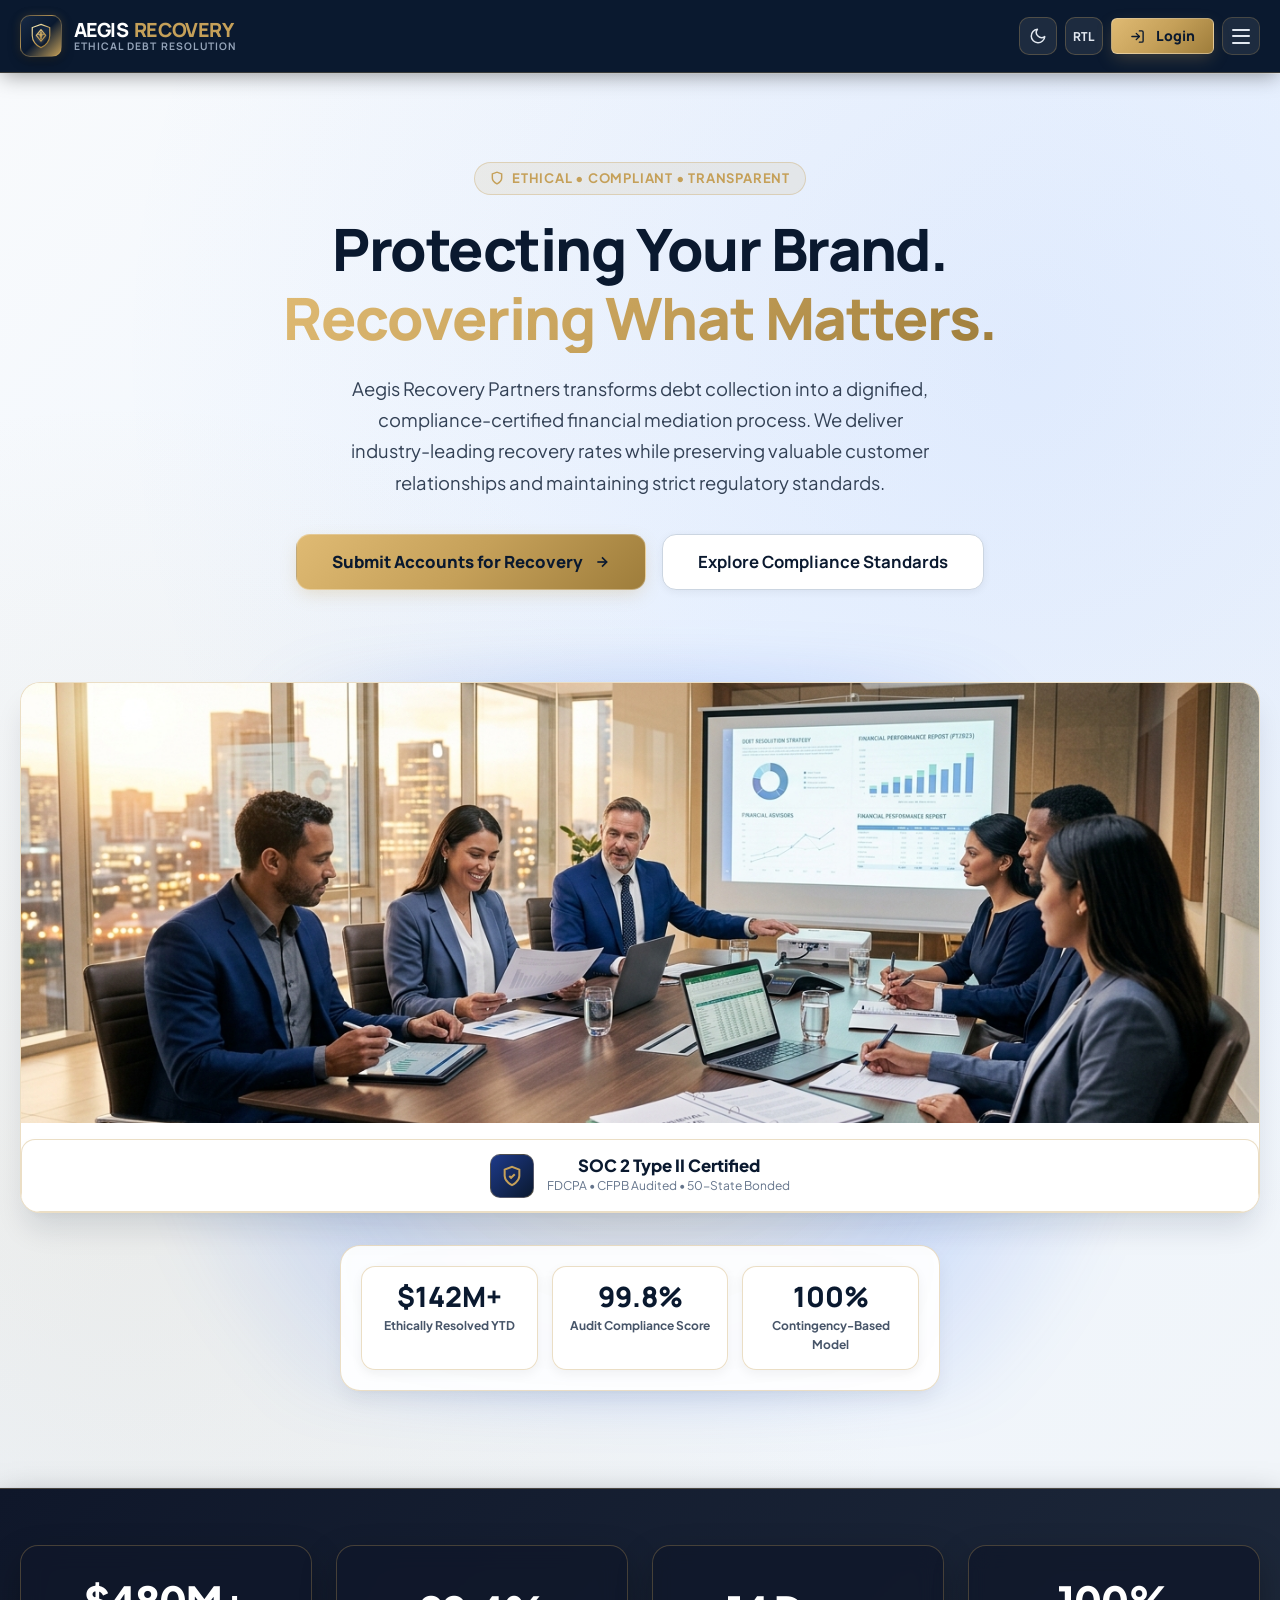
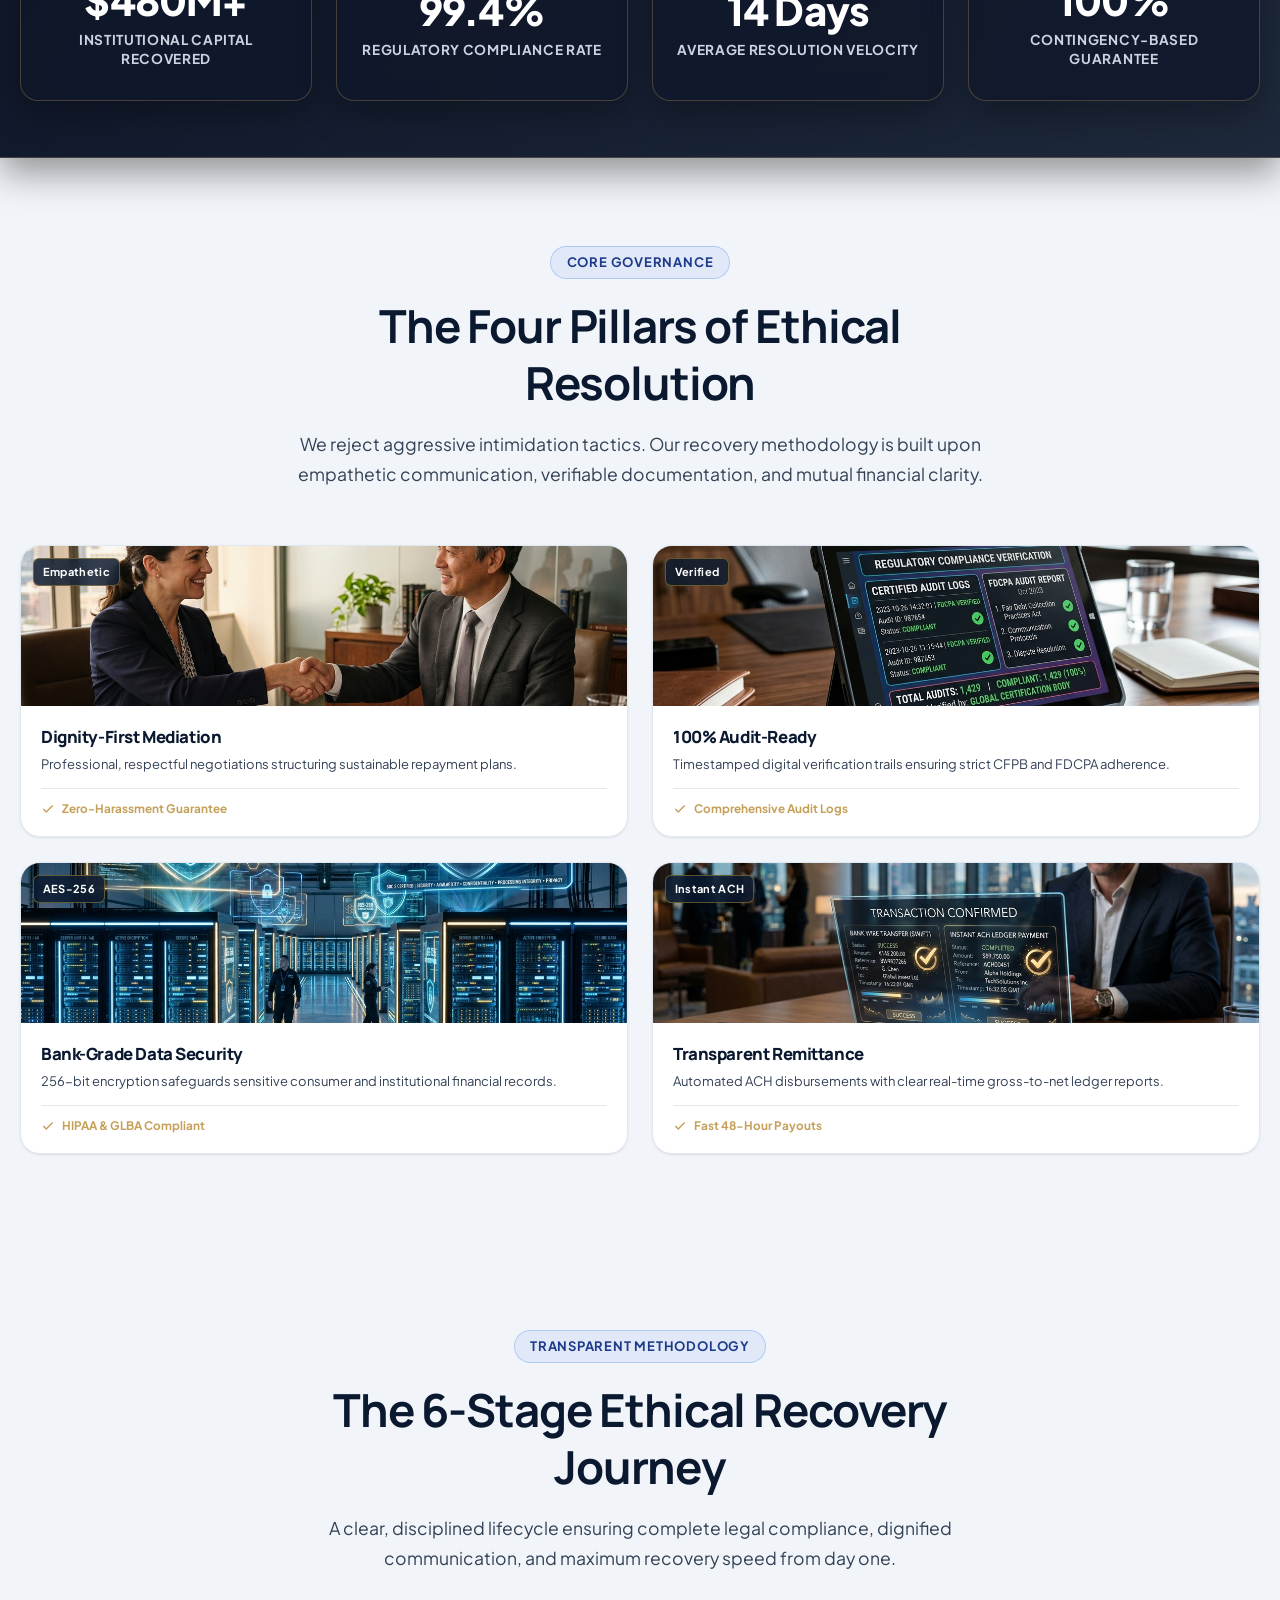
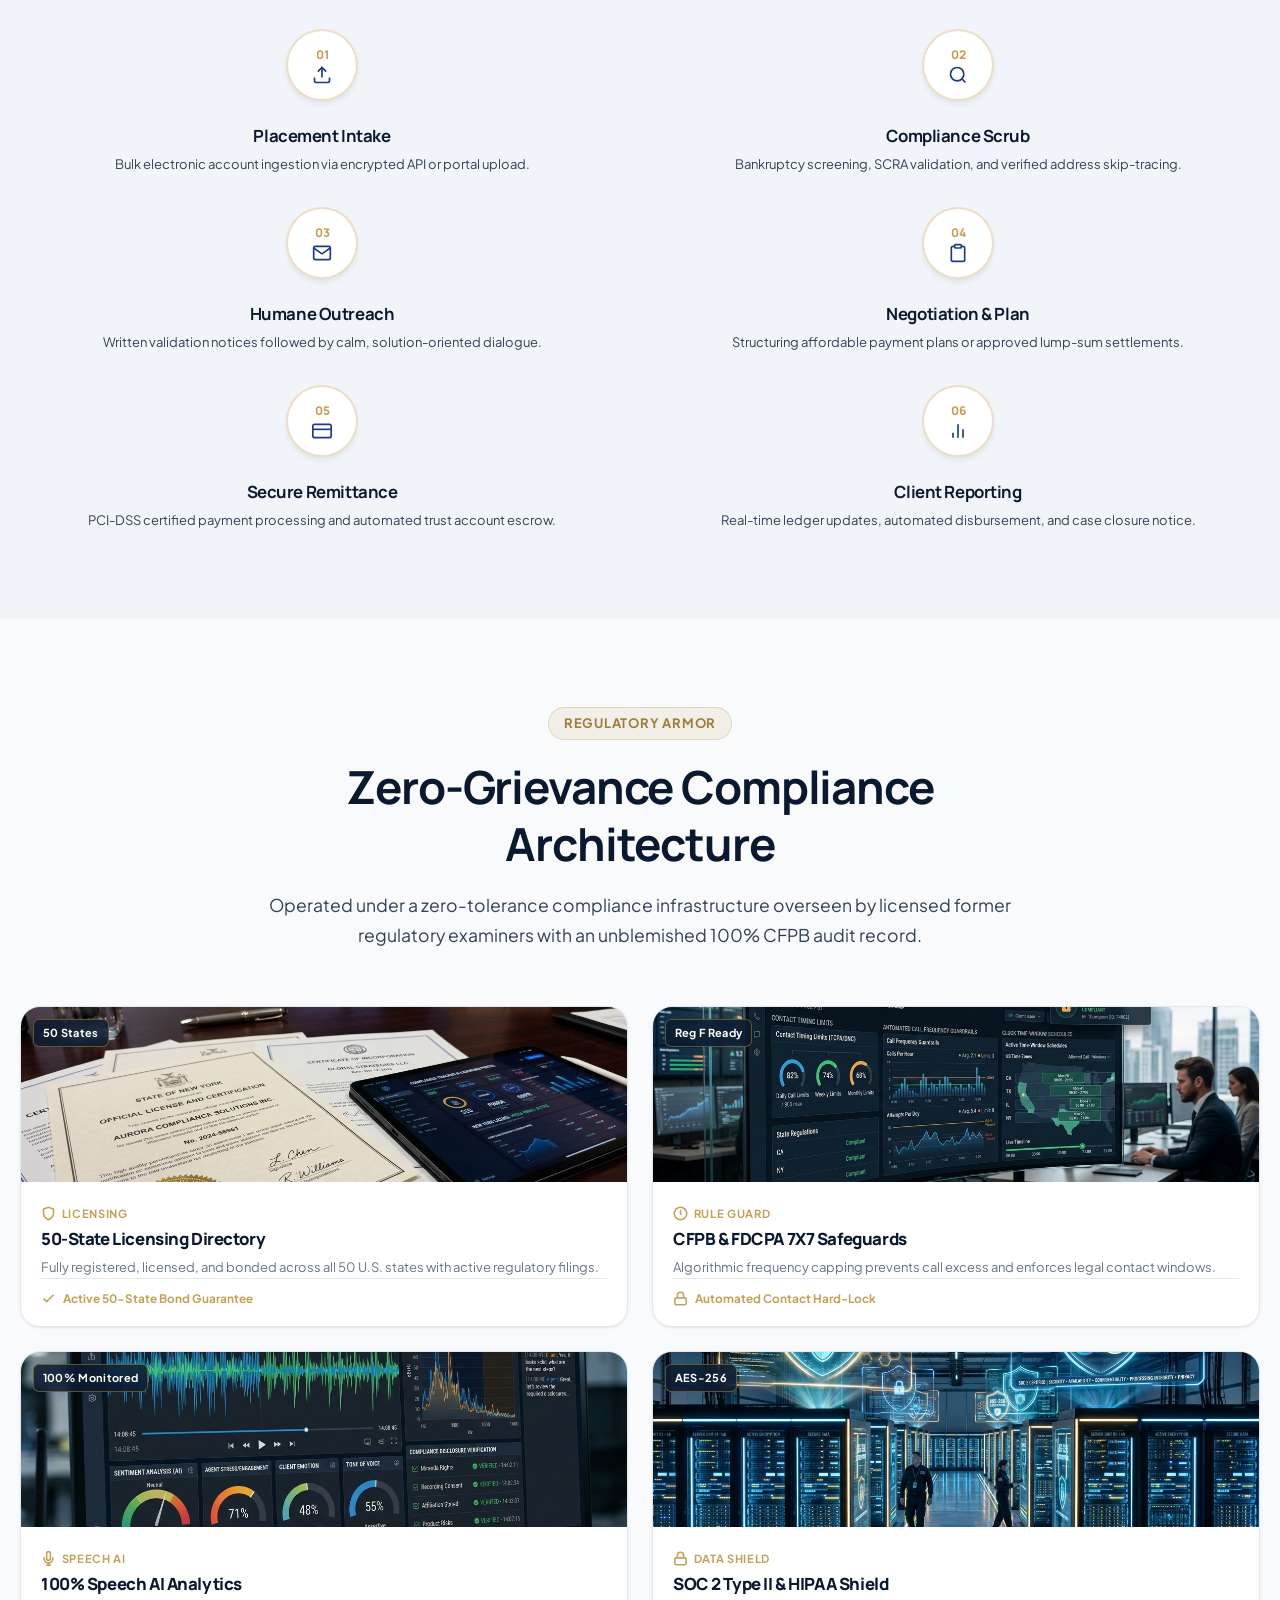
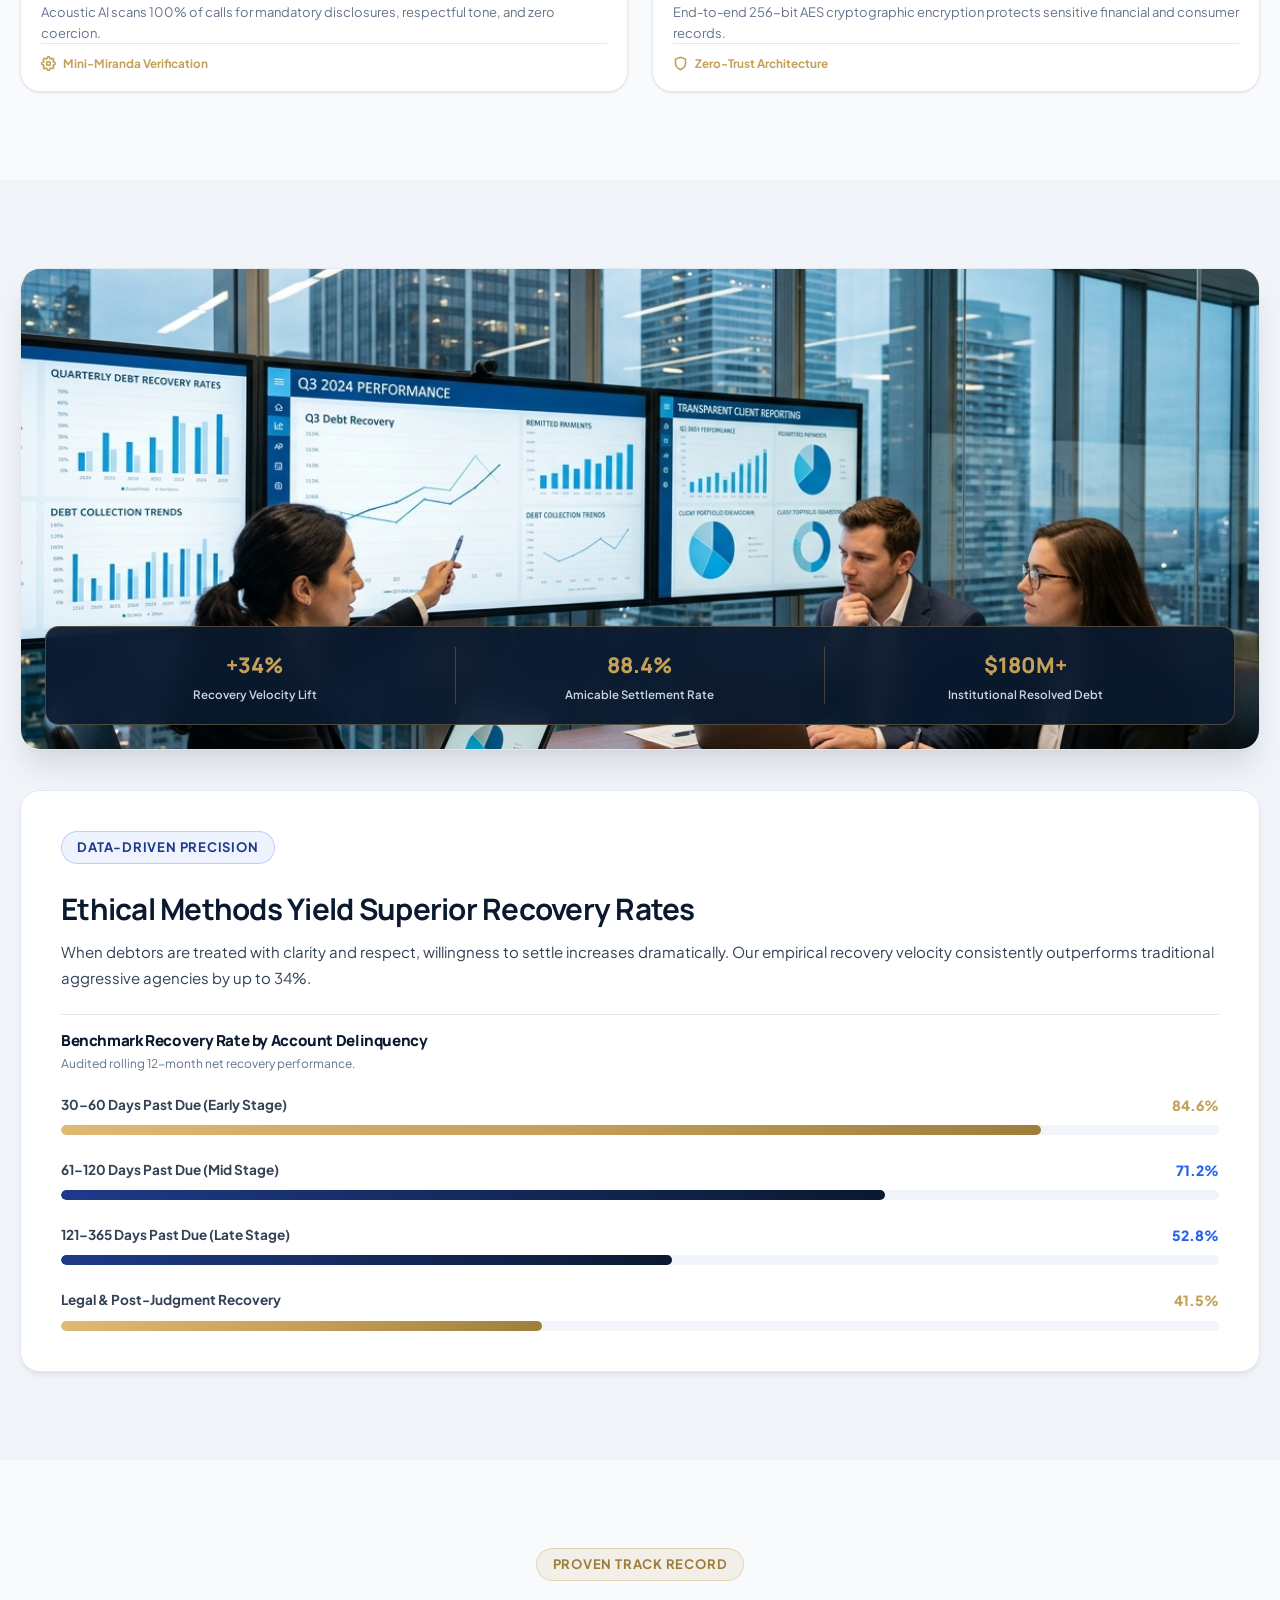
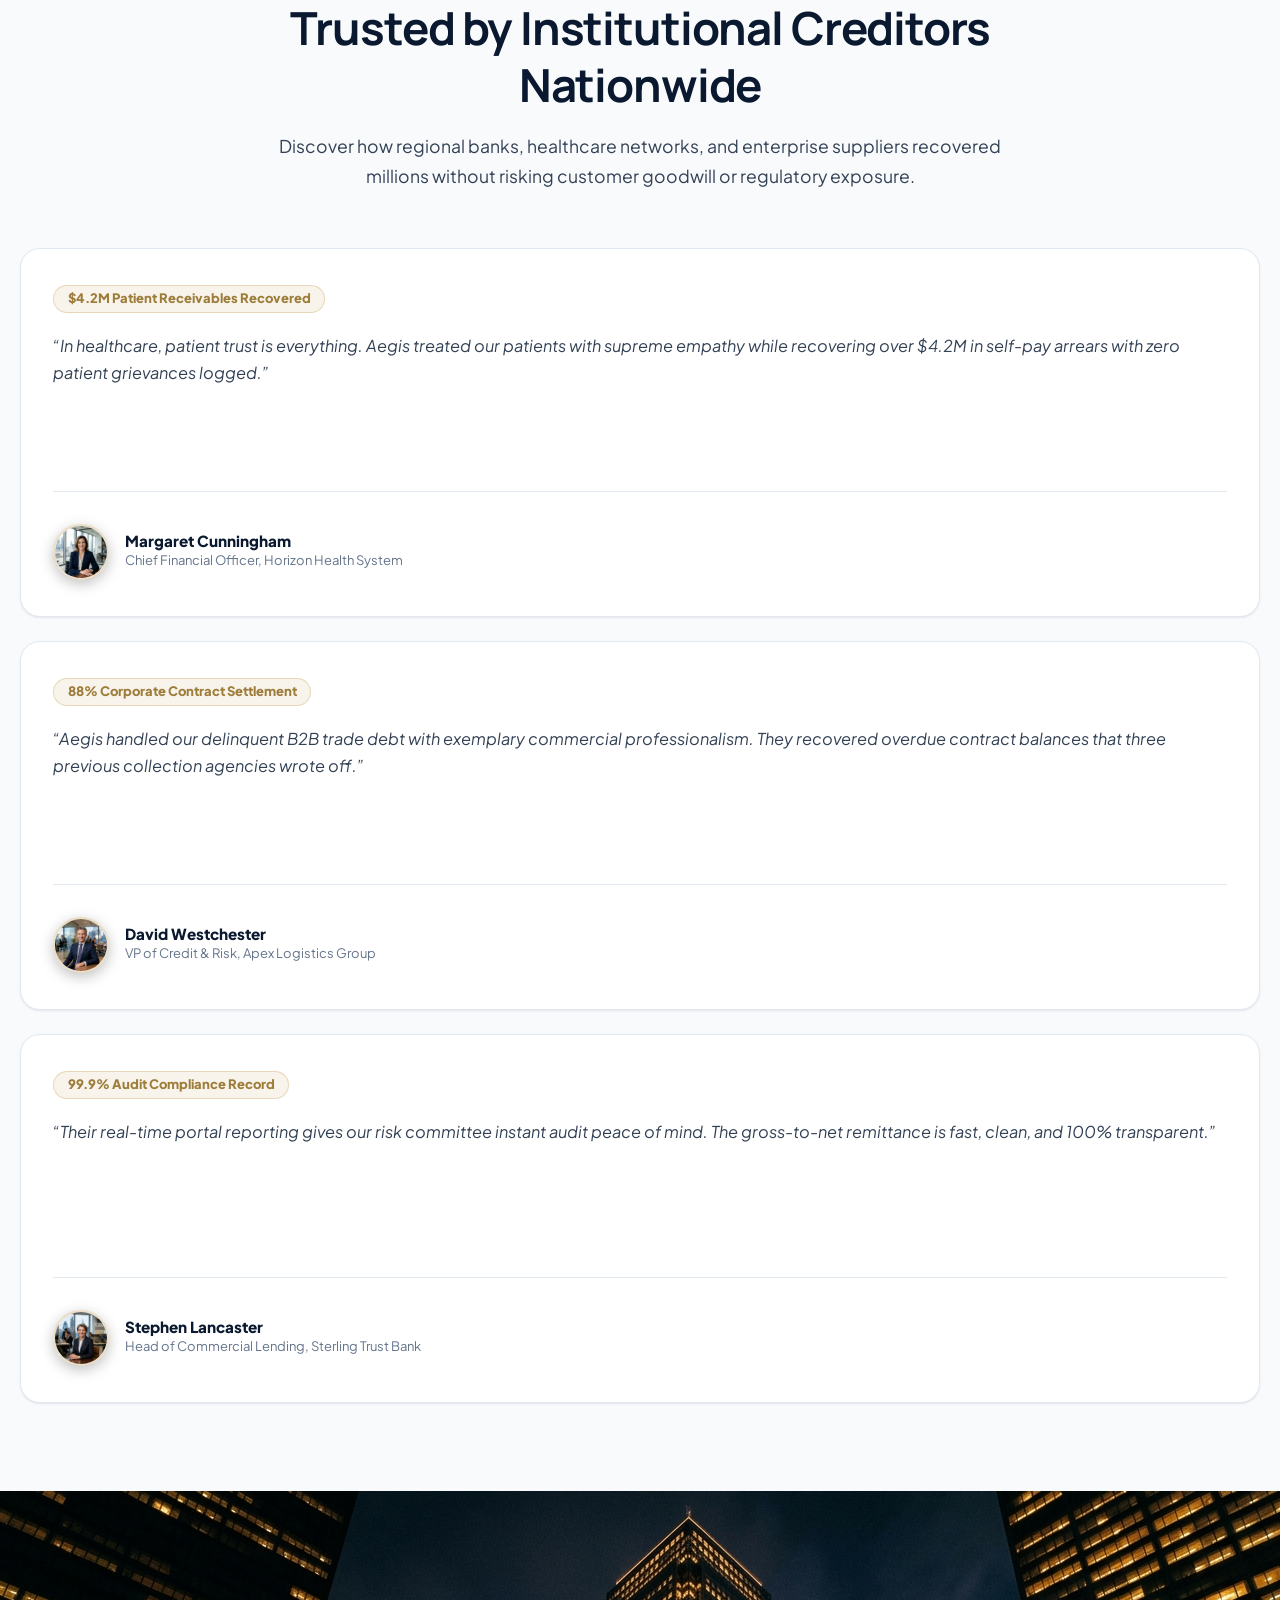
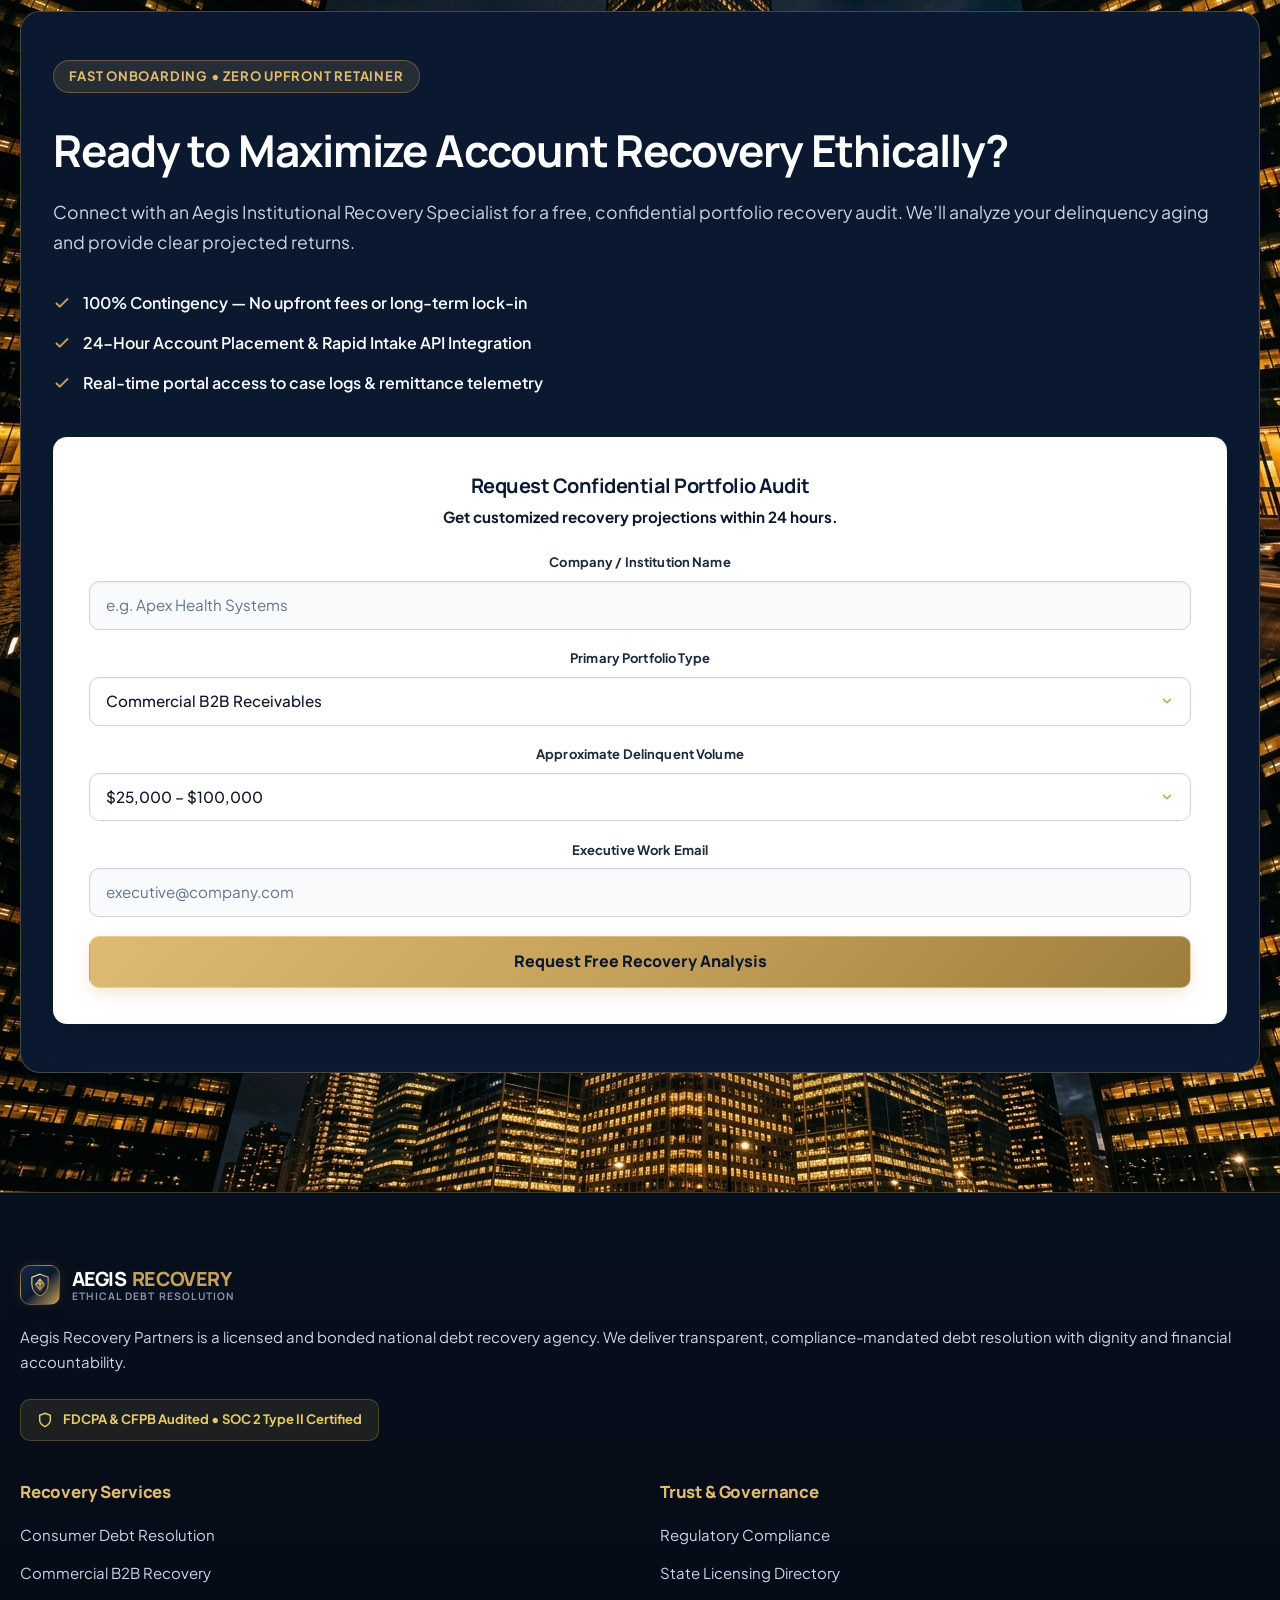
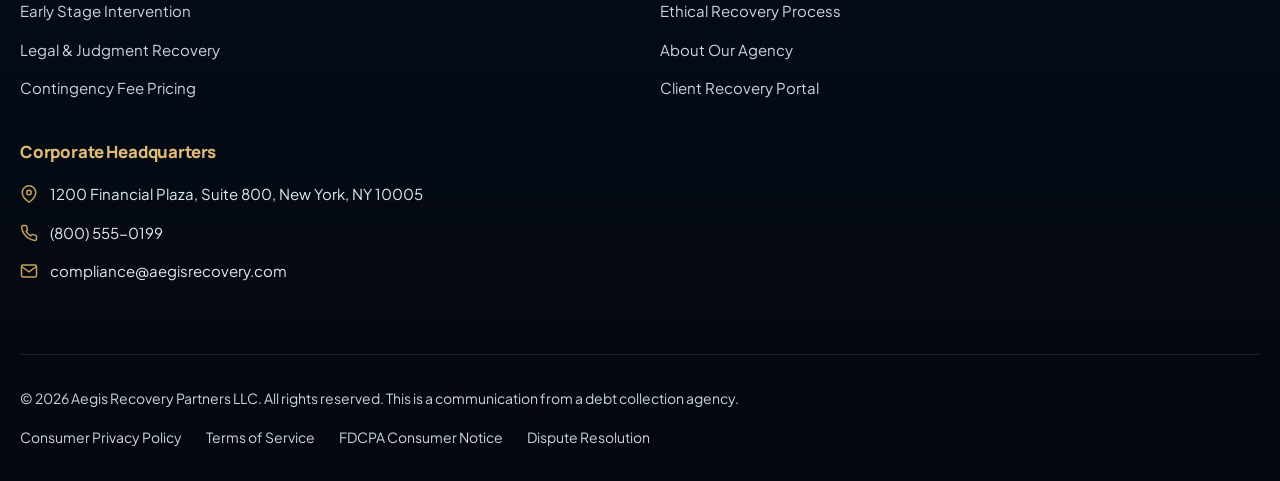
<file: index.html>
<!DOCTYPE html>
<html lang="en" data-theme="light" dir="ltr">

<head>
  <meta charset="UTF-8">
  <meta name="viewport" content="width=device-width, initial-scale=1.0">
  <meta name="description"
    content="Aegis Recovery Partners — Premier ethical debt recovery agency providing transparent commercial and consumer debt resolution with strict compliance.">
  <meta name="keywords"
    content="debt collection agency, ethical debt recovery, commercial debt resolution, compliance debt recovery, consumer account resolution">
  <title>Aegis Recovery Partners | Ethical & Compliance-First Debt Resolution</title>

  <!-- Favicon -->
  <link rel="icon" type="image/svg+xml" href="assets/images/icons/favicon.svg">

  <!-- Core CSS -->
  <link rel="stylesheet" href="assets/css/style.css?v=303">
  <link rel="stylesheet" href="assets/css/responsive.css?v=303">
  <script>
    window.toggleMobileMenu = function (e) {
      if (e) {
        if (e.preventDefault) e.preventDefault();
        if (e.stopPropagation) e.stopPropagation();
      }
      var drawer = document.getElementById('mobileDrawer');
      var overlay = document.getElementById('mobileOverlay') || document.getElementById('drawerOverlay');
      var hamburgers = document.querySelectorAll('.hamburger-btn, #hamburgerBtn');
      if (!drawer) return;

      var isOpen = drawer.classList.contains('is-open') || drawer.classList.contains('active');
      if (isOpen) {
        drawer.classList.remove('is-open', 'active');
        if (overlay) overlay.classList.remove('is-open', 'active');
        hamburgers.forEach(function (btn) {
          btn.classList.remove('is-active', 'active');
          btn.setAttribute('aria-expanded', 'false');
        });
        document.body.classList.remove('menu-open');
      } else {
        drawer.classList.add('is-open', 'active');
        if (overlay) overlay.classList.add('is-open', 'active');
        hamburgers.forEach(function (btn) {
          btn.classList.add('is-active', 'active');
          btn.setAttribute('aria-expanded', 'true');
        });
        document.body.classList.add('menu-open');
      }

      var dropdownTargets = drawer.querySelectorAll('.mobile-nav-item, .has-dropdown, .has-submenu, .mobile-submenu, .mobile-dropdown-toggle');
      dropdownTargets.forEach(function (item) {
        item.classList.remove('is-expanded', 'active', 'show', 'open');
      });
    };
  </script>
  <style>
    /* Direct priority styling for Hero Stats Row & Below Hero Stats Counter Strip */
    .hero-stats-row.hero-visual-stats {
      display: grid !important;
      grid-template-columns: repeat(3, 1fr) !important;
      gap: 0.85rem !important;
      margin-top: 2rem !important;
      width: 100% !important;
    }

    @media (max-width: 639px) {
      .hero-stats-row.hero-visual-stats {
        grid-template-columns: 1fr !important;
        gap: 0.75rem !important;
      }
    }

    .hero-stats-pod {
      background: rgba(255, 255, 255, 0.92) !important;
      backdrop-filter: blur(8px) !important;
      border: 1.5px solid rgba(197, 160, 89, 0.35) !important;
      border-radius: 14px !important;
      padding: 0.85rem 0.75rem !important;
      text-align: center !important;
      overflow: hidden !important;
      box-sizing: border-box !important;
      max-width: 100% !important;
      box-shadow: 0 4px 12px rgba(0, 0, 0, 0.05) !important;
    }

    [data-theme="dark"] .hero-stats-pod {
      background: rgba(15, 23, 42, 0.8) !important;
      border-color: rgba(197, 160, 89, 0.3) !important;
      box-shadow: 0 4px 12px rgba(0, 0, 0, 0.3) !important;
    }

    .hero-stat-number {
      color: #0A192F !important;
      line-height: 1.1 !important;
      font-weight: 800 !important;
      font-size: clamp(1.2rem, 4.5vw, 1.75rem) !important;
      word-break: keep-all !important;
      overflow-wrap: normal !important;
      max-width: 100% !important;
    }

    [data-theme="dark"] .hero-stat-number {
      color: #DFBA73 !important;
    }

    .hero-stat-label {
      font-size: 0.75rem !important;
      font-weight: 700 !important;
      color: #475569 !important;
      margin-top: 0.25rem !important;
    }

    [data-theme="dark"] .hero-stat-label {
      color: #CBD5E1 !important;
    }

    /* Stats Counter Strip Below Hero */
    .stats-counter-strip {
      padding: 3.5rem 0 !important;
      background: linear-gradient(135deg, #0F172A 0%, #1E293B 100%) !important;
      border-top: 1.5px solid rgba(197, 160, 89, 0.3) !important;
      border-bottom: 1.5px solid rgba(197, 160, 89, 0.3) !important;
      position: relative !important;
      z-index: 10 !important;
      box-shadow: 0 15px 35px rgba(0, 0, 0, 0.4) !important;
      width: 100% !important;
    }

    .stats-counter-grid {
      display: grid !important;
      grid-template-columns: repeat(4, 1fr) !important;
      gap: 1.5rem !important;
      align-items: stretch !important;
    }

    .stat-counter-card {
      background: rgba(15, 23, 42, 0.8) !important;
      backdrop-filter: blur(12px) !important;
      -webkit-backdrop-filter: blur(12px) !important;
      border: 1.5px solid rgba(197, 160, 89, 0.3) !important;
      border-radius: 18px !important;
      padding: 2rem 1.5rem !important;
      text-align: center !important;
      box-shadow: 0 15px 35px rgba(0, 0, 0, 0.3) !important;
      transition: transform 0.35s ease, border-color 0.35s ease, box-shadow 0.35s ease !important;
      display: flex !important;
      flex-direction: column !important;
      justify-content: center !important;
      align-items: center !important;
    }

    .stat-counter-card:hover {
      transform: translateY(-6px) !important;
      border-color: #C5A059 !important;
      box-shadow: 0 20px 40px rgba(197, 160, 89, 0.25) !important;
    }

    .stat-number-display {
      font-family: inherit !important;
      font-size: 2.5rem !important;
      font-weight: 900 !important;
      color: #DFBA73 !important;
      line-height: 1.1 !important;
      margin-bottom: 0.5rem !important;
      letter-spacing: -0.02em !important;
    }

    .stat-label-text {
      font-size: 0.85rem !important;
      font-weight: 700 !important;
      color: #E2E8F0 !important;
      line-height: 1.4 !important;
      text-transform: uppercase !important;
      letter-spacing: 0.05em !important;
    }

    @media (max-width: 1023px) {
      .stats-counter-grid {
        grid-template-columns: repeat(2, 1fr) !important;
        gap: 1.25rem !important;
      }
    }

    @media (max-width: 639px) {
      .stats-counter-grid {
        grid-template-columns: 1fr !important;
        gap: 1rem !important;
      }
    }

    /* High contrast styling for CTA assessment form subtitle */
    .cta-form-desc,
    .cta-form p,
    .cta-placement-box .cta-form p,
    .cta-placement-box .cta-form-desc,
    html[data-theme="light"] .cta-placement-box .cta-form p,
    html[data-theme="light"] .cta-placement-box .cta-form-desc,
    html[data-theme="light"] .cta-form-desc,
    html[data-theme="light"] .cta-form p {
      color: #0F172A !important;
      font-size: 0.95rem !important;
      font-weight: 700 !important;
      margin-bottom: 1.5rem !important;
      line-height: 1.5 !important;
    }

    [data-theme="dark"] .cta-form-desc,
    [data-theme="dark"] .cta-form p,
    [data-theme="dark"] .cta-placement-box .cta-form p,
    [data-theme="dark"] .cta-placement-box .cta-form-desc,
    html[data-theme="dark"] .cta-form-desc,
    html[data-theme="dark"] .cta-form p,
    html[data-theme="dark"] .cta-placement-box .cta-form p,
    html[data-theme="dark"] .cta-placement-box .cta-form-desc {
      color: #F8FAFC !important;
      font-size: 0.95rem !important;
      font-weight: 700 !important;
      margin-bottom: 1.5rem !important;
      line-height: 1.5 !important;
    }
  </style>
</head>

<body>

  <!-- PAGE PRELOADER -->
  <div id="pagePreloader"
    style="position: fixed; inset: 0; z-index: 999999; background-color: #0A192F; display: flex; flex-direction: column; align-items: center; justify-content: center; gap: 1.25rem;">
    <div class="preloader-spinner-ring"></div>
    <div class="preloader-brand-box">
      <div class="preloader-text-brand">AEGIS <span class="gold-accent">RECOVERY</span></div>
    </div>
    <div class="preloader-bar-track">
      <div class="preloader-bar-fill"></div>
    </div>
  </div>

  <!-- ==========================================================================
       PUBLIC HEADER / NAVBAR (BALANCED SPACING & CLEAN NAV LABELS)
       ========================================================================== -->
  <header class="site-header" id="siteHeader">
    <div class="container">
      <nav class="navbar" aria-label="Main Navigation">
        <!-- Logo / Brand with Attractive Shield Emblem -->
        <a href="index.html" class="nav-brand" aria-label="Aegis Recovery Partners Homepage">
          <div class="brand-emblem">
            <img src="assets/images/icons/logo.svg" alt="Aegis Logo Emblem" width="28" height="28">
          </div>
          <div class="brand-text">
            <span class="brand-title">AEGIS <span class="gold-accent">RECOVERY</span></span>
            <span class="brand-subtitle">Ethical Debt Resolution</span>
          </div>
        </a>

        <!-- Main Navigation Menu (Clean Labels, Compact Spacing) -->
        <ul class="nav-menu" id="navMenu">
          <!-- 1. Home (Dropdown: Home 1, Home 2) -->
          <li class="nav-item nav-dropdown" id="homeDropdown">
            <a href="index.html" class="nav-link active" id="homeDropdownToggle" aria-haspopup="true"
              aria-expanded="false">
              <span>Home</span>
              <span class="dropdown-arrow">▼</span>
            </a>
            <div class="dropdown-menu" aria-labelledby="homeDropdownToggle">
              <a href="index.html" class="dropdown-item active">
                <div class="dropdown-item-content">
                  <span class="dropdown-item-title">Home 1 — Ethical Recovery</span>
                  <span class="dropdown-item-desc">Trust-first commercial &amp; consumer resolution</span>
                </div>
              </a>
              <a href="home-2.html" class="dropdown-item">
                <div class="dropdown-item-content">
                  <span class="dropdown-item-title">Home 2 — Compliance &amp; Intelligence</span>
                  <span class="dropdown-item-desc">Editorial data-driven debt recovery</span>
                </div>
              </a>
            </div>
          </li>

          <!-- 2. About -->
          <li class="nav-item">
            <a href="about.html" class="nav-link">About</a>
          </li>

          <!-- 3. Services -->
          <li class="nav-item">
            <a href="services.html" class="nav-link">Services</a>
          </li>

          <!-- 4. Compliance & Licensing -->
          <li class="nav-item">
            <a href="compliance.html" class="nav-link">Compliance &amp; Licensing</a>
          </li>

          <!-- 5. Pricing -->
          <li class="nav-item">
            <a href="pricing.html" class="nav-link">Pricing</a>
          </li>

          <!-- 6. Recovery Process -->
          <li class="nav-item">
            <a href="recovery-process.html" class="nav-link">Recovery Process</a>
          </li>

          <!-- 7. Contact -->
          <li class="nav-item">
            <a href="contact.html" class="nav-link">Contact</a>
          </li>

          <!-- 8. Dashboard (Clean Label Format) -->
          <li class="nav-item">
            <a href="dashboard.html" class="nav-link">Dashboard</a>
          </li>
        </ul>

        <!-- Right Controls: Theme Toggle, RTL Toggle, Login Button, Mobile Hamburger -->
        <div class="nav-actions">
          <!-- Theme Toggle -->
          <button type="button" class="icon-btn theme-toggle-btn" aria-label="Toggle light and dark mode"
            id="themeToggleBtn">
            <span class="theme-icon">
              <svg width="17" height="17" viewBox="0 0 24 24" fill="none" stroke="currentColor" stroke-width="2"
                stroke-linecap="round" stroke-linejoin="round">
                <path d="M21 12.79A9 9 0 1 1 11.21 3 7 7 0 0 0 21 12.79z"></path>
              </svg>
            </span>
          </button>

          <!-- RTL/LTR Toggle -->
          <button type="button" class="icon-btn rtl-toggle-btn" aria-label="Toggle text direction RTL/LTR"
            id="rtlToggleBtn">
            <span class="dir-label" style="font-size: 0.75rem; font-weight: 700;">RTL</span>
          </button>

          <!-- Login Button -->
          <a href="login.html" class="btn btn-gold btn-sm" id="navLoginBtn">
            <svg width="15" height="15" viewBox="0 0 24 24" fill="none" stroke="currentColor" stroke-width="2.2"
              stroke-linecap="round" stroke-linejoin="round">
              <path d="M15 3h4a2 2 0 0 1 2 2v14a2 2 0 0 1-2 2h-4"></path>
              <polyline points="10 17 15 12 10 7"></polyline>
              <line x1="15" y1="12" x2="3" y2="12"></line>
            </svg>
            <span>Login</span>
          </a>

          <!-- Hamburger Button (Mobile) -->
          <button type="button" class="hamburger-btn" id="hamburgerBtn" aria-label="Toggle navigation menu"
            aria-expanded="false" aria-controls="mobileDrawer" onclick="toggleMobileMenu(event)">
            <span class="hamburger-line"></span>
            <span class="hamburger-line"></span>
            <span class="hamburger-line"></span>
          </button>
        </div>
      </nav>
    </div>
  </header>

  <!-- ==========================================================================
       MOBILE DRAWER NAVIGATION
       ========================================================================== -->
  <div class="mobile-overlay" id="mobileOverlay" aria-hidden="true"></div>
  <aside class="mobile-drawer" id="mobileDrawer" aria-label="Mobile Navigation Drawer">
    <div class="mobile-drawer-header">
      <a href="index.html" class="nav-brand">
        <div class="brand-emblem" style="width: 38px; height: 38px;">
          <img src="assets/images/icons/logo.svg" alt="Aegis Logo" width="24" height="24">
        </div>
        <div class="brand-text">
          <span class="brand-title" style="font-size: 1.1rem;">AEGIS <span class="gold-accent">RECOVERY</span></span>
        </div>
      </a>
      <button type="button" class="icon-btn" id="drawerCloseBtn" aria-label="Close navigation menu">
        <svg width="20" height="20" viewBox="0 0 24 24" fill="none" stroke="currentColor" stroke-width="2"
          stroke-linecap="round" stroke-linejoin="round">
          <line x1="18" y1="6" x2="6" y2="18"></line>
          <line x1="6" y1="6" x2="18" y2="18"></line>
        </svg>
      </button>
    </div>

    <ul class="mobile-nav-list">
      <li class="mobile-nav-item has-dropdown">
        <a href="#" class="mobile-nav-link mobile-dropdown-toggle active">
          <span>Home</span>
          <span class="dropdown-arrow">▼</span>
        </a>
        <div class="mobile-submenu">
          <a href="index.html" class="mobile-submenu-link active">Home 1 — Ethical Recovery</a>
          <a href="home-2.html" class="mobile-submenu-link">Home 2 — Compliance &amp; Intelligence</a>
        </div>
      </li>
      <li class="mobile-nav-item"><a href="about.html" class="mobile-nav-link">About</a></li>
      <li class="mobile-nav-item"><a href="services.html" class="mobile-nav-link">Services</a></li>
      <li class="mobile-nav-item"><a href="compliance.html" class="mobile-nav-link">Compliance &amp; Licensing</a></li>
      <li class="mobile-nav-item"><a href="pricing.html" class="mobile-nav-link">Pricing</a></li>
      <li class="mobile-nav-item"><a href="recovery-process.html" class="mobile-nav-link">Recovery Process</a></li>
      <li class="mobile-nav-item"><a href="contact.html" class="mobile-nav-link">Contact</a></li>
      <li class="mobile-nav-item"><a href="dashboard.html" class="mobile-nav-link">Dashboard</a></li>
    </ul>

    <div class="mobile-drawer-footer">
      <a href="login.html" class="btn btn-gold btn-sm" style="width: 100%;">
        <svg width="16" height="16" viewBox="0 0 24 24" fill="none" stroke="currentColor" stroke-width="2.2">
          <path d="M15 3h4a2 2 0 0 1 2 2v14a2 2 0 0 1-2 2h-4"></path>
          <polyline points="10 17 15 12 10 7"></polyline>
          <line x1="15" y1="12" x2="3" y2="12"></line>
        </svg>
        <span>Portal Login</span>
      </a>
    </div>
  </aside>

  <!-- ==========================================================================
       MAIN CONTENT (EXACTLY 8 MEANINGFUL HOME 1 SECTIONS)
       ========================================================================== -->
  <main id="mainContent" role="main">

    <!-- ==========================================================================
         SECTION 1: ETHICAL RECOVERY HERO
         ========================================================================== -->
    <section class="hero-section" id="hero" aria-label="Hero Section">
      <div class="container">
        <div class="hero-grid">
          <!-- Hero Text Content -->
          <div class="hero-content reveal-fade-left">
            <span class="section-tag">
              <svg width="14" height="14" viewBox="0 0 24 24" fill="none" stroke="currentColor" stroke-width="2.5">
                <path d="M12 22s8-4 8-10V5l-8-3-8 3v7c0 6 8 10 8 10z"></path>
              </svg>
              <span>Ethical &bull; Compliant &bull; Transparent</span>
            </span>
            <h1 class="hero-title">
              Protecting Your Brand.<br>
              <span class="hero-title-highlight">Recovering What Matters.</span>
            </h1>
            <p class="hero-description">
              Aegis Recovery Partners transforms debt collection into a dignified, compliance-certified financial
              mediation process. We deliver industry-leading recovery rates while preserving valuable customer
              relationships and maintaining strict regulatory standards.
            </p>
            <div class="hero-cta-group">
              <a href="#placement-cta" class="btn btn-gold btn-lg">
                <span>Submit Accounts for Recovery</span>
                <svg width="16" height="16" viewBox="0 0 24 24" fill="none" stroke="currentColor" stroke-width="2.5">
                  <line x1="5" y1="12" x2="19" y2="12"></line>
                  <polyline points="12 5 19 12 12 19"></polyline>
                </svg>
              </a>
              <a href="compliance.html" class="btn btn-outline-white btn-lg">Explore Compliance Standards</a>
            </div>
          </div>

          <!-- Hero Visual Representation -->
          <div class="hero-visual-wrapper reveal-fade-right">
            <div class="hero-image-frame visual-media-frame">
              <img src="assets/images/hero/hero-consultation.webp"
                alt="Aegis Financial Recovery Consultation Boardroom Meeting" width="600" height="440">

              <!-- Floating Trust Badge (Nested Inside Image Frame Bottom-Left) -->
              <div class="hero-floating-badge">
                <div class="floating-badge-icon">
                  <svg width="22" height="22" viewBox="0 0 24 24" fill="none" stroke="currentColor" stroke-width="2.2">
                    <path d="M12 22s8-4 8-10V5l-8-3-8 3v7c0 6 8 10 8 10z"></path>
                    <polyline points="9 12 11 14 15 10"></polyline>
                  </svg>
                </div>
                <div>
                  <div class="floating-badge-title">SOC 2 Type II Certified</div>
                  <div class="floating-badge-desc">FDCPA &bull; CFPB Audited &bull; 50-State Bonded</div>
                </div>
              </div>
            </div>

            <!-- Key Metric Row (Positioned Directly Below Hero Image Frame) -->
            <div class="hero-stats-row hero-visual-stats">
              <div class="hero-stat-item hero-stats-pod">
                <div class="hero-stat-number" data-counter="142" data-prefix="$" data-suffix="M+">$142M+</div>
                <div class="hero-stat-label">Ethically Resolved YTD</div>
              </div>
              <div class="hero-stat-item hero-stats-pod">
                <div class="hero-stat-number" data-counter="99.8" data-decimals="1" data-suffix="%">99.8%</div>
                <div class="hero-stat-label">Audit Compliance Score</div>
              </div>
              <div class="hero-stat-item hero-stats-pod">
                <div class="hero-stat-number" data-counter="100" data-suffix="%">100%</div>
                <div class="hero-stat-label">Contingency-Based Model</div>
              </div>
            </div>
          </div>
        </div>
      </div>
    </section>

    <!-- ==========================================================================
         VISUAL STATS COUNTER BANNER (GYM-LEMON-ZETA RHYTHM)
         ========================================================================== -->
    <section class="stats-counter-strip" aria-label="Key Performance Statistics">
      <div class="container">
        <div class="stats-counter-grid">
          <div class="stat-counter-card reveal-fade-up delay-100">
            <div class="stat-number-display" data-counter="480" data-prefix="$" data-suffix="M+">$480M+</div>
            <div class="stat-label-text">Institutional Capital Recovered</div>
          </div>
          <div class="stat-counter-card reveal-fade-up delay-200">
            <div class="stat-number-display" data-counter="99.4" data-decimals="1" data-suffix="%">99.4%</div>
            <div class="stat-label-text">Regulatory Compliance Rate</div>
          </div>
          <div class="stat-counter-card reveal-fade-up delay-300">
            <div class="stat-number-display" data-counter="14" data-suffix=" Days">14 Days</div>
            <div class="stat-label-text">Average Resolution Velocity</div>
          </div>
          <div class="stat-counter-card reveal-fade-up delay-400">
            <div class="stat-number-display" data-counter="100" data-suffix="%">100%</div>
            <div class="stat-label-text">Contingency-Based Guarantee</div>
          </div>
        </div>
      </div>
    </section>


    <!-- ==========================================================================
         SECTION 2: RESPONSIBLE RECOVERY PRINCIPLES (BENTO GRID)
         ========================================================================== -->
    <section class="section" id="principles" style="background-color: var(--bg-surface-alt);"
      aria-label="Ethical Recovery Principles">
      <div class="container">
        <div class="section-header reveal-fade-up">
          <span class="section-tag section-tag-sapphire">Core Governance</span>
          <h2 class="section-title">The Four Pillars of Ethical Resolution</h2>
          <p class="section-desc">
            We reject aggressive intimidation tactics. Our recovery methodology is built upon empathetic communication,
            verifiable documentation, and mutual financial clarity.
          </p>
        </div>

        <div class="principles-grid">
          <!-- Pillar 1: Dignity-First Mediation -->
          <div class="principle-card reveal-fade-up delay-100">
            <div class="principle-card-thumb">
              <img src="assets/images/sections/principle-dignity.jpg" alt="Dignity-First Ethical Mediation" loading="lazy" width="400" height="260">
              <span class="principle-card-badge">Empathetic</span>
            </div>
            <div class="principle-card-body">
              <h3 class="principle-card-title">Dignity-First Mediation</h3>
              <p class="principle-card-desc">Professional, respectful negotiations structuring sustainable repayment plans.</p>
              <div class="principle-footer">
                <svg width="14" height="14" viewBox="0 0 24 24" fill="none" stroke="currentColor" stroke-width="2.5">
                  <polyline points="20 6 9 17 4 12"></polyline>
                </svg>
                <span>Zero-Harassment Guarantee</span>
              </div>
            </div>
          </div>

          <!-- Pillar 2: 100% Audit-Ready -->
          <div class="principle-card reveal-fade-up delay-200">
            <div class="principle-card-thumb">
              <img src="assets/images/sections/principle-audit.jpg" alt="100% Audit-Ready Compliance Trail" loading="lazy" width="400" height="260">
              <span class="principle-card-badge">Verified</span>
            </div>
            <div class="principle-card-body">
              <h3 class="principle-card-title">100% Audit-Ready</h3>
              <p class="principle-card-desc">Timestamped digital verification trails ensuring strict CFPB and FDCPA adherence.</p>
              <div class="principle-footer">
                <svg width="14" height="14" viewBox="0 0 24 24" fill="none" stroke="currentColor" stroke-width="2.5">
                  <polyline points="20 6 9 17 4 12"></polyline>
                </svg>
                <span>Comprehensive Audit Logs</span>
              </div>
            </div>
          </div>

          <!-- Pillar 3: Bank-Grade Security -->
          <div class="principle-card reveal-fade-up delay-300">
            <div class="principle-card-thumb">
              <img src="assets/images/sections/principle-security.jpg" alt="Bank-Grade Data Security Vault" loading="lazy" width="400" height="260">
              <span class="principle-card-badge">AES-256</span>
            </div>
            <div class="principle-card-body">
              <h3 class="principle-card-title">Bank-Grade Data Security</h3>
              <p class="principle-card-desc">256-bit encryption safeguards sensitive consumer and institutional financial records.</p>
              <div class="principle-footer">
                <svg width="14" height="14" viewBox="0 0 24 24" fill="none" stroke="currentColor" stroke-width="2.5">
                  <polyline points="20 6 9 17 4 12"></polyline>
                </svg>
                <span>HIPAA &amp; GLBA Compliant</span>
              </div>
            </div>
          </div>

          <!-- Pillar 4: Transparent Remittance -->
          <div class="principle-card reveal-fade-up delay-400">
            <div class="principle-card-thumb">
              <img src="assets/images/sections/principle-remittance.jpg" alt="Transparent Remittance and Payouts" loading="lazy" width="400" height="260">
              <span class="principle-card-badge">Instant ACH</span>
            </div>
            <div class="principle-card-body">
              <h3 class="principle-card-title">Transparent Remittance</h3>
              <p class="principle-card-desc">Automated ACH disbursements with clear real-time gross-to-net ledger reports.</p>
              <div class="principle-footer">
                <svg width="14" height="14" viewBox="0 0 24 24" fill="none" stroke="currentColor" stroke-width="2.5">
                  <polyline points="20 6 9 17 4 12"></polyline>
                </svg>
                <span>Fast 48-Hour Payouts</span>
              </div>
            </div>
          </div>
        </div>
      </div>
    </section>



    <!-- ==========================================================================
         SECTION 4: HOW OUR RECOVERY PROCESS WORKS (6-STAGE WORKFLOW)
         ========================================================================== -->
    <section class="section" id="process" style="background-color: var(--bg-surface-alt);"
      aria-label="Recovery Process">
      <div class="container">
        <div class="section-header reveal-fade-up">
          <span class="section-tag section-tag-sapphire">Transparent Methodology</span>
          <h2 class="section-title">The 6-Stage Ethical Recovery Journey</h2>
          <p class="section-desc">
            A clear, disciplined lifecycle ensuring complete legal compliance, dignified communication, and maximum
            recovery speed from day one.
          </p>
        </div>

        <div class="workflow-timeline">
          <!-- Step 1 -->
          <div class="workflow-step reveal-fade-up delay-100">
            <div class="workflow-node">
              <span class="workflow-node-num">01</span>
              <svg width="20" height="20" viewBox="0 0 24 24" fill="none" stroke="currentColor" stroke-width="2">
                <path d="M21 15v4a2 2 0 0 1-2 2H5a2 2 0 0 1-2-2v-4"></path>
                <polyline points="17 8 12 3 7 8"></polyline>
                <line x1="12" y1="3" x2="12" y2="15"></line>
              </svg>
            </div>
            <h4 class="workflow-step-title">Placement Intake</h4>
            <p class="workflow-step-desc">Bulk electronic account ingestion via encrypted API or portal upload.</p>
          </div>

          <!-- Step 2 -->
          <div class="workflow-step reveal-fade-up delay-200">
            <div class="workflow-node">
              <span class="workflow-node-num">02</span>
              <svg width="20" height="20" viewBox="0 0 24 24" fill="none" stroke="currentColor" stroke-width="2">
                <circle cx="11" cy="11" r="8"></circle>
                <line x1="21" y1="21" x2="16.65" y2="16.65"></line>
              </svg>
            </div>
            <h4 class="workflow-step-title">Compliance Scrub</h4>
            <p class="workflow-step-desc">Bankruptcy screening, SCRA validation, and verified address skip-tracing.</p>
          </div>

          <!-- Step 3 -->
          <div class="workflow-step reveal-fade-up delay-300">
            <div class="workflow-node">
              <span class="workflow-node-num">03</span>
              <svg width="20" height="20" viewBox="0 0 24 24" fill="none" stroke="currentColor" stroke-width="2">
                <path d="M4 4h16c1.1 0 2 .9 2 2v12c0 1.1-.9 2-2 2H4c-1.1 0-2-.9-2-2V6c0-1.1.9-2 2-2z"></path>
                <polyline points="22,6 12,13 2,6"></polyline>
              </svg>
            </div>
            <h4 class="workflow-step-title">Humane Outreach</h4>
            <p class="workflow-step-desc">Written validation notices followed by calm, solution-oriented dialogue.</p>
          </div>

          <!-- Step 4 -->
          <div class="workflow-step reveal-fade-up delay-400">
            <div class="workflow-node">
              <span class="workflow-node-num">04</span>
              <svg width="20" height="20" viewBox="0 0 24 24" fill="none" stroke="currentColor" stroke-width="2">
                <path d="M16 4h2a2 2 0 0 1 2 2v14a2 2 0 0 1-2 2H6a2 2 0 0 1-2-2V6a2 2 0 0 1 2-2h2"></path>
                <rect x="8" y="2" width="8" height="4" rx="1" ry="1"></rect>
              </svg>
            </div>
            <h4 class="workflow-step-title">Negotiation &amp; Plan</h4>
            <p class="workflow-step-desc">Structuring affordable payment plans or approved lump-sum settlements.</p>
          </div>

          <!-- Step 5 -->
          <div class="workflow-step reveal-fade-up delay-500">
            <div class="workflow-node">
              <span class="workflow-node-num">05</span>
              <svg width="20" height="20" viewBox="0 0 24 24" fill="none" stroke="currentColor" stroke-width="2">
                <rect x="1" y="4" width="22" height="16" rx="2" ry="2"></rect>
                <line x1="1" y1="10" x2="23" y2="10"></line>
              </svg>
            </div>
            <h4 class="workflow-step-title">Secure Remittance</h4>
            <p class="workflow-step-desc">PCI-DSS certified payment processing and automated trust account escrow.</p>
          </div>

          <!-- Step 6 -->
          <div class="workflow-step reveal-fade-up delay-600">
            <div class="workflow-node">
              <span class="workflow-node-num">06</span>
              <svg width="20" height="20" viewBox="0 0 24 24" fill="none" stroke="currentColor" stroke-width="2">
                <line x1="18" y1="20" x2="18" y2="10"></line>
                <line x1="12" y1="20" x2="12" y2="4"></line>
                <line x1="6" y1="20" x2="6" y2="14"></line>
              </svg>
            </div>
            <h4 class="workflow-step-title">Client Reporting</h4>
            <p class="workflow-step-desc">Real-time ledger updates, automated disbursement, and case closure notice.</p>
          </div>
        </div>
      </div>
    </section>

    <!-- ==========================================================================
         SECTION 5: COMPLIANCE, LICENSING & AUDITING (SPLIT SHOWCASE)
         ========================================================================== -->
    <!-- ==========================================================================
         SECTION 5: COMPLIANCE, LICENSING & AUDITING (HORIZONTAL SHOWCASE)
         ========================================================================== -->
    <section class="section" id="compliance" aria-label="Compliance and Licensing">
      <div class="container">
        <div class="section-header reveal-fade-up">
          <span class="section-tag">Regulatory Armor</span>
          <h2 class="section-title">Zero-Grievance Compliance Architecture</h2>
          <p class="section-desc">
            Operated under a zero-tolerance compliance infrastructure overseen by licensed former regulatory examiners with an unblemished 100% CFPB audit record.
          </p>
        </div>

        <div class="compliance-horizontal-grid">
          <!-- Card 1: 50-State Licensing Directory -->
          <div class="compliance-h-card reveal-fade-up">
            <div class="compliance-h-thumb">
              <img src="assets/images/sections/compliance-licensing.jpg" alt="50-State Licensing & Bonded Directory" loading="lazy" width="400" height="300">
              <span class="compliance-h-badge">50 States</span>
            </div>
            <div class="compliance-h-content">
              <div class="compliance-h-main">
                <div class="compliance-h-tag">
                  <svg width="15" height="15" viewBox="0 0 24 24" fill="none" stroke="currentColor" stroke-width="2.5">
                    <path d="M12 22s8-4 8-10V5l-8-3-8 3v7c0 6 8 10 8 10z"></path>
                  </svg>
                  <span>Licensing</span>
                </div>
                <h3 class="compliance-h-title">50-State Licensing Directory</h3>
                <p class="compliance-h-desc">Fully registered, licensed, and bonded across all 50 U.S. states with active regulatory filings.</p>
              </div>
              <div class="compliance-h-footer">
                <svg width="15" height="15" viewBox="0 0 24 24" fill="none" stroke="currentColor" stroke-width="2.5">
                  <polyline points="20 6 9 17 4 12"></polyline>
                </svg>
                <span>Active 50-State Bond Guarantee</span>
              </div>
            </div>
          </div>

          <!-- Card 2: CFPB & FDCPA Safeguards -->
          <div class="compliance-h-card reveal-fade-up" style="transition-delay: 0.1s;">
            <div class="compliance-h-thumb">
              <img src="assets/images/sections/compliance-fdcpa.jpg" alt="CFPB and FDCPA Contact Safeguards" loading="lazy" width="400" height="300">
              <span class="compliance-h-badge">Reg F Ready</span>
            </div>
            <div class="compliance-h-content">
              <div class="compliance-h-main">
                <div class="compliance-h-tag">
                  <svg width="15" height="15" viewBox="0 0 24 24" fill="none" stroke="currentColor" stroke-width="2.5">
                    <circle cx="12" cy="12" r="10"></circle>
                    <polyline points="12 6 12 12 14 14"></polyline>
                  </svg>
                  <span>Rule Guard</span>
                </div>
                <h3 class="compliance-h-title">CFPB &amp; FDCPA 7X7 Safeguards</h3>
                <p class="compliance-h-desc">Algorithmic frequency capping prevents call excess and enforces legal contact windows.</p>
              </div>
              <div class="compliance-h-footer">
                <svg width="15" height="15" viewBox="0 0 24 24" fill="none" stroke="currentColor" stroke-width="2.5">
                  <rect x="3" y="11" width="18" height="11" rx="2" ry="2"></rect>
                  <path d="M7 11V7a5 5 0 0 1 10 0v4"></path>
                </svg>
                <span>Automated Contact Hard-Lock</span>
              </div>
            </div>
          </div>

          <!-- Card 3: 100% Speech AI Analytics -->
          <div class="compliance-h-card reveal-fade-up" style="transition-delay: 0.2s;">
            <div class="compliance-h-thumb">
              <img src="assets/images/sections/compliance-speech.jpg" alt="Speech AI Acoustic Analytics" loading="lazy" width="400" height="300">
              <span class="compliance-h-badge">100% Monitored</span>
            </div>
            <div class="compliance-h-content">
              <div class="compliance-h-main">
                <div class="compliance-h-tag">
                  <svg width="15" height="15" viewBox="0 0 24 24" fill="none" stroke="currentColor" stroke-width="2.5">
                    <path d="M12 1a3 3 0 0 0-3 3v8a3 3 0 0 0 6 0V4a3 3 0 0 0-3-3z"></path>
                    <path d="M19 10v2a7 7 0 0 1-14 0v-2"></path>
                    <line x1="12" y1="19" x2="12" y2="23"></line>
                    <line x1="8" y1="23" x2="16" y2="23"></line>
                  </svg>
                  <span>Speech AI</span>
                </div>
                <h3 class="compliance-h-title">100% Speech AI Analytics</h3>
                <p class="compliance-h-desc">Acoustic AI scans 100% of calls for mandatory disclosures, respectful tone, and zero coercion.</p>
              </div>
              <div class="compliance-h-footer">
                <svg width="15" height="15" viewBox="0 0 24 24" fill="none" stroke="currentColor" stroke-width="2.5">
                  <circle cx="12" cy="12" r="3"></circle>
                  <path d="M19.4 15a1.65 1.65 0 0 0 .33 1.82l.06.06a2 2 0 0 1 0 2.83 2 2 0 0 1-2.83 0l-.06-.06a1.65 1.65 0 0 0-1.82-.33 1.65 1.65 0 0 0-1 1.51V21a2 2 0 0 1-2 2 2 2 0 0 1-2-2v-.09A1.65 1.65 0 0 0 9 19.4a1.65 1.65 0 0 0-1.82.33l-.06.06a2 2 0 0 1-2.83 0 2 2 0 0 1 0-2.83l.06-.06a1.65 1.65 0 0 0 .33-1.82 1.65 1.65 0 0 0-1.51-1H3a2 2 0 0 1-2-2 2 2 0 0 1 2-2h.09A1.65 1.65 0 0 0 4.6 9a1.65 1.65 0 0 0-.33-1.82l-.06-.06a2 2 0 0 1 0-2.83 2 2 0 0 1 2.83 0l.06.06a1.65 1.65 0 0 0 1.82.33H9a1.65 1.65 0 0 0 1-1.51V3a2 2 0 0 1 2-2 2 2 0 0 1 2 2v.09a1.65 1.65 0 0 0 1 1.51 1.65 1.65 0 0 0 1.82-.33l.06-.06a2 2 0 0 1 2.83 0 2 2 0 0 1 0 2.83l-.06.06a1.65 1.65 0 0 0-.33 1.82V9a1.65 1.65 0 0 0 1.51 1H21a2 2 0 0 1 2 2 2 2 0 0 1-2 2h-.09a1.65 1.65 0 0 0-1.51 1z"></path>
                </svg>
                <span>Mini-Miranda Verification</span>
              </div>
            </div>
          </div>

          <!-- Card 4: SOC 2 Type II & HIPAA Shield -->
          <div class="compliance-h-card reveal-fade-up" style="transition-delay: 0.3s;">
            <div class="compliance-h-thumb">
              <img src="assets/images/sections/compliance-soc2.jpg" alt="SOC 2 Type II and HIPAA Shield Security" loading="lazy" width="400" height="300">
              <span class="compliance-h-badge">AES-256</span>
            </div>
            <div class="compliance-h-content">
              <div class="compliance-h-main">
                <div class="compliance-h-tag">
                  <svg width="15" height="15" viewBox="0 0 24 24" fill="none" stroke="currentColor" stroke-width="2.5">
                    <rect x="3" y="11" width="18" height="11" rx="2" ry="2"></rect>
                    <path d="M7 11V7a5 5 0 0 1 10 0v4"></path>
                  </svg>
                  <span>Data Shield</span>
                </div>
                <h3 class="compliance-h-title">SOC 2 Type II &amp; HIPAA Shield</h3>
                <p class="compliance-h-desc">End-to-end 256-bit AES cryptographic encryption protects sensitive financial and consumer records.</p>
              </div>
              <div class="compliance-h-footer">
                <svg width="15" height="15" viewBox="0 0 24 24" fill="none" stroke="currentColor" stroke-width="2.5">
                  <path d="M12 22s8-4 8-10V5l-8-3-8 3v7c0 6 8 10 8 10z"></path>
                </svg>
                <span>Zero-Trust Architecture</span>
              </div>
            </div>
          </div>
        </div>
      </div>
    </section>

    <!-- ==========================================================================
         SECTION 6: PERFORMANCE INTELLIGENCE & ANALYTICS (PANORAMIC PERFORMANCE ARENA)
         ========================================================================== -->
    <section class="section" id="performance" style="background-color: var(--bg-surface-alt);"
      aria-label="Recovery Performance Analytics">
      <div class="container">
        <div class="home-performance-arena">
          <!-- Left: Big Panoramic Visual with Glassmorphic Bottom Stats Overlay -->
          <div class="performance-visual-card reveal-fade-left">
            <img src="assets/images/sections/financial-analyst-charts.webp"
              alt="Financial analysts presenting recovery performance metrics" width="700" height="480">
            <div class="performance-stats-overlay">
              <div>
                <div class="perf-overlay-val">+34%</div>
                <div class="perf-overlay-label">Recovery Velocity Lift</div>
              </div>
              <div
                style="border-left: 1px solid rgba(197, 160, 89, 0.3); border-right: 1px solid rgba(197, 160, 89, 0.3);">
                <div class="perf-overlay-val">88.4%</div>
                <div class="perf-overlay-label">Amicable Settlement Rate</div>
              </div>
              <div>
                <div class="perf-overlay-val">$180M+</div>
                <div class="perf-overlay-label">Institutional Resolved Debt</div>
              </div>
            </div>
          </div>

          <!-- Right: Delinquency Yield Card with High Impact Typography -->
          <div class="analytics-bars-card reveal-fade-right">
            <span class="section-tag section-tag-sapphire">Data-Driven Precision</span>
            <h2 class="section-title" style="font-size: 1.85rem; margin-top: 0.5rem; margin-bottom: 0.75rem;">Ethical
              Methods Yield Superior Recovery Rates</h2>
            <p class="section-desc" style="font-size: 0.9375rem; margin-bottom: 1.5rem;">
              When debtors are treated with clarity and respect, willingness to settle increases dramatically. Our
              empirical recovery velocity consistently outperforms traditional aggressive agencies by up to 34%.
            </p>

            <div style="padding-top: 1rem; border-top: 1px solid var(--border-color);">
              <h4 style="font-size: 0.95rem; font-weight: 800; color: var(--text-main); margin-bottom: 0.25rem;">
                Benchmark Recovery Rate by Account Delinquency</h4>
              <p style="font-size: 0.75rem; color: var(--text-muted); margin-bottom: 1.25rem;">Audited rolling 12-month
                net recovery performance.</p>

              <div class="progress-group" style="margin-top: 0;">
                <div>
                  <div class="progress-header">
                    <span style="font-size: 0.85rem;">30–60 Days Past Due (Early Stage)</span>
                    <span style="color: var(--color-accent); font-weight: 800; font-size: 0.875rem;">84.6%</span>
                  </div>
                  <div class="progress-bar-bg">
                    <div class="progress-bar-fill gold" data-width="84.6%" style="width: 84.6%;"></div>
                  </div>
                </div>

                <div>
                  <div class="progress-header">
                    <span style="font-size: 0.85rem;">61–120 Days Past Due (Mid Stage)</span>
                    <span style="color: var(--color-secondary); font-weight: 800; font-size: 0.875rem;">71.2%</span>
                  </div>
                  <div class="progress-bar-bg">
                    <div class="progress-bar-fill" data-width="71.2%" style="width: 71.2%;"></div>
                  </div>
                </div>

                <div>
                  <div class="progress-header">
                    <span style="font-size: 0.85rem;">121–365 Days Past Due (Late Stage)</span>
                    <span style="color: var(--color-secondary); font-weight: 800; font-size: 0.875rem;">52.8%</span>
                  </div>
                  <div class="progress-bar-bg">
                    <div class="progress-bar-fill" data-width="52.8%" style="width: 52.8%;"></div>
                  </div>
                </div>

                <div>
                  <div class="progress-header">
                    <span style="font-size: 0.85rem;">Legal &amp; Post-Judgment Recovery</span>
                    <span style="color: var(--color-accent); font-weight: 800; font-size: 0.875rem;">41.5%</span>
                  </div>
                  <div class="progress-bar-bg">
                    <div class="progress-bar-fill gold" data-width="41.5%" style="width: 41.5%;"></div>
                  </div>
                </div>
              </div>
            </div>
          </div>
        </div>
      </div>
    </section>

    <!-- ==========================================================================
         SECTION 7: CLIENT CASE STUDIES & TESTIMONIALS
         ========================================================================== -->
    <section class="section" id="testimonials" aria-label="Client Case Studies">
      <div class="container">
        <div class="section-header reveal-fade-up">
          <span class="section-tag">Proven Track Record</span>
          <h2 class="section-title">Trusted by Institutional Creditors Nationwide</h2>
          <p class="section-desc">
            Discover how regional banks, healthcare networks, and enterprise suppliers recovered millions without
            risking customer goodwill or regulatory exposure.
          </p>
        </div>

        <div class="testimonials-grid">
          <!-- Testimonial 1 -->
          <div class="testimonial-card reveal-fade-up delay-100">
            <div class="testimonial-top-area">
              <span class="testimonial-metric-pill">$4.2M Patient Receivables Recovered</span>
              <p class="testimonial-quote">
                &ldquo;In healthcare, patient trust is everything. Aegis treated our patients with supreme empathy while
                recovering over $4.2M in self-pay arrears with zero patient grievances logged.&rdquo;
              </p>
            </div>
            <div class="testimonial-divider" aria-hidden="true"></div>
            <div class="testimonial-author">
              <img src="assets/images/sections/testimonial-client2.jpg" alt="Margaret Cunningham"
                class="avatar-profile-headshot" width="60" height="60">
              <div>
                <div class="author-name">Margaret Cunningham</div>
                <div class="author-role">Chief Financial Officer, Horizon Health System</div>
              </div>
            </div>
          </div>

          <!-- Testimonial 2 -->
          <div class="testimonial-card reveal-fade-up delay-200">
            <div class="testimonial-top-area">
              <span class="testimonial-metric-pill">88% Corporate Contract Settlement</span>
              <p class="testimonial-quote">
                &ldquo;Aegis handled our delinquent B2B trade debt with exemplary commercial professionalism. They
                recovered overdue contract balances that three previous collection agencies wrote off.&rdquo;
              </p>
            </div>
            <div class="testimonial-divider" aria-hidden="true"></div>
            <div class="testimonial-author">
              <img src="assets/images/sections/testimonial-client1.jpg" alt="David Westchester"
                class="avatar-profile-headshot" width="60" height="60">
              <div>
                <div class="author-name">David Westchester</div>
                <div class="author-role">VP of Credit &amp; Risk, Apex Logistics Group</div>
              </div>
            </div>
          </div>

          <!-- Testimonial 3 -->
          <div class="testimonial-card reveal-fade-up delay-300">
            <div class="testimonial-top-area">
              <span class="testimonial-metric-pill">99.9% Audit Compliance Record</span>
              <p class="testimonial-quote">
                &ldquo;Their real-time portal reporting gives our risk committee instant audit peace of mind. The
                gross-to-net remittance is fast, clean, and 100% transparent.&rdquo;
              </p>
            </div>
            <div class="testimonial-divider" aria-hidden="true"></div>
            <div class="testimonial-author">
              <img src="assets/images/sections/testimonial-client3.jpg" alt="Stephen Lancaster"
                class="avatar-profile-headshot" width="60" height="60">
              <div>
                <div class="author-name">Stephen Lancaster</div>
                <div class="author-role">Head of Commercial Lending, Sterling Trust Bank</div>
              </div>
            </div>
          </div>
        </div>
      </div>
    </section>

    <!-- ==========================================================================
         SECTION 8: HIGH-CONVERSION ENTERPRISE PLACEMENT CTA (FULL-BLEED SKYLINE BANNER)
         ========================================================================== -->
    <section class="section section-lg fullbleed-cta-section" id="placement-cta" aria-label="Placement Consultation"
      style="background-image: url('assets/images/sections/cta-bg-skyline.jpg');">
      <div class="fullbleed-cta-overlay"></div>
      <div class="container fullbleed-cta-content">
        <div class="cta-placement-box reveal-scale"
          style="background: rgba(15, 23, 42, 0.75); backdrop-filter: blur(16px); -webkit-backdrop-filter: blur(16px); border: 1px solid rgba(197, 160, 89, 0.35);">
          <div class="cta-grid">
            <!-- Left Info -->
            <div style="text-align: left;">
              <span class="section-tag"
                style="background: rgba(197, 160, 89, 0.15); color: #DFBA73; border-color: rgba(197, 160, 89, 0.4);">
                Fast Onboarding &bull; Zero Upfront Retainer
              </span>
              <h2
                style="color: #FFFFFF; font-size: clamp(2rem, 3vw + 0.5rem, 2.75rem); margin-top: 0.75rem; margin-bottom: 1.25rem;">
                Ready to Maximize Account Recovery Ethically?
              </h2>
              <p style="color: #CBD5E1; font-size: 1.1rem; line-height: 1.7; margin-bottom: 2rem;">
                Connect with an Aegis Institutional Recovery Specialist for a free, confidential portfolio recovery
                audit. We’ll analyze your delinquency aging and provide clear projected returns.
              </p>
              <div style="display: flex; flex-direction: column; gap: 0.85rem;">
                <div style="display: flex; align-items: center; gap: 0.75rem; color: #F8FAFC; font-weight: 600;">
                  <svg width="18" height="18" viewBox="0 0 24 24" fill="none" stroke="#C5A059" stroke-width="2.5">
                    <polyline points="20 6 9 17 4 12"></polyline>
                  </svg>
                  <span>100% Contingency — No upfront fees or long-term lock-in</span>
                </div>
                <div style="display: flex; align-items: center; gap: 0.75rem; color: #F8FAFC; font-weight: 600;">
                  <svg width="18" height="18" viewBox="0 0 24 24" fill="none" stroke="#C5A059" stroke-width="2.5">
                    <polyline points="20 6 9 17 4 12"></polyline>
                  </svg>
                  <span>24-Hour Account Placement &amp; Rapid Intake API Integration</span>
                </div>
                <div style="display: flex; align-items: center; gap: 0.75rem; color: #F8FAFC; font-weight: 600;">
                  <svg width="18" height="18" viewBox="0 0 24 24" fill="none" stroke="#C5A059" stroke-width="2.5">
                    <polyline points="20 6 9 17 4 12"></polyline>
                  </svg>
                  <span>Real-time portal access to case logs &amp; remittance telemetry</span>
                </div>
              </div>
            </div>

            <!-- Right Assessment Intake Form -->
            <div class="cta-form">
              <h3 class="cta-form-title">Request Confidential Portfolio Audit</h3>
              <p class="cta-form-desc" style="font-weight: 700; font-size: 0.95rem; margin-bottom: 1.5rem; line-height: 1.5;">Get customized recovery projections within 24 hours.</p>

              <form action="dashboard.html" method="get">
                <div class="form-group">
                  <label class="form-label" for="corpName">Company / Institution Name</label>
                  <input type="text" id="corpName" class="form-input" required placeholder="e.g. Apex Health Systems">
                </div>
                <div class="form-group">
                  <label class="form-label" for="portfolioType">Primary Portfolio Type</label>
                  <select id="portfolioType" class="form-select">
                    <option value="commercial">Commercial B2B Receivables</option>
                    <option value="consumer">Consumer Credit &amp; Lending</option>
                    <option value="medical">Healthcare &amp; Hospital Claims</option>
                    <option value="utility">Telecom, SaaS &amp; Utilities</option>
                  </select>
                </div>

                <div class="form-group">
                  <label class="form-label" for="debtVolume">Approximate Delinquent Volume</label>
                  <select id="debtVolume" class="form-select">
                    <option value="50k">$25,000 – $100,000</option>
                    <option value="250k">$100,000 – $500,000</option>
                    <option value="1m">$500,000 – $2,000,000</option>
                    <option value="5m+">$2,000,000+</option>
                  </select>
                </div>
                <div class="form-group">
                  <label class="form-label" for="workEmail">Executive Work Email</label>
                  <input type="email" id="workEmail" class="form-input" required placeholder="executive@company.com">
                </div>
                <button type="submit" class="btn btn-gold" style="width: 100%; padding: 0.9rem 1rem; font-size: clamp(0.9rem, 3.5vw, 1rem); line-height: 1.35; white-space: normal; text-align: center;">
                  Request Free Recovery Analysis
                </button>
              </form>
            </div>
          </div>
        </div>
      </div>
    </section>

  </main>

  <!-- ==========================================================================
       PUBLIC FOOTER
       ========================================================================== -->
  <footer class="site-footer" id="siteFooter">
    <div class="container">
      <div class="footer-top">
        <div class="footer-brand">
          <a href="index.html" class="nav-brand">
            <div class="brand-emblem" style="width: 40px; height: 40px;">
              <img src="assets/images/icons/logo.svg" alt="Aegis Logo" width="26" height="26">
            </div>
            <div class="brand-text">
              <span class="brand-title" style="color: #FFFFFF;">AEGIS <span class="gold-accent">RECOVERY</span></span>
              <span class="brand-subtitle" style="color: #8892B0;">Ethical Debt Resolution</span>
            </div>
          </a>
          <p class="footer-desc">
            Aegis Recovery Partners is a licensed and bonded national debt recovery agency. We deliver transparent,
            compliance-mandated debt resolution with dignity and financial accountability.
          </p>
          <div class="footer-compliance-badge">
            <svg width="16" height="16" viewBox="0 0 24 24" fill="none" stroke="currentColor" stroke-width="2.2">
              <path d="M12 22s8-4 8-10V5l-8-3-8 3v7c0 6 8 10 8 10z"></path>
            </svg>
            <span>FDCPA &amp; CFPB Audited &bull; SOC 2 Type II Certified</span>
          </div>
        </div>

        <div class="footer-col">
          <h4 class="footer-column-title">Recovery Services</h4>
          <ul class="footer-links">
            <li><a href="services.html">Consumer Debt Resolution</a></li>
            <li><a href="services.html">Commercial B2B Recovery</a></li>
            <li><a href="services.html">Early Stage Intervention</a></li>
            <li><a href="services.html">Legal &amp; Judgment Recovery</a></li>
            <li><a href="pricing.html">Contingency Fee Pricing</a></li>
          </ul>
        </div>

        <div class="footer-col">
          <h4 class="footer-column-title">Trust &amp; Governance</h4>
          <ul class="footer-links">
            <li><a href="compliance.html">Regulatory Compliance</a></li>
            <li><a href="compliance.html">State Licensing Directory</a></li>
            <li><a href="recovery-process.html">Ethical Recovery Process</a></li>
            <li><a href="about.html">About Our Agency</a></li>
            <li><a href="dashboard.html">Client Recovery Portal</a></li>
          </ul>
        </div>

        <div class="footer-col">
          <h4 class="footer-column-title">Corporate Headquarters</h4>
          <div class="footer-contact-item">
            <svg class="footer-contact-icon" width="18" height="18" viewBox="0 0 24 24" fill="none"
              stroke="currentColor" stroke-width="2">
              <path d="M21 10c0 7-9 13-9 13s-9-6-9-13a9 9 0 0 1 18 0z"></path>
              <circle cx="12" cy="10" r="3"></circle>
            </svg>
            <span>1200 Financial Plaza, Suite 800, New York, NY 10005</span>
          </div>
          <div class="footer-contact-item">
            <svg class="footer-contact-icon" width="18" height="18" viewBox="0 0 24 24" fill="none"
              stroke="currentColor" stroke-width="2">
              <path
                d="M22 16.92v3a2 2 0 0 1-2.18 2 19.79 19.79 0 0 1-8.63-3.07 19.5 19.5 0 0 1-6-6 19.79 19.79 0 0 1-3.07-8.67A2 2 0 0 1 4.11 2h3a2 2 0 0 1 2 1.72 12.84 12.84 0 0 0 .7 2.81 2 2 0 0 1-.45 2.11L8.09 9.91a16 16 0 0 0 6 6l1.27-1.27a2 2 0 0 1 2.11-.45 12.84 12.84 0 0 0 2.81.7A2 2 0 0 1 22 16.92z">
              </path>
            </svg>
            <span>(800) 555-0199</span>
          </div>
          <div class="footer-contact-item">
            <svg class="footer-contact-icon" width="18" height="18" viewBox="0 0 24 24" fill="none"
              stroke="currentColor" stroke-width="2">
              <path d="M4 4h16c1.1 0 2 .9 2 2v12c0 1.1-.9 2-2 2H4c-1.1 0-2-.9-2-2V6c0-1.1.9-2 2-2z"></path>
              <polyline points="22,6 12,13 2,6"></polyline>
            </svg>
            <span>compliance@aegisrecovery.com</span>
          </div>
        </div>
      </div>

      <div class="footer-bottom">
        <div>
          &copy; <span id="currentYear">2026</span> Aegis Recovery Partners LLC. All rights reserved. This is a
          communication from a debt collection agency.
        </div>
        <div class="footer-legal-links">
          <a href="compliance.html">Consumer Privacy Policy</a>
          <a href="compliance.html">Terms of Service</a>
          <a href="compliance.html">FDCPA Consumer Notice</a>
          <a href="compliance.html">Dispute Resolution</a>
        </div>
      </div>
    </div>
  </footer>

  <!-- Floating Back to Top Button -->
  <button type="button" class="back-to-top-btn back-to-top" id="backToTopBtn" aria-label="Scroll back to top of page">
    <svg width="20" height="20" viewBox="0 0 24 24" fill="none" stroke="currentColor" stroke-width="2.5"
      stroke-linecap="round" stroke-linejoin="round">
      <polyline points="18 15 12 9 6 15"></polyline>
    </svg>
  </button>

  <script src="assets/js/main.js?v=106"></script>
</body>

</html>
</file>
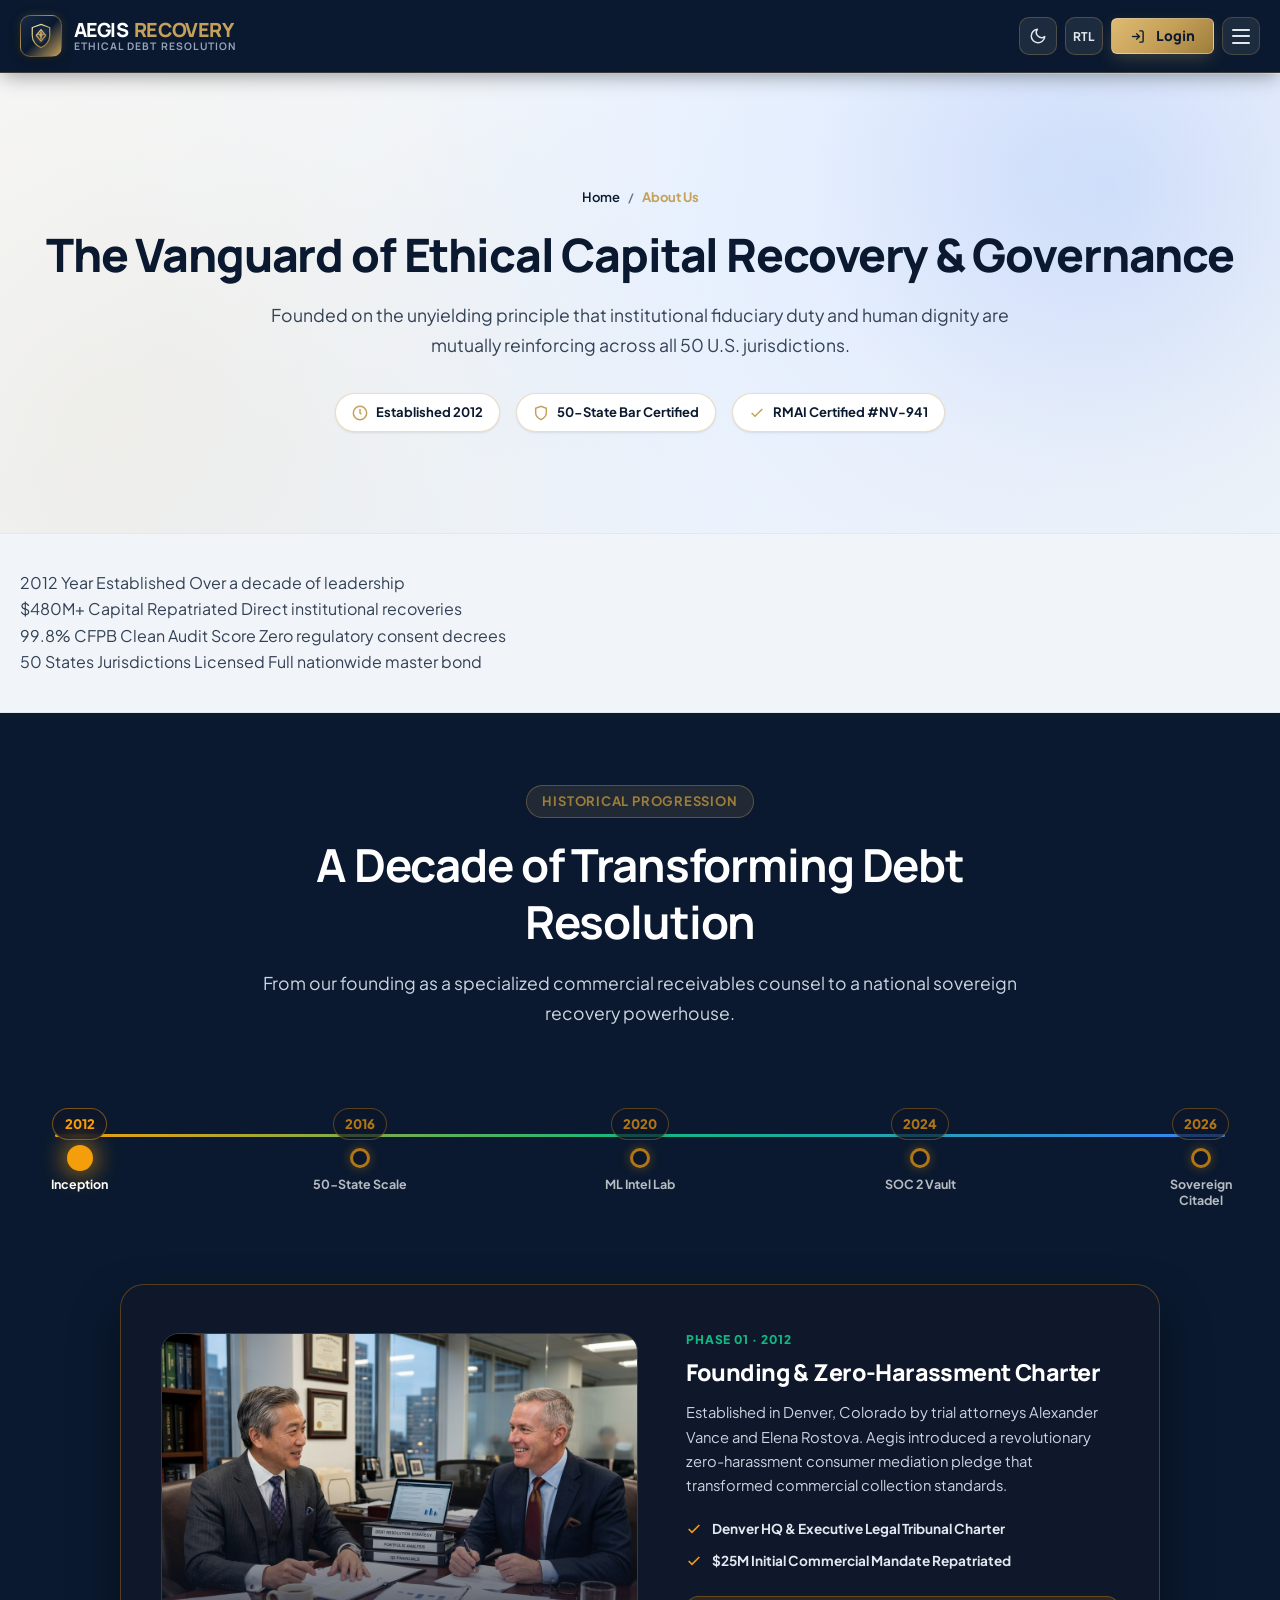
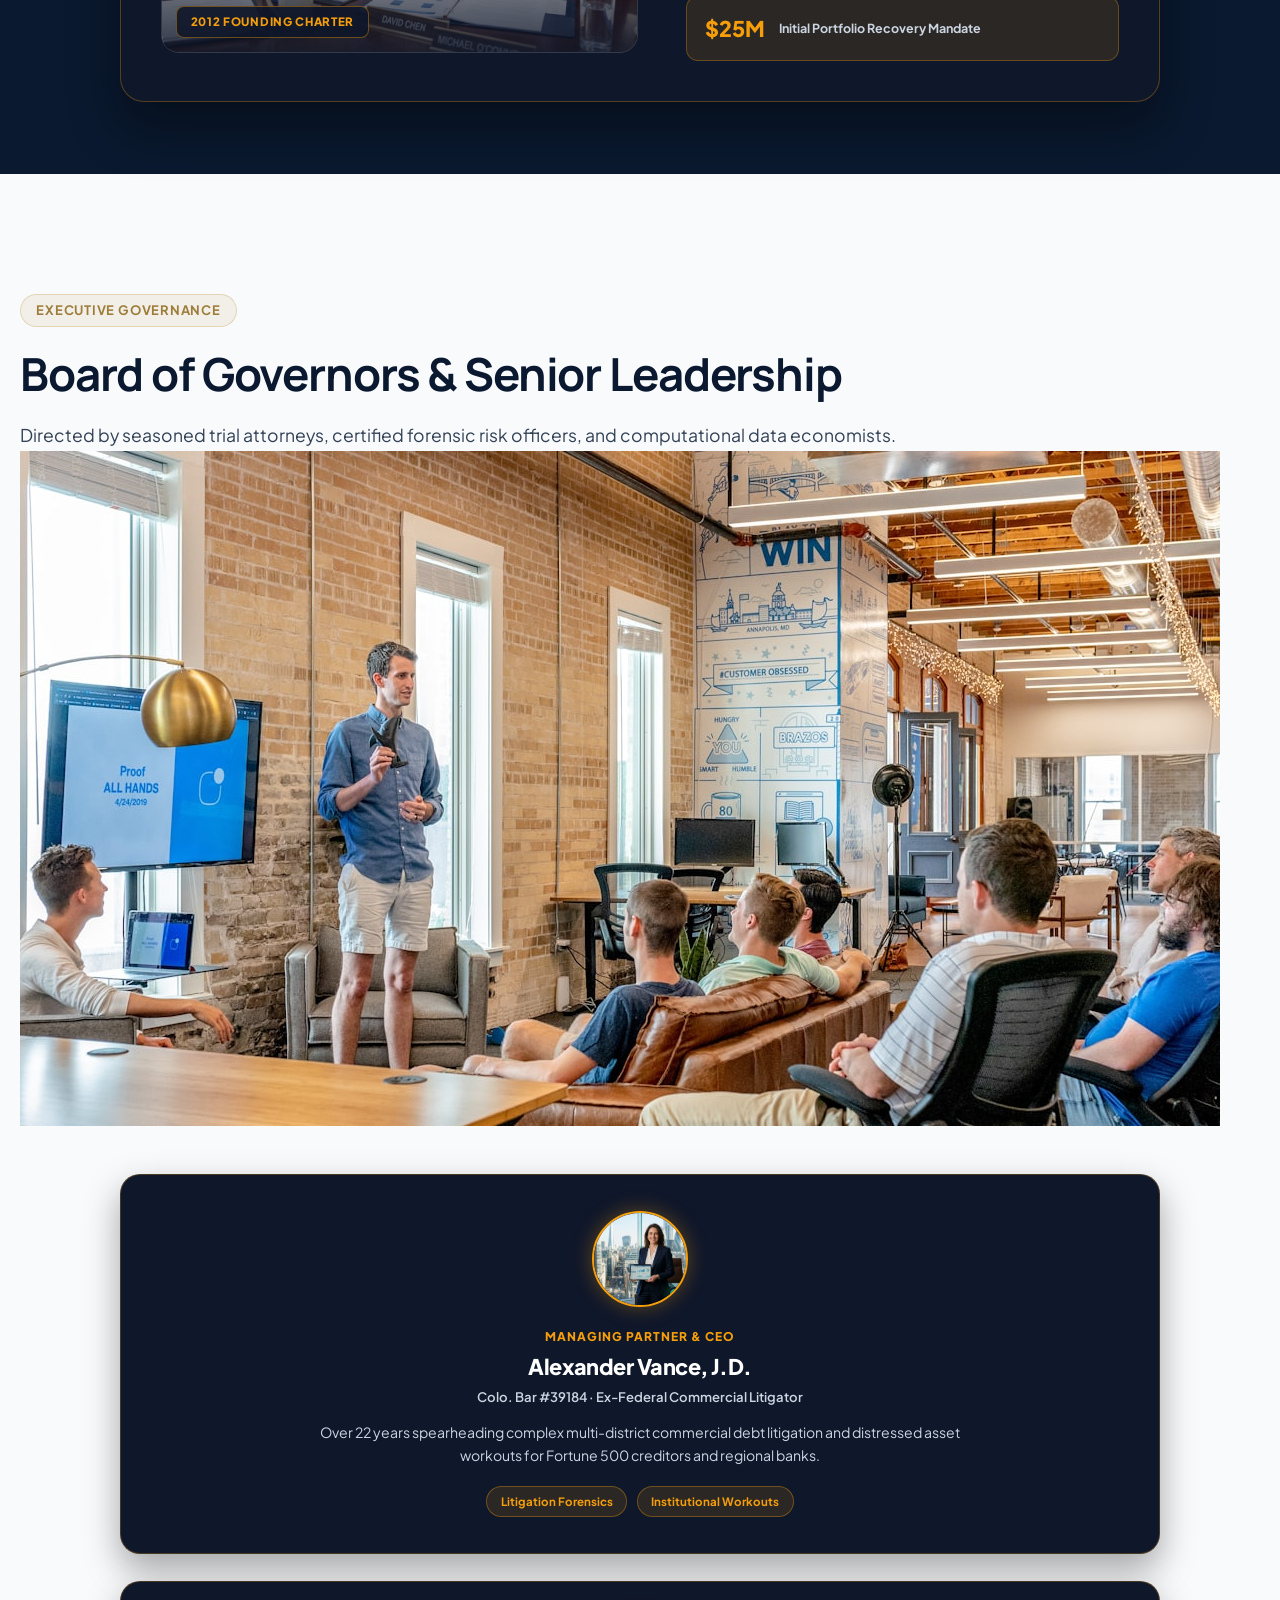
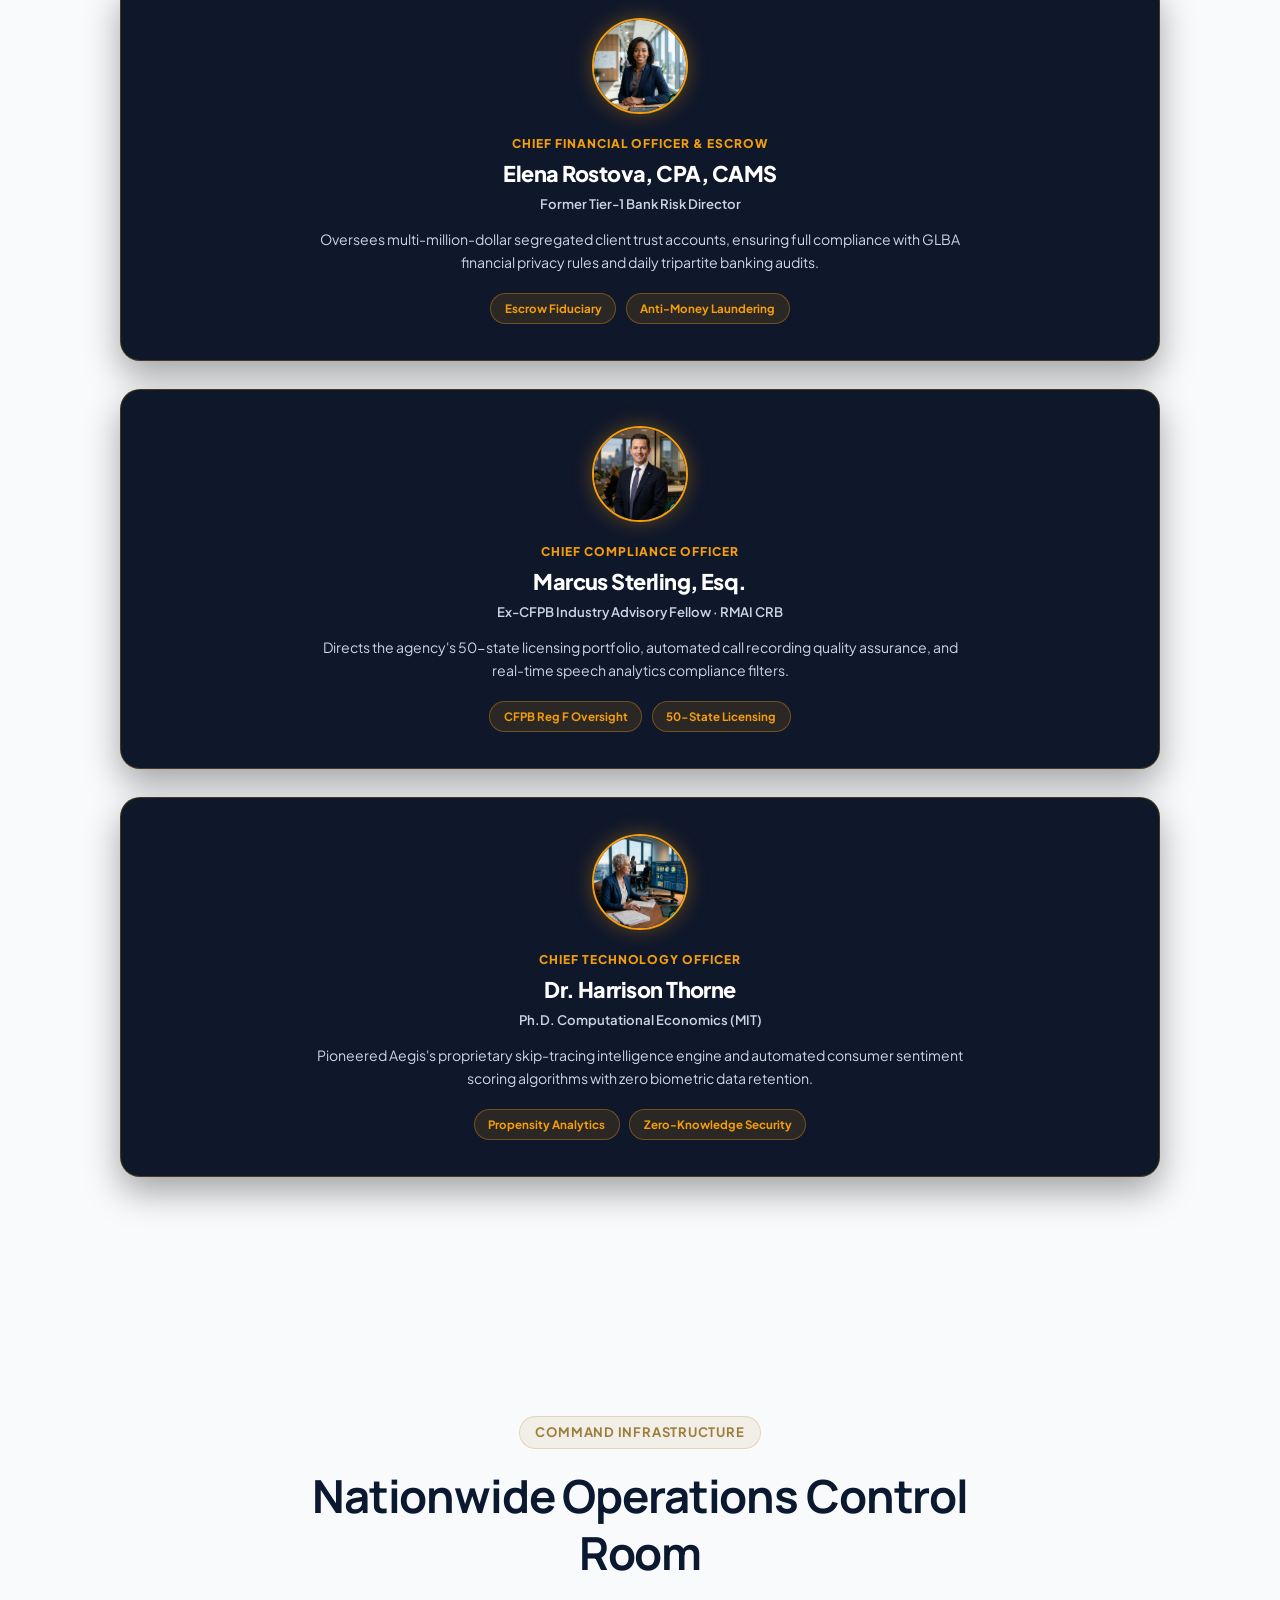
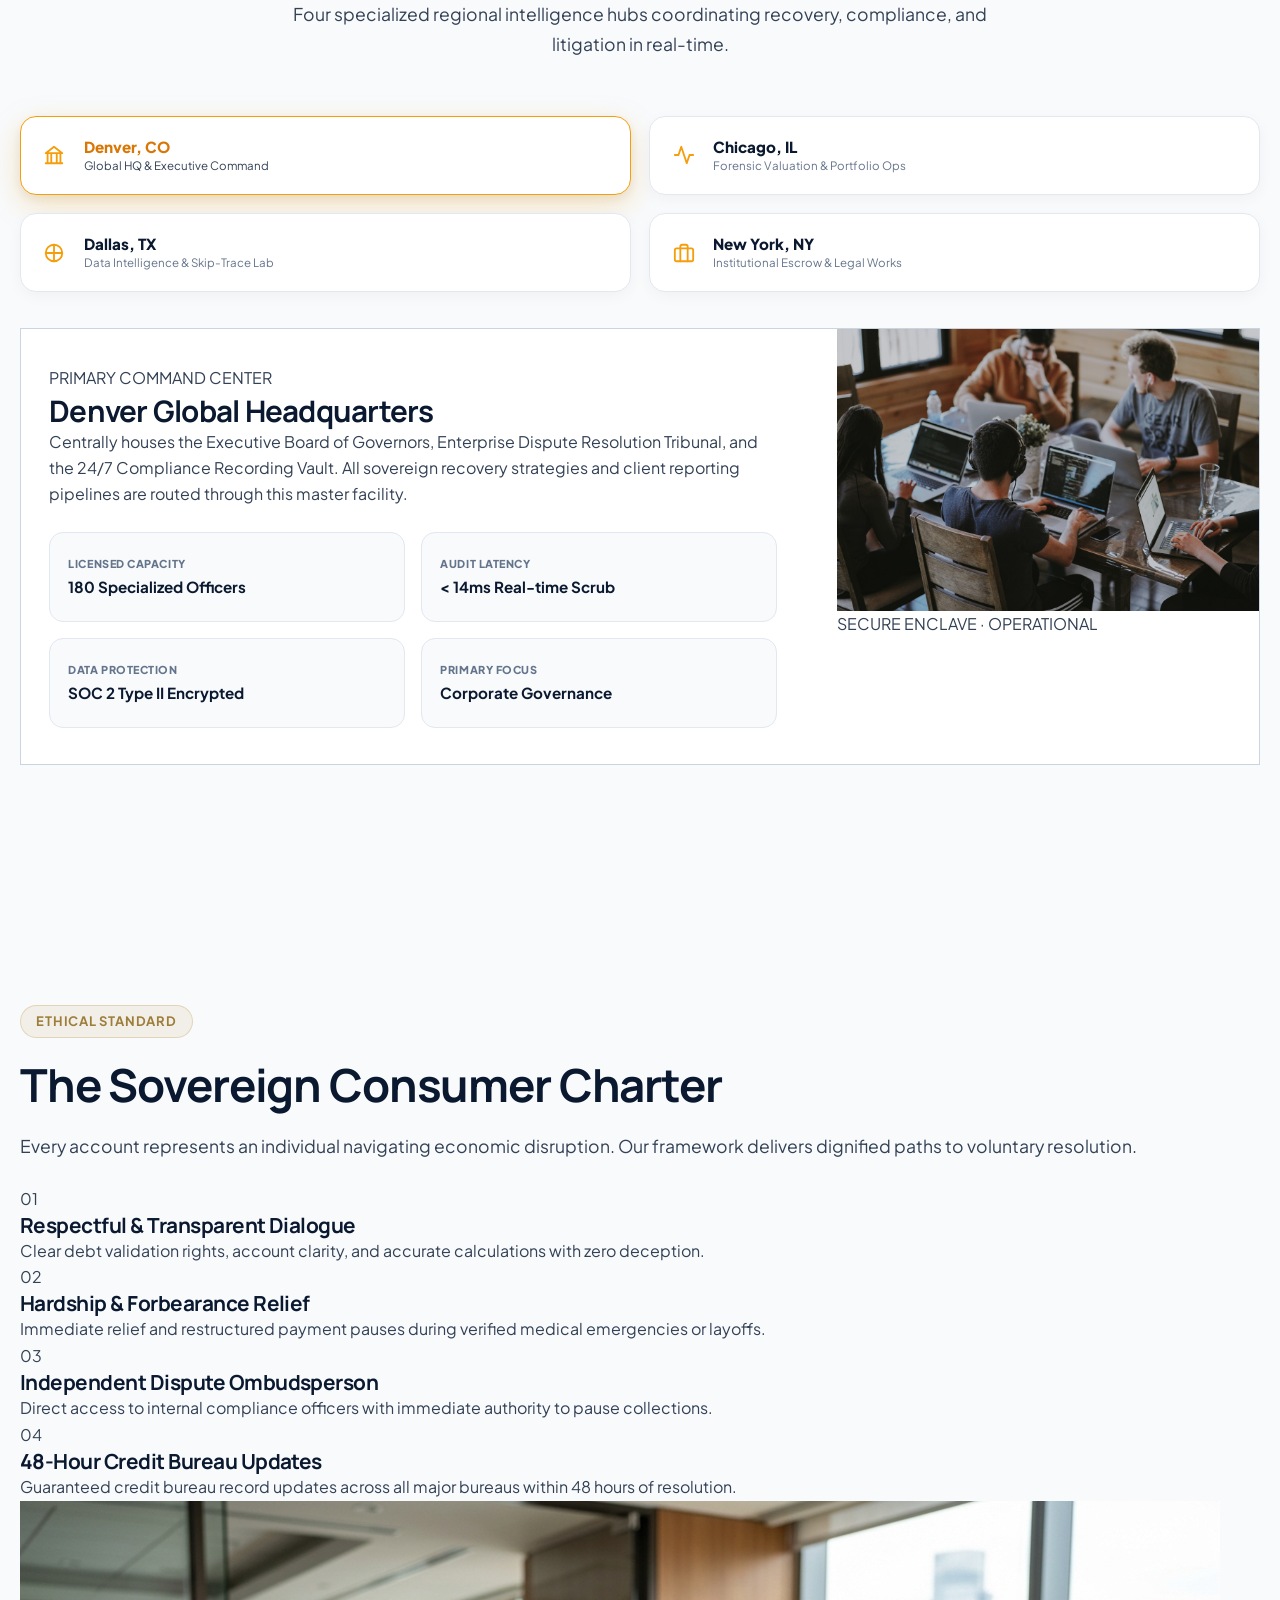
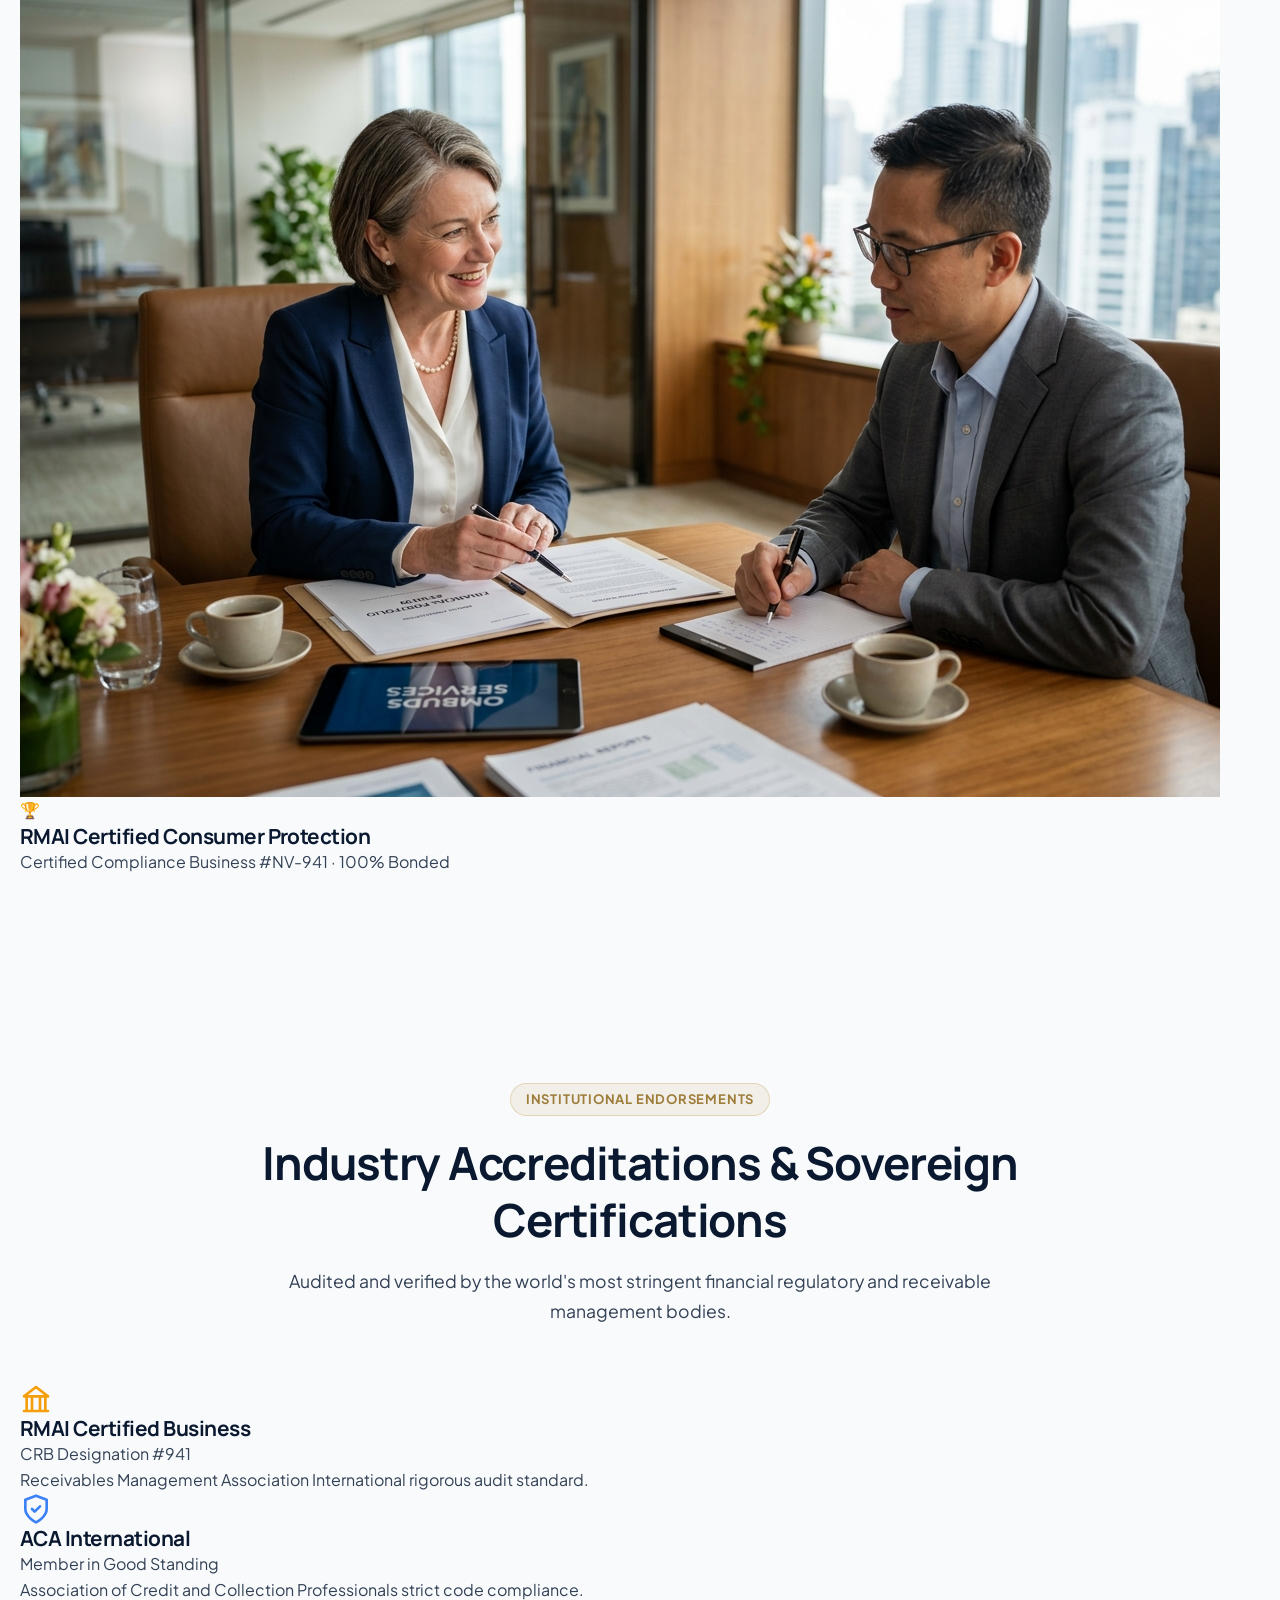
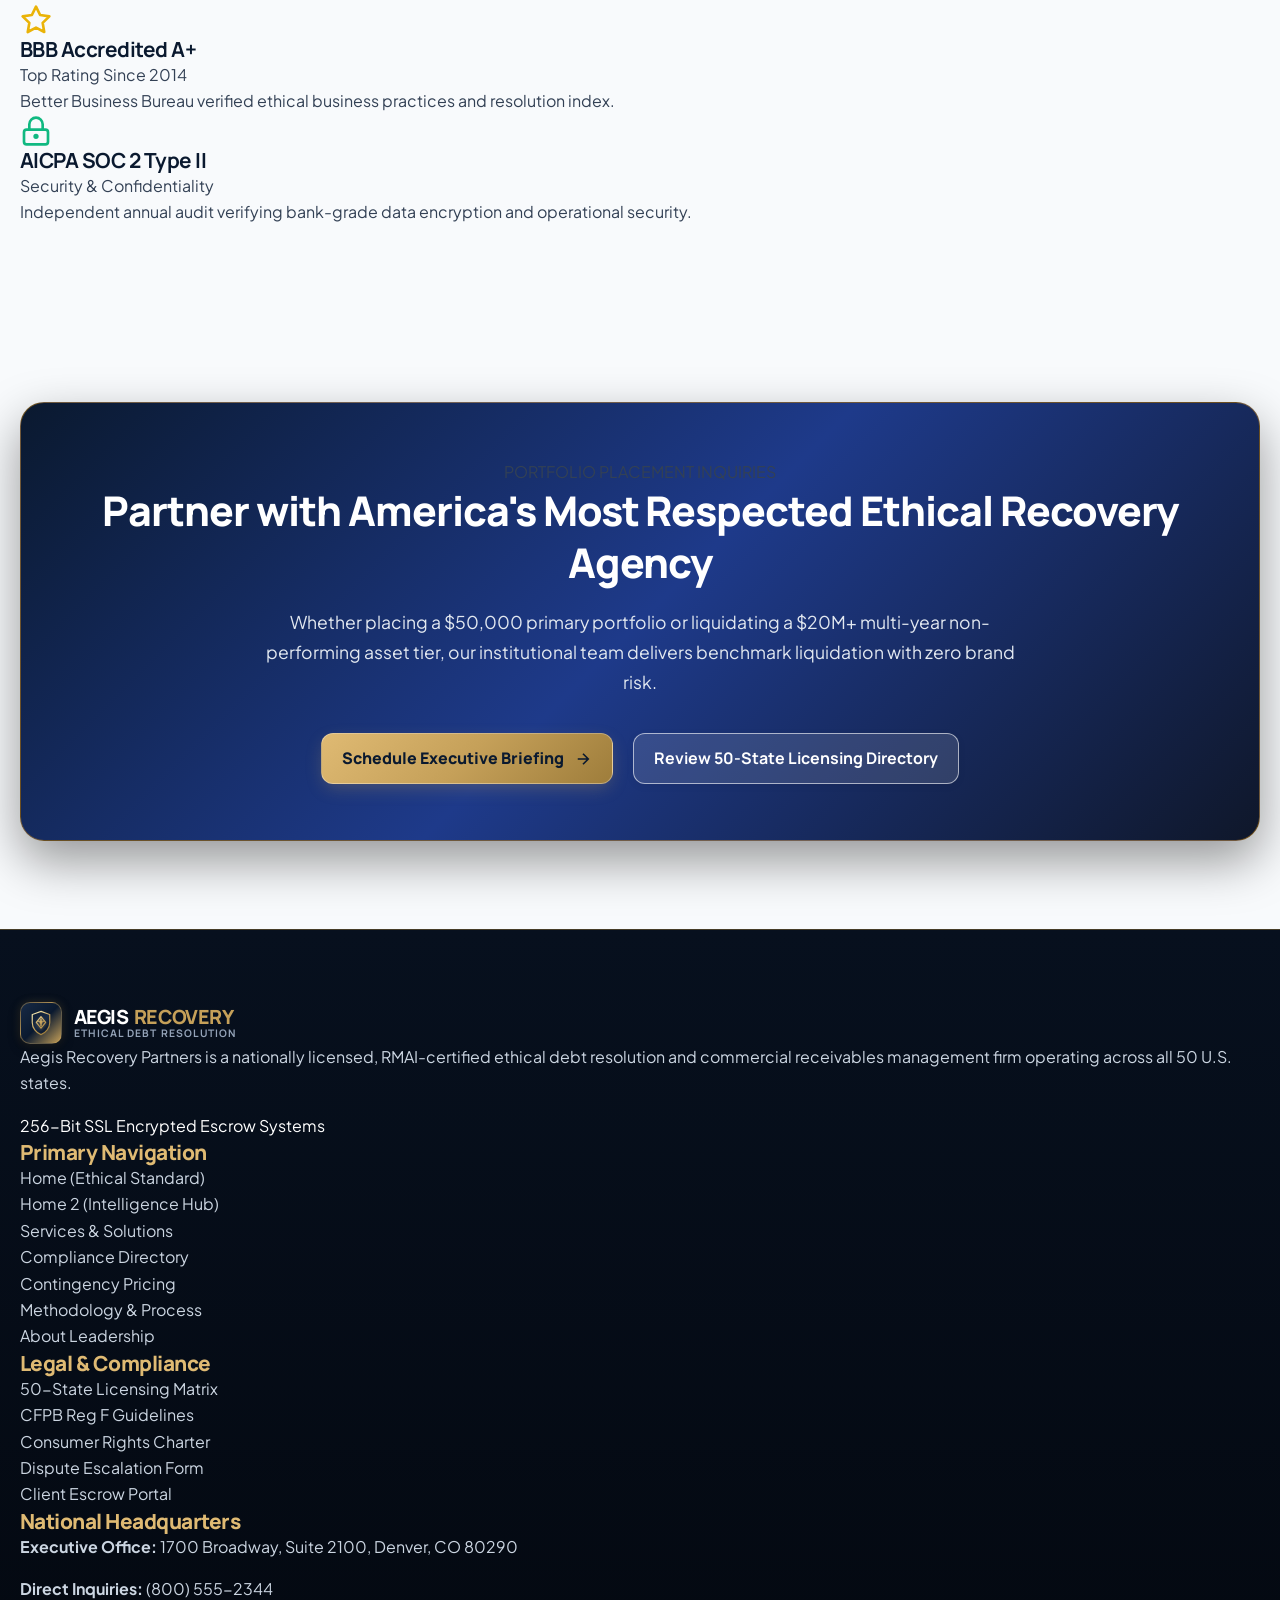
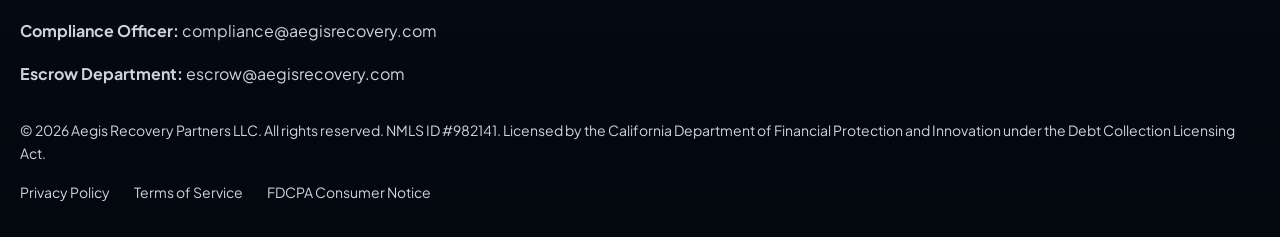
<file: about.html>
<!DOCTYPE html>
<html lang="en" data-theme="light" dir="ltr">

<head>
  <meta charset="UTF-8">
  <meta name="viewport" content="width=device-width, initial-scale=1.0">
  <meta name="description"
    content="About Aegis Recovery Partners — Established 2012. Our sovereign leadership, governance pillars, executive command hubs, and ethical consumer charter.">
  <title>About Our Firm &amp; Leadership | Aegis Recovery Partners</title>

  <!-- Favicon -->
  <link rel="icon" type="image/svg+xml" href="assets/images/icons/favicon.svg">

  <link rel="stylesheet" href="assets/css/style.css?v=302">
  <link rel="stylesheet" href="assets/css/responsive.css?v=302">
  <script>
    window.toggleMobileMenu = function (e) {
      if (e) {
        if (e.preventDefault) e.preventDefault();
        if (e.stopPropagation) e.stopPropagation();
      }
      var drawer = document.getElementById('mobileDrawer');
      var overlay = document.getElementById('mobileOverlay') || document.getElementById('drawerOverlay');
      var hamburgers = document.querySelectorAll('.hamburger-btn, #hamburgerBtn');
      if (!drawer) return;

      var isOpen = drawer.classList.contains('is-open') || drawer.classList.contains('active');
      if (isOpen) {
        drawer.classList.remove('is-open', 'active');
        if (overlay) overlay.classList.remove('is-open', 'active');
        hamburgers.forEach(function (btn) {
          btn.classList.remove('is-active', 'active');
          btn.setAttribute('aria-expanded', 'false');
        });
        document.body.classList.remove('menu-open');
      } else {
        drawer.classList.add('is-open', 'active');
        if (overlay) overlay.classList.add('is-open', 'active');
        hamburgers.forEach(function (btn) {
          btn.classList.add('is-active', 'active');
          btn.setAttribute('aria-expanded', 'true');
        });
        document.body.classList.add('menu-open');
      }

      var dropdownTargets = drawer.querySelectorAll('.mobile-nav-item, .has-dropdown, .has-submenu, .mobile-submenu, .mobile-dropdown-toggle');
      dropdownTargets.forEach(function (item) {
        item.classList.remove('is-expanded', 'active', 'show', 'open');
      });
    };
  </script>
  <style>
    /* Modern Horizontal Progress Stepper Tracker Bar */
    .timeline-stepper-wrapper,
    .history-stepper-container {
      position: relative !important;
      margin: 2.5rem 0 3.5rem !important;
      padding: 1.5rem 0.75rem 1.25rem !important;
      overflow-x: auto !important;
      -webkit-overflow-scrolling: touch !important;
    }

    .stepper-track-line {
      position: absolute !important;
      top: 50px !important;
      left: 35px !important;
      right: 35px !important;
      height: 3px !important;
      min-width: 480px !important;
      background: linear-gradient(90deg, #F59E0B 0%, #10B981 50%, #3B82F6 100%) !important;
      z-index: 1 !important;
      border-radius: 9999px !important;
    }

    .stepper-nodes-grid {
      position: relative !important;
      z-index: 2 !important;
      display: flex !important;
      justify-content: space-between !important;
      align-items: flex-start !important;
      min-width: 520px !important;
      margin: 0 !important;
      padding: 0 !important;
    }

    .stepper-node {
      display: flex !important;
      flex-direction: column !important;
      align-items: center !important;
      gap: 0.5rem !important;
      cursor: pointer !important;
      transition: all 0.3s ease !important;
      opacity: 0.7 !important;
      width: 95px !important;
      text-align: center !important;
      flex-shrink: 0 !important;
    }

    .stepper-node:hover,
    .stepper-node.active {
      opacity: 1 !important;
    }

    .node-year {
      font-size: 0.82rem !important;
      font-weight: 800 !important;
      color: #F59E0B !important;
      background: rgba(15, 23, 42, 0.95) !important;
      padding: 0.25rem 0.7rem !important;
      border-radius: 9999px !important;
      border: 1px solid rgba(245, 158, 11, 0.45) !important;
      white-space: nowrap !important;
    }

    .node-dot {
      width: 20px !important;
      height: 20px !important;
      border-radius: 50% !important;
      background: #0F172A !important;
      border: 3px solid #F59E0B !important;
      box-shadow: 0 0 12px rgba(245, 158, 11, 0.5) !important;
      transition: all 0.3s ease !important;
    }

    .stepper-node.active .node-dot {
      background: #F59E0B !important;
      transform: scale(1.3) !important;
      box-shadow: 0 0 20px #F59E0B !important;
    }

    .node-label {
      font-size: 0.78rem !important;
      font-weight: 700 !important;
      color: #FFFFFF !important;
      line-height: 1.3 !important;
      text-align: center !important;
    }

    /* Milestone Panels Showcase Container */
    .timeline-milestones-container {
      max-width: 1040px !important;
      margin: 0 auto !important;
    }

    .milestone-panel-card {
      display: none !important;
      grid-template-columns: 1.1fr 1fr !important;
      gap: 3rem !important;
      align-items: center !important;
      background: #0F172A !important;
      border: 1.5px solid rgba(245, 158, 11, 0.3) !important;
      border-radius: 24px !important;
      padding: 2.5rem !important;
      box-shadow: 0 25px 50px rgba(0, 0, 0, 0.4) !important;
      transition: all 0.4s ease !important;
    }

    .milestone-panel-card.active {
      display: grid !important;
      animation: fadeInMilestone 0.4s ease forwards !important;
    }

    @keyframes fadeInMilestone {
      from {
        opacity: 0;
        transform: translateY(10px);
      }

      to {
        opacity: 1;
        transform: translateY(0);
      }
    }

    .milestone-card-media {
      position: relative !important;
      border-radius: 18px !important;
      overflow: hidden !important;
      height: 320px !important;
      border: 1px solid rgba(255, 255, 255, 0.15) !important;
    }

    .milestone-img {
      width: 100% !important;
      height: 100% !important;
      object-fit: cover !important;
      display: block !important;
    }

    .milestone-media-overlay {
      position: absolute !important;
      inset: 0 !important;
      background: linear-gradient(180deg, transparent 40%, rgba(15, 23, 42, 0.85) 100%) !important;
    }

    .milestone-badge-tag {
      position: absolute !important;
      bottom: 14px !important;
      left: 14px !important;
      background: rgba(15, 23, 42, 0.9) !important;
      border: 1px solid rgba(245, 158, 11, 0.4) !important;
      color: #F59E0B !important;
      font-size: 0.72rem !important;
      font-weight: 800 !important;
      letter-spacing: 0.06em !important;
      padding: 0.35rem 0.85rem !important;
      border-radius: 8px !important;
    }

    .milestone-phase-num {
      display: inline-block !important;
      font-size: 0.75rem !important;
      font-weight: 900 !important;
      color: #10B981 !important;
      letter-spacing: 0.08em !important;
      margin-bottom: 0.5rem !important;
    }

    .milestone-card-title {
      font-size: 1.45rem !important;
      font-weight: 900 !important;
      color: #FFFFFF !important;
      margin-bottom: 0.85rem !important;
      line-height: 1.25 !important;
    }

    .milestone-card-text {
      font-size: 0.92rem !important;
      color: #94A3B8 !important;
      line-height: 1.65 !important;
      margin-bottom: 1.25rem !important;
    }

    .milestone-highlights-list {
      display: flex !important;
      flex-direction: column !important;
      gap: 0.6rem !important;
      margin-bottom: 1.5rem !important;
    }

    .m-highlight-item {
      display: flex !important;
      align-items: center !important;
      gap: 0.65rem !important;
      font-size: 0.85rem !important;
      font-weight: 700 !important;
      color: #E2E8F0 !important;
    }

    .milestone-metric-pill {
      display: flex !important;
      align-items: center !important;
      gap: 0.85rem !important;
      padding: 0.85rem 1.15rem !important;
      background: rgba(245, 158, 11, 0.12) !important;
      border: 1px solid rgba(245, 158, 11, 0.3) !important;
      border-radius: 12px !important;
      max-width: 100% !important;
      box-sizing: border-box !important;
      flex-wrap: wrap !important;
    }

    .milestone-metric-pill .metric-num {
      font-size: 1.35rem !important;
      font-weight: 900 !important;
      color: #F59E0B !important;
      flex-shrink: 0 !important;
    }

    .milestone-metric-pill .metric-label {
      font-size: 0.78rem !important;
      font-weight: 700 !important;
      color: #CBD5E1 !important;
      line-height: 1.35 !important;
      flex: 1 !important;
      min-width: 130px !important;
    }

    @media (max-width: 900px) {
      .milestone-panel-card.active {
        grid-template-columns: 1fr !important;
        gap: 2rem !important;
      }

      .milestone-card-media {
        height: 240px !important;
      }

      .stepper-nodes-grid {
        display: grid !important;
        grid-template-columns: repeat(5, 1fr) !important;
        gap: 0.2rem !important;
        justify-content: space-between !important;
        align-items: flex-start !important;
        width: 100% !important;
      }

      .stepper-node {
        display: flex !important;
        flex-direction: column !important;
        align-items: center !important;
        text-align: center !important;
        gap: 0.2rem !important;
        min-width: 0 !important;
      }

      .stepper-node .node-year {
        font-size: 0.72rem !important;
      }

      .stepper-node .node-label {
        font-size: 0.55rem !important;
        line-height: 1.15 !important;
        text-align: center !important;
        word-break: normal !important;
      }

      .stepper-node-dot {
        width: 28px !important;
        height: 28px !important;
        font-size: 0.7rem !important;
      }

      .stepper-node-lbl {
        font-size: 0.58rem !important;
        line-height: 1.15 !important;
        text-align: center !important;
        word-break: break-word !important;
      }

      .stepper-track-line {
        display: none !important;
      }
    }

    /* Executive Leadership Dossier Grid (One By One Vertical Stack Layout) */
    .leadership-dossier-grid {
      display: flex !important;
      flex-direction: column !important;
      gap: 1.75rem !important;
      max-width: 1040px !important;
      margin: 3rem auto 0 !important;
    }

    .leader-dossier-card {
      background: #0F172A !important;
      border: 1.5px solid rgba(245, 158, 11, 0.25) !important;
      border-radius: 20px !important;
      padding: 2.25rem 2rem !important;
      display: flex !important;
      flex-direction: column !important;
      align-items: center !important;
      justify-content: center !important;
      text-align: center !important;
      gap: 1.25rem !important;
      width: 100% !important;
      box-sizing: border-box !important;
      box-shadow: 0 15px 35px rgba(0, 0, 0, 0.35) !important;
      transition: transform 0.35s ease, border-color 0.35s ease, box-shadow 0.35s ease !important;
    }

    .leader-dossier-card:hover {
      transform: translateY(-4px) !important;
      border-color: #F59E0B !important;
      box-shadow: 0 25px 45px rgba(245, 158, 11, 0.25) !important;
    }

    .leader-avatar-wrapper {
      position: relative !important;
      flex-shrink: 0 !important;
      width: 96px !important;
      height: 96px !important;
      border-radius: 50% !important;
      overflow: hidden !important;
      border: 2.5px solid #F59E0B !important;
      box-shadow: 0 0 20px rgba(245, 158, 11, 0.35) !important;
      margin: 0 auto !important;
    }

    .leader-avatar-img {
      width: 100% !important;
      height: 100% !important;
      object-fit: cover !important;
      display: block !important;
    }

    .leader-status-indicator {
      position: absolute !important;
      bottom: 4px !important;
      right: 4px !important;
      width: 14px !important;
      height: 14px !important;
      background: #10B981 !important;
      border: 2px solid #0F172A !important;
      border-radius: 50% !important;
      box-shadow: 0 0 8px rgba(16, 185, 129, 0.6) !important;
    }

    .leader-profile {
      width: 100% !important;
      text-align: center !important;
      display: flex !important;
      flex-direction: column !important;
      align-items: center !important;
      justify-content: center !important;
    }

    .leader-title-tag {
      display: inline-block !important;
      font-size: 0.75rem !important;
      font-weight: 800 !important;
      letter-spacing: 0.08em !important;
      text-transform: uppercase !important;
      color: #F59E0B !important;
      margin-bottom: 0.4rem !important;
      text-align: center !important;
    }

    .leader-name {
      font-family: inherit !important;
      font-size: 1.35rem !important;
      font-weight: 800 !important;
      color: #FFFFFF !important;
      margin: 0 0 0.35rem 0 !important;
      text-align: center !important;
      line-height: 1.25 !important;
    }

    .leader-credentials {
      font-size: 0.82rem !important;
      color: #94A3B8 !important;
      display: block !important;
      margin-bottom: 0.85rem !important;
      font-weight: 600 !important;
      text-align: center !important;
    }

    .leader-bio {
      font-size: 0.88rem !important;
      color: #CBD5E1 !important;
      line-height: 1.6 !important;
      margin: 0 auto 1.25rem auto !important;
      text-align: center !important;
      max-width: 650px !important;
    }

    .leader-disciplines {
      display: flex !important;
      justify-content: center !important;
      align-items: center !important;
      gap: 0.6rem !important;
      flex-wrap: wrap !important;
      width: 100% !important;
      margin: 0 auto !important;
    }

    .discipline-badge {
      font-size: 0.72rem !important;
      font-weight: 700 !important;
      padding: 0.3rem 0.85rem !important;
      border-radius: 9999px !important;
      background: rgba(245, 158, 11, 0.12) !important;
      color: #F59E0B !important;
      border: 1px solid rgba(245, 158, 11, 0.35) !important;
      display: inline-flex !important;
      align-items: center !important;
      justify-content: center !important;
      text-align: center !important;
    }

    @media (max-width: 900px) {
      .leadership-dossier-grid {
        grid-template-columns: 1fr !important;
      }

      .leader-dossier-card {
        padding: 1.75rem 1.25rem !important;
      }
    }

    @media (max-width: 480px) {
      .leader-dossier-card {
        padding: 1.5rem 1rem !important;
      }

      .leader-name {
        font-size: 1.2rem !important;
      }

      .leader-bio {
        font-size: 0.82rem !important;
      }

      .leader-avatar-wrapper {
        width: 80px !important;
        height: 80px !important;
      }
    }

    /* Operations Command Room Tabs Vertical Centering & Balanced Alignment */
    .command-room-arena {
      display: grid !important;
      grid-template-columns: 320px 1fr !important;
      gap: 2.5rem !important;
      align-items: stretch !important;
      margin-top: 3.25rem !important;
    }

    .command-hubs-nav {
      display: flex !important;
      flex-direction: column !important;
      justify-content: center !important;
      gap: 1.15rem !important;
      width: 100% !important;
    }

    .command-hub-btn {
      display: flex !important;
      align-items: center !important;
      justify-content: flex-start !important;
      gap: 1.15rem !important;
      padding: 1.25rem 1.4rem !important;
      background: var(--bg-surface) !important;
      border: 1.5px solid var(--border-color) !important;
      border-radius: 16px !important;
      cursor: pointer !important;
      transition: all 0.3s ease !important;
      text-align: left !important;
      box-shadow: 0 4px 15px rgba(0, 0, 0, 0.04) !important;
      width: 100% !important;
      box-sizing: border-box !important;
    }

    .hub-btn-icon {
      flex-shrink: 0 !important;
      margin: 0 !important;
      display: flex !important;
      align-items: center !important;
      justify-content: center !important;
    }

    .hub-btn-info {
      display: flex !important;
      flex-direction: column !important;
      align-items: flex-start !important;
      justify-content: center !important;
      text-align: left !important;
      margin: 0 !important;
      gap: 3px !important;
    }

    .hub-city {
      display: block !important;
      font-size: 0.95rem !important;
      font-weight: 800 !important;
      color: var(--text-main) !important;
      text-align: left !important;
      margin: 0 !important;
      line-height: 1.25 !important;
    }

    .command-hub-btn.active .hub-city {
      color: #D97706 !important;
    }

    .hub-type {
      display: block !important;
      font-size: 0.72rem !important;
      color: var(--text-muted) !important;
      text-align: left !important;
      margin: 0 !important;
      line-height: 1.3 !important;
    }

    .command-hub-btn.active .hub-type {
      color: #334155 !important;
    }

    .command-hub-btn:hover {
      border-color: #F59E0B !important;
      transform: translateY(-2px) !important;
      box-shadow: 0 8px 25px rgba(245, 158, 11, 0.15) !important;
    }

    .command-hub-btn.active {
      background: #FFFFFF !important;
      border-color: #F59E0B !important;
      box-shadow: 0 10px 30px rgba(245, 158, 11, 0.25), 0 4px 12px rgba(0, 0, 0, 0.08) !important;
    }

    html[data-theme="dark"] .command-hub-btn {
      background: #0F172A !important;
      border-color: rgba(255, 255, 255, 0.12) !important;
    }

    html[data-theme="dark"] .command-hub-btn.active {
      background: #1E293B !important;
      border-color: #F59E0B !important;
      box-shadow: 0 10px 30px rgba(245, 158, 11, 0.3) !important;
    }

    html[data-theme="dark"] .command-hub-btn.active .hub-type {
      color: #CBD5E1 !important;
    }

    @media (max-width: 1280px) {
      .command-room-arena {
        grid-template-columns: 1fr !important;
        gap: 2.25rem !important;
        margin-top: 2.5rem !important;
      }

      .command-hubs-nav {
        display: grid !important;
        grid-template-columns: repeat(2, 1fr) !important;
        gap: 1.15rem !important;
      }

      .accreditations-ribbon-showcase {
        grid-template-columns: repeat(2, 1fr) !important;
        gap: 1.5rem !important;
      }
    }

    @media (max-width: 640px) {
      .command-hubs-nav {
        grid-template-columns: 1fr !important;
        gap: 0.85rem !important;
      }

      .command-hub-btn {
        padding: 0.95rem 1.15rem !important;
        border-radius: 12px !important;
      }

      .accreditations-ribbon-showcase {
        grid-template-columns: 1fr !important;
        gap: 1.25rem !important;
      }
    }

    /* High Contrast Rules for About CTA Section & Licensing Button (Both Light & Dark) */
    .about-cta-card {
      background: linear-gradient(135deg, #0A192F 0%, #1E3A8A 50%, #0F172A 100%) !important;
      border: 1.5px solid rgba(245, 158, 11, 0.4) !important;
      border-radius: 24px !important;
      padding: 3.5rem 2rem !important;
      text-align: center !important;
      box-shadow: 0 20px 50px rgba(0, 0, 0, 0.4) !important;
    }

    .about-cta-title {
      color: #FFFFFF !important;
      font-size: clamp(1.8rem, 3.2vw, 2.6rem) !important;
      font-weight: 800 !important;
      margin-bottom: 1.25rem !important;
    }

    .about-cta-desc {
      color: #E2E8F0 !important;
      font-size: 1.1rem !important;
      line-height: 1.7 !important;
      max-width: 760px !important;
      margin: 0 auto 2.25rem auto !important;
      opacity: 1 !important;
    }

    .about-cta-buttons {
      display: flex !important;
      align-items: center !important;
      justify-content: center !important;
      gap: 1.25rem !important;
      flex-wrap: wrap !important;
    }

    .about-cta-buttons .btn,
    .about-cta-buttons .btn-outline-white,
    .about-cta-buttons .btn-gold {
      max-width: 100% !important;
      box-sizing: border-box !important;
      white-space: normal !important;
      text-align: center !important;
      padding: 0.85rem 1.25rem !important;
      font-size: clamp(0.85rem, 3.5vw, 1rem) !important;
      line-height: 1.35 !important;
      word-break: normal !important;
      border-radius: 12px !important;
    }

    .about-cta-buttons .btn-outline-white {
      background: rgba(255, 255, 255, 0.12) !important;
      color: #FFFFFF !important;
      border: 1.5px solid rgba(255, 255, 255, 0.6) !important;
      font-weight: 700 !important;
      transition: all 0.3s ease !important;
      display: inline-flex !important;
      align-items: center !important;
      justify-content: center !important;
    }

    .about-cta-buttons .btn-outline-white span {
      background: transparent !important;
      border: none !important;
      color: inherit !important;
      display: inline !important;
      padding: 0 !important;
    }

    .about-cta-buttons .btn-outline-white:hover {
      background: #FFFFFF !important;
      color: #0A192F !important;
      border-color: #FFFFFF !important;
      box-shadow: 0 0 20px rgba(255, 255, 255, 0.4) !important;
    }

    .about-cta-buttons .btn-outline-white:hover span {
      color: #0A192F !important;
    }

    /* Command Hub Telemetry High Contrast & Precision Alignment */
    .command-display-panel {
      display: grid !important;
      grid-template-columns: 1.3fr 0.7fr !important;
      gap: 2rem !important;
    }

    .command-telemetry-grid {
      display: grid !important;
      grid-template-columns: repeat(2, minmax(0, 1fr)) !important;
      gap: 1rem !important;
      margin-top: 1.5rem !important;
      width: 100% !important;
    }

    .telemetry-box {
      display: flex !important;
      flex-direction: column !important;
      justify-content: center !important;
      padding: 1rem 1.15rem !important;
      border-radius: 14px !important;
      min-height: 90px !important;
      box-sizing: border-box !important;
      text-align: left !important;
      transition: all 0.25s ease !important;
    }

    [dir="rtl"] .telemetry-box {
      text-align: right !important;
    }

    .command-display-panel .telemetry-lbl {
      color: #CBD5E1 !important;
      font-size: 0.68rem !important;
      font-weight: 800 !important;
      text-transform: uppercase !important;
      letter-spacing: 0.05em !important;
      line-height: 1.25 !important;
      margin-bottom: 0.4rem !important;
      white-space: normal !important;
      overflow: visible !important;
      text-overflow: clip !important;
    }

    .command-display-panel .telemetry-val {
      color: #FFFFFF !important;
      font-size: 0.95rem !important;
      font-weight: 700 !important;
      line-height: 1.35 !important;
      word-break: normal !important;
      overflow-wrap: break-word !important;
      hyphens: none !important;
      -webkit-hyphens: none !important;
      margin: 0 !important;
    }

    [data-theme="light"] .command-display-panel .telemetry-lbl {
      color: #64748B !important;
    }

    [data-theme="light"] .command-display-panel .telemetry-val {
      color: #0A192F !important;
    }

    @media (max-width: 850px) {
      .command-display-panel {
        grid-template-columns: 1fr !important;
      }

      .command-telemetry-grid {
        grid-template-columns: 1fr !important;
        gap: 0.75rem !important;
      }

      .telemetry-box {
        min-height: auto !important;
        padding: 0.9rem 1.1rem !important;
      }
    }

    @media (max-width: 767px) {
      .footer-top-grid {
        grid-template-columns: 1fr !important;
        gap: 2.25rem !important;
      }

      .footer-contact-info p {
        word-break: break-word !important;
        overflow-wrap: break-word !important;
      }
    }
  </style>


<body>

  <!-- PAGE PRELOADER -->
  <div id="pagePreloader"
    style="position: fixed; inset: 0; z-index: 999999; background-color: #0A192F; display: flex; flex-direction: column; align-items: center; justify-content: center; gap: 1.25rem;">
    <div class="preloader-spinner-ring"></div>
    <div class="preloader-brand-box">
      <div class="preloader-text-brand">AEGIS <span class="gold-accent">RECOVERY</span></div>
    </div>
    <div class="preloader-bar-track">
      <div class="preloader-bar-fill"></div>
    </div>
  </div>
  <!-- ========================================================================= -->
  <!-- SITE HEADER & GLOBAL NAVIGATION                                           -->
  <!-- ========================================================================= -->
  <header class="site-header" id="siteHeader">
    <div class="container">
      <nav class="navbar" aria-label="Main Navigation">
        <a href="index.html" class="nav-brand">
          <div class="brand-emblem"><img src="assets/images/icons/logo.svg" alt="Aegis Logo" width="28" height="28">
          </div>
          <div class="brand-text"><span class="brand-title">AEGIS <span class="gold-accent">RECOVERY</span></span><span
              class="brand-subtitle">Ethical Debt Resolution</span></div>
        </a>
        <ul class="nav-menu" id="navMenu">
          <li class="nav-item nav-dropdown">
            <a href="index.html" class="nav-link"><span>Home</span><span class="dropdown-arrow">▼</span></a>
            <div class="dropdown-menu">
              <a href="index.html" class="dropdown-item">
                <div class="dropdown-item-content"><span class="dropdown-item-title">Home 1 — Ethical Recovery</span>
                </div>
              </a>
              <a href="home-2.html" class="dropdown-item">
                <div class="dropdown-item-content"><span class="dropdown-item-title">Home 2 — Intelligence</span></div>
              </a>
            </div>
          </li>
          <li class="nav-item"><a href="about.html" class="nav-link active" aria-current="page">About</a></li>
          <li class="nav-item"><a href="services.html" class="nav-link">Services</a></li>
          <li class="nav-item"><a href="compliance.html" class="nav-link">Compliance &amp; Licensing</a></li>
          <li class="nav-item"><a href="pricing.html" class="nav-link">Pricing</a></li>
          <li class="nav-item"><a href="recovery-process.html" class="nav-link">Recovery Process</a></li>
          <li class="nav-item"><a href="contact.html" class="nav-link">Contact</a></li>
          <li class="nav-item"><a href="dashboard.html" class="nav-link">Dashboard</a></li>
        </ul>
        <div class="nav-actions">
          <button type="button" class="icon-btn theme-toggle-btn" aria-label="Toggle theme"><span
              class="theme-icon"><svg width="17" height="17" viewBox="0 0 24 24" fill="none" stroke="currentColor"
                stroke-width="2">
                <path d="M21 12.79A9 9 0 1 1 11.21 3 7 7 0 0 0 21 12.79z"></path>
              </svg></span></button>
          <button type="button" class="icon-btn rtl-toggle-btn" aria-label="Toggle direction"><span class="dir-label"
              style="font-size: 0.75rem; font-weight: 700;">RTL</span></button>
          <a href="login.html" class="btn btn-gold btn-sm"><svg width="15" height="15" viewBox="0 0 24 24" fill="none"
              stroke="currentColor" stroke-width="2.2">
              <path d="M15 3h4a2 2 0 0 1 2 2v14a2 2 0 0 1-2 2h-4"></path>
              <polyline points="10 17 15 12 10 7"></polyline>
              <line x1="15" y1="12" x2="3" y2="12"></line>
            </svg><span>Login</span></a>
          <button type="button" class="hamburger-btn" id="hamburgerBtn" aria-label="Toggle menu"
            onclick="toggleMobileMenu(event)"><span class="hamburger-line"></span><span
              class="hamburger-line"></span><span class="hamburger-line"></span></button>
        </div>
      </nav>
    </div>
  </header>

  <!-- MOBILE DRAWER NAVIGATION -->
  <div class="mobile-overlay" id="mobileOverlay" aria-hidden="true"></div>
  <aside class="mobile-drawer" id="mobileDrawer" aria-label="Mobile Navigation Drawer">
    <div class="mobile-drawer-header">
      <a href="index.html" class="nav-brand">
        <div class="brand-emblem" style="width: 38px; height: 38px;">
          <img src="assets/images/icons/logo.svg" alt="Aegis Logo" width="24" height="24">
        </div>
        <div class="brand-text">
          <span class="brand-title" style="font-size: 1.1rem;">AEGIS <span class="gold-accent">RECOVERY</span></span>
        </div>
      </a>
      <button type="button" class="icon-btn" id="drawerCloseBtn" aria-label="Close navigation menu">
        <svg width="20" height="20" viewBox="0 0 24 24" fill="none" stroke="currentColor" stroke-width="2"
          stroke-linecap="round" stroke-linejoin="round">
          <line x1="18" y1="6" x2="6" y2="18"></line>
          <line x1="6" y1="6" x2="18" y2="18"></line>
        </svg>
      </button>
    </div>

    <ul class="mobile-nav-list">
      <li class="mobile-nav-item has-dropdown">
        <a href="#" class="mobile-nav-link mobile-dropdown-toggle">
          <span>Home</span>
          <span class="dropdown-arrow">▼</span>
        </a>
        <div class="mobile-submenu">
          <a href="index.html" class="mobile-submenu-link">Home 1 — Ethical Recovery</a>
          <a href="home-2.html" class="mobile-submenu-link">Home 2 — Compliance &amp; Intelligence</a>
        </div>
      </li>
      <li class="mobile-nav-item"><a href="about.html" class="mobile-nav-link active">About</a></li>
      <li class="mobile-nav-item"><a href="services.html" class="mobile-nav-link">Services</a></li>
      <li class="mobile-nav-item"><a href="compliance.html" class="mobile-nav-link">Compliance &amp; Licensing</a></li>
      <li class="mobile-nav-item"><a href="pricing.html" class="mobile-nav-link">Pricing</a></li>
      <li class="mobile-nav-item"><a href="recovery-process.html" class="mobile-nav-link">Recovery Process</a></li>
      <li class="mobile-nav-item"><a href="contact.html" class="mobile-nav-link">Contact</a></li>
      <li class="mobile-nav-item"><a href="dashboard.html" class="mobile-nav-link">Dashboard</a></li>
    </ul>

    <div class="mobile-drawer-footer">
      <a href="login.html" class="btn btn-gold btn-sm" style="width: 100%;">
        <svg width="16" height="16" viewBox="0 0 24 24" fill="none" stroke="currentColor" stroke-width="2.2">
          <path d="M15 3h4a2 2 0 0 1 2 2v14a2 2 0 0 1-2 2h-4"></path>
          <polyline points="10 17 15 12 10 7"></polyline>
          <line x1="15" y1="12" x2="3" y2="12"></line>
        </svg>
        <span>Portal Login</span>
      </a>
    </div>
  </aside>

  <main id="mainContent" role="main">
    <!-- ========================================================================= -->
    <!-- 01 · PAGE HERO (IDENTICAL MASTER REFERENCE HEIGHT)                        -->
    <!-- ========================================================================= -->
    <section class="page-hero" aria-label="About Aegis Recovery">
      <div class="container reveal-fade-up">
        <nav class="page-hero-breadcrumbs" aria-label="Breadcrumb">
          <a href="index.html">Home</a>
          <span class="breadcrumb-separator">/</span>
          <span class="breadcrumb-current">About Us</span>
        </nav>

        <h1 class="page-hero-title">The Vanguard of Ethical Capital Recovery &amp; Governance</h1>
        <p class="page-hero-desc">
          Founded on the unyielding principle that institutional fiduciary duty and human dignity are mutually
          reinforcing across all 50 U.S. jurisdictions.
        </p>

        <div class="page-hero-badges">
          <div class="page-hero-badge">
            <svg width="16" height="16" viewBox="0 0 24 24" fill="none" stroke="currentColor" stroke-width="2.2">
              <circle cx="12" cy="12" r="10"></circle>
              <polyline points="12 6 12 12 14 14"></polyline>
            </svg>
            <span>Established 2012</span>
          </div>
          <div class="page-hero-badge">
            <svg width="16" height="16" viewBox="0 0 24 24" fill="none" stroke="currentColor" stroke-width="2.2">
              <path d="M12 22s8-4 8-10V5l-8-3-8 3v7c0 6 8 10 8 10z"></path>
            </svg>
            <span>50-State Bar Certified</span>
          </div>
          <div class="page-hero-badge">
            <svg width="16" height="16" viewBox="0 0 24 24" fill="none" stroke="currentColor" stroke-width="2.2">
              <polyline points="20 6 9 17 4 12"></polyline>
            </svg>
            <span>RMAI Certified #NV-941</span>
          </div>
        </div>
      </div>
    </section>

    <!-- 02 · Live Chronometer HUD Metrics Strip -->
    <section class="about-chronometer-strip"
      style="background: var(--bg-surface-alt); padding: 2.25rem 0; border-bottom: 1px solid var(--border-color);">
      <div class="container reveal-fade-up">
        <div class="about-chronometer-hud">
          <div class="chrono-hud-cell">
            <span class="chrono-digit" data-counter="2012" data-prefix="" data-suffix="">2012</span>
            <span class="chrono-label">Year Established</span>
            <span class="chrono-note">Over a decade of leadership</span>
          </div>
          <div class="chrono-hud-cell">
            <span class="chrono-digit" data-counter="480" data-prefix="$" data-suffix="M+">$480M+</span>
            <span class="chrono-label">Capital Repatriated</span>
            <span class="chrono-note">Direct institutional recoveries</span>
          </div>
          <div class="chrono-hud-cell">
            <span class="chrono-digit" data-counter="99.8" data-prefix="" data-suffix="%" data-decimals="1">99.8%</span>
            <span class="chrono-label">CFPB Clean Audit Score</span>
            <span class="chrono-note">Zero regulatory consent decrees</span>
          </div>
          <div class="chrono-hud-cell">
            <span class="chrono-digit" data-counter="50" data-prefix="" data-suffix=" States">50 States</span>
            <span class="chrono-label">Jurisdictions Licensed</span>
            <span class="chrono-note">Full nationwide master bond</span>
          </div>
        </div>
      </div>
    </section>

    <!-- ========================================================================= -->
    <!-- 02 · 2012–2026 SOVEREIGN HISTORY & CONNECTED ROADMAP FLOW                 -->
    <!-- ========================================================================= -->
    <section class="section section-lg history-timeline-section" id="historyTimeline"
      style="background: #0A192F; padding: 4.5rem 0;">
      <div class="container">
        <div class="section-header text-center reveal-fade-up">
          <span class="section-tag">Historical Progression</span>
          <h2 class="section-title">A Decade of Transforming Debt Resolution</h2>
          <p class="section-desc">From our founding as a specialized commercial receivables counsel to a national
            sovereign recovery powerhouse.</p>
        </div>

        <!-- Modern Horizontal Progress Stepper Tracker Bar -->
        <div class="timeline-stepper-wrapper reveal-fade-up">
          <div class="stepper-track-line"></div>
          <div class="stepper-nodes-grid" id="stepperNodes">
            <div class="stepper-node active" data-target="milestone2012">
              <span class="node-year">2012</span>
              <span class="node-dot"></span>
              <span class="node-label">Inception</span>
            </div>
            <div class="stepper-node" data-target="milestone2016">
              <span class="node-year">2016</span>
              <span class="node-dot"></span>
              <span class="node-label">50-State Scale</span>
            </div>
            <div class="stepper-node" data-target="milestone2020">
              <span class="node-year">2020</span>
              <span class="node-dot"></span>
              <span class="node-label">ML Intel Lab</span>
            </div>
            <div class="stepper-node" data-target="milestone2024">
              <span class="node-year">2024</span>
              <span class="node-dot"></span>
              <span class="node-label">SOC 2 Vault</span>
            </div>
            <div class="stepper-node" data-target="milestone2026">
              <span class="node-year">2026</span>
              <span class="node-dot"></span>
              <span class="node-label">Sovereign Citadel</span>
            </div>
          </div>
        </div>

        <!-- Timeline Milestone Showcase Panels -->
        <div class="timeline-milestones-container reveal-fade-up">

          <!-- Milestone 1: 2012 -->
          <div class="milestone-panel-card active" id="milestone2012">
            <div class="milestone-card-media">
              <img src="assets/images/sections/about-founding-partners.jpg" alt="Inception 2012" class="milestone-img">
              <div class="milestone-media-overlay"></div>
              <span class="milestone-badge-tag">2012 FOUNDING CHARTER</span>
            </div>
            <div class="milestone-card-content">
              <span class="milestone-phase-num">PHASE 01 · 2012</span>
              <h3 class="milestone-card-title">Founding &amp; Zero-Harassment Charter</h3>
              <p class="milestone-card-text">
                Established in Denver, Colorado by trial attorneys Alexander Vance and Elena Rostova. Aegis introduced a
                revolutionary zero-harassment consumer mediation pledge that transformed commercial collection
                standards.
              </p>
              <div class="milestone-highlights-list">
                <div class="m-highlight-item"><svg width="16" height="16" viewBox="0 0 24 24" fill="none"
                    stroke="#F59E0B" stroke-width="2.5">
                    <polyline points="20 6 9 17 4 12" />
                  </svg><span>Denver HQ &amp; Executive Legal Tribunal Charter</span></div>
                <div class="m-highlight-item"><svg width="16" height="16" viewBox="0 0 24 24" fill="none"
                    stroke="#F59E0B" stroke-width="2.5">
                    <polyline points="20 6 9 17 4 12" />
                  </svg><span>$25M Initial Commercial Mandate Repatriated</span></div>
              </div>
              <div class="milestone-metric-pill">
                <span class="metric-num">$25M</span>
                <span class="metric-label">Initial Portfolio Recovery Mandate</span>
              </div>
            </div>
          </div>

          <!-- Milestone 2: 2016 -->
          <div class="milestone-panel-card" id="milestone2016">
            <div class="milestone-card-media">
              <img src="assets/images/sections/about-timeline-2016.jpg" alt="Expansion 2016" class="milestone-img">
              <div class="milestone-media-overlay"></div>
              <span class="milestone-badge-tag">2016 NATIONWIDE NETWORK</span>
            </div>
            <div class="milestone-card-content">
              <span class="milestone-phase-num">PHASE 02 · 2016</span>
              <h3 class="milestone-card-title">50-State Legal Jurisdiction Licensing</h3>
              <p class="milestone-card-text">
                Expanded operations nationwide, securing master litigation bonds, RMAI certification, and establishing
                local counsel partnerships across all 50 U.S. states to enforce post-judgment asset executions.
              </p>
              <div class="milestone-highlights-list">
                <div class="m-highlight-item"><svg width="16" height="16" viewBox="0 0 24 24" fill="none"
                    stroke="#F59E0B" stroke-width="2.5">
                    <polyline points="20 6 9 17 4 12" />
                  </svg><span>50 U.S. States Fully Bonded &amp; Licensed</span></div>
                <div class="m-highlight-item"><svg width="16" height="16" viewBox="0 0 24 24" fill="none"
                    stroke="#F59E0B" stroke-width="2.5">
                    <polyline points="20 6 9 17 4 12" />
                  </svg><span>RMAI Certified Business #NV-941</span></div>
              </div>
              <div class="milestone-metric-pill">
                <span class="metric-num">50 States</span>
                <span class="metric-label">Nationwide Jurisdictional Coverage</span>
              </div>
            </div>
          </div>

          <!-- Milestone 3: 2020 -->
          <div class="milestone-panel-card" id="milestone2020">
            <div class="milestone-card-media">
              <img src="assets/images/sections/about-timeline-2020.jpg" alt="Intelligence 2020" class="milestone-img">
              <div class="milestone-media-overlay"></div>
              <span class="milestone-badge-tag">2020 DATA INTEL LAB</span>
            </div>
            <div class="milestone-card-content">
              <span class="milestone-phase-num">PHASE 03 · 2020</span>
              <h3 class="milestone-card-title">Acoustic AI &amp; Skip-Trace Deployment</h3>
              <p class="milestone-card-text">
                Opened the Dallas Forensic Skip-Trace &amp; Intel Lab. Deployed machine learning predictive models for
                instant asset discovery and real-time acoustic Reg F Speech AI tone auditing.
              </p>
              <div class="milestone-highlights-list">
                <div class="m-highlight-item"><svg width="16" height="16" viewBox="0 0 24 24" fill="none"
                    stroke="#F59E0B" stroke-width="2.5">
                    <polyline points="20 6 9 17 4 12" />
                  </svg><span>Live Acoustic Reg F 7-in-7 Speech AI Auditing</span></div>
                <div class="m-highlight-item"><svg width="16" height="16" viewBox="0 0 24 24" fill="none"
                    stroke="#F59E0B" stroke-width="2.5">
                    <polyline points="20 6 9 17 4 12" />
                  </svg><span>3.2x Accelerated Liquidation Velocity</span></div>
              </div>
              <div class="milestone-metric-pill">
                <span class="metric-num">3.2x</span>
                <span class="metric-label">Liquidation Velocity Acceleration</span>
              </div>
            </div>
          </div>

          <!-- Milestone 4: 2024 -->
          <div class="milestone-panel-card" id="milestone2024">
            <div class="milestone-card-media">
              <img src="assets/images/sections/about-timeline-2024.jpg" alt="Security 2024" class="milestone-img">
              <div class="milestone-media-overlay"></div>
              <span class="milestone-badge-tag">2024 SOC 2 CERTIFIED</span>
            </div>
            <div class="milestone-card-content">
              <span class="milestone-phase-num">PHASE 04 · 2024</span>
              <h3 class="milestone-card-title">SOC 2 Type II Encrypted Placement Vault</h3>
              <p class="milestone-card-text">
                Achieved SOC 2 Type II compliance and launched the 256-bit encrypted Client Placement Enclave,
                guaranteeing segregated FDIC escrow trust accounts and 48-hour wire remittance.
              </p>
              <div class="milestone-highlights-list">
                <div class="m-highlight-item"><svg width="16" height="16" viewBox="0 0 24 24" fill="none"
                    stroke="#F59E0B" stroke-width="2.5">
                    <polyline points="20 6 9 17 4 12" />
                  </svg><span>SOC 2 Type II Certified Data Security</span></div>
                <div class="m-highlight-item"><svg width="16" height="16" viewBox="0 0 24 24" fill="none"
                    stroke="#F59E0B" stroke-width="2.5">
                    <polyline points="20 6 9 17 4 12" />
                  </svg><span>48-Hour FDIC Segregated Escrow Remit</span></div>
              </div>
              <div class="milestone-metric-pill">
                <span class="metric-num">100%</span>
                <span class="metric-label">Segregated Escrow Security Guarantee</span>
              </div>
            </div>
          </div>

          <!-- Milestone 5: 2026 -->
          <div class="milestone-panel-card" id="milestone2026">
            <div class="milestone-card-media">
              <img src="assets/images/sections/about-timeline-2026.jpg" alt="Sovereign 2026" class="milestone-img">
              <div class="milestone-media-overlay"></div>
              <span class="milestone-badge-tag">2026 SOVEREIGN CITADEL</span>
            </div>
            <div class="milestone-card-content">
              <span class="milestone-phase-num">PHASE 05 · 2026</span>
              <h3 class="milestone-card-title">Sovereign Recovery Leader ($480M+ Repatriated)</h3>
              <p class="milestone-card-text">
                Surpassed $480M+ in total repatriated institutional debt. Established 4 specialized regional command
                hubs (Denver, Chicago, Dallas, NYC) with guaranteed &lt; 15-minute intake SLA.
              </p>
              <div class="milestone-highlights-list">
                <div class="m-highlight-item"><svg width="16" height="16" viewBox="0 0 24 24" fill="none"
                    stroke="#F59E0B" stroke-width="2.5">
                    <polyline points="20 6 9 17 4 12" />
                  </svg><span>$480M+ Total Institutional Recoveries</span></div>
                <div class="m-highlight-item"><svg width="16" height="16" viewBox="0 0 24 24" fill="none"
                    stroke="#F59E0B" stroke-width="2.5">
                    <polyline points="20 6 9 17 4 12" />
                  </svg><span>4 Regional Command Centers Nationwide</span></div>
              </div>
              <div class="milestone-metric-pill">
                <span class="metric-num">$480M+</span>
                <span class="metric-label">Total Capital Repatriated to Date</span>
              </div>
            </div>
          </div>

        </div>

      </div>
    </section>

    <!-- ========================================================================= -->
    <!-- 04 · EXECUTIVE BOARD OF GOVERNORS & SENIOR LEADERSHIP                     -->
    <!-- ========================================================================= -->
    <section class="section section-lg leadership-section" id="executiveLeadership">
      <div class="container">
        <div class="leadership-feature-header reveal-fade-up">
          <div class="header-text-block">
            <span class="section-tag">Executive Governance</span>
            <h2 class="section-title">Board of Governors &amp; Senior Leadership</h2>
            <p class="section-desc">Directed by seasoned trial attorneys, certified forensic risk officers, and
              computational data economists.</p>
          </div>
          <div class="leadership-overview-media">
            <img src="assets/images/sections/about-executive-leadership.jpg"
              alt="Aegis Recovery Executive Leadership Team" class="exec-team-img">
          </div>
        </div>

        <div class="leadership-dossier-grid">
          <!-- Leader 1 -->
          <div class="leader-dossier-card reveal-fade-up">
            <div class="leader-avatar-wrapper">
              <img src="assets/images/sections/executive-director-portrait.webp" alt="Alexander Vance"
                class="leader-avatar-img">
              <div class="leader-status-indicator" title="Active Bar Member"></div>
            </div>
            <div class="leader-profile">
              <span class="leader-title-tag">Managing Partner &amp; CEO</span>
              <h3 class="leader-name">Alexander Vance, J.D.</h3>
              <span class="leader-credentials">Colo. Bar #39184 · Ex-Federal Commercial Litigator</span>
              <p class="leader-bio">
                Over 22 years spearheading complex multi-district commercial debt litigation and distressed asset
                workouts for Fortune 500 creditors and regional banks.
              </p>
              <div class="leader-disciplines">
                <span class="discipline-badge">Litigation Forensics</span>
                <span class="discipline-badge">Institutional Workouts</span>
              </div>
            </div>
          </div>

          <!-- Leader 2 -->
          <div class="leader-dossier-card reveal-fade-up">
            <div class="leader-avatar-wrapper">
              <img src="assets/images/sections/avatar-exec-elena.jpg" alt="Elena Rostova" class="leader-avatar-img">
              <div class="leader-status-indicator" title="CPA / CAMS Certified"></div>
            </div>
            <div class="leader-profile">
              <span class="leader-title-tag">Chief Financial Officer &amp; Escrow</span>
              <h3 class="leader-name">Elena Rostova, CPA, CAMS</h3>
              <span class="leader-credentials">Former Tier-1 Bank Risk Director</span>
              <p class="leader-bio">
                Oversees multi-million-dollar segregated client trust accounts, ensuring full compliance with GLBA
                financial privacy rules and daily tripartite banking audits.
              </p>
              <div class="leader-disciplines">
                <span class="discipline-badge">Escrow Fiduciary</span>
                <span class="discipline-badge">Anti-Money Laundering</span>
              </div>
            </div>
          </div>

          <!-- Leader 3 -->
          <div class="leader-dossier-card reveal-fade-up">
            <div class="leader-avatar-wrapper">
              <img src="assets/images/sections/avatar-exec-david.jpg" alt="Marcus Sterling" class="leader-avatar-img">
              <div class="leader-status-indicator" title="RMAI Fellow"></div>
            </div>
            <div class="leader-profile">
              <span class="leader-title-tag">Chief Compliance Officer</span>
              <h3 class="leader-name">Marcus Sterling, Esq.</h3>
              <span class="leader-credentials">Ex-CFPB Industry Advisory Fellow · RMAI CRB</span>
              <p class="leader-bio">
                Directs the agency's 50-state licensing portfolio, automated call recording quality assurance, and
                real-time speech analytics compliance filters.
              </p>
              <div class="leader-disciplines">
                <span class="discipline-badge">CFPB Reg F Oversight</span>
                <span class="discipline-badge">50-State Licensing</span>
              </div>
            </div>
          </div>

          <!-- Leader 4 -->
          <div class="leader-dossier-card reveal-fade-up">
            <div class="leader-avatar-wrapper">
              <img src="assets/images/sections/compliance-auditor.webp" alt="Dr. Harrison Thorne"
                class="leader-avatar-img">
              <div class="leader-status-indicator" title="Ph.D. Computational Economics"></div>
            </div>
            <div class="leader-profile">
              <span class="leader-title-tag">Chief Technology Officer</span>
              <h3 class="leader-name">Dr. Harrison Thorne</h3>
              <span class="leader-credentials">Ph.D. Computational Economics (MIT)</span>
              <p class="leader-bio">
                Pioneered Aegis's proprietary skip-tracing intelligence engine and automated consumer sentiment scoring
                algorithms with zero biometric data retention.
              </p>
              <div class="leader-disciplines">
                <span class="discipline-badge">Propensity Analytics</span>
                <span class="discipline-badge">Zero-Knowledge Security</span>
              </div>
            </div>
          </div>
        </div>
      </div>
    </section>

    <!-- ========================================================================= -->
    <!-- 05 · NATIONWIDE OPERATIONS CONTROL ROOM                                    -->
    <!-- ========================================================================= -->
    <section class="section section-lg command-room-section" id="operationsCommand">
      <div class="container">
        <div class="section-header text-center reveal-fade-up">
          <span class="section-tag">Command Infrastructure</span>
          <h2 class="section-title">Nationwide Operations Control Room</h2>
          <p class="section-desc">Four specialized regional intelligence hubs coordinating recovery, compliance, and
            litigation in real-time.</p>
        </div>

        <div class="command-room-arena reveal-fade-up">
          <!-- Hub Selectors -->
          <div class="command-hubs-nav" id="commandHubsNav">
            <button type="button" class="command-hub-btn active" data-hub="denver">
              <div class="hub-btn-icon"><svg width="22" height="22" viewBox="0 0 24 24" fill="none" stroke="#F59E0B"
                  stroke-width="2" stroke-linecap="round" stroke-linejoin="round">
                  <path d="M3 21h18M3 10h18M5 10v11M9 10v11M15 10v11M19 10v11M12 3l9 7H3l9-7z" />
                </svg></div>
              <div class="hub-btn-info">
                <span class="hub-city">Denver, CO</span>
                <span class="hub-type">Global HQ &amp; Executive Command</span>
              </div>
            </button>
            <button type="button" class="command-hub-btn" data-hub="chicago">
              <div class="hub-btn-icon"><svg width="22" height="22" viewBox="0 0 24 24" fill="none" stroke="#F59E0B"
                  stroke-width="2" stroke-linecap="round" stroke-linejoin="round">
                  <polyline points="22 12 18 12 15 21 9 3 6 12 2 12" />
                </svg></div>
              <div class="hub-btn-info">
                <span class="hub-city">Chicago, IL</span>
                <span class="hub-type">Forensic Valuation &amp; Portfolio Ops</span>
              </div>
            </button>
            <button type="button" class="command-hub-btn" data-hub="dallas">
              <div class="hub-btn-icon"><svg width="22" height="22" viewBox="0 0 24 24" fill="none" stroke="#F59E0B"
                  stroke-width="2" stroke-linecap="round" stroke-linejoin="round">
                  <circle cx="12" cy="12" r="9" />
                  <path d="M12 3v18M3 12h18" />
                </svg></div>
              <div class="hub-btn-info">
                <span class="hub-city">Dallas, TX</span>
                <span class="hub-type">Data Intelligence &amp; Skip-Trace Lab</span>
              </div>
            </button>
            <button type="button" class="command-hub-btn" data-hub="newyork">
              <div class="hub-btn-icon"><svg width="22" height="22" viewBox="0 0 24 24" fill="none" stroke="#F59E0B"
                  stroke-width="2" stroke-linecap="round" stroke-linejoin="round">
                  <rect x="2" y="7" width="20" height="14" rx="2" ry="2" />
                  <path d="M16 21V5a2 2 0 0 0-2-2h-4a2 2 0 0 0-2 2v16" />
                </svg></div>
              <div class="hub-btn-info">
                <span class="hub-city">New York, NY</span>
                <span class="hub-type">Institutional Escrow &amp; Legal Works</span>
              </div>
            </button>
          </div>

          <!-- Active Hub Display Panel -->
          <div class="command-display-panel" id="commandDisplayPanel">
            <div class="display-panel-content">
              <div class="command-hub-meta">
                <span class="command-badge">PRIMARY COMMAND CENTER</span>
                <h3 class="command-hub-title" id="commandHubTitle">Denver Global Headquarters</h3>
                <p class="command-hub-desc" id="commandHubDesc">
                  Centrally houses the Executive Board of Governors, Enterprise Dispute Resolution Tribunal, and the
                  24/7 Compliance Recording Vault. All sovereign recovery strategies and client reporting pipelines are
                  routed through this master facility.
                </p>
              </div>

              <div class="command-telemetry-grid">
                <div class="telemetry-box">
                  <span class="telemetry-lbl">Licensed Capacity</span>
                  <span class="telemetry-val" id="telemetryCap">180 Specialized Officers</span>
                </div>
                <div class="telemetry-box">
                  <span class="telemetry-lbl">Audit Latency</span>
                  <span class="telemetry-val" id="telemetryLat">&lt; 14ms Real-time Scrub</span>
                </div>
                <div class="telemetry-box">
                  <span class="telemetry-lbl">Data Protection</span>
                  <span class="telemetry-val" id="telemetrySec">SOC 2 Type II Encrypted</span>
                </div>
                <div class="telemetry-box">
                  <span class="telemetry-lbl">Primary Focus</span>
                  <span class="telemetry-val" id="telemetryFoc">Corporate Governance </span>
                </div>
              </div>
            </div>

            <div class="display-panel-media">
              <img src="assets/images/sections/about-operations-command.jpg" alt="Aegis Operations Control Command Room"
                class="command-panel-img">
              <div class="command-media-live-badge">
                <span class="live-blink-dot"></span>
                <span>SECURE ENCLAVE · OPERATIONAL</span>
              </div>
            </div>
          </div>
        </div>
      </div>
    </section>

    <!-- ========================================================================= -->
    <!-- 06 · ETHICAL CODE OF CONDUCT & SOVEREIGN CONSUMER CHARTER                 -->
    <!-- ========================================================================= -->
    <section class="section section-lg consumer-charter-section" id="consumerCharter">
      <div class="container">
        <div class="consumer-charter-split reveal-fade-up">
          <div class="charter-text-block">
            <span class="section-tag">Ethical Standard</span>
            <h2 class="section-title">The Sovereign Consumer Charter</h2>
            <p class="section-desc" style="margin-bottom: 1.5rem;">
              Every account represents an individual navigating economic disruption. Our framework delivers dignified
              paths to voluntary resolution.
            </p>

            <div class="charter-articles-list">
              <div class="charter-article reveal-fade-up">
                <div class="article-icon">01</div>
                <div class="article-content">
                  <h4 class="article-title">Respectful &amp; Transparent Dialogue</h4>
                  <p class="article-desc">Clear debt validation rights, account clarity, and accurate calculations with
                    zero deception.</p>
                </div>
              </div>

              <div class="charter-article reveal-fade-up">
                <div class="article-icon">02</div>
                <div class="article-content">
                  <h4 class="article-title">Hardship &amp; Forbearance Relief</h4>
                  <p class="article-desc">Immediate relief and restructured payment pauses during verified medical
                    emergencies or layoffs.</p>
                </div>
              </div>

              <div class="charter-article reveal-fade-up">
                <div class="article-icon">03</div>
                <div class="article-content">
                  <h4 class="article-title">Independent Dispute Ombudsperson</h4>
                  <p class="article-desc">Direct access to internal compliance officers with immediate authority to
                    pause collections.</p>
                </div>
              </div>

              <div class="charter-article reveal-fade-up">
                <div class="article-icon">04</div>
                <div class="article-content">
                  <h4 class="article-title">48-Hour Credit Bureau Updates</h4>
                  <p class="article-desc">Guaranteed credit bureau record updates across all major bureaus within 48
                    hours of resolution.</p>
                </div>
              </div>
            </div>
          </div>

          <div class="charter-image-frame reveal-fade-up">
            <img src="assets/images/sections/about-ethics-counsel.jpg" alt="Aegis Ethics Counsel and Consumer Mediation"
              class="charter-img">
            <div class="charter-seal-overlay">
              <div class="charter-seal-icon">🏆</div>
              <h4 class="charter-seal-title">RMAI Certified Consumer Protection</h4>
              <p class="charter-seal-text">Certified Compliance Business #NV-941 · 100% Bonded</p>
            </div>
          </div>
        </div>
      </div>
    </section>

    <!-- ========================================================================= -->
    <!-- 07 · ENTERPRISE ACCREDITATIONS & CERTIFICATIONS RIBBON                    -->
    <!-- ========================================================================= -->
    <section class="section accreditations-ribbon-section" id="accreditations">
      <div class="container">
        <div class="section-header text-center reveal-fade-up">
          <span class="section-tag">Institutional Endorsements</span>
          <h2 class="section-title">Industry Accreditations &amp; Sovereign Certifications</h2>
          <p class="section-desc">Audited and verified by the world's most stringent financial regulatory and receivable
            management bodies.</p>
        </div>

        <div class="accreditations-ribbon-showcase">
          <!-- Seal 1 -->
          <div class="accreditation-seal-card reveal-fade-up">
            <div class="accreditation-icon"><svg width="32" height="32" viewBox="0 0 24 24" fill="none" stroke="#F59E0B"
                stroke-width="2" stroke-linecap="round" stroke-linejoin="round">
                <path d="M3 21h18M3 10h18M5 10v11M9 10v11M15 10v11M19 10v11M12 3l9 7H3l9-7z" />
              </svg></div>
            <div class="accreditation-body">
              <h4 class="accreditation-name">RMAI Certified Business</h4>
              <span class="accreditation-cert">CRB Designation #941</span>
              <p class="accreditation-desc">Receivables Management Association International rigorous audit standard.
              </p>
            </div>
          </div>

          <!-- Seal 2 -->
          <div class="accreditation-seal-card reveal-fade-up">
            <div class="accreditation-icon"><svg width="32" height="32" viewBox="0 0 24 24" fill="none" stroke="#3B82F6"
                stroke-width="2" stroke-linecap="round" stroke-linejoin="round">
                <path d="M12 22s8-4 8-10V5l-8-3-8 3v7c0 6 8 10 8 10z" />
                <polyline points="9 12 11 14 15 10" />
              </svg></div>
            <div class="accreditation-body">
              <h4 class="accreditation-name">ACA International</h4>
              <span class="accreditation-cert">Member in Good Standing</span>
              <p class="accreditation-desc">Association of Credit and Collection Professionals strict code compliance.
              </p>
            </div>
          </div>

          <!-- Seal 3 -->
          <div class="accreditation-seal-card reveal-fade-up">
            <div class="accreditation-icon"><svg width="32" height="32" viewBox="0 0 24 24" fill="none" stroke="#EAB308"
                stroke-width="2" stroke-linecap="round" stroke-linejoin="round">
                <polygon
                  points="12 2 15.09 8.26 22 9.27 17 14.14 18.18 21.02 12 17.77 5.82 21.02 7 14.14 2 9.27 8.91 8.26 12 2" />
              </svg></div>
            <div class="accreditation-body">
              <h4 class="accreditation-name">BBB Accredited A+</h4>
              <span class="accreditation-cert">Top Rating Since 2014</span>
              <p class="accreditation-desc">Better Business Bureau verified ethical business practices and resolution
                index.</p>
            </div>
          </div>

          <!-- Seal 4 -->
          <div class="accreditation-seal-card reveal-fade-up">
            <div class="accreditation-icon"><svg width="32" height="32" viewBox="0 0 24 24" fill="none" stroke="#10B981"
                stroke-width="2" stroke-linecap="round" stroke-linejoin="round">
                <rect x="3" y="11" width="18" height="11" rx="2" ry="2" />
                <path d="M7 11V7a5 5 0 0 1 10 0v4" />
                <circle cx="12" cy="16" r="1" />
              </svg></div>
            <div class="accreditation-body">
              <h4 class="accreditation-name">AICPA SOC 2 Type II</h4>
              <span class="accreditation-cert">Security &amp; Confidentiality</span>
              <p class="accreditation-desc">Independent annual audit verifying bank-grade data encryption and
                operational security.</p>
            </div>
          </div>
        </div>
      </div>
    </section>

    <!-- ========================================================================= -->
    <!-- 08 · EXECUTIVE PLACEMENT & INSTITUTIONAL CONSULTATION CTA                 -->
    <!-- ========================================================================= -->
    <section class="section about-cta-section" id="aboutCta">
      <div class="container">
        <div class="about-cta-card reveal-fade-up">
          <div class="about-cta-content">
            <span class="cta-overhead-badge">PORTFOLIO PLACEMENT INQUIRIES</span>
            <h2 class="about-cta-title">Partner with America's Most Respected Ethical Recovery Agency</h2>
            <p class="about-cta-desc">
              Whether placing a $50,000 primary portfolio or liquidating a $20M+ multi-year non-performing asset tier,
              our institutional team delivers benchmark liquidation with zero brand risk.
            </p>
            <div class="about-cta-buttons">
              <a href="contact.html" class="btn btn-gold btn-lg">
                <span>Schedule Executive Briefing</span>
                <svg width="18" height="18" viewBox="0 0 24 24" fill="none" stroke="currentColor" stroke-width="2.2">
                  <path d="M5 12h14M12 5l7 7-7 7" />
                </svg>
              </a>
              <a href="compliance.html" class="btn btn-outline-white btn-lg">
                <span>Review 50-State Licensing Directory</span>
              </a>
            </div>
          </div>
        </div>
      </div>
    </section>
  </main>

  <!-- ========================================================================= -->
  <!-- SITE FOOTER                                                               -->
  <!-- ========================================================================= -->
  <footer class="site-footer" id="siteFooter">
    <div class="container">
      <div class="footer-top-grid">
        <div class="footer-col footer-col-brand">
          <a href="index.html" class="nav-brand footer-nav-brand" aria-label="Aegis Recovery Partners Home">
            <div class="brand-emblem"><img src="assets/images/icons/logo.svg" alt="Aegis Logo" width="28" height="28"></div>
            <div class="brand-text">
              <span class="brand-title">AEGIS <span class="gold-accent">RECOVERY</span></span>
              <span class="brand-subtitle">Ethical Debt Resolution</span>
            </div>
          </a>
          <p class="footer-brand-bio">
            Aegis Recovery Partners is a nationally licensed, RMAI-certified ethical debt resolution and commercial
            receivables management firm operating across all 50 U.S. states.
          </p>
          <div class="footer-security-seal">
            <span class="seal-dot"></span>
            <span>256-Bit SSL Encrypted Escrow Systems</span>
          </div>
        </div>

        <div class="footer-col">
          <h4 class="footer-col-title">Primary Navigation</h4>
          <ul class="footer-links-list">
            <li><a href="index.html">Home (Ethical Standard)</a></li>
            <li><a href="home-2.html">Home 2 (Intelligence Hub)</a></li>
            <li><a href="services.html">Services &amp; Solutions</a></li>
            <li><a href="compliance.html">Compliance Directory</a></li>
            <li><a href="pricing.html">Contingency Pricing</a></li>
            <li><a href="recovery-process.html">Methodology &amp; Process</a></li>
            <li><a href="about.html">About Leadership</a></li>
          </ul>
        </div>

        <div class="footer-col">
          <h4 class="footer-col-title">Legal &amp; Compliance</h4>
          <ul class="footer-links-list">
            <li><a href="compliance.html#stateLicenses">50-State Licensing Matrix</a></li>
            <li><a href="compliance.html#regulatoryAudit">CFPB Reg F Guidelines</a></li>
            <li><a href="about.html#consumerCharter">Consumer Rights Charter</a></li>
            <li><a href="contact.html#disputes">Dispute Escalation Form</a></li>
            <li><a href="login.html">Client Escrow Portal</a></li>
          </ul>
        </div>

        <div class="footer-col">
          <h4 class="footer-col-title">National Headquarters</h4>
          <div class="footer-contact-info">
            <p><strong>Executive Office:</strong> 1700 Broadway, Suite 2100, Denver, CO 80290</p>
            <p><strong>Direct Inquiries:</strong> (800) 555-2344</p>
            <p><strong>Compliance Officer:</strong> compliance@aegisrecovery.com</p>
            <p><strong>Escrow Department:</strong> escrow@aegisrecovery.com</p>
          </div>
        </div>
      </div>

      <div class="footer-bottom">
        <div class="footer-legal-copy">&copy; 2026 Aegis Recovery Partners LLC. All rights reserved. NMLS ID #982141.
          Licensed by the California Department of Financial Protection and Innovation under the Debt Collection
          Licensing Act.</div>
        <div class="footer-legal-links">
          <a href="compliance.html">Privacy Policy</a>
          <a href="compliance.html">Terms of Service</a>
          <a href="compliance.html">FDCPA Consumer Notice</a>
        </div>
      </div>
    </div>
  </footer>

  <!-- Floating Back to Top Button -->
  <button type="button" class="back-to-top-btn back-to-top" id="backToTopBtn" aria-label="Scroll back to top of page">
    <svg width="20" height="20" viewBox="0 0 24 24" fill="none" stroke="currentColor" stroke-width="2.5"
      stroke-linecap="round" stroke-linejoin="round">
      <polyline points="18 15 12 9 6 15"></polyline>
    </svg>
  </button>

  <script src="assets/js/main.js?v=303"></script>
  <script>
    document.addEventListener('DOMContentLoaded', function () {
      const stepperNodes = document.querySelectorAll('#stepperNodes .stepper-node');
      const milestonePanels = document.querySelectorAll('.milestone-panel-card');

      stepperNodes.forEach(node => {
        node.addEventListener('click', function () {
          const targetId = this.getAttribute('data-target');
          if (!targetId) return;

          stepperNodes.forEach(n => n.classList.remove('active'));
          milestonePanels.forEach(p => p.classList.remove('active'));

          this.classList.add('active');
          const targetPanel = document.getElementById(targetId);
          if (targetPanel) {
            targetPanel.classList.add('active');
          }
        });
      });
    });
  </script>
</body>

</html>
</file>
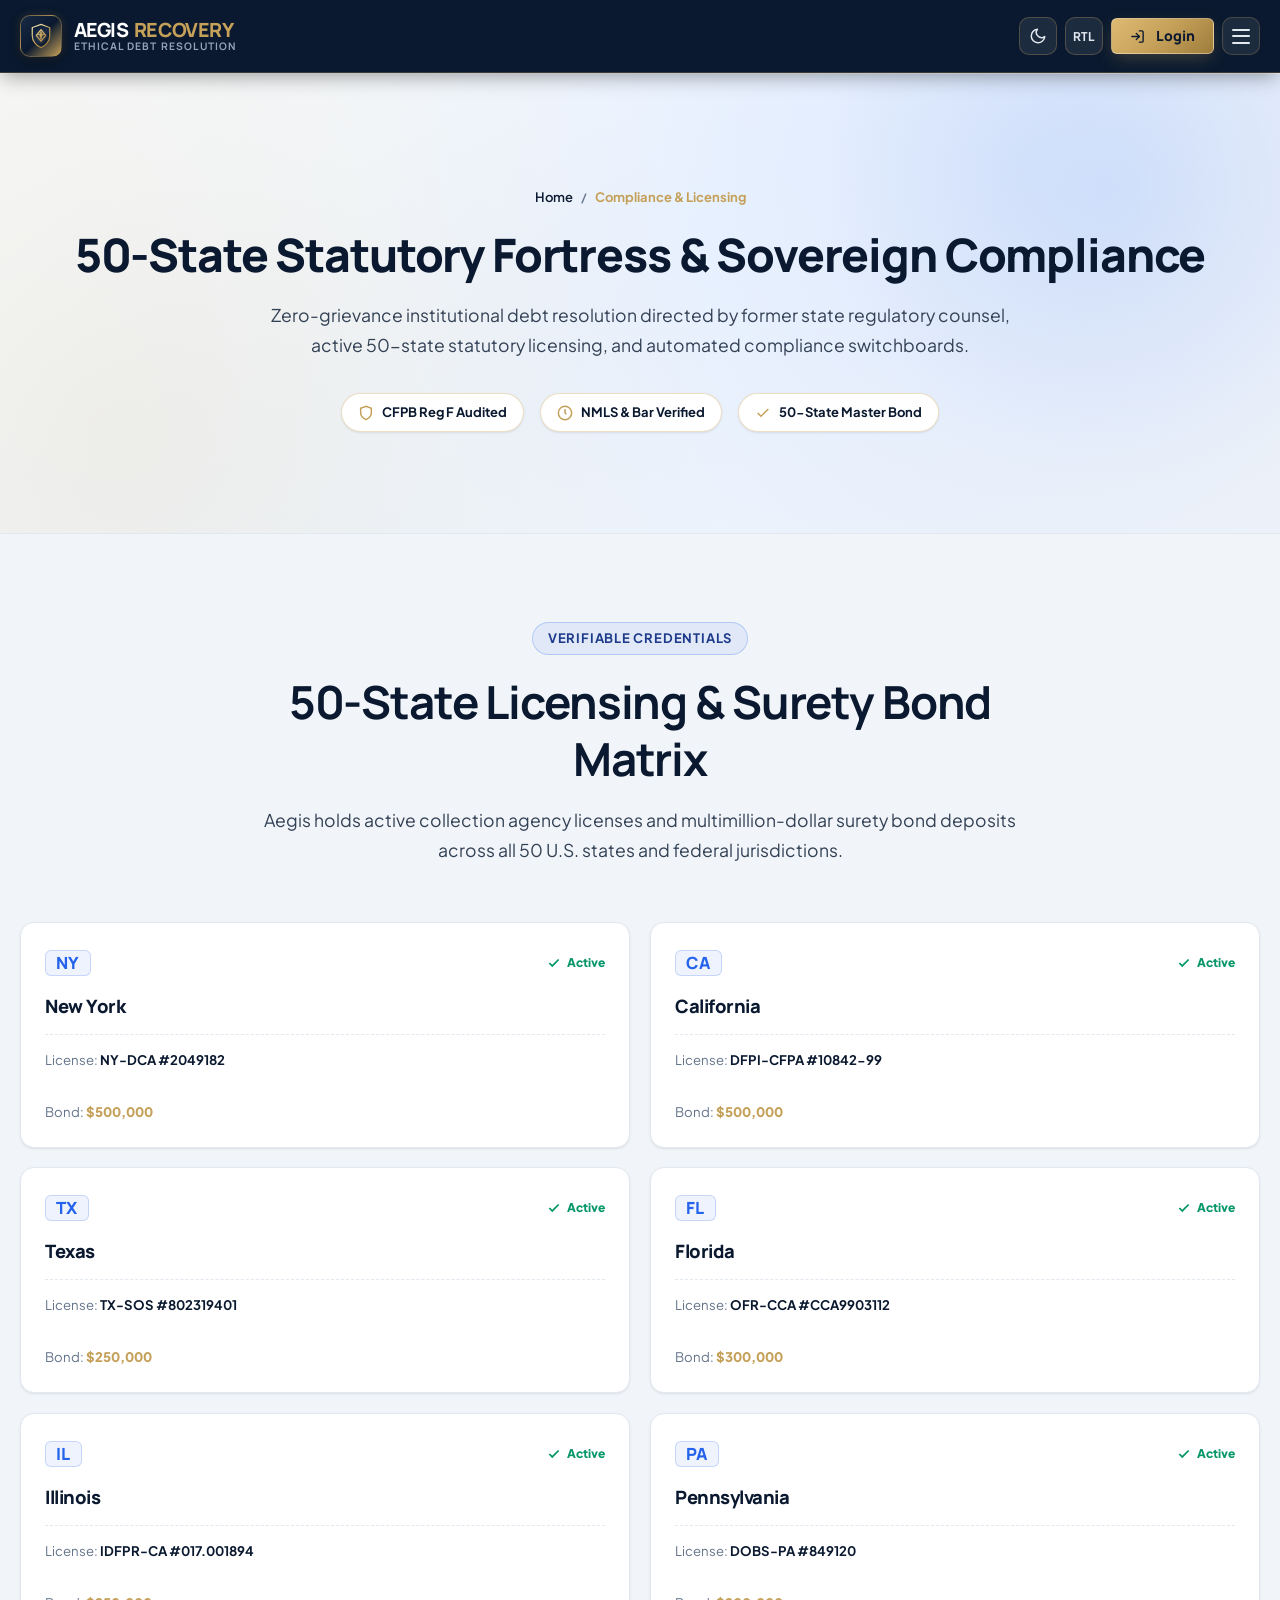
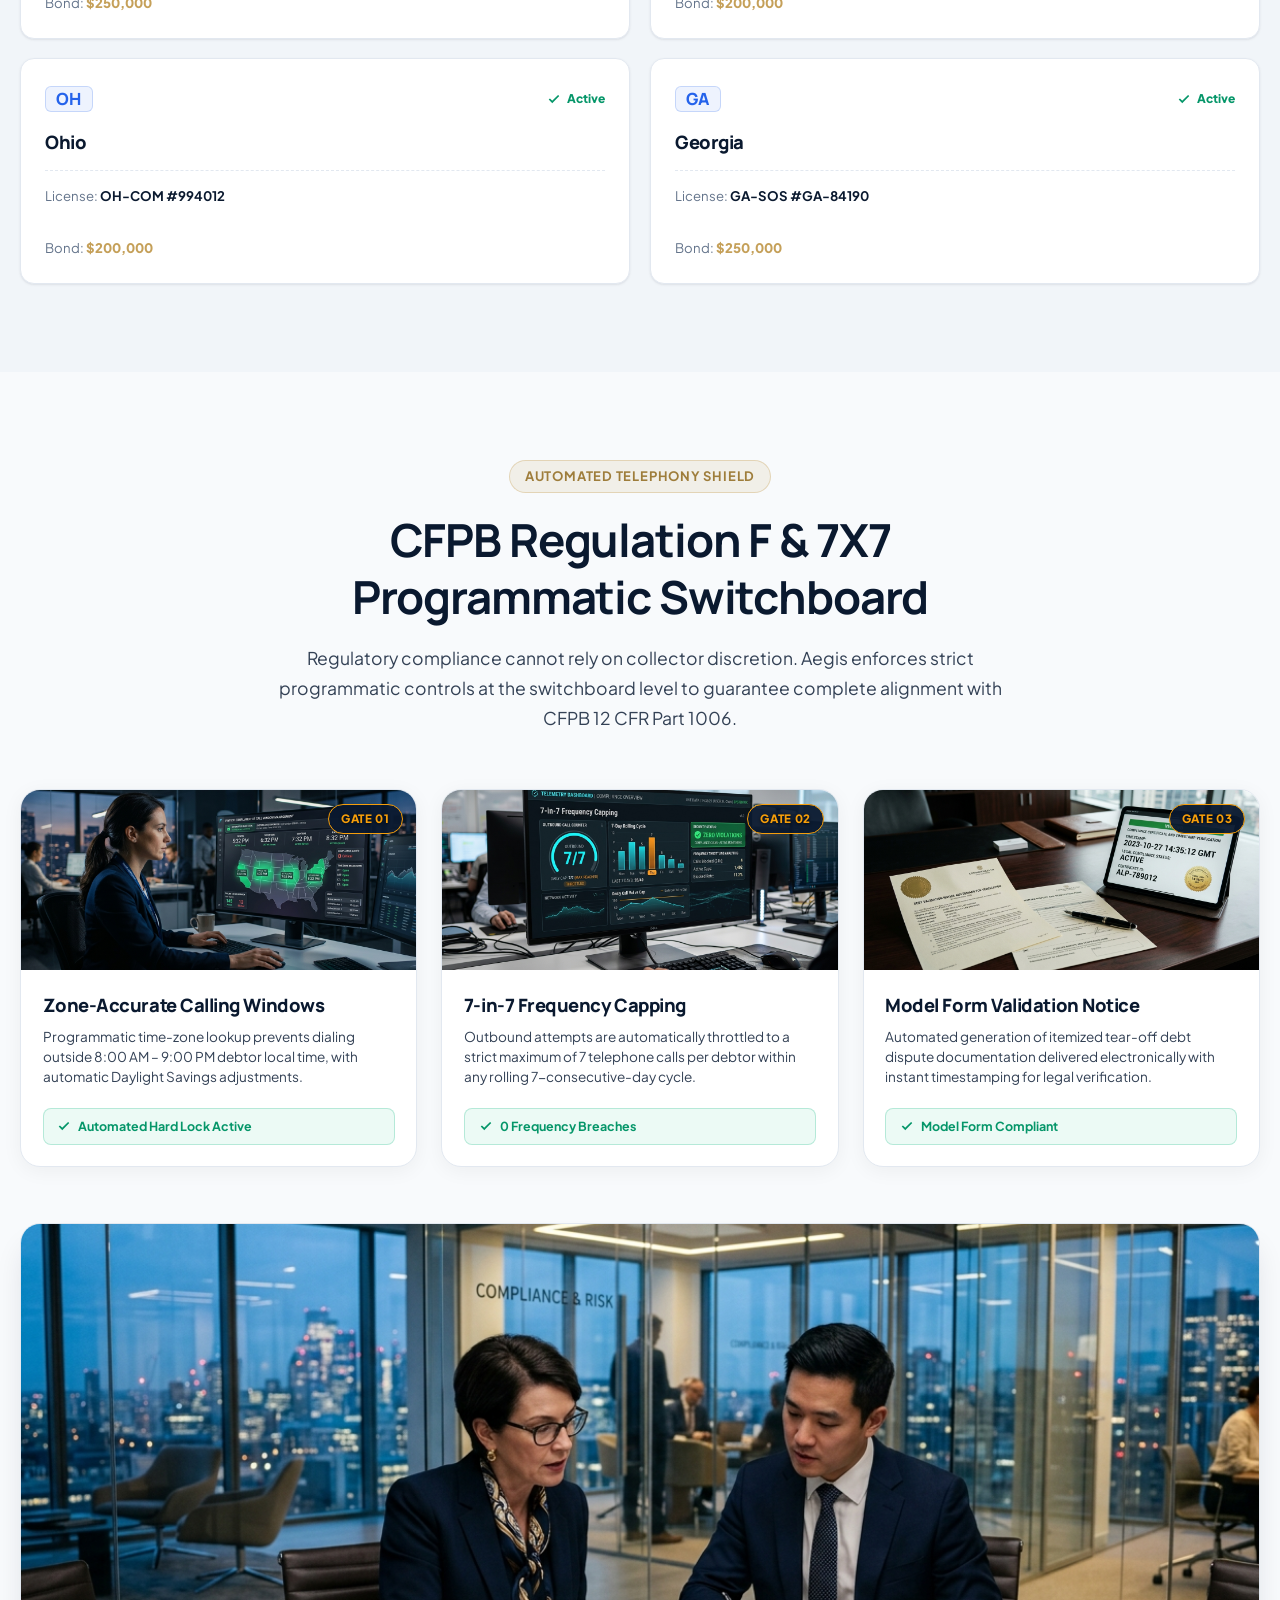
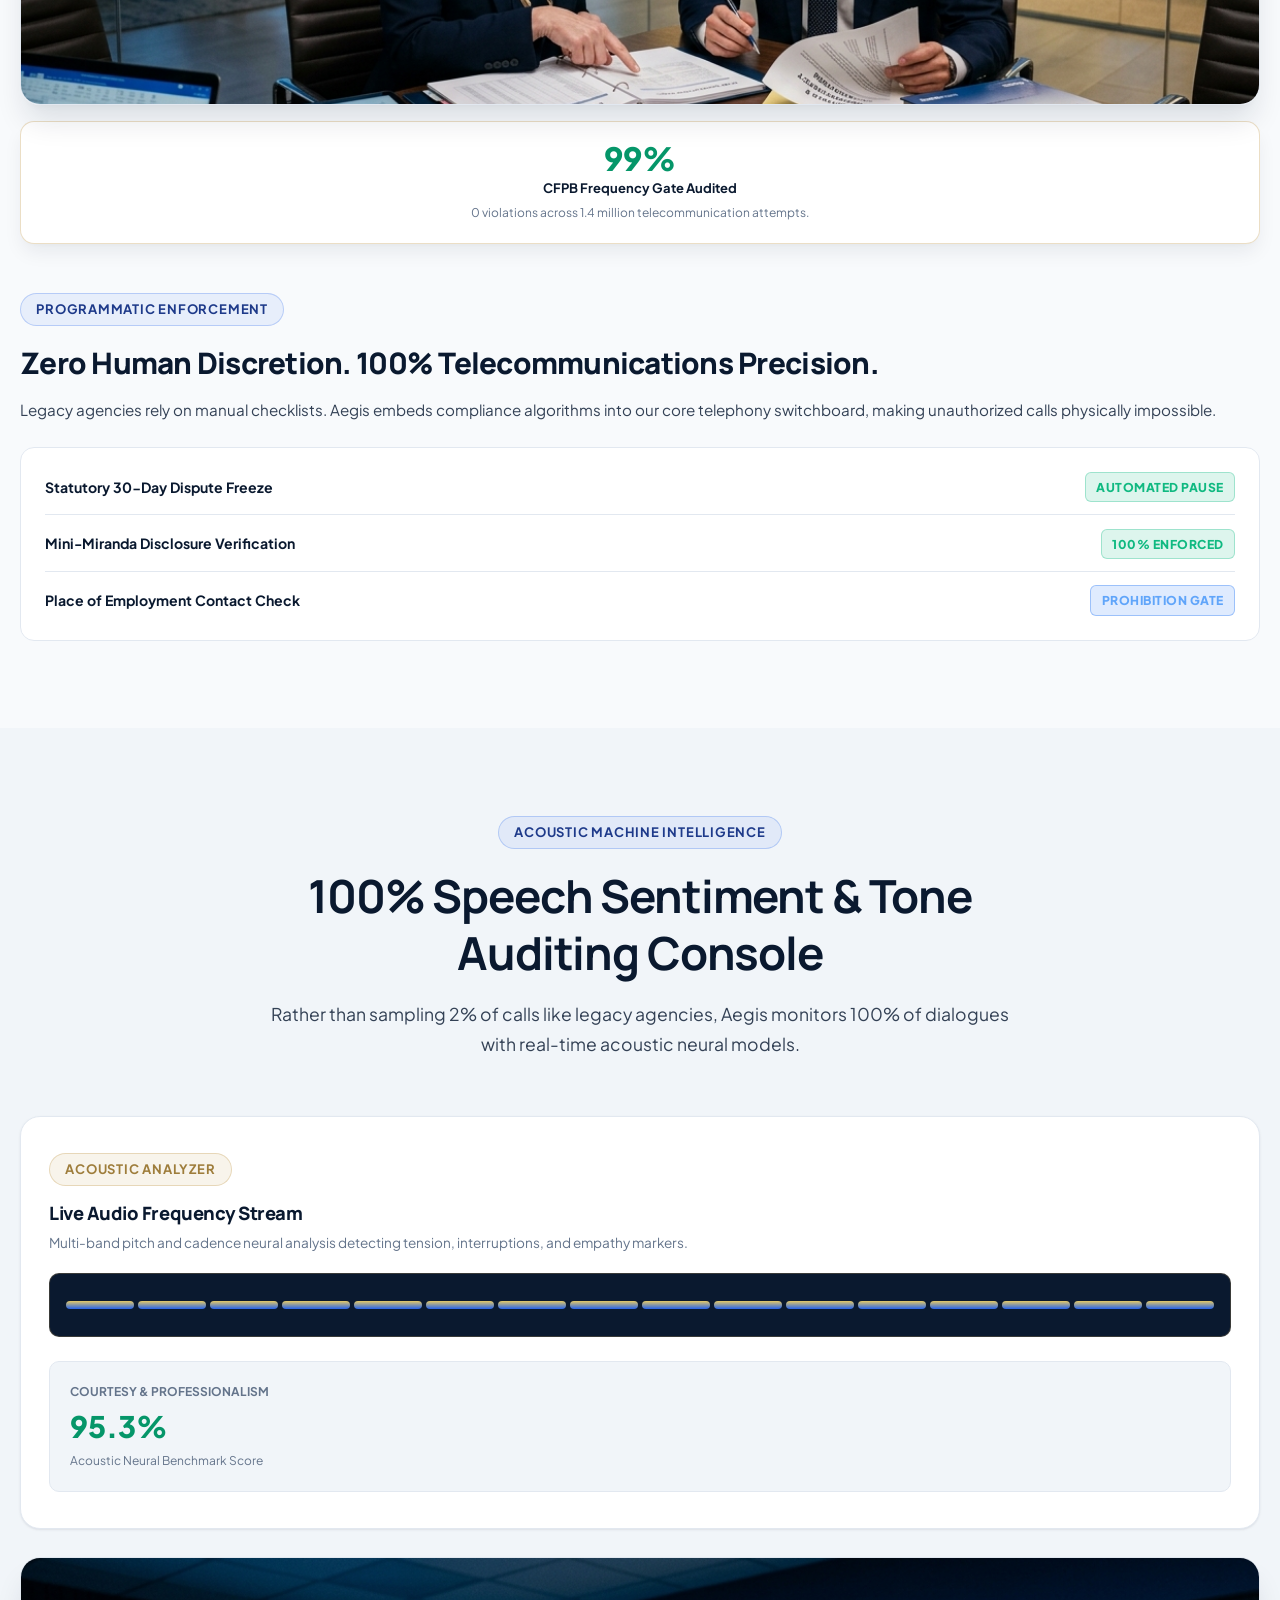
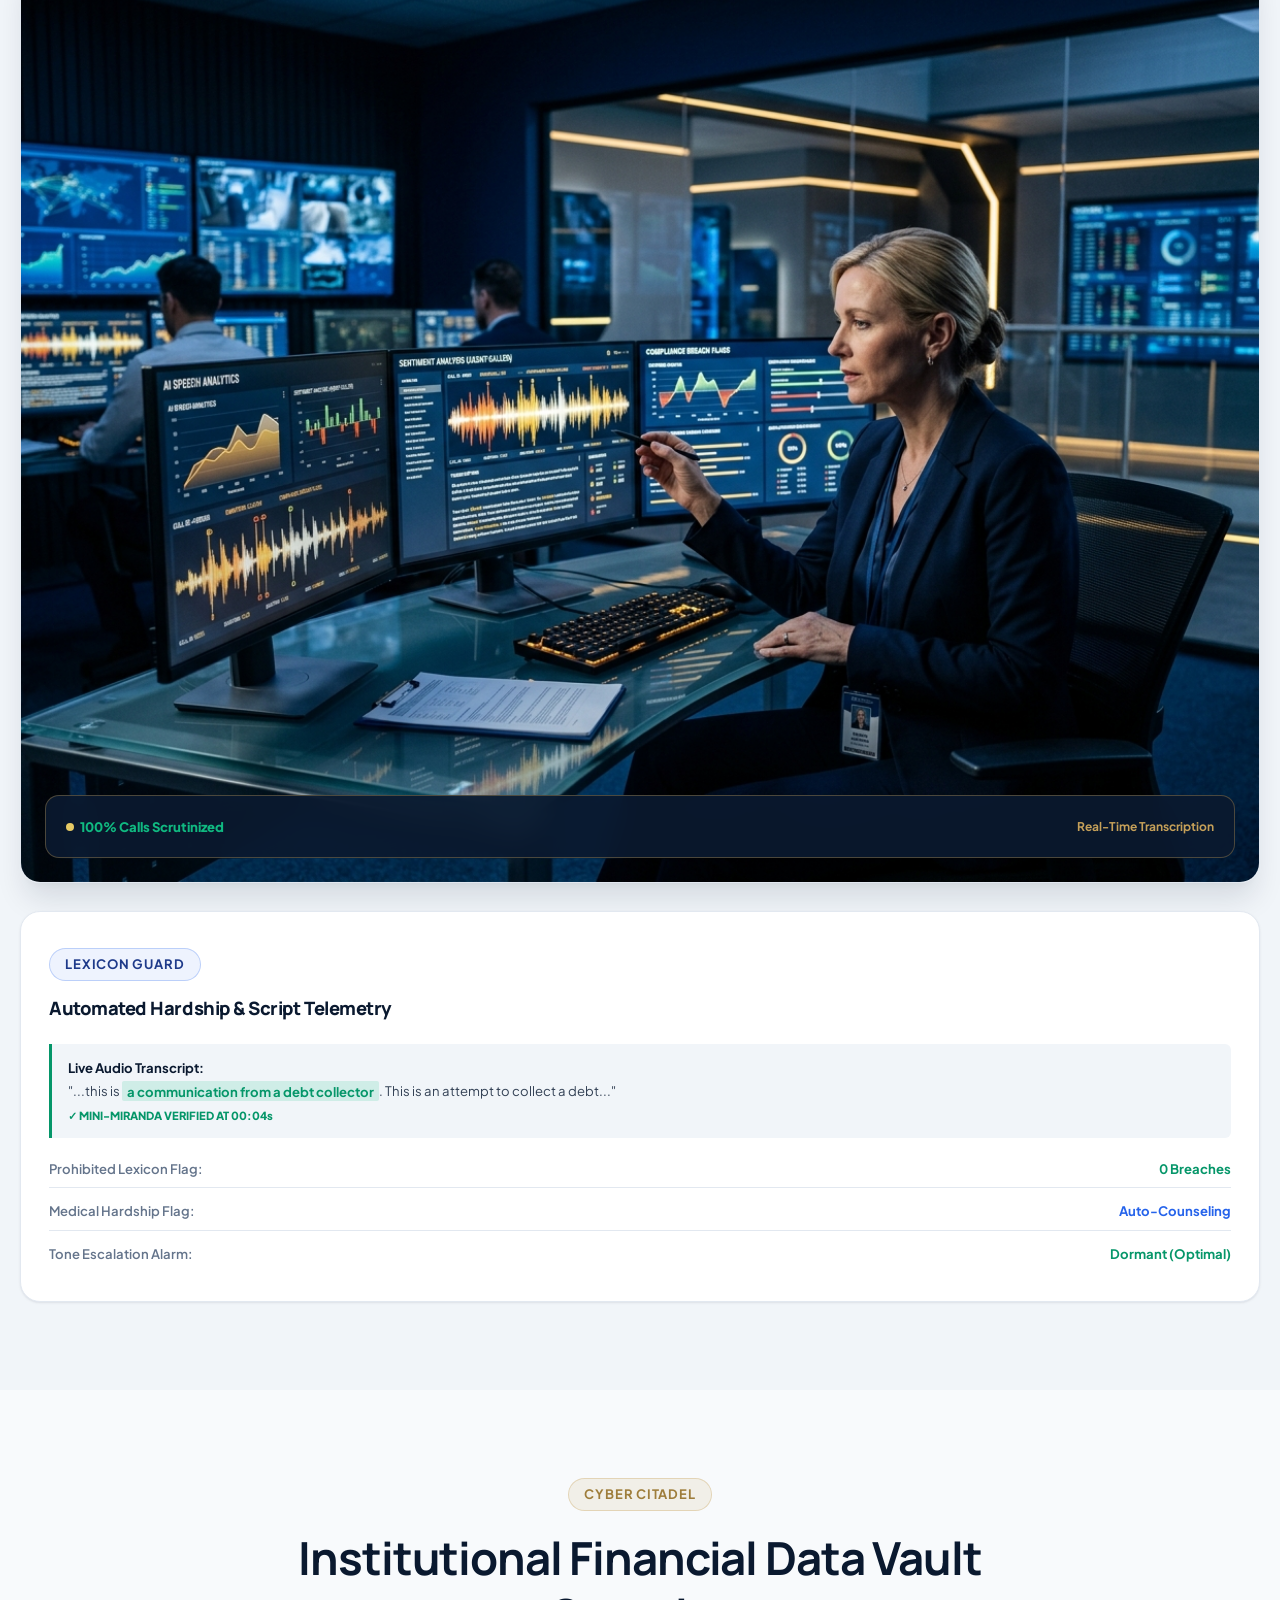
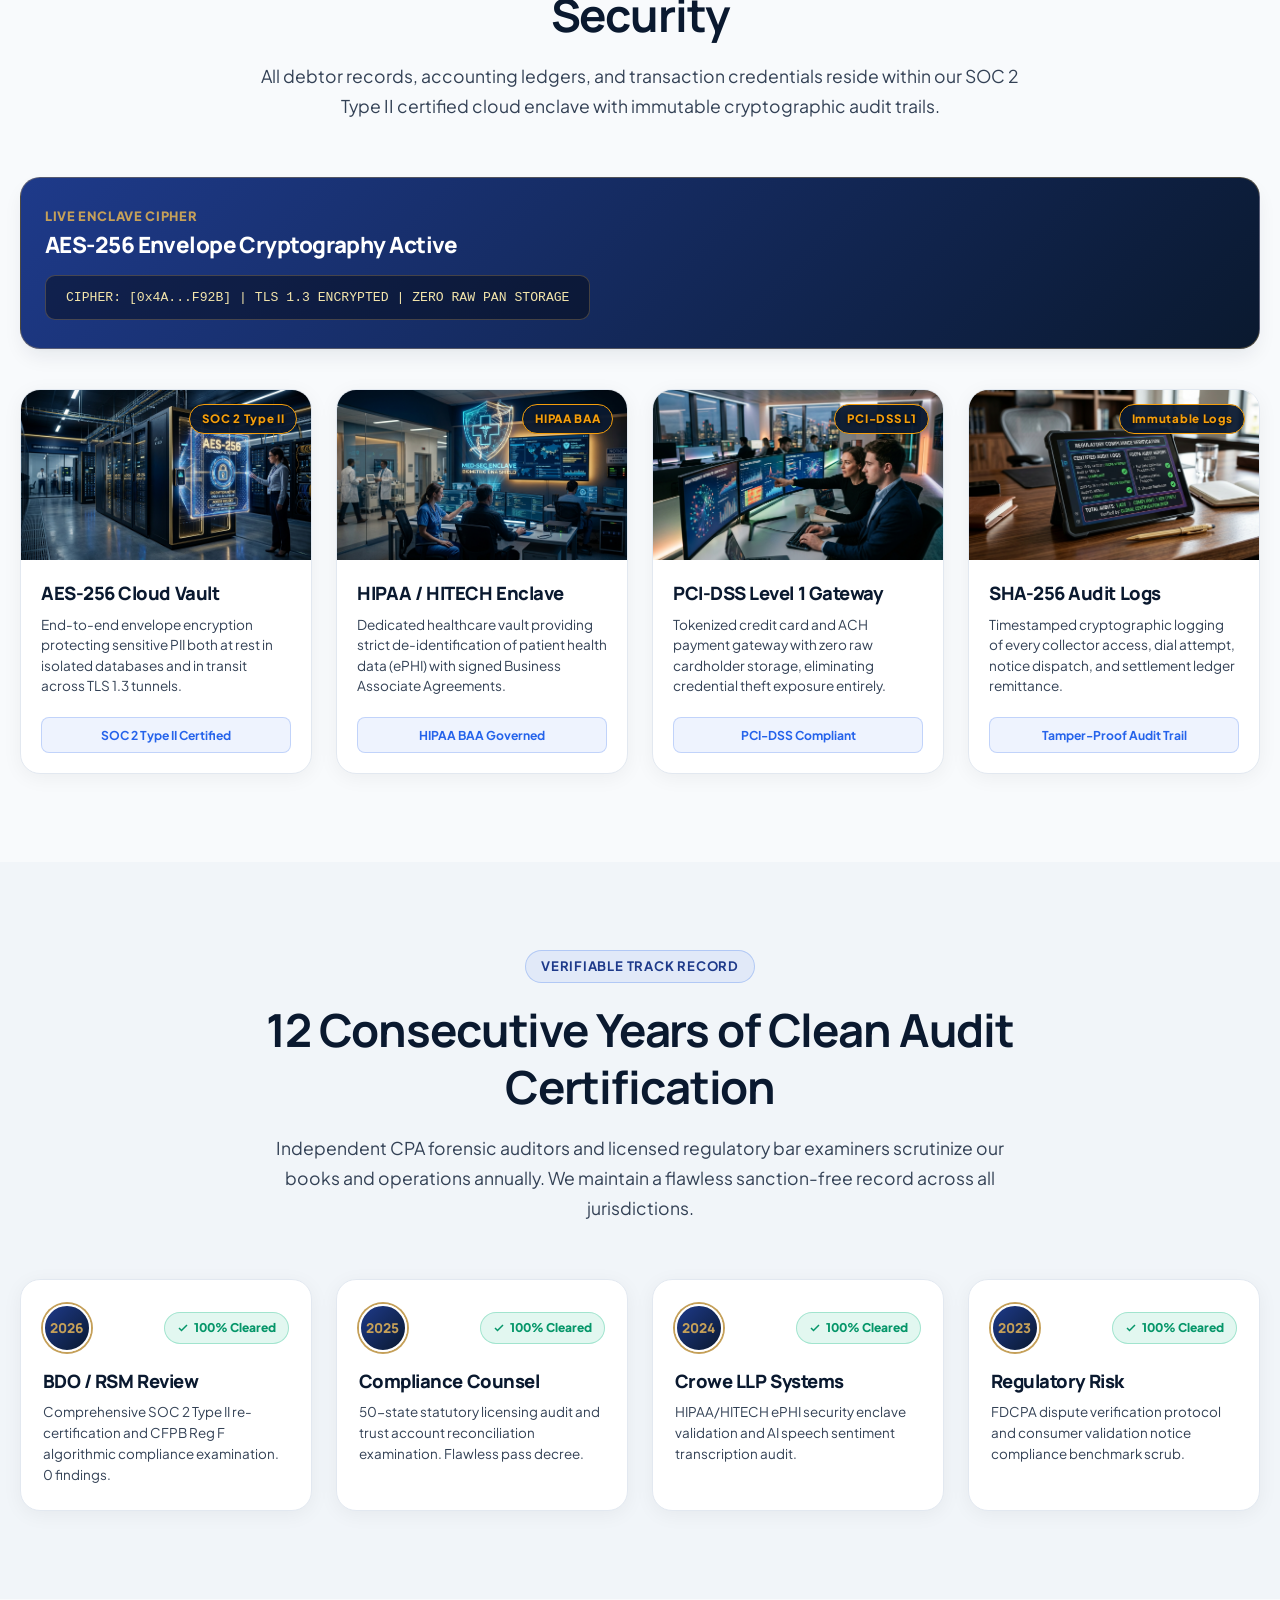
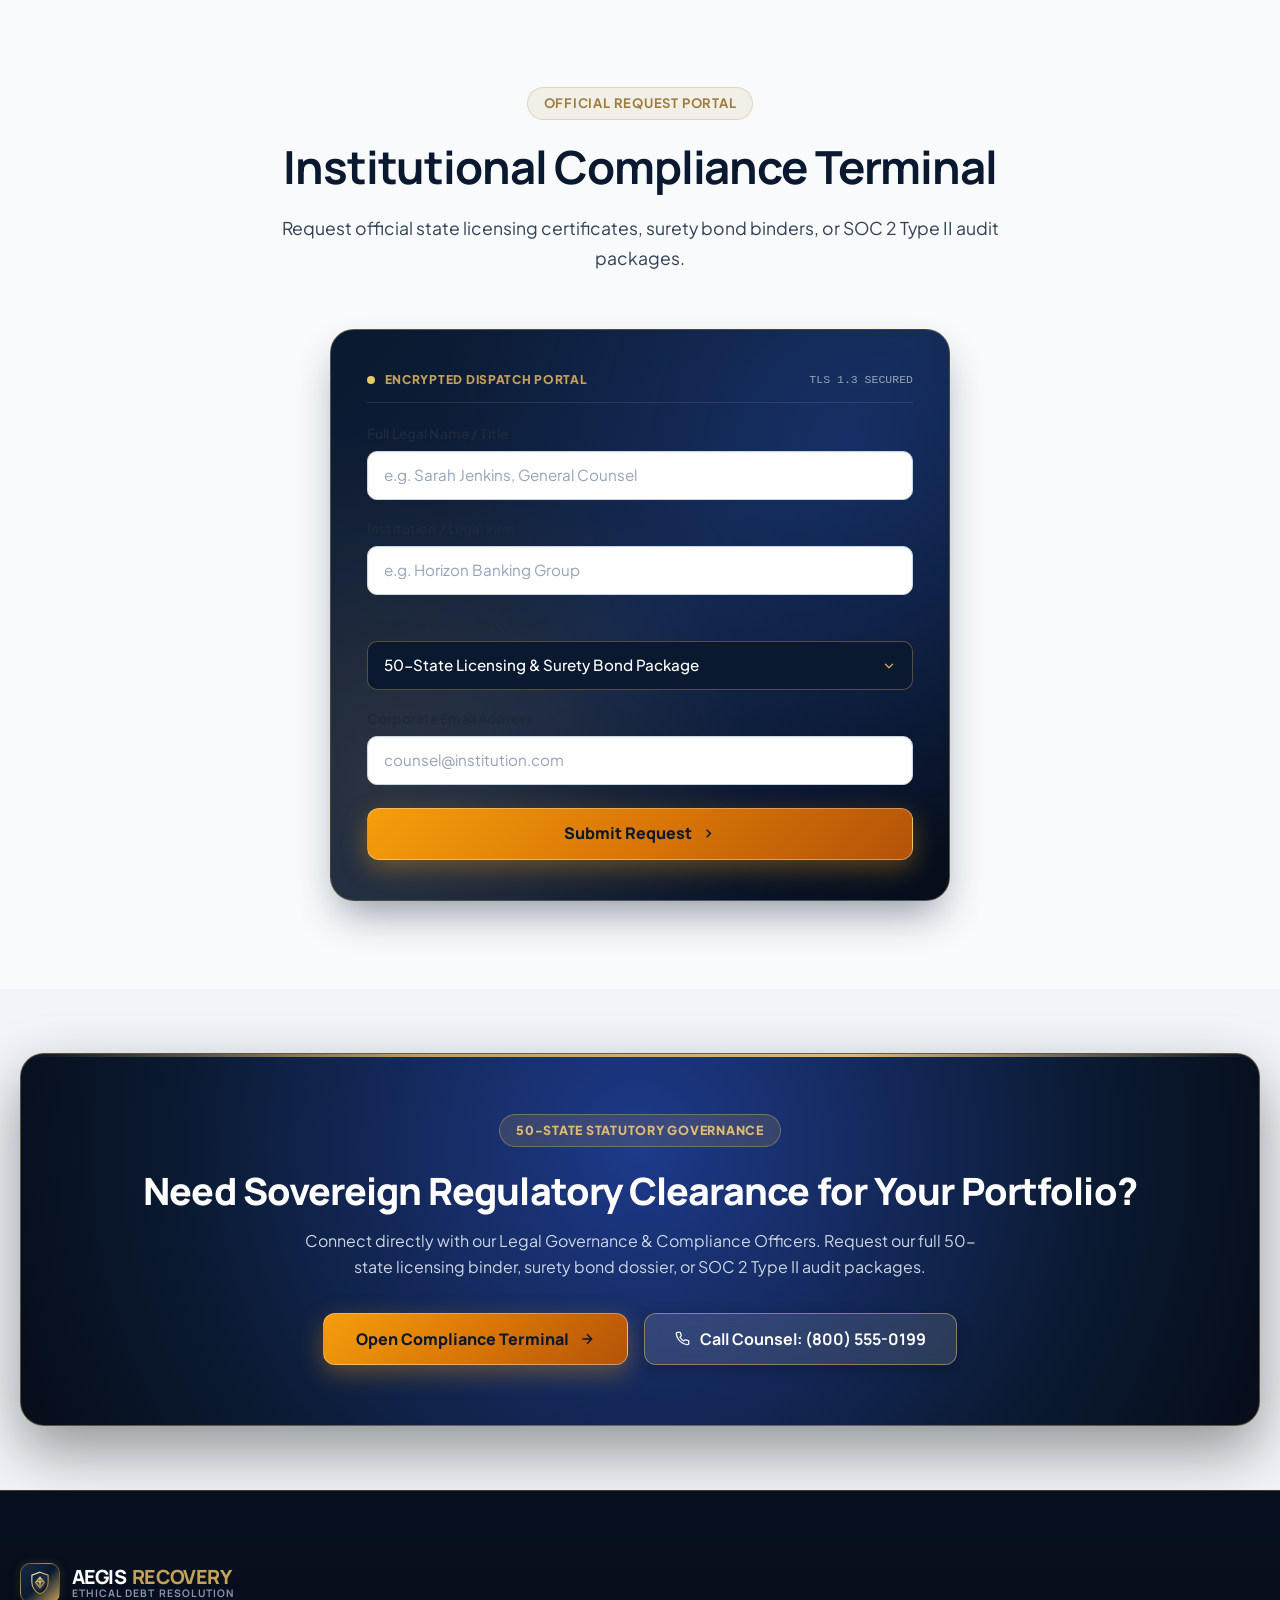
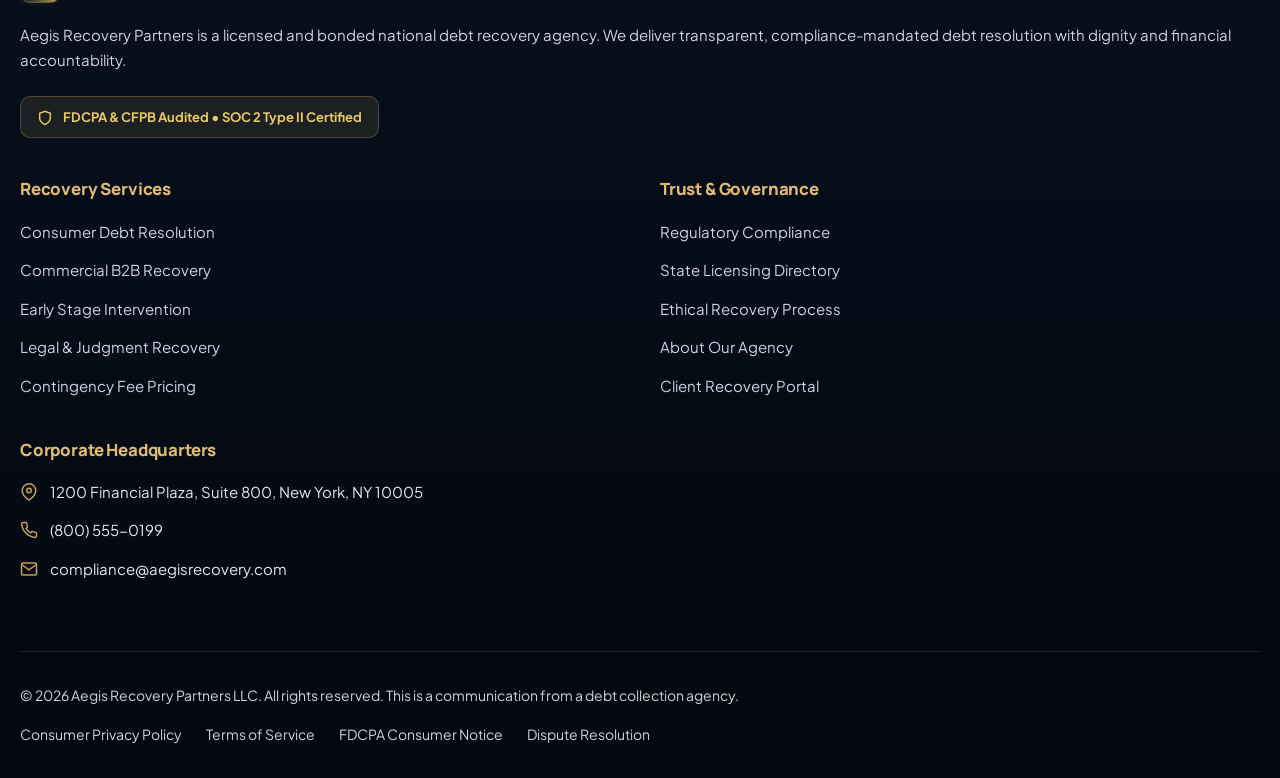
<file: compliance.html>
<!DOCTYPE html>
<html lang="en" data-theme="light" dir="ltr">
<head>
  <meta charset="UTF-8">
  <meta name="viewport" content="width=device-width, initial-scale=1.0">
  <meta name="description" content="Aegis Recovery Partners — 50-state licensing directory, CFPB Regulation F enforcement, AI speech analytics, and SOC 2 Type II certified compliance infrastructure.">
  <meta name="keywords" content="debt collection compliance, 50 state collection license, CFPB Reg F compliance, FDCPA compliance, debt recovery surety bond, SOC 2 debt collection">
  <title>Compliance, Licensing &amp; Legal Governance | Aegis Recovery Partners</title>

  <!-- Favicon -->
  <link rel="icon" type="image/svg+xml" href="assets/images/icons/favicon.svg">

  <!-- Google Fonts: Manrope & Plus Jakarta Sans -->
  <link rel="preconnect" href="https://fonts.googleapis.com">
  <link rel="preconnect" href="https://fonts.gstatic.com" crossorigin>
  <link href="https://fonts.googleapis.com/css2?family=Manrope:wght@400;500;600;700;800&family=Plus+Jakarta+Sans:wght@300;400;500;600;700;800&display=swap" rel="stylesheet">

  <!-- Core CSS -->
  <link rel="stylesheet" href="assets/css/style.css?v=106">
  <link rel="stylesheet" href="assets/css/responsive.css?v=106">

  <style>
    /* Section 3: CFPB Reg F Logic Gate Cards with Visual Headers */
    .regf-logic-gates-grid {
      display: grid !important;
      grid-template-columns: repeat(3, 1fr) !important;
      gap: 1.5rem !important;
      align-items: stretch !important;
      margin-bottom: 3.5rem !important;
    }
    .regf-gate-card {
      background: var(--bg-surface) !important;
      border: 1px solid var(--border-color) !important;
      border-radius: 20px !important;
      padding: 0 !important;
      position: relative !important;
      transition: transform 0.35s ease, box-shadow 0.35s ease, border-color 0.35s ease !important;
      box-shadow: 0 4px 20px rgba(0, 0, 0, 0.05) !important;
      display: flex !important;
      flex-direction: column !important;
      overflow: hidden !important;
      height: 100% !important;
    }
    .regf-gate-card:hover {
      transform: translateY(-6px) !important;
      border-color: var(--border-gold) !important;
      box-shadow: 0 16px 32px rgba(0, 0, 0, 0.12) !important;
    }
    .regf-gate-thumb {
      position: relative !important;
      width: 100% !important;
      height: 180px !important;
      overflow: hidden !important;
      background: #0A192F !important;
    }
    .regf-gate-thumb img {
      width: 100% !important;
      height: 100% !important;
      object-fit: cover !important;
      display: block !important;
      transition: transform 0.4s ease !important;
    }
    .regf-gate-card:hover .regf-gate-thumb img {
      transform: scale(1.06) !important;
    }
    .regf-gate-number {
      position: absolute !important;
      top: 0.85rem !important;
      right: 0.85rem !important;
      font-size: 0.72rem !important;
      font-weight: 800 !important;
      color: #F59E0B !important;
      background: rgba(10, 25, 47, 0.94) !important;
      border: 1.5px solid #F59E0B !important;
      padding: 0.28rem 0.75rem !important;
      border-radius: 9999px !important;
      letter-spacing: 0.06em !important;
      z-index: 5 !important;
      text-shadow: 0 1px 3px rgba(0,0,0,0.8) !important;
    }
    .regf-gate-body {
      padding: 1.5rem 1.35rem 1.35rem !important;
      display: flex !important;
      flex-direction: column !important;
      flex: 1 !important;
    }
    .regf-gate-title {
      font-size: 1.15rem !important;
      font-weight: 800 !important;
      color: var(--text-main) !important;
      margin: 0 0 0.6rem 0 !important;
      line-height: 1.25 !important;
    }
    .regf-gate-desc {
      font-size: 0.85rem !important;
      color: var(--text-body) !important;
      line-height: 1.5 !important;
      margin: 0 0 1.25rem 0 !important;
      flex: 1 !important;
    }
    .regf-gate-status {
      display: inline-flex !important;
      align-items: center !important;
      gap: 0.45rem !important;
      font-size: 0.78rem !important;
      font-weight: 700 !important;
      color: #059669 !important;
      background: rgba(16, 185, 129, 0.08) !important;
      border: 1px solid rgba(16, 185, 129, 0.25) !important;
      padding: 0.45rem 0.85rem !important;
      border-radius: 8px !important;
      margin-top: auto !important;
    }
    [data-theme="dark"] .regf-gate-status {
      color: #34D399 !important;
      background: rgba(16, 185, 129, 0.15) !important;
      border-color: rgba(52, 211, 153, 0.3) !important;
    }

    /* Section 5: Security Enclave Cards with Generated Visuals */
    .security-enclave-grid {
      display: grid !important;
      grid-template-columns: repeat(4, 1fr) !important;
      gap: 1.5rem !important;
      align-items: stretch !important;
    }
    .security-card {
      background: var(--bg-surface) !important;
      border: 1px solid var(--border-color) !important;
      border-radius: 20px !important;
      padding: 0 !important;
      display: flex !important;
      flex-direction: column !important;
      overflow: hidden !important;
      height: 100% !important;
      box-shadow: 0 4px 20px rgba(0, 0, 0, 0.05) !important;
      transition: transform 0.35s ease, box-shadow 0.35s ease, border-color 0.35s ease !important;
    }
    .security-card:hover {
      transform: translateY(-6px) !important;
      border-color: var(--border-gold) !important;
      box-shadow: 0 16px 32px rgba(0, 0, 0, 0.12) !important;
    }
    .security-card-thumb {
      position: relative !important;
      width: 100% !important;
      height: 170px !important;
      overflow: hidden !important;
      background: #0A192F !important;
    }
    .security-card-thumb img {
      width: 100% !important;
      height: 100% !important;
      object-fit: cover !important;
      display: block !important;
      transition: transform 0.4s ease !important;
    }
    .security-card:hover .security-card-thumb img {
      transform: scale(1.06) !important;
    }
    .security-card-badge {
      position: absolute !important;
      top: 0.85rem !important;
      right: 0.85rem !important;
      font-size: 0.72rem !important;
      font-weight: 800 !important;
      color: #F59E0B !important;
      background: rgba(10, 25, 47, 0.94) !important;
      border: 1.5px solid #F59E0B !important;
      padding: 0.28rem 0.75rem !important;
      border-radius: 9999px !important;
      letter-spacing: 0.06em !important;
      z-index: 5 !important;
      text-shadow: 0 1px 3px rgba(0,0,0,0.8) !important;
    }
    .security-card-body {
      padding: 1.4rem 1.25rem 1.25rem !important;
      display: flex !important;
      flex-direction: column !important;
      flex: 1 !important;
    }
    .security-card-title {
      font-size: 1.15rem !important;
      font-weight: 800 !important;
      color: var(--text-main) !important;
      margin: 0 0 0.6rem 0 !important;
      line-height: 1.25 !important;
    }
    .security-card-desc {
      font-size: 0.85rem !important;
      color: var(--text-body) !important;
      line-height: 1.5 !important;
      margin: 0 0 1.25rem 0 !important;
      flex: 1 !important;
    }
    .security-cert-badge {
      display: inline-flex !important;
      align-items: center !important;
      justify-content: center !important;
      width: 100% !important;
      box-sizing: border-box !important;
      padding: 0.45rem 0.75rem !important;
      font-size: 0.76rem !important;
      font-weight: 700 !important;
      color: var(--color-secondary) !important;
      background: rgba(37, 99, 235, 0.08) !important;
      border: 1px solid rgba(37, 99, 235, 0.22) !important;
      border-radius: 8px !important;
      margin-top: auto !important;
      text-align: center !important;
      white-space: nowrap !important;
    }

    /* Section 6: 12-Year Connected Audit Highway Stepper & Green Badges */
    .audit-highway-stepper {
      display: grid !important;
      grid-template-columns: repeat(4, 1fr) !important;
      gap: 1.5rem !important;
      position: relative !important;
      align-items: stretch !important;
    }
    .audit-highway-node {
      background: var(--bg-surface) !important;
      border: 1px solid var(--border-color) !important;
      border-radius: 20px !important;
      padding: 1.5rem 1.35rem !important;
      position: relative !important;
      z-index: 2 !important;
      transition: transform 0.35s ease, box-shadow 0.35s ease, border-color 0.35s ease !important;
      box-shadow: 0 4px 20px rgba(0, 0, 0, 0.05) !important;
      display: flex !important;
      flex-direction: column !important;
    }
    .audit-highway-node:hover {
      transform: translateY(-6px) !important;
      border-color: var(--border-gold) !important;
      box-shadow: 0 16px 32px rgba(0, 0, 0, 0.12) !important;
    }
    .audit-node-top {
      display: flex !important;
      justify-content: space-between !important;
      align-items: center !important;
      margin-bottom: 1.15rem !important;
      width: 100% !important;
    }
    .audit-node-pill {
      width: 48px !important;
      height: 48px !important;
      border-radius: 9999px !important;
      background: var(--color-sapphire-gradient) !important;
      color: var(--color-accent) !important;
      border: 2.5px solid var(--bg-surface) !important;
      box-shadow: 0 0 0 2px var(--color-accent) !important;
      display: flex !important;
      align-items: center !important;
      justify-content: center !important;
      font-family: var(--font-heading) !important;
      font-weight: 800 !important;
      font-size: 0.85rem !important;
      margin: 0 !important;
      flex-shrink: 0 !important;
    }
    .audit-pass-badge {
      display: inline-flex !important;
      align-items: center !important;
      gap: 0.35rem !important;
      font-size: 0.75rem !important;
      font-weight: 800 !important;
      color: #059669 !important;
      background: rgba(16, 185, 129, 0.12) !important;
      border: 1px solid rgba(16, 185, 129, 0.3) !important;
      padding: 0.35rem 0.75rem !important;
      border-radius: 9999px !important;
      white-space: nowrap !important;
    }
    [data-theme="dark"] .audit-pass-badge {
      color: #34D399 !important;
      background: rgba(16, 185, 129, 0.18) !important;
      border-color: rgba(52, 211, 153, 0.35) !important;
    }
    .audit-year-title {
      font-family: var(--font-heading) !important;
      font-size: 1.15rem !important;
      font-weight: 800 !important;
      color: var(--text-main) !important;
      margin: 0 0 0.55rem 0 !important;
      line-height: 1.25 !important;
    }
    .audit-desc {
      font-size: 0.84rem !important;
      color: var(--text-body) !important;
      line-height: 1.55 !important;
      margin: 0 !important;
      flex: 1 !important;
    }

    /* Section 7: Institutional Compliance Terminal Centered Form */
    .dispute-terminal-box {
      background: radial-gradient(circle at 85% 20%, rgba(37, 99, 235, 0.22) 0%, transparent 60%),
                  radial-gradient(circle at 10% 80%, rgba(197, 160, 89, 0.15) 0%, transparent 50%),
                  linear-gradient(135deg, #0A192F 0%, #112240 50%, #060D1A 100%) !important;
      border: 1px solid var(--border-gold) !important;
      border-radius: 24px !important;
      padding: 2.5rem 2.25rem !important;
      box-sizing: border-box !important;
      width: 100% !important;
      max-width: 620px !important;
      margin: 0 auto !important;
      box-shadow: 0 20px 40px -10px rgba(10, 25, 47, 0.45) !important;
    }
    /* Section 7: Institutional Compliance Terminal Submit Button (Signature Theme Gold Gradient) */
    .dispute-terminal-box .btn-theme-cta,
    .dispute-terminal-box .btn-gold {
      height: 52px !important;
      width: 100% !important;
      display: inline-flex !important;
      align-items: center !important;
      justify-content: center !important;
      gap: 0.6rem !important;
      font-size: 1rem !important;
      font-weight: 800 !important;
      border-radius: 12px !important;
      padding: 0 1.5rem !important;
      box-sizing: border-box !important;
      white-space: nowrap !important;
      cursor: pointer !important;
      background: linear-gradient(135deg, #F59E0B 0%, #D97706 50%, #B45309 100%) !important;
      color: #0A192F !important;
      border: 1px solid rgba(255, 255, 255, 0.35) !important;
      box-shadow: 0 8px 24px rgba(245, 158, 11, 0.35) !important;
      transition: all 0.3s ease !important;
    }
    .dispute-terminal-box .btn-theme-cta span,
    .dispute-terminal-box .btn-gold span {
      color: #0A192F !important;
      font-weight: 800 !important;
    }
    .dispute-terminal-box .btn-theme-cta:hover,
    .dispute-terminal-box .btn-gold:hover {
      background: linear-gradient(135deg, #FBBF24 0%, #F59E0B 100%) !important;
      transform: translateY(-2px) !important;
      box-shadow: 0 12px 30px rgba(245, 158, 11, 0.5) !important;
      border-color: rgba(255, 255, 255, 0.6) !important;
    }

    /* Section 8: Compliance Page CTA Ribbon Above Footer */
    .compliance-cta-section {
      padding: 4rem 0 !important;
      background: var(--bg-surface-alt) !important;
    }
    .compliance-cta-card {
      background: radial-gradient(circle at 50% 25%, #1E3A8A 0%, #0A192F 70%, #060D1A 100%) !important;
      border: 1.5px solid rgba(197, 160, 89, 0.45) !important;
      border-radius: 24px !important;
      padding: 3.75rem 2rem !important;
      color: #FFFFFF !important;
      box-shadow: 0 25px 60px rgba(0, 0, 0, 0.4) !important;
      text-align: center !important;
      position: relative !important;
      overflow: hidden !important;
    }
    .compliance-cta-card::before {
      content: '';
      position: absolute;
      top: 0; left: 0; right: 0; height: 3px;
      background: linear-gradient(90deg, transparent, #C5A059, #DFBA73, transparent);
    }
    .btn-compliance-theme {
      height: 52px !important;
      display: inline-flex !important;
      align-items: center !important;
      justify-content: center !important;
      gap: 0.65rem !important;
      padding: 0 2rem !important;
      font-size: 1rem !important;
      font-weight: 800 !important;
      border-radius: 12px !important;
      background: linear-gradient(135deg, #F59E0B 0%, #D97706 50%, #B45309 100%) !important;
      color: #0A192F !important;
      border: 1px solid rgba(255, 255, 255, 0.35) !important;
      box-shadow: 0 8px 25px rgba(245, 158, 11, 0.35) !important;
      transition: all 0.3s ease !important;
      text-decoration: none !important;
      cursor: pointer !important;
    }
    .btn-compliance-theme span {
      color: #0A192F !important;
      font-weight: 800 !important;
    }
    .btn-compliance-theme:hover {
      background: linear-gradient(135deg, #FBBF24 0%, #F59E0B 100%) !important;
      transform: translateY(-2px) !important;
      box-shadow: 0 12px 32px rgba(245, 158, 11, 0.5) !important;
      border-color: rgba(255, 255, 255, 0.6) !important;
    }
    .btn-compliance-outline {
      height: 52px !important;
      display: inline-flex !important;
      align-items: center !important;
      justify-content: center !important;
      gap: 0.65rem !important;
      padding: 0 1.85rem !important;
      font-size: 1rem !important;
      font-weight: 700 !important;
      border-radius: 12px !important;
      background: rgba(255, 255, 255, 0.12) !important;
      color: #FFFFFF !important;
      border: 1.5px solid rgba(197, 160, 89, 0.65) !important;
      backdrop-filter: blur(8px) !important;
      box-shadow: 0 4px 15px rgba(0, 0, 0, 0.2) !important;
      transition: all 0.3s ease !important;
      text-decoration: none !important;
    }
    .btn-compliance-outline span {
      color: #FFFFFF !important;
      font-weight: 700 !important;
    }
    .btn-compliance-outline:hover {
      background: #F59E0B !important;
      color: #0A192F !important;
      border-color: #F59E0B !important;
      transform: translateY(-2px) !important;
      box-shadow: 0 8px 25px rgba(245, 158, 11, 0.4) !important;
    }
    .btn-compliance-outline:hover span {
      color: #0A192F !important;
    }

    /* Responsive Breakpoints */
    @media (max-width: 1100px) and (min-width: 769px) {
      .regf-logic-gates-grid {
        grid-template-columns: repeat(2, 1fr) !important;
        gap: 1.5rem !important;
      }
      .security-enclave-grid {
        grid-template-columns: repeat(2, 1fr) !important;
        gap: 1.5rem !important;
      }
      .audit-highway-stepper {
        grid-template-columns: repeat(2, 1fr) !important;
        gap: 1.5rem !important;
      }
      .audit-highway-stepper::before {
        display: none !important;
      }
      .dispute-safeharbor-layout {
        grid-template-columns: 1fr !important;
        gap: 2rem !important;
      }
    }
    @media (max-width: 768px) {
      .regf-logic-gates-grid {
        grid-template-columns: 1fr !important;
        gap: 1.5rem !important;
      }
      .security-enclave-grid {
        grid-template-columns: 1fr !important;
        gap: 1.5rem !important;
      }
      .audit-highway-stepper {
        grid-template-columns: 1fr !important;
        gap: 1.5rem !important;
      }
      .audit-highway-stepper::before {
        display: none !important;
      }
      .dispute-safeharbor-layout {
        grid-template-columns: 1fr !important;
        gap: 2rem !important;
      }
      .dispute-terminal-box {
        padding: 1.75rem 1.25rem !important;
      }
    }
  </style>
</head>
<body>

  <!-- PAGE PRELOADER -->
  <div id="pagePreloader" style="position: fixed; inset: 0; z-index: 999999; background-color: #0A192F; display: flex; flex-direction: column; align-items: center; justify-content: center; gap: 1.25rem;">
    <div class="preloader-spinner-ring"></div>
    <div class="preloader-brand-box">
      <div class="preloader-text-brand">AEGIS <span class="gold-accent">RECOVERY</span></div>
    </div>
    <div class="preloader-bar-track"><div class="preloader-bar-fill"></div></div>
  </div>

  <!-- ==========================================================================
       PUBLIC HEADER / NAVBAR (EXACT 7 NAVIGATION ITEMS + LOGIN BUTTON)
       ========================================================================== -->
  <header class="site-header" id="siteHeader">
    <div class="container">
      <nav class="navbar" aria-label="Main Navigation">
        <!-- Logo / Brand with Shield Emblem -->
        <a href="index.html" class="nav-brand" aria-label="Aegis Recovery Partners Homepage">
          <div class="brand-emblem">
            <img src="assets/images/icons/logo.svg" alt="Aegis Logo Emblem" width="28" height="28">
          </div>
          <div class="brand-text">
            <span class="brand-title">AEGIS <span class="gold-accent">RECOVERY</span></span>
            <span class="brand-subtitle">Ethical Debt Resolution</span>
          </div>
        </a>

        <!-- Main Navigation Menu (Clean Labels) -->
        <ul class="nav-menu" id="navMenu">
          <li class="nav-item nav-dropdown" id="homeDropdown">
            <a href="index.html" class="nav-link" id="homeDropdownToggle" aria-haspopup="true" aria-expanded="false">
              <span>Home</span>
              <span class="dropdown-arrow">▼</span>
            </a>
            <div class="dropdown-menu" aria-labelledby="homeDropdownToggle">
              <a href="index.html" class="dropdown-item">
                <div class="dropdown-item-content">
                  <span class="dropdown-item-title">Home 1 — Ethical Recovery</span>
                  <span class="dropdown-item-desc">Trust-first commercial &amp; consumer resolution</span>
                </div>
              </a>
              <a href="home-2.html" class="dropdown-item">
                <div class="dropdown-item-content">
                  <span class="dropdown-item-title">Home 2 — Compliance &amp; Intelligence</span>
                  <span class="dropdown-item-desc">Editorial data-driven debt recovery</span>
                </div>
              </a>
            </div>
          </li>
          <li class="nav-item"><a href="about.html" class="nav-link">About</a></li>
          <li class="nav-item"><a href="services.html" class="nav-link">Services</a></li>
          <li class="nav-item"><a href="compliance.html" class="nav-link active" aria-current="page">Compliance &amp; Licensing</a></li>
          <li class="nav-item"><a href="pricing.html" class="nav-link">Pricing</a></li>
          <li class="nav-item"><a href="recovery-process.html" class="nav-link">Recovery Process</a></li>
          <li class="nav-item"><a href="contact.html" class="nav-link">Contact</a></li>
          <li class="nav-item"><a href="dashboard.html" class="nav-link">Dashboard</a></li>
        </ul>

        <!-- Right Controls: Theme Toggle, RTL Toggle, Login Button, Mobile Hamburger -->
        <div class="nav-actions">
          <button type="button" class="icon-btn theme-toggle-btn" aria-label="Toggle light and dark mode" id="themeToggleBtn">
            <span class="theme-icon">
              <svg width="17" height="17" viewBox="0 0 24 24" fill="none" stroke="currentColor" stroke-width="2" stroke-linecap="round" stroke-linejoin="round">
                <path d="M21 12.79A9 9 0 1 1 11.21 3 7 7 0 0 0 21 12.79z"></path>
              </svg>
            </span>
          </button>

          <button type="button" class="icon-btn rtl-toggle-btn" aria-label="Toggle text direction RTL/LTR" id="rtlToggleBtn">
            <span class="dir-label" style="font-size: 0.75rem; font-weight: 700;">RTL</span>
          </button>

          <a href="login.html" class="btn btn-gold btn-sm" id="navLoginBtn">
            <svg width="15" height="15" viewBox="0 0 24 24" fill="none" stroke="currentColor" stroke-width="2.2" stroke-linecap="round" stroke-linejoin="round">
              <path d="M15 3h4a2 2 0 0 1 2 2v14a2 2 0 0 1-2 2h-4"></path>
              <polyline points="10 17 15 12 10 7"></polyline>
              <line x1="15" y1="12" x2="3" y2="12"></line>
            </svg>
            <span>Login</span>
          </a>

          <button type="button" class="hamburger-btn" id="hamburgerBtn" aria-label="Toggle navigation menu" aria-expanded="false" aria-controls="mobileDrawer" onclick="toggleMobileMenu(event)">
            <span class="hamburger-line"></span>
            <span class="hamburger-line"></span>
            <span class="hamburger-line"></span>
          </button>
        </div>
      </nav>
    </div>
  </header>

  <!-- Mobile Drawer Navigation -->
  <div class="mobile-overlay" id="mobileOverlay" aria-hidden="true"></div>
  <aside class="mobile-drawer" id="mobileDrawer" aria-label="Mobile Navigation Drawer">
    <div class="mobile-drawer-header">
      <a href="index.html" class="nav-brand">
        <div class="brand-emblem" style="width: 38px; height: 38px;">
          <img src="assets/images/icons/logo.svg" alt="Aegis Logo" width="24" height="24">
        </div>
        <div class="brand-text">
          <span class="brand-title" style="font-size: 1.1rem;">AEGIS <span class="gold-accent">RECOVERY</span></span>
        </div>
      </a>
      <button type="button" class="icon-btn" id="drawerCloseBtn" aria-label="Close navigation menu">
        <svg width="20" height="20" viewBox="0 0 24 24" fill="none" stroke="currentColor" stroke-width="2">
          <line x1="18" y1="6" x2="6" y2="18"></line>
          <line x1="6" y1="6" x2="18" y2="18"></line>
        </svg>
      </button>
    </div>

    <ul class="mobile-nav-list">
      <li class="mobile-nav-item has-dropdown">
        <a href="#" class="mobile-nav-link mobile-dropdown-toggle">
          <span>Home</span>
          <span class="dropdown-arrow">▼</span>
        </a>
        <div class="mobile-submenu">
          <a href="index.html" class="mobile-submenu-link">Home 1 — Ethical Recovery</a>
          <a href="home-2.html" class="mobile-submenu-link">Home 2 — Compliance &amp; Intelligence</a>
        </div>
      </li>
      <li class="mobile-nav-item"><a href="about.html" class="mobile-nav-link">About</a></li>
      <li class="mobile-nav-item"><a href="services.html" class="mobile-nav-link">Services</a></li>
      <li class="mobile-nav-item"><a href="compliance.html" class="mobile-nav-link active">Compliance &amp; Licensing</a></li>
      <li class="mobile-nav-item"><a href="pricing.html" class="mobile-nav-link">Pricing</a></li>
      <li class="mobile-nav-item"><a href="recovery-process.html" class="mobile-nav-link">Recovery Process</a></li>
      <li class="mobile-nav-item"><a href="contact.html" class="mobile-nav-link">Contact</a></li>
      <li class="mobile-nav-item"><a href="dashboard.html" class="mobile-nav-link">Dashboard</a></li>
    </ul>

    <div class="mobile-drawer-footer">
      <a href="login.html" class="btn btn-gold btn-sm" style="width: 100%;">
        <svg width="16" height="16" viewBox="0 0 24 24" fill="none" stroke="currentColor" stroke-width="2.2"><path d="M15 3h4a2 2 0 0 1 2 2v14a2 2 0 0 1-2 2h-4"></path><polyline points="10 17 15 12 10 7"></polyline><line x1="15" y1="12" x2="3" y2="12"></line></svg>
        <span>Portal Login</span>
      </a>
    </div>
  </aside>

  <!-- ==========================================================================
       MAIN CONTENT (EXACTLY 7 MEANINGFUL COMPLIANCE SECTIONS)
       ========================================================================== -->
  <main id="mainContent" role="main">

    <!-- ==========================================================================
         SECTION 1: PAGE HERO (IDENTICAL MASTER REFERENCE HEIGHT)
         ========================================================================== -->
    <section class="page-hero" aria-label="Compliance and Legal Governance Hero">
      <div class="container reveal-fade-up">
        <nav class="page-hero-breadcrumbs" aria-label="Breadcrumb">
          <a href="index.html">Home</a>
          <span class="breadcrumb-separator">/</span>
          <span class="breadcrumb-current">Compliance &amp; Licensing</span>
        </nav>

        <h1 class="page-hero-title">50-State Statutory Fortress &amp; Sovereign Compliance</h1>
        <p class="page-hero-desc">
          Zero-grievance institutional debt resolution directed by former state regulatory counsel, active 50-state statutory licensing, and automated compliance switchboards.
        </p>

        <div class="page-hero-badges">
          <div class="page-hero-badge">
            <svg width="16" height="16" viewBox="0 0 24 24" fill="none" stroke="currentColor" stroke-width="2.2"><path d="M12 22s8-4 8-10V5l-8-3-8 3v7c0 6 8 10 8 10z"></path></svg>
            <span>CFPB Reg F Audited</span>
          </div>
          <div class="page-hero-badge">
            <svg width="16" height="16" viewBox="0 0 24 24" fill="none" stroke="currentColor" stroke-width="2.2"><circle cx="12" cy="12" r="10"></circle><polyline points="12 6 12 12 14 14"></polyline></svg>
            <span>NMLS &amp; Bar Verified</span>
          </div>
          <div class="page-hero-badge">
            <svg width="16" height="16" viewBox="0 0 24 24" fill="none" stroke="currentColor" stroke-width="2.2"><polyline points="20 6 9 17 4 12"></polyline></svg>
            <span>50-State Master Bond</span>
          </div>
        </div>
      </div>
    </section>


    <!-- ==========================================================================
         SECTION 2: 50-STATE LICENSING & SURETY BOND DIRECTORY (4x2 GRID)
         ========================================================================== -->
    <section class="section" id="stateDirectory" style="background-color: var(--bg-surface-alt);" aria-label="State Licensing Directory">
      <div class="container">
        <div class="section-header text-center reveal-fade-up">
          <span class="section-tag section-tag-sapphire">Verifiable Credentials</span>
          <h2 class="section-title">50-State Licensing &amp; Surety Bond Matrix</h2>
          <p class="section-desc">
            Aegis holds active collection agency licenses and multimillion-dollar surety bond deposits across all 50 U.S. states and federal jurisdictions.
          </p>
        </div>

        <!-- 8-Card Balanced 4x2 Grid -->
        <div class="state-license-grid" id="stateGrid">
          <!-- 1. NY -->
          <div class="state-license-card reveal-fade-up delay-100">
            <div class="state-card-header">
              <span class="state-code-pill">NY</span>
              <span class="state-status-pill"><svg width="14" height="14" viewBox="0 0 24 24" fill="none" stroke="currentColor" stroke-width="3"><polyline points="20 6 9 17 4 12"></polyline></svg> Active</span>
            </div>
            <h4 class="state-name">New York</h4>
            <div class="state-card-divider"></div>
            <div class="state-license-body">
              <div class="state-license-row">License: <span class="state-license-val">NY-DCA #2049182</span></div>
              <div class="state-bond-row">Bond: <span class="state-bond-val">$500,000</span></div>
            </div>
          </div>

          <!-- 2. CA -->
          <div class="state-license-card reveal-fade-up delay-100">
            <div class="state-card-header">
              <span class="state-code-pill">CA</span>
              <span class="state-status-pill"><svg width="14" height="14" viewBox="0 0 24 24" fill="none" stroke="currentColor" stroke-width="3"><polyline points="20 6 9 17 4 12"></polyline></svg> Active</span>
            </div>
            <h4 class="state-name">California</h4>
            <div class="state-card-divider"></div>
            <div class="state-license-body">
              <div class="state-license-row">License: <span class="state-license-val">DFPI-CFPA #10842-99</span></div>
              <div class="state-bond-row">Bond: <span class="state-bond-val">$500,000</span></div>
            </div>
          </div>

          <!-- 3. TX -->
          <div class="state-license-card reveal-fade-up delay-200">
            <div class="state-card-header">
              <span class="state-code-pill">TX</span>
              <span class="state-status-pill"><svg width="14" height="14" viewBox="0 0 24 24" fill="none" stroke="currentColor" stroke-width="3"><polyline points="20 6 9 17 4 12"></polyline></svg> Active</span>
            </div>
            <h4 class="state-name">Texas</h4>
            <div class="state-card-divider"></div>
            <div class="state-license-body">
              <div class="state-license-row">License: <span class="state-license-val">TX-SOS #802319401</span></div>
              <div class="state-bond-row">Bond: <span class="state-bond-val">$250,000</span></div>
            </div>
          </div>

          <!-- 4. FL -->
          <div class="state-license-card reveal-fade-up delay-200">
            <div class="state-card-header">
              <span class="state-code-pill">FL</span>
              <span class="state-status-pill"><svg width="14" height="14" viewBox="0 0 24 24" fill="none" stroke="currentColor" stroke-width="3"><polyline points="20 6 9 17 4 12"></polyline></svg> Active</span>
            </div>
            <h4 class="state-name">Florida</h4>
            <div class="state-card-divider"></div>
            <div class="state-license-body">
              <div class="state-license-row">License: <span class="state-license-val">OFR-CCA #CCA9903112</span></div>
              <div class="state-bond-row">Bond: <span class="state-bond-val">$300,000</span></div>
            </div>
          </div>

          <!-- 5. IL -->
          <div class="state-license-card reveal-fade-up delay-300">
            <div class="state-card-header">
              <span class="state-code-pill">IL</span>
              <span class="state-status-pill"><svg width="14" height="14" viewBox="0 0 24 24" fill="none" stroke="currentColor" stroke-width="3"><polyline points="20 6 9 17 4 12"></polyline></svg> Active</span>
            </div>
            <h4 class="state-name">Illinois</h4>
            <div class="state-card-divider"></div>
            <div class="state-license-body">
              <div class="state-license-row">License: <span class="state-license-val">IDFPR-CA #017.001894</span></div>
              <div class="state-bond-row">Bond: <span class="state-bond-val">$250,000</span></div>
            </div>
          </div>

          <!-- 6. PA -->
          <div class="state-license-card reveal-fade-up delay-300">
            <div class="state-card-header">
              <span class="state-code-pill">PA</span>
              <span class="state-status-pill"><svg width="14" height="14" viewBox="0 0 24 24" fill="none" stroke="currentColor" stroke-width="3"><polyline points="20 6 9 17 4 12"></polyline></svg> Active</span>
            </div>
            <h4 class="state-name">Pennsylvania</h4>
            <div class="state-card-divider"></div>
            <div class="state-license-body">
              <div class="state-license-row">License: <span class="state-license-val">DOBS-PA #849120</span></div>
              <div class="state-bond-row">Bond: <span class="state-bond-val">$200,000</span></div>
            </div>
          </div>

          <!-- 7. OH -->
          <div class="state-license-card reveal-fade-up delay-400">
            <div class="state-card-header">
              <span class="state-code-pill">OH</span>
              <span class="state-status-pill"><svg width="14" height="14" viewBox="0 0 24 24" fill="none" stroke="currentColor" stroke-width="3"><polyline points="20 6 9 17 4 12"></polyline></svg> Active</span>
            </div>
            <h4 class="state-name">Ohio</h4>
            <div class="state-card-divider"></div>
            <div class="state-license-body">
              <div class="state-license-row">License: <span class="state-license-val">OH-COM #994012</span></div>
              <div class="state-bond-row">Bond: <span class="state-bond-val">$200,000</span></div>
            </div>
          </div>

          <!-- 8. GA -->
          <div class="state-license-card reveal-fade-up delay-400">
            <div class="state-card-header">
              <span class="state-code-pill">GA</span>
              <span class="state-status-pill"><svg width="14" height="14" viewBox="0 0 24 24" fill="none" stroke="currentColor" stroke-width="3"><polyline points="20 6 9 17 4 12"></polyline></svg> Active</span>
            </div>
            <h4 class="state-name">Georgia</h4>
            <div class="state-card-divider"></div>
            <div class="state-license-body">
              <div class="state-license-row">License: <span class="state-license-val">GA-SOS #GA-84190</span></div>
              <div class="state-bond-row">Bond: <span class="state-bond-val">$250,000</span></div>
            </div>
          </div>
        </div>
      </div>
    </section>


    <!-- ==========================================================================
         SECTION 3: CFPB REGULATION F 7X7 ARCHITECTURE (LOGIC GATES + SPLIT TERMINAL)
         ========================================================================== -->
    <section class="section" id="regFShield" aria-label="CFPB Regulation F Safeguards">
      <div class="container">
        <div class="section-header text-center reveal-fade-up">
          <span class="section-tag section-tag-gold">Automated Telephony Shield</span>
          <h2 class="section-title">CFPB Regulation F &amp; 7X7 Programmatic Switchboard</h2>
          <p class="section-desc">
            Regulatory compliance cannot rely on collector discretion. Aegis enforces strict programmatic controls at the switchboard level to guarantee complete alignment with CFPB 12 CFR Part 1006.
          </p>
        </div>

        <!-- 3-Gate Flow Architecture Layout -->
        <div class="regf-logic-gates-grid reveal-fade-up delay-100">
          <!-- Gate 1 -->
          <div class="regf-gate-card">
            <div class="regf-gate-thumb">
              <img src="assets/images/sections/regf-gate-calling.jpg" alt="Zone-Accurate Calling Windows Telephony Safeguard" loading="lazy" width="400" height="200">
              <span class="regf-gate-number">GATE 01</span>
            </div>
            <div class="regf-gate-body">
              <h3 class="regf-gate-title">Zone-Accurate Calling Windows</h3>
              <p class="regf-gate-desc">
                Programmatic time-zone lookup prevents dialing outside 8:00 AM – 9:00 PM debtor local time, with automatic Daylight Savings adjustments.
              </p>
              <div class="regf-gate-status">
                <svg width="14" height="14" viewBox="0 0 24 24" fill="none" stroke="currentColor" stroke-width="3"><polyline points="20 6 9 17 4 12"></polyline></svg>
                <span>Automated Hard Lock Active</span>
              </div>
            </div>
          </div>

          <!-- Gate 2 -->
          <div class="regf-gate-card">
            <div class="regf-gate-thumb">
              <img src="assets/images/sections/regf-gate-frequency.jpg" alt="7-in-7 Frequency Capping Call Limiter" loading="lazy" width="400" height="200">
              <span class="regf-gate-number">GATE 02</span>
            </div>
            <div class="regf-gate-body">
              <h3 class="regf-gate-title">7-in-7 Frequency Capping</h3>
              <p class="regf-gate-desc">
                Outbound attempts are automatically throttled to a strict maximum of 7 telephone calls per debtor within any rolling 7-consecutive-day cycle.
              </p>
              <div class="regf-gate-status">
                <svg width="14" height="14" viewBox="0 0 24 24" fill="none" stroke="currentColor" stroke-width="3"><polyline points="20 6 9 17 4 12"></polyline></svg>
                <span>0 Frequency Breaches</span>
              </div>
            </div>
          </div>

          <!-- Gate 3 -->
          <div class="regf-gate-card">
            <div class="regf-gate-thumb">
              <img src="assets/images/sections/regf-gate-validation.jpg" alt="Model Form Validation Notice Documentation" loading="lazy" width="400" height="200">
              <span class="regf-gate-number">GATE 03</span>
            </div>
            <div class="regf-gate-body">
              <h3 class="regf-gate-title">Model Form Validation Notice</h3>
              <p class="regf-gate-desc">
                Automated generation of itemized tear-off debt dispute documentation delivered electronically with instant timestamping for legal verification.
              </p>
              <div class="regf-gate-status">
                <svg width="14" height="14" viewBox="0 0 24 24" fill="none" stroke="currentColor" stroke-width="3"><polyline points="20 6 9 17 4 12"></polyline></svg>
                <span>Model Form Compliant</span>
              </div>
            </div>
          </div>
        </div>

        <!-- Terminal Deep Dive Visual Split -->
        <div class="compliance-split">
          <div class="reveal-fade-left" style="position: relative;">
            <div class="compliance-visual-frame">
              <img src="assets/images/sections/cfpb-compliance-terminal.webp" alt="Chief Compliance Officer reviewing CFPB Regulation F audit binder" width="600" height="480">
            </div>
            <div class="compliance-floating-card">
              <div class="compliance-score" data-counter="100" data-suffix="%">100%</div>
              <div class="compliance-score-label">CFPB Frequency Gate Audited</div>
              <p style="font-size: 0.75rem; color: var(--text-muted); margin-top: 0.25rem;">0 violations across 1.4 million telecommunication attempts.</p>
            </div>
          </div>

          <div class="reveal-fade-right">
            <span class="section-tag section-tag-sapphire">Programmatic Enforcement</span>
            <h3 style="font-size: 1.85rem; font-weight: 800; color: var(--text-main); margin-bottom: 1rem;">
              Zero Human Discretion. 100% Telecommunications Precision.
            </h3>
            <p style="color: var(--text-body); font-size: 0.95rem; line-height: 1.7; margin-bottom: 1.5rem;">
              Legacy agencies rely on manual checklists. Aegis embeds compliance algorithms into our core telephony switchboard, making unauthorized calls physically impossible.
            </p>

            <div style="background: var(--bg-surface); border: 1px solid var(--border-color); border-radius: var(--radius-lg); padding: clamp(1rem, 3vw, 1.5rem); display: flex; flex-direction: column; gap: 0.85rem;">
              <div style="display: flex; justify-content: space-between; align-items: center; border-bottom: 1px solid var(--border-color); padding-bottom: 0.75rem; gap: 0.75rem; flex-wrap: wrap;">
                <span style="font-size: 0.88rem; font-weight: 700; color: var(--text-main);">Statutory 30-Day Dispute Freeze</span>
                <span style="font-size: 0.76rem; font-weight: 800; color: #10B981; background: rgba(16, 185, 129, 0.14); padding: 0.25rem 0.65rem; border-radius: 6px; border: 1px solid rgba(16, 185, 129, 0.3); white-space: nowrap; letter-spacing: 0.04em;">AUTOMATED PAUSE</span>
              </div>
              <div style="display: flex; justify-content: space-between; align-items: center; border-bottom: 1px solid var(--border-color); padding-bottom: 0.75rem; gap: 0.75rem; flex-wrap: wrap;">
                <span style="font-size: 0.88rem; font-weight: 700; color: var(--text-main);">Mini-Miranda Disclosure Verification</span>
                <span style="font-size: 0.76rem; font-weight: 800; color: #10B981; background: rgba(16, 185, 129, 0.14); padding: 0.25rem 0.65rem; border-radius: 6px; border: 1px solid rgba(16, 185, 129, 0.3); white-space: nowrap; letter-spacing: 0.04em;">100% ENFORCED</span>
              </div>
              <div style="display: flex; justify-content: space-between; align-items: center; gap: 0.75rem; flex-wrap: wrap;">
                <span style="font-size: 0.88rem; font-weight: 700; color: var(--text-main);">Place of Employment Contact Check</span>
                <span style="font-size: 0.76rem; font-weight: 800; color: #60A5FA; background: rgba(59, 130, 246, 0.16); padding: 0.25rem 0.65rem; border-radius: 6px; border: 1px solid rgba(59, 130, 246, 0.4); white-space: nowrap; letter-spacing: 0.04em;">PROHIBITION GATE</span>
              </div>
            </div>
          </div>
        </div>
      </div>
    </section>


    <!-- ==========================================================================
         SECTION 4: AI SPEECH ANALYTICS (3-COLUMN ACOUSTIC STUDIO BENTO LAYOUT)
         ========================================================================== -->
    <section class="section" id="speechAnalytics" style="background-color: var(--bg-surface-alt);" aria-label="AI Speech Analytics Scrutiny">
      <div class="container">
        <div class="section-header text-center reveal-fade-up">
          <span class="section-tag section-tag-sapphire">Acoustic Machine Intelligence</span>
          <h2 class="section-title">100% Speech Sentiment &amp; Tone Auditing Console</h2>
          <p class="section-desc">
            Rather than sampling 2% of calls like legacy agencies, Aegis monitors 100% of dialogues with real-time acoustic neural models.
          </p>
        </div>

        <div class="acoustic-studio-bento">
          <!-- Column 1: Live Waveform Visualizer & Telemetry -->
          <div class="acoustic-panel-card reveal-fade-left">
            <span class="section-tag section-tag-gold" style="align-self: flex-start; margin-bottom: 1rem;">Acoustic Analyzer</span>
            <h4 style="font-size: 1.15rem; font-weight: 800; color: var(--text-main); margin-bottom: 0.5rem;">Live Audio Frequency Stream</h4>
            <p style="font-size: 0.85rem; color: var(--text-muted); line-height: 1.5; margin-bottom: 1.25rem;">
              Multi-band pitch and cadence neural analysis detecting tension, interruptions, and empathy markers.
            </p>

            <div class="waveform-container" aria-label="Audio frequency waveform" style="margin-bottom: 1.5rem;">
              <div class="waveform-bar"></div>
              <div class="waveform-bar"></div>
              <div class="waveform-bar"></div>
              <div class="waveform-bar"></div>
              <div class="waveform-bar"></div>
              <div class="waveform-bar"></div>
              <div class="waveform-bar"></div>
              <div class="waveform-bar"></div>
              <div class="waveform-bar"></div>
              <div class="waveform-bar"></div>
              <div class="waveform-bar"></div>
              <div class="waveform-bar"></div>
              <div class="waveform-bar"></div>
              <div class="waveform-bar"></div>
              <div class="waveform-bar"></div>
              <div class="waveform-bar"></div>
            </div>

            <div style="background: var(--bg-surface-alt); padding: 1.25rem; border-radius: var(--radius-md); border: 1px solid var(--border-color); margin-top: auto;">
              <div style="font-size: 0.75rem; color: var(--text-muted); font-weight: 700; text-transform: uppercase;">Courtesy &amp; Professionalism</div>
              <div style="font-size: 1.85rem; font-weight: 800; color: var(--success);" data-counter="99.8" data-suffix="%" data-decimals="1">99.8%</div>
              <div style="font-size: 0.75rem; color: var(--text-muted);">Acoustic Neural Benchmark Score</div>
            </div>
          </div>

          <!-- Column 2: Central Visual Hub -->
          <div class="acoustic-center-visual reveal-fade-up delay-100">
            <img src="assets/images/sections/speech-analytics-ai.webp" alt="QA Director reviewing AI speech analytics waveforms" width="600" height="480">
            <div class="acoustic-visual-overlay-card">
              <div style="display: flex; justify-content: space-between; align-items: center;">
                <span style="font-size: 0.82rem; font-weight: 800; color: #10B981; display: flex; align-items: center; gap: 0.4rem;">
                  <span class="pulse-dot"></span> 100% Calls Scrutinized
                </span>
                <span style="font-size: 0.75rem; color: var(--color-accent); font-weight: 700;">Real-Time Transcription</span>
              </div>
            </div>
          </div>

          <!-- Column 3: Live Transcript & Hardship Detection Feed -->
          <div class="acoustic-panel-card reveal-fade-right">
            <span class="section-tag section-tag-sapphire" style="align-self: flex-start; margin-bottom: 1rem;">Lexicon Guard</span>
            <h4 style="font-size: 1.15rem; font-weight: 800; color: var(--text-main); margin-bottom: 0.5rem;">Automated Hardship &amp; Script Telemetry</h4>
            
            <div class="transcript-snippet-box">
              <strong style="color: var(--text-main); display: block; margin-bottom: 0.25rem;">Live Audio Transcript:</strong>
              "...this is <span class="transcript-highlight">a communication from a debt collector</span>. This is an attempt to collect a debt..."
              <div style="font-size: 0.7rem; color: var(--success); font-weight: 800; margin-top: 0.4rem;">
                ✓ MINI-MIRANDA VERIFIED AT 00:04s
              </div>
            </div>

            <div style="margin-top: 1.25rem; display: flex; flex-direction: column; gap: 0.75rem;">
              <div style="display: flex; justify-content: space-between; font-size: 0.82rem; padding-bottom: 0.5rem; border-bottom: 1px solid var(--border-color);">
                <span style="color: var(--text-muted); font-weight: 600;">Prohibited Lexicon Flag:</span>
                <strong style="color: var(--success);">0 Breaches</strong>
              </div>
              <div style="display: flex; justify-content: space-between; font-size: 0.82rem; padding-bottom: 0.5rem; border-bottom: 1px solid var(--border-color);">
                <span style="color: var(--text-muted); font-weight: 600;">Medical Hardship Flag:</span>
                <strong style="color: var(--color-secondary);">Auto-Counseling</strong>
              </div>
              <div style="display: flex; justify-content: space-between; font-size: 0.82rem;">
                <span style="color: var(--text-muted); font-weight: 600;">Tone Escalation Alarm:</span>
                <strong style="color: var(--success);">Dormant (Optimal)</strong>
              </div>
            </div>
          </div>
        </div>
      </div>
    </section>


    <!-- ==========================================================================
         SECTION 5: 256-BIT FINANCIAL DATA VAULT ENCLAVE (CYBER CITADEL LAYOUT)
         ========================================================================== -->
    <section class="section" id="securityEnclave" aria-label="Bank Grade Data Security">
      <div class="container">
        <div class="section-header text-center reveal-fade-up">
          <span class="section-tag section-tag-gold">Cyber Citadel</span>
          <h2 class="section-title">Institutional Financial Data Vault Security</h2>
          <p class="section-desc">
            All debtor records, accounting ledgers, and transaction credentials reside within our SOC 2 Type II certified cloud enclave with immutable cryptographic audit trails.
          </p>
        </div>

        <!-- Cyber Cipher Visualizer Banner -->
        <div class="cyber-vault-banner reveal-fade-up delay-100">
          <div>
            <div style="font-size: 0.8rem; text-transform: uppercase; letter-spacing: 0.05em; color: var(--color-accent); font-weight: 800; margin-bottom: 0.25rem;">Live Enclave Cipher</div>
            <h3 style="font-size: 1.4rem; font-weight: 800; color: #FFFFFF; margin: 0;">AES-256 Envelope Cryptography Active</h3>
          </div>
          <div class="cyber-cipher-preview">
            CIPHER: [0x4A...F92B] | TLS 1.3 ENCRYPTED | ZERO RAW PAN STORAGE
          </div>
        </div>

        <!-- 4-Pillar Interlocking Module Grid -->
        <div class="security-enclave-grid">
          <!-- Pillar 1 -->
          <div class="security-card reveal-fade-up delay-100">
            <div class="security-card-thumb">
              <img src="assets/images/sections/security-aes-vault.jpg" alt="AES-256 Cloud Vault Cryptographic Infrastructure" loading="lazy" width="400" height="220">
              <div class="security-card-badge">SOC 2 Type II</div>
            </div>
            <div class="security-card-body">
              <h3 class="security-card-title">AES-256 Cloud Vault</h3>
              <p class="security-card-desc">
                End-to-end envelope encryption protecting sensitive PII both at rest in isolated databases and in transit across TLS 1.3 tunnels.
              </p>
              <span class="security-cert-badge">SOC 2 Type II Certified</span>
            </div>
          </div>

          <!-- Pillar 2 -->
          <div class="security-card reveal-fade-up delay-200">
            <div class="security-card-thumb">
              <img src="assets/images/sections/security-hipaa-enclave.jpg" alt="HIPAA HITECH Healthcare Security Enclave" loading="lazy" width="400" height="220">
              <div class="security-card-badge">HIPAA BAA</div>
            </div>
            <div class="security-card-body">
              <h3 class="security-card-title">HIPAA / HITECH Enclave</h3>
              <p class="security-card-desc">
                Dedicated healthcare vault providing strict de-identification of patient health data (ePHI) with signed Business Associate Agreements.
              </p>
              <span class="security-cert-badge">HIPAA BAA Governed</span>
            </div>
          </div>

          <!-- Pillar 3 -->
          <div class="security-card reveal-fade-up delay-300">
            <div class="security-card-thumb">
              <img src="assets/images/sections/security-pci-gateway.jpg" alt="PCI-DSS Level 1 Payment Gateway" loading="lazy" width="400" height="220">
              <div class="security-card-badge">PCI-DSS L1</div>
            </div>
            <div class="security-card-body">
              <h3 class="security-card-title">PCI-DSS Level 1 Gateway</h3>
              <p class="security-card-desc">
                Tokenized credit card and ACH payment gateway with zero raw cardholder storage, eliminating credential theft exposure entirely.
              </p>
              <span class="security-cert-badge">PCI-DSS Compliant</span>
            </div>
          </div>

          <!-- Pillar 4 -->
          <div class="security-card reveal-fade-up delay-400">
            <div class="security-card-thumb">
              <img src="assets/images/sections/security-sha-audit.jpg" alt="SHA-256 Cryptographic Audit Logs" loading="lazy" width="400" height="220">
              <div class="security-card-badge">Immutable Logs</div>
            </div>
            <div class="security-card-body">
              <h3 class="security-card-title">SHA-256 Audit Logs</h3>
              <p class="security-card-desc">
                Timestamped cryptographic logging of every collector access, dial attempt, notice dispatch, and settlement ledger remittance.
              </p>
              <span class="security-cert-badge">Tamper-Proof Audit Trail</span>
            </div>
          </div>
        </div>
      </div>
    </section>


    <!-- ==========================================================================
         SECTION 6: 12-YEAR INDEPENDENT ANNUAL AUDIT RECORD (CONNECTED HIGHWAY STEPPER)
         ========================================================================== -->
    <section class="section" id="auditRecord" style="background-color: var(--bg-surface-alt);" aria-label="Independent Audit History">
      <div class="container">
        <div class="section-header text-center reveal-fade-up">
          <span class="section-tag section-tag-sapphire">Verifiable Track Record</span>
          <h2 class="section-title">12 Consecutive Years of Clean Audit Certification</h2>
          <p class="section-desc">
            Independent CPA forensic auditors and licensed regulatory bar examiners scrutinize our books and operations annually. We maintain a flawless sanction-free record across all jurisdictions.
          </p>
        </div>

        <div class="audit-highway-stepper">
          <!-- 2026 -->
          <div class="audit-highway-node reveal-fade-up delay-100">
            <div class="audit-node-top">
              <div class="audit-node-pill">2026</div>
              <span class="audit-pass-badge"><svg width="12" height="12" viewBox="0 0 24 24" fill="none" stroke="currentColor" stroke-width="3"><polyline points="20 6 9 17 4 12"></polyline></svg> 100% Cleared</span>
            </div>
            <h3 class="audit-year-title">BDO / RSM Review</h3>
            <p class="audit-desc">Comprehensive SOC 2 Type II re-certification and CFPB Reg F algorithmic compliance examination. 0 findings.</p>
          </div>

          <!-- 2025 -->
          <div class="audit-highway-node reveal-fade-up delay-200">
            <div class="audit-node-top">
              <div class="audit-node-pill">2025</div>
              <span class="audit-pass-badge"><svg width="12" height="12" viewBox="0 0 24 24" fill="none" stroke="currentColor" stroke-width="3"><polyline points="20 6 9 17 4 12"></polyline></svg> 100% Cleared</span>
            </div>
            <h3 class="audit-year-title">Compliance Counsel</h3>
            <p class="audit-desc">50-state statutory licensing audit and trust account reconciliation examination. Flawless pass decree.</p>
          </div>

          <!-- 2024 -->
          <div class="audit-highway-node reveal-fade-up delay-300">
            <div class="audit-node-top">
              <div class="audit-node-pill">2024</div>
              <span class="audit-pass-badge"><svg width="12" height="12" viewBox="0 0 24 24" fill="none" stroke="currentColor" stroke-width="3"><polyline points="20 6 9 17 4 12"></polyline></svg> 100% Cleared</span>
            </div>
            <h3 class="audit-year-title">Crowe LLP Systems</h3>
            <p class="audit-desc">HIPAA/HITECH ePHI security enclave validation and AI speech sentiment transcription audit.</p>
          </div>

          <!-- 2023 -->
          <div class="audit-highway-node reveal-fade-up delay-400">
            <div class="audit-node-top">
              <div class="audit-node-pill">2023</div>
              <span class="audit-pass-badge"><svg width="12" height="12" viewBox="0 0 24 24" fill="none" stroke="currentColor" stroke-width="3"><polyline points="20 6 9 17 4 12"></polyline></svg> 100% Cleared</span>
            </div>
            <h3 class="audit-year-title">Regulatory Risk</h3>
            <p class="audit-desc">FDCPA dispute verification protocol and consumer validation notice compliance benchmark scrub.</p>
          </div>
        </div>
      </div>
    </section>


    <!-- ==========================================================================
         SECTION 7: INSTITUTIONAL COMPLIANCE TERMINAL (CENTERED FORM)
         ========================================================================== -->
    <section class="section" id="disputeTerminal" aria-label="Institutional Compliance Terminal">
      <div class="container">
        <div class="section-header text-center reveal-fade-up">
          <span class="section-tag section-tag-gold">Official Request Portal</span>
          <h2 class="section-title">Institutional Compliance Terminal</h2>
          <p class="section-desc">
            Request official state licensing certificates, surety bond binders, or SOC 2 Type II audit packages.
          </p>
        </div>

        <div class="dispute-terminal-box reveal-fade-up delay-100">
          <div style="display: flex; align-items: center; justify-content: space-between; margin-bottom: 1.25rem; padding-bottom: 0.75rem; border-bottom: 1px solid rgba(255, 255, 255, 0.1);">
            <div style="display: flex; align-items: center; gap: 0.6rem;">
              <span class="pulse-dot"></span>
              <span style="font-size: 0.75rem; text-transform: uppercase; letter-spacing: 0.06em; color: var(--color-accent); font-weight: 800;">Encrypted Dispatch Portal</span>
            </div>
            <span style="font-size: 0.72rem; color: #94A3B8; font-family: monospace;">TLS 1.3 SECURED</span>
          </div>

          <form action="contact.html" method="GET" style="display: flex; flex-direction: column; gap: 1.15rem;">
            <div class="form-group" style="margin-bottom: 0;">
              <label for="compInquirerName" class="form-label" style="color: #F1F5F9;">Full Legal Name / Title</label>
              <input type="text" id="compInquirerName" class="form-input" required placeholder="e.g. Sarah Jenkins, General Counsel">
            </div>

            <div class="form-group" style="margin-bottom: 0;">
              <label for="compInquirerOrg" class="form-label" style="color: #F1F5F9;">Institution / Legal Firm</label>
              <input type="text" id="compInquirerOrg" class="form-input" required placeholder="e.g. Horizon Banking Group">
            </div>

            <div class="form-group" style="margin-bottom: 0;">
              <label for="compPackageType" class="form-label" style="color: #F1F5F9;">Documentation Requested</label>
              <select id="compPackageType" class="form-select">
                <option value="50state">50-State Licensing &amp; Surety Bond Package</option>
                <option value="soc2">SOC 2 Type II Independent Audit Report</option>
                <option value="regf">CFPB Reg F Telephony Compliance Certification</option>
                <option value="dispute">Formal Case Dispute &amp; Debt Validation</option>
              </select>
            </div>

            <div class="form-group" style="margin-bottom: 0.25rem;">
              <label for="compEmail" class="form-label" style="color: #F1F5F9;">Corporate Email Address</label>
              <input type="email" id="compEmail" class="form-input" required placeholder="counsel@institution.com">
            </div>

            <button type="submit" class="btn btn-theme-cta">
              <span>Submit Request</span>
              <svg width="15" height="15" viewBox="0 0 24 24" fill="none" stroke="currentColor" stroke-width="2.5"><polyline points="9 18 15 12 9 6"></polyline></svg>
            </button>
          </form>
        </div>
      </div>
    </section>

    <!-- ==========================================================================
         SECTION 8: STATUTORY COMPLIANCE CALL TO ACTION RIBBON (ABOVE FOOTER)
         ========================================================================== -->
    <section class="section compliance-cta-section" id="complianceCta" aria-label="Compliance Consultation and Licensing Verification">
      <div class="container text-center">
        <div class="compliance-cta-card">
          <span class="cta-badge-tag" style="background: rgba(197, 160, 89, 0.18); color: #DFBA73; border: 1px solid rgba(197, 160, 89, 0.45); padding: 0.35rem 1rem; border-radius: 9999px; font-size: 0.78rem; font-weight: 800; letter-spacing: 0.06em; text-transform: uppercase; display: inline-block; margin-bottom: 1.25rem;">
            50-State Statutory Governance
          </span>
          <h2 class="cta-card-title" style="color: #FFFFFF; font-size: clamp(1.85rem, 3.5vw, 2.35rem); font-weight: 800; margin-bottom: 0.85rem; line-height: 1.25;">
            Need Sovereign Regulatory Clearance for Your Portfolio?
          </h2>
          <p class="cta-card-desc" style="color: #CBD5E1; font-size: 1rem; max-width: 680px; margin: 0 auto 2rem; line-height: 1.65;">
            Connect directly with our Legal Governance &amp; Compliance Officers. Request our full 50-state licensing binder, surety bond dossier, or SOC 2 Type II audit packages.
          </p>
          <div class="cta-card-actions" style="display: flex; gap: 1rem; justify-content: center; align-items: center; flex-wrap: wrap;">
            <a href="#disputeTerminal" class="btn btn-compliance-theme" style="max-width: 100%;">
              <span>Open Compliance Terminal</span>
              <svg width="16" height="16" viewBox="0 0 24 24" fill="none" stroke="currentColor" stroke-width="2.2"><path d="M5 12h14M12 5l7 7-7 7"/></svg>
            </a>
            <a href="tel:+18005550199" class="btn btn-compliance-outline" style="max-width: 100%;">
              <svg width="15" height="15" viewBox="0 0 24 24" fill="none" stroke="currentColor" stroke-width="2"><path d="M22 16.92v3a2 2 0 0 1-2.18 2 19.79 19.79 0 0 1-8.63-3.07 19.5 19.5 0 0 1-6-6 19.79 19.79 0 0 1-3.07-8.67A2 2 0 0 1 4.11 2h3a2 2 0 0 1 2 1.72 12.84 12.84 0 0 0 .7 2.81 2 2 0 0 1-.45 2.11L8.09 9.91a16 16 0 0 0 6 6l1.27-1.27a2 2 0 0 1 2.11-.45 12.84 12.84 0 0 0 2.81.7A2 2 0 0 1 22 16.92z"></path></svg>
              <span>Call Counsel: (800) 555-0199</span>
            </a>
          </div>
        </div>
      </div>
    </section>

  </main>

  <!-- ==========================================================================
       PUBLIC FOOTER
       ========================================================================== -->
  <footer class="site-footer" id="siteFooter">
    <div class="container">
      <div class="footer-top">
        <div class="footer-brand">
          <a href="index.html" class="nav-brand">
            <div class="brand-emblem" style="width: 40px; height: 40px;">
              <img src="assets/images/icons/logo.svg" alt="Aegis Logo" width="26" height="26">
            </div>
            <div class="brand-text">
              <span class="brand-title" style="color: #FFFFFF;">AEGIS <span class="gold-accent">RECOVERY</span></span>
              <span class="brand-subtitle" style="color: #8892B0;">Ethical Debt Resolution</span>
            </div>
          </a>
          <p class="footer-desc">
            Aegis Recovery Partners is a licensed and bonded national debt recovery agency. We deliver transparent, compliance-mandated debt resolution with dignity and financial accountability.
          </p>
          <div class="footer-compliance-badge">
            <svg width="16" height="16" viewBox="0 0 24 24" fill="none" stroke="currentColor" stroke-width="2.2"><path d="M12 22s8-4 8-10V5l-8-3-8 3v7c0 6 8 10 8 10z"></path></svg>
            <span>FDCPA &amp; CFPB Audited &bull; SOC 2 Type II Certified</span>
          </div>
        </div>

        <div class="footer-col">
          <h4 class="footer-column-title">Recovery Services</h4>
          <ul class="footer-links">
            <li><a href="services.html">Consumer Debt Resolution</a></li>
            <li><a href="services.html">Commercial B2B Recovery</a></li>
            <li><a href="services.html">Early Stage Intervention</a></li>
            <li><a href="services.html">Legal &amp; Judgment Recovery</a></li>
            <li><a href="pricing.html">Contingency Fee Pricing</a></li>
          </ul>
        </div>

        <div class="footer-col">
          <h4 class="footer-column-title">Trust &amp; Governance</h4>
          <ul class="footer-links">
            <li><a href="compliance.html">Regulatory Compliance</a></li>
            <li><a href="compliance.html">State Licensing Directory</a></li>
            <li><a href="recovery-process.html">Ethical Recovery Process</a></li>
            <li><a href="about.html">About Our Agency</a></li>
            <li><a href="dashboard.html">Client Recovery Portal</a></li>
          </ul>
        </div>

        <div class="footer-col">
          <h4 class="footer-column-title">Corporate Headquarters</h4>
          <div class="footer-contact-item">
            <svg class="footer-contact-icon" width="18" height="18" viewBox="0 0 24 24" fill="none" stroke="currentColor" stroke-width="2"><path d="M21 10c0 7-9 13-9 13s-9-6-9-13a9 9 0 0 1 18 0z"></path><circle cx="12" cy="10" r="3"></circle></svg>
            <span>1200 Financial Plaza, Suite 800, New York, NY 10005</span>
          </div>
          <div class="footer-contact-item">
            <svg class="footer-contact-icon" width="18" height="18" viewBox="0 0 24 24" fill="none" stroke="currentColor" stroke-width="2"><path d="M22 16.92v3a2 2 0 0 1-2.18 2 19.79 19.79 0 0 1-8.63-3.07 19.5 19.5 0 0 1-6-6 19.79 19.79 0 0 1-3.07-8.67A2 2 0 0 1 4.11 2h3a2 2 0 0 1 2 1.72 12.84 12.84 0 0 0 .7 2.81 2 2 0 0 1-.45 2.11L8.09 9.91a16 16 0 0 0 6 6l1.27-1.27a2 2 0 0 1 2.11-.45 12.84 12.84 0 0 0 2.81.7A2 2 0 0 1 22 16.92z"></path></svg>
            <span>(800) 555-0199</span>
          </div>
          <div class="footer-contact-item">
            <svg class="footer-contact-icon" width="18" height="18" viewBox="0 0 24 24" fill="none" stroke="currentColor" stroke-width="2"><path d="M4 4h16c1.1 0 2 .9 2 2v12c0 1.1-.9 2-2 2H4c-1.1 0-2-.9-2-2V6c0-1.1.9-2 2-2z"></path><polyline points="22,6 12,13 2,6"></polyline></svg>
            <span>compliance@aegisrecovery.com</span>
          </div>
        </div>
      </div>

      <div class="footer-bottom">
        <div>
          &copy; <span id="currentYear">2026</span> Aegis Recovery Partners LLC. All rights reserved. This is a communication from a debt collection agency.
        </div>
        <div class="footer-legal-links">
          <a href="compliance.html">Consumer Privacy Policy</a>
          <a href="compliance.html">Terms of Service</a>
          <a href="compliance.html">FDCPA Consumer Notice</a>
          <a href="compliance.html">Dispute Resolution</a>
        </div>
      </div>
    </div>
  </footer>

  <!-- Back to Top Button -->
  <button type="button" class="back-to-top" id="backToTopBtn" aria-label="Scroll back to top of page">
    <svg width="20" height="20" viewBox="0 0 24 24" fill="none" stroke="currentColor" stroke-width="2.5" stroke-linecap="round" stroke-linejoin="round">
      <polyline points="18 15 12 9 6 15"></polyline>
    </svg>
  </button>

  <script src="assets/js/main.js?v=106"></script>
</body>
</html>
</file>
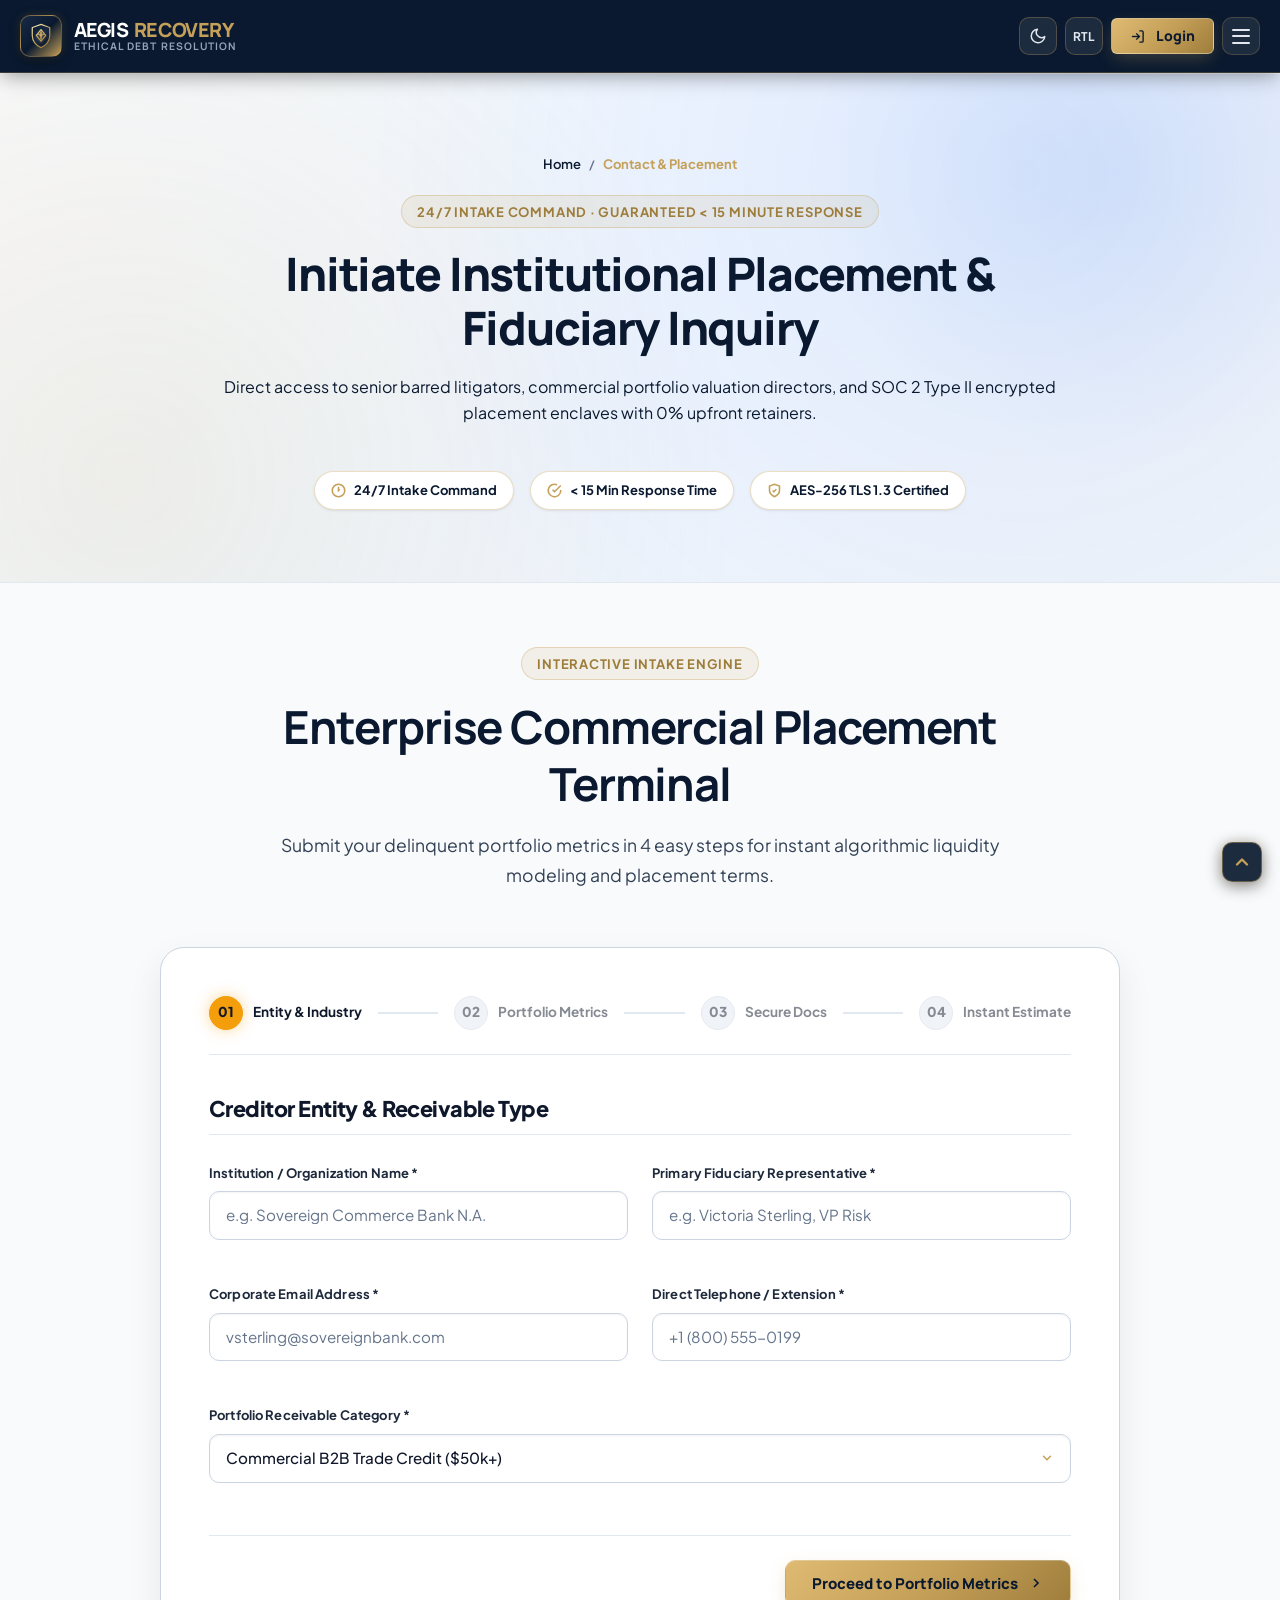
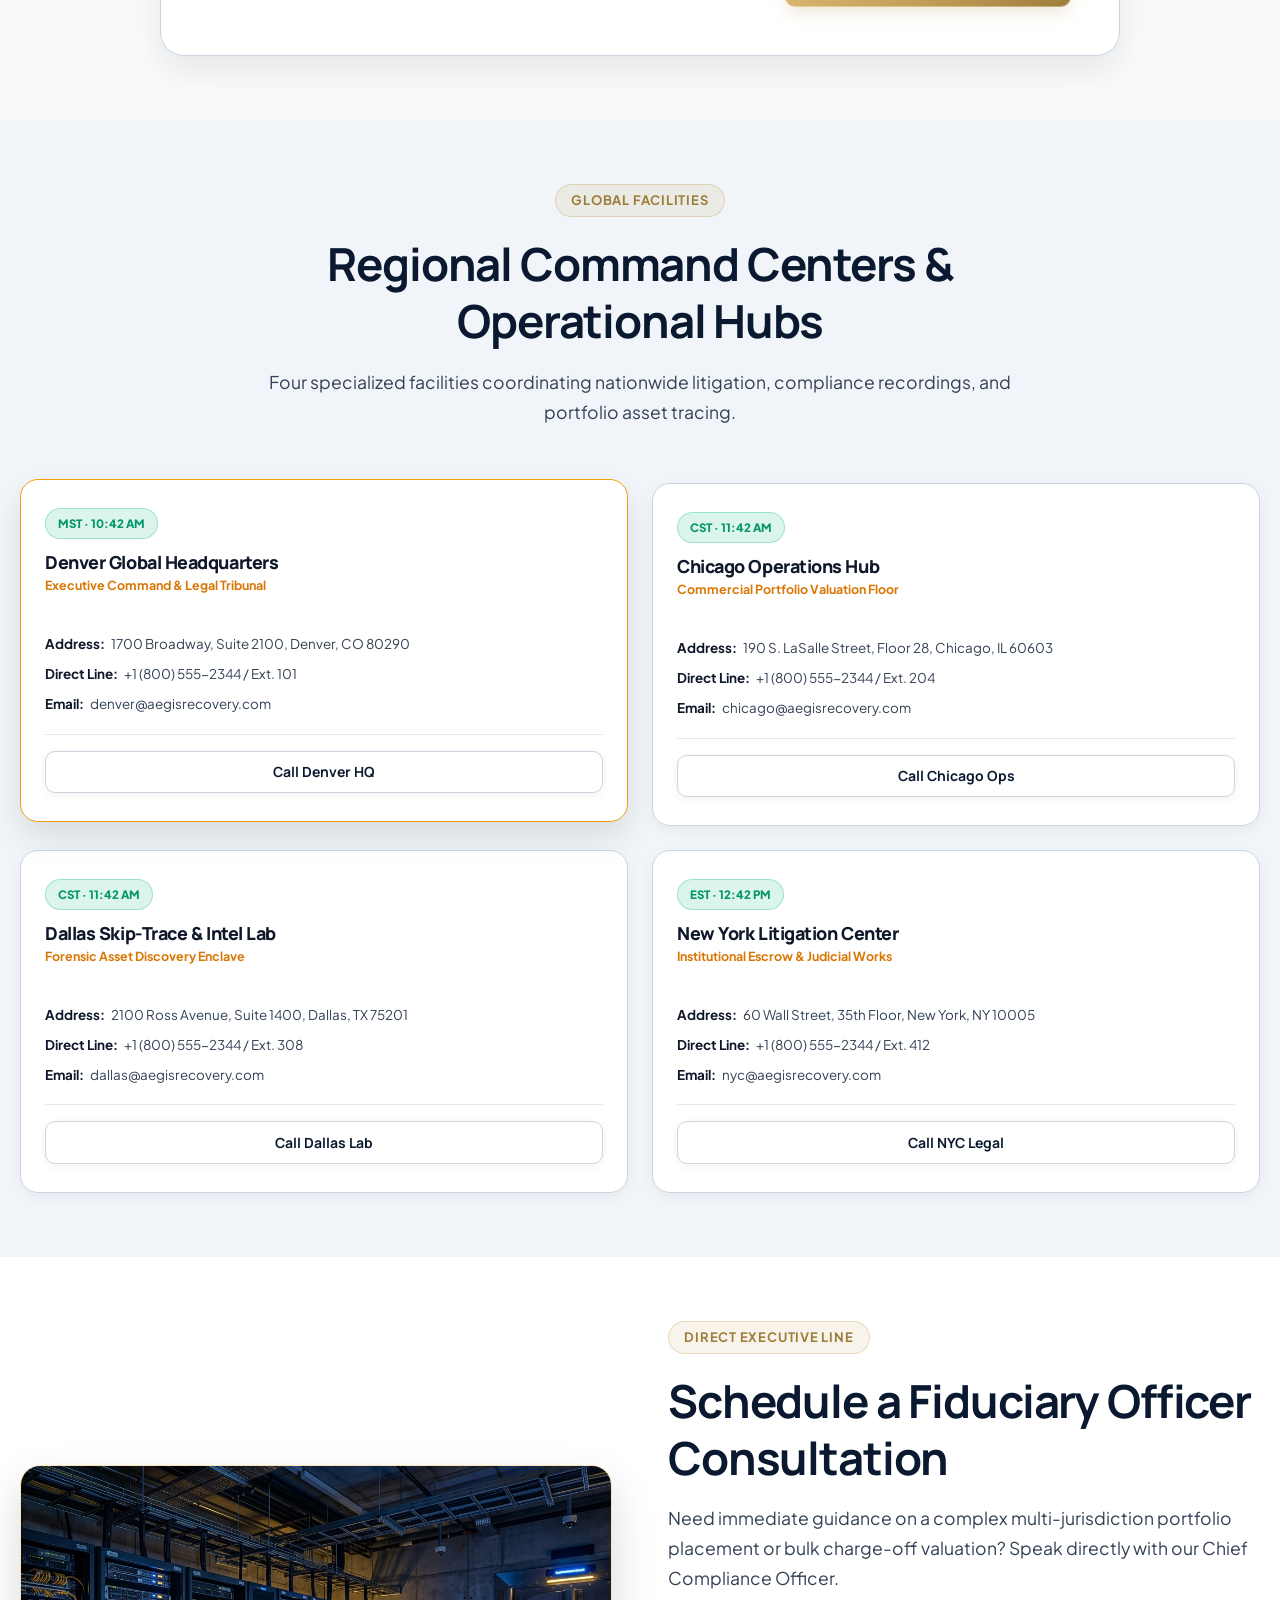
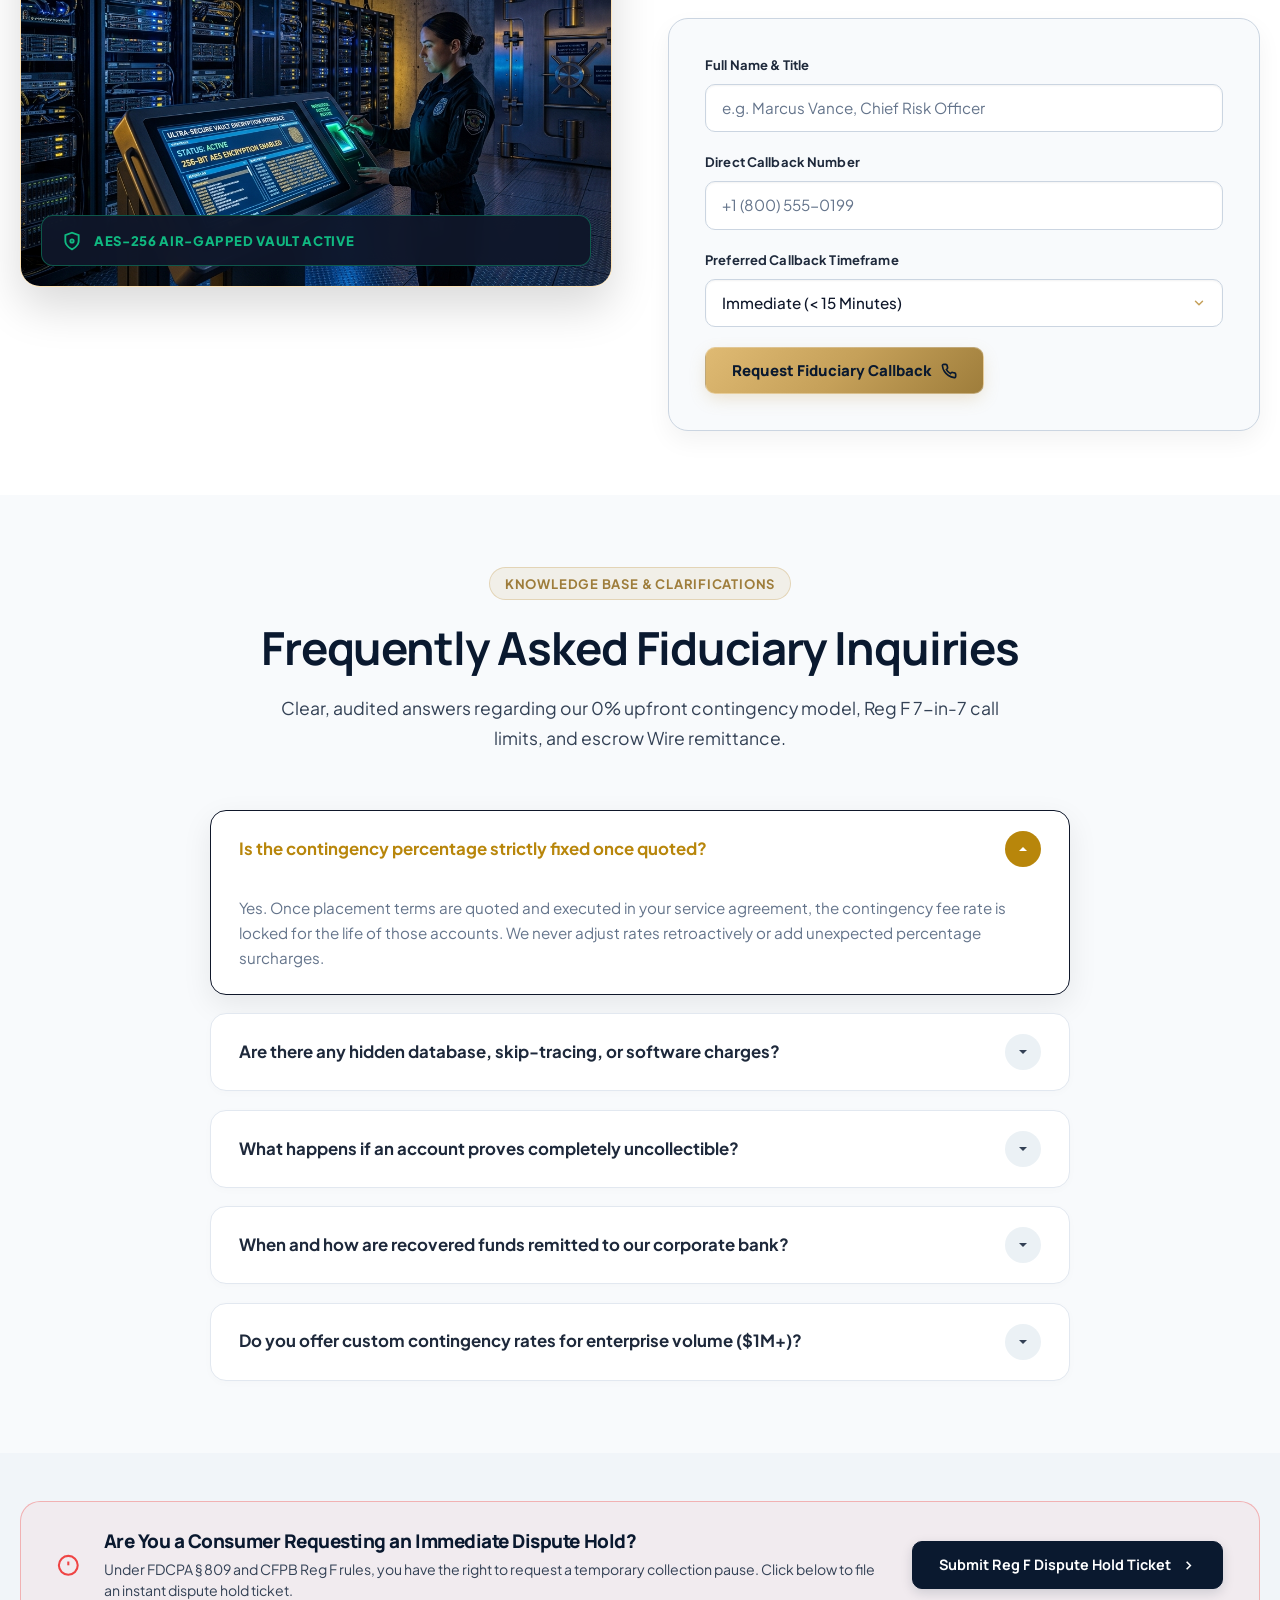
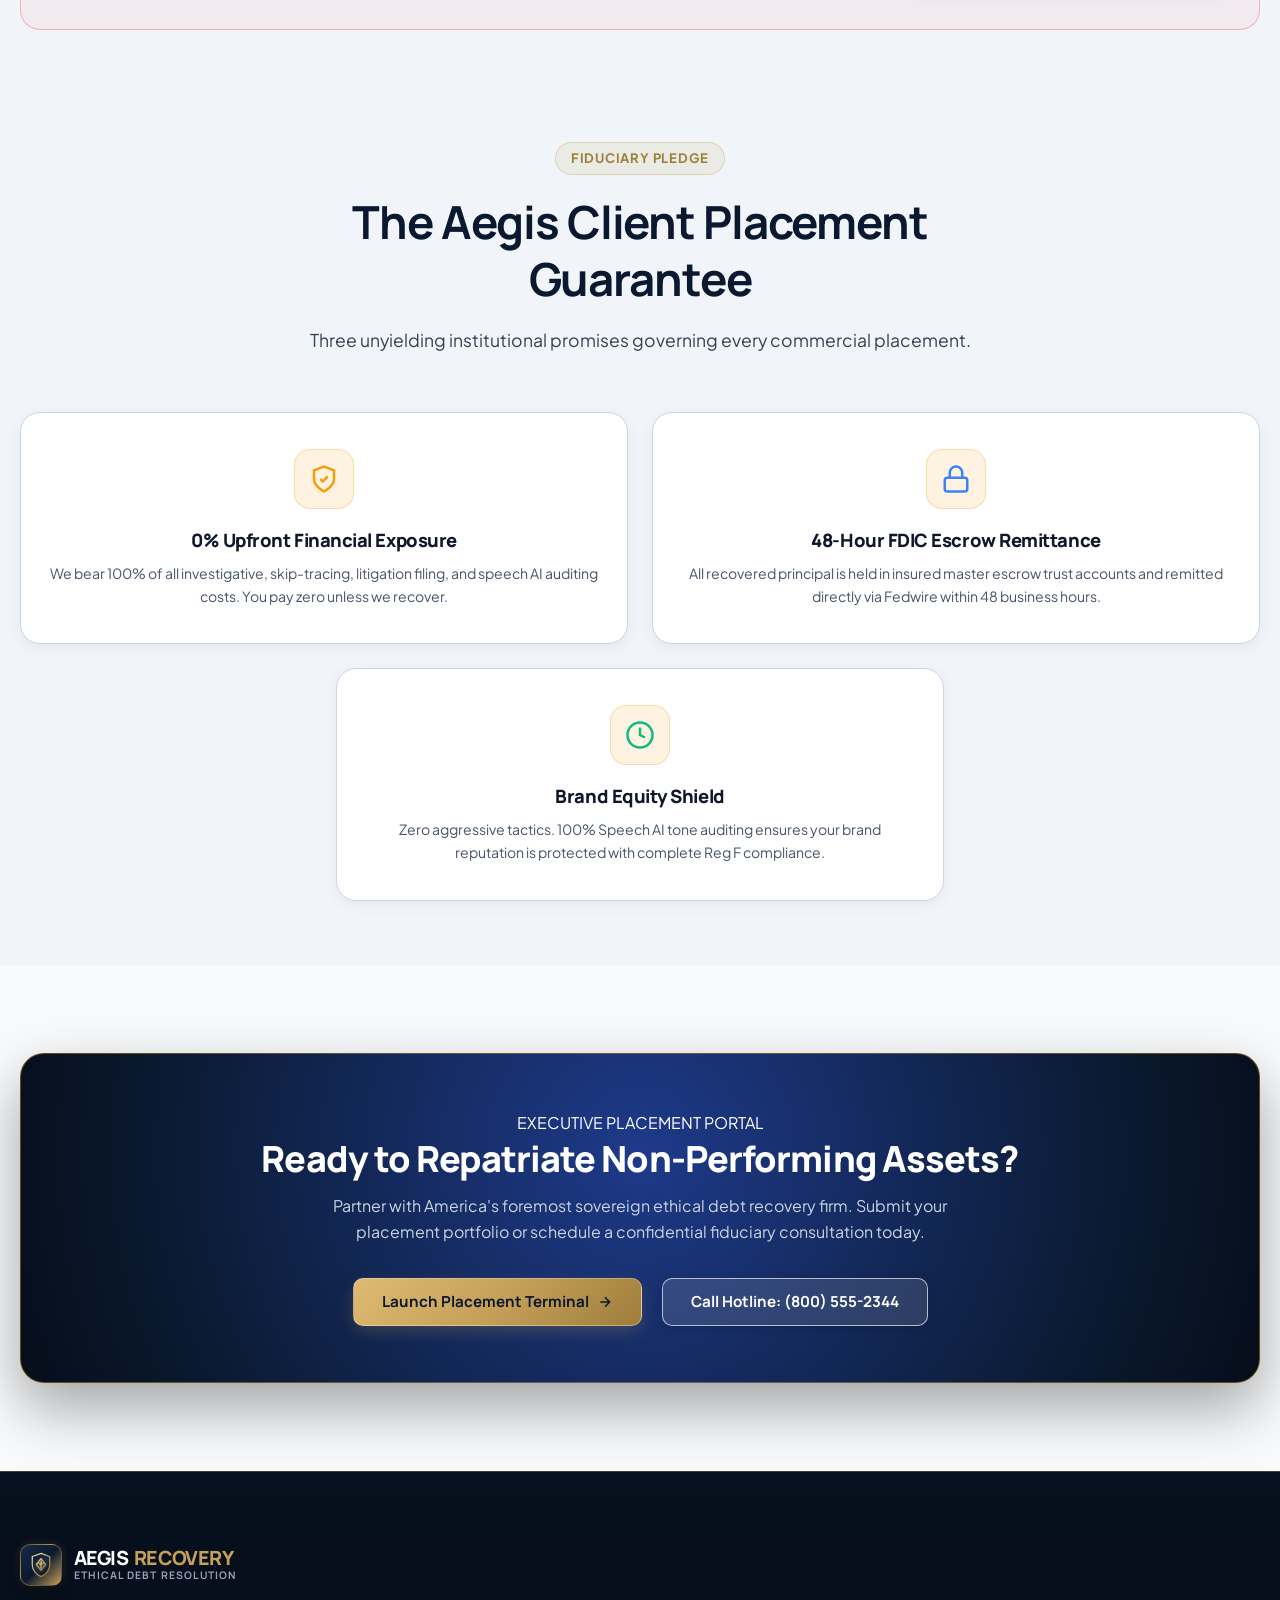
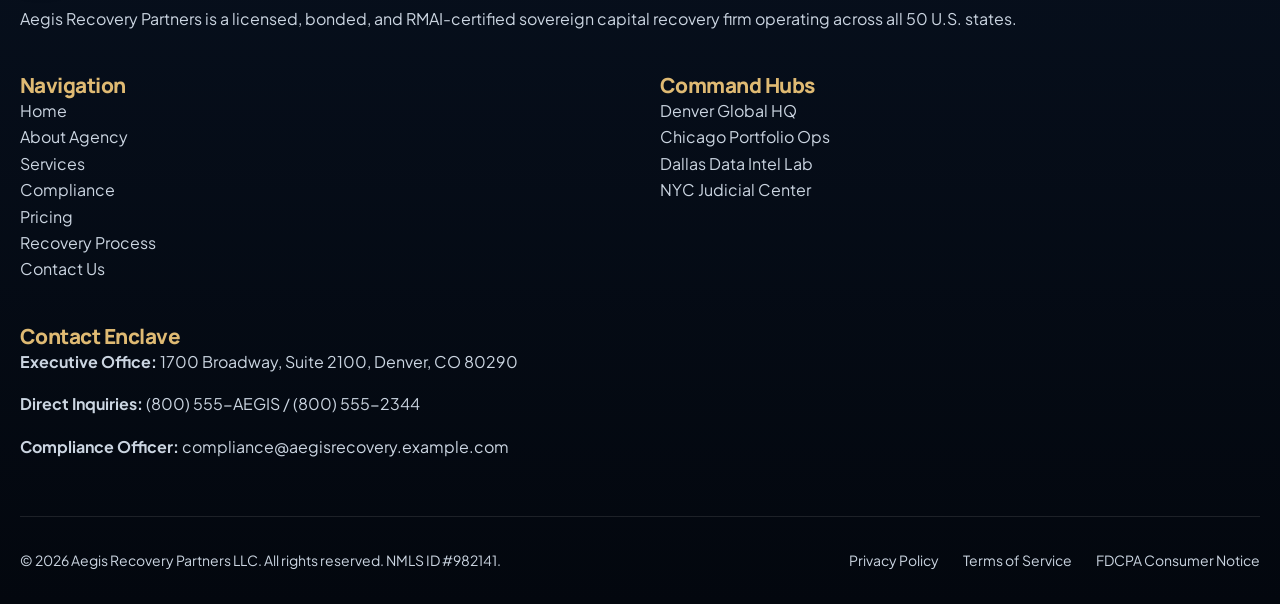
<file: contact.html>
<!DOCTYPE html>
<html lang="en" data-theme="light" dir="ltr">
<head>
  <meta charset="UTF-8">
  <meta name="viewport" content="width=device-width, initial-scale=1.0">
  <meta name="description" content="Contact Aegis Recovery Partners — Enterprise Placement Portal & Regional Command Centers. Submit commercial placements, schedule fiduciary consultations, or request emergency dispute holds.">
  <title>Contact Us &amp; Placement Portal | Aegis Recovery Partners</title>
  <link rel="icon" type="image/svg+xml" href="assets/images/icons/favicon.svg">
  <link rel="stylesheet" href="assets/css/style.css?v=304">
  <link rel="stylesheet" href="assets/css/responsive.css?v=304">
  <style>
    /* Prevent mobile drawer/sidebar from leaking on contact page by default */
    .mobile-nav-drawer,
    .mobile-drawer,
    .mobile-drawer-overlay,
    .drawer-overlay {
      display: none !important;
      transform: translateX(100%) !important;
      visibility: hidden !important;
    }
    .mobile-nav-drawer.active,
    .mobile-nav-drawer.is-open,
    .mobile-drawer.active,
    .mobile-drawer.is-open {
      display: block !important;
      transform: translateX(0) !important;
      visibility: visible !important;
    }
    .mobile-drawer-overlay.active,
    .mobile-drawer-overlay.is-open,
    .drawer-overlay.active,
    .drawer-overlay.is-open {
      display: block !important;
      visibility: visible !important;
      opacity: 1 !important;
    }

    /* ========================================================================= */
    /* LIGHT & DARK THEME ADAPTIVE STYLES FOR CONTACT PAGE                       */
    /* ========================================================================= */

    /* Hero Section for Contact Page */
    .contact-hero-grid {
      display: grid;
      grid-template-columns: 1.1fr 0.9fr;
      gap: 3.5rem;
      align-items: center;
    }
    .hero-live-sla-badge {
      display: inline-flex;
      align-items: center;
      gap: 0.6rem;
      padding: 0.4rem 1rem;
      border-radius: 9999px;
      background: rgba(245, 158, 11, 0.15);
      border: 1px solid rgba(245, 158, 11, 0.35);
      color: #B45309;
      font-size: 0.75rem;
      font-weight: 800;
      letter-spacing: 0.05em;
      margin-bottom: 1.25rem;
    }
    html[data-theme="dark"] .hero-live-sla-badge {
      color: #F59E0B;
    }
    .sla-dot-blink {
      width: 8px;
      height: 8px;
      border-radius: 50%;
      background: #10B981;
      box-shadow: 0 0 10px #10B981;
      display: inline-block;
    }
    .contact-hero-title {
      font-family: inherit;
      font-size: clamp(2rem, 3.5vw, 3rem);
      font-weight: 900;
      line-height: 1.18;
      color: var(--text-main) !important;
      margin-bottom: 1.25rem;
    }
    html[data-theme="dark"] .contact-hero-title {
      color: #FFFFFF !important;
    }
    .contact-hero-lead {
      font-size: 1.05rem;
      line-height: 1.65;
      color: var(--text-body) !important;
      margin-bottom: 2rem;
    }
    html[data-theme="dark"] .contact-hero-lead {
      color: #CBD5E1 !important;
    }

    /* Contact Priority Chips */
    .contact-priority-chips {
      display: flex;
      align-items: center;
      gap: 0.75rem;
      margin-bottom: 2rem;
      flex-wrap: wrap;
    }
    .priority-chip {
      display: inline-flex;
      align-items: center;
      gap: 0.6rem;
      padding: 0.65rem 1.25rem;
      border-radius: 14px;
      background: #FFFFFF;
      border: 1.5px solid #CBD5E1;
      color: #0F172A;
      font-size: 0.85rem;
      font-weight: 700;
      cursor: pointer;
      transition: all 0.25s ease;
      box-shadow: 0 2px 8px rgba(0, 0, 0, 0.04);
    }
    html[data-theme="dark"] .priority-chip {
      background: #1E293B;
      border-color: rgba(255, 255, 255, 0.15);
      color: #FFFFFF;
    }
    .priority-chip:hover {
      border-color: #F59E0B;
      transform: translateY(-2px);
    }
    .priority-chip.active {
      background: rgba(245, 158, 11, 0.15);
      border-color: #F59E0B;
      color: #D97706;
      box-shadow: 0 0 15px rgba(245, 158, 11, 0.2);
    }
    html[data-theme="dark"] .priority-chip.active {
      background: rgba(245, 158, 11, 0.2);
      color: #F59E0B;
    }

    /* Telemetry Stat Cards */
    .contact-quick-telemetry {
      display: grid;
      grid-template-columns: repeat(3, 1fr);
      gap: 1rem;
    }
    .telemetry-stat-card {
      background: #FFFFFF;
      border: 1.5px solid #CBD5E1;
      padding: 1.1rem 1rem;
      border-radius: 14px;
      text-align: center;
      box-shadow: 0 4px 15px rgba(0, 0, 0, 0.05);
      display: flex;
      flex-direction: column;
      align-items: center;
      justify-content: center;
    }
    html[data-theme="dark"] .telemetry-stat-card {
      background: rgba(15, 23, 42, 0.8);
      border-color: rgba(255, 255, 255, 0.12);
      box-shadow: 0 10px 25px rgba(0, 0, 0, 0.2);
    }
    .telemetry-stat-card .stat-num {
      display: block;
      font-size: 1.5rem;
      font-weight: 900;
      color: #D97706;
      margin-bottom: 0.2rem;
    }
    html[data-theme="dark"] .telemetry-stat-card .stat-num {
      color: #F59E0B;
    }
    .telemetry-stat-card .stat-lbl {
      display: block;
      font-size: 0.72rem;
      font-weight: 700;
      color: #475569;
      text-transform: uppercase;
      letter-spacing: 0.05em;
    }
    html[data-theme="dark"] .telemetry-stat-card .stat-lbl {
      color: #94A3B8;
    }

    /* Contact Hero Media Frame & Seal */
    .contact-hero-media {
      position: relative;
    }
    .contact-media-frame {
      position: relative;
      border-radius: 24px;
      overflow: hidden;
      box-shadow: 0 20px 40px rgba(0, 0, 0, 0.15);
      border: 1.5px solid rgba(245, 158, 11, 0.3);
      height: 420px;
      width: 100%;
    }
    .contact-hero-img {
      width: 100%;
      height: 100%;
      object-fit: cover;
      display: block;
    }
    .contact-media-overlay {
      position: absolute;
      inset: 0;
      background: linear-gradient(180deg, transparent 40%, rgba(15, 23, 42, 0.8) 100%);
    }
    .contact-live-seal {
      position: absolute;
      bottom: 20px;
      left: 20px;
      right: 20px;
      background: rgba(15, 23, 42, 0.92);
      backdrop-filter: blur(12px);
      -webkit-backdrop-filter: blur(12px);
      border: 1px solid rgba(245, 158, 11, 0.4);
      padding: 1rem 1.25rem;
      border-radius: 16px;
      display: flex;
      align-items: center;
      gap: 0.85rem;
      z-index: 5;
    }
    .seal-heading {
      display: block;
      font-size: 0.95rem;
      font-weight: 800;
      color: #FFFFFF;
    }
    .seal-subheading {
      display: block;
      font-size: 0.78rem;
      color: #94A3B8;
      font-weight: 600;
    }

    /* 02 · Contact Intake Terminal Wizard & Form Controls */
    .intake-terminal-section {
      padding: 4rem 0;
      background: #F8FAFC;
    }
    html[data-theme="dark"] .intake-terminal-section {
      background: #0F172A;
    }

    .intake-wizard-container {
      background: #FFFFFF;
      border: 1.5px solid #CBD5E1;
      border-radius: 24px;
      padding: 3rem;
      box-shadow: 0 15px 35px rgba(0, 0, 0, 0.08);
      max-width: 960px;
      margin: 2.5rem auto 0;
    }
    html[data-theme="dark"] .intake-wizard-container {
      background: #0F172A;
      border-color: rgba(245, 158, 11, 0.25);
      box-shadow: 0 20px 45px rgba(0, 0, 0, 0.4);
    }

    /* Wizard Steps Progress Indicator */
    .wizard-steps-header {
      display: flex;
      align-items: center;
      justify-content: space-between;
      margin-bottom: 2.5rem;
      padding-bottom: 1.5rem;
      border-bottom: 1px solid #E2E8F0;
    }
    html[data-theme="dark"] .wizard-steps-header {
      border-bottom-color: rgba(255, 255, 255, 0.1);
    }
    .wizard-step-node {
      display: flex;
      align-items: center;
      gap: 0.6rem;
      opacity: 0.5;
      transition: opacity 0.3s ease;
      cursor: pointer;
    }
    .wizard-step-node.active,
    .wizard-step-node.completed {
      opacity: 1;
    }
    .wizard-step-node .step-num {
      width: 34px;
      height: 34px;
      border-radius: 50%;
      background: #E2E8F0;
      border: 1.5px solid #CBD5E1;
      display: flex;
      align-items: center;
      justify-content: center;
      font-weight: 800;
      font-size: 0.85rem;
      color: #0F172A;
      transition: all 0.3s ease;
    }
    html[data-theme="dark"] .wizard-step-node .step-num {
      background: #1E293B;
      border-color: rgba(255, 255, 255, 0.2);
      color: #FFFFFF;
    }
    .wizard-step-node.active .step-num {
      background: #F59E0B;
      color: #0F172A;
      border-color: #F59E0B;
      box-shadow: 0 0 15px rgba(245, 158, 11, 0.4);
    }
    .wizard-step-node .step-title {
      font-size: 0.85rem;
      font-weight: 700;
      color: #0F172A;
    }
    html[data-theme="dark"] .wizard-step-node .step-title {
      color: #FFFFFF;
    }
    .wizard-step-line {
      flex: 1;
      height: 2px;
      background: #E2E8F0;
      margin: 0 1rem;
    }
    html[data-theme="dark"] .wizard-step-line {
      background: rgba(255, 255, 255, 0.12);
    }

    /* STEP HIDING - Only active step is displayed */
    .wizard-card-step {
      display: none !important;
    }
    .wizard-card-step.active {
      display: block !important;
    }

    .step-card-heading {
      font-family: inherit;
      font-size: 1.35rem;
      font-weight: 800;
      color: #0F172A;
      margin-bottom: 1.75rem;
      border-bottom: 1px solid #E2E8F0;
      padding-bottom: 0.75rem;
    }
    html[data-theme="dark"] .step-card-heading {
      color: #FFFFFF;
      border-bottom-color: rgba(255, 255, 255, 0.1);
    }

    /* Form Layout Grid & Input Field Controls */
    .form-grid-2 {
      display: grid;
      grid-template-columns: repeat(2, 1fr);
      gap: 1.5rem;
    }
    .form-group {
      margin-bottom: 1.25rem;
    }
    .form-group.full-width {
      grid-column: span 2;
    }
    .form-label {
      display: block;
      font-size: 0.85rem;
      font-weight: 700;
      color: #1E293B;
      margin-bottom: 0.45rem;
    }
    html[data-theme="dark"] .form-label {
      color: #E2E8F0;
    }
    .form-control {
      width: 100%;
      box-sizing: border-box;
      background: #F8FAFC;
      color: #0F172A;
      border: 1.5px solid #CBD5E1;
      border-radius: 12px;
      padding: 0.85rem 1.1rem;
      font-size: 0.95rem;
      outline: none;
      transition: border-color 0.3s ease, box-shadow 0.3s ease;
    }
    html[data-theme="dark"] .form-control {
      background: #1E293B;
      color: #FFFFFF;
      border-color: rgba(255, 255, 255, 0.15);
    }
    .form-control::placeholder {
      color: #64748B;
    }
    .form-control:focus {
      border-color: #F59E0B;
      box-shadow: 0 0 15px rgba(245, 158, 11, 0.3);
    }
    select.form-control option {
      background: #FFFFFF;
      color: #0F172A;
    }
    html[data-theme="dark"] select.form-control option {
      background: #0F172A;
      color: #FFFFFF;
    }

    .wizard-actions-bar {
      margin-top: 2rem;
      padding-top: 1.5rem;
      border-top: 1px solid #E2E8F0;
      display: flex;
      justify-content: flex-end;
      gap: 1rem;
    }
    html[data-theme="dark"] .wizard-actions-bar {
      border-top-color: rgba(255, 255, 255, 0.1);
    }

    /* 03 · Regional Headquarters Command Matrix */
    .regional-matrix-section {
      padding: 4rem 0;
      background: #F1F5F9;
    }
    html[data-theme="dark"] .regional-matrix-section {
      background: #0B1120;
    }
    .regional-hubs-grid {
      display: grid;
      grid-template-columns: repeat(4, 1fr);
      gap: 1.5rem;
      margin-top: 2.5rem;
      align-items: stretch;
    }
    .regional-hub-card {
      background: #FFFFFF;
      border: 1.5px solid #CBD5E1;
      border-radius: 18px;
      padding: 1.75rem 1.5rem;
      transition: all 0.3s ease;
      display: flex;
      flex-direction: column;
      justify-content: space-between;
      height: 100%;
      box-shadow: 0 4px 15px rgba(0, 0, 0, 0.05);
    }
    html[data-theme="dark"] .regional-hub-card {
      background: #0F172A;
      border-color: rgba(255, 255, 255, 0.12);
      box-shadow: 0 10px 25px rgba(0, 0, 0, 0.3);
    }
    .regional-hub-card:hover,
    .regional-hub-card.active {
      border-color: #F59E0B;
      transform: translateY(-4px);
      box-shadow: 0 15px 30px rgba(0, 0, 0, 0.1);
    }
    .hub-card-header {
      height: 110px;
      display: flex;
      flex-direction: column;
      justify-content: flex-start;
      margin-bottom: 0.5rem;
    }
    .hub-timezone-tag {
      display: inline-block;
      align-self: flex-start;
      font-size: 0.72rem;
      font-weight: 800;
      color: #059669;
      background: rgba(16, 185, 129, 0.15);
      border: 1px solid rgba(16, 185, 129, 0.3);
      padding: 0.3rem 0.75rem;
      border-radius: 9999px;
      margin-bottom: 0.75rem;
    }
    html[data-theme="dark"] .hub-timezone-tag {
      color: #10B981;
    }
    .hub-name {
      font-size: 1.12rem;
      font-weight: 900;
      color: #0F172A;
      margin-bottom: 0.25rem;
      line-height: 1.25;
    }
    html[data-theme="dark"] .hub-name {
      color: #FFFFFF;
    }
    .hub-role {
      font-size: 0.78rem;
      font-weight: 700;
      color: #D97706;
      display: block;
      margin-bottom: 0;
      line-height: 1.3;
    }
    html[data-theme="dark"] .hub-role {
      color: #F59E0B;
    }
    .hub-contact-details {
      display: flex;
      flex-direction: column;
      gap: 0.65rem;
      flex: 1;
      margin-top: 0.5rem;
    }
    .hub-contact-details p {
      font-size: 0.84rem;
      line-height: 1.45;
      color: #334155;
      margin: 0;
      word-break: break-word;
    }
    html[data-theme="dark"] .hub-contact-details p {
      color: #94A3B8;
    }
    .hub-contact-details strong {
      color: #0F172A;
      font-weight: 700;
      display: inline-block;
      margin-right: 0.25rem;
    }
    html[data-theme="dark"] .hub-contact-details strong {
      color: #CBD5E1;
    }
    .hub-action-row {
      margin-top: 1.25rem;
      padding-top: 1rem;
      border-top: 1px solid #E2E8F0;
    }
    html[data-theme="dark"] .hub-action-row {
      border-top-color: rgba(255, 255, 255, 0.1);
    }
    .hub-action-row .btn {
      width: 100%;
      background: #0F172A;
      border: 1px solid #0F172A;
      color: #FFFFFF;
      font-weight: 700;
      padding: 0.65rem 1rem;
      border-radius: 10px;
      transition: all 0.25s ease;
      display: inline-block;
      text-align: center;
    }
    html[data-theme="dark"] .hub-action-row .btn {
      background: rgba(255, 255, 255, 0.08);
      border-color: rgba(255, 255, 255, 0.2);
    }
    .hub-action-row .btn:hover {
      background: #F59E0B;
      border-color: #F59E0B;
      color: #0F172A;
      box-shadow: 0 0 15px rgba(245, 158, 11, 0.4);
    }

    /* 04 · Secure Enclave & Hotline */
    .secure-enclave-section {
      padding: 4rem 0;
      background: #FFFFFF;
    }
    html[data-theme="dark"] .secure-enclave-section {
      background: #0F172A;
    }
    .enclave-split-grid {
      display: grid;
      grid-template-columns: 1fr 1fr;
      gap: 3.5rem;
      align-items: center;
    }
    .enclave-media-card {
      position: relative;
      border-radius: 20px;
      overflow: hidden;
      border: 1.5px solid rgba(245, 158, 11, 0.3);
      box-shadow: 0 20px 45px rgba(0, 0, 0, 0.15);
    }
    .enclave-img {
      width: 100%;
      height: 420px;
      object-fit: cover;
      display: block;
    }
    .enclave-vault-badge {
      position: absolute;
      bottom: 20px;
      left: 20px;
      right: 20px;
      background: rgba(15, 23, 42, 0.95);
      border: 1px solid rgba(16, 185, 129, 0.4);
      border-radius: 12px;
      padding: 0.85rem 1.25rem;
      display: flex;
      align-items: center;
      gap: 0.75rem;
      color: #10B981;
      font-size: 0.82rem;
      font-weight: 800;
      letter-spacing: 0.05em;
      backdrop-filter: blur(10px);
    }
    .hotline-form-box {
      background: #F8FAFC;
      border: 1.5px solid #CBD5E1;
      border-radius: 20px;
      padding: 2.25rem;
      box-shadow: 0 10px 25px rgba(0, 0, 0, 0.05);
      margin-top: 1.5rem;
    }
    html[data-theme="dark"] .hotline-form-box {
      background: #1E293B;
      border-color: rgba(255, 255, 255, 0.12);
      box-shadow: 0 15px 35px rgba(0, 0, 0, 0.3);
    }

    /* 05 · FAQ Grid Section */
    .faq-grid-section {
      padding: 4.5rem 0;
      background: #F8FAFC;
    }
    html[data-theme="dark"] .faq-grid-section {
      background: #0B1120;
    }

    .faq-accordion-matrix {
      max-width: 860px;
      margin: 2.5rem auto 0;
      display: flex;
      flex-direction: column;
      gap: 1.15rem;
    }
    .faq-item-card {
      background: #FFFFFF;
      border: 1.5px solid #E2E8F0;
      border-radius: 16px;
      overflow: hidden;
      transition: all 0.3s cubic-bezier(0.16, 1, 0.3, 1);
      box-shadow: 0 2px 8px rgba(15, 23, 42, 0.02);
    }
    html[data-theme="dark"] .faq-item-card {
      background: #0F172A;
      border-color: rgba(255, 255, 255, 0.12);
      box-shadow: 0 4px 15px rgba(0, 0, 0, 0.2);
    }
    .faq-item-card.active {
      border-color: #0F172A;
      box-shadow: 0 10px 30px rgba(0, 0, 0, 0.08);
    }
    html[data-theme="dark"] .faq-item-card.active {
      border-color: #F59E0B;
      box-shadow: 0 10px 30px rgba(245, 158, 11, 0.15);
    }
    .faq-question-btn {
      width: 100%;
      padding: 1.25rem 1.75rem;
      background: none;
      border: none;
      display: flex;
      align-items: center;
      justify-content: space-between;
      cursor: pointer;
      text-align: left;
      transition: color 0.25s ease;
    }
    .faq-question-text {
      font-size: 1.05rem;
      font-weight: 700;
      color: #1E293B;
      line-height: 1.45;
      padding-right: 1.5rem;
      transition: color 0.25s ease;
    }
    html[data-theme="dark"] .faq-question-text {
      color: #F8FAFC;
    }
    .faq-item-card:hover .faq-question-text,
    .faq-item-card.active .faq-question-text {
      color: #B8860B;
    }
    html[data-theme="dark"] .faq-item-card:hover .faq-question-text,
    html[data-theme="dark"] .faq-item-card.active .faq-question-text {
      color: #F59E0B;
    }
    .faq-toggle-circle {
      width: 36px;
      height: 36px;
      min-width: 36px;
      border-radius: 50%;
      background: #EBF1F5;
      color: #334155;
      display: flex;
      align-items: center;
      justify-content: center;
      transition: all 0.3s ease;
    }
    html[data-theme="dark"] .faq-toggle-circle {
      background: #1E293B;
      color: #94A3B8;
    }
    .faq-item-card.active .faq-toggle-circle {
      background: #B8860B;
      color: #FFFFFF;
    }
    html[data-theme="dark"] .faq-item-card.active .faq-toggle-circle {
      background: #F59E0B;
      color: #0F172A;
    }
    .faq-arrow-icon {
      width: 12px;
      height: 12px;
      transition: transform 0.3s ease;
      fill: currentColor;
    }
    .faq-item-card.active .faq-arrow-icon {
      transform: rotate(180deg);
    }
    .faq-answer-pane {
      display: none;
      padding: 0.5rem 1.75rem 1.5rem;
      color: #64748B;
      font-size: 0.95rem;
      line-height: 1.65;
    }
    html[data-theme="dark"] .faq-answer-pane {
      color: #94A3B8;
    }
    .faq-item-card.active .faq-answer-pane {
      display: block !important;
    }

    /* 06 · Emergency Dispute Section */
    .emergency-dispute-section {
      padding: 3rem 0;
      background: var(--bg-surface-alt);
    }
    .dispute-alert-banner {
      background: rgba(239, 68, 68, 0.05);
      border: 1.5px solid rgba(239, 68, 68, 0.35);
      border-radius: 20px;
      padding: 1.75rem 2.25rem;
      display: flex;
      align-items: center;
      justify-content: space-between;
      gap: 2rem;
    }
    html[data-theme="dark"] .dispute-alert-banner {
      background: rgba(239, 68, 68, 0.12);
      border-color: rgba(239, 68, 68, 0.45);
    }
    .dispute-banner-content {
      display: flex;
      align-items: center;
      gap: 1.5rem;
      flex: 1;
    }
    .dispute-banner-title {
      font-size: 1.18rem;
      font-weight: 900;
      color: var(--text-main);
      margin-bottom: 0.35rem;
    }
    .dispute-banner-desc {
      font-size: 0.88rem;
      color: var(--text-body);
      margin-bottom: 0;
      line-height: 1.5;
    }
    .dispute-banner-action {
      display: flex !important;
      align-items: center !important;
      align-self: center !important;
      flex-shrink: 0 !important;
    }
    .btn-dispute-hold {
      background: #0A192F !important;
      color: #FFFFFF !important;
      border: 1px solid #0A192F !important;
      height: 48px !important;
      padding: 0 1.6rem !important;
      border-radius: 10px !important;
      font-weight: 700 !important;
      font-size: 0.9rem !important;
      display: inline-flex !important;
      align-items: center !important;
      justify-content: center !important;
      gap: 0.65rem !important;
      white-space: nowrap !important;
      transition: all 0.25s ease !important;
      text-decoration: none !important;
      box-shadow: 0 4px 12px rgba(10, 25, 47, 0.15) !important;
    }
    .btn-dispute-hold span {
      color: #FFFFFF !important;
    }
    .btn-dispute-hold:hover {
      background: #F59E0B !important;
      color: #0A192F !important;
      border-color: #F59E0B !important;
      box-shadow: 0 4px 15px rgba(245, 158, 11, 0.35) !important;
    }
    .btn-dispute-hold:hover span {
      color: #0A192F !important;
    }
    html[data-theme="dark"] .btn-dispute-hold {
      background: #F59E0B !important;
      color: #0A192F !important;
      border-color: #F59E0B !important;
    }
    html[data-theme="dark"] .btn-dispute-hold span {
      color: #0A192F !important;
    }
    html[data-theme="dark"] .btn-dispute-hold:hover {
      background: #D97706 !important;
      border-color: #D97706 !important;
    }
    html[data-theme="dark"] .btn-dispute-hold:hover span {
      color: #0A192F !important;
    }

    /* Section 8: CTA Ribbon */
    .contact-cta-card {
      background: radial-gradient(circle at 50% 30%, #1E3A8A 0%, #0A192F 75%, #060D1A 100%) !important;
      border: 1px solid rgba(245, 158, 11, 0.4) !important;
      border-radius: 24px !important;
      padding: 3.5rem 2rem !important;
      color: #FFFFFF !important;
      box-shadow: 0 25px 60px rgba(0, 0, 0, 0.35) !important;
      text-align: center !important;
    }
    .contact-cta-card .cta-card-title {
      color: #FFFFFF !important;
      font-size: 2.25rem !important;
      font-weight: 800 !important;
      margin-bottom: 0.75rem !important;
    }
    .contact-cta-card .cta-card-desc {
      color: #CBD5E1 !important;
      font-size: 1rem !important;
      max-width: 650px !important;
      margin: 0 auto 2rem !important;
      line-height: 1.65 !important;
    }
    .cta-card-actions {
      display: flex !important;
      gap: 1.25rem !important;
      justify-content: center !important;
      align-items: center !important;
      flex-wrap: wrap !important;
    }
    .cta-card-actions .btn-gold {
      height: 48px !important;
      padding: 0 1.75rem !important;
      border-radius: 10px !important;
      font-weight: 700 !important;
      font-size: 0.95rem !important;
      display: inline-flex !important;
      align-items: center !important;
      justify-content: center !important;
      gap: 0.5rem !important;
      white-space: nowrap !important;
    }
    .cta-card-actions .btn-outline-white,
    .cta-card-actions .btn-outline-white span {
      color: #FFFFFF !important;
    }
    .cta-card-actions .btn-outline-white {
      height: 48px !important;
      padding: 0 1.75rem !important;
      border-radius: 10px !important;
      font-weight: 700 !important;
      font-size: 0.95rem !important;
      display: inline-flex !important;
      align-items: center !important;
      justify-content: center !important;
      gap: 0.5rem !important;
      white-space: nowrap !important;
      border: 1.5px solid rgba(255, 255, 255, 0.65) !important;
      background: rgba(255, 255, 255, 0.12) !important;
      backdrop-filter: blur(8px) !important;
      box-shadow: 0 2px 10px rgba(0, 0, 0, 0.15) !important;
    }
    .cta-card-actions .btn-outline-white:hover {
      background: #FFFFFF !important;
      border-color: #FFFFFF !important;
    }
    .cta-card-actions .btn-outline-white:hover span {
      color: #0A192F !important;
    }

    /* 07 · Sovereign Placement Guarantee */
    .placement-guarantee-section {
      padding: 4rem 0;
      background: #F1F5F9;
    }
    html[data-theme="dark"] .placement-guarantee-section {
      background: #0B1120;
    }
    .placement-guarantee-matrix {
      display: grid;
      grid-template-columns: repeat(3, 1fr);
      gap: 2rem;
      margin-top: 2.5rem;
    }
    .guarantee-card {
      background: #FFFFFF;
      border: 1.5px solid #CBD5E1;
      border-radius: 20px;
      padding: 2.25rem 1.75rem;
      text-align: center;
      transition: all 0.3s ease;
      box-shadow: 0 4px 15px rgba(0, 0, 0, 0.05);
    }
    html[data-theme="dark"] .guarantee-card {
      background: #0F172A;
      border-color: rgba(255, 255, 255, 0.12);
      box-shadow: 0 10px 25px rgba(0, 0, 0, 0.3);
    }
    .guarantee-card:hover {
      border-color: #F59E0B;
      transform: translateY(-4px);
    }
    .guarantee-icon {
      width: 60px;
      height: 60px;
      border-radius: 16px;
      background: rgba(245, 158, 11, 0.12);
      border: 1px solid rgba(245, 158, 11, 0.3);
      display: flex;
      align-items: center;
      justify-content: center;
      margin: 0 auto 1.25rem;
    }
    .guarantee-title {
      font-size: 1.15rem;
      font-weight: 900;
      color: #0F172A;
      margin-bottom: 0.65rem;
    }
    html[data-theme="dark"] .guarantee-title {
      color: #FFFFFF;
    }
    .guarantee-desc {
      font-size: 0.88rem;
      line-height: 1.6;
      color: #475569;
    }
    html[data-theme="dark"] .guarantee-desc {
      color: #94A3B8;
    }

    @media (max-width: 1280px) {
      .regional-hubs-grid {
        grid-template-columns: repeat(2, 1fr) !important;
        gap: 1.5rem !important;
      }
      .placement-guarantee-matrix {
        grid-template-columns: repeat(2, 1fr) !important;
        gap: 1.5rem !important;
      }
      .placement-guarantee-matrix .guarantee-card:nth-child(3) {
        grid-column: 1 / -1 !important;
        max-width: calc(50% - 0.75rem) !important;
        margin: 0 auto !important;
        width: 100% !important;
      }
    }
    @media (max-width: 1023px) {
      .contact-hero-grid {
        grid-template-columns: 1fr;
        gap: 2.5rem;
      }
      .regional-hubs-grid {
        grid-template-columns: repeat(2, 1fr) !important;
      }
      .enclave-split-grid {
        grid-template-columns: 1fr;
        gap: 2.5rem;
      }
      .dispute-alert-banner {
        flex-direction: column;
        align-items: flex-start;
      }
    }
    @media (max-width: 767px) {
      .form-grid-2 {
        grid-template-columns: 1fr;
      }
      .form-group.full-width {
        grid-column: span 1;
      }
      .wizard-steps-header {
        flex-wrap: wrap;
        gap: 0.75rem;
      }
      .wizard-step-line {
        display: none;
      }
      .contact-quick-telemetry {
        grid-template-columns: 1fr;
      }
      .placement-guarantee-matrix {
        grid-template-columns: 1fr !important;
      }
      .placement-guarantee-matrix .guarantee-card:nth-child(3) {
        grid-column: span 1 !important;
        max-width: 100% !important;
        margin: 0 !important;
      }
    }
    @media (max-width: 639px) {
      .regional-hubs-grid {
        grid-template-columns: 1fr !important;
      }
    }
  </style>

<body>

  <!-- PAGE PRELOADER -->
  <div id="pagePreloader" style="position: fixed; inset: 0; z-index: 999999; background-color: #0A192F; display: flex; flex-direction: column; align-items: center; justify-content: center; gap: 1.25rem;">
    <div class="preloader-spinner-ring"></div>
    <div class="preloader-brand-box">
      <div class="preloader-text-brand">AEGIS <span class="gold-accent">RECOVERY</span></div>
    </div>
    <div class="preloader-bar-track"><div class="preloader-bar-fill"></div></div>
  </div>

  <!-- ========================================================================= -->
  <!-- SITE HEADER & GLOBAL NAVIGATION                                           -->
  <!-- ========================================================================= -->
  <header class="site-header" id="siteHeader">
    <div class="container">
      <nav class="navbar" aria-label="Main Navigation">
        <a href="index.html" class="nav-brand">
          <div class="brand-emblem"><img src="assets/images/icons/logo.svg" alt="Aegis Logo" width="28" height="28"></div>
          <div class="brand-text"><span class="brand-title">AEGIS <span class="gold-accent">RECOVERY</span></span><span class="brand-subtitle">Ethical Debt Resolution</span></div>
        </a>
        <ul class="nav-menu" id="navMenu">
          <li class="nav-item nav-dropdown">
            <a href="index.html" class="nav-link"><span>Home</span><span class="dropdown-arrow">▼</span></a>
            <div class="dropdown-menu">
              <a href="index.html" class="dropdown-item"><div class="dropdown-item-content"><span class="dropdown-item-title">Home 1 — Ethical Recovery</span></div></a>
              <a href="home-2.html" class="dropdown-item"><div class="dropdown-item-content"><span class="dropdown-item-title">Home 2 — Intelligence</span></div></a>
            </div>
          </li>
          <li class="nav-item"><a href="about.html" class="nav-link">About</a></li>
          <li class="nav-item"><a href="services.html" class="nav-link">Services</a></li>
          <li class="nav-item"><a href="compliance.html" class="nav-link">Compliance &amp; Licensing</a></li>
          <li class="nav-item"><a href="pricing.html" class="nav-link">Pricing</a></li>
          <li class="nav-item"><a href="recovery-process.html" class="nav-link">Recovery Process</a></li>
          <li class="nav-item"><a href="contact.html" class="nav-link active" aria-current="page">Contact</a></li>
          <li class="nav-item"><a href="dashboard.html" class="nav-link">Dashboard</a></li>
        </ul>
        <div class="nav-actions">
          <button type="button" class="icon-btn theme-toggle-btn" aria-label="Toggle theme"><span class="theme-icon"><svg width="17" height="17" viewBox="0 0 24 24" fill="none" stroke="currentColor" stroke-width="2"><path d="M21 12.79A9 9 0 1 1 11.21 3 7 7 0 0 0 21 12.79z"></path></svg></span></button>
          <button type="button" class="icon-btn rtl-toggle-btn" aria-label="Toggle direction"><span class="dir-label" style="font-size: 0.75rem; font-weight: 700;">RTL</span></button>
          <a href="login.html" class="btn btn-gold btn-sm"><svg width="15" height="15" viewBox="0 0 24 24" fill="none" stroke="currentColor" stroke-width="2.2"><path d="M15 3h4a2 2 0 0 1 2 2v14a2 2 0 0 1-2 2h-4"></path><polyline points="10 17 15 12 10 7"></polyline><line x1="15" y1="12" x2="3" y2="12"></line></svg><span>Login</span></a>
          <button type="button" class="hamburger-btn" id="hamburgerBtn" aria-label="Toggle menu" onclick="toggleMobileMenu(event)"><span class="hamburger-line"></span><span class="hamburger-line"></span><span class="hamburger-line"></span></button>
        </div>
      </nav>
    </div>
  </header>

  <!-- Mobile Drawer Overlay -->
  <div class="mobile-drawer-overlay" id="drawerOverlay"></div>

  <!-- Mobile Nav Drawer -->
  <aside class="mobile-nav-drawer" id="mobileDrawer" aria-label="Mobile Navigation">
    <div class="drawer-header">
      <a href="index.html" class="nav-brand">
        <div class="brand-emblem"><img src="assets/images/icons/logo.svg" alt="Aegis Logo" width="24" height="24"></div>
        <div class="brand-text"><span class="brand-title">AEGIS <span class="gold-accent">RECOVERY</span></span></div>
      </a>
      <button type="button" class="drawer-close-btn" id="drawerCloseBtn" aria-label="Close menu">&times;</button>
    </div>
    <ul class="mobile-nav-list">
      <li class="mobile-nav-item has-dropdown">
        <a href="index.html" class="mobile-nav-link">
          <span>Home</span>
          <span class="dropdown-arrow">▼</span>
        </a>
        <div class="mobile-submenu">
          <a href="index.html" class="mobile-submenu-link">Home 1 — Ethical Recovery</a>
          <a href="home-2.html" class="mobile-submenu-link">Home 2 — Intelligence</a>
        </div>
      </li>
      <li class="mobile-nav-item"><a href="about.html" class="mobile-nav-link">About</a></li>
      <li class="mobile-nav-item"><a href="services.html" class="mobile-nav-link">Services</a></li>
      <li class="mobile-nav-item"><a href="compliance.html" class="mobile-nav-link">Compliance &amp; Licensing</a></li>
      <li class="mobile-nav-item"><a href="pricing.html" class="mobile-nav-link">Pricing</a></li>
      <li class="mobile-nav-item"><a href="recovery-process.html" class="mobile-nav-link">Recovery Process</a></li>
      <li class="mobile-nav-item"><a href="contact.html" class="mobile-nav-link active">Contact</a></li>
      <li class="mobile-nav-item"><a href="dashboard.html" class="mobile-nav-link">Dashboard</a></li>
    </ul>
    <div style="padding: 1.5rem; border-top: 1px solid var(--border-color);">
      <a href="login.html" class="btn btn-gold btn-block">Client Portal Login</a>
    </div>
  </aside>

  <main id="mainContent">

    <!-- ========================================================================= -->
    <!-- 01 · MASTER PAGE HERO — CONTACT & PLACEMENT COMMAND                       -->
    <!-- ========================================================================= -->
    <section class="page-hero" id="contactHero" aria-labelledby="contactHeroTitle">
      <div class="container">
        <div class="page-hero-content reveal-fade-up">
          <nav class="page-hero-breadcrumbs" aria-label="Breadcrumb">
            <a href="index.html">Home</a>
            <span class="breadcrumb-separator">/</span>
            <span class="breadcrumb-current">Contact &amp; Placement</span>
          </nav>
          <span class="section-tag section-tag-gold">24/7 Intake Command · Guaranteed &lt; 15 Minute Response</span>
          <h1 class="page-hero-title" id="contactHeroTitle">
            Initiate Institutional Placement &amp; Fiduciary Inquiry
          </h1>
          <p class="page-hero-lead">
            Direct access to senior barred litigators, commercial portfolio valuation directors, and SOC 2 Type II encrypted placement enclaves with 0% upfront retainers.
          </p>
          <div class="hero-badges-row">
            <div class="hero-badge-pill">
              <svg width="15" height="15" viewBox="0 0 24 24" fill="none" stroke="currentColor" stroke-width="2.5"><circle cx="12" cy="12" r="10"/><polyline points="12 6 12 12 14 10"/></svg>
              <span>24/7 Intake Command</span>
            </div>
            <div class="hero-badge-pill">
              <svg width="15" height="15" viewBox="0 0 24 24" fill="none" stroke="currentColor" stroke-width="2.5"><path d="M22 11.08V12a10 10 0 1 1-5.93-9.14"/><polyline points="22 4 12 14.01 9 11.01"/></svg>
              <span>&lt; 15 Min Response Time</span>
            </div>
            <div class="hero-badge-pill">
              <svg width="15" height="15" viewBox="0 0 24 24" fill="none" stroke="currentColor" stroke-width="2.5"><path d="M12 22s8-4 8-10V5l-8-3-8 3v7c0 6 8 10 8 10z"/><polyline points="9 12 11 14 15 10"/></svg>
              <span>AES-256 TLS 1.3 Certified</span>
            </div>
          </div>
        </div>
      </div>
    </section>

    <!-- ========================================================================= -->
    <!-- 02 · MULTI-STEP INTERACTIVE INTAKE COMMAND TERMINAL                      -->
    <!-- ========================================================================= -->
    <section class="section intake-terminal-section" id="intakeTerminal">
      <div class="container">
        <div class="section-header text-center">
          <span class="section-tag">Interactive Intake Engine</span>
          <h2 class="section-title">Enterprise Commercial Placement Terminal</h2>
          <p class="section-desc">Submit your delinquent portfolio metrics in 4 easy steps for instant algorithmic liquidity modeling and placement terms.</p>
        </div>

        <div class="intake-wizard-container">
          <!-- Step Progress Indicator -->
          <div class="wizard-steps-header">
            <div class="wizard-step-node active" data-step="1">
              <span class="step-num">01</span>
              <span class="step-title">Entity &amp; Industry</span>
            </div>
            <div class="wizard-step-line"></div>
            <div class="wizard-step-node" data-step="2">
              <span class="step-num">02</span>
              <span class="step-title">Portfolio Metrics</span>
            </div>
            <div class="wizard-step-line"></div>
            <div class="wizard-step-node" data-step="3">
              <span class="step-num">03</span>
              <span class="step-title">Secure Docs</span>
            </div>
            <div class="wizard-step-line"></div>
            <div class="wizard-step-node" data-step="4">
              <span class="step-num">04</span>
              <span class="step-title">Instant Estimate</span>
            </div>
          </div>

          <!-- Wizard Forms Form Deck -->
          <form class="intake-wizard-form" id="intakeWizardForm" onsubmit="return false;">
            
            <!-- STEP 1: Entity & Industry -->
            <div class="wizard-card-step active" id="wizardStep1">
              <h3 class="step-card-heading">Creditor Entity &amp; Receivable Type</h3>
              <div class="form-grid-2">
                <div class="form-group">
                  <label for="institutionName" class="form-label">Institution / Organization Name *</label>
                  <input type="text" id="institutionName" class="form-control" placeholder="e.g. Sovereign Commerce Bank N.A." required>
                </div>
                <div class="form-group">
                  <label for="contactPerson" class="form-label">Primary Fiduciary Representative *</label>
                  <input type="text" id="contactPerson" class="form-control" placeholder="e.g. Victoria Sterling, VP Risk" required>
                </div>
                <div class="form-group">
                  <label for="officialEmail" class="form-label">Corporate Email Address *</label>
                  <input type="email" id="officialEmail" class="form-control" placeholder="vsterling@sovereignbank.com" required>
                </div>
                <div class="form-group">
                  <label for="officialPhone" class="form-label">Direct Telephone / Extension *</label>
                  <input type="tel" id="officialPhone" class="form-control" placeholder="+1 (800) 555-0199" required>
                </div>
                <div class="form-group full-width">
                  <label for="portfolioCategory" class="form-label">Portfolio Receivable Category *</label>
                  <select id="portfolioCategory" class="form-select">
                    <option value="commercial">Commercial B2B Trade Credit ($50k+)</option>
                    <option value="banking">Commercial Loans &amp; Credit Default</option>
                    <option value="healthcare">Healthcare &amp; Medical Receivables</option>
                    <option value="equipment">Equipment Leasing &amp; Judgments</option>
                    <option value="judgment">Post-Judgment Litigation Enforcement</option>
                  </select>
                </div>
              </div>
              <div class="wizard-actions-bar text-right">
                <button type="button" class="btn btn-gold btn-md wizard-next-btn" data-next="2">
                  <span>Proceed to Portfolio Metrics</span>
                  <svg width="16" height="16" viewBox="0 0 24 24" fill="none" stroke="currentColor" stroke-width="2.5"><polyline points="9 18 15 12 9 6"></polyline></svg>
                </button>
              </div>
            </div>

            <!-- STEP 2: Portfolio Metrics -->
            <div class="wizard-card-step" id="wizardStep2">
              <h3 class="step-card-heading">Portfolio Liquidation Metrics &amp; Delinquency Age</h3>
              <div class="form-grid-2">
                <div class="form-group">
                  <label for="totalDebtVolume" class="form-label">Aggregate Face Value Outstanding ($ USD) *</label>
                  <input type="text" id="totalDebtVolume" class="form-control" placeholder="e.g. $1,250,000" required>
                </div>
                <div class="form-group">
                  <label for="accountCount" class="form-label">Total Account Claim Count *</label>
                  <input type="number" id="accountCount" class="form-control" placeholder="e.g. 45 Accounts" required>
                </div>
                <div class="form-group">
                  <label for="delinquencyAge" class="form-label">Average Delinquency Age (Months) *</label>
                  <select id="delinquencyAge" class="form-select">
                    <option value="30-90">Primary (30–90 Days Past Due)</option>
                    <option value="91-180">Secondary (91–180 Days Past Due)</option>
                    <option value="181-360">Tertiary (181–360 Days Past Due)</option>
                    <option value="360+">Charged-Off / Judgments (365+ Days)</option>
                  </select>
                </div>
                <div class="form-group">
                  <label for="primaryState" class="form-label">Primary Jurisdiction / State Concentration *</label>
                  <input type="text" id="primaryState" class="form-control" placeholder="e.g. Texas, New York, Colorado, Nationwide">
                </div>
              </div>
              <div class="wizard-actions-bar flex-between">
                <button type="button" class="btn btn-outline-white btn-md wizard-prev-btn" data-prev="1">Back</button>
                <button type="button" class="btn btn-gold btn-md wizard-next-btn" data-next="3">
                  <span>Proceed to Secure Vault Upload</span>
                  <svg width="16" height="16" viewBox="0 0 24 24" fill="none" stroke="currentColor" stroke-width="2.5"><polyline points="9 18 15 12 9 6"></polyline></svg>
                </button>
              </div>
            </div>

            <!-- STEP 3: Secure Vault Documents -->
            <div class="wizard-card-step" id="wizardStep3">
              <h3 class="step-card-heading">256-Bit Encrypted Document Upload Enclave</h3>
              <p class="step-card-sub">Upload placement statement CSV, credit agreements, or sample invoices. All uploads undergo instant AES-256 TLS encryption.</p>
              
              <div class="vault-dropzone-box" id="vaultDropzone">
                <div class="dropzone-icon">
                  <svg width="40" height="40" viewBox="0 0 24 24" fill="none" stroke="#F59E0B" stroke-width="2"><path d="M21 15v4a2 2 0 0 1-2 2H5a2 2 0 0 1-2-2v-4"/><polyline points="17 8 12 3 7 8"/><line x1="12" y1="3" x2="12" y2="15"/></svg>
                </div>
                <h4 class="dropzone-title">Drag &amp; Drop Portfolio Placement File (.CSV, .XLSX, .PDF)</h4>
                <p class="dropzone-sub">or <button type="button" class="dropzone-browse-btn" onclick="document.getElementById('vaultFileInput').click()">Browse Local Files</button> (Max File Size: 100MB)</p>
                <input type="file" id="vaultFileInput" style="display: none;" multiple>
                <div class="file-uploaded-tag" id="uploadedFileStatus" style="display: none;">
                  <svg width="16" height="16" viewBox="0 0 24 24" fill="none" stroke="#10B981" stroke-width="2.5"><polyline points="20 6 9 17 4 12"/></svg>
                  <span id="uploadedFileName">portfolio_placement_manifest.xlsx (12.4 MB) — Encrypted</span>
                </div>
              </div>

              <div class="wizard-actions-bar flex-between">
                <button type="button" class="btn btn-outline-white btn-md wizard-prev-btn" data-prev="2">Back</button>
                <button type="button" class="btn btn-gold btn-md wizard-next-btn" data-next="4" id="btnCalculateEstimate">
                  <span>Generate Algorithmic Estimate</span>
                  <svg width="16" height="16" viewBox="0 0 24 24" fill="none" stroke="currentColor" stroke-width="2.5"><polyline points="9 18 15 12 9 6"></polyline></svg>
                </button>
              </div>
            </div>

            <!-- STEP 4: Instant Estimate & Submission Confirmation -->
            <div class="wizard-card-step" id="wizardStep4">
              <div class="estimate-result-box text-center">
                <div class="estimate-badge">ALGORITHMIC PLACEMENT ESTIMATE READY</div>
                <h3 class="estimate-title">Projected Portfolio Recovery Model</h3>
                
                <div class="estimate-metrics-grid">
                  <div class="estimate-card">
                    <span class="estimate-lbl">Estimated Liquidation Rate</span>
                    <span class="estimate-val" id="estLiquidationRate">78.4%</span>
                  </div>
                  <div class="estimate-card">
                    <span class="estimate-lbl">Est. Repatriated Yield</span>
                    <span class="estimate-val" id="estYieldVal">$980,000 USD</span>
                  </div>
                  <div class="estimate-card">
                    <span class="estimate-lbl">Est. Liquidation SLA</span>
                    <span class="estimate-val">34 Days</span>
                  </div>
                </div>

                <div class="estimate-guarantee-note">
                  ✓ Includes 0% Upfront Contingency Fee + 100% Segregated FDIC Escrow Remittance within 48 Hours.
                </div>

                <div class="wizard-actions-bar text-center" style="margin-top: 1.5rem;">
                  <button type="submit" class="btn btn-gold btn-lg" id="btnSubmitPlacement">
                    <span>Execute Sovereign Placement Ticket</span>
                    <svg width="18" height="18" viewBox="0 0 24 24" fill="none" stroke="currentColor" stroke-width="2.2"><path d="M22 2L11 13M22 2l-7 20-4-9-9-4 20-7z"/></svg>
                  </button>
                </div>
              </div>
            </div>

          </form>
        </div>
      </div>
    </section>

    <!-- ========================================================================= -->
    <!-- 03 · REGIONAL HEADQUARTERS COMMAND MATRIX SECTION                         -->
    <!-- ========================================================================= -->
    <section class="section regional-matrix-section" id="regionalMatrix">
      <div class="container">
        <div class="section-header text-center">
          <span class="section-tag">Global Facilities</span>
          <h2 class="section-title">Regional Command Centers &amp; Operational Hubs</h2>
          <p class="section-desc">Four specialized facilities coordinating nationwide litigation, compliance recordings, and portfolio asset tracing.</p>
        </div>

        <div class="regional-hubs-grid">
          <!-- Hub 1: Denver HQ -->
          <div class="regional-hub-card active">
            <div class="hub-card-header">
              <span class="hub-timezone-tag" id="timeDenver">MST · 10:42 AM</span>
              <h3 class="hub-name">Denver Global Headquarters</h3>
              <span class="hub-role">Executive Command &amp; Legal Tribunal</span>
            </div>
            <div class="hub-contact-details">
              <p><strong>Address:</strong> 1700 Broadway, Suite 2100, Denver, CO 80290</p>
              <p><strong>Direct Line:</strong> +1 (800) 555-2344 / Ext. 101</p>
              <p><strong>Email:</strong> denver@aegisrecovery.com</p>
            </div>
            <div class="hub-action-row">
              <a href="tel:+18005552344" class="btn btn-outline-white btn-sm">Call Denver HQ</a>
            </div>
          </div>

          <!-- Hub 2: Chicago -->
          <div class="regional-hub-card">
            <div class="hub-card-header">
              <span class="hub-timezone-tag" id="timeChicago">CST · 11:42 AM</span>
              <h3 class="hub-name">Chicago Operations Hub</h3>
              <span class="hub-role">Commercial Portfolio Valuation Floor</span>
            </div>
            <div class="hub-contact-details">
              <p><strong>Address:</strong> 190 S. LaSalle Street, Floor 28, Chicago, IL 60603</p>
              <p><strong>Direct Line:</strong> +1 (800) 555-2344 / Ext. 204</p>
              <p><strong>Email:</strong> chicago@aegisrecovery.com</p>
            </div>
            <div class="hub-action-row">
              <a href="tel:+18005552344" class="btn btn-outline-white btn-sm">Call Chicago Ops</a>
            </div>
          </div>

          <!-- Hub 3: Dallas -->
          <div class="regional-hub-card">
            <div class="hub-card-header">
              <span class="hub-timezone-tag" id="timeDallas">CST · 11:42 AM</span>
              <h3 class="hub-name">Dallas Skip-Trace &amp; Intel Lab</h3>
              <span class="hub-role">Forensic Asset Discovery Enclave</span>
            </div>
            <div class="hub-contact-details">
              <p><strong>Address:</strong> 2100 Ross Avenue, Suite 1400, Dallas, TX 75201</p>
              <p><strong>Direct Line:</strong> +1 (800) 555-2344 / Ext. 308</p>
              <p><strong>Email:</strong> dallas@aegisrecovery.com</p>
            </div>
            <div class="hub-action-row">
              <a href="tel:+18005552344" class="btn btn-outline-white btn-sm">Call Dallas Lab</a>
            </div>
          </div>

          <!-- Hub 4: New York -->
          <div class="regional-hub-card">
            <div class="hub-card-header">
              <span class="hub-timezone-tag" id="timeNYC">EST · 12:42 PM</span>
              <h3 class="hub-name">New York Litigation Center</h3>
              <span class="hub-role">Institutional Escrow &amp; Judicial Works</span>
            </div>
            <div class="hub-contact-details">
              <p><strong>Address:</strong> 60 Wall Street, 35th Floor, New York, NY 10005</p>
              <p><strong>Direct Line:</strong> +1 (800) 555-2344 / Ext. 412</p>
              <p><strong>Email:</strong> nyc@aegisrecovery.com</p>
            </div>
            <div class="hub-action-row">
              <a href="tel:+18005552344" class="btn btn-outline-white btn-sm">Call NYC Legal</a>
            </div>
          </div>
        </div>
      </div>
    </section>

    <!-- ========================================================================= -->
    <!-- 04 · SECURE DOCUMENT ENCLAVE & DIRECT EXECUTIVE HOTLINE                  -->
    <!-- ========================================================================= -->
    <section class="section secure-enclave-section" id="secureEnclave">
      <div class="container">
        <div class="enclave-split-grid">
          
          <div class="enclave-media-card">
            <img src="assets/images/sections/contact-secure-vault.jpg" alt="Aegis 256-Bit Vault Security Interface" class="enclave-img">
            <div class="enclave-vault-badge">
              <svg width="20" height="20" viewBox="0 0 24 24" fill="none" stroke="#10B981" stroke-width="2.2"><path d="M12 22s8-4 8-10V5l-8-3-8 3v7c0 6 8 10 8 10z"/><circle cx="12" cy="12" r="2"/></svg>
              <span>AES-256 AIR-GAPPED VAULT ACTIVE</span>
            </div>
          </div>

          <div class="enclave-hotline-block">
            <span class="section-tag">Direct Executive Line</span>
            <h2 class="section-title">Schedule a Fiduciary Officer Consultation</h2>
            <p class="section-desc">Need immediate guidance on a complex multi-jurisdiction portfolio placement or bulk charge-off valuation? Speak directly with our Chief Compliance Officer.</p>
            
            <form class="hotline-form-box" id="hotlineForm" onsubmit="return false;">
              <div class="form-group">
                <label for="hotlineName" class="form-label">Full Name &amp; Title</label>
                <input type="text" id="hotlineName" class="form-control" placeholder="e.g. Marcus Vance, Chief Risk Officer" required>
              </div>
              <div class="form-group">
                <label for="hotlinePhone" class="form-label">Direct Callback Number</label>
                <input type="tel" id="hotlinePhone" class="form-control" placeholder="+1 (800) 555-0199" required>
              </div>
              <div class="form-group">
                <label for="preferredTime" class="form-label">Preferred Callback Timeframe</label>
                <select id="preferredTime" class="form-select">
                  <option value="immediate">Immediate (&lt; 15 Minutes)</option>
                  <option value="morning">Morning (9:00 AM – 12:00 PM EST)</option>
                  <option value="afternoon">Afternoon (1:00 PM – 5:00 PM EST)</option>
                </select>
              </div>
              <button type="submit" class="btn btn-gold btn-block" id="btnRequestCallback">
                <span>Request Fiduciary Callback</span>
                <svg width="16" height="16" viewBox="0 0 24 24" fill="none" stroke="currentColor" stroke-width="2.5"><path d="M22 16.92v3a2 2 0 0 1-2.18 2 19.79 19.79 0 0 1-8.63-3.07 19.5 19.5 0 0 1-6-6 19.79 19.79 0 0 1-3.07-8.67A2 2 0 0 1 4.11 2h3a2 2 0 0 1 2 1.72 12.84 12.84 0 0 0 .7 2.81 2 2 0 0 1-.45 2.11L8.09 9.91a16 16 0 0 0 6 6l1.27-1.27a2 2 0 0 1 2.11-.45 12.84 12.84 0 0 0 2.81.7A2 2 0 0 1 22 16.92z"/></svg>
              </button>
            </form>
          </div>

        </div>
      </div>
    </section>

    <!-- ========================================================================= -->
    <!-- 05 · INTERACTIVE FREQUENTLY ASKED INQUIRIES ACCORDION GRID               -->
    <!-- ========================================================================= -->
    <section class="section faq-grid-section" id="faqGrid">
      <div class="container">
        <div class="section-header text-center">
          <span class="section-tag">Knowledge Base &amp; Clarifications</span>
          <h2 class="section-title">Frequently Asked Fiduciary Inquiries</h2>
          <p class="section-desc">Clear, audited answers regarding our 0% upfront contingency model, Reg F 7-in-7 call limits, and escrow Wire remittance.</p>
        </div>

        <div class="faq-accordion-matrix">
          
          <!-- FAQ 1 -->
          <div class="faq-item-card active">
            <button type="button" class="faq-question-btn">
              <span class="faq-question-text">Is the contingency percentage strictly fixed once quoted?</span>
              <span class="faq-toggle-circle">
                <svg class="faq-arrow-icon" viewBox="0 0 24 24"><path d="M12 16L4 8h16z"/></svg>
              </span>
            </button>
            <div class="faq-answer-pane" style="display: block;">
              <p>Yes. Once placement terms are quoted and executed in your service agreement, the contingency fee rate is locked for the life of those accounts. We never adjust rates retroactively or add unexpected percentage surcharges.</p>
            </div>
          </div>

          <!-- FAQ 2 -->
          <div class="faq-item-card">
            <button type="button" class="faq-question-btn">
              <span class="faq-question-text">Are there any hidden database, skip-tracing, or software charges?</span>
              <span class="faq-toggle-circle">
                <svg class="faq-arrow-icon" viewBox="0 0 24 24"><path d="M12 16L4 8h16z"/></svg>
              </span>
            </button>
            <div class="faq-answer-pane">
              <p>No. Aegis covers 100% of all administrative, forensic skip-tracing, legal filing, and acoustic AI compliance monitoring costs upfront. You pay strictly the agreed contingency percentage only upon successful recovery.</p>
            </div>
          </div>

          <!-- FAQ 3 -->
          <div class="faq-item-card">
            <button type="button" class="faq-question-btn">
              <span class="faq-question-text">What happens if an account proves completely uncollectible?</span>
              <span class="faq-toggle-circle">
                <svg class="faq-arrow-icon" viewBox="0 0 24 24"><path d="M12 16L4 8h16z"/></svg>
              </span>
            </button>
            <div class="faq-answer-pane">
              <p>If an account is determined to be uncollectible after exhaustive forensic skip-tracing, legal asset audit, and legal review, it is returned to you with a full audit documentation report. You owe zero fees for uncollected balances.</p>
            </div>
          </div>

          <!-- FAQ 4 -->
          <div class="faq-item-card">
            <button type="button" class="faq-question-btn">
              <span class="faq-question-text">When and how are recovered funds remitted to our corporate bank?</span>
              <span class="faq-toggle-circle">
                <svg class="faq-arrow-icon" viewBox="0 0 24 24"><path d="M12 16L4 8h16z"/></svg>
              </span>
            </button>
            <div class="faq-answer-pane">
              <p>All client funds are deposited directly into segregated FDIC-insured master escrow trust accounts. Net recovered proceeds are remitted directly to your corporate bank account via Fedwire or ACH within 48 hours, complete with full statement auditing.</p>
            </div>
          </div>

          <!-- FAQ 5 -->
          <div class="faq-item-card">
            <button type="button" class="faq-question-btn">
              <span class="faq-question-text">Do you offer custom contingency rates for enterprise volume ($1M+)?</span>
              <span class="faq-toggle-circle">
                <svg class="faq-arrow-icon" viewBox="0 0 24 24"><path d="M12 16L4 8h16z"/></svg>
              </span>
            </button>
            <div class="faq-answer-pane">
              <p>Yes. Portfolios exceeding $1,000,000 annually receive a 2.5% to 5.0% rate reduction, dedicated admitted legal counsel oversight, and customized REST API / encrypted SFTP ingestion pipelines.</p>
            </div>
          </div>

        </div>
      </div>
    </section>

    <!-- ========================================================================= -->
    <!-- 06 · EMERGENCY CONSUMER DISPUTE & REG F RAPID HOLD PORTAL                 -->
    <!-- ========================================================================= -->
    <section class="section emergency-dispute-section" id="disputePortal">
      <div class="container">
        <div class="dispute-alert-banner">
          <div class="dispute-banner-content">
            <div class="dispute-alert-icon">
              <svg width="28" height="28" viewBox="0 0 24 24" fill="none" stroke="#EF4444" stroke-width="2.2"><circle cx="12" cy="12" r="10"/><line x1="12" y1="8" x2="12" y2="12"/><line x1="12" y1="16" x2="12.01" y2="16"/></svg>
            </div>
            <div class="dispute-text">
              <h3 class="dispute-banner-title">Are You a Consumer Requesting an Immediate Dispute Hold?</h3>
              <p class="dispute-banner-desc">Under FDCPA § 809 and CFPB Reg F rules, you have the right to request a temporary collection pause. Click below to file an instant dispute hold ticket.</p>
            </div>
          </div>
          <div class="dispute-banner-action">
            <a href="compliance.html#disputeTerminal" class="btn btn-dispute-hold">
              <span>Submit Reg F Dispute Hold Ticket</span>
              <svg width="15" height="15" viewBox="0 0 24 24" fill="none" stroke="currentColor" stroke-width="2.5"><polyline points="9 18 15 12 9 6"></polyline></svg>
            </a>
          </div>
        </div>
      </div>
    </section>

    <!-- ========================================================================= -->
    <!-- 07 · SOVEREIGN CLIENT PLACEMENT GUARANTEE SECTION                         -->
    <!-- ========================================================================= -->
    <section class="section placement-guarantee-section" id="placementGuarantee">
      <div class="container">
        <div class="section-header text-center">
          <span class="section-tag">Fiduciary Pledge</span>
          <h2 class="section-title">The Aegis Client Placement Guarantee</h2>
          <p class="section-desc">Three unyielding institutional promises governing every commercial placement.</p>
        </div>

        <div class="placement-guarantee-matrix">
          <div class="guarantee-card">
            <div class="guarantee-icon"><svg width="30" height="30" viewBox="0 0 24 24" fill="none" stroke="#F59E0B" stroke-width="2"><path d="M12 22s8-4 8-10V5l-8-3-8 3v7c0 6 8 10 8 10z"/><polyline points="9 12 11 14 15 10"/></svg></div>
            <h4 class="guarantee-title">0% Upfront Financial Exposure</h4>
            <p class="guarantee-desc">We bear 100% of all investigative, skip-tracing, litigation filing, and speech AI auditing costs. You pay zero unless we recover.</p>
          </div>

          <div class="guarantee-card">
            <div class="guarantee-icon"><svg width="30" height="30" viewBox="0 0 24 24" fill="none" stroke="#3B82F6" stroke-width="2"><rect x="3" y="11" width="18" height="11" rx="2" ry="2"/><path d="M7 11V7a5 5 0 0 1 10 0v4"/></svg></div>
            <h4 class="guarantee-title">48-Hour FDIC Escrow Remittance</h4>
            <p class="guarantee-desc">All recovered principal is held in insured master escrow trust accounts and remitted directly via Fedwire within 48 business hours.</p>
          </div>

          <div class="guarantee-card">
            <div class="guarantee-icon"><svg width="30" height="30" viewBox="0 0 24 24" fill="none" stroke="#10B981" stroke-width="2"><circle cx="12" cy="12" r="10"/><polyline points="12 6 12 12 16 14"/></svg></div>
            <h4 class="guarantee-title">Brand Equity Shield</h4>
            <p class="guarantee-desc">Zero aggressive tactics. 100% Speech AI tone auditing ensures your brand reputation is protected with complete Reg F compliance.</p>
          </div>
        </div>
      </div>
    </section>

    <!-- ========================================================================= -->
    <!-- 08 · GLOBAL COMMAND CALL TO ACTION RIBBON                                 -->
    <!-- ========================================================================= -->
    <section class="section contact-cta-section" id="contactCta">
      <div class="container text-center">
        <div class="contact-cta-card">
          <span class="cta-badge-tag">EXECUTIVE PLACEMENT PORTAL</span>
          <h2 class="cta-card-title">Ready to Repatriate Non-Performing Assets?</h2>
          <p class="cta-card-desc">Partner with America's foremost sovereign ethical debt recovery firm. Submit your placement portfolio or schedule a confidential fiduciary consultation today.</p>
          <div class="cta-card-actions">
            <a href="#intakeTerminal" class="btn btn-gold">
              <span>Launch Placement Terminal</span>
              <svg width="16" height="16" viewBox="0 0 24 24" fill="none" stroke="currentColor" stroke-width="2.2"><path d="M5 12h14M12 5l7 7-7 7"/></svg>
            </a>
            <a href="tel:+18005552344" class="btn btn-outline-white">
              <span>Call Hotline: (800) 555-2344</span>
            </a>
          </div>
        </div>
      </div>
    </section>

  </main>

  <!-- ========================================================================= -->
  <!-- SITE FOOTER                                                               -->
  <!-- ========================================================================= -->
  <footer class="site-footer" id="siteFooter">
    <div class="container">
      <div class="footer-top">
        <div class="footer-brand-col">
          <a href="index.html" class="nav-brand">
            <div class="brand-emblem"><img src="assets/images/icons/logo.svg" alt="Aegis Logo" width="28" height="28"></div>
            <div class="brand-text"><span class="brand-title">AEGIS <span class="gold-accent">RECOVERY</span></span><span class="brand-subtitle">Ethical Debt Resolution</span></div>
          </a>
          <p class="footer-brand-desc">Aegis Recovery Partners is a licensed, bonded, and RMAI-certified sovereign capital recovery firm operating across all 50 U.S. states.</p>
        </div>
        <div class="footer-links-col">
          <h4 class="footer-col-title">Navigation</h4>
          <ul class="footer-links-list">
            <li><a href="index.html">Home</a></li>
            <li><a href="about.html">About Agency</a></li>
            <li><a href="services.html">Services</a></li>
            <li><a href="compliance.html">Compliance</a></li>
            <li><a href="pricing.html">Pricing</a></li>
            <li><a href="recovery-process.html">Recovery Process</a></li>
            <li><a href="contact.html">Contact Us</a></li>
          </ul>
        </div>
        <div class="footer-links-col">
          <h4 class="footer-col-title">Command Hubs</h4>
          <ul class="footer-links-list">
            <li><a href="contact.html#regionalMatrix">Denver Global HQ</a></li>
            <li><a href="contact.html#regionalMatrix">Chicago Portfolio Ops</a></li>
            <li><a href="contact.html#regionalMatrix">Dallas Data Intel Lab</a></li>
            <li><a href="contact.html#regionalMatrix">NYC Judicial Center</a></li>
          </ul>
        </div>
        <div class="footer-links-col">
          <h4 class="footer-col-title">Contact Enclave</h4>
          <div class="footer-contact-info">
            <p><strong>Executive Office:</strong> 1700 Broadway, Suite 2100, Denver, CO 80290</p>
            <p><strong>Direct Inquiries:</strong> (800) 555-AEGIS / (800) 555-2344</p>
            <p><strong>Compliance Officer:</strong> compliance@aegisrecovery.example.com</p>
          </div>
        </div>
      </div>
      <div class="footer-bottom">
        <div class="footer-legal-copy">&copy; 2026 Aegis Recovery Partners LLC. All rights reserved. NMLS ID #982141.</div>
        <div class="footer-legal-links">
          <a href="compliance.html">Privacy Policy</a>
          <a href="compliance.html">Terms of Service</a>
          <a href="compliance.html">FDCPA Consumer Notice</a>
        </div>
      </div>
    </div>
  </footer>

  <!-- Floating Back to Top Button -->
  <button type="button" class="back-to-top-btn" id="backToTopBtn" aria-label="Back to top">
    <svg width="20" height="20" viewBox="0 0 24 24" fill="none" stroke="currentColor" stroke-width="2.8" stroke-linecap="round" stroke-linejoin="round">
      <polyline points="18 15 12 9 6 15"></polyline>
    </svg>
  </button>

  <script src="assets/js/main.js?v=305"></script>
</body>
</html>
</file>
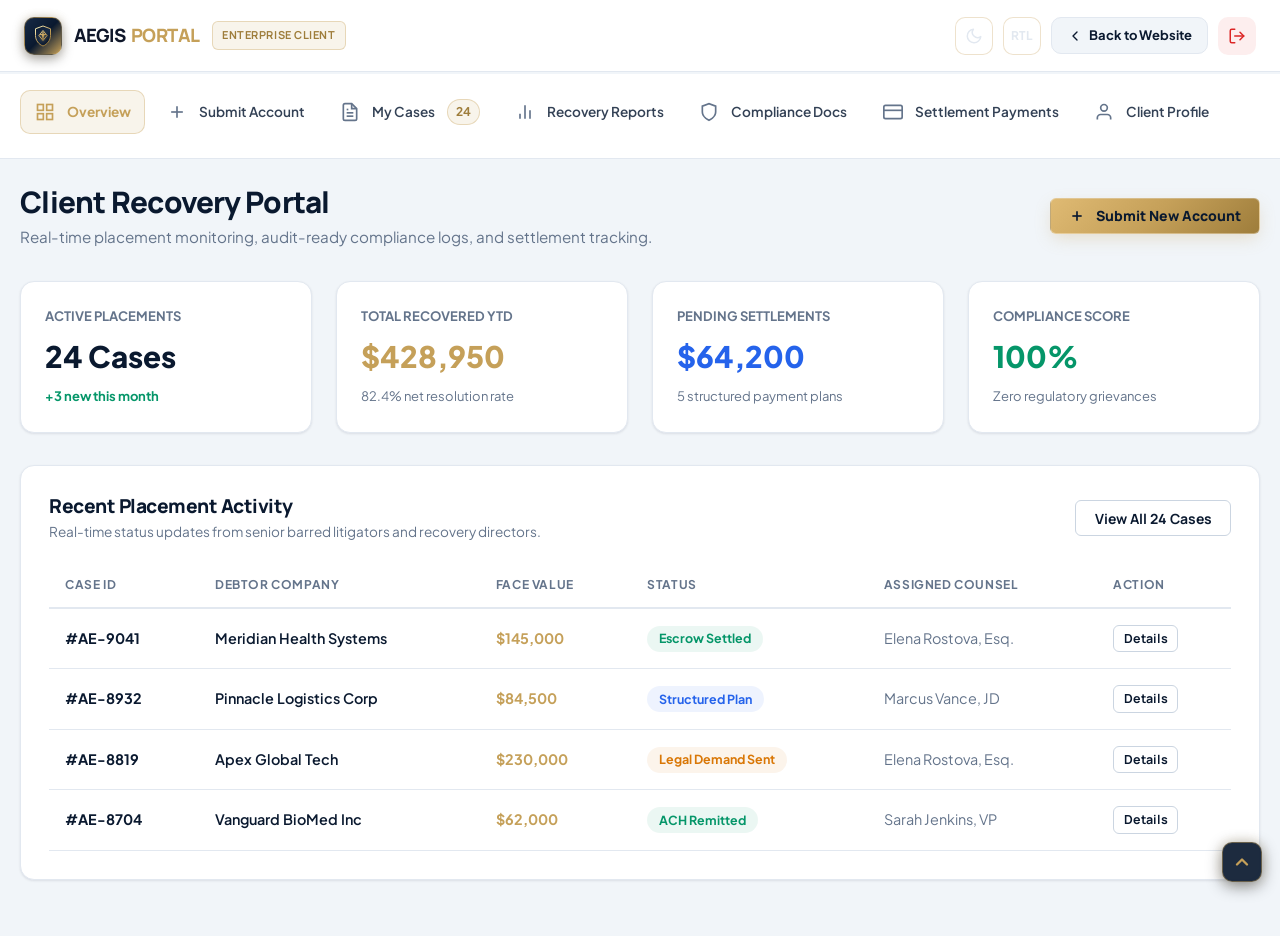
<file: dashboard.html>
<!DOCTYPE html>
<html lang="en" data-theme="light" dir="ltr">
<head>
  <meta charset="UTF-8">
  <meta name="viewport" content="width=device-width, initial-scale=1.0">
  <meta name="description" content="Aegis Recovery Partners — Client Portal & Debt Recovery Management Dashboard.">
  <title>Client Portal | Aegis Recovery Partners</title>

  <!-- Favicon -->
  <link rel="icon" type="image/svg+xml" href="assets/images/icons/favicon.svg">

  <!-- Core CSS -->
  <link rel="stylesheet" href="assets/css/style.css">
  <link rel="stylesheet" href="assets/css/responsive.css">
  <script>
    window.toggleMobileMenu = function(e) {
      if (e) {
        if (e.preventDefault) e.preventDefault();
        if (e.stopPropagation) e.stopPropagation();
      }
      var drawer = document.getElementById('mobileDrawer');
      var overlay = document.getElementById('mobileOverlay') || document.getElementById('drawerOverlay');
      var hamburgers = document.querySelectorAll('.hamburger-btn, #hamburgerBtn');
      if (!drawer) return;

      var isOpen = drawer.classList.contains('is-open') || drawer.classList.contains('active');
      if (isOpen) {
        drawer.classList.remove('is-open', 'active');
        if (overlay) overlay.classList.remove('is-open', 'active');
        hamburgers.forEach(function(btn) {
          btn.classList.remove('is-active', 'active');
          btn.setAttribute('aria-expanded', 'false');
        });
        document.body.classList.remove('menu-open');
      } else {
        drawer.classList.add('is-open', 'active');
        if (overlay) overlay.classList.add('is-open', 'active');
        hamburgers.forEach(function(btn) {
          btn.classList.add('is-active', 'active');
          btn.setAttribute('aria-expanded', 'true');
        });
        document.body.classList.add('menu-open');
      }

      var dropdownTargets = drawer.querySelectorAll('.mobile-nav-item, .has-dropdown, .has-submenu, .mobile-submenu, .mobile-dropdown-toggle');
      dropdownTargets.forEach(function(item) {
        item.classList.remove('is-expanded', 'active', 'show', 'open');
      });
    };
  </script>
</head>
<body class="dashboard-body">

  <!-- PAGE PRELOADER -->
  <div id="pagePreloader" style="position: fixed; inset: 0; z-index: 999999; background-color: #0A192F; display: flex; flex-direction: column; align-items: center; justify-content: center; gap: 1.25rem;">
    <div class="preloader-spinner-ring"></div>
    <div class="preloader-brand-box">
      <div class="preloader-text-brand">AEGIS <span class="gold-accent">RECOVERY</span></div>
    </div>
    <div class="preloader-bar-track"><div class="preloader-bar-fill"></div></div>
  </div>

  <!-- ==========================================================================
       DASHBOARD HEADER (DEDICATED — NO PUBLIC NAV LINKS, NO FOOTER)
       ========================================================================== -->
  <header class="dashboard-header" id="dashboardHeader">
    <!-- Left: Brand Logo & Portal Tag -->
    <a href="index.html" class="dashboard-brand" aria-label="Aegis Client Portal Home">
      <div class="brand-emblem" style="width: 38px; height: 38px;">
        <img src="assets/images/icons/logo.svg" alt="Aegis Logo" width="24" height="24">
      </div>
      <div class="brand-text">
        <span class="brand-title" style="font-size: 1.15rem;">AEGIS <span class="gold-accent">PORTAL</span></span>
      </div>
      <span class="dashboard-portal-tag">Enterprise Client</span>
    </a>

    <!-- Right: Theme Toggle, RTL Toggle, Back to Site, Logout -->
    <div class="dashboard-actions">
      <!-- Theme Switcher -->
      <button type="button" class="icon-btn theme-toggle-btn" aria-label="Toggle light and dark mode">
        <span class="theme-icon">
          <svg width="18" height="18" viewBox="0 0 24 24" fill="none" stroke="currentColor" stroke-width="2" stroke-linecap="round" stroke-linejoin="round">
            <path d="M21 12.79A9 9 0 1 1 11.21 3 7 7 0 0 0 21 12.79z"></path>
          </svg>
        </span>
      </button>

      <!-- RTL/LTR Switcher -->
      <button type="button" class="icon-btn rtl-toggle-btn" aria-label="Toggle layout direction">
        <span class="dir-label" style="font-size: 0.75rem; font-weight: 700;">RTL</span>
      </button>

      <!-- Back to Site -->
      <a href="index.html" class="btn-back-site">
        <svg width="16" height="16" viewBox="0 0 24 24" fill="none" stroke="currentColor" stroke-width="2" stroke-linecap="round" stroke-linejoin="round">
          <path d="m15 18-6-6 6-6"></path>
        </svg>
        <span>Back to Website</span>
      </a>

      <!-- Logout -->
      <a href="login.html" class="btn-logout" aria-label="Log out of client portal" title="Sign Out">
        <svg width="18" height="18" viewBox="0 0 24 24" fill="none" stroke="currentColor" stroke-width="2" stroke-linecap="round" stroke-linejoin="round">
          <path d="M9 21H5a2 2 0 0 1-2-2V5a2 2 0 0 1 2-2h4"></path>
          <polyline points="16 17 21 12 16 7"></polyline>
          <line x1="21" y1="12" x2="9" y2="12"></line>
        </svg>
      </a>
    </div>
  </header>

  <!-- ==========================================================================
       DASHBOARD LAYOUT (SIDEBAR + MAIN CONTENT — STRICTLY NO PUBLIC FOOTER)
       ========================================================================== -->
  <div class="dashboard-layout">
    <!-- Sidebar Navigation -->
    <aside class="dashboard-sidebar" aria-label="Dashboard Sidebar">
      <!-- Client Identity Card -->
      <div class="sidebar-client-card">
        <img src="assets/images/sections/dashboard-user-avatar.jpg" alt="Apex Commercial Group" class="avatar-profile-headshot" width="48" height="48" style="border-width: 2px;">
        <div class="client-info">
          <span class="client-name">Apex Commercial Group</span>
          <span class="client-account-id">ID: #CL-884920 &bull; Verified</span>
        </div>
      </div>



      <!-- Sidebar Links -->
      <nav class="sidebar-nav">
        <!-- 1. Overview -->
        <a href="#overview" class="sidebar-link active" data-tab="overview">
          <svg class="sidebar-link-icon" viewBox="0 0 24 24" fill="none" stroke="currentColor" stroke-width="2">
            <rect x="3" y="3" width="7" height="7"></rect>
            <rect x="14" y="3" width="7" height="7"></rect>
            <rect x="14" y="14" width="7" height="7"></rect>
            <rect x="3" y="14" width="7" height="7"></rect>
          </svg>
          <span>Overview</span>
        </a>

        <!-- 2. Submit Account -->
        <a href="#submit" class="sidebar-link" data-tab="submit">
          <svg class="sidebar-link-icon" viewBox="0 0 24 24" fill="none" stroke="currentColor" stroke-width="2">
            <line x1="12" y1="5" x2="12" y2="19"></line>
            <line x1="5" y1="12" x2="19" y2="12"></line>
          </svg>
          <span>Submit Account</span>
        </a>

        <!-- 3. My Cases -->
        <a href="#cases" class="sidebar-link" data-tab="cases">
          <svg class="sidebar-link-icon" viewBox="0 0 24 24" fill="none" stroke="currentColor" stroke-width="2">
            <path d="M14 2H6a2 2 0 0 0-2 2v16a2 2 0 0 0 2 2h12a2 2 0 0 0 2-2V8z"></path>
            <polyline points="14 2 14 8 20 8"></polyline>
            <line x1="16" y1="13" x2="8" y2="13"></line>
            <line x1="16" y1="17" x2="8" y2="17"></line>
            <polyline points="10 9 9 9 8 9"></polyline>
          </svg>
          <span>My Cases</span>
          <span class="sidebar-link-badge">24</span>
        </a>

        <!-- 4. Recovery Reports -->
        <a href="#reports" class="sidebar-link" data-tab="reports">
          <svg class="sidebar-link-icon" viewBox="0 0 24 24" fill="none" stroke="currentColor" stroke-width="2">
            <line x1="18" y1="20" x2="18" y2="10"></line>
            <line x1="12" y1="20" x2="12" y2="4"></line>
            <line x1="6" y1="20" x2="6" y2="14"></line>
          </svg>
          <span>Recovery Reports</span>
        </a>

        <!-- 5. Compliance Documents -->
        <a href="#compliance" class="sidebar-link" data-tab="compliance">
          <svg class="sidebar-link-icon" viewBox="0 0 24 24" fill="none" stroke="currentColor" stroke-width="2">
            <path d="M12 22s8-4 8-10V5l-8-3-8 3v7c0 6 8 10 8 10z"></path>
          </svg>
          <span>Compliance Docs</span>
        </a>

        <!-- 6. Settlement Payments -->
        <a href="#settlements" class="sidebar-link" data-tab="settlements">
          <svg class="sidebar-link-icon" viewBox="0 0 24 24" fill="none" stroke="currentColor" stroke-width="2">
            <rect x="1" y="4" width="22" height="16" rx="2" ry="2"></rect>
            <line x1="1" y1="10" x2="23" y2="10"></line>
          </svg>
          <span>Settlement Payments</span>
        </a>

        <!-- 7. Client Profile -->
        <a href="#profile" class="sidebar-link" data-tab="profile">
          <svg class="sidebar-link-icon" viewBox="0 0 24 24" fill="none" stroke="currentColor" stroke-width="2">
            <path d="M20 21v-2a4 4 0 0 0-4-4H8a4 4 0 0 0-4 4v2"></path>
            <circle cx="12" cy="7" r="4"></circle>
          </svg>
          <span>Client Profile</span>
        </a>
      </nav>
    </aside>

    <!-- Main Dashboard Content -->
    <main class="dashboard-main" role="main">
      <div class="dashboard-page-header">
        <div>
          <h1 class="dashboard-page-title">Client Recovery Portal</h1>
          <p class="dashboard-page-subtitle">Real-time placement monitoring, audit-ready compliance logs, and settlement tracking.</p>
        </div>
        <div>
          <a href="#submit" class="btn btn-gold btn-sm">
            <svg width="16" height="16" viewBox="0 0 24 24" fill="none" stroke="currentColor" stroke-width="2.5"><line x1="12" y1="5" x2="12" y2="19"></line><line x1="5" y1="12" x2="19" y2="12"></line></svg>
            <span>Submit New Account</span>
          </a>
        </div>
      </div>

      <!-- Tab 1: Overview -->
      <div class="dashboard-tab-panel" id="tab-overview" style="display: block;">
        <!-- Quick Stat Highlights -->
        <div style="display: grid; grid-template-columns: repeat(auto-fit, minmax(220px, 1fr)); gap: 1.5rem; margin-bottom: 2rem;">
          <div style="background: var(--bg-surface); padding: 1.5rem; border-radius: var(--radius-lg); border: 1px solid var(--border-color); box-shadow: var(--shadow-sm);">
            <div style="font-size: 0.8125rem; font-weight: 700; color: var(--text-muted); text-transform: uppercase; margin-bottom: 0.25rem;">Active Placements</div>
            <div style="font-size: 1.85rem; font-weight: 800; color: var(--text-main);">24 Cases</div>
            <div style="font-size: 0.8125rem; color: var(--success); font-weight: 700; margin-top: 0.35rem;">+3 new this month</div>
          </div>
          <div style="background: var(--bg-surface); padding: 1.5rem; border-radius: var(--radius-lg); border: 1px solid var(--border-color); box-shadow: var(--shadow-sm);">
            <div style="font-size: 0.8125rem; font-weight: 700; color: var(--text-muted); text-transform: uppercase; margin-bottom: 0.25rem;">Total Recovered YTD</div>
            <div style="font-size: 1.85rem; font-weight: 800; color: var(--color-accent);">$428,950</div>
            <div style="font-size: 0.8125rem; color: var(--text-muted); margin-top: 0.35rem;">82.4% net resolution rate</div>
          </div>
          <div style="background: var(--bg-surface); padding: 1.5rem; border-radius: var(--radius-lg); border: 1px solid var(--border-color); box-shadow: var(--shadow-sm);">
            <div style="font-size: 0.8125rem; font-weight: 700; color: var(--text-muted); text-transform: uppercase; margin-bottom: 0.25rem;">Pending Settlements</div>
            <div style="font-size: 1.85rem; font-weight: 800; color: var(--color-secondary);">$64,200</div>
            <div style="font-size: 0.8125rem; color: var(--text-muted); margin-top: 0.35rem;">5 structured payment plans</div>
          </div>
          <div style="background: var(--bg-surface); padding: 1.5rem; border-radius: var(--radius-lg); border: 1px solid var(--border-color); box-shadow: var(--shadow-sm);">
            <div style="font-size: 0.8125rem; font-weight: 700; color: var(--text-muted); text-transform: uppercase; margin-bottom: 0.25rem;">Compliance Score</div>
            <div style="font-size: 1.85rem; font-weight: 800; color: var(--success);">100%</div>
            <div style="font-size: 0.8125rem; color: var(--text-muted); margin-top: 0.35rem;">Zero regulatory grievances</div>
          </div>
        </div>

        <!-- Recent Placements Table -->
        <div style="background: var(--bg-surface); padding: 1.75rem; border-radius: var(--radius-lg); border: 1px solid var(--border-color); box-shadow: var(--shadow-sm); margin-bottom: 2rem;">
          <div style="display: flex; justify-content: space-between; align-items: center; margin-bottom: 1.25rem; flex-wrap: wrap; gap: 0.75rem;">
            <div>
              <h3 style="margin: 0; font-size: 1.2rem; font-weight: 800; color: var(--text-main);">Recent Placement Activity</h3>
              <p style="margin: 0.2rem 0 0; font-size: 0.85rem; color: var(--text-muted);">Real-time status updates from senior barred litigators and recovery directors.</p>
            </div>
            <button type="button" class="btn btn-outline btn-sm" onclick="document.querySelector('[data-tab=cases]').click();">View All 24 Cases</button>
          </div>
          <div style="overflow-x: auto;">
            <table style="width: 100%; border-collapse: collapse; text-align: left; font-size: 0.9rem;">
              <thead>
                <tr style="border-bottom: 2px solid var(--border-color); color: var(--text-muted); font-size: 0.75rem; text-transform: uppercase; letter-spacing: 0.05em;">
                  <th style="padding: 0.75rem 1rem;">Case ID</th>
                  <th style="padding: 0.75rem 1rem;">Debtor Company</th>
                  <th style="padding: 0.75rem 1rem;">Face Value</th>
                  <th style="padding: 0.75rem 1rem;">Status</th>
                  <th style="padding: 0.75rem 1rem;">Assigned Counsel</th>
                  <th style="padding: 0.75rem 1rem;">Action</th>
                </tr>
              </thead>
              <tbody>
                <tr style="border-bottom: 1px solid var(--border-color);">
                  <td style="padding: 1rem; font-weight: 700; color: var(--text-main); white-space: nowrap;">#AE-9041</td>
                  <td style="padding: 1rem; color: var(--text-main); font-weight: 600; white-space: nowrap;">Meridian Health Systems</td>
                  <td style="padding: 1rem; font-weight: 700; color: var(--color-accent); white-space: nowrap;">$145,000</td>
                  <td style="padding: 1rem; white-space: nowrap;"><span style="display: inline-block; white-space: nowrap; background: var(--success-bg); color: var(--success); padding: 0.35rem 0.75rem; border-radius: 9999px; font-size: 0.78rem; font-weight: 700; line-height: 1.2;">Escrow Settled</span></td>
                  <td style="padding: 1rem; color: var(--text-muted); white-space: nowrap;">Elena Rostova, Esq.</td>
                  <td style="padding: 1rem; white-space: nowrap;"><button type="button" class="btn btn-outline btn-sm" style="padding: 0.25rem 0.6rem; font-size: 0.78rem;">Details</button></td>
                </tr>
                <tr style="border-bottom: 1px solid var(--border-color);">
                  <td style="padding: 1rem; font-weight: 700; color: var(--text-main); white-space: nowrap;">#AE-8932</td>
                  <td style="padding: 1rem; color: var(--text-main); font-weight: 600; white-space: nowrap;">Pinnacle Logistics Corp</td>
                  <td style="padding: 1rem; font-weight: 700; color: var(--color-accent); white-space: nowrap;">$84,500</td>
                  <td style="padding: 1rem; white-space: nowrap;"><span style="display: inline-block; white-space: nowrap; background: var(--info-bg); color: var(--info); padding: 0.35rem 0.75rem; border-radius: 9999px; font-size: 0.78rem; font-weight: 700; line-height: 1.2;">Structured Plan</span></td>
                  <td style="padding: 1rem; color: var(--text-muted); white-space: nowrap;">Marcus Vance, JD</td>
                  <td style="padding: 1rem; white-space: nowrap;"><button type="button" class="btn btn-outline btn-sm" style="padding: 0.25rem 0.6rem; font-size: 0.78rem;">Details</button></td>
                </tr>
                <tr style="border-bottom: 1px solid var(--border-color);">
                  <td style="padding: 1rem; font-weight: 700; color: var(--text-main); white-space: nowrap;">#AE-8819</td>
                  <td style="padding: 1rem; color: var(--text-main); font-weight: 600; white-space: nowrap;">Apex Global Tech</td>
                  <td style="padding: 1rem; font-weight: 700; color: var(--color-accent); white-space: nowrap;">$230,000</td>
                  <td style="padding: 1rem; white-space: nowrap;"><span style="display: inline-block; white-space: nowrap; background: var(--warning-bg); color: var(--warning); padding: 0.35rem 0.75rem; border-radius: 9999px; font-size: 0.78rem; font-weight: 700; line-height: 1.2;">Legal Demand Sent</span></td>
                  <td style="padding: 1rem; color: var(--text-muted); white-space: nowrap;">Elena Rostova, Esq.</td>
                  <td style="padding: 1rem; white-space: nowrap;"><button type="button" class="btn btn-outline btn-sm" style="padding: 0.25rem 0.6rem; font-size: 0.78rem;">Details</button></td>
                </tr>
                <tr style="border-bottom: 1px solid var(--border-color);">
                  <td style="padding: 1rem; font-weight: 700; color: var(--text-main); white-space: nowrap;">#AE-8704</td>
                  <td style="padding: 1rem; color: var(--text-main); font-weight: 600; white-space: nowrap;">Vanguard BioMed Inc</td>
                  <td style="padding: 1rem; font-weight: 700; color: var(--color-accent); white-space: nowrap;">$62,000</td>
                  <td style="padding: 1rem; white-space: nowrap;"><span style="display: inline-block; white-space: nowrap; background: var(--success-bg); color: var(--success); padding: 0.35rem 0.75rem; border-radius: 9999px; font-size: 0.78rem; font-weight: 700; line-height: 1.2;">ACH Remitted</span></td>
                  <td style="padding: 1rem; color: var(--text-muted); white-space: nowrap;">Sarah Jenkins, VP</td>
                  <td style="padding: 1rem; white-space: nowrap;"><button type="button" class="btn btn-outline btn-sm" style="padding: 0.25rem 0.6rem; font-size: 0.78rem;">Details</button></td>
                </tr>
              </tbody>
            </table>
          </div>
        </div>
      </div>

      <!-- Tab 2: Submit Account -->
      <div class="dashboard-tab-panel" id="tab-submit" style="display: none;">
        <div style="background: var(--bg-surface); padding: 2rem; border-radius: var(--radius-lg); border: 1px solid var(--border-color); box-shadow: var(--shadow-sm);">
          <div style="margin-bottom: 1.75rem;">
            <h2 style="margin: 0 0 0.4rem; font-size: 1.4rem; font-weight: 800; color: var(--text-main);">Submit New Commercial Placement</h2>
            <p style="margin: 0; color: var(--text-muted); font-size: 0.95rem;">Upload delinquent commercial file parameters into our SOC 2 Type II encrypted vault enclave.</p>
          </div>
          <form onsubmit="event.preventDefault(); alert('Placement successfully ingested into Sovereign Vault! Initial data scrub initiated.');">
            <div style="display: grid; grid-template-columns: repeat(auto-fit, minmax(280px, 1fr)); gap: 1.25rem; margin-bottom: 1.25rem;">
              <div>
                <label class="form-label" for="dashDebtorName">Debtor / Company Name *</label>
                <input type="text" id="dashDebtorName" class="form-input" placeholder="e.g. Meridian Health Systems Corp" required>
              </div>
              <div>
                <label class="form-label" for="dashDebtCat">Debt Category *</label>
                <select id="dashDebtCat" class="form-select">
                  <option>Commercial B2B Portfolio</option>
                  <option>Healthcare &amp; Medical Claims</option>
                  <option>Financial Services &amp; Credit</option>
                  <option>Real Estate &amp; Lease Defaults</option>
                </select>
              </div>
              <div>
                <label class="form-label" for="dashFaceValue">Outstanding Face Value ($) *</label>
                <input type="text" id="dashFaceValue" class="form-input" placeholder="e.g. $125,000" required>
              </div>
              <div>
                <label class="form-label" for="dashDaysPast">Days Past Due *</label>
                <select id="dashDaysPast" class="form-select">
                  <option>30 – 60 Days</option>
                  <option>61 – 90 Days</option>
                  <option selected>91 – 180 Days</option>
                  <option>180+ Days (Pre-Litigation)</option>
                </select>
              </div>
            </div>

            <div style="margin-bottom: 1.5rem;">
              <label style="display: block; font-weight: 700; font-size: 0.85rem; color: var(--text-main); margin-bottom: 0.4rem;">Attach Invoices &amp; Contract Documentation (CSV, XLSX, PDF)</label>
              <div style="border: 2px dashed var(--border-gold); padding: 2.5rem 1.5rem; border-radius: var(--radius-md); text-align: center; background: var(--bg-surface-alt); cursor: pointer;">
                <svg width="36" height="36" viewBox="0 0 24 24" fill="none" stroke="var(--color-accent)" stroke-width="2" style="margin-bottom: 0.5rem;"><path d="M21 15v4a2 2 0 0 1-2 2H5a2 2 0 0 1-2-2v-4"></path><polyline points="17 8 12 3 7 8"></polyline><line x1="12" y1="3" x2="12" y2="15"></line></svg>
                <div style="font-weight: 700; color: var(--text-main); font-size: 0.95rem;">Drag &amp; drop placement files here or browse computer</div>
                <div style="font-size: 0.8rem; color: var(--text-muted); margin-top: 0.35rem;">256-Bit TLS Encrypted Upload &bull; Max 50MB per file</div>
              </div>
            </div>

            <button type="submit" class="btn btn-gold btn-lg" style="width: 100%;">
              <svg width="18" height="18" viewBox="0 0 24 24" fill="none" stroke="currentColor" stroke-width="2.2"><path d="M12 22s8-4 8-10V5l-8-3-8 3v7c0 6 8 10 8 10z"></path></svg>
              <span>Submit to Sovereign Vault</span>
            </button>
          </form>
        </div>
      </div>

      <!-- Tab 3: My Cases -->
      <div class="dashboard-tab-panel" id="tab-cases" style="display: none;">
        <div style="background: var(--bg-surface); padding: 1.75rem; border-radius: var(--radius-lg); border: 1px solid var(--border-color); box-shadow: var(--shadow-sm);">
          <div style="display: flex; justify-content: space-between; align-items: center; margin-bottom: 1.5rem; flex-wrap: wrap; gap: 1rem;">
            <div>
              <h2 style="margin: 0; font-size: 1.35rem; font-weight: 800; color: var(--text-main);">My Active Cases (24 Total)</h2>
              <p style="margin: 0.2rem 0 0; color: var(--text-muted); font-size: 0.88rem;">Complete audit-ready placement roster with live status updates.</p>
            </div>
            <div style="display: flex; gap: 0.75rem;">
              <input type="text" placeholder="Search debtor name..." style="padding: 0.5rem 0.85rem; border-radius: var(--radius-md); border: 1px solid var(--border-strong); background: var(--bg-body); color: var(--text-main); font-size: 0.85rem;">
              <button type="button" class="btn btn-gold btn-sm">Filter</button>
            </div>
          </div>

          <div style="overflow-x: auto; -webkit-overflow-scrolling: touch; border-radius: var(--radius-md); border: 1px solid var(--border-color);">
            <table style="width: 100%; min-width: 720px; border-collapse: collapse; text-align: left; font-size: 0.9rem;">
              <thead>
                <tr style="border-bottom: 2px solid var(--border-color); color: var(--text-muted); font-size: 0.75rem; text-transform: uppercase; letter-spacing: 0.05em; background: var(--bg-surface-alt);">
                  <th style="padding: 0.85rem 1rem;">Case ID</th>
                  <th style="padding: 0.85rem 1rem;">Debtor Company</th>
                  <th style="padding: 0.85rem 1rem;">Face Value</th>
                  <th style="padding: 0.85rem 1rem;">Recovered</th>
                  <th style="padding: 0.85rem 1rem;">Status</th>
                  <th style="padding: 0.85rem 1rem;">Assigned Counsel</th>
                  <th style="padding: 0.85rem 1rem;">Action</th>
                </tr>
              </thead>
              <tbody>
                <tr style="border-bottom: 1px solid var(--border-color);">
                  <td style="padding: 1rem; font-weight: 700; color: var(--text-main); white-space: nowrap;">#AE-9041</td>
                  <td style="padding: 1rem; color: var(--text-main); font-weight: 600; white-space: nowrap;">Meridian Health Systems</td>
                  <td style="padding: 1rem; font-weight: 700; color: var(--text-main); white-space: nowrap;">$145,000</td>
                  <td style="padding: 1rem; font-weight: 700; color: var(--success); white-space: nowrap;">$145,000</td>
                  <td style="padding: 1rem; white-space: nowrap;"><span style="display: inline-block; white-space: nowrap; background: var(--success-bg); color: var(--success); padding: 0.35rem 0.75rem; border-radius: 9999px; font-size: 0.78rem; font-weight: 700; line-height: 1.2;">Escrow Settled</span></td>
                  <td style="padding: 1rem; color: var(--text-muted); white-space: nowrap;">Elena Rostova, Esq.</td>
                  <td style="padding: 1rem; white-space: nowrap;"><button type="button" class="btn btn-outline btn-sm" style="padding: 0.25rem 0.6rem; font-size: 0.78rem;">View File</button></td>
                </tr>
                <tr style="border-bottom: 1px solid var(--border-color);">
                  <td style="padding: 1rem; font-weight: 700; color: var(--text-main); white-space: nowrap;">#AE-8932</td>
                  <td style="padding: 1rem; color: var(--text-main); font-weight: 600; white-space: nowrap;">Pinnacle Logistics Corp</td>
                  <td style="padding: 1rem; font-weight: 700; color: var(--text-main); white-space: nowrap;">$84,500</td>
                  <td style="padding: 1rem; font-weight: 700; color: var(--color-accent); white-space: nowrap;">$42,250</td>
                  <td style="padding: 1rem; white-space: nowrap;"><span style="display: inline-block; white-space: nowrap; background: var(--info-bg); color: var(--info); padding: 0.35rem 0.75rem; border-radius: 9999px; font-size: 0.78rem; font-weight: 700; line-height: 1.2;">Structured Plan</span></td>
                  <td style="padding: 1rem; color: var(--text-muted); white-space: nowrap;">Marcus Vance, JD</td>
                  <td style="padding: 1rem; white-space: nowrap;"><button type="button" class="btn btn-outline btn-sm" style="padding: 0.25rem 0.6rem; font-size: 0.78rem;">Manage</button></td>
                </tr>
                <tr style="border-bottom: 1px solid var(--border-color);">
                  <td style="padding: 1rem; font-weight: 700; color: var(--text-main); white-space: nowrap;">#AE-8819</td>
                  <td style="padding: 1rem; color: var(--text-main); font-weight: 600; white-space: nowrap;">Apex Global Tech</td>
                  <td style="padding: 1rem; font-weight: 700; color: var(--text-main); white-space: nowrap;">$230,000</td>
                  <td style="padding: 1rem; font-weight: 700; color: var(--text-muted); white-space: nowrap;">$0</td>
                  <td style="padding: 1rem; white-space: nowrap;"><span style="display: inline-block; white-space: nowrap; background: var(--warning-bg); color: var(--warning); padding: 0.35rem 0.75rem; border-radius: 9999px; font-size: 0.78rem; font-weight: 700; line-height: 1.2;">Legal Demand Sent</span></td>
                  <td style="padding: 1rem; color: var(--text-muted); white-space: nowrap;">Elena Rostova, Esq.</td>
                  <td style="padding: 1rem; white-space: nowrap;"><button type="button" class="btn btn-outline btn-sm" style="padding: 0.25rem 0.6rem; font-size: 0.78rem;">View File</button></td>
                </tr>
                <tr style="border-bottom: 1px solid var(--border-color);">
                  <td style="padding: 1rem; font-weight: 700; color: var(--text-main); white-space: nowrap;">#AE-8704</td>
                  <td style="padding: 1rem; color: var(--text-main); font-weight: 600; white-space: nowrap;">Vanguard BioMed Inc</td>
                  <td style="padding: 1rem; font-weight: 700; color: var(--text-main); white-space: nowrap;">$62,000</td>
                  <td style="padding: 1rem; font-weight: 700; color: var(--success); white-space: nowrap;">$62,000</td>
                  <td style="padding: 1rem; white-space: nowrap;"><span style="display: inline-block; white-space: nowrap; background: var(--success-bg); color: var(--success); padding: 0.35rem 0.75rem; border-radius: 9999px; font-size: 0.78rem; font-weight: 700; line-height: 1.2;">ACH Remitted</span></td>
                  <td style="padding: 1rem; color: var(--text-muted); white-space: nowrap;">Sarah Jenkins, VP</td>
                  <td style="padding: 1rem; white-space: nowrap;"><button type="button" class="btn btn-outline btn-sm" style="padding: 0.25rem 0.6rem; font-size: 0.78rem;">Receipt PDF</button></td>
                </tr>
                <tr style="border-bottom: 1px solid var(--border-color);">
                  <td style="padding: 1rem; font-weight: 700; color: var(--text-main); white-space: nowrap;">#AE-8611</td>
                  <td style="padding: 1rem; color: var(--text-main); font-weight: 600; white-space: nowrap;">Titan Heavy Equipment</td>
                  <td style="padding: 1rem; font-weight: 700; color: var(--text-main); white-space: nowrap;">$118,400</td>
                  <td style="padding: 1rem; font-weight: 700; color: var(--color-accent); white-space: nowrap;">$35,000</td>
                  <td style="padding: 1rem; white-space: nowrap;"><span style="display: inline-block; white-space: nowrap; background: rgba(147, 51, 234, 0.12); color: #9333EA; padding: 0.35rem 0.75rem; border-radius: 9999px; font-size: 0.78rem; font-weight: 700; line-height: 1.2;">Active Litigation</span></td>
                  <td style="padding: 1rem; color: var(--text-muted); white-space: nowrap;">Elena Rostova, Esq.</td>
                  <td style="padding: 1rem; white-space: nowrap;"><button type="button" class="btn btn-outline btn-sm" style="padding: 0.25rem 0.6rem; font-size: 0.78rem;">Docket</button></td>
                </tr>
                <tr style="border-bottom: 1px solid var(--border-color);">
                  <td style="padding: 1rem; font-weight: 700; color: var(--text-main); white-space: nowrap;">#AE-8540</td>
                  <td style="padding: 1rem; color: var(--text-main); font-weight: 600; white-space: nowrap;">Summit Financial Holdings</td>
                  <td style="padding: 1rem; font-weight: 700; color: var(--text-main); white-space: nowrap;">$95,000</td>
                  <td style="padding: 1rem; font-weight: 700; color: var(--text-muted); white-space: nowrap;">$0</td>
                  <td style="padding: 1rem; white-space: nowrap;"><span style="display: inline-block; white-space: nowrap; background: rgba(100, 116, 139, 0.12); color: var(--text-muted); padding: 0.35rem 0.75rem; border-radius: 9999px; font-size: 0.78rem; font-weight: 700; line-height: 1.2;">Skip-Trace Scrub</span></td>
                  <td style="padding: 1rem; color: var(--text-muted); white-space: nowrap;">Marcus Vance, JD</td>
                  <td style="padding: 1rem; white-space: nowrap;"><button type="button" class="btn btn-outline btn-sm" style="padding: 0.25rem 0.6rem; font-size: 0.78rem;">View File</button></td>
                </tr>
              </tbody>
            </table>
          </div>
          <div style="display: flex; justify-content: space-between; align-items: center; margin-top: 1.5rem; font-size: 0.85rem; color: var(--text-muted); flex-wrap: wrap; gap: 1rem;">
            <div>Showing 1 - 6 of 24 placement cases</div>
            <div style="display: flex; gap: 0.75rem; align-items: center; flex-shrink: 0;">
              <button type="button" class="btn btn-outline btn-sm" disabled style="min-width: 80px; opacity: 0.6; cursor: not-allowed; white-space: nowrap;">Previous</button>
              <button type="button" class="btn btn-gold btn-sm" style="min-width: 105px; white-space: nowrap;">Next Page &rarr;</button>
            </div>
          </div>
        </div>
      </div>

      <!-- Tab 4: Recovery Reports -->
      <div class="dashboard-tab-panel" id="tab-reports" style="display: none;">
        <div style="background: var(--bg-surface); padding: 2rem; border-radius: var(--radius-lg); border: 1px solid var(--border-color); box-shadow: var(--shadow-sm);">
          <h2 style="margin: 0 0 0.4rem; font-size: 1.35rem; font-weight: 800; color: var(--text-main);">Liquidation Yield Telemetry &amp; Reports</h2>
          <p style="margin: 0 0 1.75rem; color: var(--text-muted); font-size: 0.9rem;">Audit-ready yield statements, monthly remittance summaries, and statutory logs.</p>

          <div style="display: grid; grid-template-columns: repeat(auto-fit, minmax(260px, 1fr)); gap: 1.25rem; margin-bottom: 2rem;">
            <div style="padding: 1.25rem; border-radius: var(--radius-md); background: var(--bg-surface-alt); border: 1px solid var(--border-color);">
              <div style="font-size: 0.8rem; font-weight: 700; color: var(--text-muted); text-transform: uppercase;">Average Resolution SLA</div>
              <div style="font-size: 1.75rem; font-weight: 800; color: var(--text-main); margin: 0.2rem 0;">14.2 Days</div>
              <div style="font-size: 0.78rem; color: var(--success); font-weight: 700;">3x faster than industry standard</div>
            </div>
            <div style="padding: 1.25rem; border-radius: var(--radius-md); background: var(--bg-surface-alt); border: 1px solid var(--border-color);">
              <div style="font-size: 0.8rem; font-weight: 700; color: var(--text-muted); text-transform: uppercase;">Net Contingency Savings</div>
              <div style="font-size: 1.75rem; font-weight: 800; color: var(--color-accent); margin: 0.2rem 0;">$38,400</div>
              <div style="font-size: 0.78rem; color: var(--text-muted);">0% fee on early resolution</div>
            </div>
          </div>

          <h3 style="font-size: 1.1rem; font-weight: 800; color: var(--text-main); margin-bottom: 1rem;">Available Audit Reports</h3>
          <div style="display: flex; flex-direction: column; gap: 0.85rem;">
            <div style="display: flex; justify-content: space-between; align-items: center; padding: 1rem 1.25rem; border-radius: var(--radius-md); border: 1px solid var(--border-color); background: var(--bg-body); flex-wrap: wrap; gap: 0.5rem;">
              <div>
                <div style="font-weight: 700; color: var(--text-main);">Q3 2026 Comprehensive Audit &amp; Remittance Ledger</div>
                <div style="font-size: 0.8rem; color: var(--text-muted);">PDF &bull; 4.2 MB &bull; Generated Sept 15, 2026</div>
              </div>
              <button type="button" class="btn btn-gold btn-sm">Download PDF</button>
            </div>
            <div style="display: flex; justify-content: space-between; align-items: center; padding: 1rem 1.25rem; border-radius: var(--radius-md); border: 1px solid var(--border-color); background: var(--bg-body); flex-wrap: wrap; gap: 0.5rem;">
              <div>
                <div style="font-weight: 700; color: var(--text-main);">CFPB Reg F Voice AI Compliance Certification Report</div>
                <div style="font-size: 0.8rem; color: var(--text-muted);">PDF &bull; 1.8 MB &bull; Verified 100% Score</div>
              </div>
              <button type="button" class="btn btn-gold btn-sm">Download PDF</button>
            </div>
            <div style="display: flex; justify-content: space-between; align-items: center; padding: 1rem 1.25rem; border-radius: var(--radius-md); border: 1px solid var(--border-color); background: var(--bg-body); flex-wrap: wrap; gap: 0.5rem;">
              <div>
                <div style="font-weight: 700; color: var(--text-main);">Monthly Placement Activity Data Export</div>
                <div style="font-size: 0.8rem; color: var(--text-muted);">CSV Spreadsheet &bull; 850 KB &bull; Sept 2026</div>
              </div>
              <button type="button" class="btn btn-outline btn-sm">Export CSV</button>
            </div>
          </div>
        </div>
      </div>

      <!-- Tab 5: Compliance Docs -->
      <div class="dashboard-tab-panel" id="tab-compliance" style="display: none;">
        <div style="background: var(--bg-surface); padding: 2rem; border-radius: var(--radius-lg); border: 1px solid var(--border-color); box-shadow: var(--shadow-sm);">
          <div style="display: flex; align-items: center; gap: 0.75rem; margin-bottom: 0.4rem;">
            <svg width="24" height="24" viewBox="0 0 24 24" fill="none" stroke="var(--success)" stroke-width="2.2"><path d="M12 22s8-4 8-10V5l-8-3-8 3v7c0 6 8 10 8 10z"></path></svg>
            <h2 style="margin: 0; font-size: 1.35rem; font-weight: 800; color: var(--text-main);">Sovereign Regulatory &amp; Fiduciary Enclave</h2>
          </div>
          <p style="margin: 0 0 1.75rem; color: var(--text-muted); font-size: 0.9rem;">100% CFPB Reg F, FDCPA, and 50-State Licensing audit certificates for your corporate records.</p>

          <div style="display: grid; grid-template-columns: repeat(auto-fit, minmax(280px, 1fr)); gap: 1.25rem;">
            <div style="padding: 1.5rem; border-radius: var(--radius-md); border: 1px solid var(--border-color); background: var(--bg-surface-alt);">
              <div style="font-weight: 800; font-size: 1.05rem; color: var(--text-main); margin-bottom: 0.35rem;">CFPB Reg F Voice AI Audit</div>
              <p style="font-size: 0.85rem; color: var(--text-muted); line-height: 1.6; margin-bottom: 1rem;">100% recording audit score across all outbound calls with zero statutory compliance flags.</p>
              <button type="button" class="btn btn-outline btn-sm" style="width: 100%;">View Audit Certificate</button>
            </div>
            <div style="padding: 1.5rem; border-radius: var(--radius-md); border: 1px solid var(--border-color); background: var(--bg-surface-alt);">
              <div style="font-weight: 800; font-size: 1.05rem; color: var(--text-main); margin-bottom: 0.35rem;">$5,000,000 Surety Bond Certificate</div>
              <p style="font-size: 0.85rem; color: var(--text-muted); line-height: 1.6; margin-bottom: 1rem;">Full fiduciary liability indemnification coverage active across all 50 U.S. jurisdictions.</p>
              <button type="button" class="btn btn-outline btn-sm" style="width: 100%;">Download Bond PDF</button>
            </div>
            <div style="padding: 1.5rem; border-radius: var(--radius-md); border: 1px solid var(--border-color); background: var(--bg-surface-alt);">
              <div style="font-weight: 800; font-size: 1.05rem; color: var(--text-main); margin-bottom: 0.35rem;">SOC 2 Type II Security Certification</div>
              <p style="font-size: 0.85rem; color: var(--text-muted); line-height: 1.6; margin-bottom: 1rem;">Audited 256-Bit TLS &amp; AES placement vault infrastructure. Annual audit complete.</p>
              <button type="button" class="btn btn-outline btn-sm" style="width: 100%;">View SOC 2 Report</button>
            </div>
            <div style="padding: 1.5rem; border-radius: var(--radius-md); border: 1px solid var(--border-color); background: var(--bg-surface-alt);">
              <div style="font-weight: 800; font-size: 1.05rem; color: var(--text-main); margin-bottom: 0.35rem;">FDIC Escrow Trust Verification</div>
              <p style="font-size: 0.85rem; color: var(--text-muted); line-height: 1.6; margin-bottom: 1rem;">Segregated client funds account certification under strict fiduciary escrow protocols.</p>
              <button type="button" class="btn btn-outline btn-sm" style="width: 100%;">View Escrow Charter</button>
            </div>
          </div>
        </div>
      </div>

      <!-- Tab 6: Settlement Payments -->
      <div class="dashboard-tab-panel" id="tab-settlements" style="display: none;">
        <div style="background: var(--bg-surface); padding: 1.75rem; border-radius: var(--radius-lg); border: 1px solid var(--border-color); box-shadow: var(--shadow-sm);">
          <div style="margin-bottom: 1.5rem;">
            <h2 style="margin: 0; font-size: 1.35rem; font-weight: 800; color: var(--text-main);">Settlement Payments &amp; Escrow Remittances</h2>
            <p style="margin: 0.2rem 0 0; color: var(--text-muted); font-size: 0.88rem;">Direct ACH escrow payouts to Apex Commercial Group bank accounts.</p>
          </div>

          <div style="overflow-x: auto;">
            <table style="width: 100%; border-collapse: collapse; text-align: left; font-size: 0.9rem;">
              <thead>
                <tr style="border-bottom: 2px solid var(--border-color); color: var(--text-muted); font-size: 0.75rem; text-transform: uppercase; letter-spacing: 0.05em;">
                  <th style="padding: 0.75rem 1rem;">Remittance ID</th>
                  <th style="padding: 0.75rem 1rem;">Payout Date</th>
                  <th style="padding: 0.75rem 1rem;">Debtor Source</th>
                  <th style="padding: 0.75rem 1rem;">Gross Collected</th>
                  <th style="padding: 0.75rem 1rem;">Net Remitted</th>
                  <th style="padding: 0.75rem 1rem;">Status</th>
                  <th style="padding: 0.75rem 1rem;">Receipt</th>
                </tr>
              </thead>
              <tbody>
                <tr style="border-bottom: 1px solid var(--border-color);">
                  <td style="padding: 1rem; font-weight: 700; color: var(--text-main);">#REM-7704</td>
                  <td style="padding: 1rem; color: var(--text-muted);">Sept 12, 2026</td>
                  <td style="padding: 1rem; color: var(--text-main); font-weight: 600;">Meridian Health Systems</td>
                  <td style="padding: 1rem; font-weight: 700; color: var(--text-main);">$145,000.00</td>
                  <td style="padding: 1rem; font-weight: 800; color: var(--success);">$145,000.00</td>
                  <td style="padding: 1rem;"><span style="background: var(--success-bg); color: var(--success); padding: 0.25rem 0.65rem; border-radius: 9999px; font-size: 0.78rem; font-weight: 700;">ACH Sent</span></td>
                  <td style="padding: 1rem;"><button type="button" class="btn btn-outline btn-sm" style="padding: 0.25rem 0.6rem; font-size: 0.78rem;">Download</button></td>
                </tr>
                <tr style="border-bottom: 1px solid var(--border-color);">
                  <td style="padding: 1rem; font-weight: 700; color: var(--text-main);">#REM-7652</td>
                  <td style="padding: 1rem; color: var(--text-muted);">Sept 04, 2026</td>
                  <td style="padding: 1rem; color: var(--text-main); font-weight: 600;">Pinnacle Logistics Corp</td>
                  <td style="padding: 1rem; font-weight: 700; color: var(--text-main);">$42,250.00</td>
                  <td style="padding: 1rem; font-weight: 800; color: var(--success);">$42,250.00</td>
                  <td style="padding: 1rem;"><span style="background: var(--success-bg); color: var(--success); padding: 0.25rem 0.65rem; border-radius: 9999px; font-size: 0.78rem; font-weight: 700;">ACH Sent</span></td>
                  <td style="padding: 1rem;"><button type="button" class="btn btn-outline btn-sm" style="padding: 0.25rem 0.6rem; font-size: 0.78rem;">Download</button></td>
                </tr>
                <tr style="border-bottom: 1px solid var(--border-color);">
                  <td style="padding: 1rem; font-weight: 700; color: var(--text-main);">#REM-7590</td>
                  <td style="padding: 1rem; color: var(--text-muted);">Aug 28, 2026</td>
                  <td style="padding: 1rem; color: var(--text-main); font-weight: 600;">Vanguard BioMed Inc</td>
                  <td style="padding: 1rem; font-weight: 700; color: var(--text-main);">$62,000.00</td>
                  <td style="padding: 1rem; font-weight: 800; color: var(--success);">$62,000.00</td>
                  <td style="padding: 1rem;"><span style="background: var(--success-bg); color: var(--success); padding: 0.25rem 0.65rem; border-radius: 9999px; font-size: 0.78rem; font-weight: 700;">ACH Sent</span></td>
                  <td style="padding: 1rem;"><button type="button" class="btn btn-outline btn-sm" style="padding: 0.25rem 0.6rem; font-size: 0.78rem;">Download</button></td>
                </tr>
              </tbody>
            </table>
          </div>
        </div>
      </div>

      <!-- Tab 7: Client Profile -->
      <div class="dashboard-tab-panel" id="tab-profile" style="display: none;">
        <div style="background: var(--bg-surface); padding: 2rem; border-radius: var(--radius-lg); border: 1px solid var(--border-color); box-shadow: var(--shadow-sm);">
          <div style="margin-bottom: 1.75rem;">
            <h2 style="margin: 0 0 0.4rem; font-size: 1.35rem; font-weight: 800; color: var(--text-main);">Client Profile &amp; Governance</h2>
            <p style="margin: 0; color: var(--text-muted); font-size: 0.9rem;">Manage authorized corporate representatives, wire remittance instructions, and 2FA credentials.</p>
          </div>

          <form onsubmit="event.preventDefault(); alert('Profile settings updated successfully.');">
            <div style="display: grid; grid-template-columns: repeat(auto-fit, minmax(280px, 1fr)); gap: 1.25rem; margin-bottom: 1.5rem;">
              <div>
                <label style="display: block; font-weight: 700; font-size: 0.85rem; color: var(--text-main); margin-bottom: 0.4rem;">Organization Legal Name</label>
                <input type="text" value="Apex Commercial Group LLC" style="width: 100%; padding: 0.8rem 1rem; border-radius: var(--radius-md); border: 1px solid var(--border-strong); background: var(--bg-body); color: var(--text-main);">
              </div>
              <div>
                <label style="display: block; font-weight: 700; font-size: 0.85rem; color: var(--text-main); margin-bottom: 0.4rem;">Client Account ID</label>
                <input type="text" value="#CL-884920 (Verified Enterprise)" readonly style="width: 100%; padding: 0.8rem 1rem; border-radius: var(--radius-md); border: 1px solid var(--border-color); background: var(--bg-surface-alt); color: var(--text-muted);">
              </div>
              <div>
                <label style="display: block; font-weight: 700; font-size: 0.85rem; color: var(--text-main); margin-bottom: 0.4rem;">Authorized Fiduciary Officer</label>
                <input type="text" value="David Sterling, CFO" style="width: 100%; padding: 0.8rem 1rem; border-radius: var(--radius-md); border: 1px solid var(--border-strong); background: var(--bg-body); color: var(--text-main);">
              </div>
              <div>
                <label style="display: block; font-weight: 700; font-size: 0.85rem; color: var(--text-main); margin-bottom: 0.4rem;">Notification Email</label>
                <input type="email" value="d.sterling@apexcommercial.com" style="width: 100%; padding: 0.8rem 1rem; border-radius: var(--radius-md); border: 1px solid var(--border-strong); background: var(--bg-body); color: var(--text-main);">
              </div>
            </div>

            <div style="background: var(--bg-surface-alt); padding: 1.25rem; border-radius: var(--radius-md); border: 1px solid var(--border-color); margin-bottom: 1.5rem;">
              <div style="font-weight: 700; color: var(--text-main); margin-bottom: 0.35rem;">FDIC Remittance Bank Wire Destination</div>
              <div style="font-size: 0.85rem; color: var(--text-muted);">Chase Commercial Bank &bull; Routing: *****7812 &bull; Account: *****4920 (Verified)</div>
            </div>

            <button type="submit" class="btn btn-gold btn-md">Save Profile Settings</button>
          </form>
        </div>
      </div>
    </main>
  </div>

  <!-- Floating Back to Top Button -->
  <button type="button" class="back-to-top-btn" id="backToTopBtn" aria-label="Back to top">
    <svg width="20" height="20" viewBox="0 0 24 24" fill="none" stroke="currentColor" stroke-width="2.8" stroke-linecap="round" stroke-linejoin="round">
      <polyline points="18 15 12 9 6 15"></polyline>
    </svg>
  </button>
  <!-- Dashboard & Main JavaScript -->
  <script src="assets/js/main.js?v=305"></script>
  <script src="assets/js/dashboard.js?v=305"></script>
</body>
</html>
</file>
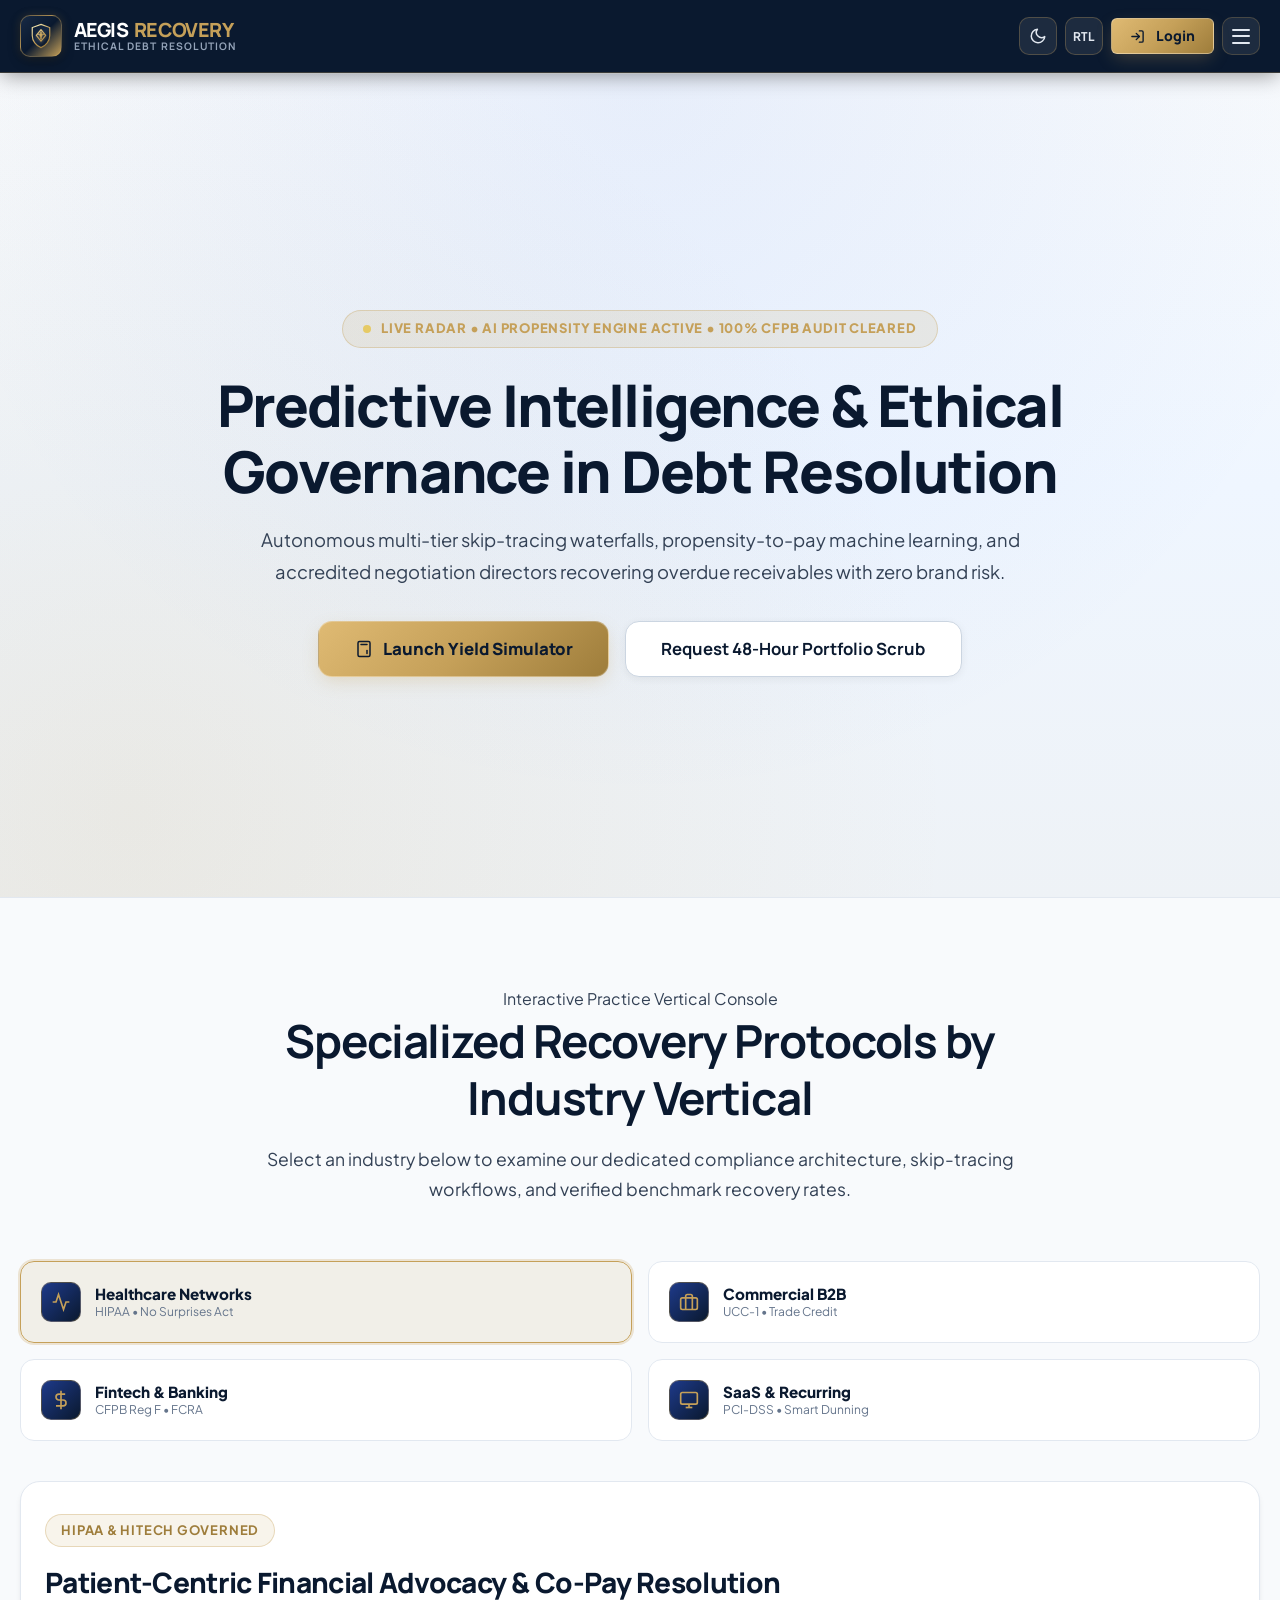
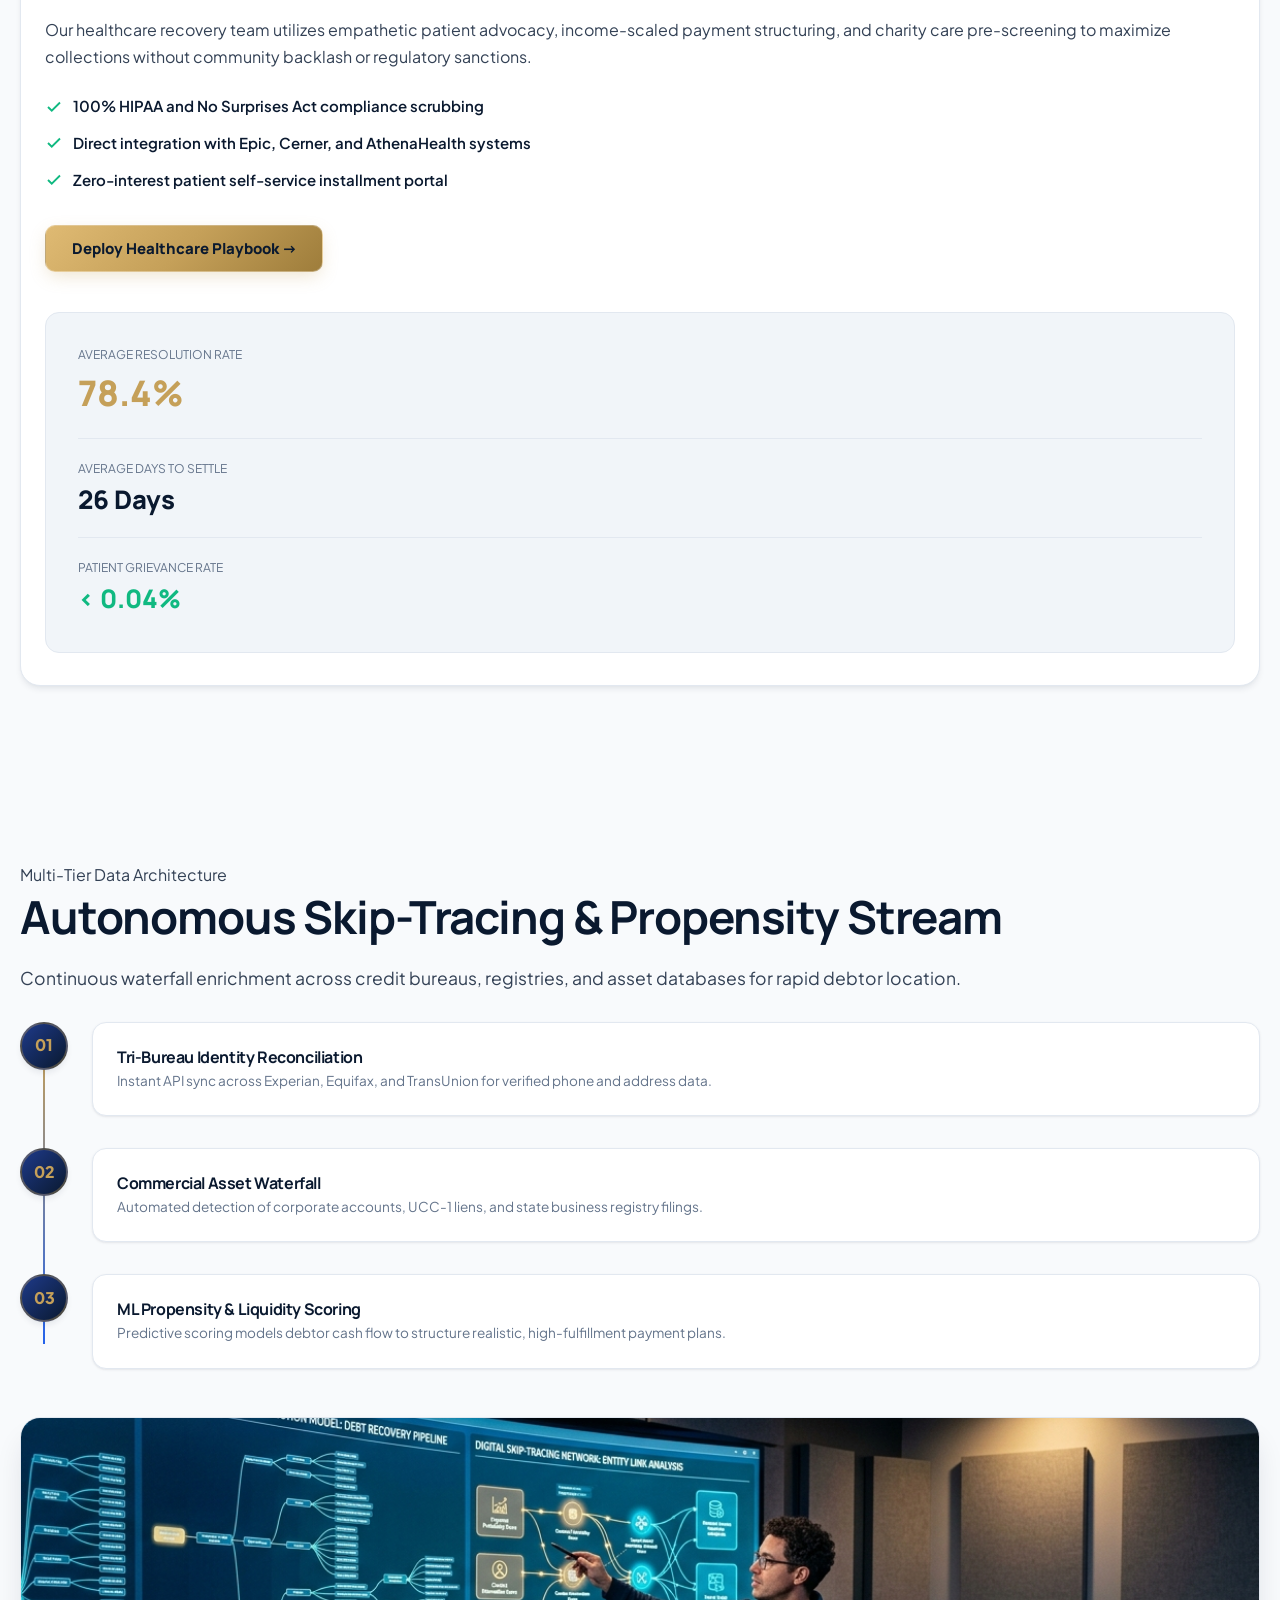
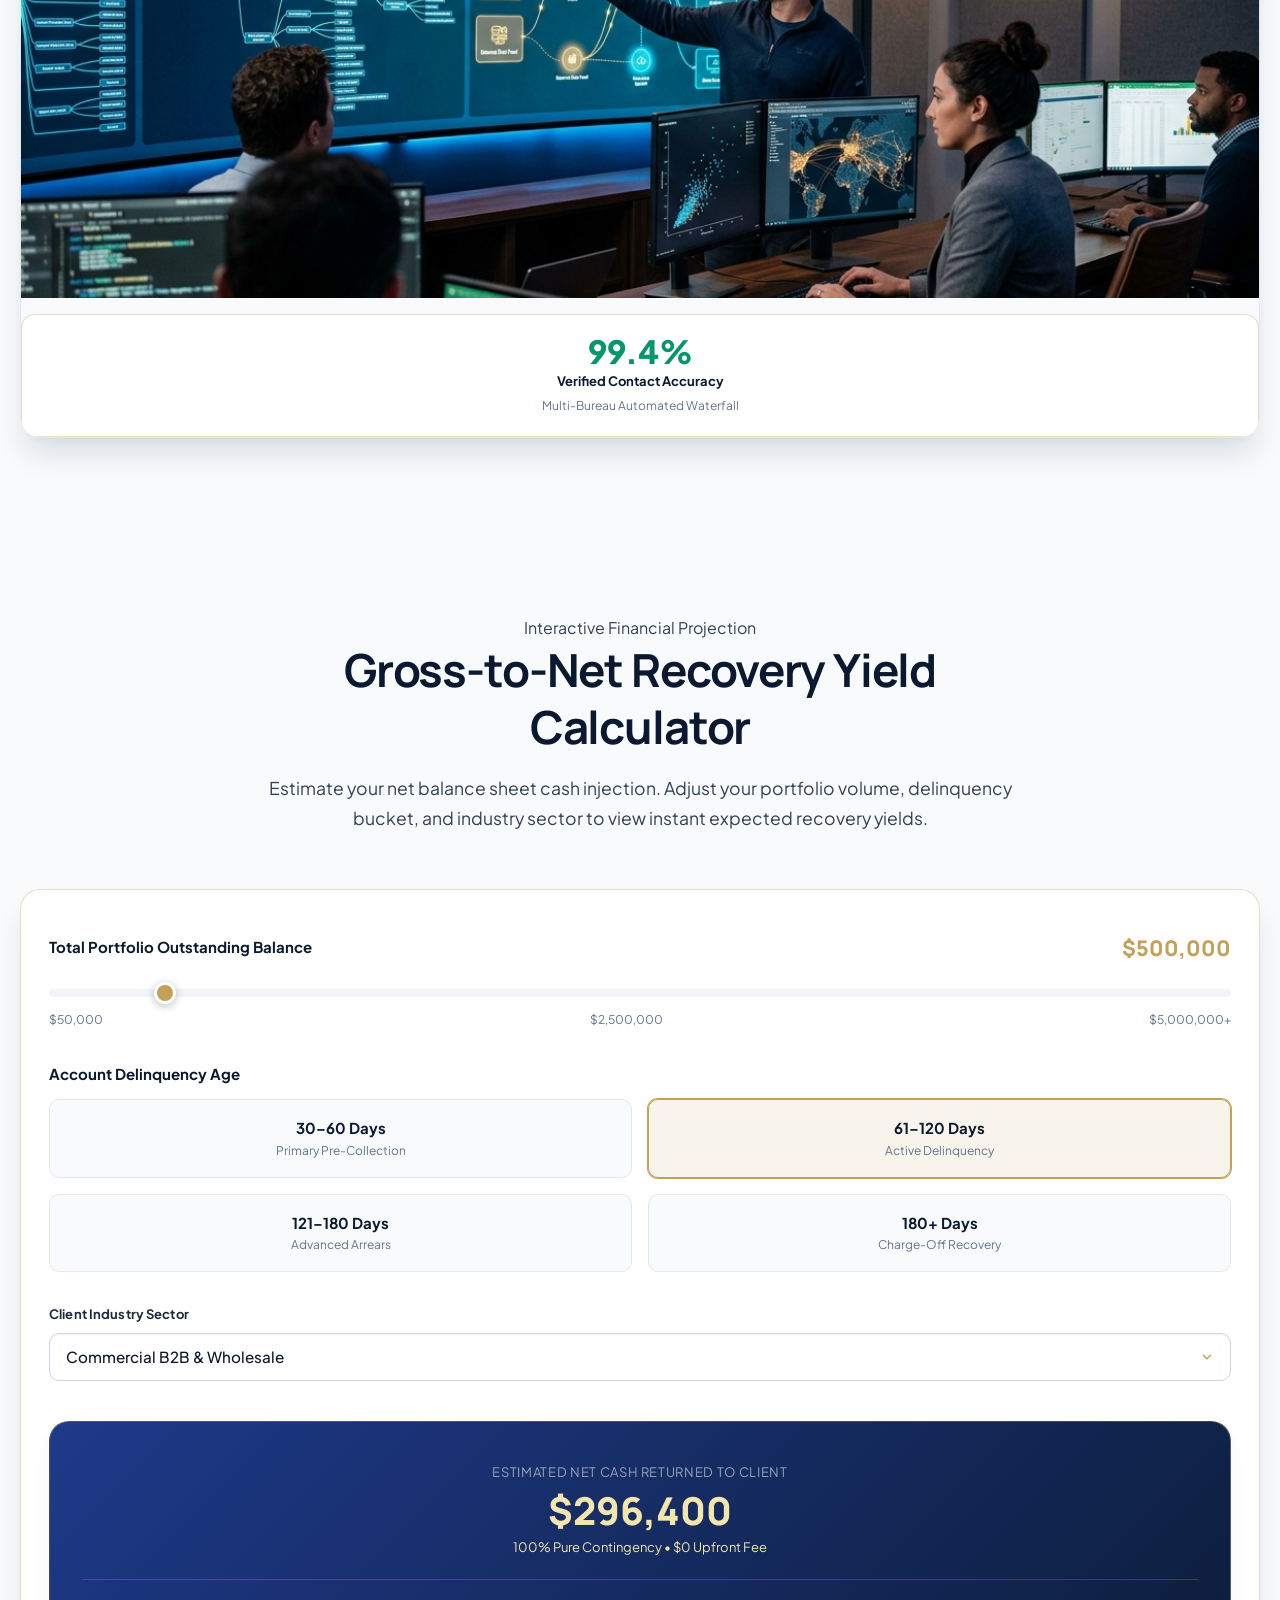
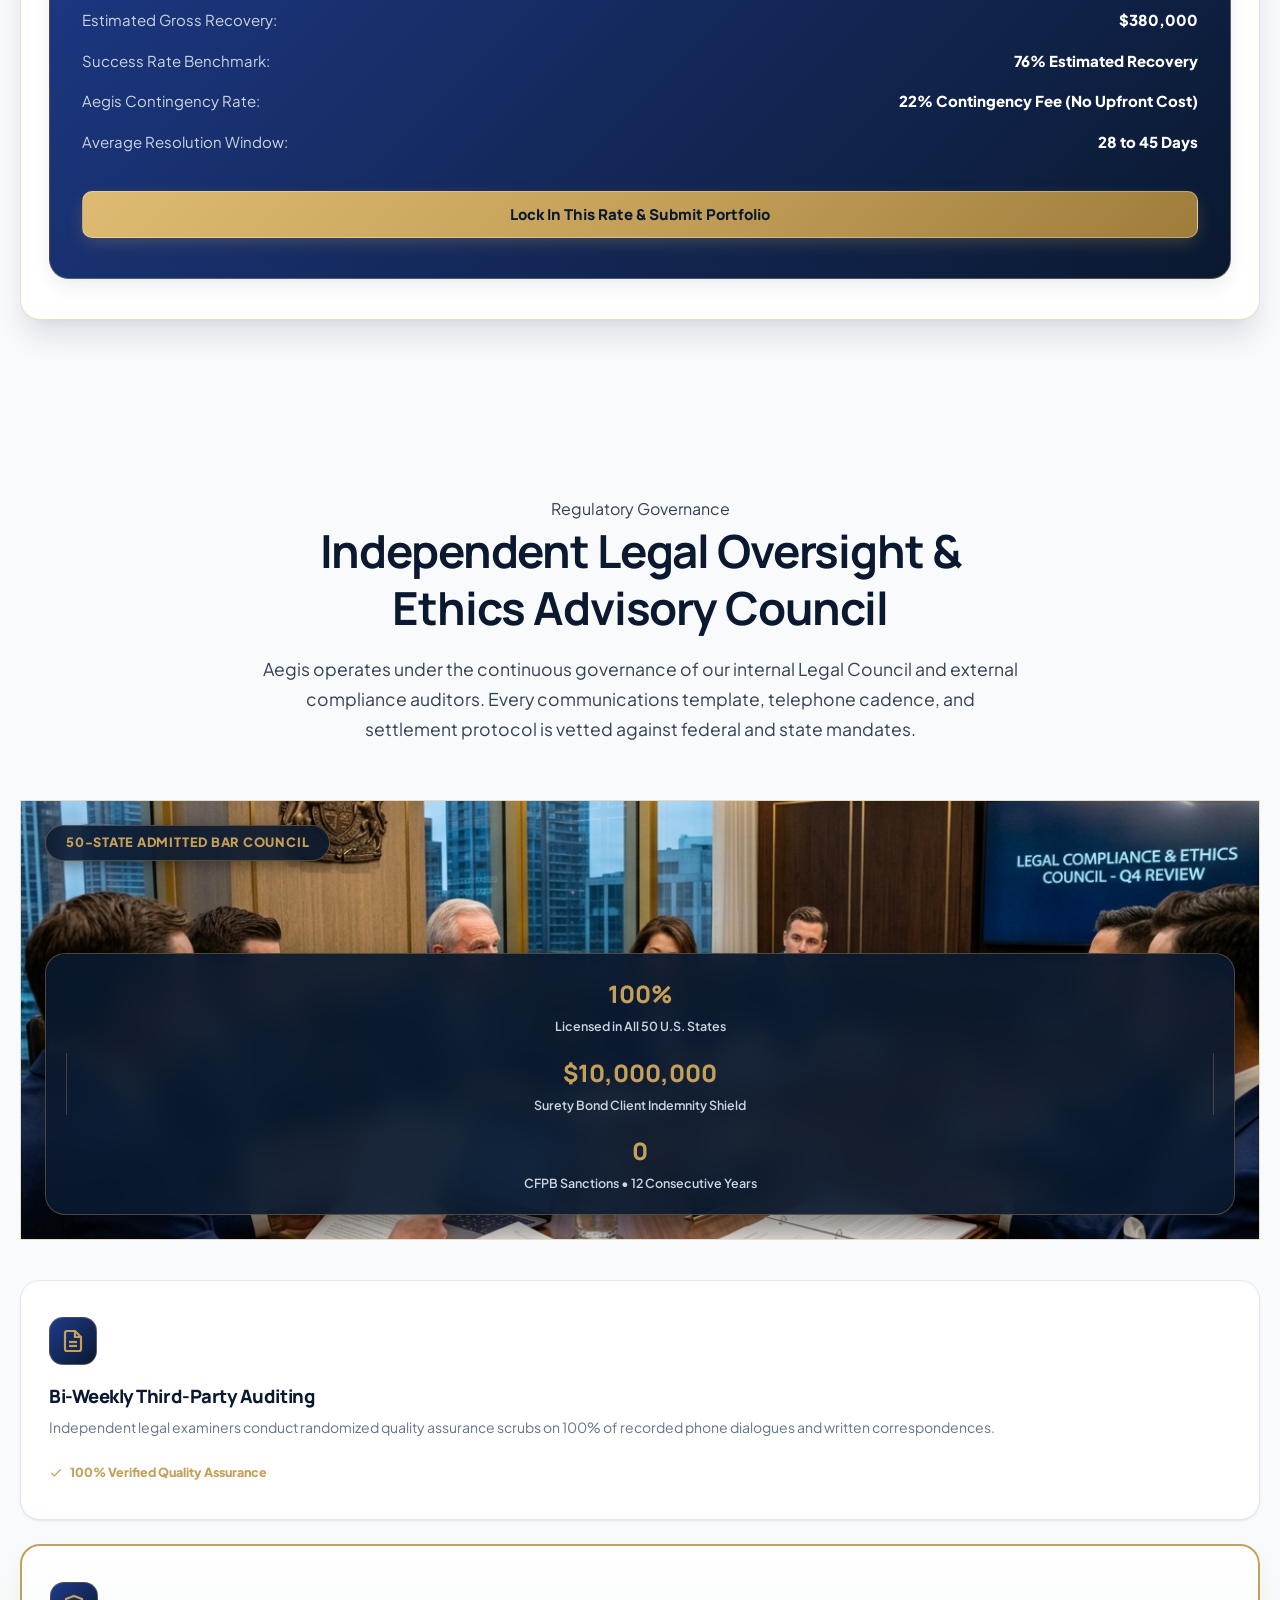
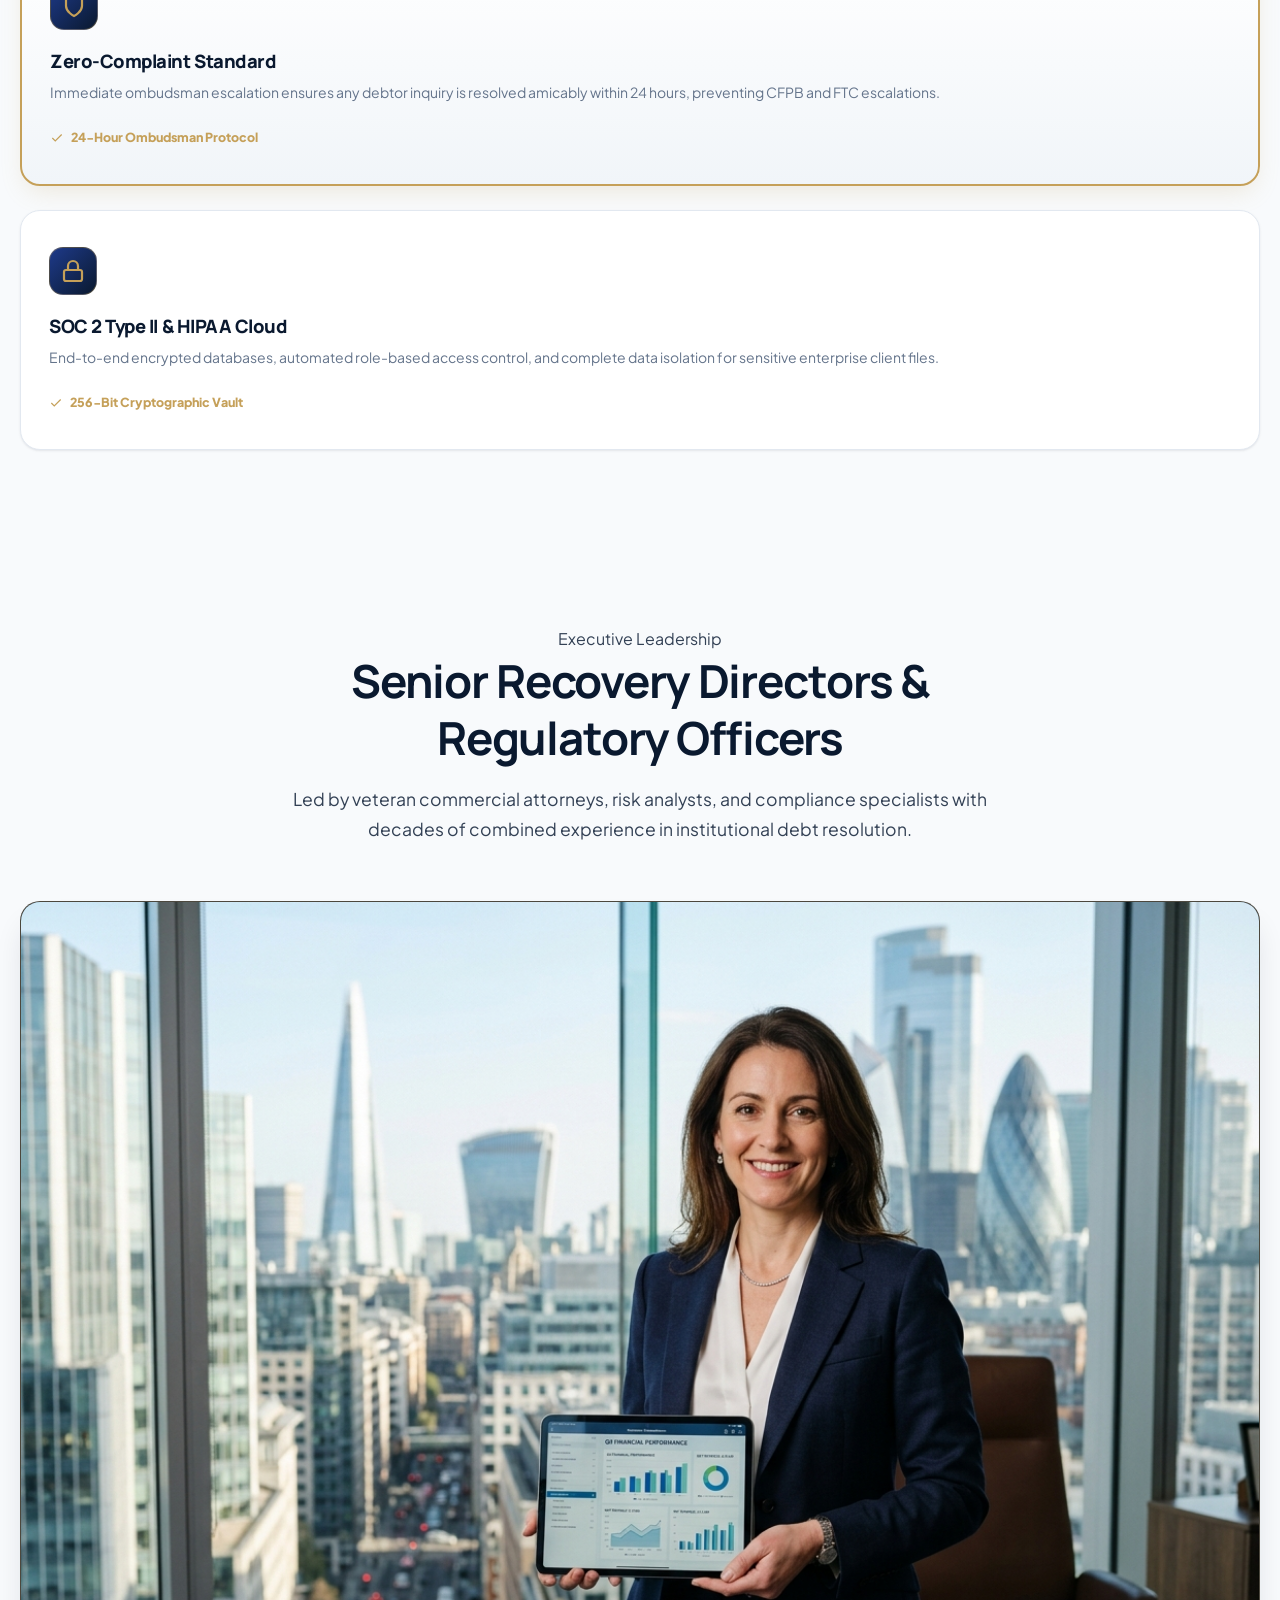
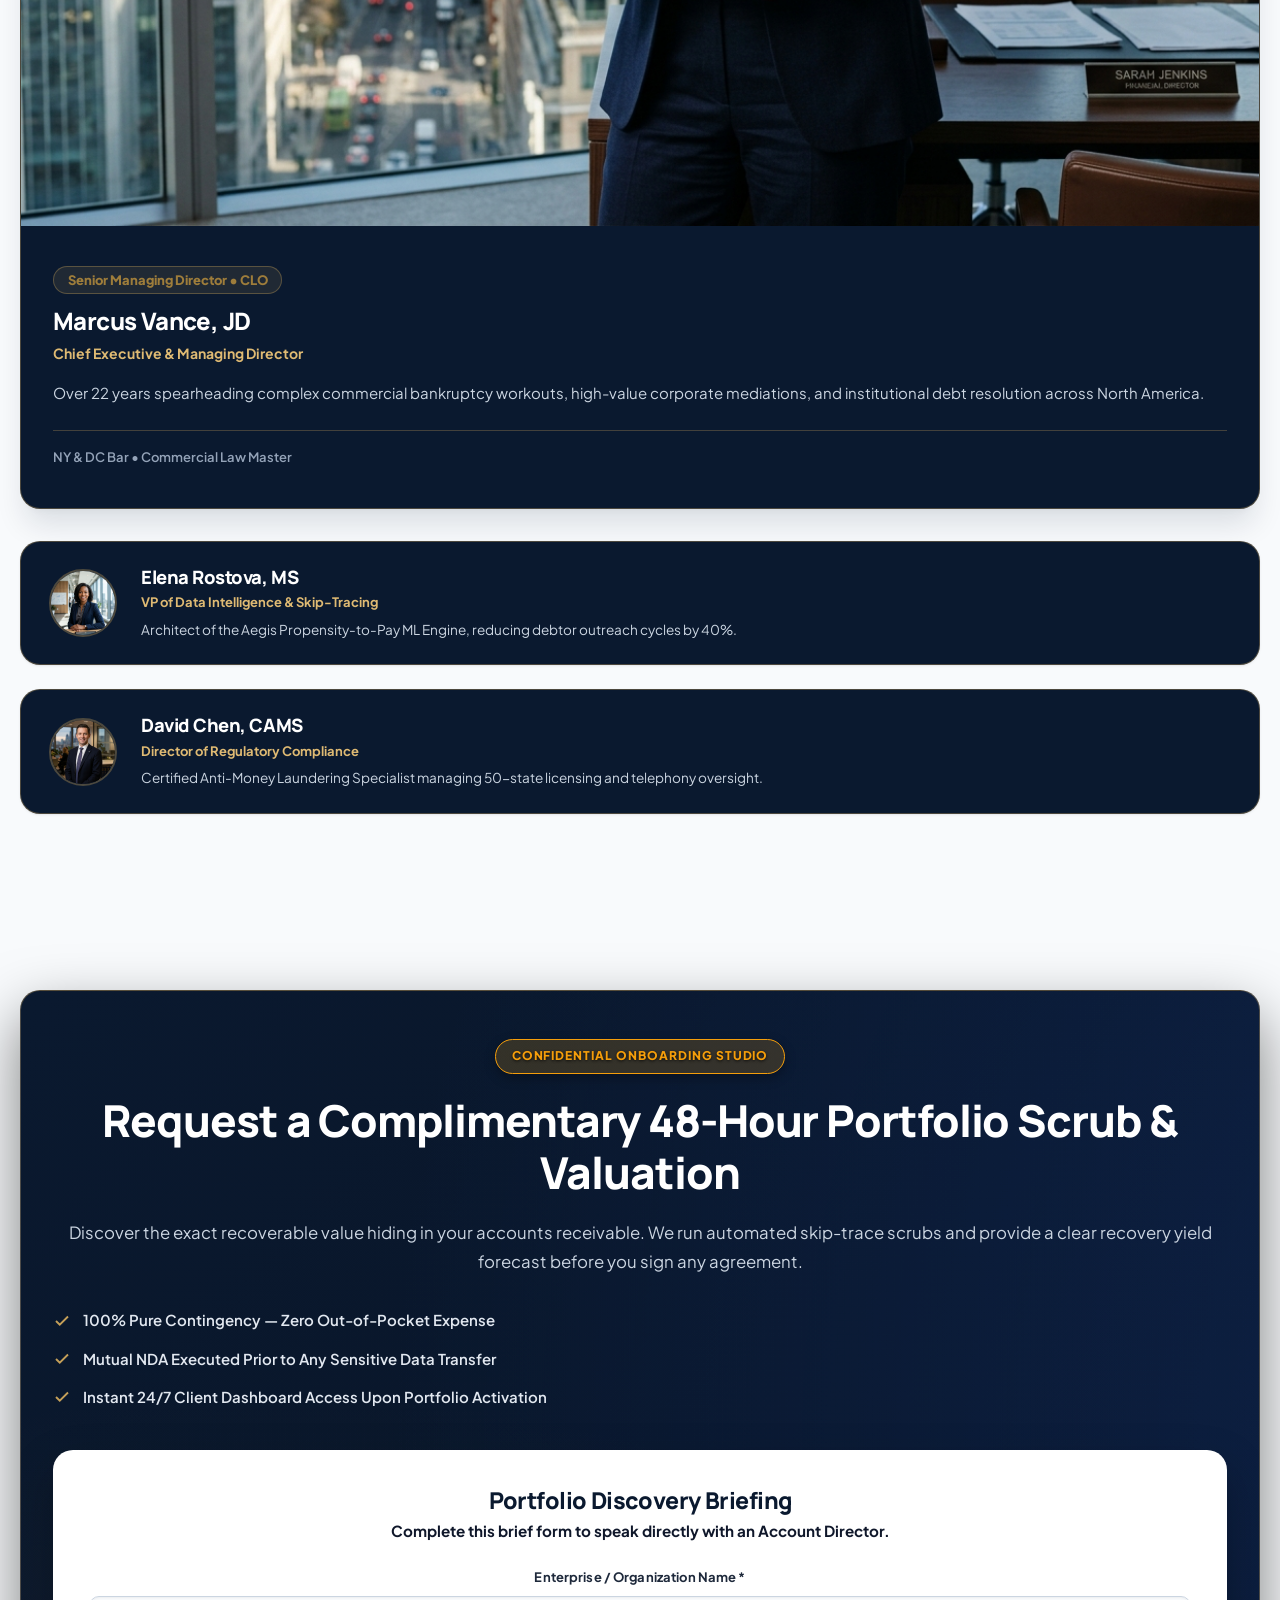
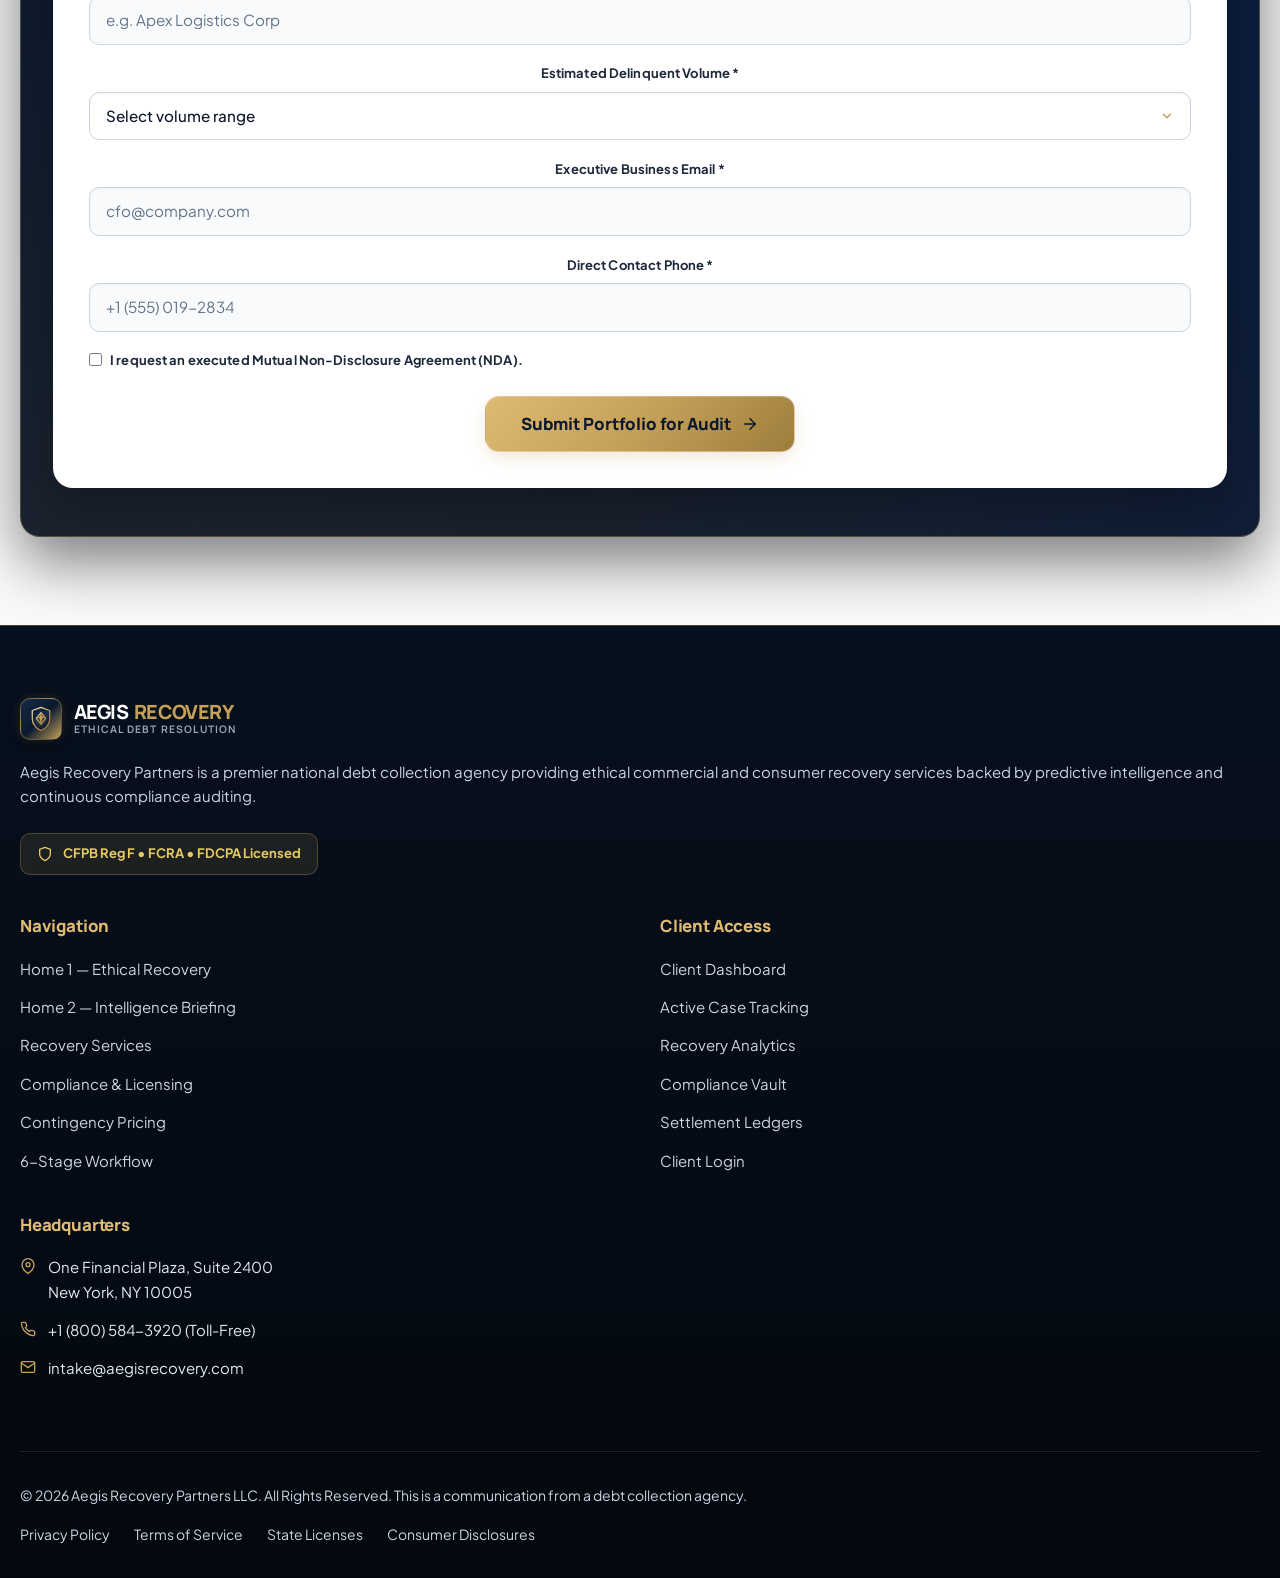
<file: home-2.html>
<!DOCTYPE html>
<html lang="en" data-theme="light" dir="ltr">
<head>
  <meta charset="UTF-8">
  <meta name="viewport" content="width=device-width, initial-scale=1.0">
  <meta name="description" content="Aegis Recovery Partners — Enterprise debt resolution, multi-tier skip-tracing intelligence, and strict CFPB Reg F compliance. High-yield contingency collections with zero reputation risk.">
  <meta name="keywords" content="predictive debt recovery, commercial debt collection, skip-tracing intelligence, CFPB compliance debt collection, enterprise account resolution">
  <title>Intelligence & Compliance Debt Recovery | Aegis Recovery Partners</title>

  <!-- Favicon -->
  <link rel="icon" type="image/svg+xml" href="assets/images/icons/favicon.svg">

  <!-- Core CSS -->
  <link rel="stylesheet" href="assets/css/style.css?v=106">
  <link rel="stylesheet" href="assets/css/responsive.css?v=106">

  <style>
    /* Section 8: Studio Discovery CTA & Onboarding Badge */
    .studio-onboarding-badge {
      display: inline-flex !important;
      align-items: center !important;
      gap: 0.5rem !important;
      padding: 0.4rem 1rem !important;
      border-radius: 9999px !important;
      font-size: 0.75rem !important;
      font-weight: 800 !important;
      text-transform: uppercase !important;
      letter-spacing: 0.08em !important;
      background: rgba(245, 158, 11, 0.18) !important;
      border: 1.5px solid #F59E0B !important;
      color: #F59E0B !important;
      margin-bottom: 1.25rem !important;
      text-shadow: 0 1px 3px rgba(0, 0, 0, 0.8) !important;
      box-shadow: 0 4px 12px rgba(0, 0, 0, 0.3) !important;
    }
    .cta-form {
      background: #FFFFFF !important;
      border-radius: 20px !important;
      padding: 2.25rem !important;
      box-shadow: 0 20px 45px rgba(0, 0, 0, 0.25) !important;
    }
    [data-theme="dark"] .cta-form {
      background: #0F172A !important;
      border: 1px solid rgba(255, 255, 255, 0.12) !important;
    }
    .cta-form-title {
      font-size: 1.45rem !important;
      font-weight: 900 !important;
      color: #0A192F !important;
      margin: 0 0 0.35rem 0 !important;
      line-height: 1.25 !important;
    }
    [data-theme="dark"] .cta-form-title {
      color: #FFFFFF !important;
    }
    .cta-form-desc {
      font-size: 0.95rem !important;
      color: #0F172A !important;
      margin: 0 0 1.5rem 0 !important;
      line-height: 1.5 !important;
      font-weight: 700 !important;
    }
    [data-theme="dark"] .cta-form-desc {
      color: #F8FAFC !important;
      font-weight: 700 !important;
    }
  </style>
</head>
<body>

  <!-- PAGE PRELOADER -->
  <div id="pagePreloader" style="position: fixed; inset: 0; z-index: 999999; background-color: #0A192F; display: flex; flex-direction: column; align-items: center; justify-content: center; gap: 1.25rem;">
    <div class="preloader-spinner-ring"></div>
    <div class="preloader-brand-box">
      <div class="preloader-text-brand">AEGIS <span class="gold-accent">RECOVERY</span></div>
    </div>
    <div class="preloader-bar-track"><div class="preloader-bar-fill"></div></div>
  </div>

  <!-- ==========================================================================
       PUBLIC HEADER / NAVBAR (ROYAL SAPPHIRE THEME)
       ========================================================================== -->
  <header class="site-header" id="siteHeader">
    <div class="container">
      <nav class="navbar" aria-label="Main Navigation">
        <!-- Logo / Brand with Attractive Shield Emblem -->
        <a href="index.html" class="nav-brand" aria-label="Aegis Recovery Partners Homepage">
          <div class="brand-emblem">
            <img src="assets/images/icons/logo.svg" alt="Aegis Logo Emblem" width="28" height="28">
          </div>
          <div class="brand-text">
            <span class="brand-title">AEGIS <span class="gold-accent">RECOVERY</span></span>
            <span class="brand-subtitle">Ethical Debt Resolution</span>
          </div>
        </a>

        <!-- Main Navigation Menu (Clean Labels, Compact Spacing) -->
        <ul class="nav-menu" id="navMenu">
          <!-- 1. Home (Dropdown: Home 1, Home 2) -->
          <li class="nav-item nav-dropdown" id="homeDropdown">
            <a href="home-2.html" class="nav-link active" id="homeDropdownToggle" aria-haspopup="true" aria-expanded="false">
              <span>Home</span>
              <span class="dropdown-arrow">▼</span>
            </a>
            <div class="dropdown-menu" aria-labelledby="homeDropdownToggle">
              <a href="index.html" class="dropdown-item">
                <div class="dropdown-item-content">
                  <span class="dropdown-item-title">Home 1 — Ethical Recovery</span>
                  <span class="dropdown-item-desc">Trust-first commercial &amp; consumer resolution</span>
                </div>
              </a>
              <a href="home-2.html" class="dropdown-item active">
                <div class="dropdown-item-content">
                  <span class="dropdown-item-title">Home 2 — Intelligence &amp; Compliance</span>
                  <span class="dropdown-item-desc">Editorial data-driven debt recovery</span>
                </div>
              </a>
            </div>
          </li>

          <!-- 2. About -->
          <li class="nav-item">
            <a href="about.html" class="nav-link">About</a>
          </li>

          <!-- 3. Services -->
          <li class="nav-item">
            <a href="services.html" class="nav-link">Services</a>
          </li>

          <!-- 4. Compliance & Licensing -->
          <li class="nav-item">
            <a href="compliance.html" class="nav-link">Compliance &amp; Licensing</a>
          </li>

          <!-- 5. Pricing -->
          <li class="nav-item">
            <a href="pricing.html" class="nav-link">Pricing</a>
          </li>

          <!-- 6. Recovery Process -->
          <li class="nav-item">
            <a href="recovery-process.html" class="nav-link">Recovery Process</a>
          </li>

          <!-- 7. Contact -->
          <li class="nav-item">
            <a href="contact.html" class="nav-link">Contact</a>
          </li>

          <!-- 8. Dashboard (Clean Label Format) -->
          <li class="nav-item">
            <a href="dashboard.html" class="nav-link">Dashboard</a>
          </li>
        </ul>

        <!-- Right Controls: Theme Toggle, RTL Toggle, Login Button, Mobile Hamburger -->
        <div class="nav-actions">
          <!-- Theme Toggle -->
          <button type="button" class="icon-btn theme-toggle-btn" aria-label="Toggle light and dark mode" id="themeToggleBtn">
            <span class="theme-icon">
              <svg width="17" height="17" viewBox="0 0 24 24" fill="none" stroke="currentColor" stroke-width="2" stroke-linecap="round" stroke-linejoin="round">
                <path d="M21 12.79A9 9 0 1 1 11.21 3 7 7 0 0 0 21 12.79z"></path>
              </svg>
            </span>
          </button>

          <!-- RTL/LTR Toggle -->
          <button type="button" class="icon-btn rtl-toggle-btn" aria-label="Toggle text direction RTL/LTR" id="rtlToggleBtn">
            <span class="dir-label" style="font-size: 0.75rem; font-weight: 700;">RTL</span>
          </button>

          <!-- Login Button -->
          <a href="login.html" class="btn btn-gold btn-sm" id="navLoginBtn">
            <svg width="15" height="15" viewBox="0 0 24 24" fill="none" stroke="currentColor" stroke-width="2.2" stroke-linecap="round" stroke-linejoin="round">
              <path d="M15 3h4a2 2 0 0 1 2 2v14a2 2 0 0 1-2 2h-4"></path>
              <polyline points="10 17 15 12 10 7"></polyline>
              <line x1="15" y1="12" x2="3" y2="12"></line>
            </svg>
            <span>Login</span>
          </a>

          <!-- Mobile Menu Hamburger Button -->
          <button type="button" class="hamburger-btn" id="hamburgerBtn" aria-label="Open mobile navigation" aria-expanded="false" aria-controls="mobileDrawer" onclick="toggleMobileMenu(event)">
            <span class="hamburger-line"></span>
            <span class="hamburger-line"></span>
            <span class="hamburger-line"></span>
          </button>
        </div>
      </nav>
    </div>
  </header>

  <!-- Mobile Drawer Overlay & Sidebar Navigation -->
  <div class="mobile-drawer-overlay" id="mobileOverlay"></div>
  <aside class="mobile-drawer" id="mobileDrawer" aria-label="Mobile Navigation">
    <div class="mobile-drawer-header">
      <div class="brand-text">
        <span class="brand-title">AEGIS <span class="gold-accent">RECOVERY</span></span>
      </div>
      <button type="button" class="drawer-close-btn" id="drawerCloseBtn" aria-label="Close navigation menu">&times;</button>
    </div>

    <div class="mobile-drawer-body">
      <ul class="mobile-nav-list">
        <li class="mobile-nav-item has-dropdown">
          <a href="#" class="mobile-nav-link mobile-dropdown-toggle active">
            <span>Home</span>
            <span class="mobile-toggle-arrow">▼</span>
          </a>
          <ul class="mobile-submenu">
            <li><a href="index.html" class="mobile-submenu-link">Home 1 — Ethical Recovery</a></li>
            <li><a href="home-2.html" class="mobile-submenu-link active">Home 2 — Intelligence &amp; Compliance</a></li>
          </ul>
        </li>
        <li class="mobile-nav-item"><a href="about.html" class="mobile-nav-link">About</a></li>
        <li class="mobile-nav-item"><a href="services.html" class="mobile-nav-link">Services</a></li>
        <li class="mobile-nav-item"><a href="compliance.html" class="mobile-nav-link">Compliance &amp; Licensing</a></li>
        <li class="mobile-nav-item"><a href="pricing.html" class="mobile-nav-link">Pricing</a></li>
        <li class="mobile-nav-item"><a href="recovery-process.html" class="mobile-nav-link">Recovery Process</a></li>
        <li class="mobile-nav-item"><a href="contact.html" class="mobile-nav-link">Contact</a></li>
        <li class="mobile-nav-item"><a href="dashboard.html" class="mobile-nav-link">Dashboard</a></li>
      </ul>

      <div class="mobile-drawer-actions">
        <a href="login.html" class="btn btn-gold btn-block">
          <svg width="16" height="16" viewBox="0 0 24 24" fill="none" stroke="currentColor" stroke-width="2" stroke-linecap="round" stroke-linejoin="round">
            <path d="M15 3h4a2 2 0 0 1 2 2v14a2 2 0 0 1-2 2h-4"></path>
            <polyline points="10 17 15 12 10 7"></polyline>
            <line x1="15" y1="12" x2="3" y2="12"></line>
          </svg>
          <span>Client Portal Login</span>
        </a>
      </div>
    </div>
  </aside>

  <main id="mainContent">

    <!-- ==========================================================================
         SECTION 1: PANORAMIC CINEMATIC TELEMETRY COMMAND HERO (DISTINCT FROM HOME 1)
         ========================================================================== -->
    <section class="hero-panoramic-section" id="heroIntelligence">
      <div class="container">
        <div class="hero-panoramic-header reveal-fade-up">
          <div class="hero-panoramic-badge">
            <span class="pulse-dot"></span>
            <span>Live Radar &bull; AI Propensity Engine Active &bull; 100% CFPB Audit Cleared</span>
          </div>
          <h1 class="hero-panoramic-title">
            Predictive Intelligence &amp; Ethical Governance in <span class="gold-accent">Debt Resolution</span>
          </h1>
          <p class="hero-panoramic-desc">
            Autonomous multi-tier skip-tracing waterfalls, propensity-to-pay machine learning, and accredited negotiation directors recovering overdue receivables with zero brand risk.
          </p>
          <div class="hero-panoramic-actions">
            <a href="#yield-calculator" class="btn btn-gold btn-lg">
              <svg width="18" height="18" viewBox="0 0 24 24" fill="none" stroke="currentColor" stroke-width="2" stroke-linecap="round" stroke-linejoin="round">
                <rect x="4" y="2" width="16" height="20" rx="2"></rect>
                <line x1="8" y1="6" x2="16" y2="6"></line>
                <line x1="16" y1="14" x2="16" y2="18"></line>
              </svg>
              <span>Launch Yield Simulator</span>
            </a>
            <a href="#intake-cta" class="btn btn-outline-white btn-lg">
              <span>Request 48-Hour Portfolio Scrub</span>
            </a>
          </div>
        </div>
      </div>
    </section>


    <!-- ==========================================================================
         SECTION 2: INTERACTIVE PRACTICE VERTICALS CONSOLE (TABBED ARCHITECTURE)
         ========================================================================== -->
    <section class="section bg-surface-alt" id="practiceVerticals">
      <div class="container">
        <div class="section-header text-center reveal-fade-up">
          <div class="section-badge badge-gold">Interactive Practice Vertical Console</div>
          <h2 class="section-title">Specialized Recovery Protocols by Industry Vertical</h2>
          <p class="section-desc">
            Select an industry below to examine our dedicated compliance architecture, skip-tracing workflows, and verified benchmark recovery rates.
          </p>
        </div>

        <!-- 4 Vertical Tabs Navigation -->
        <div class="verticals-tab-nav reveal-fade-up delay-100">
          <button type="button" class="vertical-tab-btn active" data-tab="tabHealthcare">
            <div class="vertical-tab-icon">
              <svg width="20" height="20" viewBox="0 0 24 24" fill="none" stroke="currentColor" stroke-width="2"><path d="M22 12h-4l-3 9L9 3l-3 9H2"></path></svg>
            </div>
            <div>
              <div class="vertical-tab-title">Healthcare Networks</div>
              <div class="vertical-tab-sub">HIPAA &bull; No Surprises Act</div>
            </div>
          </button>

          <button type="button" class="vertical-tab-btn" data-tab="tabCommercial">
            <div class="vertical-tab-icon">
              <svg width="20" height="20" viewBox="0 0 24 24" fill="none" stroke="currentColor" stroke-width="2"><rect x="2" y="7" width="20" height="14" rx="2" ry="2"></rect><path d="M16 21V5a2 2 0 0 0-2-2h-4a2 2 0 0 0-2 2v16"></path></svg>
            </div>
            <div>
              <div class="vertical-tab-title">Commercial B2B</div>
              <div class="vertical-tab-sub">UCC-1 &bull; Trade Credit</div>
            </div>
          </button>

          <button type="button" class="vertical-tab-btn" data-tab="tabFintech">
            <div class="vertical-tab-icon">
              <svg width="20" height="20" viewBox="0 0 24 24" fill="none" stroke="currentColor" stroke-width="2"><line x1="12" y1="1" x2="12" y2="23"></line><path d="M17 5H9.5a3.5 3.5 0 0 0 0 7h5a3.5 3.5 0 0 1 0 7H6"></path></svg>
            </div>
            <div>
              <div class="vertical-tab-title">Fintech &amp; Banking</div>
              <div class="vertical-tab-sub">CFPB Reg F &bull; FCRA</div>
            </div>
          </button>

          <button type="button" class="vertical-tab-btn" data-tab="tabSaas">
            <div class="vertical-tab-icon">
              <svg width="20" height="20" viewBox="0 0 24 24" fill="none" stroke="currentColor" stroke-width="2"><rect x="2" y="3" width="20" height="14" rx="2" ry="2"></rect><line x1="8" y1="21" x2="16" y2="21"></line><line x1="12" y1="17" x2="12" y2="21"></line></svg>
            </div>
            <div>
              <div class="vertical-tab-title">SaaS &amp; Recurring</div>
              <div class="vertical-tab-sub">PCI-DSS &bull; Smart Dunning</div>
            </div>
          </button>
        </div>

        <!-- Tab 1: Healthcare Content -->
        <div class="vertical-tab-pane active" id="tabHealthcare">
          <div class="tab-pane-grid">
            <div>
              <span class="section-tag">HIPAA &amp; HITECH Governed</span>
              <h3 style="font-size: 1.75rem; font-weight: 800; margin-bottom: 1rem; color: var(--text-main);">
                Patient-Centric Financial Advocacy &amp; Co-Pay Resolution
              </h3>
              <p style="color: var(--text-body); font-size: 1rem; line-height: 1.7; margin-bottom: 1.5rem;">
                Our healthcare recovery team utilizes empathetic patient advocacy, income-scaled payment structuring, and charity care pre-screening to maximize collections without community backlash or regulatory sanctions.
              </p>
              <div style="display: flex; flex-direction: column; gap: 0.75rem; margin-bottom: 2rem;">
                <div style="display: flex; align-items: center; gap: 0.65rem; font-size: 0.9375rem; color: var(--text-main); font-weight: 600;">
                  <svg width="18" height="18" viewBox="0 0 24 24" fill="none" stroke="#10B981" stroke-width="2.5"><polyline points="20 6 9 17 4 12"></polyline></svg>
                  <span>100% HIPAA and No Surprises Act compliance scrubbing</span>
                </div>
                <div style="display: flex; align-items: center; gap: 0.65rem; font-size: 0.9375rem; color: var(--text-main); font-weight: 600;">
                  <svg width="18" height="18" viewBox="0 0 24 24" fill="none" stroke="#10B981" stroke-width="2.5"><polyline points="20 6 9 17 4 12"></polyline></svg>
                  <span>Direct integration with Epic, Cerner, and AthenaHealth systems</span>
                </div>
                <div style="display: flex; align-items: center; gap: 0.65rem; font-size: 0.9375rem; color: var(--text-main); font-weight: 600;">
                  <svg width="18" height="18" viewBox="0 0 24 24" fill="none" stroke="#10B981" stroke-width="2.5"><polyline points="20 6 9 17 4 12"></polyline></svg>
                  <span>Zero-interest patient self-service installment portal</span>
                </div>
              </div>
              <a href="#intake-cta" class="btn btn-gold">Deploy Healthcare Playbook &rarr;</a>
            </div>

            <div class="tab-metrics-box">
              <div style="border-bottom: 1px solid var(--border-color); padding-bottom: 1rem;">
                <div style="font-size: 0.75rem; color: var(--text-muted); text-transform: uppercase;">Average Resolution Rate</div>
                <div style="font-size: 2.2rem; font-weight: 800; color: var(--color-accent); font-family: var(--font-heading);">78.4%</div>
              </div>
              <div style="border-bottom: 1px solid var(--border-color); padding-bottom: 1rem;">
                <div style="font-size: 0.75rem; color: var(--text-muted); text-transform: uppercase;">Average Days to Settle</div>
                <div style="font-size: 1.6rem; font-weight: 800; color: var(--text-main); font-family: var(--font-heading);">26 Days</div>
              </div>
              <div>
                <div style="font-size: 0.75rem; color: var(--text-muted); text-transform: uppercase;">Patient Grievance Rate</div>
                <div style="font-size: 1.6rem; font-weight: 800; color: #10B981; font-family: var(--font-heading);">&lt; 0.04%</div>
              </div>
            </div>
          </div>
        </div>

        <!-- Tab 2: Commercial Content -->
        <div class="vertical-tab-pane" id="tabCommercial">
          <div class="tab-pane-grid">
            <div>
              <span class="section-tag">Corporate Dispute Mediation</span>
              <h3 style="font-size: 1.75rem; font-weight: 800; margin-bottom: 1rem; color: var(--text-main);">
                Commercial B2B Arbitration &amp; UCC-1 Asset Protection
              </h3>
              <p style="color: var(--text-body); font-size: 1rem; line-height: 1.7; margin-bottom: 1.5rem;">
                Executive-level trade debt negotiations designed to recover large outstanding invoices, vendor contract defaults, and freight charges without destroying ongoing commercial partnerships.
              </p>
              <div style="display: flex; flex-direction: column; gap: 0.75rem; margin-bottom: 2rem;">
                <div style="display: flex; align-items: center; gap: 0.65rem; font-size: 0.9375rem; color: var(--text-main); font-weight: 600;">
                  <svg width="18" height="18" viewBox="0 0 24 24" fill="none" stroke="#10B981" stroke-width="2.5"><polyline points="20 6 9 17 4 12"></polyline></svg>
                  <span>Corporate asset discovery &amp; corporate solvency verification</span>
                </div>
                <div style="display: flex; align-items: center; gap: 0.65rem; font-size: 0.9375rem; color: var(--text-main); font-weight: 600;">
                  <svg width="18" height="18" viewBox="0 0 24 24" fill="none" stroke="#10B981" stroke-width="2.5"><polyline points="20 6 9 17 4 12"></polyline></svg>
                  <span>Executive-to-executive arbitration led by licensed commercial counsel</span>
                </div>
                <div style="display: flex; align-items: center; gap: 0.65rem; font-size: 0.9375rem; color: var(--text-main); font-weight: 600;">
                  <svg width="18" height="18" viewBox="0 0 24 24" fill="none" stroke="#10B981" stroke-width="2.5"><polyline points="20 6 9 17 4 12"></polyline></svg>
                  <span>Nationwide legal network for UCC lien attachment if required</span>
                </div>
              </div>
              <a href="#intake-cta" class="btn btn-gold">Deploy Commercial Playbook &rarr;</a>
            </div>

            <div class="tab-metrics-box">
              <div style="border-bottom: 1px solid var(--border-color); padding-bottom: 1rem;">
                <div style="font-size: 0.75rem; color: var(--text-muted); text-transform: uppercase;">Average B2B Liquidation Rate</div>
                <div style="font-size: 2.2rem; font-weight: 800; color: var(--color-accent); font-family: var(--font-heading);">86.2%</div>
              </div>
              <div style="border-bottom: 1px solid var(--border-color); padding-bottom: 1rem;">
                <div style="font-size: 0.75rem; color: var(--text-muted); text-transform: uppercase;">Average Days to Settle</div>
                <div style="font-size: 1.6rem; font-weight: 800; color: var(--text-main); font-family: var(--font-heading);">34 Days</div>
              </div>
              <div>
                <div style="font-size: 0.75rem; color: var(--text-muted); text-transform: uppercase;">Preserved Vendor Relationships</div>
                <div style="font-size: 1.6rem; font-weight: 800; color: #10B981; font-family: var(--font-heading);">91.5%</div>
              </div>
            </div>
          </div>
        </div>

        <!-- Tab 3: Fintech Content -->
        <div class="vertical-tab-pane" id="tabFintech">
          <div class="tab-pane-grid">
            <div>
              <span class="section-tag">Institutional Compliance</span>
              <h3 style="font-size: 1.75rem; font-weight: 800; margin-bottom: 1rem; color: var(--text-main);">
                Fintech &amp; Banking Primary &amp; Secondary Charge-Offs
              </h3>
              <p style="color: var(--text-body); font-size: 1rem; line-height: 1.7; margin-bottom: 1.5rem;">
                High-volume, automated digital omnichannel validation notices, real-time credit bureau scrubbing, and instant settlement capture for consumer credit, personal loans, and BNPL accounts.
              </p>
              <div style="display: flex; flex-direction: column; gap: 0.75rem; margin-bottom: 2rem;">
                <div style="display: flex; align-items: center; gap: 0.65rem; font-size: 0.9375rem; color: var(--text-main); font-weight: 600;">
                  <svg width="18" height="18" viewBox="0 0 24 24" fill="none" stroke="#10B981" stroke-width="2.5"><polyline points="20 6 9 17 4 12"></polyline></svg>
                  <span>Automated CFPB 7-in-7 frequency capping and call recording scrubs</span>
                </div>
                <div style="display: flex; align-items: center; gap: 0.65rem; font-size: 0.9375rem; color: var(--text-main); font-weight: 600;">
                  <svg width="18" height="18" viewBox="0 0 24 24" fill="none" stroke="#10B981" stroke-width="2.5"><polyline points="20 6 9 17 4 12"></polyline></svg>
                  <span>Instant ACH &amp; debit card digital settlement capture</span>
                </div>
                <div style="display: flex; align-items: center; gap: 0.65rem; font-size: 0.9375rem; color: var(--text-main); font-weight: 600;">
                  <svg width="18" height="18" viewBox="0 0 24 24" fill="none" stroke="#10B981" stroke-width="2.5"><polyline points="20 6 9 17 4 12"></polyline></svg>
                  <span>Daily settlement reconciliation &amp; bi-weekly client remittances</span>
                </div>
              </div>
              <a href="#intake-cta" class="btn btn-gold">Deploy Fintech Playbook &rarr;</a>
            </div>

            <div class="tab-metrics-box">
              <div style="border-bottom: 1px solid var(--border-color); padding-bottom: 1rem;">
                <div style="font-size: 0.75rem; color: var(--text-muted); text-transform: uppercase;">Average Liquidation Yield</div>
                <div style="font-size: 2.2rem; font-weight: 800; color: var(--color-accent); font-family: var(--font-heading);">81.5%</div>
              </div>
              <div style="border-bottom: 1px solid var(--border-color); padding-bottom: 1rem;">
                <div style="font-size: 0.75rem; color: var(--text-muted); text-transform: uppercase;">Regulatory Inquiries</div>
                <div style="font-size: 1.6rem; font-weight: 800; color: #10B981; font-family: var(--font-heading);">0.08%</div>
              </div>
              <div>
                <div style="font-size: 0.75rem; color: var(--text-muted); text-transform: uppercase;">Digital Self-Pay Rate</div>
                <div style="font-size: 1.6rem; font-weight: 800; color: var(--text-main); font-family: var(--font-heading);">64.2%</div>
              </div>
            </div>
          </div>
        </div>

        <!-- Tab 4: SaaS Content -->
        <div class="vertical-tab-pane" id="tabSaas">
          <div class="tab-pane-grid">
            <div>
              <span class="section-tag">Subscription Reactivation</span>
              <h3 style="font-size: 1.75rem; font-weight: 800; margin-bottom: 1rem; color: var(--text-main);">
                SaaS, Cloud &amp; Telecom Contract Recovery
              </h3>
              <p style="color: var(--text-body); font-size: 1rem; line-height: 1.7; margin-bottom: 1.5rem;">
                Frictionless recovery for enterprise recurring contracts, auto-renewal disputes, and failed credit card updates, integrating directly into Stripe, Chargebee, and Zuora.
              </p>
              <div style="display: flex; flex-direction: column; gap: 0.75rem; margin-bottom: 2rem;">
                <div style="display: flex; align-items: center; gap: 0.65rem; font-size: 0.9375rem; color: var(--text-main); font-weight: 600;">
                  <svg width="18" height="18" viewBox="0 0 24 24" fill="none" stroke="#10B981" stroke-width="2.5"><polyline points="20 6 9 17 4 12"></polyline></svg>
                  <span>Smart dunning and automated billing retry logic</span>
                </div>
                <div style="display: flex; align-items: center; gap: 0.65rem; font-size: 0.9375rem; color: var(--text-main); font-weight: 600;">
                  <svg width="18" height="18" viewBox="0 0 24 24" fill="none" stroke="#10B981" stroke-width="2.5"><polyline points="20 6 9 17 4 12"></polyline></svg>
                  <span>User reactivation workflows preserving customer lifetime value</span>
                </div>
                <div style="display: flex; align-items: center; gap: 0.65rem; font-size: 0.9375rem; color: var(--text-main); font-weight: 600;">
                  <svg width="18" height="18" viewBox="0 0 24 24" fill="none" stroke="#10B981" stroke-width="2.5"><polyline points="20 6 9 17 4 12"></polyline></svg>
                  <span>PCI-DSS Level 1 payment gateway tokenization</span>
                </div>
              </div>
              <a href="#intake-cta" class="btn btn-gold">Deploy SaaS Playbook &rarr;</a>
            </div>

            <div class="tab-metrics-box">
              <div style="border-bottom: 1px solid var(--border-color); padding-bottom: 1rem;">
                <div style="font-size: 0.75rem; color: var(--text-muted); text-transform: uppercase;">Subscriber Reactivation Rate</div>
                <div style="font-size: 2.2rem; font-weight: 800; color: var(--color-accent); font-family: var(--font-heading);">89.1%</div>
              </div>
              <div style="border-bottom: 1px solid var(--border-color); padding-bottom: 1rem;">
                <div style="font-size: 0.75rem; color: var(--text-muted); text-transform: uppercase;">Average Days to Settle</div>
                <div style="font-size: 1.6rem; font-weight: 800; color: var(--text-main); font-family: var(--font-heading);">14 Days</div>
              </div>
              <div>
                <div style="font-size: 0.75rem; color: var(--text-muted); text-transform: uppercase;">Portal Payment Share</div>
                <div style="font-size: 1.6rem; font-weight: 800; color: #10B981; font-family: var(--font-heading);">94.8%</div>
              </div>
            </div>
          </div>
        </div>
      </div>
    </section>





    <!-- ==========================================================================
         SECTION 4: CONNECTED SKIP-TRACE & LIQUIDITY DATA STREAM
         ========================================================================== -->
    <section class="section bg-surface-alt" id="skipTraceIntelligence">
      <div class="container">
        <div class="connected-pipeline-grid">
          <!-- Left: Connected Node Stream -->
          <div class="reveal-fade-left">
            <div class="section-badge badge-gold">Multi-Tier Data Architecture</div>
            <h2 class="section-title">Autonomous Skip-Tracing &amp; Propensity Stream</h2>
            <p class="section-desc" style="margin-bottom: 1.75rem;">
              Continuous waterfall enrichment across credit bureaus, registries, and asset databases for rapid debtor location.
            </p>

            <div class="pipeline-stream">
              <div class="pipeline-card-node">
                <div class="pipeline-node-icon">01</div>
                <div class="pipeline-node-body">
                  <h4 style="font-size: 1rem; font-weight: 700; margin-bottom: 0.25rem; color: var(--text-main);">Tri-Bureau Identity Reconciliation</h4>
                  <p style="font-size: 0.85rem; color: var(--text-muted); line-height: 1.5; margin: 0;">Instant API sync across Experian, Equifax, and TransUnion for verified phone and address data.</p>
                </div>
              </div>

              <div class="pipeline-card-node">
                <div class="pipeline-node-icon">02</div>
                <div class="pipeline-node-body">
                  <h4 style="font-size: 1rem; font-weight: 700; margin-bottom: 0.25rem; color: var(--text-main);">Commercial Asset Waterfall</h4>
                  <p style="font-size: 0.85rem; color: var(--text-muted); line-height: 1.5; margin: 0;">Automated detection of corporate accounts, UCC-1 liens, and state business registry filings.</p>
                </div>
              </div>

              <div class="pipeline-card-node">
                <div class="pipeline-node-icon">03</div>
                <div class="pipeline-node-body">
                  <h4 style="font-size: 1rem; font-weight: 700; margin-bottom: 0.25rem; color: var(--text-main);">ML Propensity &amp; Liquidity Scoring</h4>
                  <p style="font-size: 0.85rem; color: var(--text-muted); line-height: 1.5; margin: 0;">Predictive scoring models debtor cash flow to structure realistic, high-fulfillment payment plans.</p>
                </div>
              </div>
            </div>
          </div>

          <!-- Right: Visual Tech Showcase Frame -->
          <div class="compliance-visual-frame reveal-fade-right">
            <img src="assets/images/sections/skip-trace-technology.webp" alt="Aegis Multi-Tier Skip-Tracing Data Architecture and Analytics" width="600" height="480">
            <div class="compliance-floating-card">
              <div class="compliance-score">99.4%</div>
              <div class="compliance-score-label">Verified Contact Accuracy</div>
              <div style="font-size: 0.75rem; color: var(--text-muted); margin-top: 0.25rem;">Multi-Bureau Automated Waterfall</div>
            </div>
          </div>
        </div>
      </div>
    </section>


    <!-- ==========================================================================
         SECTION 5: STUDIO RECOVERY YIELD CALCULATOR (FULL-WIDTH STUDIO CONTAINER)
         ========================================================================== -->
    <section class="section bg-surface" id="yield-calculator">
      <div class="container">
        <div class="section-header text-center reveal-fade-up">
          <div class="section-badge badge-gold">Interactive Financial Projection</div>
          <h2 class="section-title">Gross-to-Net Recovery Yield Calculator</h2>
          <p class="section-desc">
            Estimate your net balance sheet cash injection. Adjust your portfolio volume, delinquency bucket, and industry sector to view instant expected recovery yields.
          </p>
        </div>

        <div class="calculator-box reveal-scale delay-100">
          <div class="calculator-grid">
            <!-- Left Side: Interactive Controls -->
            <div class="calc-controls">
              <!-- Slider: Portfolio Dollar Size -->
              <div class="calc-slider-group">
                <div class="calc-slider-header">
                  <label for="calcPortfolio" class="calc-slider-label">Total Portfolio Outstanding Balance</label>
                  <span class="calc-slider-display" id="calcPortfolioDisplay">$500,000</span>
                </div>
                <input type="range" id="calcPortfolio" class="calc-range-input" min="50000" max="5000000" step="25000" value="500000">
                <div style="display: flex; justify-content: space-between; font-size: 0.75rem; color: var(--text-muted); margin-top: 0.4rem;">
                  <span>$50,000</span>
                  <span>$2,500,000</span>
                  <span>$5,000,000+</span>
                </div>
              </div>

              <!-- Delinquency Age Bucket Selectors -->
              <div style="margin-bottom: 1.5rem;">
                <label class="calc-slider-label" style="display: block; margin-bottom: 0.75rem;">Account Delinquency Age</label>
                <div class="calc-options-grid">
                  <label class="calc-radio-card">
                    <input type="radio" name="delinquencyTier" value="tier1">
                    <div class="calc-radio-content">
                      <span class="calc-radio-title">30–60 Days</span>
                      <span class="calc-radio-sub">Primary Pre-Collection</span>
                    </div>
                  </label>
                  <label class="calc-radio-card">
                    <input type="radio" name="delinquencyTier" value="tier2" checked>
                    <div class="calc-radio-content">
                      <span class="calc-radio-title">61–120 Days</span>
                      <span class="calc-radio-sub">Active Delinquency</span>
                    </div>
                  </label>
                  <label class="calc-radio-card">
                    <input type="radio" name="delinquencyTier" value="tier3">
                    <div class="calc-radio-content">
                      <span class="calc-radio-title">121–180 Days</span>
                      <span class="calc-radio-sub">Advanced Arrears</span>
                    </div>
                  </label>
                  <label class="calc-radio-card">
                    <input type="radio" name="delinquencyTier" value="tier4">
                    <div class="calc-radio-content">
                      <span class="calc-radio-title">180+ Days</span>
                      <span class="calc-radio-sub">Charge-Off Recovery</span>
                    </div>
                  </label>
                </div>
              </div>

              <!-- Industry Selector -->
              <div class="form-group" style="margin-bottom: 0;">
                <label for="calcIndustry" class="form-label">Client Industry Sector</label>
                <select id="calcIndustry" class="form-select">
                  <option value="commercial" selected>Commercial B2B &amp; Wholesale</option>
                  <option value="healthcare">Healthcare &amp; Hospital Networks</option>
                  <option value="fintech">Financial Services &amp; Fintech</option>
                  <option value="saas">SaaS, Cloud &amp; Telecom</option>
                </select>
              </div>
            </div>

            <!-- Right Side: Dynamic Projection Output Card -->
            <div class="calc-output-card">
              <div class="calc-output-header">
                <div class="calc-output-title">Estimated Net Cash Returned to Client</div>
                <div class="calc-output-hero-val" id="calcNetClientReturn">$280,800</div>
                <div style="font-size: 0.8125rem; color: var(--color-accent-light); margin-top: 0.35rem;">
                  100% Pure Contingency &bull; $0 Upfront Fee
                </div>
              </div>

              <div style="display: flex; flex-direction: column; gap: 1rem;">
                <div class="calc-breakdown-row">
                  <span class="calc-breakdown-label">Estimated Gross Recovery:</span>
                  <span class="calc-breakdown-val" id="calcGrossRecovered">$360,000</span>
                </div>
                <div class="calc-breakdown-row">
                  <span class="calc-breakdown-label">Success Rate Benchmark:</span>
                  <span class="calc-breakdown-val" id="calcSuccessRate">72% Estimated Recovery</span>
                </div>
                <div class="calc-breakdown-row">
                  <span class="calc-breakdown-label">Aegis Contingency Rate:</span>
                  <span class="calc-breakdown-val" id="calcFeeRate">22% Contingency (No Upfront Cost)</span>
                </div>
                <div class="calc-breakdown-row">
                  <span class="calc-breakdown-label">Average Resolution Window:</span>
                  <span class="calc-breakdown-val">28 to 45 Days</span>
                </div>
              </div>

              <a href="#intake-cta" class="btn btn-gold btn-block" style="margin-top: 0.5rem;">
                <span>Lock In This Rate &amp; Submit Portfolio</span>
              </a>
            </div>
          </div>
        </div>
      </div>
    </section>


    <!-- ==========================================================================
         SECTION 6: LEGAL COMPLIANCE & ETHICS ADVISORY COUNCIL (SOVEREIGN PAVILION)
         ========================================================================== -->
    <section class="section bg-surface-alt" id="ethicsCouncil" aria-label="Legal Compliance and Ethics Advisory Council">
      <div class="container">
        <!-- Section Header -->
        <div class="section-header text-center reveal-fade-up">
          <div class="section-badge badge-gold">Regulatory Governance</div>
          <h2 class="section-title">Independent Legal Oversight &amp; Ethics Advisory Council</h2>
          <p class="section-desc">
            Aegis operates under the continuous governance of our internal Legal Council and external compliance auditors. Every communications template, telephone cadence, and settlement protocol is vetted against federal and state mandates.
          </p>
        </div>

        <!-- Cinema Panoramic Showcase with Overlaid HUD -->
        <div class="council-panoramic-showcase reveal-fade-up">
          <img src="assets/images/sections/compliance-council.webp" alt="Aegis Legal Compliance and Ethics Advisory Council Meeting" width="1200" height="440">
          <div class="council-top-badge">50-State Admitted Bar Council</div>
          
          <div class="council-panoramic-hud">
            <div>
              <div class="council-hud-val">100%</div>
              <div class="council-hud-label">Licensed in All 50 U.S. States</div>
            </div>
            <div style="border-left: 1px solid rgba(197, 160, 89, 0.3); border-right: 1px solid rgba(197, 160, 89, 0.3);">
              <div class="council-hud-val">$10,000,000</div>
              <div class="council-hud-label">Surety Bond Client Indemnity Shield</div>
            </div>
            <div>
              <div class="council-hud-val">0</div>
              <div class="council-hud-label">CFPB Sanctions • 12 Consecutive Years</div>
            </div>
          </div>
        </div>

        <!-- 3-Column Governance Vault Cards -->
        <div class="council-governance-grid">
          <!-- Card 1 -->
          <div class="council-gov-card reveal-fade-up delay-100">
            <div class="council-card-icon">
              <svg width="24" height="24" viewBox="0 0 24 24" fill="none" stroke="currentColor" stroke-width="2.2"><path d="M14 2H6a2 2 0 0 0-2 2v16a2 2 0 0 0 2 2h12a2 2 0 0 0 2-2V8z"></path><polyline points="14 2 14 8 20 8"></polyline><line x1="16" y1="13" x2="8" y2="13"></line><line x1="16" y1="17" x2="8" y2="17"></line></svg>
            </div>
            <h3 class="council-card-title">Bi-Weekly Third-Party Auditing</h3>
            <p class="council-card-desc">Independent legal examiners conduct randomized quality assurance scrubs on 100% of recorded phone dialogues and written correspondences.</p>
            <div class="council-card-tag">
              <svg width="14" height="14" viewBox="0 0 24 24" fill="none" stroke="currentColor" stroke-width="2"><polyline points="20 6 9 17 4 12"></polyline></svg>
              <span>100% Verified Quality Assurance</span>
            </div>
          </div>

          <!-- Card 2 (Highlighted) -->
          <div class="council-gov-card highlighted reveal-fade-up delay-200">
            <div class="council-card-icon">
              <svg width="24" height="24" viewBox="0 0 24 24" fill="none" stroke="currentColor" stroke-width="2.2"><path d="M12 22s8-4 8-10V5l-8-3-8 3v7c0 6 8 10 8 10z"></path></svg>
            </div>
            <h3 class="council-card-title">Zero-Complaint Standard</h3>
            <p class="council-card-desc">Immediate ombudsman escalation ensures any debtor inquiry is resolved amicably within 24 hours, preventing CFPB and FTC escalations.</p>
            <div class="council-card-tag">
              <svg width="14" height="14" viewBox="0 0 24 24" fill="none" stroke="currentColor" stroke-width="2"><polyline points="20 6 9 17 4 12"></polyline></svg>
              <span>24-Hour Ombudsman Protocol</span>
            </div>
          </div>

          <!-- Card 3 -->
          <div class="council-gov-card reveal-fade-up delay-300">
            <div class="council-card-icon">
              <svg width="24" height="24" viewBox="0 0 24 24" fill="none" stroke="currentColor" stroke-width="2.2"><rect x="3" y="11" width="18" height="11" rx="2" ry="2"></rect><path d="M7 11V7a5 5 0 0 1 10 0v4"></path></svg>
            </div>
            <h3 class="council-card-title">SOC 2 Type II &amp; HIPAA Cloud</h3>
            <p class="council-card-desc">End-to-end encrypted databases, automated role-based access control, and complete data isolation for sensitive enterprise client files.</p>
            <div class="council-card-tag">
              <svg width="14" height="14" viewBox="0 0 24 24" fill="none" stroke="currentColor" stroke-width="2"><polyline points="20 6 9 17 4 12"></polyline></svg>
              <span>256-Bit Cryptographic Vault</span>
            </div>
          </div>
        </div>
      </div>
    </section>


    <!-- ==========================================================================
         SECTION 7: EXECUTIVE LEADERSHIP SPOTLIGHT (DIRECTOR SPOTLIGHT + TEAM GRID)
         ========================================================================== -->
    <section class="section bg-surface" id="executiveTeam">
      <div class="container">
        <div class="section-header text-center reveal-fade-up">
          <div class="section-badge badge-gold">Executive Leadership</div>
          <h2 class="section-title">Senior Recovery Directors &amp; Regulatory Officers</h2>
          <p class="section-desc">
            Led by veteran commercial attorneys, risk analysts, and compliance specialists with decades of combined experience in institutional debt resolution.
          </p>
        </div>

        <div class="executive-spotlight-wrapper">
          <!-- Featured Director Card -->
          <div class="featured-director-card reveal-fade-left delay-100">
            <img src="assets/images/sections/executive-director-portrait.webp" alt="Marcus Vance, Senior Managing Director at Aegis Recovery Partners" class="featured-director-img" width="400" height="380">
            <div class="featured-director-body">
              <span class="testimonial-metric-pill" style="margin-bottom: 0.75rem;">Senior Managing Director &bull; CLO</span>
              <h3 style="font-size: 1.5rem; font-weight: 800; margin-bottom: 0.35rem; color: #FFFFFF !important;">Marcus Vance, JD</h3>
              <div style="font-size: 0.875rem; font-weight: 700; color: #DFBA73 !important; margin-bottom: 1rem;">Chief Executive &amp; Managing Director</div>
              <p style="font-size: 0.9375rem; color: #CBD5E1 !important; line-height: 1.65; margin-bottom: 1.5rem; flex: 1;">
                Over 22 years spearheading complex commercial bankruptcy workouts, high-value corporate mediations, and institutional debt resolution across North America.
              </p>
              <div style="padding-top: 1rem; border-top: 1px solid rgba(197, 160, 89, 0.3); font-size: 0.8125rem; color: #94A3B8 !important; font-weight: 600;">
                NY &amp; DC Bar &bull; Commercial Law Master
              </div>
            </div>
          </div>

          <!-- Secondary Executives Column -->
          <div class="secondary-execs-column reveal-fade-right delay-200">
            <!-- Exec 1 -->
            <div class="secondary-exec-card">
              <img src="assets/images/sections/avatar-exec-elena.jpg" alt="Elena Rostova, VP of Data Science" class="secondary-exec-avatar avatar-profile-headshot" width="72" height="72">
              <div class="secondary-exec-info">
                <h4 style="font-size: 1.15rem; font-weight: 800; color: #FFFFFF !important; margin-bottom: 0.2rem;">Elena Rostova, MS</h4>
                <div style="font-size: 0.8125rem; font-weight: 700; color: #DFBA73 !important; margin-bottom: 0.4rem;">VP of Data Intelligence &amp; Skip-Tracing</div>
                <p style="font-size: 0.85rem; color: #CBD5E1 !important; line-height: 1.5; margin: 0;">Architect of the Aegis Propensity-to-Pay ML Engine, reducing debtor outreach cycles by 40%.</p>
              </div>
            </div>

            <!-- Exec 2 -->
            <div class="secondary-exec-card">
              <img src="assets/images/sections/avatar-exec-david.jpg" alt="David Chen, Director of Regulatory Audits" class="secondary-exec-avatar avatar-profile-headshot" width="72" height="72">
              <div class="secondary-exec-info">
                <h4 style="font-size: 1.15rem; font-weight: 800; color: #FFFFFF !important; margin-bottom: 0.2rem;">David Chen, CAMS</h4>
                <div style="font-size: 0.8125rem; font-weight: 700; color: #DFBA73 !important; margin-bottom: 0.4rem;">Director of Regulatory Compliance</div>
                <p style="font-size: 0.85rem; color: #CBD5E1 !important; line-height: 1.5; margin: 0;">Certified Anti-Money Laundering Specialist managing 50-state licensing and telephony oversight.</p>
              </div>
            </div>

          </div>
        </div>
      </div>
    </section>


    <!-- ==========================================================================
         SECTION 8: STUDIO DISCOVERY BRIEFING & PORTFOLIO AUDIT INTAKE CTA
         ========================================================================== -->
    <section class="section bg-surface-alt" id="intake-cta">
      <div class="container">
        <div class="studio-cta-box reveal-scale">
          <div class="studio-cta-grid">
            <!-- Left Side Info -->
            <div>
              <span class="studio-onboarding-badge">Confidential Onboarding Studio</span>
              <h2 style="font-size: clamp(2rem, 3.5vw, 2.75rem); font-weight: 800; line-height: 1.2; margin-bottom: 1.25rem; color: #FFFFFF;">
                Request a Complimentary 48-Hour Portfolio Scrub &amp; Valuation
              </h2>
              <p style="color: #CBD5E1; font-size: 1.05rem; line-height: 1.7; margin-bottom: 2rem;">
                Discover the exact recoverable value hiding in your accounts receivable. We run automated skip-trace scrubs and provide a clear recovery yield forecast before you sign any agreement.
              </p>

              <div style="display: flex; flex-direction: column; gap: 0.85rem;">
                <div style="display: flex; align-items: center; gap: 0.75rem; font-size: 0.9375rem; color: #E2E8F0; font-weight: 600;">
                  <svg width="18" height="18" viewBox="0 0 24 24" fill="none" stroke="#C5A059" stroke-width="2.5"><polyline points="20 6 9 17 4 12"></polyline></svg>
                  <span>100% Pure Contingency — Zero Out-of-Pocket Expense</span>
                </div>
                <div style="display: flex; align-items: center; gap: 0.75rem; font-size: 0.9375rem; color: #E2E8F0; font-weight: 600;">
                  <svg width="18" height="18" viewBox="0 0 24 24" fill="none" stroke="#C5A059" stroke-width="2.5"><polyline points="20 6 9 17 4 12"></polyline></svg>
                  <span>Mutual NDA Executed Prior to Any Sensitive Data Transfer</span>
                </div>
                <div style="display: flex; align-items: center; gap: 0.75rem; font-size: 0.9375rem; color: #E2E8F0; font-weight: 600;">
                  <svg width="18" height="18" viewBox="0 0 24 24" fill="none" stroke="#C5A059" stroke-width="2.5"><polyline points="20 6 9 17 4 12"></polyline></svg>
                  <span>Instant 24/7 Client Dashboard Access Upon Portfolio Activation</span>
                </div>
              </div>
            </div>

            <!-- Right Side Form -->
            <div class="cta-form">
              <h3 class="cta-form-title">Portfolio Discovery Briefing</h3>
              <p class="cta-form-desc">Complete this brief form to speak directly with an Account Director.</p>

              <form action="#" method="POST" id="home2IntakeForm">
                <div class="form-group">
                  <label for="companyName" class="form-label">Enterprise / Organization Name *</label>
                  <input type="text" id="companyName" class="form-input" placeholder="e.g. Apex Logistics Corp" required>
                </div>

                <div class="form-group">
                  <label for="portfolioSize" class="form-label">Estimated Delinquent Volume *</label>
                  <select id="portfolioSize" class="form-select" required>
                    <option value="" disabled selected>Select volume range</option>
                    <option value="under100k">$50,000 – $100,000</option>
                    <option value="100k-500k">$100,000 – $500,000</option>
                    <option value="500k-2m">$500,000 – $2,000,000</option>
                    <option value="over2m">$2,000,000+</option>
                  </select>
                </div>

                <div class="form-group">
                  <label for="businessEmail" class="form-label">Executive Business Email *</label>
                  <input type="email" id="businessEmail" class="form-input" placeholder="cfo@company.com" required>
                </div>

                <div class="form-group">
                  <label for="phoneDirect" class="form-label">Direct Contact Phone *</label>
                  <input type="tel" id="phoneDirect" class="form-input" placeholder="+1 (555) 019-2834" required>
                </div>

                <div class="form-group" style="margin-bottom: 1.5rem;">
                  <label style="display: flex; align-items: flex-start; gap: 0.5rem; font-size: 0.8125rem; color: var(--text-muted); cursor: pointer;">
                    <input type="checkbox" required style="margin-top: 3px;">
                    <span>I request an executed Mutual Non-Disclosure Agreement (NDA).</span>
                  </label>
                </div>

                <button type="submit" class="btn btn-gold btn-block btn-lg">
                  <span>Submit Portfolio for Audit</span>
                  <svg width="18" height="18" viewBox="0 0 24 24" fill="none" stroke="currentColor" stroke-width="2" stroke-linecap="round" stroke-linejoin="round">
                    <line x1="5" y1="12" x2="19" y2="12"></line>
                    <polyline points="12 5 19 12 12 19"></polyline>
                  </svg>
                </button>
              </form>
            </div>
          </div>
        </div>
      </div>
    </section>

  </main>

  <!-- ==========================================================================
       PUBLIC FOOTER (HIGH-TRUST COMPLIANCE & NAVIGATION)
       ========================================================================== -->
  <footer class="site-footer" id="siteFooter">
    <div class="container">
      <div class="footer-top">
        <!-- Brand / About Column -->
        <div class="footer-brand">
          <a href="index.html" class="nav-brand" style="margin-bottom: 1.25rem;">
            <div class="brand-emblem">
              <img src="assets/images/icons/logo.svg" alt="Aegis Logo Emblem" width="28" height="28">
            </div>
            <div class="brand-text">
              <span class="brand-title" style="color: #FFFFFF;">AEGIS <span class="gold-accent">RECOVERY</span></span>
              <span class="brand-subtitle" style="color: #94A3B8;">Ethical Debt Resolution</span>
            </div>
          </a>
          <p class="footer-desc">
            Aegis Recovery Partners is a premier national debt collection agency providing ethical commercial and consumer recovery services backed by predictive intelligence and continuous compliance auditing.
          </p>
          <div class="footer-compliance-badge">
            <svg width="16" height="16" viewBox="0 0 24 24" fill="none" stroke="currentColor" stroke-width="2" stroke-linecap="round" stroke-linejoin="round">
              <path d="M12 22s8-4 8-10V5l-8-3-8 3v7c0 6 8 10 8 10z"></path>
            </svg>
            <span>CFPB Reg F &bull; FCRA &bull; FDCPA Licensed</span>
          </div>
        </div>

        <!-- Column 2: Quick Links -->
        <div>
          <h4 class="footer-column-title">Navigation</h4>
          <ul class="footer-links">
            <li><a href="index.html">Home 1 — Ethical Recovery</a></li>
            <li><a href="home-2.html">Home 2 — Intelligence Briefing</a></li>
            <li><a href="services.html">Recovery Services</a></li>
            <li><a href="compliance.html">Compliance &amp; Licensing</a></li>
            <li><a href="pricing.html">Contingency Pricing</a></li>
            <li><a href="recovery-process.html">6-Stage Workflow</a></li>
          </ul>
        </div>

        <!-- Column 3: Client Access -->
        <div>
          <h4 class="footer-column-title">Client Access</h4>
          <ul class="footer-links">
            <li><a href="dashboard.html">Client Dashboard</a></li>
            <li><a href="dashboard.html#cases">Active Case Tracking</a></li>
            <li><a href="dashboard.html#analytics">Recovery Analytics</a></li>
            <li><a href="dashboard.html#compliance">Compliance Vault</a></li>
            <li><a href="dashboard.html#payments">Settlement Ledgers</a></li>
            <li><a href="login.html">Client Login</a></li>
          </ul>
        </div>

        <!-- Column 4: Contact & Headquarters -->
        <div>
          <h4 class="footer-column-title">Headquarters</h4>
          <div class="footer-contact-item">
            <svg width="16" height="16" viewBox="0 0 24 24" fill="none" stroke="currentColor" stroke-width="2" stroke-linecap="round" stroke-linejoin="round" class="footer-contact-icon">
              <path d="M21 10c0 7-9 13-9 13s-9-6-9-13a9 9 0 0 1 18 0z"></path>
              <circle cx="12" cy="10" r="3"></circle>
            </svg>
            <span>One Financial Plaza, Suite 2400<br>New York, NY 10005</span>
          </div>
          <div class="footer-contact-item">
            <svg width="16" height="16" viewBox="0 0 24 24" fill="none" stroke="currentColor" stroke-width="2" stroke-linecap="round" stroke-linejoin="round" class="footer-contact-icon">
              <path d="M22 16.92v3a2 2 0 0 1-2.18 2 19.79 19.79 0 0 1-8.63-3.07 19.5 19.5 0 0 1-6-6 19.79 19.79 0 0 1-3.07-8.67A2 2 0 0 1 4.11 2h3a2 2 0 0 1 2 1.72 12.84 12.84 0 0 0 .7 2.81 2 2 0 0 1-.45 2.11L8.09 9.91a16 16 0 0 0 6 6l1.27-1.27a2 2 0 0 1 2.11-.45 12.84 12.84 0 0 0 2.81.7A2 2 0 0 1 22 16.92z"></path>
            </svg>
            <span>+1 (800) 584-3920 (Toll-Free)</span>
          </div>
          <div class="footer-contact-item">
            <svg width="16" height="16" viewBox="0 0 24 24" fill="none" stroke="currentColor" stroke-width="2" stroke-linecap="round" stroke-linejoin="round" class="footer-contact-icon">
              <path d="M4 4h16c1.1 0 2 .9 2 2v12c0 1.1-.9 2-2 2H4c-1.1 0-2-.9-2-2V6c0-1.1.9-2 2-2z"></path>
              <polyline points="22,6 12,13 2,6"></polyline>
            </svg>
            <span>intake@aegisrecovery.com</span>
          </div>
        </div>
      </div>

      <div class="footer-bottom">
        <div>
          &copy; 2026 Aegis Recovery Partners LLC. All Rights Reserved. This is a communication from a debt collection agency.
        </div>
        <div class="footer-legal-links">
          <a href="compliance.html#privacy">Privacy Policy</a>
          <a href="compliance.html#terms">Terms of Service</a>
          <a href="compliance.html#licensing">State Licenses</a>
          <a href="compliance.html#consumer-rights">Consumer Disclosures</a>
        </div>
      </div>
    </div>
  </footer>

  <!-- Floating Back to Top Button -->
  <button type="button" class="back-to-top-btn back-to-top" id="backToTopBtn" aria-label="Scroll back to top of page">
    <svg width="20" height="20" viewBox="0 0 24 24" fill="none" stroke="currentColor" stroke-width="2.5" stroke-linecap="round" stroke-linejoin="round">
      <polyline points="18 15 12 9 6 15"></polyline>
    </svg>
  </button>

  <!-- Core JavaScript -->
  <script src="assets/js/main.js?v=106"></script>
</body>
</html>
</file>
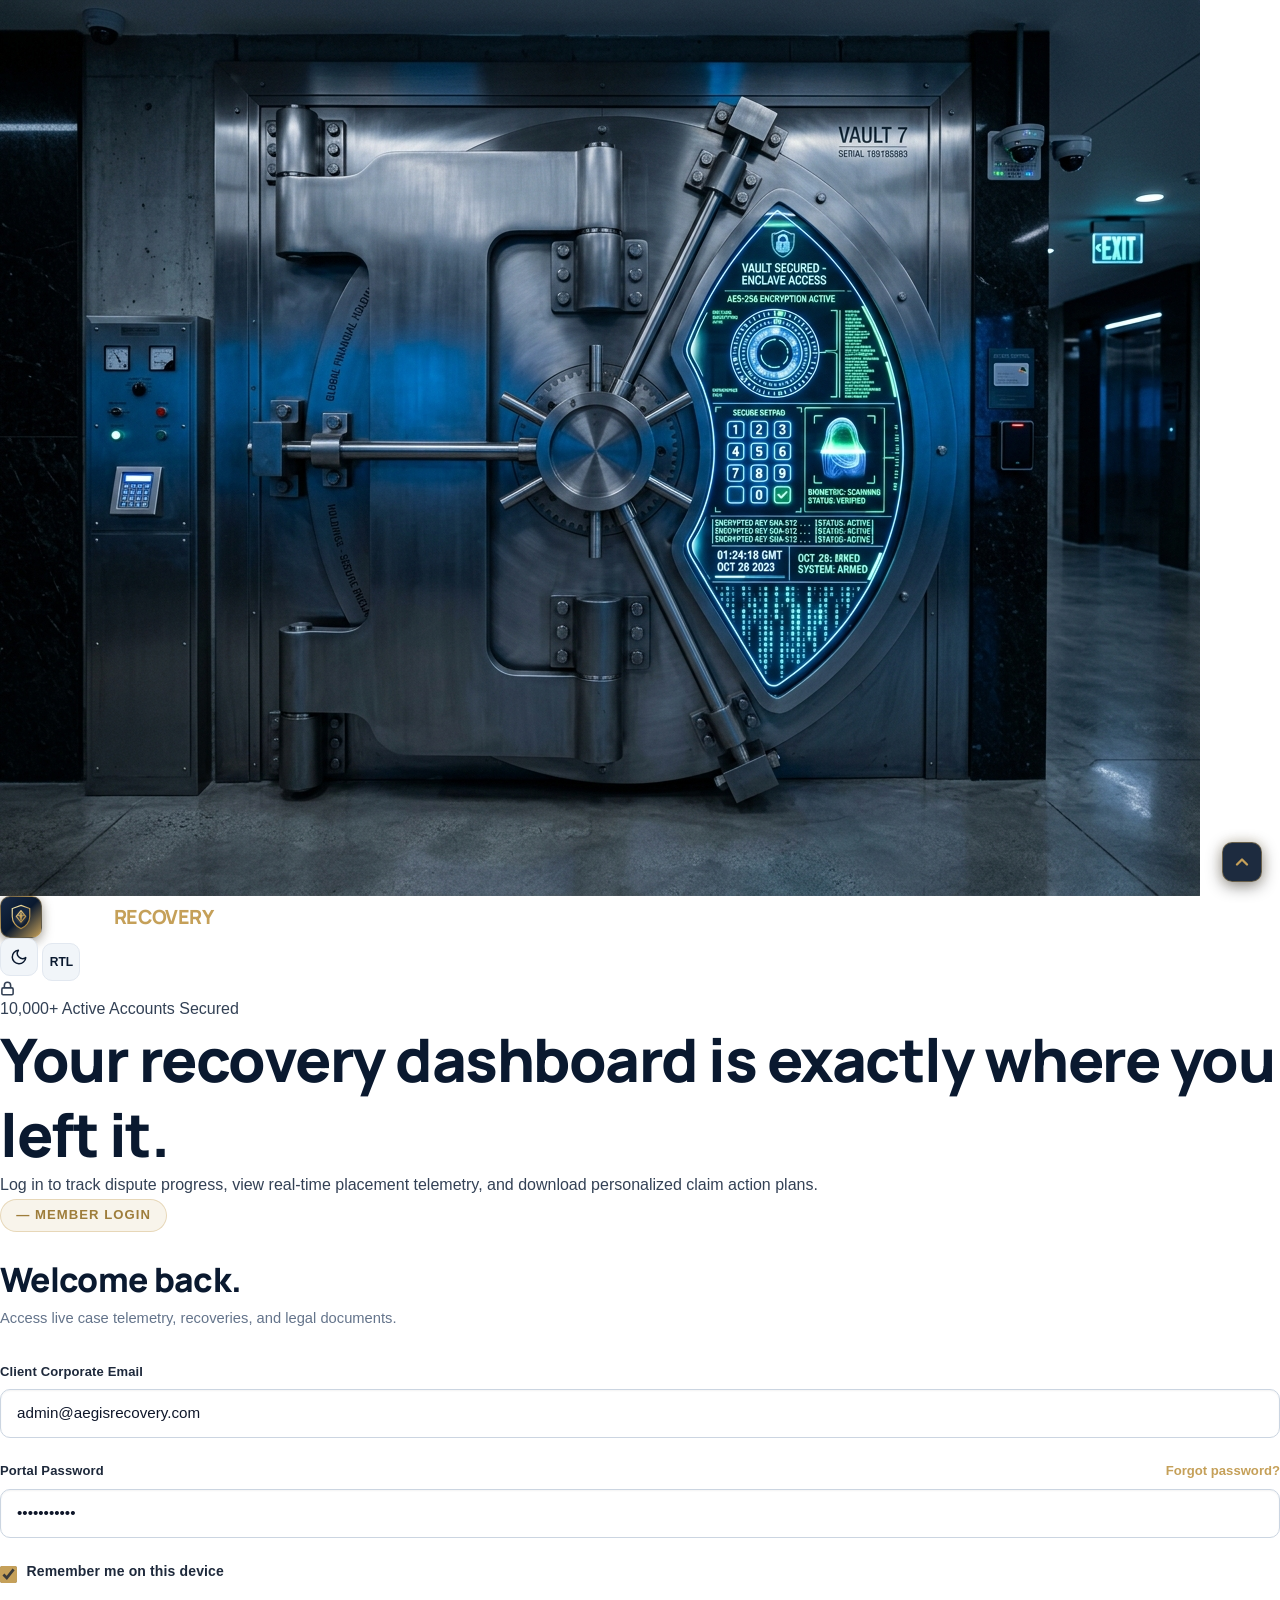
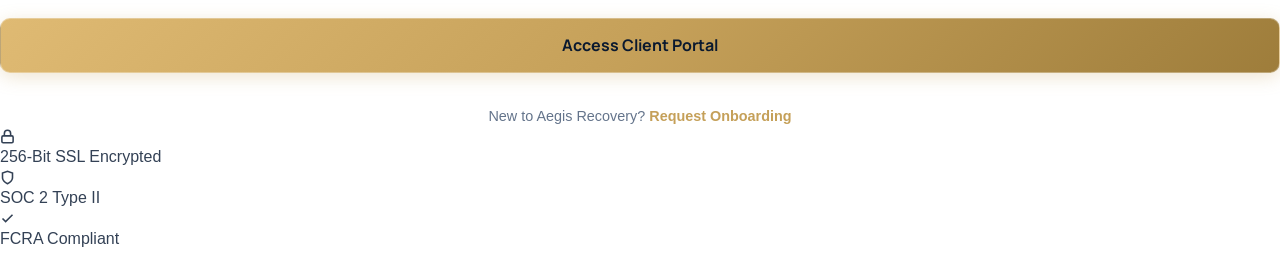
<file: login.html>
<!DOCTYPE html>
<html lang="en" data-theme="light" dir="ltr">
<head>
  <meta charset="UTF-8">
  <meta name="viewport" content="width=device-width, initial-scale=1.0">
  <meta name="description" content="Aegis Recovery Partners — Secure Client Recovery Portal Login.">
  <title>Client Portal Login | Aegis Recovery Partners</title>
  <link rel="icon" type="image/svg+xml" href="assets/images/icons/favicon.svg">
  <link rel="stylesheet" href="assets/css/style.css">
  <link rel="stylesheet" href="assets/css/responsive.css">
</head>
<body class="auth-page-body" style="min-height: 100vh; margin: 0; padding-top: 0 !important; background: var(--bg-surface); font-family: var(--font-primary, sans-serif);">

  <!-- PAGE PRELOADER -->
  <div id="pagePreloader" style="position: fixed; inset: 0; z-index: 999999; background-color: #0A192F; display: flex; flex-direction: column; align-items: center; justify-content: center; gap: 1.25rem;">
    <div class="preloader-spinner-ring"></div>
    <div class="preloader-brand-box">
      <div class="preloader-text-brand">AEGIS <span class="gold-accent">RECOVERY</span></div>
    </div>
    <div class="preloader-bar-track"><div class="preloader-bar-fill"></div></div>
  </div>

  <div class="auth-page-wrapper">
    <!-- Left Hero Visual Column -->
    <div class="auth-left-hero">
      <img src="assets/images/sections/login-vault-bg.jpg" alt="Aegis 256-Bit Vault Security Interface" class="hero-bg-img">
      <div class="hero-overlay"></div>
      
      <!-- Top Bar: Logo + Actions -->
      <div class="hero-top-bar">
        <a href="index.html" class="nav-brand hero-top-brand">
          <div class="brand-emblem"><img src="assets/images/icons/logo.svg" alt="Aegis Logo" width="28" height="28"></div>
          <div class="brand-text"><span class="brand-title" style="color: #FFFFFF !important;">AEGIS <span class="gold-accent">RECOVERY</span></span></div>
        </a>
        <div class="auth-quick-actions">
          <button type="button" class="icon-btn theme-toggle-btn" aria-label="Toggle theme"><span class="theme-icon"><svg width="17" height="17" viewBox="0 0 24 24" fill="none" stroke="currentColor" stroke-width="2"><path d="M21 12.79A9 9 0 1 1 11.21 3 7 7 0 0 0 21 12.79z"></path></svg></span></button>
          <button type="button" class="icon-btn rtl-toggle-btn" aria-label="Toggle direction"><span class="dir-label" style="font-size: 0.75rem; font-weight: 700;">RTL</span></button>
        </div>
      </div>

      <!-- Hero Main Content -->
      <div class="hero-content-body">
        <div class="hero-badge">
          <svg width="15" height="15" viewBox="0 0 24 24" fill="none" stroke="currentColor" stroke-width="2.5"><rect x="3" y="11" width="18" height="11" rx="2" ry="2"></rect><path d="M7 11V7a5 5 0 0 1 10 0v4"></path></svg>
          10,000+ Active Accounts Secured
        </div>
        <h1 class="hero-headline">Your recovery dashboard is exactly where you left it.</h1>
        <p class="hero-desc">Log in to track dispute progress, view real-time placement telemetry, and download personalized claim action plans.</p>
      </div>
    </div>

    <!-- Right Form Panel -->
    <div class="auth-right-panel">
      <!-- Main Form Body -->
      <div class="auth-right-body">
        <div style="margin-bottom: 2rem;">
          <span class="section-tag" style="font-size: 0.82rem; letter-spacing: 0.08em; font-weight: 700;">— MEMBER LOGIN</span>
          <h2 style="font-size: 2.1rem; font-weight: 800; margin-top: 0.5rem; margin-bottom: 0.4rem; color: var(--text-main); letter-spacing: -0.02em;">Welcome back.</h2>
          <p style="font-size: 0.92rem; color: var(--text-muted); margin: 0; line-height: 1.5;">Access live case telemetry, recoveries, and legal documents.</p>
        </div>

        <form action="dashboard.html" method="get">
          <div style="margin-bottom: 1.35rem;">
            <label class="form-label" for="clientEmail">Client Corporate Email</label>
            <input type="email" id="clientEmail" class="form-input" required placeholder="corporate.officer@company.com" value="admin@aegisrecovery.com">
          </div>
          <div style="margin-bottom: 1.35rem;">
            <div style="display: flex; align-items: center; justify-content: space-between; margin-bottom: 0.5rem;">
              <label class="form-label" style="margin-bottom: 0;" for="clientPassword">Portal Password</label>
              <a href="#" style="font-size: 0.82rem; color: var(--color-accent); font-weight: 600; text-decoration: none;">Forgot password?</a>
            </div>
            <input type="password" id="clientPassword" class="form-input" required placeholder="••••••••••••" value="password123">
          </div>
          <div style="display: flex; align-items: center; gap: 0.6rem; margin-bottom: 1.75rem;">
            <input type="checkbox" id="rememberMe" checked style="width: 17px; height: 17px; accent-color: #C5A059; cursor: pointer;">
            <label for="rememberMe" style="font-size: 0.875rem; color: var(--text-main); cursor: pointer; user-select: none;">Remember me on this device</label>
          </div>
          <button type="submit" class="btn btn-gold" style="width: 100%; padding: 0.95rem; font-size: 1rem; font-weight: 700; border-radius: var(--radius-md); box-shadow: 0 4px 18px rgba(197, 160, 89, 0.28);">Access Client Portal</button>
        </form>

        <div style="margin-top: 2rem; text-align: center; font-size: 0.9rem; color: var(--text-muted);">
          New to Aegis Recovery? <a href="register.html" style="color: var(--color-accent); font-weight: 700; text-decoration: none;">Request Onboarding</a>
        </div>
      </div>

      <!-- Trust Badges Footer -->
      <div class="auth-trust-badges">
        <div class="auth-trust-badge-item">
          <svg width="15" height="15" viewBox="0 0 24 24" fill="none" stroke="currentColor" stroke-width="2.5"><rect x="3" y="11" width="18" height="11" rx="2" ry="2"></rect><path d="M7 11V7a5 5 0 0 1 10 0v4"></path></svg>
          256-Bit SSL Encrypted
        </div>
        <div class="auth-trust-badge-item">
          <svg width="15" height="15" viewBox="0 0 24 24" fill="none" stroke="currentColor" stroke-width="2.5"><path d="M12 22s8-4 8-10V5l-8-3-8 3v7c0 6 8 10 8 10z"></path></svg>
          SOC 2 Type II
        </div>
        <div class="auth-trust-badge-item">
          <svg width="15" height="15" viewBox="0 0 24 24" fill="none" stroke="currentColor" stroke-width="2.5"><polyline points="20 6 9 17 4 12"></polyline></svg>
          FCRA Compliant
        </div>
      </div>
    </div>
  </div>

  <!-- Floating Back to Top Button -->
  <button type="button" class="back-to-top-btn" id="backToTopBtn" aria-label="Back to top">
    <svg width="20" height="20" viewBox="0 0 24 24" fill="none" stroke="currentColor" stroke-width="2.8" stroke-linecap="round" stroke-linejoin="round">
      <polyline points="18 15 12 9 6 15"></polyline>
    </svg>
  </button>
  <script src="assets/js/main.js?v=303"></script>
</body>
</html>
</file>
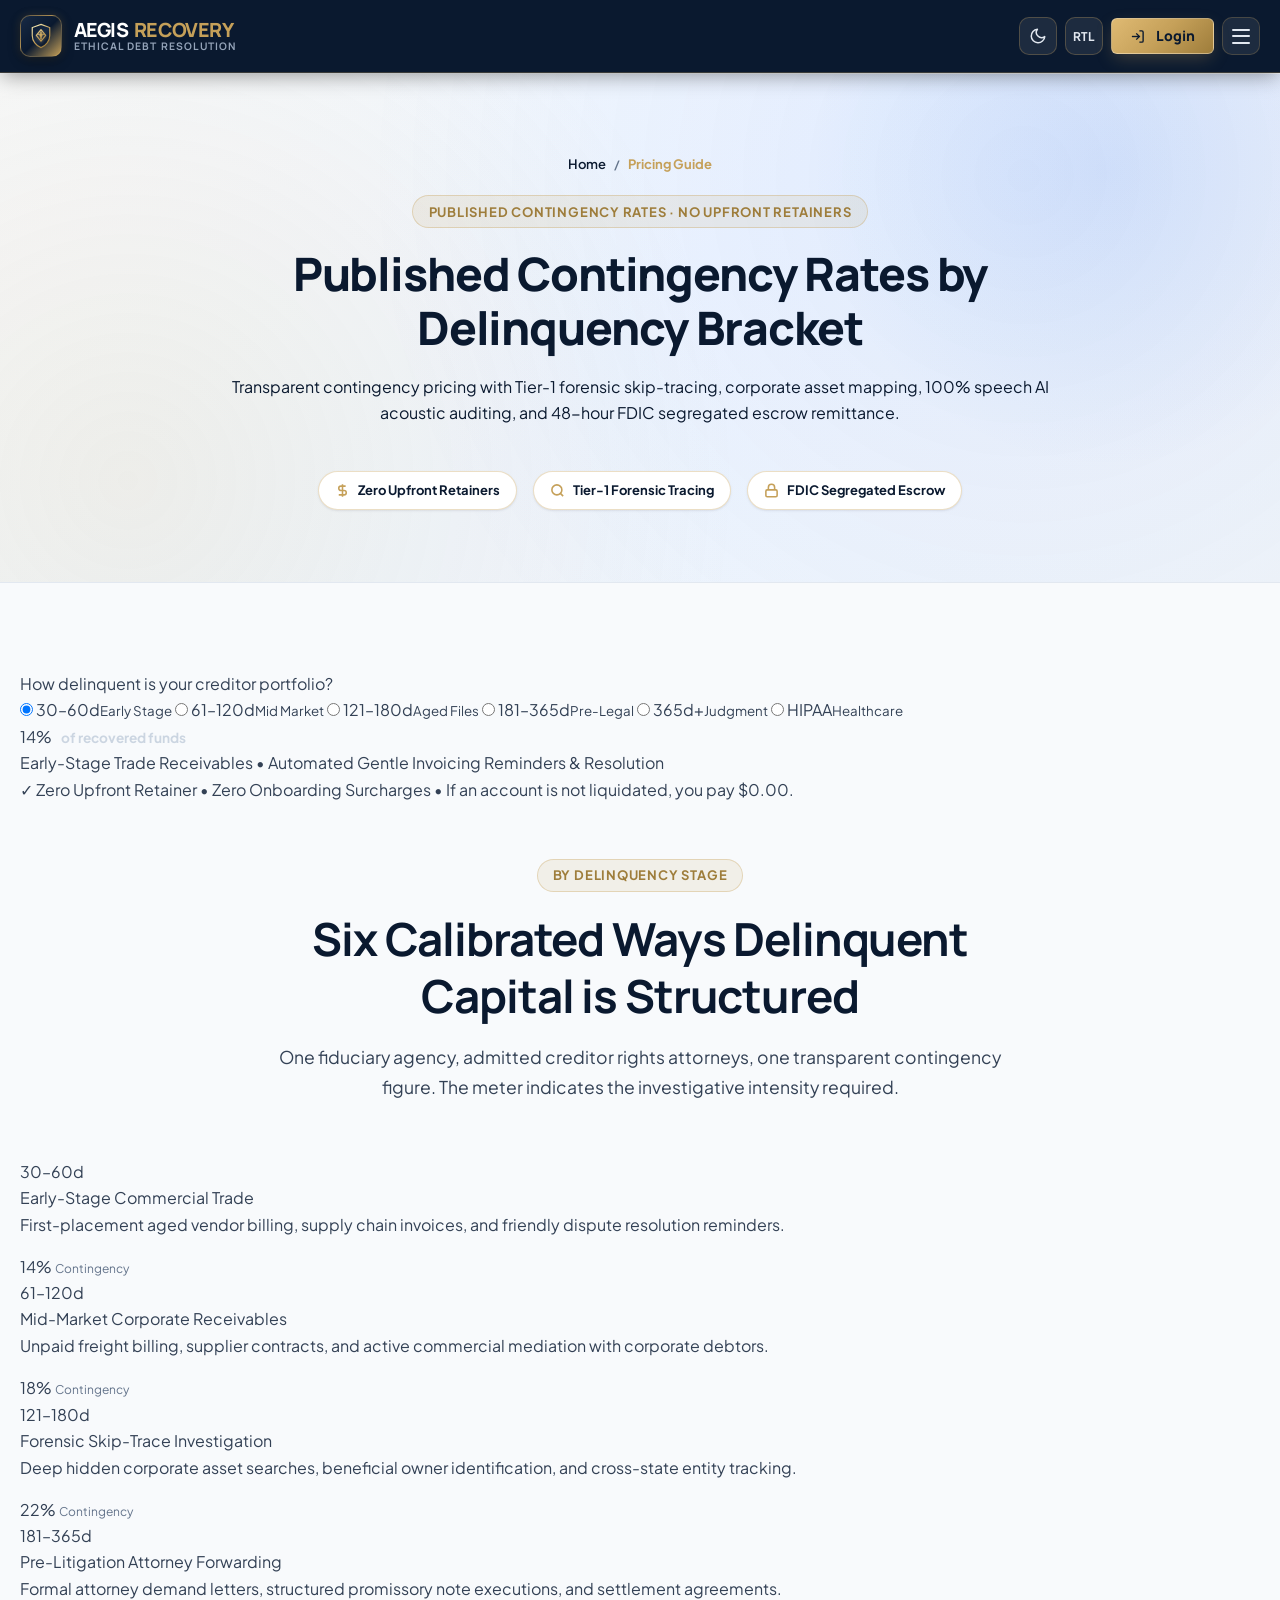
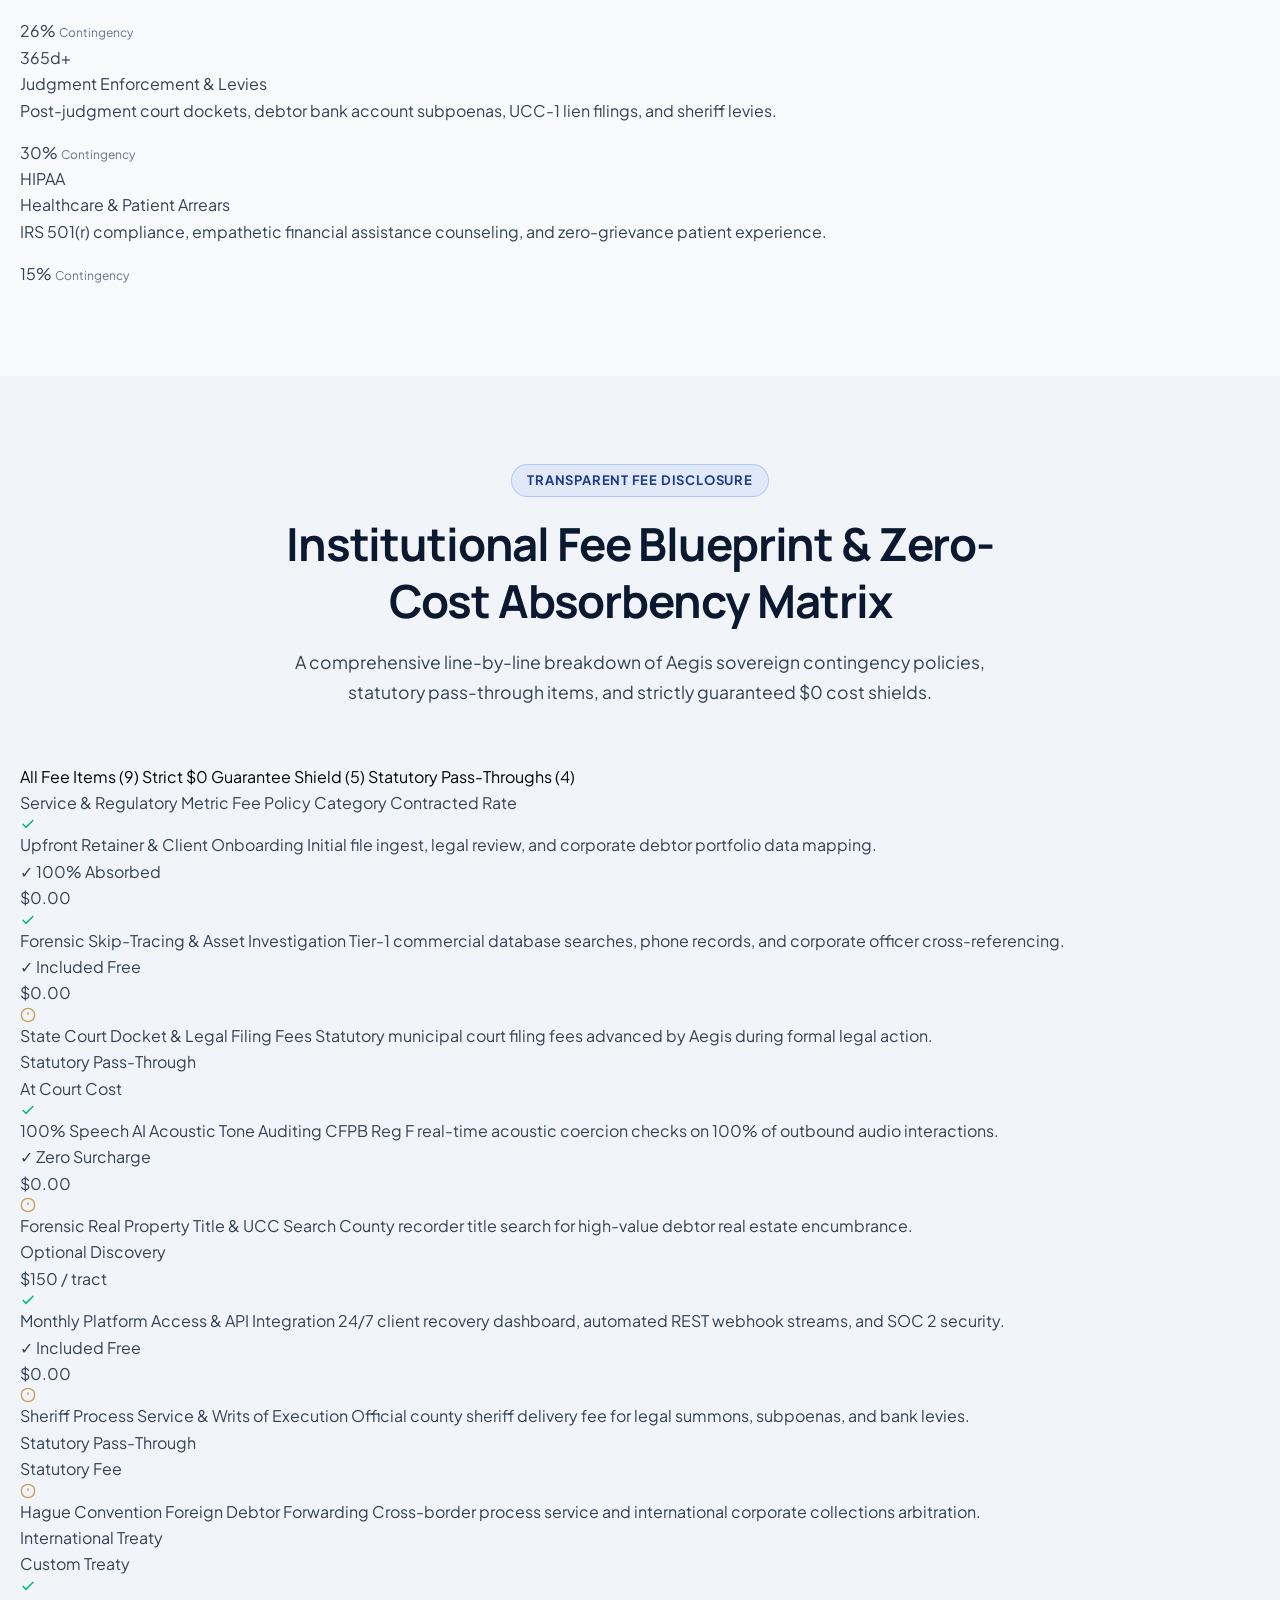
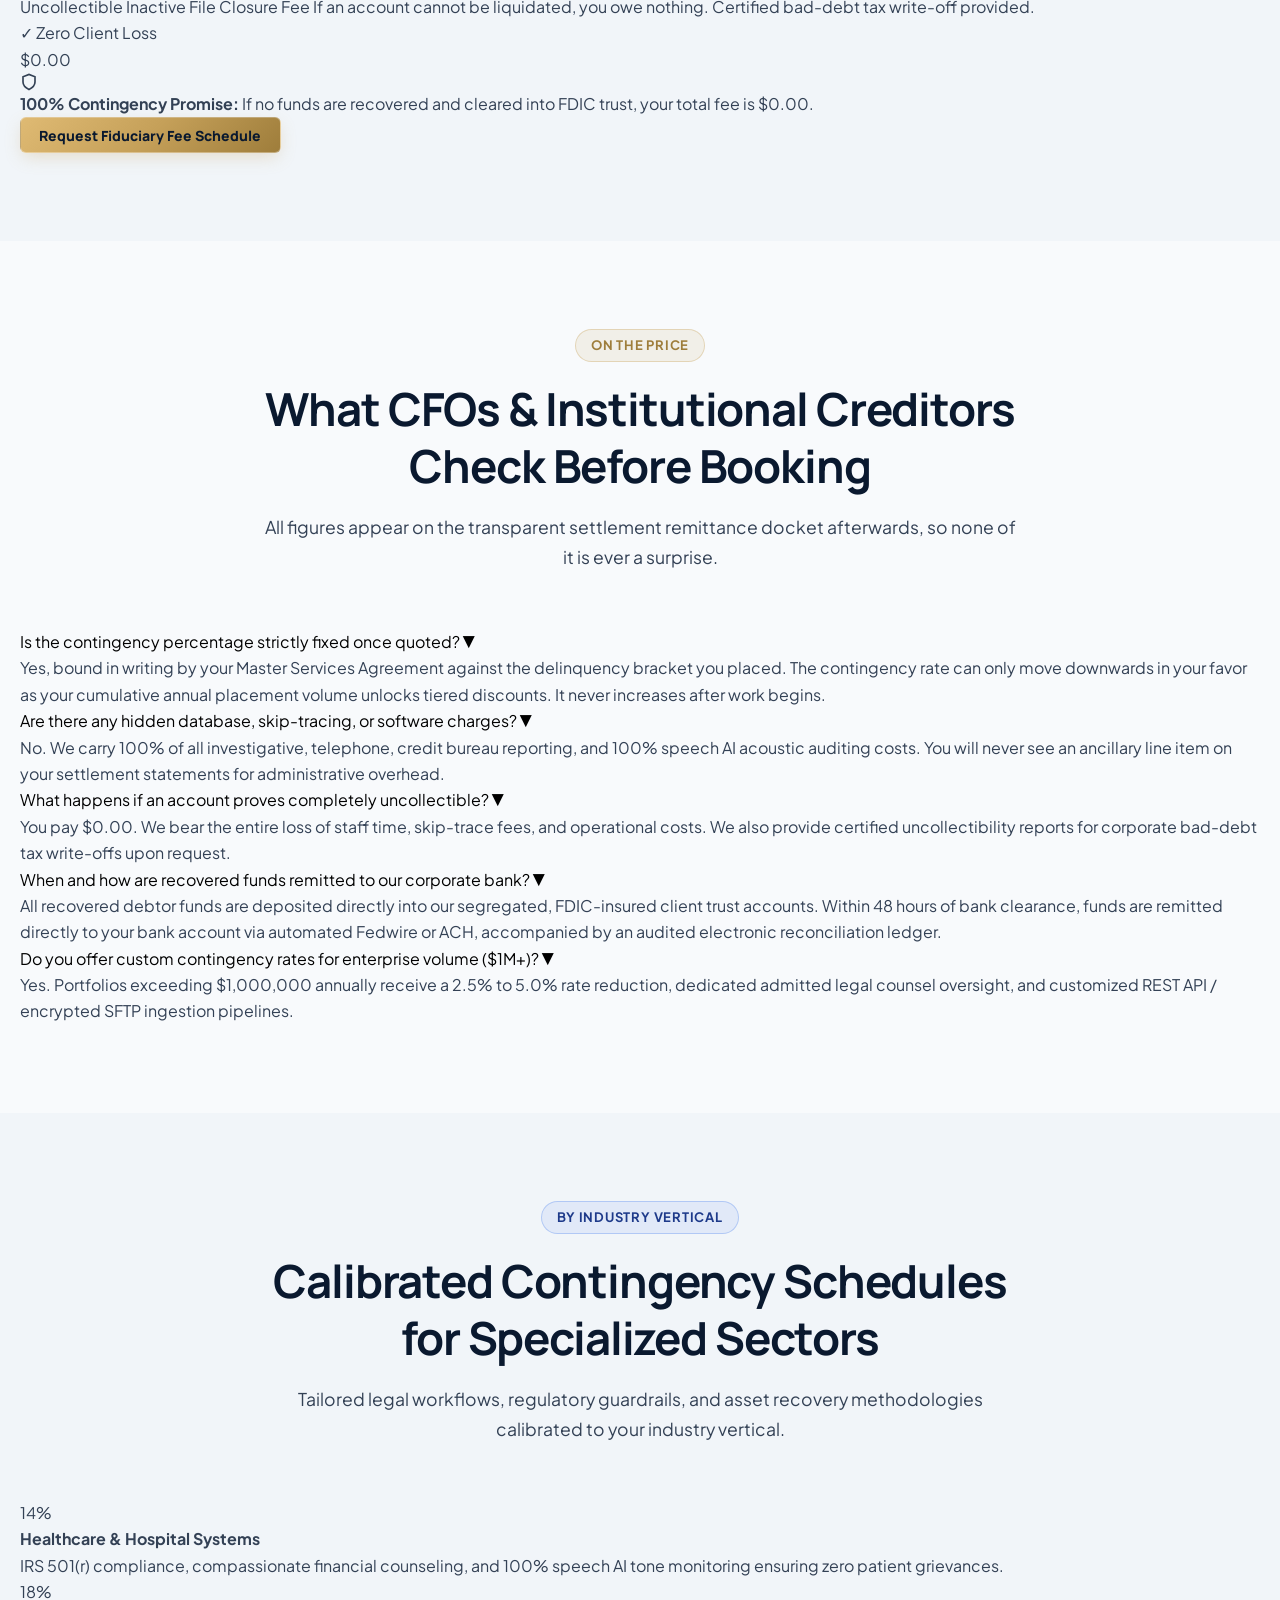
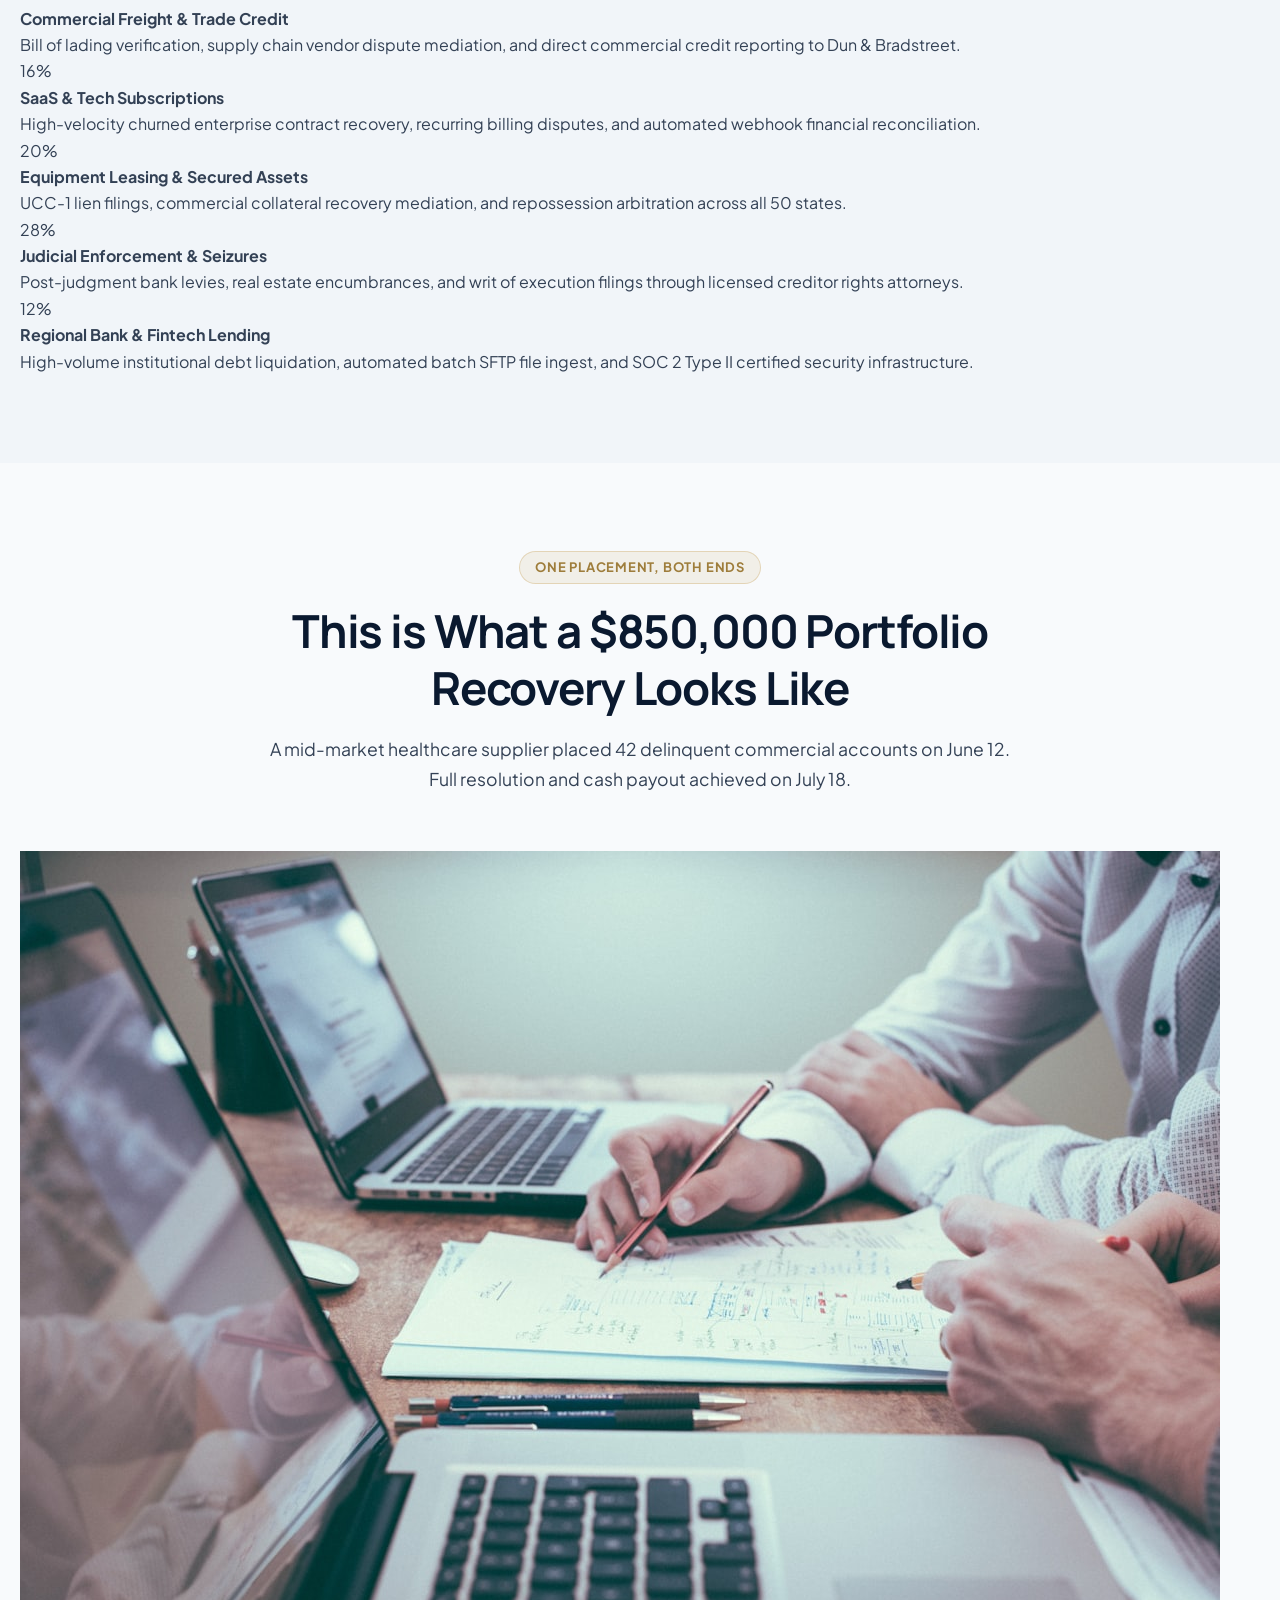
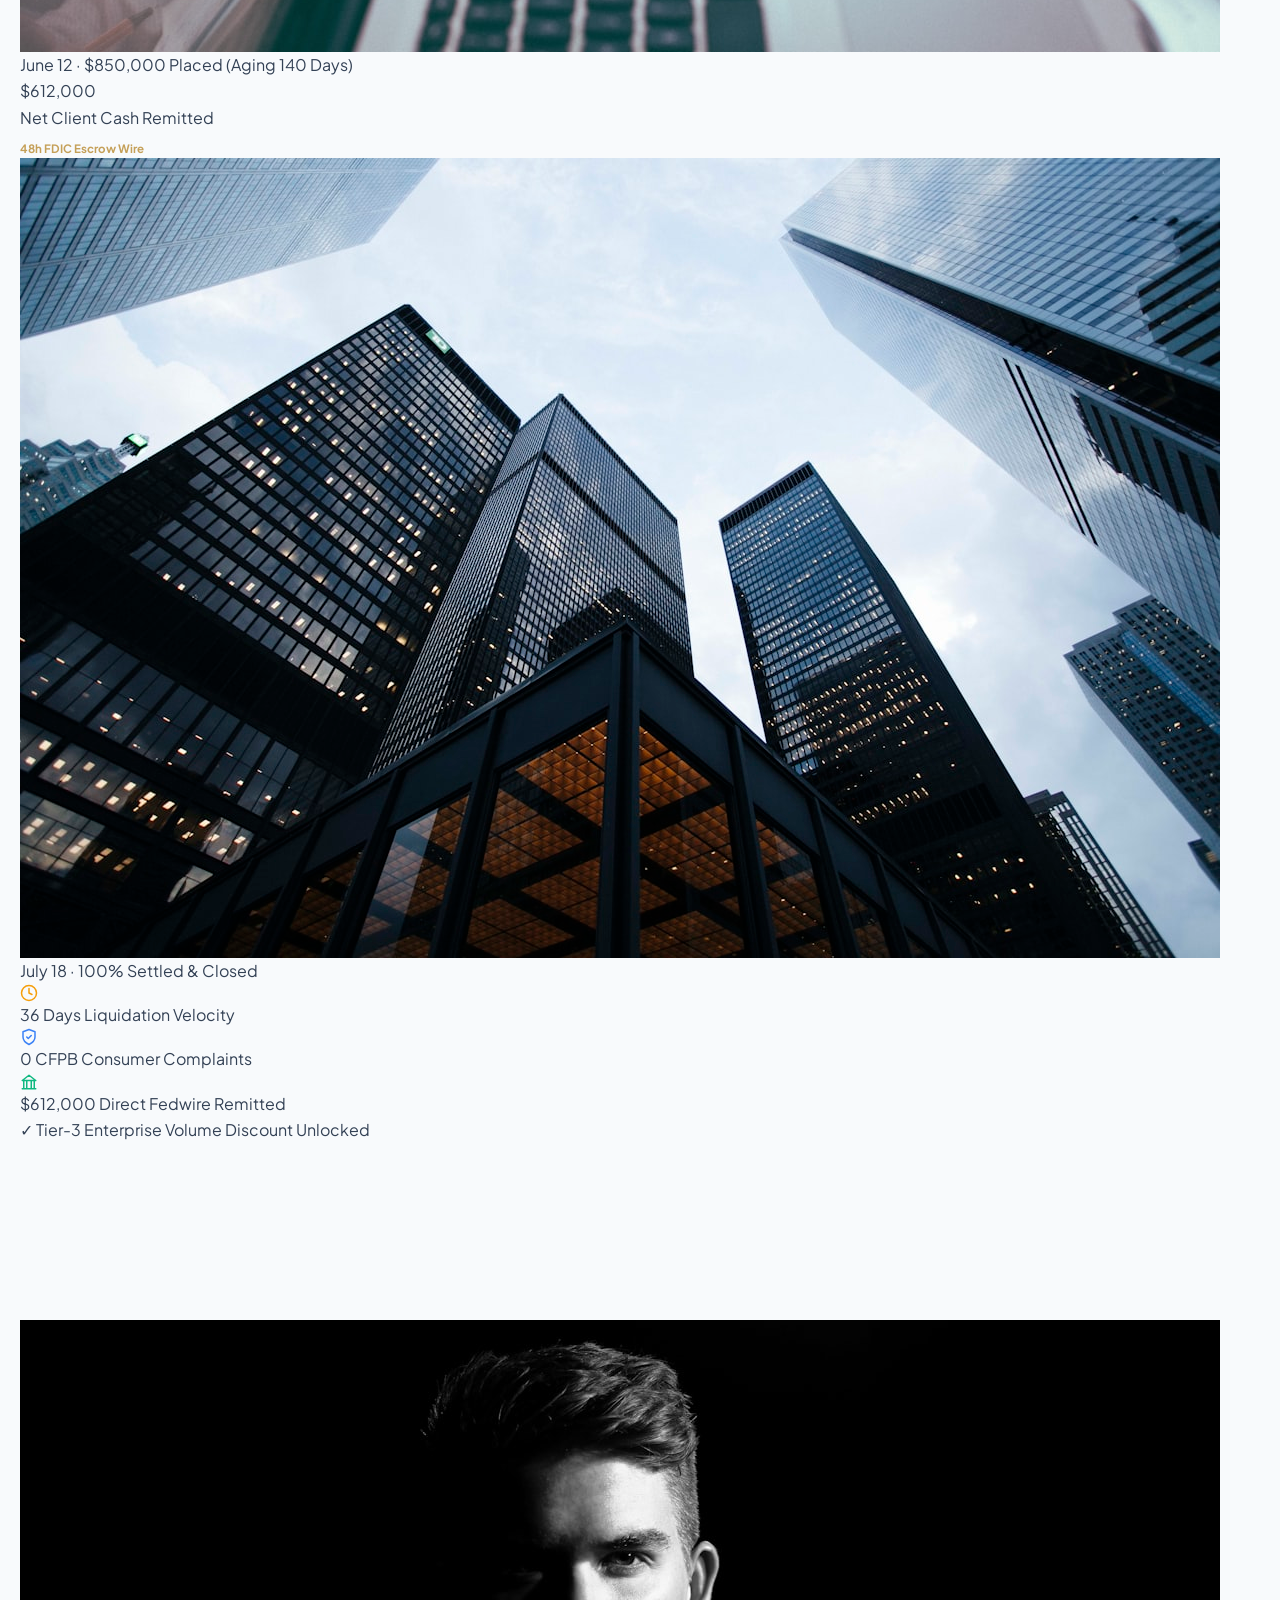
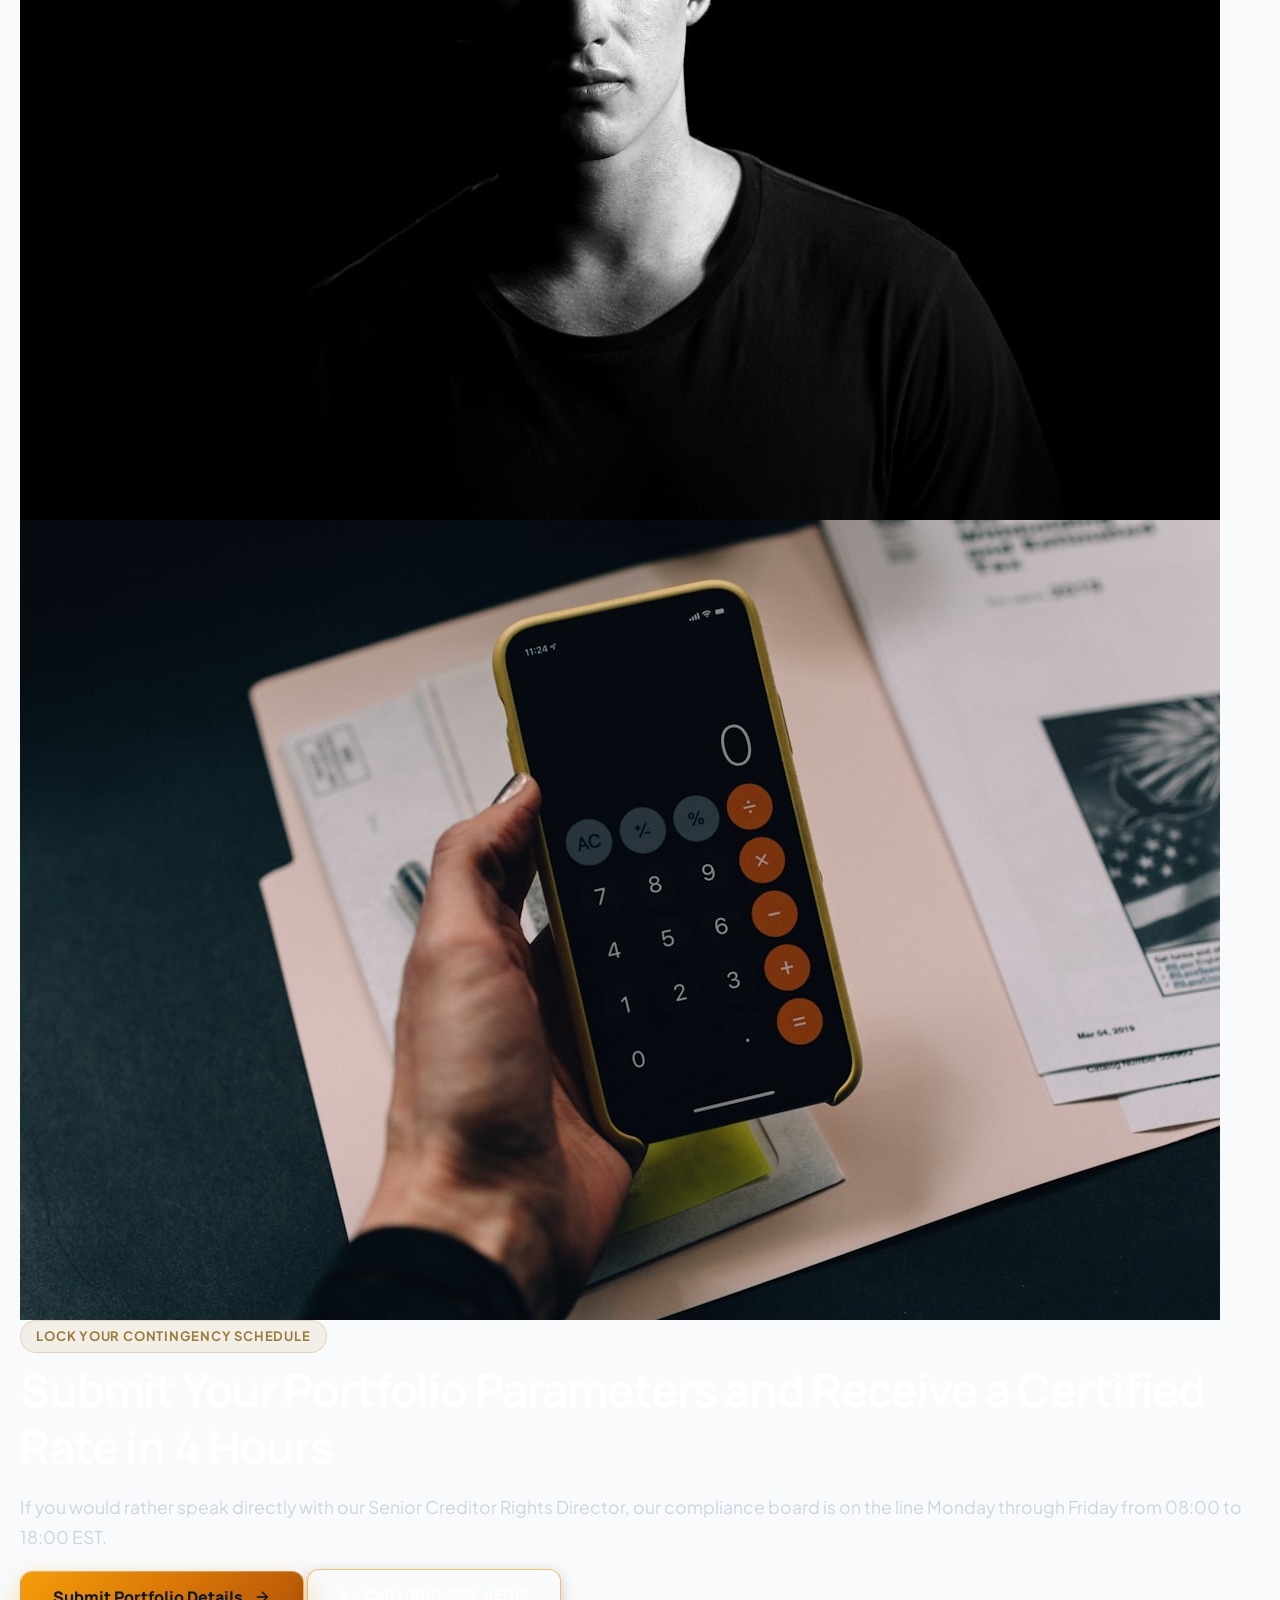
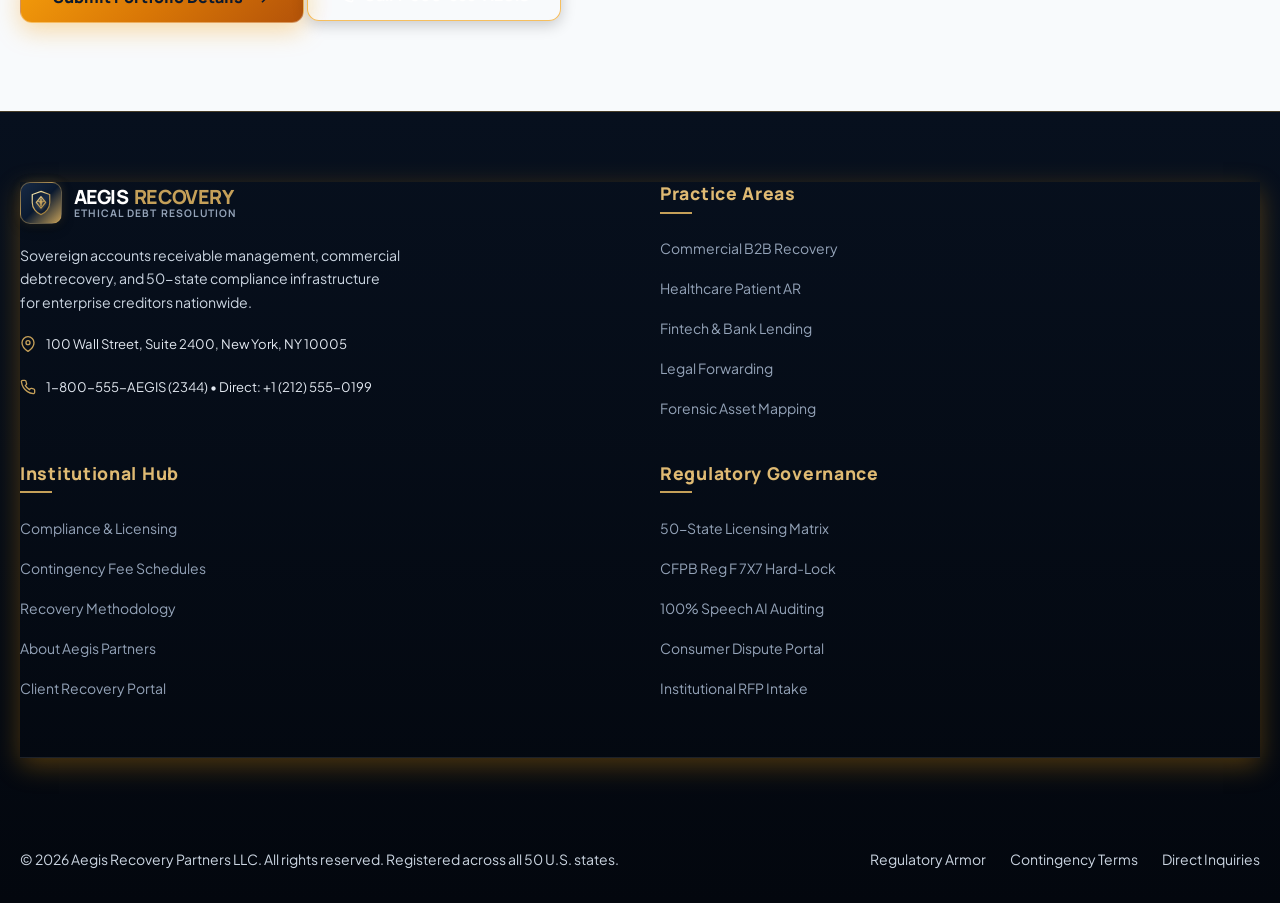
<file: pricing.html>
<!DOCTYPE html>
<html lang="en" data-theme="light" dir="ltr">
<head>
  <meta charset="UTF-8">
  <meta name="viewport" content="width=device-width, initial-scale=1.0">
  <meta name="description" content="Aegis Recovery Partners — Transparent 100% Contingency Pricing & Fee Schedules. Zero upfront retainers, zero hidden onboarding costs, and 48-hour FDIC escrow remittance.">
  <title>Pricing &amp; Rates | Aegis Recovery Partners</title>

  <!-- Favicon -->
  <link rel="icon" type="image/svg+xml" href="assets/images/icons/favicon.svg">

  <link rel="stylesheet" href="assets/css/style.css?v=106">
  <link rel="stylesheet" href="assets/css/responsive.css?v=106">
  <script>
    window.toggleMobileMenu = function(e) {
      if (e) {
        if (e.preventDefault) e.preventDefault();
        if (e.stopPropagation) e.stopPropagation();
      }
      var drawer = document.getElementById('mobileDrawer');
      var overlay = document.getElementById('mobileOverlay') || document.getElementById('drawerOverlay');
      var hamburgers = document.querySelectorAll('.hamburger-btn, #hamburgerBtn');
      if (!drawer) return;

      var isOpen = drawer.classList.contains('is-open') || drawer.classList.contains('active');
      if (isOpen) {
        drawer.classList.remove('is-open', 'active');
        if (overlay) overlay.classList.remove('is-open', 'active');
        hamburgers.forEach(function(btn) {
          btn.classList.remove('is-active', 'active');
          btn.setAttribute('aria-expanded', 'false');
        });
        document.body.classList.remove('menu-open');
      } else {
        drawer.classList.add('is-open', 'active');
        if (overlay) overlay.classList.add('is-open', 'active');
        hamburgers.forEach(function(btn) {
          btn.classList.add('is-active', 'active');
          btn.setAttribute('aria-expanded', 'true');
        });
        document.body.classList.add('menu-open');
      }

      var dropdownTargets = drawer.querySelectorAll('.mobile-nav-item, .has-dropdown, .has-submenu, .mobile-submenu, .mobile-dropdown-toggle');
      dropdownTargets.forEach(function(item) {
        item.classList.remove('is-expanded', 'active', 'show', 'open');
      });
    };
  </script>
  <style>
    /* Section 7 Rate Lock CTA Buttons */
    .divert-cta-actions .btn-gold {
      height: 52px !important;
      display: inline-flex !important;
      align-items: center !important;
      justify-content: center !important;
      gap: 0.65rem !important;
      padding: 0 2rem !important;
      font-size: 1rem !important;
      font-weight: 800 !important;
      border-radius: 12px !important;
      background: linear-gradient(135deg, #F59E0B 0%, #D97706 50%, #B45309 100%) !important;
      color: #0A192F !important;
      border: 1px solid rgba(255, 255, 255, 0.35) !important;
      box-shadow: 0 8px 25px rgba(245, 158, 11, 0.35) !important;
      transition: all 0.3s ease !important;
      text-decoration: none !important;
    }
    .divert-cta-actions .btn-gold span {
      color: #0A192F !important;
      font-weight: 800 !important;
    }
    .divert-cta-actions .btn-gold:hover {
      background: linear-gradient(135deg, #FBBF24 0%, #F59E0B 100%) !important;
      transform: translateY(-2px) !important;
      box-shadow: 0 12px 32px rgba(245, 158, 11, 0.5) !important;
    }
    .divert-cta-actions .btn-outline {
      height: 52px !important;
      display: inline-flex !important;
      align-items: center !important;
      justify-content: center !important;
      gap: 0.65rem !important;
      padding: 0 1.85rem !important;
      font-size: 1rem !important;
      font-weight: 700 !important;
      border-radius: 12px !important;
      background: rgba(255, 255, 255, 0.12) !important;
      color: #FFFFFF !important;
      border: 1.5px solid rgba(245, 158, 11, 0.65) !important;
      backdrop-filter: blur(8px) !important;
      box-shadow: 0 4px 15px rgba(0, 0, 0, 0.2) !important;
      transition: all 0.3s ease !important;
      text-decoration: none !important;
    }
    .divert-cta-actions .btn-outline span {
      color: #FFFFFF !important;
      font-weight: 700 !important;
    }
    .divert-cta-actions .btn-outline:hover {
      background: #F59E0B !important;
      color: #0A192F !important;
      border-color: #F59E0B !important;
      transform: translateY(-2px) !important;
      box-shadow: 0 8px 25px rgba(245, 158, 11, 0.4) !important;
    }
    .divert-cta-actions .btn-outline:hover span {
      color: #0A192F !important;
    }

    @media (max-width: 1280px) {
      .mods-bento-grid {
        grid-template-columns: repeat(2, 1fr) !important;
        gap: 1.5rem !important;
      }
    }

    @media (max-width: 640px) {
      .mods-bento-grid {
        grid-template-columns: 1fr !important;
        gap: 1.25rem !important;
      }
    }
  </style>
</head>
<body>

  <!-- PAGE PRELOADER -->
  <div id="pagePreloader" style="position: fixed; inset: 0; z-index: 999999; background-color: #0A192F; display: flex; flex-direction: column; align-items: center; justify-content: center; gap: 1.25rem;">
    <div class="preloader-spinner-ring"></div>
    <div class="preloader-brand-box">
      <div class="preloader-text-brand">AEGIS <span class="gold-accent">RECOVERY</span></div>
    </div>
    <div class="preloader-bar-track"><div class="preloader-bar-fill"></div></div>
  </div>

  <!-- ==========================================================================
       SITE HEADER & NAVIGATION
       ========================================================================== -->
  <header class="site-header" id="siteHeader">
    <div class="container">
      <nav class="navbar" aria-label="Main Navigation">
        <a href="index.html" class="nav-brand">
          <div class="brand-emblem">
            <img src="assets/images/icons/logo.svg" alt="Aegis Recovery Logo" width="28" height="28">
          </div>
          <div class="brand-text">
            <span class="brand-title">AEGIS <span class="gold-accent">RECOVERY</span></span>
            <span class="brand-subtitle">Ethical Debt Resolution</span>
          </div>
        </a>

        <!-- Desktop Navigation (7 Main Items) -->
        <ul class="nav-menu" id="navMenu">
          <li class="nav-item nav-dropdown">
            <a href="index.html" class="nav-link">
              <span>Home</span>
              <span class="dropdown-arrow">▼</span>
            </a>
            <div class="dropdown-menu">
              <a href="index.html" class="dropdown-item">
                <div class="dropdown-item-content">
                  <span class="dropdown-item-title">Home 1 — Ethical Recovery</span>
                  <span class="dropdown-item-desc">Institutional sovereign compliance</span>
                </div>
              </a>
              <a href="home-2.html" class="dropdown-item">
                <div class="dropdown-item-content">
                  <span class="dropdown-item-title">Home 2 — Recovery Intelligence</span>
                  <span class="dropdown-item-desc">Forensic data-driven collection</span>
                </div>
              </a>
            </div>
          </li>
          <li class="nav-item"><a href="about.html" class="nav-link">About</a></li>
          <li class="nav-item"><a href="services.html" class="nav-link">Services</a></li>
          <li class="nav-item"><a href="compliance.html" class="nav-link">Compliance &amp; Licensing</a></li>
          <li class="nav-item"><a href="pricing.html" class="nav-link active">Pricing</a></li>
          <li class="nav-item"><a href="recovery-process.html" class="nav-link">Recovery Process</a></li>
          <li class="nav-item"><a href="contact.html" class="nav-link">Contact</a></li>
          <li class="nav-item"><a href="dashboard.html" class="nav-link">Dashboard</a></li>
        </ul>

        <!-- Action Controls -->
        <div class="nav-actions">
          <button type="button" class="icon-btn theme-toggle-btn" aria-label="Toggle theme">
            <span class="theme-icon">
              <svg width="17" height="17" viewBox="0 0 24 24" fill="none" stroke="currentColor" stroke-width="2"><path d="M21 12.79A9 9 0 1 1 11.21 3 7 7 0 0 0 21 12.79z"></path></svg>
            </span>
          </button>
          <button type="button" class="icon-btn rtl-toggle-btn" aria-label="Toggle direction">
            <span class="dir-label" style="font-size: 0.75rem; font-weight: 700;">RTL</span>
          </button>
          <a href="login.html" class="btn btn-gold btn-sm">
            <svg width="15" height="15" viewBox="0 0 24 24" fill="none" stroke="currentColor" stroke-width="2.2"><path d="M15 3h4a2 2 0 0 1 2 2v14a2 2 0 0 1-2 2h-4"></path><polyline points="10 17 15 12 10 7"></polyline><line x1="15" y1="12" x2="3" y2="12"></line></svg>
            <span>Login</span>
          </a>
          <button type="button" class="hamburger-btn" id="hamburgerBtn" aria-label="Toggle menu" onclick="toggleMobileMenu(event)">
            <span class="hamburger-line"></span>
            <span class="hamburger-line"></span>
            <span class="hamburger-line"></span>
          </button>
        </div>
      </nav>
    </div>
  </header>

  <!-- Mobile Drawer Navigation -->
  <div class="mobile-overlay" id="mobileOverlay"></div>
  <aside class="mobile-drawer" id="mobileDrawer" aria-label="Mobile Navigation">
    <div class="mobile-drawer-header">
      <a href="index.html" class="nav-brand">
        <div class="brand-emblem" style="width: 38px; height: 38px;">
          <img src="assets/images/icons/logo.svg" alt="Aegis Logo" width="24" height="24">
        </div>
        <div class="brand-text">
          <span class="brand-title" style="font-size: 1.1rem;">AEGIS <span class="gold-accent">RECOVERY</span></span>
        </div>
      </a>
      <button type="button" class="drawer-close-btn" id="drawerCloseBtn" aria-label="Close menu">&times;</button>
    </div>
    <ul class="mobile-nav-list">
      <li class="mobile-nav-item has-dropdown">
        <a href="index.html" class="mobile-nav-link mobile-dropdown-toggle">
          <span>Home</span>
          <span class="mobile-arrow">▼</span>
        </a>
        <div class="mobile-submenu">
          <a href="index.html" class="mobile-submenu-link">Home 1 — Ethical Recovery</a>
          <a href="home-2.html" class="mobile-submenu-link">Home 2 — Recovery Intelligence</a>
        </div>
      </li>
      <li class="mobile-nav-item"><a href="about.html" class="mobile-nav-link">About</a></li>
      <li class="mobile-nav-item"><a href="services.html" class="mobile-nav-link">Services</a></li>
      <li class="mobile-nav-item"><a href="compliance.html" class="mobile-nav-link">Compliance &amp; Licensing</a></li>
      <li class="mobile-nav-item"><a href="pricing.html" class="mobile-nav-link active">Pricing</a></li>
      <li class="mobile-nav-item"><a href="recovery-process.html" class="mobile-nav-link">Recovery Process</a></li>
      <li class="mobile-nav-item"><a href="contact.html" class="mobile-nav-link">Contact</a></li>
      <li class="mobile-nav-item"><a href="dashboard.html" class="mobile-nav-link">Client Dashboard</a></li>
    </ul>
    <div style="padding: 1.5rem; border-top: 1px solid var(--border-color);">
      <a href="login.html" class="btn btn-gold btn-block">Client Portal Login</a>
    </div>
  </aside>

  <!-- ==========================================================================
       MAIN CONTENT: 7 EXACT MEANINGFUL PRICING SECTIONS
       ========================================================================== -->
  <main id="mainContent" role="main">

    <!-- ==========================================================================
         01 · PAGE HERO — MASTER PRICING STANDARD
         ========================================================================== -->
    <section class="page-hero" aria-labelledby="pricing-hero-title">
      <div class="container">
        <div class="page-hero-content reveal-fade-up">
          <nav class="page-hero-breadcrumbs" aria-label="Breadcrumb">
            <a href="index.html">Home</a>
            <span class="breadcrumb-separator">/</span>
            <span class="breadcrumb-current">Pricing Guide</span>
          </nav>
          <span class="section-tag section-tag-gold">Published Contingency Rates · No Upfront Retainers</span>
          <h1 class="page-hero-title" id="pricing-hero-title">
            Published Contingency Rates by Delinquency Bracket
          </h1>
          <p class="page-hero-lead">
            Transparent contingency pricing with Tier-1 forensic skip-tracing, corporate asset mapping, 100% speech AI acoustic auditing, and 48-hour FDIC segregated escrow remittance.
          </p>
          <div class="hero-badges-row">
            <div class="hero-badge-pill">
              <svg width="15" height="15" viewBox="0 0 24 24" fill="none" stroke="currentColor" stroke-width="2.5"><path d="M12 2v20M17 5H9.5a3.5 3.5 0 0 0 0 7h5a3.5 3.5 0 0 1 0 7H6"/></svg>
              <span>Zero Upfront Retainers</span>
            </div>
            <div class="hero-badge-pill">
              <svg width="15" height="15" viewBox="0 0 24 24" fill="none" stroke="currentColor" stroke-width="2.5"><circle cx="11" cy="11" r="8"/><line x1="21" y1="21" x2="16.65" y2="16.65"/></svg>
              <span>Tier-1 Forensic Tracing</span>
            </div>
            <div class="hero-badge-pill">
              <svg width="15" height="15" viewBox="0 0 24 24" fill="none" stroke="currentColor" stroke-width="2.5"><rect x="3" y="11" width="18" height="11" rx="2" ry="2"/><path d="M7 11V7a5 5 0 0 1 10 0v4"/></svg>
              <span>FDIC Segregated Escrow</span>
            </div>
          </div>
        </div>
      </div>
    </section>

    <!-- ==========================================================================
         02 · THE CALIBRATED STAGE RATE GRID (WITH INTERACTIVE BRACKET PICKER)
         ========================================================================== -->
    <section class="section" id="stageGrid" aria-label="Delinquency Stages">
      <div class="container">
        <!-- Interactive Segmented Bracket Picker -->
        <div class="cd-picker-box reveal-fade-up" style="margin-bottom: 3.5rem;">
          <fieldset style="border: 0; padding: 0; margin: 0;">
            <legend class="cd-picker-legend">How delinquent is your creditor portfolio?</legend>
            <div class="cd-picker-row" data-picker-row>
              <label class="cd-picker-opt">
                <input type="radio" name="bracketRate" value="30-60d" data-rate="14%" data-desc="Early-Stage Trade Receivables • Automated Gentle Invoicing Reminders &amp; Resolution" checked>
                <span>30–60d<small>Early Stage</small></span>
              </label>
              <label class="cd-picker-opt">
                <input type="radio" name="bracketRate" value="61-120d" data-rate="18%" data-desc="Mid-Stage Commercial Portfolios • Direct Mediation &amp; Vendor Dispute Settlement">
                <span>61–120d<small>Mid Market</small></span>
              </label>
              <label class="cd-picker-opt">
                <input type="radio" name="bracketRate" value="121-180d" data-rate="22%" data-desc="Aged Corporate Invoices • Intensive Forensic Asset Mapping &amp; Officer Skip-Tracing">
                <span>121–180d<small>Aged Files</small></span>
              </label>
              <label class="cd-picker-opt">
                <input type="radio" name="bracketRate" value="181-365d" data-rate="26%" data-desc="Pre-Litigation Negotiation • Admitted Creditor Rights Attorney Formal Demand Letters">
                <span>181–365d<small>Pre-Legal</small></span>
              </label>
              <label class="cd-picker-opt">
                <input type="radio" name="bracketRate" value="365d+" data-rate="30%" data-desc="Post-Judgment Enforcement • Bank Subpoenas, Real Property UCC Liens &amp; Asset Seizures">
                <span>365d+<small>Judgment</small></span>
              </label>
              <label class="cd-picker-opt">
                <input type="radio" name="bracketRate" value="healthcare" data-rate="15%" data-desc="Healthcare &amp; Hospital Systems • IRS 501(r) FAP Guardrails &amp; Empathetic Patient Plans">
                <span>HIPAA<small>Healthcare</small></span>
              </label>
            </div>
          </fieldset>

          <div class="cd-picker-out">
            <div>
              <span class="cd-picker-price" data-picker-price aria-live="polite">14%</span>
              <span style="font-size: 0.85rem; color: #CBD5E1; margin-left: 0.35rem; font-weight: 700;">of recovered funds</span>
            </div>
            <span class="cd-picker-what" data-picker-what>Early-Stage Trade Receivables • Automated Gentle Invoicing Reminders &amp; Resolution</span>
          </div>

          <p class="cd-picker-note">
            ✓ Zero Upfront Retainer • Zero Onboarding Surcharges • If an account is not liquidated, you pay $0.00.
          </p>
        </div>

        <div class="section-header reveal-fade-up">
          <span class="section-tag">By Delinquency Stage</span>
          <h2 class="section-title">Six Calibrated Ways Delinquent Capital is Structured</h2>
          <p class="section-desc">
            One fiduciary agency, admitted creditor rights attorneys, one transparent contingency figure. The meter indicates the investigative intensity required.
          </p>
        </div>

        <div class="pcards-matrix">
          <!-- Stage 1 -->
          <article class="pcard-item reveal-fade-up">
            <div class="pcard-fraction">30–60d</div>
            <div class="pcard-stage-title">Early-Stage Commercial Trade</div>
            <span class="pcard-bar" aria-hidden="true"><i style="width: 18%;"></i></span>
            <p class="pcard-desc">First-placement aged vendor billing, supply chain invoices, and friendly dispute resolution reminders.</p>
            <div class="pcard-price">14% <small style="font-size: 0.75rem; color: var(--text-muted); font-weight: 400;">Contingency</small></div>
          </article>

          <!-- Stage 2 -->
          <article class="pcard-item reveal-fade-up">
            <div class="pcard-fraction">61–120d</div>
            <div class="pcard-stage-title">Mid-Market Corporate Receivables</div>
            <span class="pcard-bar" aria-hidden="true"><i style="width: 36%;"></i></span>
            <p class="pcard-desc">Unpaid freight billing, supplier contracts, and active commercial mediation with corporate debtors.</p>
            <div class="pcard-price">18% <small style="font-size: 0.75rem; color: var(--text-muted); font-weight: 400;">Contingency</small></div>
          </article>

          <!-- Stage 3 -->
          <article class="pcard-item reveal-fade-up">
            <div class="pcard-fraction">121–180d</div>
            <div class="pcard-stage-title">Forensic Skip-Trace Investigation</div>
            <span class="pcard-bar" aria-hidden="true"><i style="width: 55%;"></i></span>
            <p class="pcard-desc">Deep hidden corporate asset searches, beneficial owner identification, and cross-state entity tracking.</p>
            <div class="pcard-price">22% <small style="font-size: 0.75rem; color: var(--text-muted); font-weight: 400;">Contingency</small></div>
          </article>

          <!-- Stage 4 -->
          <article class="pcard-item reveal-fade-up">
            <div class="pcard-fraction">181–365d</div>
            <div class="pcard-stage-title">Pre-Litigation Attorney Forwarding</div>
            <span class="pcard-bar" aria-hidden="true"><i style="width: 75%;"></i></span>
            <p class="pcard-desc">Formal attorney demand letters, structured promissory note executions, and settlement agreements.</p>
            <div class="pcard-price">26% <small style="font-size: 0.75rem; color: var(--text-muted); font-weight: 400;">Contingency</small></div>
          </article>

          <!-- Stage 5 -->
          <article class="pcard-item reveal-fade-up">
            <div class="pcard-fraction">365d+</div>
            <div class="pcard-stage-title">Judgment Enforcement &amp; Levies</div>
            <span class="pcard-bar" aria-hidden="true"><i style="width: 90%;"></i></span>
            <p class="pcard-desc">Post-judgment court dockets, debtor bank account subpoenas, UCC-1 lien filings, and sheriff levies.</p>
            <div class="pcard-price">30% <small style="font-size: 0.75rem; color: var(--text-muted); font-weight: 400;">Contingency</small></div>
          </article>

          <!-- Stage 6 -->
          <article class="pcard-item reveal-fade-up">
            <div class="pcard-fraction">HIPAA</div>
            <div class="pcard-stage-title">Healthcare &amp; Patient Arrears</div>
            <span class="pcard-bar" aria-hidden="true"><i style="width: 28%;"></i></span>
            <p class="pcard-desc">IRS 501(r) compliance, empathetic financial assistance counseling, and zero-grievance patient experience.</p>
            <div class="pcard-price">15% <small style="font-size: 0.75rem; color: var(--text-muted); font-weight: 400;">Contingency</small></div>
          </article>
        </div>
      </div>
    </section>

    <!-- ==========================================================================
         03 · SOVEREIGN FEE BLUEPRINT & DISCLOSURE MATRIX (NON-CARD TERMINAL LAYOUT)
         ========================================================================== -->
    <section class="section" id="feeBlueprint" style="background-color: var(--bg-surface-alt);" aria-label="Fee Ledger Blueprint">
      <div class="container">
        <div class="section-header reveal-fade-up">
          <span class="section-tag section-tag-sapphire">Transparent Fee Disclosure</span>
          <h2 class="section-title">Institutional Fee Blueprint &amp; Zero-Cost Absorbency Matrix</h2>
          <p class="section-desc">
            A comprehensive line-by-line breakdown of Aegis sovereign contingency policies, statutory pass-through items, and strictly guaranteed $0 cost shields.
          </p>
        </div>

        <!-- Filter Pill Controls -->
        <div class="blueprint-filter-bar reveal-fade-up">
          <button type="button" class="blueprint-pill-btn active" data-filter="all">All Fee Items (9)</button>
          <button type="button" class="blueprint-pill-btn" data-filter="guaranteed">Strict $0 Guarantee Shield (5)</button>
          <button type="button" class="blueprint-pill-btn" data-filter="statutory">Statutory Pass-Throughs (4)</button>
        </div>

        <!-- Unified Non-Card Terminal Matrix -->
        <div class="sovereign-blueprint-terminal reveal-fade-up">
          <div class="blueprint-terminal-head">
            <span>Service &amp; Regulatory Metric</span>
            <span>Fee Policy Category</span>
            <span style="text-align: right;">Contracted Rate</span>
          </div>

          <div class="blueprint-stream-rows">
            <!-- Row 1 -->
            <div class="blueprint-stream-row" data-category="guaranteed">
              <div class="blueprint-item-main">
                <span class="blueprint-item-title">
                  <svg width="16" height="16" viewBox="0 0 24 24" fill="none" stroke="#10B981" stroke-width="2.5"><polyline points="20 6 9 17 4 12"></polyline></svg>
                  Upfront Retainer &amp; Client Onboarding
                </span>
                <span class="blueprint-item-desc">Initial file ingest, legal review, and corporate debtor portfolio data mapping.</span>
              </div>
              <div>
                <span class="blueprint-policy-badge badge-guarantee-zero">✓ 100% Absorbed</span>
              </div>
              <div class="blueprint-fee-figure fee-zero-figure">$0.00</div>
            </div>

            <!-- Row 2 -->
            <div class="blueprint-stream-row" data-category="guaranteed">
              <div class="blueprint-item-main">
                <span class="blueprint-item-title">
                  <svg width="16" height="16" viewBox="0 0 24 24" fill="none" stroke="#10B981" stroke-width="2.5"><polyline points="20 6 9 17 4 12"></polyline></svg>
                  Forensic Skip-Tracing &amp; Asset Investigation
                </span>
                <span class="blueprint-item-desc">Tier-1 commercial database searches, phone records, and corporate officer cross-referencing.</span>
              </div>
              <div>
                <span class="blueprint-policy-badge badge-guarantee-zero">✓ Included Free</span>
              </div>
              <div class="blueprint-fee-figure fee-zero-figure">$0.00</div>
            </div>

            <!-- Row 3 -->
            <div class="blueprint-stream-row" data-category="statutory">
              <div class="blueprint-item-main">
                <span class="blueprint-item-title">
                  <svg width="16" height="16" viewBox="0 0 24 24" fill="none" stroke="var(--color-accent)" stroke-width="2"><circle cx="12" cy="12" r="10"></circle><line x1="12" y1="8" x2="12" y2="12"></line><line x1="12" y1="16" x2="12.01" y2="16"></line></svg>
                  State Court Docket &amp; Legal Filing Fees
                </span>
                <span class="blueprint-item-desc">Statutory municipal court filing fees advanced by Aegis during formal legal action.</span>
              </div>
              <div>
                <span class="blueprint-policy-badge badge-statutory-cost">Statutory Pass-Through</span>
              </div>
              <div class="blueprint-fee-figure" style="font-size: 1rem;">At Court Cost</div>
            </div>

            <!-- Row 4 -->
            <div class="blueprint-stream-row" data-category="guaranteed">
              <div class="blueprint-item-main">
                <span class="blueprint-item-title">
                  <svg width="16" height="16" viewBox="0 0 24 24" fill="none" stroke="#10B981" stroke-width="2.5"><polyline points="20 6 9 17 4 12"></polyline></svg>
                  100% Speech AI Acoustic Tone Auditing
                </span>
                <span class="blueprint-item-desc">CFPB Reg F real-time acoustic coercion checks on 100% of outbound audio interactions.</span>
              </div>
              <div>
                <span class="blueprint-policy-badge badge-guarantee-zero">✓ Zero Surcharge</span>
              </div>
              <div class="blueprint-fee-figure fee-zero-figure">$0.00</div>
            </div>

            <!-- Row 5 -->
            <div class="blueprint-stream-row" data-category="statutory">
              <div class="blueprint-item-main">
                <span class="blueprint-item-title">
                  <svg width="16" height="16" viewBox="0 0 24 24" fill="none" stroke="var(--color-accent)" stroke-width="2"><circle cx="12" cy="12" r="10"></circle><line x1="12" y1="8" x2="12" y2="12"></line><line x1="12" y1="16" x2="12.01" y2="16"></line></svg>
                  Forensic Real Property Title &amp; UCC Search
                </span>
                <span class="blueprint-item-desc">County recorder title search for high-value debtor real estate encumbrance.</span>
              </div>
              <div>
                <span class="blueprint-policy-badge badge-statutory-cost">Optional Discovery</span>
              </div>
              <div class="blueprint-fee-figure" style="font-size: 1rem;">$150 / tract</div>
            </div>

            <!-- Row 6 -->
            <div class="blueprint-stream-row" data-category="guaranteed">
              <div class="blueprint-item-main">
                <span class="blueprint-item-title">
                  <svg width="16" height="16" viewBox="0 0 24 24" fill="none" stroke="#10B981" stroke-width="2.5"><polyline points="20 6 9 17 4 12"></polyline></svg>
                  Monthly Platform Access &amp; API Integration
                </span>
                <span class="blueprint-item-desc">24/7 client recovery dashboard, automated REST webhook streams, and SOC 2 security.</span>
              </div>
              <div>
                <span class="blueprint-policy-badge badge-guarantee-zero">✓ Included Free</span>
              </div>
              <div class="blueprint-fee-figure fee-zero-figure">$0.00</div>
            </div>

            <!-- Row 7 -->
            <div class="blueprint-stream-row" data-category="statutory">
              <div class="blueprint-item-main">
                <span class="blueprint-item-title">
                  <svg width="16" height="16" viewBox="0 0 24 24" fill="none" stroke="var(--color-accent)" stroke-width="2"><circle cx="12" cy="12" r="10"></circle><line x1="12" y1="8" x2="12" y2="12"></line><line x1="12" y1="16" x2="12.01" y2="16"></line></svg>
                  Sheriff Process Service &amp; Writs of Execution
                </span>
                <span class="blueprint-item-desc">Official county sheriff delivery fee for legal summons, subpoenas, and bank levies.</span>
              </div>
              <div>
                <span class="blueprint-policy-badge badge-statutory-cost">Statutory Pass-Through</span>
              </div>
              <div class="blueprint-fee-figure" style="font-size: 1rem;">Statutory Fee</div>
            </div>

            <!-- Row 8 -->
            <div class="blueprint-stream-row" data-category="statutory">
              <div class="blueprint-item-main">
                <span class="blueprint-item-title">
                  <svg width="16" height="16" viewBox="0 0 24 24" fill="none" stroke="var(--color-accent)" stroke-width="2"><circle cx="12" cy="12" r="10"></circle><line x1="12" y1="8" x2="12" y2="12"></line><line x1="12" y1="16" x2="12.01" y2="16"></line></svg>
                  Hague Convention Foreign Debtor Forwarding
                </span>
                <span class="blueprint-item-desc">Cross-border process service and international corporate collections arbitration.</span>
              </div>
              <div>
                <span class="blueprint-policy-badge badge-statutory-cost">International Treaty</span>
              </div>
              <div class="blueprint-fee-figure" style="font-size: 1rem;">Custom Treaty</div>
            </div>

            <!-- Row 9 -->
            <div class="blueprint-stream-row" data-category="guaranteed">
              <div class="blueprint-item-main">
                <span class="blueprint-item-title">
                  <svg width="16" height="16" viewBox="0 0 24 24" fill="none" stroke="#10B981" stroke-width="2.5"><polyline points="20 6 9 17 4 12"></polyline></svg>
                  Uncollectible Inactive File Closure Fee
                </span>
                <span class="blueprint-item-desc">If an account cannot be liquidated, you owe nothing. Certified bad-debt tax write-off provided.</span>
              </div>
              <div>
                <span class="blueprint-policy-badge badge-guarantee-zero">✓ Zero Client Loss</span>
              </div>
              <div class="blueprint-fee-figure fee-zero-figure">$0.00</div>
            </div>
          </div>

          <!-- Bottom Sovereign Seal & Fiduciary Stamp -->
          <div class="blueprint-terminal-foot">
            <div class="blueprint-foot-seal">
              <div class="blueprint-seal-icon">
                <svg width="18" height="18" viewBox="0 0 24 24" fill="none" stroke="currentColor" stroke-width="2.2"><path d="M12 22s8-4 8-10V5l-8-3-8 3v7c0 6 8 10 8 10z"></path></svg>
              </div>
              <span><b>100% Contingency Promise:</b> If no funds are recovered and cleared into FDIC trust, your total fee is $0.00.</span>
            </div>
            <a href="contact.html#rateLock" class="btn btn-gold btn-sm">Request Fiduciary Fee Schedule</a>
          </div>
        </div>
      </div>
    </section>

    <!-- ==========================================================================
         04 · QUESTIONS ABOUT THE MONEY — INTERACTIVE ACCORDION
         ========================================================================== -->
    <section class="section" id="faq" aria-label="Pricing Frequently Asked Questions">
      <div class="container">
        <div class="section-header reveal-fade-up">
          <span class="section-tag">On the Price</span>
          <h2 class="section-title">What CFOs &amp; Institutional Creditors Check Before Booking</h2>
          <p class="section-desc">
            All figures appear on the transparent settlement remittance docket afterwards, so none of it is ever a surprise.
          </p>
        </div>

        <div class="pricing-faq-arena reveal-fade-up">
          <!-- FAQ 1 -->
          <div class="pricing-acc-card is-active">
            <button type="button" class="pricing-acc-btn" aria-expanded="true">
              <span>Is the contingency percentage strictly fixed once quoted?</span>
              <span class="pricing-acc-icon">▼</span>
            </button>
            <div class="pricing-acc-content">
              <p>
                Yes, bound in writing by your Master Services Agreement against the delinquency bracket you placed. The contingency rate can only move downwards in your favor as your cumulative annual placement volume unlocks tiered discounts. It never increases after work begins.
              </p>
            </div>
          </div>

          <!-- FAQ 2 -->
          <div class="pricing-acc-card">
            <button type="button" class="pricing-acc-btn" aria-expanded="false">
              <span>Are there any hidden database, skip-tracing, or software charges?</span>
              <span class="pricing-acc-icon">▼</span>
            </button>
            <div class="pricing-acc-content">
              <p>
                No. We carry 100% of all investigative, telephone, credit bureau reporting, and 100% speech AI acoustic auditing costs. You will never see an ancillary line item on your settlement statements for administrative overhead.
              </p>
            </div>
          </div>

          <!-- FAQ 3 -->
          <div class="pricing-acc-card">
            <button type="button" class="pricing-acc-btn" aria-expanded="false">
              <span>What happens if an account proves completely uncollectible?</span>
              <span class="pricing-acc-icon">▼</span>
            </button>
            <div class="pricing-acc-content">
              <p>
                You pay $0.00. We bear the entire loss of staff time, skip-trace fees, and operational costs. We also provide certified uncollectibility reports for corporate bad-debt tax write-offs upon request.
              </p>
            </div>
          </div>

          <!-- FAQ 4 -->
          <div class="pricing-acc-card">
            <button type="button" class="pricing-acc-btn" aria-expanded="false">
              <span>When and how are recovered funds remitted to our corporate bank?</span>
              <span class="pricing-acc-icon">▼</span>
            </button>
            <div class="pricing-acc-content">
              <p>
                All recovered debtor funds are deposited directly into our segregated, FDIC-insured client trust accounts. Within 48 hours of bank clearance, funds are remitted directly to your bank account via automated Fedwire or ACH, accompanied by an audited electronic reconciliation ledger.
              </p>
            </div>
          </div>

          <!-- FAQ 5 -->
          <div class="pricing-acc-card">
            <button type="button" class="pricing-acc-btn" aria-expanded="false">
              <span>Do you offer custom contingency rates for enterprise volume ($1M+)?</span>
              <span class="pricing-acc-icon">▼</span>
            </button>
            <div class="pricing-acc-content">
              <p>
                Yes. Portfolios exceeding $1,000,000 annually receive a 2.5% to 5.0% rate reduction, dedicated admitted legal counsel oversight, and customized REST API / encrypted SFTP ingestion pipelines.
              </p>
            </div>
          </div>
        </div>
      </div>
    </section>

    <!-- ==========================================================================
         05 · SPECIALIZED PORTFOLIOS BENTO MATRIX (BY INDUSTRY VERTICAL)
         ========================================================================== -->
    <section class="section" id="verticals" style="background-color: var(--bg-surface-alt);" aria-label="Specialized Industry Portfolios">
      <div class="container">
        <div class="section-header reveal-fade-up">
          <span class="section-tag section-tag-sapphire">By Industry Vertical</span>
          <h2 class="section-title">Calibrated Contingency Schedules for Specialized Sectors</h2>
          <p class="section-desc">
            Tailored legal workflows, regulatory guardrails, and asset recovery methodologies calibrated to your industry vertical.
          </p>
        </div>

        <div class="mods-bento-grid reveal-fade-up">
          <article class="mod-bento-card">
            <div class="mod-big-figure">14%</div>
            <b>Healthcare &amp; Hospital Systems</b>
            <p>IRS 501(r) compliance, compassionate financial counseling, and 100% speech AI tone monitoring ensuring zero patient grievances.</p>
          </article>

          <article class="mod-bento-card">
            <div class="mod-big-figure">18%</div>
            <b>Commercial Freight &amp; Trade Credit</b>
            <p>Bill of lading verification, supply chain vendor dispute mediation, and direct commercial credit reporting to Dun &amp; Bradstreet.</p>
          </article>

          <article class="mod-bento-card">
            <div class="mod-big-figure">16%</div>
            <b>SaaS &amp; Tech Subscriptions</b>
            <p>High-velocity churned enterprise contract recovery, recurring billing disputes, and automated webhook financial reconciliation.</p>
          </article>

          <article class="mod-bento-card">
            <div class="mod-big-figure">20%</div>
            <b>Equipment Leasing &amp; Secured Assets</b>
            <p>UCC-1 lien filings, commercial collateral recovery mediation, and repossession arbitration across all 50 states.</p>
          </article>

          <article class="mod-bento-card">
            <div class="mod-big-figure">28%</div>
            <b>Judicial Enforcement &amp; Seizures</b>
            <p>Post-judgment bank levies, real estate encumbrances, and writ of execution filings through licensed creditor rights attorneys.</p>
          </article>

          <article class="mod-bento-card">
            <div class="mod-big-figure">12%</div>
            <b>Regional Bank &amp; Fintech Lending</b>
            <p>High-volume institutional debt liquidation, automated batch SFTP file ingest, and SOC 2 Type II certified security infrastructure.</p>
          </article>
        </div>
      </div>
    </section>

    <!-- ==========================================================================
         06 · VISUAL CASE PROOF: TWIN PLATES ("ONE PLACEMENT, BOTH ENDS")
         ========================================================================== -->
    <section class="section" id="caseProof" aria-label="Visual Case Proof">
      <div class="container">
        <div class="section-header reveal-fade-up">
          <span class="section-tag">One Placement, Both Ends</span>
          <h2 class="section-title">This is What a $850,000 Portfolio Recovery Looks Like</h2>
          <p class="section-desc">
            A mid-market healthcare supplier placed 42 delinquent commercial accounts on June 12. Full resolution and cash payout achieved on July 18.
          </p>
        </div>

        <div class="case-twin-plates reveal-fade-up">
          <!-- Plate 1: Placement Arrival -->
          <figure class="twin-plate-frame">
            <img src="assets/images/sections/pricing-portfolio-audit.jpg" alt="Delinquent Portfolio Placement Audit" loading="lazy">
            <figcaption class="twin-plate-tag">June 12 · $850,000 Placed (Aging 140 Days)</figcaption>
          </figure>

          <!-- Middle Metric Pillar -->
          <div class="twin-plate-mid-metric">
            <div class="twin-metric-val">$612,000</div>
            <div class="twin-metric-label">Net Client Cash Remitted</div>
            <div style="font-size: 0.72rem; color: var(--color-accent); margin-top: 0.5rem; font-weight: 700;">48h FDIC Escrow Wire</div>
          </div>

          <!-- Plate 2: Clearance -->
          <figure class="twin-plate-frame">
            <img src="assets/images/sections/pricing-corporate-citadel.jpg" alt="Commercial Debt Recovery Negotiation & Resolution" loading="lazy">
            <figcaption class="twin-plate-tag">July 18 · 100% Settled &amp; Closed</figcaption>
          </figure>
        </div>

        <!-- Case Resolution Telemetry Ribbon -->
        <div class="case-telemetry-ribbon reveal-fade-up">
          <div class="telemetry-chips-row">
            <div class="telemetry-chip">
              <div class="telemetry-chip-icon"><svg width="18" height="18" viewBox="0 0 24 24" fill="none" stroke="#F59E0B" stroke-width="2" stroke-linecap="round" stroke-linejoin="round"><circle cx="12" cy="12" r="10"/><polyline points="12 6 12 12 16 14"/></svg></div>
              <span>36 Days Liquidation Velocity</span>
            </div>
            <div class="telemetry-chip">
              <div class="telemetry-chip-icon"><svg width="18" height="18" viewBox="0 0 24 24" fill="none" stroke="#3B82F6" stroke-width="2" stroke-linecap="round" stroke-linejoin="round"><path d="M12 22s8-4 8-10V5l-8-3-8 3v7c0 6 8 10 8 10z"/><polyline points="9 12 11 14 15 10"/></svg></div>
              <span>0 CFPB Consumer Complaints</span>
            </div>
            <div class="telemetry-chip">
              <div class="telemetry-chip-icon"><svg width="18" height="18" viewBox="0 0 24 24" fill="none" stroke="#10B981" stroke-width="2" stroke-linecap="round" stroke-linejoin="round"><path d="M3 21h18M3 10h18M5 10v11M9 10v11M15 10v11M19 10v11M12 3l9 7H3l9-7z"/></svg></div>
              <span>$612,000 Direct Fedwire Remitted</span>
            </div>
          </div>
          <div class="telemetry-discount-badge">
            ✓ Tier-3 Enterprise Volume Discount Unlocked
          </div>
        </div>
      </div>
    </section>

    <!-- ==========================================================================
         07 · CLOSING STACKED MEDIA HUB & RATE LOCK
         ========================================================================== -->
    <section class="section" id="rateLock" aria-label="Rate Lock and Contact">
      <div class="container">
        <div class="pricing-divert-hub reveal-fade-up">
          <!-- Stacked Images Frame -->
          <div class="stacked-media-frame">
            <div class="stacked-photo-primary">
              <img src="assets/images/sections/pricing-contract-signing.jpg" alt="Institutional Contingency Agreement Signing">
            </div>
            <div class="stacked-photo-secondary">
              <img src="assets/images/sections/pricing-escrow-ledger.jpg" alt="FDIC Trust Account Escrow Remittance">
            </div>
          </div>

          <!-- Conversion Pitch & Buttons -->
          <div class="divert-cta-content">
            <span class="section-tag section-tag-gold" style="margin-bottom: 0.5rem;">Lock Your Contingency Schedule</span>
            <h2 class="section-title">
              Submit Your Portfolio Parameters and Receive a Certified Rate in 4 Hours
            </h2>
            <p class="section-desc" style="color: #CBD5E1 !important;">
              If you would rather speak directly with our Senior Creditor Rights Director, our compliance board is on the line Monday through Friday from 08:00 to 18:00 EST.
            </p>

            <div class="divert-cta-actions">
              <a href="contact.html#rateLock" class="btn btn-gold btn-lg">
                <span>Submit Portfolio Details</span>
                <svg width="18" height="18" viewBox="0 0 24 24" fill="none" stroke="currentColor" stroke-width="2.2"><line x1="5" y1="12" x2="19" y2="12"></line><polyline points="12 5 19 12 12 19"></polyline></svg>
              </a>
              <a href="tel:+18005552344" class="btn btn-outline btn-lg" style="color: #FFFFFF; border-color: rgba(197, 160, 89, 0.5);">
                <svg width="16" height="16" viewBox="0 0 24 24" fill="none" stroke="currentColor" stroke-width="2"><path d="M22 16.92v3a2 2 0 0 1-2.18 2 19.79 19.79 0 0 1-8.63-3.07 19.5 19.5 0 0 1-6-6 19.79 19.79 0 0 1-3.07-8.67A2 2 0 0 1 4.11 2h3a2 2 0 0 1 2 1.72 12.84 12.84 0 0 0 .7 2.81 2 2 0 0 1-.45 2.11L8.09 9.91a16 16 0 0 0 6 6l1.27-1.27a2 2 0 0 1 2.11-.45 12.84 12.84 0 0 0 2.81.7A2 2 0 0 1 22 16.92z"></path></svg>
                <span>Call 1-800-555-AEGIS</span>
              </a>
            </div>
          </div>
        </div>
      </div>
    </section>

  </main>

  <!-- ==========================================================================
       SITE FOOTER
       ========================================================================== -->
  <footer class="site-footer" id="siteFooter">
    <div class="container">
      <div class="footer-grid">
        <div class="footer-col footer-col-brand">
          <a href="index.html" class="nav-brand footer-nav-brand" aria-label="Aegis Recovery Partners Home">
            <div class="brand-emblem"><img src="assets/images/icons/logo.svg" alt="Aegis Logo" width="28" height="28"></div>
            <div class="brand-text">
              <span class="brand-title">AEGIS <span class="gold-accent">RECOVERY</span></span>
              <span class="brand-subtitle">Ethical Debt Resolution</span>
            </div>
          </a>
          <p class="footer-desc">
            Sovereign accounts receivable management, commercial debt recovery, and 50-state compliance infrastructure for enterprise creditors nationwide.
          </p>
          <div class="footer-contact-info">
            <div class="footer-contact-item">
              <svg width="16" height="16" viewBox="0 0 24 24" fill="none" stroke="currentColor" stroke-width="2"><path d="M21 10c0 7-9 13-9 13s-9-6-9-13a9 9 0 0 1 18 0z"></path><circle cx="12" cy="10" r="3"></circle></svg>
              <span>100 Wall Street, Suite 2400, New York, NY 10005</span>
            </div>
            <div class="footer-contact-item">
              <svg width="16" height="16" viewBox="0 0 24 24" fill="none" stroke="currentColor" stroke-width="2"><path d="M22 16.92v3a2 2 0 0 1-2.18 2 19.79 19.79 0 0 1-8.63-3.07 19.5 19.5 0 0 1-6-6 19.79 19.79 0 0 1-3.07-8.67A2 2 0 0 1 4.11 2h3a2 2 0 0 1 2 1.72 12.84 12.84 0 0 0 .7 2.81 2 2 0 0 1-.45 2.11L8.09 9.91a16 16 0 0 0 6 6l1.27-1.27a2 2 0 0 1 2.11-.45 12.84 12.84 0 0 0 2.81.7A2 2 0 0 1 22 16.92z"></path></svg>
              <span>1-800-555-AEGIS (2344) • Direct: +1 (212) 555-0199</span>
            </div>
          </div>
        </div>

        <div class="footer-col">
          <h4 class="footer-heading">Practice Areas</h4>
          <ul class="footer-links">
            <li><a href="services.html#commercial">Commercial B2B Recovery</a></li>
            <li><a href="services.html#healthcare">Healthcare Patient AR</a></li>
            <li><a href="services.html#banking">Fintech &amp; Bank Lending</a></li>
            <li><a href="services.html#litigation">Legal Forwarding</a></li>
            <li><a href="services.html#skiptrace">Forensic Asset Mapping</a></li>
          </ul>
        </div>

        <div class="footer-col">
          <h4 class="footer-heading">Institutional Hub</h4>
          <ul class="footer-links">
            <li><a href="compliance.html">Compliance &amp; Licensing</a></li>
            <li><a href="pricing.html">Contingency Fee Schedules</a></li>
            <li><a href="recovery-process.html">Recovery Methodology</a></li>
            <li><a href="about.html">About Aegis Partners</a></li>
            <li><a href="dashboard.html">Client Recovery Portal</a></li>
          </ul>
        </div>

        <div class="footer-col">
          <h4 class="footer-heading">Regulatory Governance</h4>
          <ul class="footer-links">
            <li><a href="compliance.html#stateDirectory">50-State Licensing Matrix</a></li>
            <li><a href="compliance.html#rule7x7">CFPB Reg F 7X7 Hard-Lock</a></li>
            <li><a href="compliance.html#acoustic">100% Speech AI Auditing</a></li>
            <li><a href="compliance.html#disputeTerminal">Consumer Dispute Portal</a></li>
            <li><a href="contact.html">Institutional RFP Intake</a></li>
          </ul>
        </div>
      </div>

      <div class="footer-bottom">
        <div>
          &copy; 2026 Aegis Recovery Partners LLC. All rights reserved. Registered across all 50 U.S. states.
        </div>
        <div class="footer-legal-links">
          <a href="compliance.html">Regulatory Armor</a>
          <a href="pricing.html">Contingency Terms</a>
          <a href="contact.html">Direct Inquiries</a>
        </div>
      </div>
    </div>
  </footer>

  <!-- Back to Top Button -->
  <button type="button" class="back-to-top" id="backToTopBtn" aria-label="Back to top">
    <svg width="20" height="20" viewBox="0 0 24 24" fill="none" stroke="currentColor" stroke-width="2.5"><polyline points="18 15 12 9 6 15"></polyline></svg>
  </button>

  <script src="assets/js/main.js?v=106"></script>
</body>
</html>
</file>
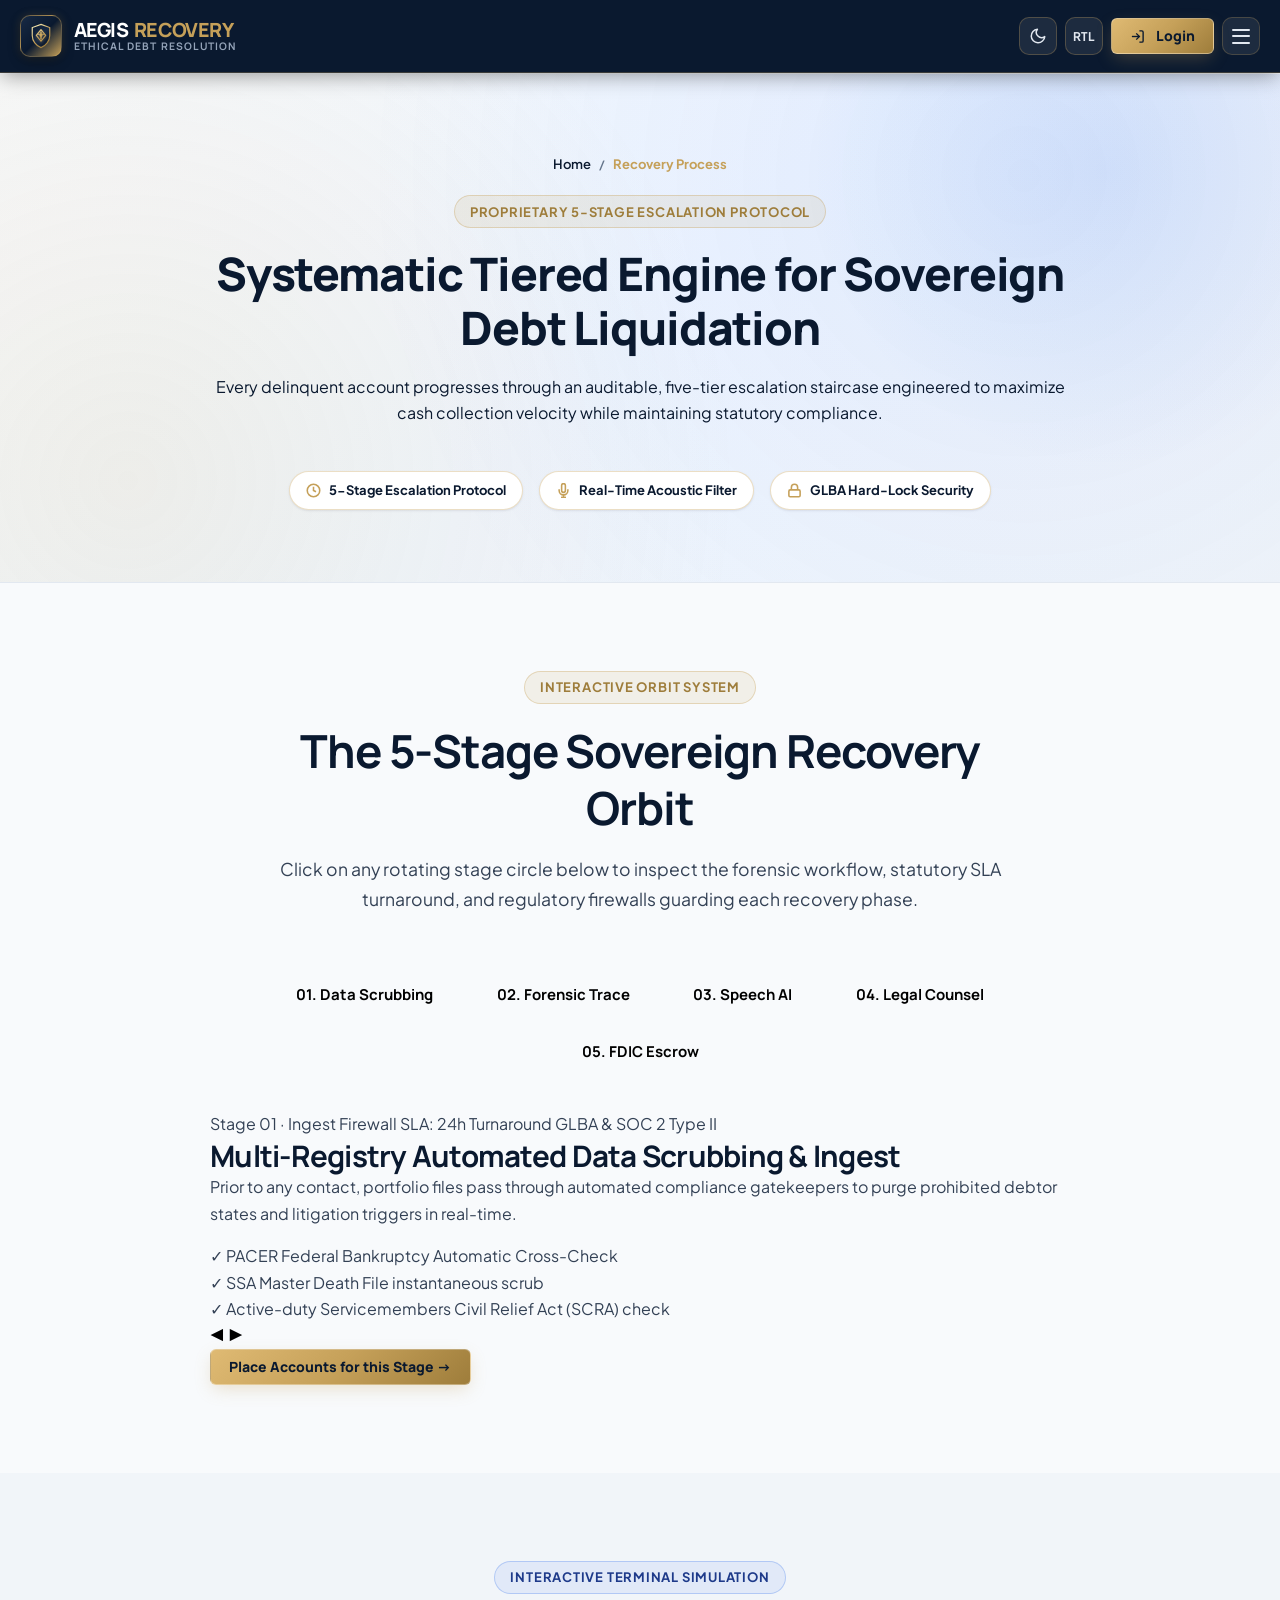
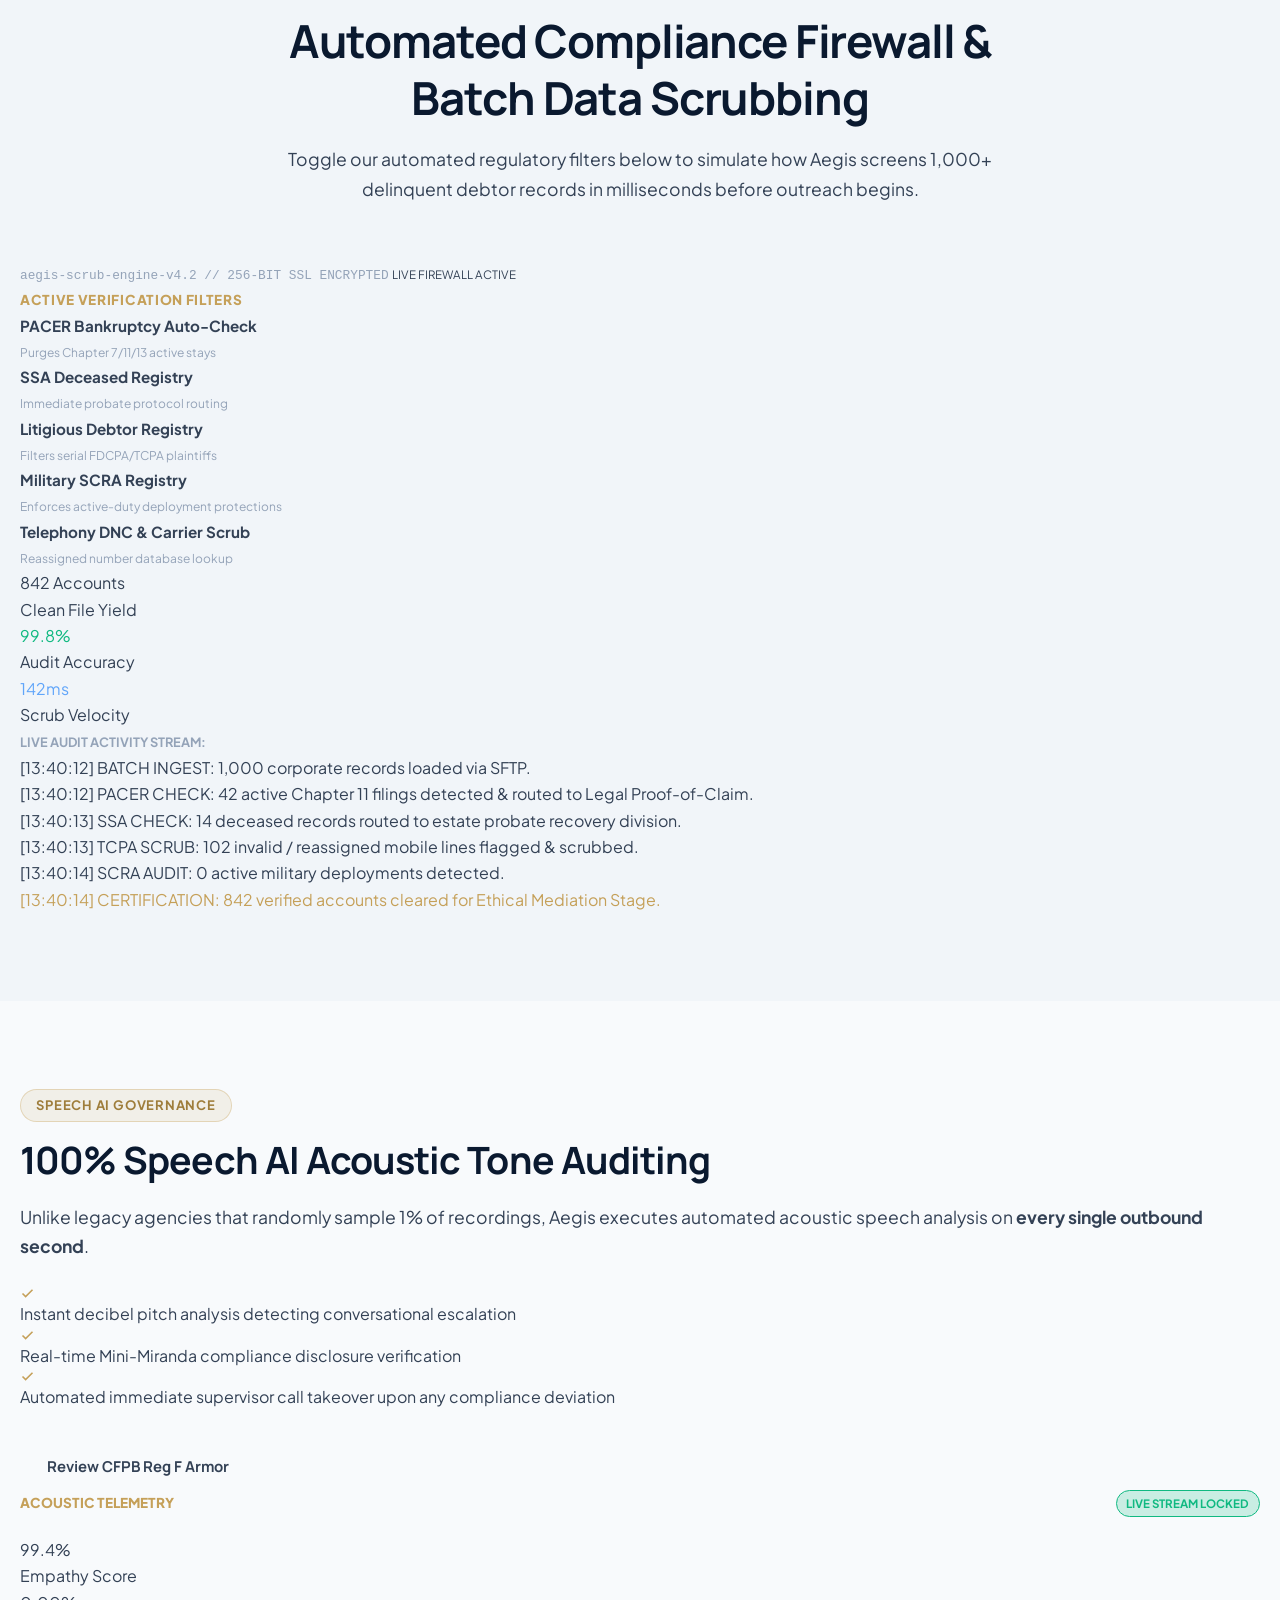
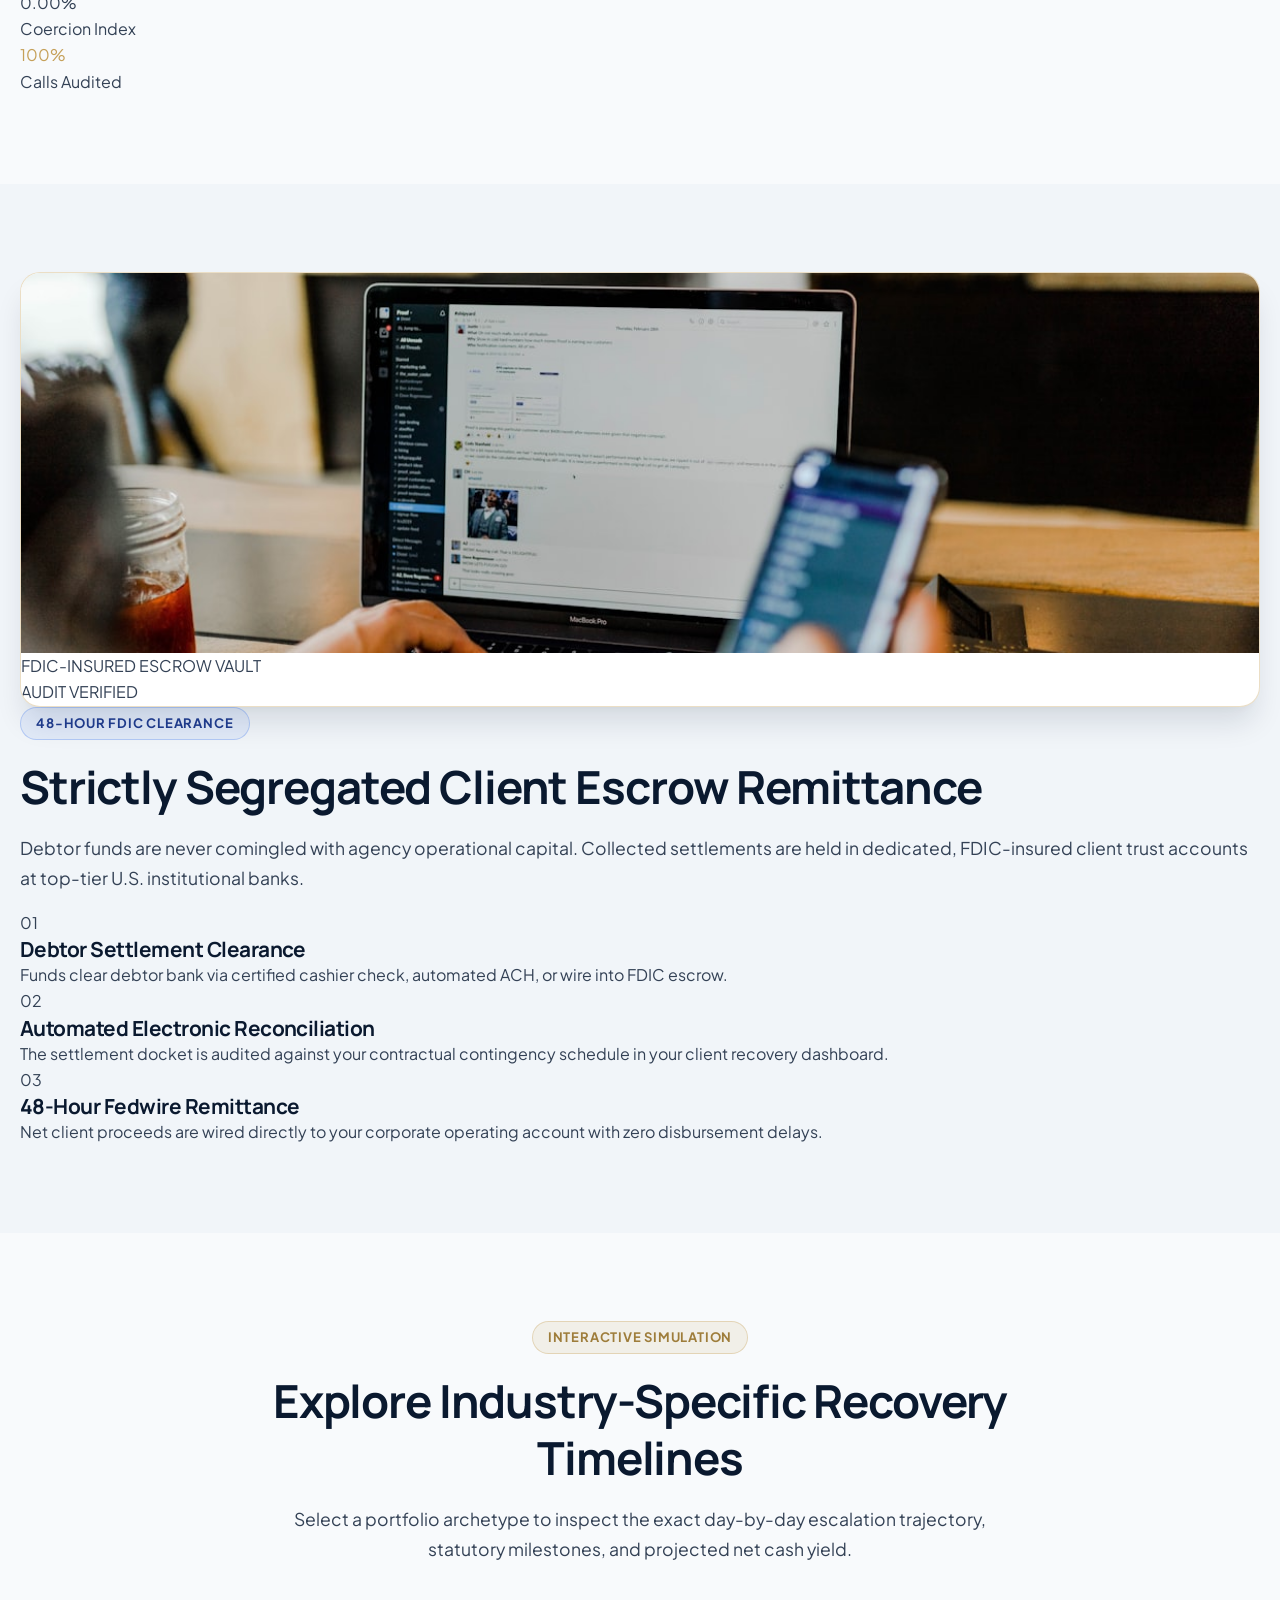
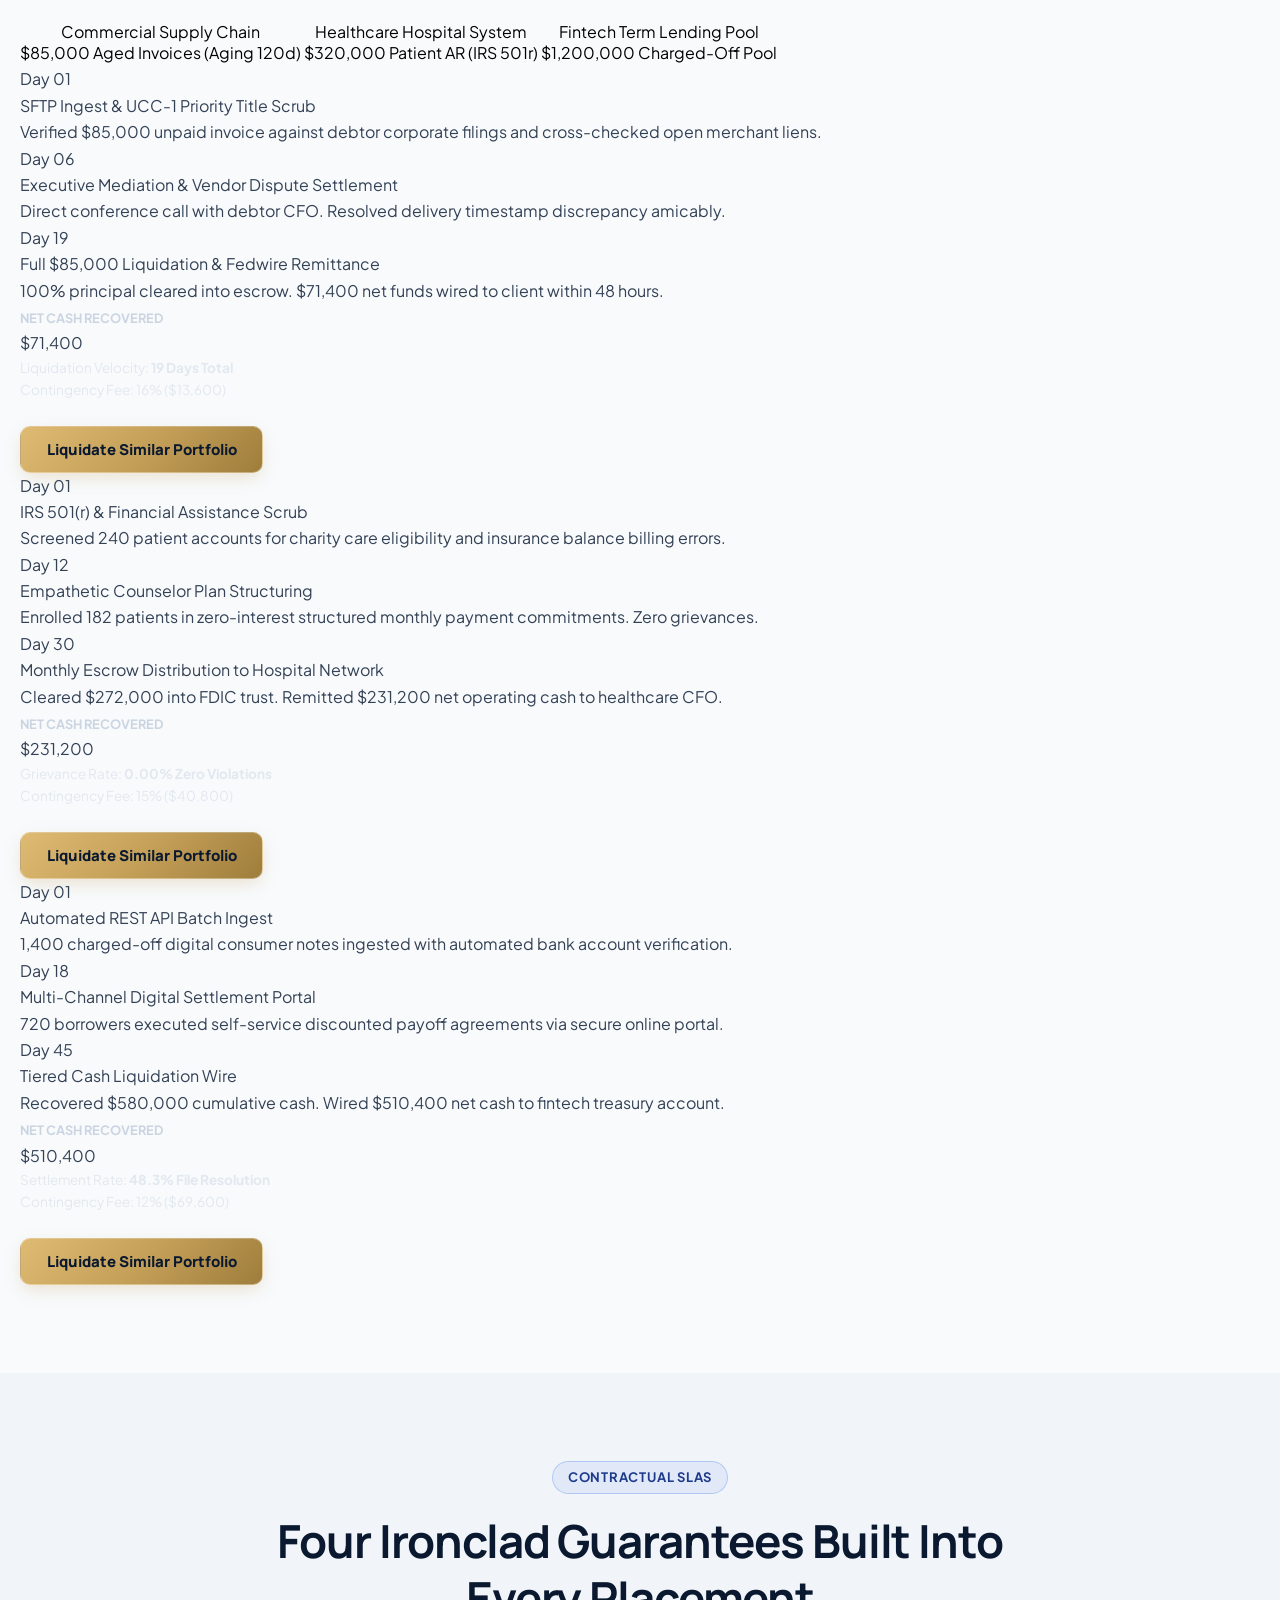
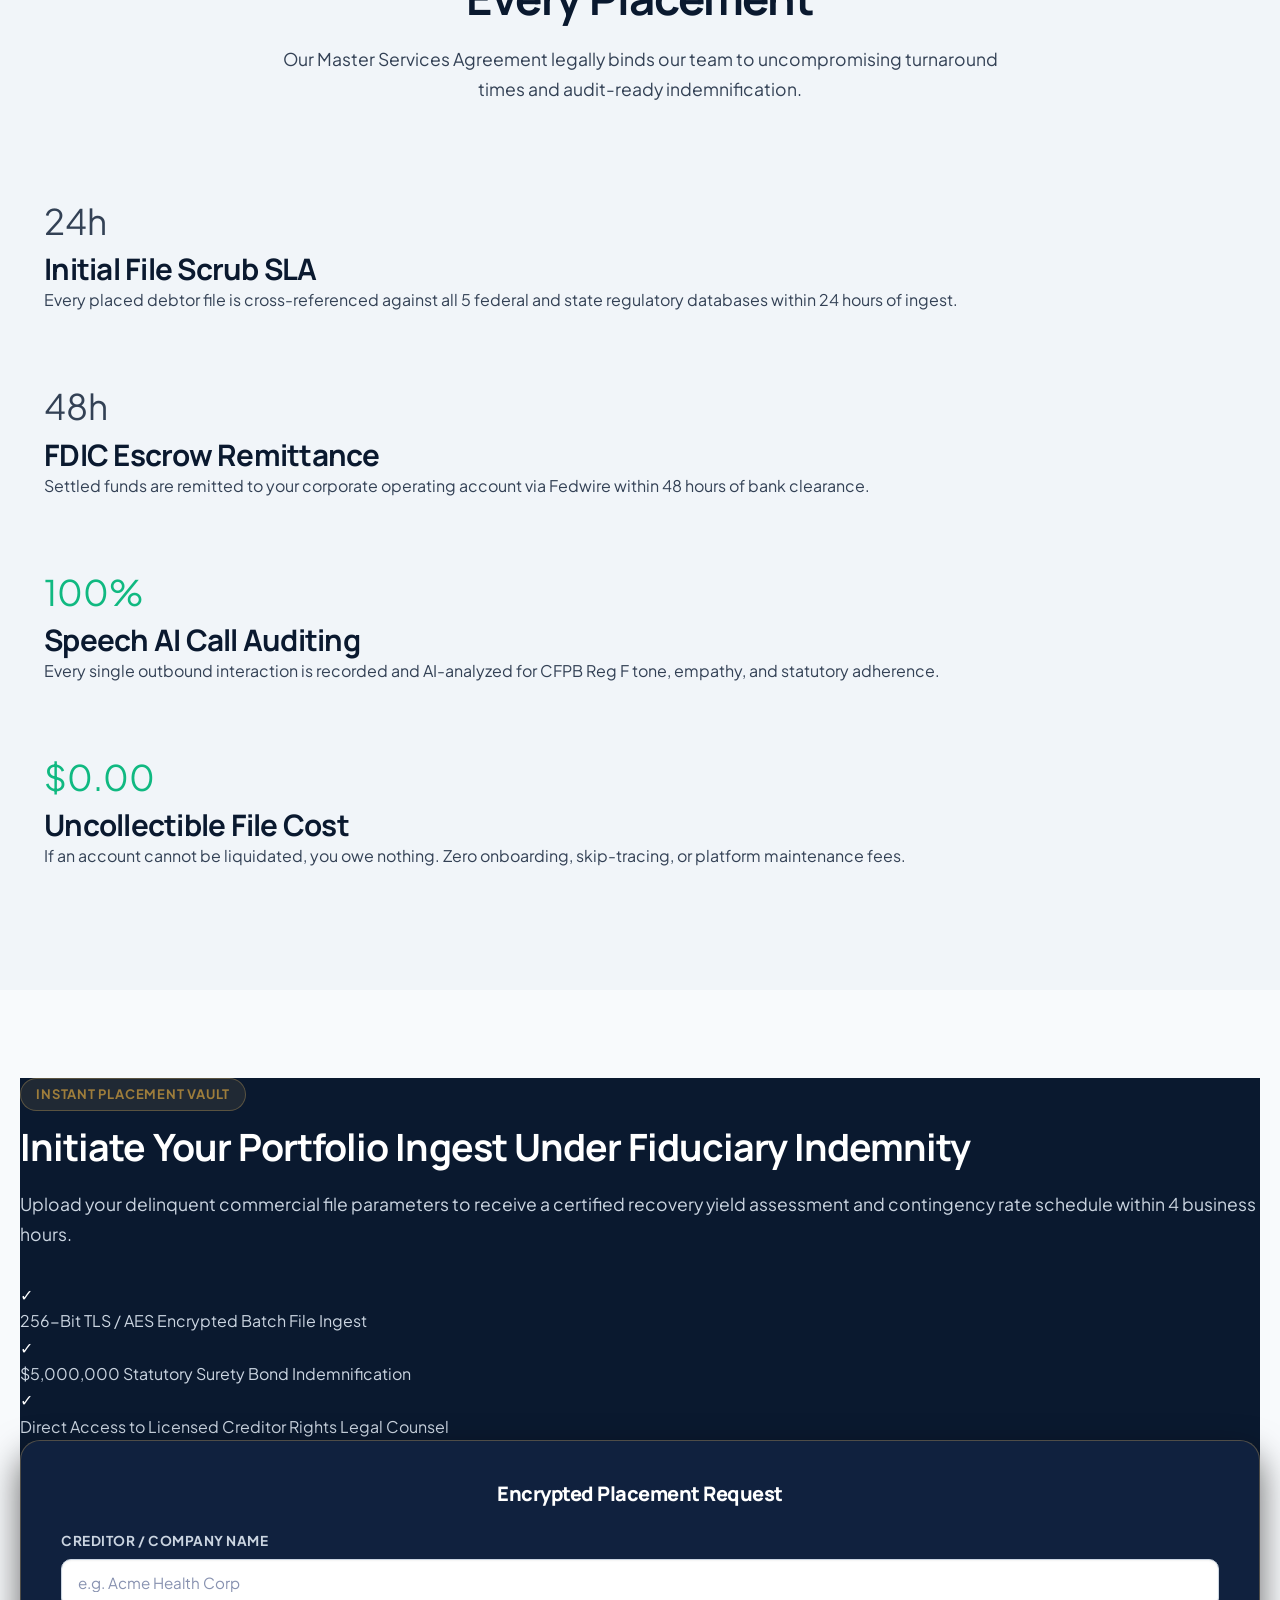
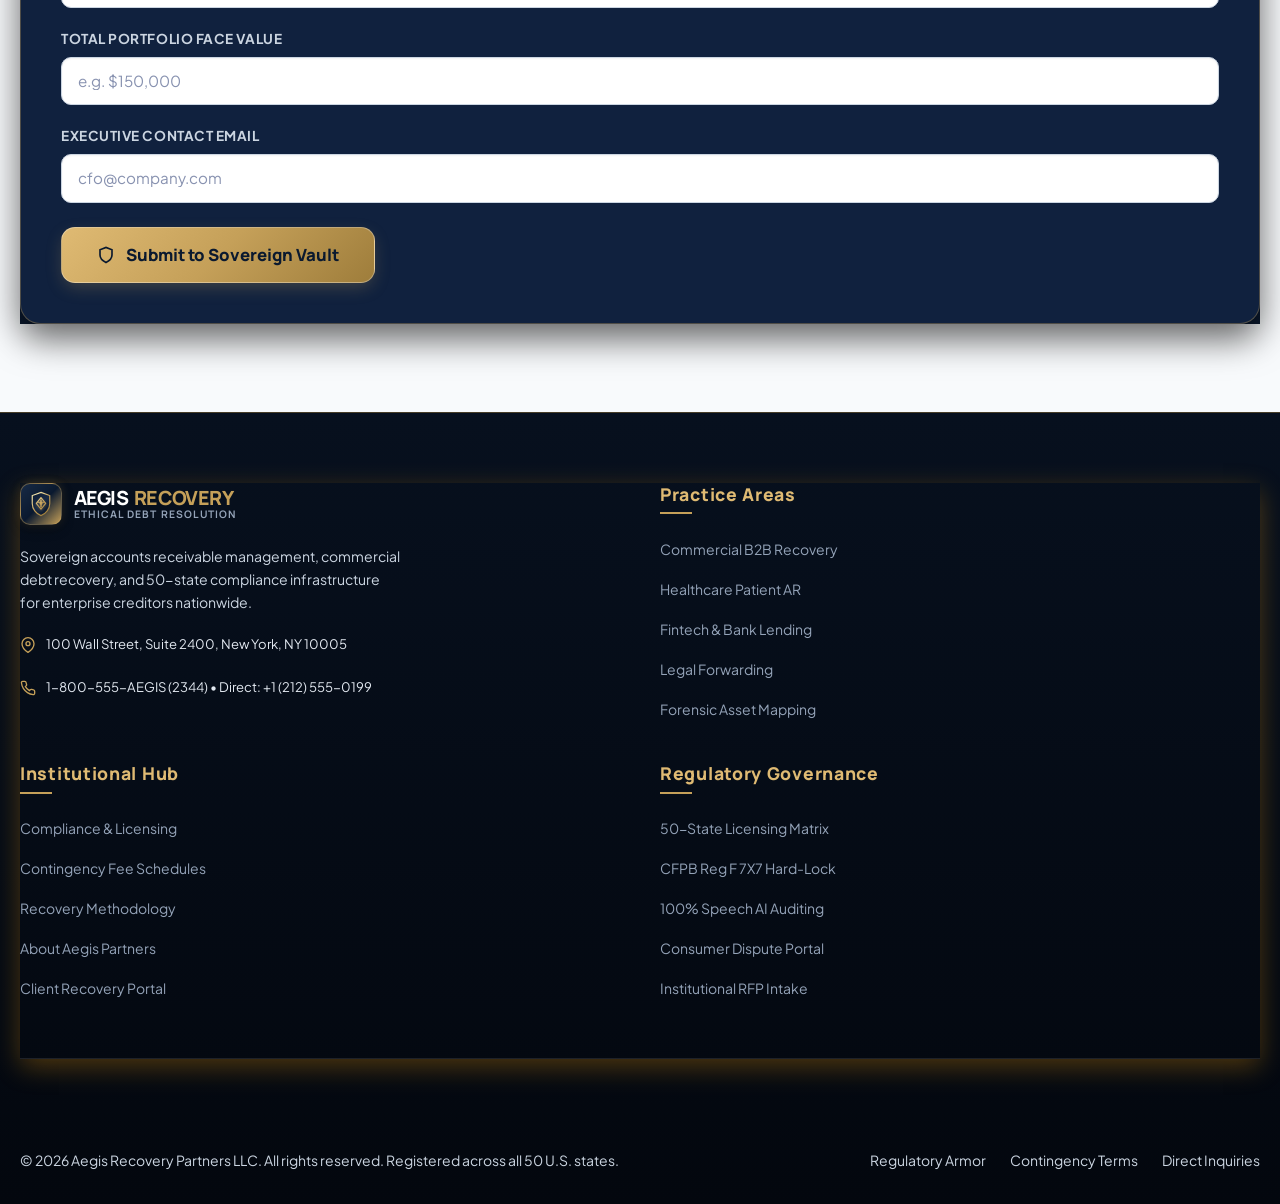
<file: recovery-process.html>
<!DOCTYPE html>
<html lang="en" data-theme="light" dir="ltr">
<head>
  <meta charset="UTF-8">
  <meta name="viewport" content="width=device-width, initial-scale=1.0">
  <meta name="description" content="Aegis Recovery Partners — 5-Stage Ethical Debt Recovery Methodology. From 256-bit encrypted data scrubbing and forensic asset mapping to 100% speech AI acoustic auditing and 48-hour FDIC escrow remittance.">
  <title>Recovery Methodology &amp; Process | Aegis Recovery Partners</title>

  <!-- Favicon -->
  <link rel="icon" type="image/svg+xml" href="assets/images/icons/favicon.svg">

  <link rel="stylesheet" href="assets/css/style.css?v=106">
  <link rel="stylesheet" href="assets/css/responsive.css?v=106">
  <script>
    window.toggleMobileMenu = function(e) {
      if (e) {
        if (e.preventDefault) e.preventDefault();
        if (e.stopPropagation) e.stopPropagation();
      }
      var drawer = document.getElementById('mobileDrawer');
      var overlay = document.getElementById('mobileOverlay') || document.getElementById('drawerOverlay');
      var hamburgers = document.querySelectorAll('.hamburger-btn, #hamburgerBtn');
      if (!drawer) return;

      var isOpen = drawer.classList.contains('is-open') || drawer.classList.contains('active');
      if (isOpen) {
        drawer.classList.remove('is-open', 'active');
        if (overlay) overlay.classList.remove('is-open', 'active');
        hamburgers.forEach(function(btn) {
          btn.classList.remove('is-active', 'active');
          btn.setAttribute('aria-expanded', 'false');
        });
        document.body.classList.remove('menu-open');
      } else {
        drawer.classList.add('is-open', 'active');
        if (overlay) overlay.classList.add('is-open', 'active');
        hamburgers.forEach(function(btn) {
          btn.classList.add('is-active', 'active');
          btn.setAttribute('aria-expanded', 'true');
        });
        document.body.classList.add('menu-open');
      }

      var dropdownTargets = drawer.querySelectorAll('.mobile-nav-item, .has-dropdown, .has-submenu, .mobile-submenu, .mobile-dropdown-toggle');
      dropdownTargets.forEach(function(item) {
        item.classList.remove('is-expanded', 'active', 'show', 'open');
      });
    };
  </script>
</head>
<body>

  <!-- PAGE PRELOADER -->
  <div id="pagePreloader" style="position: fixed; inset: 0; z-index: 999999; background-color: #0A192F; display: flex; flex-direction: column; align-items: center; justify-content: center; gap: 1.25rem;">
    <div class="preloader-spinner-ring"></div>
    <div class="preloader-brand-box">
      <div class="preloader-text-brand">AEGIS <span class="gold-accent">RECOVERY</span></div>
    </div>
    <div class="preloader-bar-track"><div class="preloader-bar-fill"></div></div>
  </div>

  <!-- ==========================================================================
       SITE HEADER & NAVIGATION
       ========================================================================== -->
  <header class="site-header" id="siteHeader">
    <div class="container">
      <nav class="navbar" aria-label="Main Navigation">
        <a href="index.html" class="nav-brand">
          <div class="brand-emblem">
            <img src="assets/images/icons/logo.svg" alt="Aegis Recovery Logo" width="28" height="28">
          </div>
          <div class="brand-text">
            <span class="brand-title">AEGIS <span class="gold-accent">RECOVERY</span></span>
            <span class="brand-subtitle">Ethical Debt Resolution</span>
          </div>
        </a>

        <!-- Desktop Navigation (7 Main Items) -->
        <ul class="nav-menu" id="navMenu">
          <li class="nav-item nav-dropdown">
            <a href="index.html" class="nav-link">
              <span>Home</span>
              <span class="dropdown-arrow">▼</span>
            </a>
            <div class="dropdown-menu">
              <a href="index.html" class="dropdown-item">
                <div class="dropdown-item-content">
                  <span class="dropdown-item-title">Home 1 — Ethical Recovery</span>
                  <span class="dropdown-item-desc">Institutional sovereign compliance</span>
                </div>
              </a>
              <a href="home-2.html" class="dropdown-item">
                <div class="dropdown-item-content">
                  <span class="dropdown-item-title">Home 2 — Recovery Intelligence</span>
                  <span class="dropdown-item-desc">Forensic data-driven collection</span>
                </div>
              </a>
            </div>
          </li>
          <li class="nav-item"><a href="about.html" class="nav-link">About</a></li>
          <li class="nav-item"><a href="services.html" class="nav-link">Services</a></li>
          <li class="nav-item"><a href="compliance.html" class="nav-link">Compliance &amp; Licensing</a></li>
          <li class="nav-item"><a href="pricing.html" class="nav-link">Pricing</a></li>
          <li class="nav-item"><a href="recovery-process.html" class="nav-link active">Recovery Process</a></li>
          <li class="nav-item"><a href="contact.html" class="nav-link">Contact</a></li>
          <li class="nav-item"><a href="dashboard.html" class="nav-link">Dashboard</a></li>
        </ul>

        <!-- Action Controls -->
        <div class="nav-actions">
          <button type="button" class="icon-btn theme-toggle-btn" aria-label="Toggle theme">
            <span class="theme-icon">
              <svg width="17" height="17" viewBox="0 0 24 24" fill="none" stroke="currentColor" stroke-width="2"><path d="M21 12.79A9 9 0 1 1 11.21 3 7 7 0 0 0 21 12.79z"></path></svg>
            </span>
          </button>
          <button type="button" class="icon-btn rtl-toggle-btn" aria-label="Toggle direction">
            <span class="dir-label" style="font-size: 0.75rem; font-weight: 700;">RTL</span>
          </button>
          <a href="login.html" class="btn btn-gold btn-sm">
            <svg width="15" height="15" viewBox="0 0 24 24" fill="none" stroke="currentColor" stroke-width="2.2"><path d="M15 3h4a2 2 0 0 1 2 2v14a2 2 0 0 1-2 2h-4"></path><polyline points="10 17 15 12 10 7"></polyline><line x1="15" y1="12" x2="3" y2="12"></line></svg>
            <span>Login</span>
          </a>
          <button type="button" class="hamburger-btn" id="hamburgerBtn" aria-label="Toggle menu" onclick="toggleMobileMenu(event)">
            <span class="hamburger-line"></span>
            <span class="hamburger-line"></span>
            <span class="hamburger-line"></span>
          </button>
        </div>
      </nav>
    </div>
  </header>

  <!-- Mobile Drawer Navigation -->
  <div class="mobile-overlay" id="mobileOverlay"></div>
  <aside class="mobile-drawer" id="mobileDrawer" aria-label="Mobile Navigation">
    <div class="mobile-drawer-header">
      <a href="index.html" class="nav-brand">
        <div class="brand-emblem" style="width: 38px; height: 38px;">
          <img src="assets/images/icons/logo.svg" alt="Aegis Logo" width="24" height="24">
        </div>
        <div class="brand-text">
          <span class="brand-title" style="font-size: 1.1rem;">AEGIS <span class="gold-accent">RECOVERY</span></span>
        </div>
      </a>
      <button type="button" class="drawer-close-btn" id="drawerCloseBtn" aria-label="Close menu">&times;</button>
    </div>
    <ul class="mobile-nav-list">
      <li class="mobile-nav-item has-dropdown">
        <a href="index.html" class="mobile-nav-link mobile-dropdown-toggle">
          <span>Home</span>
          <span class="mobile-arrow">▼</span>
        </a>
        <div class="mobile-submenu">
          <a href="index.html" class="mobile-submenu-link">Home 1 — Ethical Recovery</a>
          <a href="home-2.html" class="mobile-submenu-link">Home 2 — Recovery Intelligence</a>
        </div>
      </li>
      <li class="mobile-nav-item"><a href="about.html" class="mobile-nav-link">About</a></li>
      <li class="mobile-nav-item"><a href="services.html" class="mobile-nav-link">Services</a></li>
      <li class="mobile-nav-item"><a href="compliance.html" class="mobile-nav-link">Compliance &amp; Licensing</a></li>
      <li class="mobile-nav-item"><a href="pricing.html" class="mobile-nav-link">Pricing</a></li>
      <li class="mobile-nav-item"><a href="recovery-process.html" class="mobile-nav-link active">Recovery Process</a></li>
      <li class="mobile-nav-item"><a href="contact.html" class="mobile-nav-link">Contact</a></li>
      <li class="mobile-nav-item"><a href="dashboard.html" class="mobile-nav-link">Client Dashboard</a></li>
    </ul>
    <div style="padding: 1.5rem; border-top: 1px solid var(--border-color);">
      <a href="login.html" class="btn btn-gold btn-block">Client Portal Login</a>
    </div>
  </aside>

  <!-- ==========================================================================
       MAIN CONTENT: 8 INNOVATIVE RECOVERY PROCESS LAYOUTS
       ========================================================================== -->
  <main id="mainContent" role="main">

    <!-- ==========================================================================
         01 · PAGE HERO — MASTER RECOVERY PROCESS STANDARD
         ========================================================================== -->
    <section class="page-hero" aria-labelledby="processHeroTitle">
      <div class="container">
        <div class="page-hero-content reveal-fade-up">
          <nav class="page-hero-breadcrumbs" aria-label="Breadcrumb">
            <a href="index.html">Home</a>
            <span class="breadcrumb-separator">/</span>
            <span class="breadcrumb-current">Recovery Process</span>
          </nav>
          <span class="section-tag section-tag-gold">Proprietary 5-Stage Escalation Protocol</span>
          <h1 class="page-hero-title" id="processHeroTitle">
            Systematic Tiered Engine for Sovereign Debt Liquidation
          </h1>
          <p class="page-hero-lead">
            Every delinquent account progresses through an auditable, five-tier escalation staircase engineered to maximize cash collection velocity while maintaining statutory compliance.
          </p>
          <div class="hero-badges-row">
            <div class="hero-badge-pill">
              <svg width="15" height="15" viewBox="0 0 24 24" fill="none" stroke="currentColor" stroke-width="2.5"><circle cx="12" cy="12" r="10"/><polyline points="12 6 12 12 16 14"/></svg>
              <span>5-Stage Escalation Protocol</span>
            </div>
            <div class="hero-badge-pill">
              <svg width="15" height="15" viewBox="0 0 24 24" fill="none" stroke="currentColor" stroke-width="2.5"><path d="M12 1a3 3 0 0 0-3 3v8a3 3 0 0 0 6 0V4a3 3 0 0 0-3-3z"/><path d="M19 10v2a7 7 0 0 1-14 0v-2"/><line x1="12" y1="19" x2="12" y2="23"/><line x1="8" y1="23" x2="16" y2="23"/></svg>
              <span>Real-Time Acoustic Filter</span>
            </div>
            <div class="hero-badge-pill">
              <svg width="15" height="15" viewBox="0 0 24 24" fill="none" stroke="currentColor" stroke-width="2.5"><rect x="3" y="11" width="18" height="11" rx="2" ry="2"/><path d="M7 11V7a5 5 0 0 1 10 0v4"/></svg>
              <span>GLBA Hard-Lock Security</span>
            </div>
          </div>
        </div>
      </div>
    </section>

    <!-- ==========================================================================
         02 · ROTATING ORBITAL 5-STAGE RECOVERY SYSTEM
         ========================================================================== -->
    <section class="section" id="orbitalStages" aria-label="Interactive 5-Stage Circular Recovery System">
      <div class="container">
        <div class="section-header reveal-fade-up">
          <span class="section-tag">Interactive Orbit System</span>
          <h2 class="section-title">The 5-Stage Sovereign Recovery Orbit</h2>
          <p class="section-desc">
            Click on any rotating stage circle below to inspect the forensic workflow, statutory SLA turnaround, and regulatory firewalls guarding each recovery phase.
          </p>
        </div>

        <div class="orbital-section-arena" style="display: block !important; max-width: 860px !important; margin: 0 auto !important;">
          
          <!-- Clean 5-Stage Direct Interactive Selector Bar (Replaces Circle Animation) -->
          <div class="stage-selector-bar" style="display: flex; gap: 0.65rem; justify-content: center; flex-wrap: wrap; margin-bottom: 2.25rem;">
            <button type="button" class="btn stage-pill-btn active" data-stage="1">01. Data Scrubbing</button>
            <button type="button" class="btn stage-pill-btn" data-stage="2">02. Forensic Trace</button>
            <button type="button" class="btn stage-pill-btn" data-stage="3">03. Speech AI</button>
            <button type="button" class="btn stage-pill-btn" data-stage="4">04. Legal Counsel</button>
            <button type="button" class="btn stage-pill-btn" data-stage="5">05. FDIC Escrow</button>
          </div>

          <!-- Interactive Stage Inspection HUD Card -->
          <div class="orbital-stage-inspector reveal-fade-up" id="stageInspectorCard" style="max-width: 100% !important;">
            <div class="inspector-header-tags">
              <span class="inspector-stage-tag badge-coral" id="inspectorStageBadge">Stage 01 · Ingest Firewall</span>
              <span class="inspector-sla-chip" id="inspectorSLAChip">SLA: 24h Turnaround</span>
              <span class="inspector-reg-pill" id="inspectorRegPill">GLBA &amp; SOC 2 Type II</span>
            </div>

            <h3 class="inspector-headline" id="inspectorHeadline">Multi-Registry Automated Data Scrubbing &amp; Ingest</h3>
            <p class="inspector-narrative" id="inspectorNarrative">
              Prior to any contact, portfolio files pass through automated compliance gatekeepers to purge prohibited debtor states and litigation triggers in real-time.
            </p>

            <div class="inspector-check-grid" id="inspectorCheckGrid">
              <div class="inspector-check-item">
                <span class="inspector-check-icon">✓</span>
                <span class="inspector-check-text">PACER Federal Bankruptcy Automatic Cross-Check</span>
              </div>
              <div class="inspector-check-item">
                <span class="inspector-check-icon">✓</span>
                <span class="inspector-check-text">SSA Master Death File instantaneous scrub</span>
              </div>
              <div class="inspector-check-item">
                <span class="inspector-check-icon">✓</span>
                <span class="inspector-check-text">Active-duty Servicemembers Civil Relief Act (SCRA) check</span>
              </div>
            </div>

            <div class="inspector-controls-row">
              <div class="orbit-nav-btn-group">
                <button type="button" class="orbit-nav-btn" id="orbitPrevBtn" aria-label="Previous Stage">◀</button>
                <button type="button" class="orbit-nav-btn" id="orbitNextBtn" aria-label="Next Stage">▶</button>
              </div>
              <a href="contact.html" class="btn btn-gold btn-sm">Place Accounts for this Stage →</a>
            </div>
          </div>
        </div>
      </div>
    </section>

    <!-- ==========================================================================
         03 · FORENSIC DATA SCRUBBING CONSOLE (LIVE SIMULATION WITH TOGGLES)
         ========================================================================== -->
    <section class="section" id="dataScrubbing" style="background-color: var(--bg-surface-alt);" aria-label="Forensic Data Scrubbing">
      <div class="container">
        <div class="section-header reveal-fade-up">
          <span class="section-tag section-tag-sapphire">Interactive Terminal Simulation</span>
          <h2 class="section-title">Automated Compliance Firewall &amp; Batch Data Scrubbing</h2>
          <p class="section-desc">
            Toggle our automated regulatory filters below to simulate how Aegis screens 1,000+ delinquent debtor records in milliseconds before outreach begins.
          </p>
        </div>

        <div class="scrub-terminal-console reveal-fade-up">
          <!-- Terminal Topbar -->
          <div class="scrub-console-topbar">
            <div class="scrub-traffic-lights">
              <span class="traffic-dot dot-red"></span>
              <span class="traffic-dot dot-yellow"></span>
              <span class="traffic-dot dot-green"></span>
            </div>
            <span style="font-size: 0.8rem; color: #94A3B8; font-family: monospace;">aegis-scrub-engine-v4.2 // 256-BIT SSL ENCRYPTED</span>
            <span class="badge badge-gold" style="font-size: 0.72rem;">LIVE FIREWALL ACTIVE</span>
          </div>

          <!-- Dual Pane Grid -->
          <div class="scrub-console-grid">
            <!-- Left: Filter Toggles -->
            <div class="scrub-control-pane">
              <span style="font-size: 0.85rem; font-weight: 800; color: var(--color-accent); text-transform: uppercase; letter-spacing: 0.05em;">
                Active Verification Filters
              </span>

              <div class="scrub-filter-toggle active">
                <div>
                  <span style="font-weight: 700; font-size: 0.95rem; display: block;">PACER Bankruptcy Auto-Check</span>
                  <small style="color: #94A3B8; font-size: 0.75rem;">Purges Chapter 7/11/13 active stays</small>
                </div>
                <div class="scrub-toggle-switch"></div>
              </div>

              <div class="scrub-filter-toggle active">
                <div>
                  <span style="font-weight: 700; font-size: 0.95rem; display: block;">SSA Deceased Registry</span>
                  <small style="color: #94A3B8; font-size: 0.75rem;">Immediate probate protocol routing</small>
                </div>
                <div class="scrub-toggle-switch"></div>
              </div>

              <div class="scrub-filter-toggle active">
                <div>
                  <span style="font-weight: 700; font-size: 0.95rem; display: block;">Litigious Debtor Registry</span>
                  <small style="color: #94A3B8; font-size: 0.75rem;">Filters serial FDCPA/TCPA plaintiffs</small>
                </div>
                <div class="scrub-toggle-switch"></div>
              </div>

              <div class="scrub-filter-toggle active">
                <div>
                  <span style="font-weight: 700; font-size: 0.95rem; display: block;">Military SCRA Registry</span>
                  <small style="color: #94A3B8; font-size: 0.75rem;">Enforces active-duty deployment protections</small>
                </div>
                <div class="scrub-toggle-switch"></div>
              </div>

              <div class="scrub-filter-toggle active">
                <div>
                  <span style="font-weight: 700; font-size: 0.95rem; display: block;">Telephony DNC &amp; Carrier Scrub</span>
                  <small style="color: #94A3B8; font-size: 0.75rem;">Reassigned number database lookup</small>
                </div>
                <div class="scrub-toggle-switch"></div>
              </div>
            </div>

            <!-- Right: Real-Time Telemetry Monitor -->
            <div class="scrub-monitor-pane">
              <div class="scrub-stats-ribbon">
                <div class="scrub-stat-pod">
                  <div class="scrub-stat-digit" data-scrub-passed>842 Accounts</div>
                  <div class="scrub-stat-name">Clean File Yield</div>
                </div>
                <div class="scrub-stat-pod">
                  <div class="scrub-stat-digit" style="color: #10B981;" data-scrub-accuracy>99.8%</div>
                  <div class="scrub-stat-name">Audit Accuracy</div>
                </div>
                <div class="scrub-stat-pod">
                  <div class="scrub-stat-digit" style="color: #60A5FA;">142ms</div>
                  <div class="scrub-stat-name">Scrub Velocity</div>
                </div>
              </div>

              <span style="font-size: 0.8rem; font-weight: 700; color: #94A3B8; text-transform: uppercase; margin-bottom: 0.65rem;">
                Live Audit Activity Stream:
              </span>
              <div class="scrub-feed-logs">
                <div>[13:40:12] BATCH INGEST: 1,000 corporate records loaded via SFTP.</div>
                <div>[13:40:12] PACER CHECK: 42 active Chapter 11 filings detected &amp; routed to Legal Proof-of-Claim.</div>
                <div>[13:40:13] SSA CHECK: 14 deceased records routed to estate probate recovery division.</div>
                <div>[13:40:13] TCPA SCRUB: 102 invalid / reassigned mobile lines flagged &amp; scrubbed.</div>
                <div>[13:40:14] SCRA AUDIT: 0 active military deployments detected.</div>
                <div style="color: var(--color-accent);">[13:40:14] CERTIFICATION: 842 verified accounts cleared for Ethical Mediation Stage.</div>
              </div>
            </div>
          </div>
        </div>
      </div>
    </section>

    <!-- ==========================================================================
         04 · ACOUSTIC AI & CFPB REG F SOUNDSTAGE VISUALIZER
         ========================================================================== -->
    <section class="section" id="acousticSoundstage" aria-label="Speech AI Soundstage">
      <div class="container">
        <div class="soundstage-arena reveal-fade-up">
          <div>
            <span class="section-tag section-tag-gold" style="margin-bottom: 0.85rem;">Speech AI Governance</span>
            <h2 class="section-title" style="font-size: 2.35rem; margin-bottom: 1.25rem;">
              100% Speech AI Acoustic Tone Auditing
            </h2>
            <p class="section-desc" style="margin-bottom: 1.5rem;">
              Unlike legacy agencies that randomly sample 1% of recordings, Aegis executes automated acoustic speech analysis on <b>every single outbound second</b>.
            </p>
            <ul class="helix-check-list" style="margin-bottom: 2rem;">
              <li class="helix-check-item"><svg width="15" height="15" viewBox="0 0 24 24" fill="none" stroke="var(--color-accent)" stroke-width="2.5"><polyline points="20 6 9 17 4 12"></polyline></svg> Instant decibel pitch analysis detecting conversational escalation</li>
              <li class="helix-check-item"><svg width="15" height="15" viewBox="0 0 24 24" fill="none" stroke="var(--color-accent)" stroke-width="2.5"><polyline points="20 6 9 17 4 12"></polyline></svg> Real-time Mini-Miranda compliance disclosure verification</li>
              <li class="helix-check-item"><svg width="15" height="15" viewBox="0 0 24 24" fill="none" stroke="var(--color-accent)" stroke-width="2.5"><polyline points="20 6 9 17 4 12"></polyline></svg> Automated immediate supervisor call takeover upon any compliance deviation</li>
            </ul>
            <a href="compliance.html" class="btn btn-sapphire">Review CFPB Reg F Armor</a>
          </div>

          <!-- Live Audio Waveform Box -->
          <div class="soundstage-visualizer-box">
            <div style="display: flex; justify-content: space-between; align-items: center; margin-bottom: 1.25rem;">
              <span style="font-size: 0.85rem; font-weight: 800; color: var(--color-accent);">ACOUSTIC TELEMETRY</span>
              <span style="font-size: 0.72rem; background: rgba(16, 185, 129, 0.2); border: 1px solid #10B981; color: #10B981; padding: 0.2rem 0.6rem; border-radius: var(--radius-full); font-weight: 700;">
                LIVE STREAM LOCKED
              </span>
            </div>

            <!-- Dynamic Animated Waveform Bars -->
            <div class="waveform-display-bar">
              <div class="wave-bar"></div>
              <div class="wave-bar"></div>
              <div class="wave-bar"></div>
              <div class="wave-bar"></div>
              <div class="wave-bar"></div>
              <div class="wave-bar"></div>
              <div class="wave-bar"></div>
              <div class="wave-bar"></div>
              <div class="wave-bar"></div>
              <div class="wave-bar"></div>
              <div class="wave-bar"></div>
              <div class="wave-bar"></div>
              <div class="wave-bar"></div>
              <div class="wave-bar"></div>
              <div class="wave-bar"></div>
              <div class="wave-bar"></div>
              <div class="wave-bar"></div>
              <div class="wave-bar"></div>
              <div class="wave-bar"></div>
              <div class="wave-bar"></div>
            </div>

            <div class="soundstage-metrics-row">
              <div>
                <div class="sound-meter-val">99.4%</div>
                <div class="sound-meter-lbl">Empathy Score</div>
              </div>
              <div>
                <div class="sound-meter-val">0.00%</div>
                <div class="sound-meter-lbl">Coercion Index</div>
              </div>
              <div>
                <div class="sound-meter-val" style="color: var(--color-accent);">100%</div>
                <div class="sound-meter-lbl">Calls Audited</div>
              </div>
            </div>
          </div>
        </div>
      </div>
    </section>

    <!-- ==========================================================================
         05 · PRE-LITIGATION & SEGREGATED ESCROW CLEARANCE TIMELINE
         ========================================================================== -->
    <section class="section" id="escrowRemittance" style="background-color: var(--bg-surface-alt);" aria-label="Escrow Remittance Pipeline">
      <div class="container">
        <div class="escrow-split-grid">
          <div class="reveal-fade-right">
            <figure class="hero-image-frame escrow-visual-frame">
              <img src="assets/images/sections/process-wire-escrow.jpg" alt="Institutional Wire Escrow Settlement Room" width="600" height="440" loading="lazy">
              <div class="escrow-badge-overlay">
                <div class="escrow-badge-left">
                  <span class="beacon-pulse-dot"></span>
                  <span class="escrow-badge-title">FDIC-INSURED ESCROW VAULT</span>
                </div>
                <span class="escrow-badge-status">AUDIT VERIFIED</span>
              </div>
            </figure>
          </div>

          <div class="reveal-fade-left">
            <span class="section-tag section-tag-sapphire">48-Hour FDIC Clearance</span>
            <h2 class="section-title">Strictly Segregated Client Escrow Remittance</h2>
            <p class="section-desc">
              Debtor funds are never comingled with agency operational capital. Collected settlements are held in dedicated, FDIC-insured client trust accounts at top-tier U.S. institutional banks.
            </p>

            <div class="escrow-cards-timeline">
              <div class="escrow-step-item">
                <div class="escrow-step-badge">01</div>
                <div>
                  <h4 class="escrow-step-title">Debtor Settlement Clearance</h4>
                  <p class="escrow-step-desc">Funds clear debtor bank via certified cashier check, automated ACH, or wire into FDIC escrow.</p>
                </div>
              </div>

              <div class="escrow-step-item">
                <div class="escrow-step-badge">02</div>
                <div>
                  <h4 class="escrow-step-title">Automated Electronic Reconciliation</h4>
                  <p class="escrow-step-desc">The settlement docket is audited against your contractual contingency schedule in your client recovery dashboard.</p>
                </div>
              </div>

              <div class="escrow-step-item">
                <div class="escrow-step-badge">03</div>
                <div>
                  <h4 class="escrow-step-title">48-Hour Fedwire Remittance</h4>
                  <p class="escrow-step-desc">Net client proceeds are wired directly to your corporate operating account with zero disbursement delays.</p>
                </div>
              </div>
            </div>
          </div>
        </div>
      </div>
    </section>

    <!-- ==========================================================================
         06 · INTERACTIVE DEBT LIQUIDATION SCENARIO SIMULATOR
         ========================================================================== -->
    <section class="section" id="scenarioSimulator" aria-label="Scenario Simulator">
      <div class="container">
        <div class="section-header reveal-fade-up">
          <span class="section-tag">Interactive Simulation</span>
          <h2 class="section-title">Explore Industry-Specific Recovery Timelines</h2>
          <p class="section-desc">
            Select a portfolio archetype to inspect the exact day-by-day escalation trajectory, statutory milestones, and projected net cash yield.
          </p>
        </div>

        <div class="scenario-sim-box reveal-fade-up">
          <!-- Scenario Nav Tabs -->
          <div class="scenario-nav-tabs">
            <button type="button" class="scenario-tab-btn active" data-scenario-target="scenarioCommercial">
              <div class="scenario-tab-title">Commercial Supply Chain</div>
              <div class="scenario-tab-sub">$85,000 Aged Invoices (Aging 120d)</div>
            </button>
            <button type="button" class="scenario-tab-btn" data-scenario-target="scenarioHealthcare">
              <div class="scenario-tab-title">Healthcare Hospital System</div>
              <div class="scenario-tab-sub">$320,000 Patient AR (IRS 501r)</div>
            </button>
            <button type="button" class="scenario-tab-btn" data-scenario-target="scenarioFintech">
              <div class="scenario-tab-title">Fintech Term Lending Pool</div>
              <div class="scenario-tab-sub">$1,200,000 Charged-Off Pool</div>
            </button>
          </div>

          <!-- Scenario 1: Commercial -->
          <div class="scenario-pane active" id="scenarioCommercial">
            <div class="scenario-timeline-track">
              <div class="scenario-action-node">
                <div class="action-day-badge">Day 01</div>
                <div>
                  <div class="action-text-main">SFTP Ingest &amp; UCC-1 Priority Title Scrub</div>
                  <div class="action-text-desc">Verified $85,000 unpaid invoice against debtor corporate filings and cross-checked open merchant liens.</div>
                </div>
              </div>
              <div class="scenario-action-node">
                <div class="action-day-badge">Day 06</div>
                <div>
                  <div class="action-text-main">Executive Mediation &amp; Vendor Dispute Settlement</div>
                  <div class="action-text-desc">Direct conference call with debtor CFO. Resolved delivery timestamp discrepancy amicably.</div>
                </div>
              </div>
              <div class="scenario-action-node">
                <div class="action-day-badge">Day 19</div>
                <div>
                  <div class="action-text-main">Full $85,000 Liquidation &amp; Fedwire Remittance</div>
                  <div class="action-text-desc">100% principal cleared into escrow. $71,400 net funds wired to client within 48 hours.</div>
                </div>
              </div>
            </div>

            <div class="scenario-yield-card">
              <span style="font-size: 0.8rem; color: #CBD5E1; font-weight: 700; text-transform: uppercase;">Net Cash Recovered</span>
              <div class="scenario-cash-big">$71,400</div>
              <div style="font-size: 0.85rem; color: #E2E8F0; margin-bottom: 1.5rem;">
                Liquidation Velocity: <b>19 Days Total</b><br>Contingency Fee: 16% ($13,600)
              </div>
              <a href="contact.html" class="btn btn-gold btn-block">Liquidate Similar Portfolio</a>
            </div>
          </div>

          <!-- Scenario 2: Healthcare -->
          <div class="scenario-pane" id="scenarioHealthcare">
            <div class="scenario-timeline-track">
              <div class="scenario-action-node">
                <div class="action-day-badge">Day 01</div>
                <div>
                  <div class="action-text-main">IRS 501(r) &amp; Financial Assistance Scrub</div>
                  <div class="action-text-desc">Screened 240 patient accounts for charity care eligibility and insurance balance billing errors.</div>
                </div>
              </div>
              <div class="scenario-action-node">
                <div class="action-day-badge">Day 12</div>
                <div>
                  <div class="action-text-main">Empathetic Counselor Plan Structuring</div>
                  <div class="action-text-desc">Enrolled 182 patients in zero-interest structured monthly payment commitments. Zero grievances.</div>
                </div>
              </div>
              <div class="scenario-action-node">
                <div class="action-day-badge">Day 30</div>
                <div>
                  <div class="action-text-main">Monthly Escrow Distribution to Hospital Network</div>
                  <div class="action-text-desc">Cleared $272,000 into FDIC trust. Remitted $231,200 net operating cash to healthcare CFO.</div>
                </div>
              </div>
            </div>

            <div class="scenario-yield-card">
              <span style="font-size: 0.8rem; color: #CBD5E1; font-weight: 700; text-transform: uppercase;">Net Cash Recovered</span>
              <div class="scenario-cash-big">$231,200</div>
              <div style="font-size: 0.85rem; color: #E2E8F0; margin-bottom: 1.5rem;">
                Grievance Rate: <b>0.00% Zero Violations</b><br>Contingency Fee: 15% ($40,800)
              </div>
              <a href="contact.html" class="btn btn-gold btn-block">Liquidate Similar Portfolio</a>
            </div>
          </div>

          <!-- Scenario 3: Fintech -->
          <div class="scenario-pane" id="scenarioFintech">
            <div class="scenario-timeline-track">
              <div class="scenario-action-node">
                <div class="action-day-badge">Day 01</div>
                <div>
                  <div class="action-text-main">Automated REST API Batch Ingest</div>
                  <div class="action-text-desc">1,400 charged-off digital consumer notes ingested with automated bank account verification.</div>
                </div>
              </div>
              <div class="scenario-action-node">
                <div class="action-day-badge">Day 18</div>
                <div>
                  <div class="action-text-main">Multi-Channel Digital Settlement Portal</div>
                  <div class="action-text-desc">720 borrowers executed self-service discounted payoff agreements via secure online portal.</div>
                </div>
              </div>
              <div class="scenario-action-node">
                <div class="action-day-badge">Day 45</div>
                <div>
                  <div class="action-text-main">Tiered Cash Liquidation Wire</div>
                  <div class="action-text-desc">Recovered $580,000 cumulative cash. Wired $510,400 net cash to fintech treasury account.</div>
                </div>
              </div>
            </div>

            <div class="scenario-yield-card">
              <span style="font-size: 0.8rem; color: #CBD5E1; font-weight: 700; text-transform: uppercase;">Net Cash Recovered</span>
              <div class="scenario-cash-big">$510,400</div>
              <div style="font-size: 0.85rem; color: #E2E8F0; margin-bottom: 1.5rem;">
                Settlement Rate: <b>48.3% File Resolution</b><br>Contingency Fee: 12% ($69,600)
              </div>
              <a href="contact.html" class="btn btn-gold btn-block">Liquidate Similar Portfolio</a>
            </div>
          </div>
        </div>
      </div>
    </section>

    <!-- ==========================================================================
         07 · 4-QUADRANT INSTITUTIONAL SLA & FIDUCIARY COMMITMENTS
         ========================================================================== -->
    <section class="section" id="slaGuarantees" style="background-color: var(--bg-surface-alt);" aria-label="Institutional SLAs">
      <div class="container">
        <div class="section-header reveal-fade-up">
          <span class="section-tag section-tag-sapphire">Contractual SLAs</span>
          <h2 class="section-title">Four Ironclad Guarantees Built Into Every Placement</h2>
          <p class="section-desc">
            Our Master Services Agreement legally binds our team to uncompromising turnaround times and audit-ready indemnification.
          </p>
        </div>

        <div class="sla-quadrant-grid reveal-fade-up">
          <article class="sla-quad-card">
            <div class="sla-big-num">24h</div>
            <h3 class="sla-card-title">Initial File Scrub SLA</h3>
            <p class="sla-card-desc">Every placed debtor file is cross-referenced against all 5 federal and state regulatory databases within 24 hours of ingest.</p>
          </article>

          <article class="sla-quad-card">
            <div class="sla-big-num">48h</div>
            <h3 class="sla-card-title">FDIC Escrow Remittance</h3>
            <p class="sla-card-desc">Settled funds are remitted to your corporate operating account via Fedwire within 48 hours of bank clearance.</p>
          </article>

          <article class="sla-quad-card">
            <div class="sla-big-num" style="color: #10B981;">100%</div>
            <h3 class="sla-card-title">Speech AI Call Auditing</h3>
            <p class="sla-card-desc">Every single outbound interaction is recorded and AI-analyzed for CFPB Reg F tone, empathy, and statutory adherence.</p>
          </article>

          <article class="sla-quad-card">
            <div class="sla-big-num" style="color: #10B981;">$0.00</div>
            <h3 class="sla-card-title">Uncollectible File Cost</h3>
            <p class="sla-card-desc">If an account cannot be liquidated, you owe nothing. Zero onboarding, skip-tracing, or platform maintenance fees.</p>
          </article>
        </div>
      </div>
    </section>

    <!-- ==========================================================================
         08 · HIGH-SECURITY CONVERSION INTAKE VAULT
         ========================================================================== -->
    <section class="section" id="processVault" aria-label="Secure Placement Vault">
      <div class="container">
        <div class="intake-vault-arena reveal-fade-up">
          <div>
            <span class="section-tag section-tag-gold" style="margin-bottom: 0.75rem;">Instant Placement Vault</span>
            <h2 class="section-title" style="color: #FFFFFF; font-size: 2.35rem; margin-bottom: 1.25rem;">
              Initiate Your Portfolio Ingest Under Fiduciary Indemnity
            </h2>
            <p class="section-desc" style="color: #CBD5E1; margin-bottom: 2rem;">
              Upload your delinquent commercial file parameters to receive a certified recovery yield assessment and contingency rate schedule within 4 business hours.
            </p>

            <div class="vault-features-list">
              <div class="vault-feature-item">
                <div class="vault-feature-icon">✓</div>
                <span>256-Bit TLS / AES Encrypted Batch File Ingest</span>
              </div>
              <div class="vault-feature-item">
                <div class="vault-feature-icon">✓</div>
                <span>$5,000,000 Statutory Surety Bond Indemnification</span>
              </div>
              <div class="vault-feature-item">
                <div class="vault-feature-icon">✓</div>
                <span>Direct Access to Licensed Creditor Rights Legal Counsel</span>
              </div>
            </div>
          </div>

          <!-- High-Security Intake Form -->
          <div class="intake-form-box" style="background: rgba(17, 34, 64, 0.95); border: 1px solid var(--border-gold); border-radius: var(--radius-xl); padding: 2.5rem; box-shadow: 0 15px 35px rgba(0, 0, 0, 0.6);">
            <h3 style="font-family: var(--font-heading); font-size: 1.25rem; font-weight: 800; color: #FFFFFF; margin-bottom: 1.5rem; text-align: center;">
              Encrypted Placement Request
            </h3>
            <form action="contact.html" method="GET" class="intake-form">
              <div class="form-group" style="margin-bottom: 1.25rem;">
                <label for="vaultCompany" class="form-label" style="color: #CBD5E1; font-weight: 700; font-size: 0.85rem; margin-bottom: 0.4rem; display: block;">Creditor / Company Name</label>
                <input type="text" id="vaultCompany" name="company" class="form-control" placeholder="e.g. Acme Health Corp" required style="width: 100%; padding: 0.85rem 1rem; border-radius: var(--radius-md); border: 1px solid rgba(197, 160, 89, 0.4); background: rgba(10, 25, 47, 0.8); color: #FFFFFF;">
              </div>

              <div class="form-group" style="margin-bottom: 1.25rem;">
                <label for="vaultAmount" class="form-label" style="color: #CBD5E1; font-weight: 700; font-size: 0.85rem; margin-bottom: 0.4rem; display: block;">Total Portfolio Face Value</label>
                <input type="text" id="vaultAmount" name="amount" class="form-control" placeholder="e.g. $150,000" required style="width: 100%; padding: 0.85rem 1rem; border-radius: var(--radius-md); border: 1px solid rgba(197, 160, 89, 0.4); background: rgba(10, 25, 47, 0.8); color: #FFFFFF;">
              </div>

              <div class="form-group" style="margin-bottom: 1.5rem;">
                <label for="vaultEmail" class="form-label" style="color: #CBD5E1; font-weight: 700; font-size: 0.85rem; margin-bottom: 0.4rem; display: block;">Executive Contact Email</label>
                <input type="email" id="vaultEmail" name="email" class="form-control" placeholder="cfo@company.com" required style="width: 100%; padding: 0.85rem 1rem; border-radius: var(--radius-md); border: 1px solid rgba(197, 160, 89, 0.4); background: rgba(10, 25, 47, 0.8); color: #FFFFFF;">
              </div>

              <button type="submit" class="btn btn-gold btn-block btn-lg">
                <svg width="18" height="18" viewBox="0 0 24 24" fill="none" stroke="currentColor" stroke-width="2.2"><path d="M12 22s8-4 8-10V5l-8-3-8 3v7c0 6 8 10 8 10z"></path></svg>
                <span>Submit to Sovereign Vault</span>
              </button>
            </form>
          </div>
        </div>
      </div>
    </section>

  </main>

  <!-- ==========================================================================
       SITE FOOTER — HIGH CONTRAST 4-COLUMN SOVEREIGN CITADEL GRID
       ========================================================================== -->
  <footer class="site-footer" id="siteFooter">
    <div class="container">
      <div class="footer-grid">
        <!-- Col 1: Brand & Credentials -->
        <div class="footer-col footer-col-brand">
          <a href="index.html" class="nav-brand footer-nav-brand" aria-label="Aegis Recovery Partners Home">
            <div class="brand-emblem">
              <img src="assets/images/icons/logo.svg" alt="Aegis Logo" width="28" height="28">
            </div>
            <div class="brand-text">
              <span class="brand-title">AEGIS <span class="gold-accent">RECOVERY</span></span>
              <span class="brand-subtitle">Ethical Debt Resolution</span>
            </div>
          </a>
          <p class="footer-desc">
            Sovereign accounts receivable management, commercial debt recovery, and 50-state compliance infrastructure for enterprise creditors nationwide.
          </p>
          <div class="footer-contact-info">
            <div class="footer-contact-item">
              <svg width="16" height="16" viewBox="0 0 24 24" fill="none" stroke="currentColor" stroke-width="2"><path d="M21 10c0 7-9 13-9 13s-9-6-9-13a9 9 0 0 1 18 0z"></path><circle cx="12" cy="10" r="3"></circle></svg>
              <span>100 Wall Street, Suite 2400, New York, NY 10005</span>
            </div>
            <div class="footer-contact-item">
              <svg width="16" height="16" viewBox="0 0 24 24" fill="none" stroke="currentColor" stroke-width="2"><path d="M22 16.92v3a2 2 0 0 1-2.18 2 19.79 19.79 0 0 1-8.63-3.07 19.5 19.5 0 0 1-6-6 19.79 19.79 0 0 1-3.07-8.67A2 2 0 0 1 4.11 2h3a2 2 0 0 1 2 1.72 12.84 12.84 0 0 0 .7 2.81 2 2 0 0 1-.45 2.11L8.09 9.91a16 16 0 0 0 6 6l1.27-1.27a2 2 0 0 1 2.11-.45 12.84 12.84 0 0 0 2.81.7A2 2 0 0 1 22 16.92z"></path></svg>
              <span>1-800-555-AEGIS (2344) • Direct: +1 (212) 555-0199</span>
            </div>
          </div>
        </div>

        <!-- Col 2: Practice Areas -->
        <div class="footer-col">
          <h4 class="footer-heading">Practice Areas</h4>
          <ul class="footer-links">
            <li><a href="services.html#commercial">Commercial B2B Recovery</a></li>
            <li><a href="services.html#healthcare">Healthcare Patient AR</a></li>
            <li><a href="services.html#banking">Fintech &amp; Bank Lending</a></li>
            <li><a href="services.html#litigation">Legal Forwarding</a></li>
            <li><a href="services.html#skiptrace">Forensic Asset Mapping</a></li>
          </ul>
        </div>

        <!-- Col 3: Institutional Hub -->
        <div class="footer-col">
          <h4 class="footer-heading">Institutional Hub</h4>
          <ul class="footer-links">
            <li><a href="compliance.html">Compliance &amp; Licensing</a></li>
            <li><a href="pricing.html">Contingency Fee Schedules</a></li>
            <li><a href="recovery-process.html">Recovery Methodology</a></li>
            <li><a href="about.html">About Aegis Partners</a></li>
            <li><a href="dashboard.html">Client Recovery Portal</a></li>
          </ul>
        </div>

        <!-- Col 4: Regulatory Governance -->
        <div class="footer-col">
          <h4 class="footer-heading">Regulatory Governance</h4>
          <ul class="footer-links">
            <li><a href="compliance.html#stateDirectory">50-State Licensing Matrix</a></li>
            <li><a href="compliance.html#rule7x7">CFPB Reg F 7X7 Hard-Lock</a></li>
            <li><a href="compliance.html#acoustic">100% Speech AI Auditing</a></li>
            <li><a href="compliance.html#disputeTerminal">Consumer Dispute Portal</a></li>
            <li><a href="contact.html">Institutional RFP Intake</a></li>
          </ul>
        </div>
      </div>

      <!-- Footer Bottom -->
      <div class="footer-bottom">
        <div>
          &copy; 2026 Aegis Recovery Partners LLC. All rights reserved. Registered across all 50 U.S. states.
        </div>
        <div class="footer-legal-links">
          <a href="compliance.html">Regulatory Armor</a>
          <a href="pricing.html">Contingency Terms</a>
          <a href="contact.html">Direct Inquiries</a>
        </div>
      </div>
    </div>
  </footer>

  <!-- Back to Top Button -->
  <button type="button" class="back-to-top" id="backToTopBtn" aria-label="Back to top">
    <svg width="20" height="20" viewBox="0 0 24 24" fill="none" stroke="currentColor" stroke-width="2.5"><polyline points="18 15 12 9 6 15"></polyline></svg>
  </button>

  <script src="assets/js/main.js?v=106"></script>
</body>
</html>
</file>
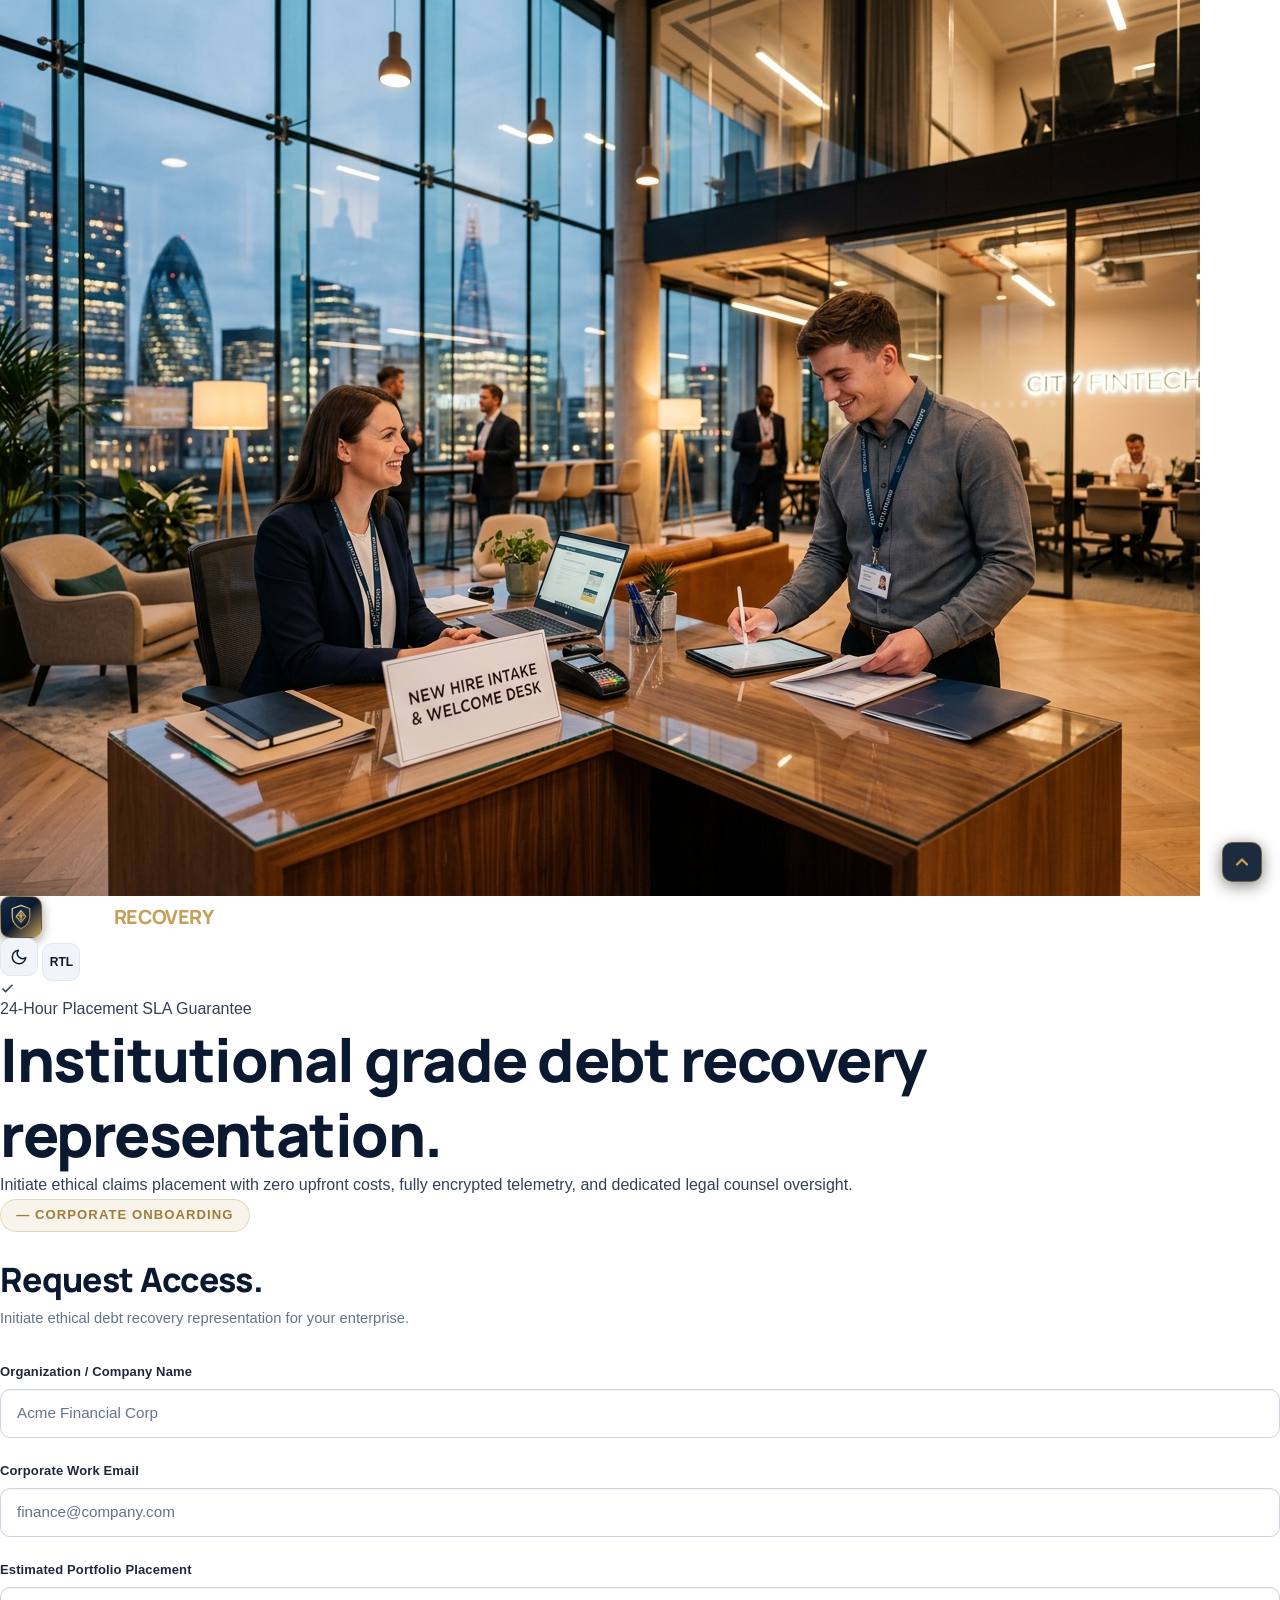
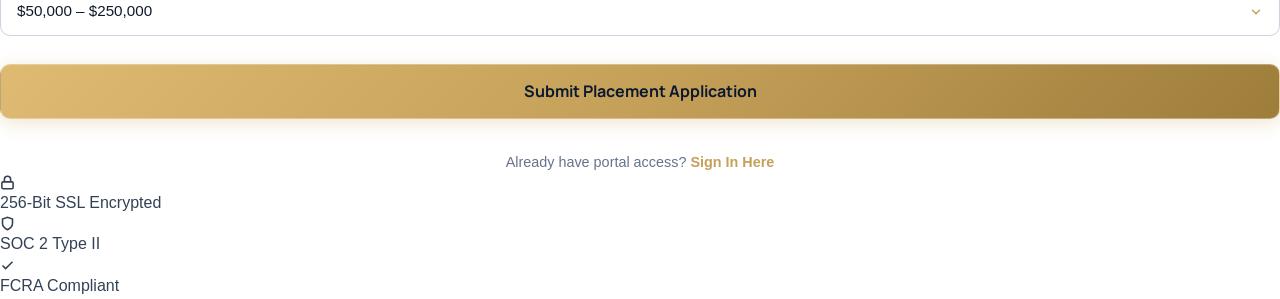
<file: register.html>
<!DOCTYPE html>
<html lang="en" data-theme="light" dir="ltr">
<head>
  <meta charset="UTF-8">
  <meta name="viewport" content="width=device-width, initial-scale=1.0">
  <meta name="description" content="Aegis Recovery Partners — Corporate Client Onboarding Request.">
  <title>Client Onboarding | Aegis Recovery Partners</title>
  <link rel="icon" type="image/svg+xml" href="assets/images/icons/favicon.svg">
  <link rel="stylesheet" href="assets/css/style.css">
  <link rel="stylesheet" href="assets/css/responsive.css">
</head>
<body class="auth-page-body" style="min-height: 100vh; margin: 0; padding-top: 0 !important; background: var(--bg-surface); font-family: var(--font-primary, sans-serif);">

  <!-- PAGE PRELOADER -->
  <div id="pagePreloader" style="position: fixed; inset: 0; z-index: 999999; background-color: #0A192F; display: flex; flex-direction: column; align-items: center; justify-content: center; gap: 1.25rem;">
    <div class="preloader-spinner-ring"></div>
    <div class="preloader-brand-box">
      <div class="preloader-text-brand">AEGIS <span class="gold-accent">RECOVERY</span></div>
    </div>
    <div class="preloader-bar-track"><div class="preloader-bar-fill"></div></div>
  </div>

  <div class="auth-page-wrapper">
    <!-- Left Hero Visual Column -->
    <div class="auth-left-hero">
      <img src="assets/images/sections/register-onboard-bg.jpg" alt="Aegis Intake Command Desk" class="hero-bg-img">
      <div class="hero-overlay"></div>
      
      <!-- Top Bar: Logo + Actions -->
      <div class="hero-top-bar">
        <a href="index.html" class="nav-brand hero-top-brand">
          <div class="brand-emblem"><img src="assets/images/icons/logo.svg" alt="Aegis Logo" width="28" height="28"></div>
          <div class="brand-text"><span class="brand-title" style="color: #FFFFFF !important;">AEGIS <span class="gold-accent">RECOVERY</span></span></div>
        </a>
        <div class="auth-quick-actions">
          <button type="button" class="icon-btn theme-toggle-btn" aria-label="Toggle theme"><span class="theme-icon"><svg width="17" height="17" viewBox="0 0 24 24" fill="none" stroke="currentColor" stroke-width="2"><path d="M21 12.79A9 9 0 1 1 11.21 3 7 7 0 0 0 21 12.79z"></path></svg></span></button>
          <button type="button" class="icon-btn rtl-toggle-btn" aria-label="Toggle direction"><span class="dir-label" style="font-size: 0.75rem; font-weight: 700;">RTL</span></button>
        </div>
      </div>

      <!-- Hero Main Content -->
      <div class="hero-content-body">
        <div class="hero-badge">
          <svg width="15" height="15" viewBox="0 0 24 24" fill="none" stroke="currentColor" stroke-width="2.5"><polyline points="20 6 9 17 4 12"></polyline></svg>
          24-Hour Placement SLA Guarantee
        </div>
        <h1 class="hero-headline">Institutional grade debt recovery representation.</h1>
        <p class="hero-desc">Initiate ethical claims placement with zero upfront costs, fully encrypted telemetry, and dedicated legal counsel oversight.</p>
      </div>
    </div>

    <!-- Right Form Panel -->
    <div class="auth-right-panel">
      <!-- Main Form Body -->
      <div class="auth-right-body">
        <div style="margin-bottom: 2rem;">
          <span class="section-tag" style="font-size: 0.82rem; letter-spacing: 0.08em; font-weight: 700;">— CORPORATE ONBOARDING</span>
          <h2 style="font-size: 2.1rem; font-weight: 800; margin-top: 0.5rem; margin-bottom: 0.4rem; color: var(--text-main); letter-spacing: -0.02em;">Request Access.</h2>
          <p style="font-size: 0.92rem; color: var(--text-muted); margin: 0; line-height: 1.5;">Initiate ethical debt recovery representation for your enterprise.</p>
        </div>

        <form action="dashboard.html" method="get">
          <div style="margin-bottom: 1.35rem;">
            <label class="form-label" for="regCompany">Organization / Company Name</label>
            <input type="text" id="regCompany" class="form-input" required placeholder="Acme Financial Corp">
          </div>
          <div style="margin-bottom: 1.35rem;">
            <label class="form-label" for="regEmail">Corporate Work Email</label>
            <input type="email" id="regEmail" class="form-input" required placeholder="finance@company.com">
          </div>
          <div style="margin-bottom: 1.75rem;">
            <label class="form-label" for="regVolume">Estimated Portfolio Placement</label>
            <select id="regVolume" class="form-select">
              <option value="50k">$50,000 – $250,000</option>
              <option value="250k">$250,000 – $1,000,000</option>
              <option value="1m">$1,000,000+</option>
            </select>
          </div>
          <button type="submit" class="btn btn-gold" style="width: 100%; padding: 0.95rem; font-size: 1rem; font-weight: 700; border-radius: var(--radius-md); box-shadow: 0 4px 18px rgba(197, 160, 89, 0.28);">Submit Placement Application</button>
        </form>

        <div style="margin-top: 2rem; text-align: center; font-size: 0.9rem; color: var(--text-muted);">
          Already have portal access? <a href="login.html" style="color: var(--color-accent); font-weight: 700; text-decoration: none;">Sign In Here</a>
        </div>
      </div>

      <!-- Trust Badges Footer -->
      <div class="auth-trust-badges">
        <div class="auth-trust-badge-item">
          <svg width="15" height="15" viewBox="0 0 24 24" fill="none" stroke="currentColor" stroke-width="2.5"><rect x="3" y="11" width="18" height="11" rx="2" ry="2"></rect><path d="M7 11V7a5 5 0 0 1 10 0v4"></path></svg>
          256-Bit SSL Encrypted
        </div>
        <div class="auth-trust-badge-item">
          <svg width="15" height="15" viewBox="0 0 24 24" fill="none" stroke="currentColor" stroke-width="2.5"><path d="M12 22s8-4 8-10V5l-8-3-8 3v7c0 6 8 10 8 10z"></path></svg>
          SOC 2 Type II
        </div>
        <div class="auth-trust-badge-item">
          <svg width="15" height="15" viewBox="0 0 24 24" fill="none" stroke="currentColor" stroke-width="2.5"><polyline points="20 6 9 17 4 12"></polyline></svg>
          FCRA Compliant
        </div>
      </div>
    </div>
  </div>

  <!-- Floating Back to Top Button -->
  <button type="button" class="back-to-top-btn" id="backToTopBtn" aria-label="Back to top">
    <svg width="20" height="20" viewBox="0 0 24 24" fill="none" stroke="currentColor" stroke-width="2.8" stroke-linecap="round" stroke-linejoin="round">
      <polyline points="18 15 12 9 6 15"></polyline>
    </svg>
  </button>
  <script src="assets/js/main.js?v=303"></script>
</body>
</html>
</file>
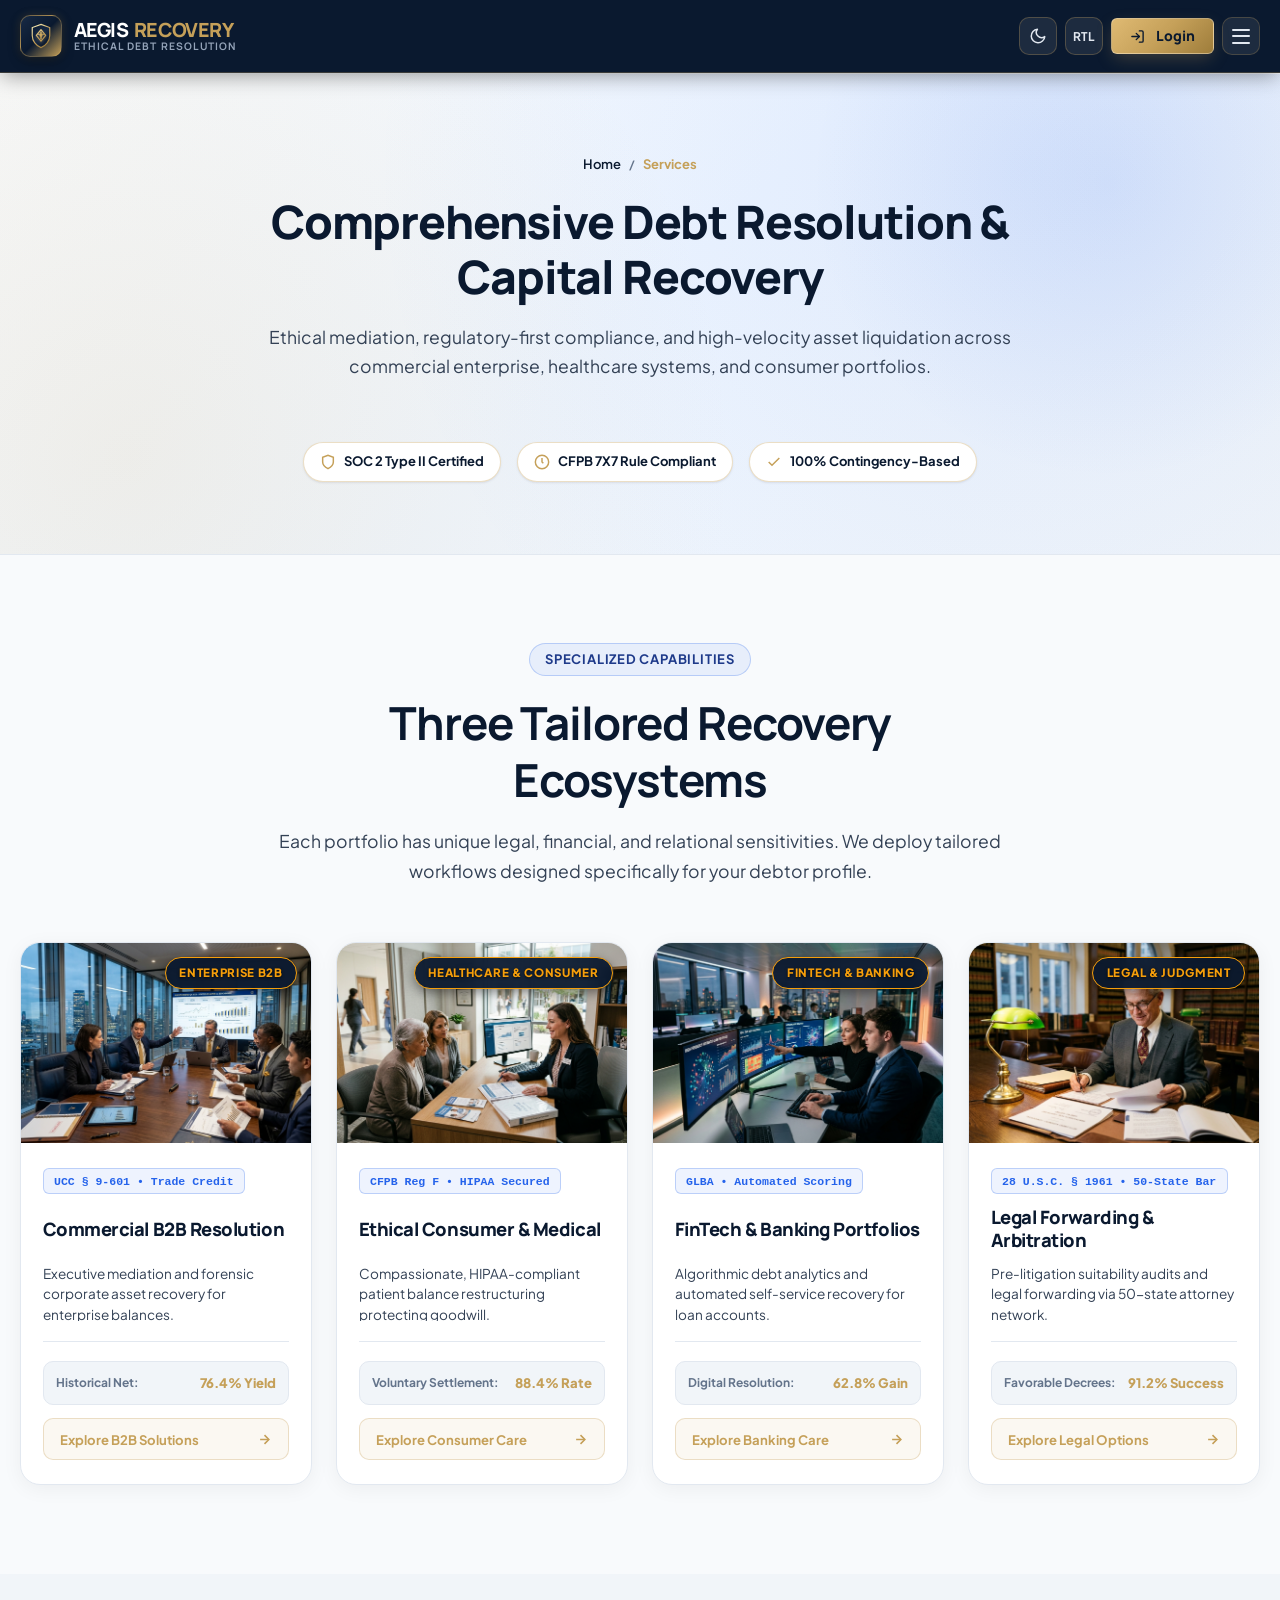
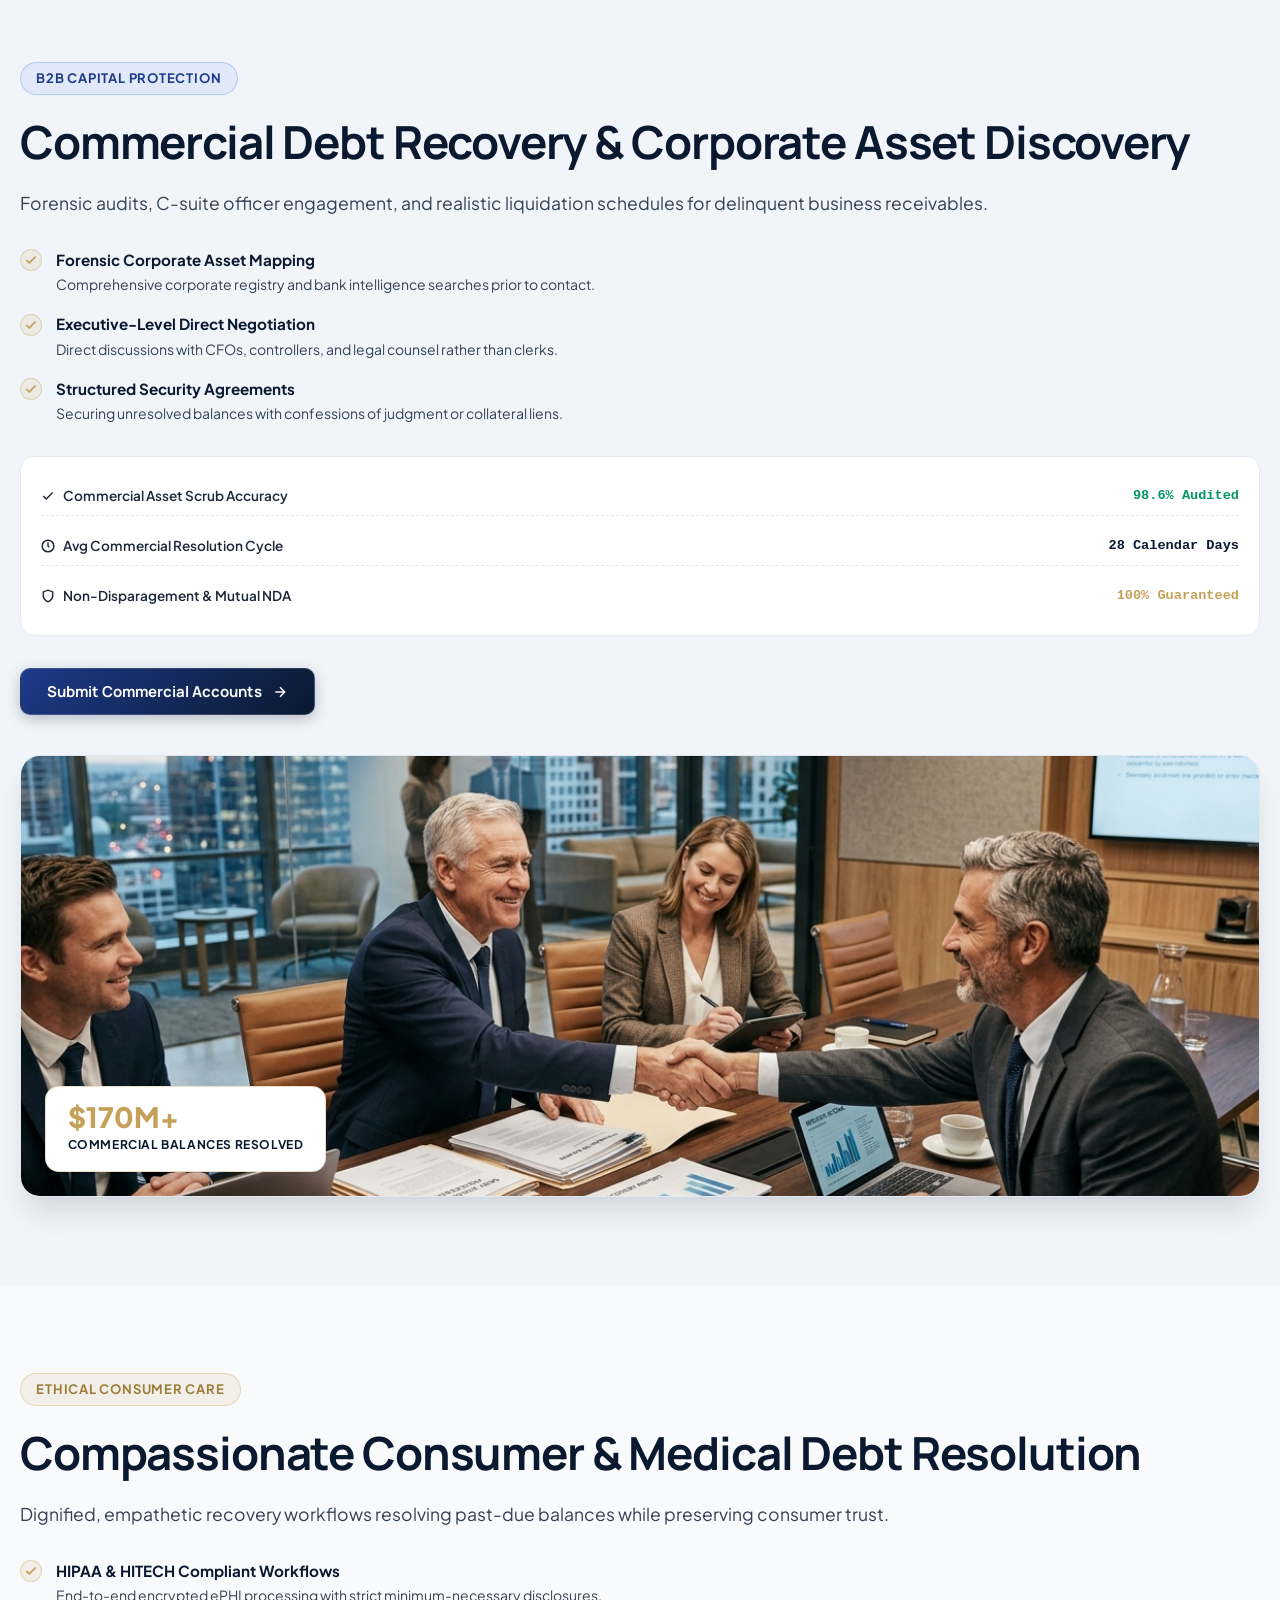
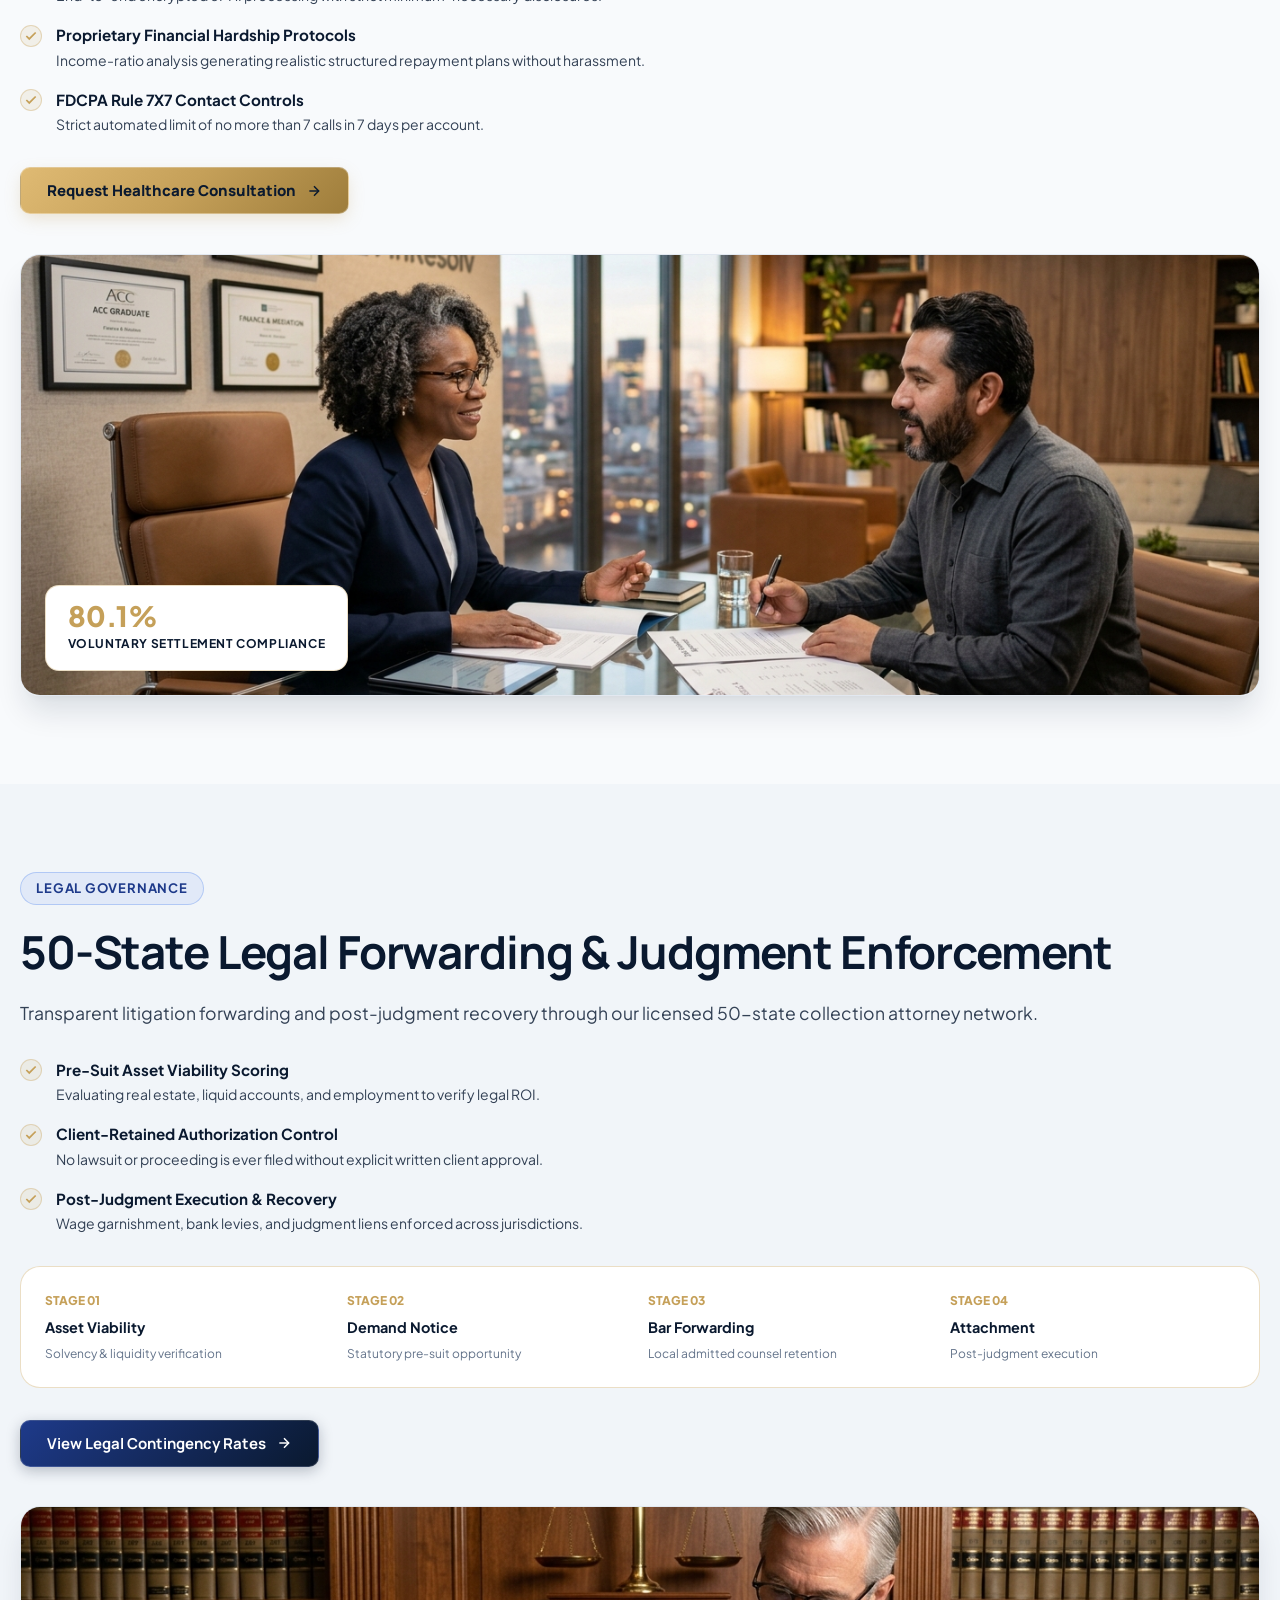
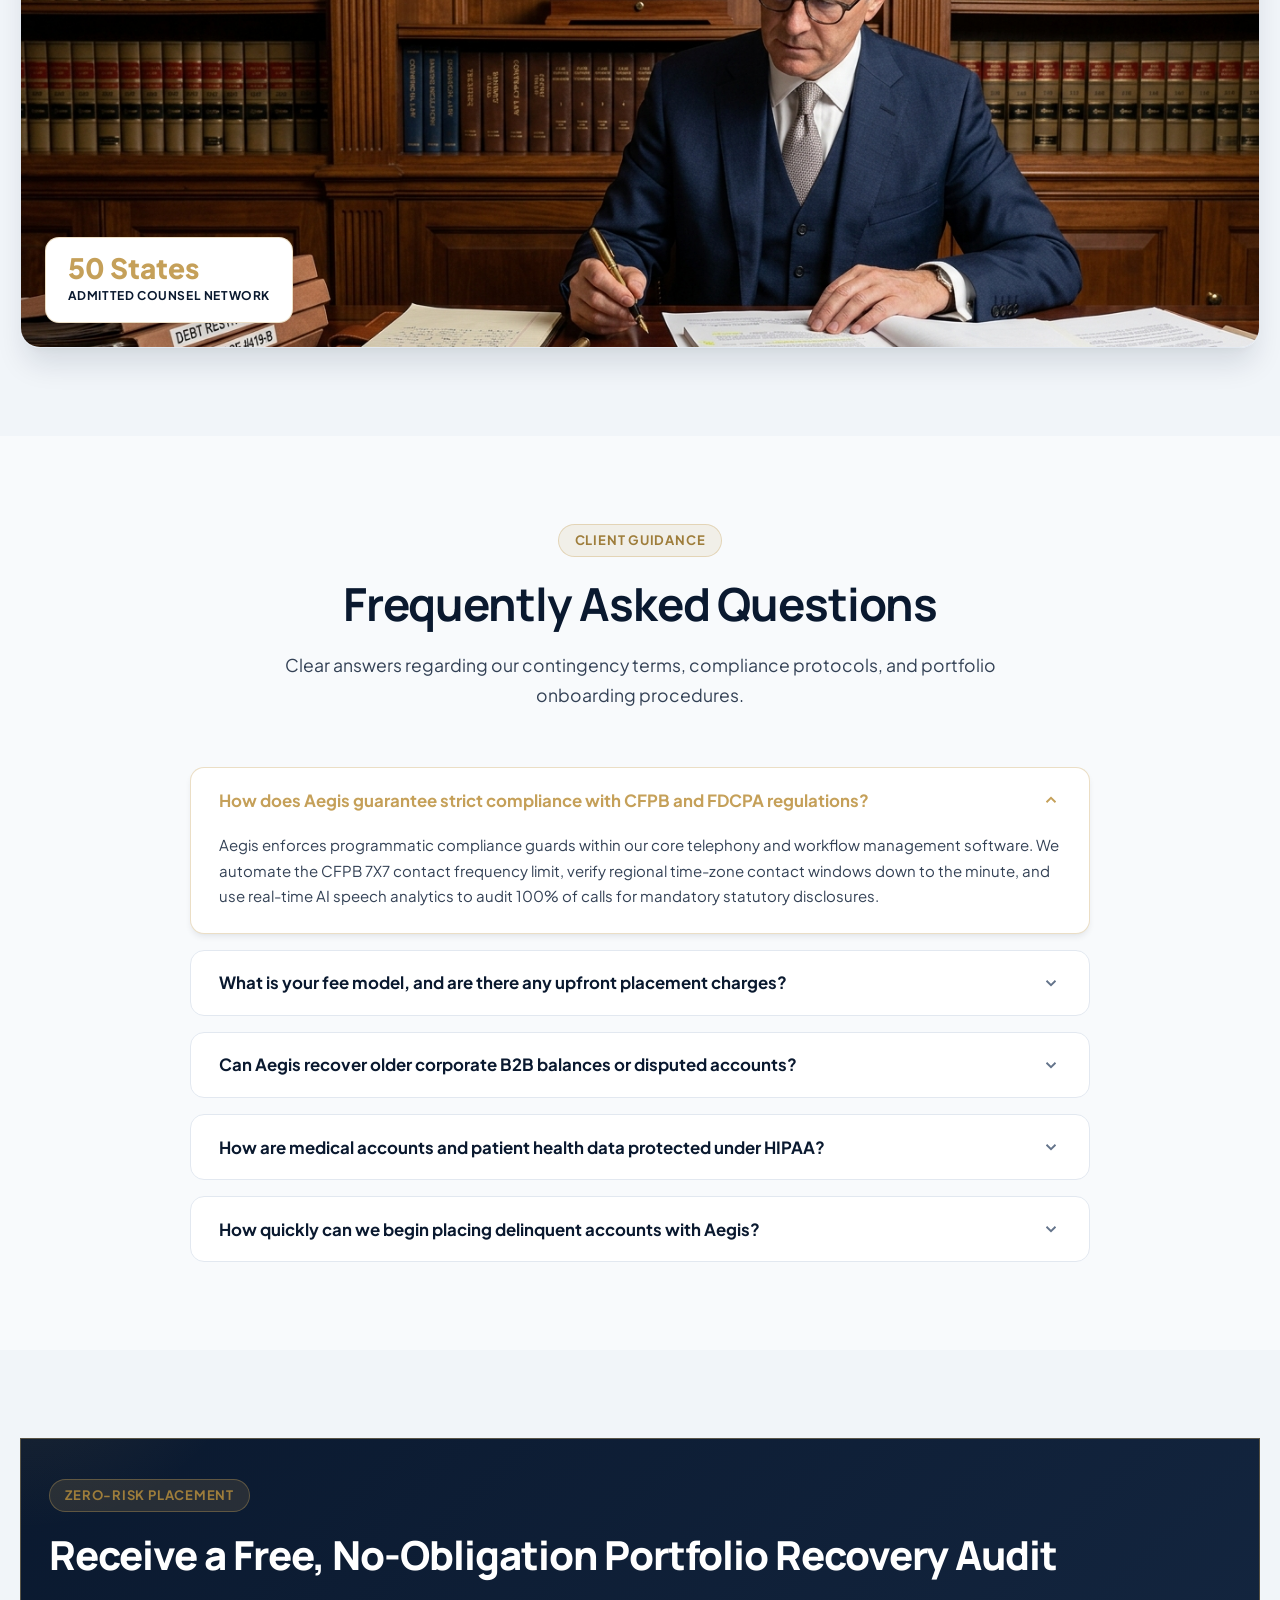
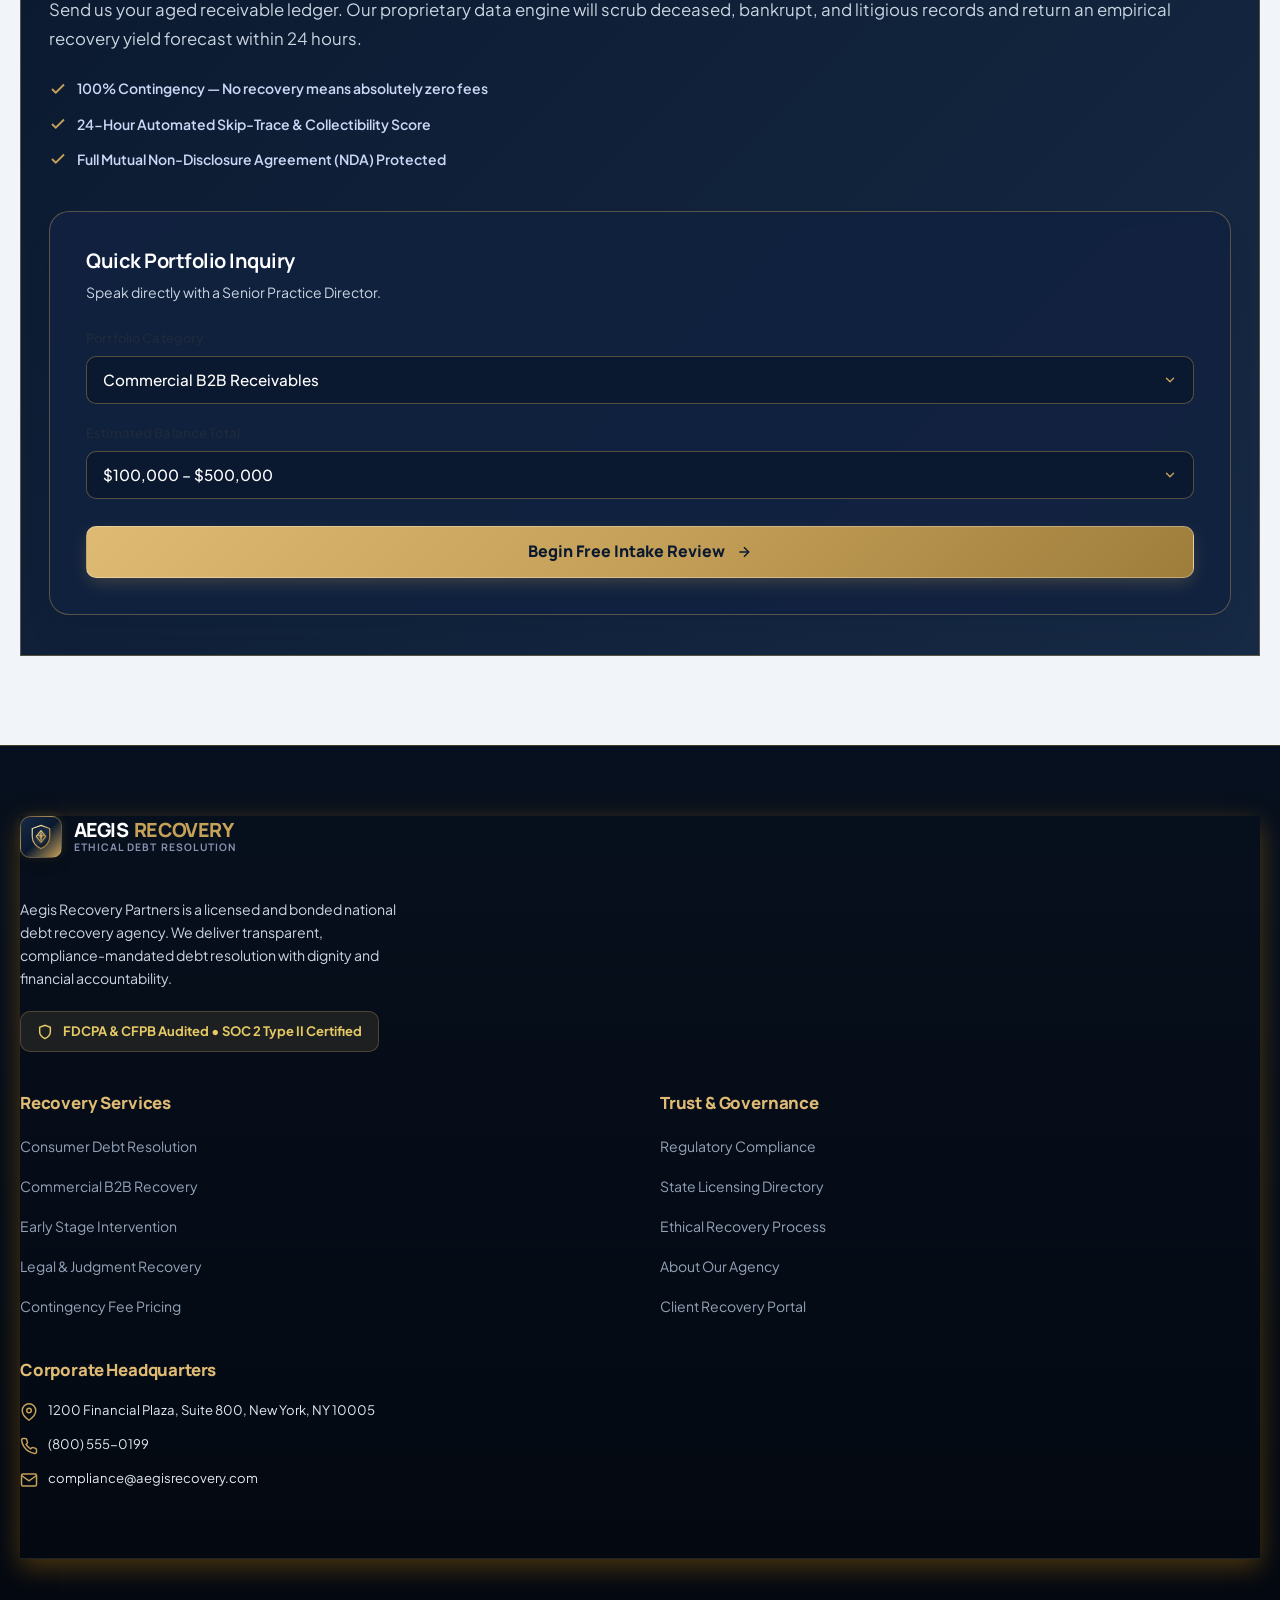
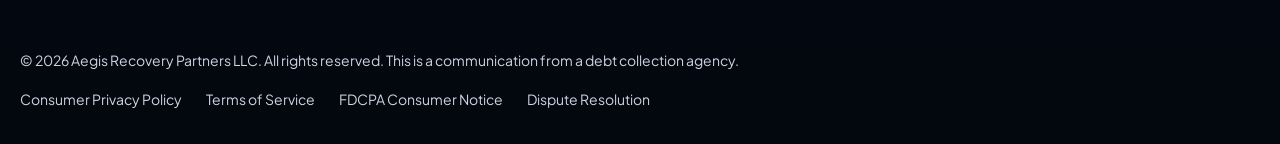
<file: services.html>
<!DOCTYPE html>
<html lang="en" data-theme="light" dir="ltr">
<head>
  <meta charset="UTF-8">
  <meta name="viewport" content="width=device-width, initial-scale=1.0">
  <meta name="description" content="Aegis Recovery Partners — Comprehensive ethical debt recovery services for commercial B2B, healthcare receivables, and consumer accounts nationwide.">
  <title>Recovery Services | Aegis Recovery Partners</title>

  <!-- Favicon -->
  <link rel="icon" type="image/svg+xml" href="assets/images/icons/favicon.svg">

  <!-- Google Fonts: Inter & Outfit -->
  <link rel="preconnect" href="https://fonts.googleapis.com">
  <link rel="preconnect" href="https://fonts.gstatic.com" crossorigin>
  <link href="https://fonts.googleapis.com/css2?family=Inter:wght@300;400;500;600;700&family=Outfit:wght@500;600;700;800&display=swap" rel="stylesheet">

  <!-- Core Stylesheets -->
  <link rel="stylesheet" href="assets/css/style.css?v=106">
  <link rel="stylesheet" href="assets/css/responsive.css?v=106">

  <style>
    /* Practice Pillars 4-Card Straight Horizontal Baseline Alignment */
    .services-grid {
      display: grid !important;
      grid-template-columns: repeat(4, 1fr) !important;
      gap: 1.5rem !important;
      align-items: stretch !important;
    }
    .service-card {
      display: flex !important;
      flex-direction: column !important;
      height: 100% !important;
      background: var(--bg-surface) !important;
      border: 1px solid var(--border-color) !important;
      border-radius: 20px !important;
      overflow: hidden !important;
      box-shadow: 0 4px 20px rgba(0, 0, 0, 0.05) !important;
      transition: all 0.35s ease !important;
    }
    .service-card-body {
      padding: 1.5rem 1.35rem !important;
      display: flex !important;
      flex-direction: column !important;
      flex: 1 !important;
      box-sizing: border-box !important;
    }
    .statute-pill-wrap {
      height: 28px !important;
      display: flex !important;
      align-items: center !important;
      margin-bottom: 0.65rem !important;
    }
    .statute-pill {
      display: inline-flex !important;
      align-items: center !important;
      padding: 0.25rem 0.65rem !important;
      background: rgba(37, 99, 235, 0.08) !important;
      border: 1px solid rgba(37, 99, 235, 0.25) !important;
      border-radius: 6px !important;
      font-size: 0.72rem !important;
      font-weight: 700 !important;
      color: var(--color-secondary) !important;
      font-family: monospace !important;
      margin: 0 !important;
      white-space: nowrap !important;
    }
    .service-title {
      font-size: 1.15rem !important;
      font-weight: 800 !important;
      color: var(--text-main) !important;
      height: 3rem !important;
      min-height: 3rem !important;
      max-height: 3rem !important;
      display: flex !important;
      align-items: center !important;
      margin: 0 0 0.65rem 0 !important;
      line-height: 1.25 !important;
    }
    .service-desc {
      font-size: 0.85rem !important;
      color: var(--text-body) !important;
      line-height: 1.5 !important;
      height: 3.6rem !important;
      min-height: 3.6rem !important;
      max-height: 3.6rem !important;
      margin: 0 0 1.25rem 0 !important;
      display: flex !important;
      align-items: flex-start !important;
      overflow: hidden !important;
    }
    .service-footer {
      margin-top: auto !important;
      padding-top: 1.15rem !important;
      border-top: 1.5px solid var(--border-color) !important;
      display: flex !important;
      flex-direction: column !important;
      gap: 0.85rem !important;
    }
    .service-yield-row {
      height: 44px !important;
      min-height: 44px !important;
      max-height: 44px !important;
      display: flex !important;
      align-items: center !important;
      justify-content: space-between !important;
      padding: 0.4rem 0.75rem !important;
      background: var(--bg-surface-alt) !important;
      border: 1px solid var(--border-color) !important;
      border-radius: 10px !important;
      box-sizing: border-box !important;
    }
    .service-yield-label {
      font-size: 0.75rem !important;
      color: var(--text-muted) !important;
      font-weight: 700 !important;
      white-space: nowrap !important;
    }
    .service-yield-value {
      font-size: 0.82rem !important;
      color: var(--color-accent) !important;
      font-weight: 800 !important;
      white-space: nowrap !important;
    }
    .service-action-link {
      height: 42px !important;
      min-height: 42px !important;
      max-height: 42px !important;
      width: 100% !important;
      box-sizing: border-box !important;
      display: flex !important;
      align-items: center !important;
      justify-content: space-between !important;
      padding: 0 1rem !important;
      background: rgba(197, 160, 89, 0.08) !important;
      border: 1px solid rgba(197, 160, 89, 0.3) !important;
      border-radius: 10px !important;
      font-size: 0.82rem !important;
      font-weight: 700 !important;
      color: var(--color-accent) !important;
      text-decoration: none !important;
      white-space: nowrap !important;
      transition: all 0.25s ease !important;
    }
    .service-action-link:hover {
      background: var(--color-accent) !important;
      color: #0A192F !important;
      border-color: var(--color-accent) !important;
      box-shadow: 0 4px 15px rgba(197, 160, 89, 0.35) !important;
    }
    @media (max-width: 1100px) and (min-width: 769px) {
      .services-grid {
        grid-template-columns: repeat(2, 1fr) !important;
        gap: 1.5rem !important;
      }
    }
    @media (max-width: 768px) {
      .services-grid {
        grid-template-columns: 1fr !important;
        gap: 1.5rem !important;
      }
      .service-title {
        height: auto !important;
        min-height: auto !important;
        max-height: none !important;
      }
      .service-desc {
        height: auto !important;
        min-height: auto !important;
        max-height: none !important;
      }
    }
  </style>
</head>
<body>

  <!-- PAGE PRELOADER -->
  <div id="pagePreloader" style="position: fixed; inset: 0; z-index: 999999; background-color: #0A192F; display: flex; flex-direction: column; align-items: center; justify-content: center; gap: 1.25rem;">
    <div class="preloader-spinner-ring"></div>
    <div class="preloader-brand-box">
      <div class="preloader-text-brand">AEGIS <span class="gold-accent">RECOVERY</span></div>
    </div>
    <div class="preloader-bar-track"><div class="preloader-bar-fill"></div></div>
  </div>

  <!-- ==========================================================================
       HEADER / NAVBAR (Consistent across all pages)
       ========================================================================== -->
  <header class="site-header" id="siteHeader">
    <div class="container">
      <nav class="navbar" aria-label="Main Navigation">
        <!-- Brand Emblem & Identity -->
        <a href="index.html" class="nav-brand" aria-label="Aegis Recovery Partners Home">
          <div class="brand-emblem">
            <img src="assets/images/icons/logo.svg" alt="Aegis Recovery Partners Emblem" width="28" height="28">
          </div>
          <div class="brand-text">
            <span class="brand-title">AEGIS <span class="gold-accent">RECOVERY</span></span>
            <span class="brand-subtitle">Ethical Debt Resolution</span>
          </div>
        </a>

        <!-- Main Desktop Navigation Menu -->
        <ul class="nav-menu" id="navMenu">
          <li class="nav-item nav-dropdown">
            <a href="index.html" class="nav-link">
              <span>Home</span>
              <span class="dropdown-arrow">▼</span>
            </a>
            <div class="dropdown-menu" aria-label="Home Layouts">
              <a href="index.html" class="dropdown-item">
                <div class="dropdown-item-content">
                  <span class="dropdown-item-title">Home 1 — Ethical Recovery</span>
                  <span class="dropdown-item-desc">Core agency overview &amp; practices</span>
                </div>
              </a>
              <a href="home-2.html" class="dropdown-item">
                <div class="dropdown-item-content">
                  <span class="dropdown-item-title">Home 2 — Intelligence &amp; Analytics</span>
                  <span class="dropdown-item-desc">Telemetry, skip-trace &amp; recovery yields</span>
                </div>
              </a>
            </div>
          </li>
          <li class="nav-item">
            <a href="about.html" class="nav-link">About</a>
          </li>
          <li class="nav-item">
            <a href="services.html" class="nav-link active" aria-current="page">Services</a>
          </li>
          <li class="nav-item">
            <a href="compliance.html" class="nav-link">Compliance &amp; Licensing</a>
          </li>
          <li class="nav-item">
            <a href="pricing.html" class="nav-link">Pricing</a>
          </li>
          <li class="nav-item">
            <a href="recovery-process.html" class="nav-link">Recovery Process</a>
          </li>
          <li class="nav-item">
            <a href="contact.html" class="nav-link">Contact</a>
          </li>
          <li class="nav-item">
            <a href="dashboard.html" class="nav-link">Dashboard</a>
          </li>
        </ul>

        <!-- Right Controls -->
        <div class="nav-actions">
          <button type="button" class="icon-btn theme-toggle-btn" aria-label="Toggle light and dark mode" id="themeToggleBtn">
            <span class="theme-icon">
              <svg width="17" height="17" viewBox="0 0 24 24" fill="none" stroke="currentColor" stroke-width="2" stroke-linecap="round" stroke-linejoin="round">
                <path d="M21 12.79A9 9 0 1 1 11.21 3 7 7 0 0 0 21 12.79z"></path>
              </svg>
            </span>
          </button>

          <button type="button" class="icon-btn rtl-toggle-btn" aria-label="Toggle text direction RTL/LTR" id="rtlToggleBtn">
            <span class="dir-label" style="font-size: 0.75rem; font-weight: 700;">RTL</span>
          </button>

          <a href="login.html" class="btn btn-gold btn-sm" id="navLoginBtn">
            <svg width="15" height="15" viewBox="0 0 24 24" fill="none" stroke="currentColor" stroke-width="2.2" stroke-linecap="round" stroke-linejoin="round">
              <path d="M15 3h4a2 2 0 0 1 2 2v14a2 2 0 0 1-2 2h-4"></path>
              <polyline points="10 17 15 12 10 7"></polyline>
              <line x1="15" y1="12" x2="3" y2="12"></line>
            </svg>
            <span>Login</span>
          </a>

          <button type="button" class="hamburger-btn" id="hamburgerBtn" aria-label="Toggle navigation menu" aria-expanded="false" aria-controls="mobileDrawer" onclick="toggleMobileMenu(event)">
            <span class="hamburger-line"></span>
            <span class="hamburger-line"></span>
            <span class="hamburger-line"></span>
          </button>
        </div>
      </nav>
    </div>
  </header>

  <!-- Mobile Drawer -->
  <div class="mobile-overlay" id="mobileOverlay" aria-hidden="true"></div>
  <aside class="mobile-drawer" id="mobileDrawer" aria-label="Mobile Navigation Drawer">
    <div class="mobile-drawer-header">
      <a href="index.html" class="nav-brand">
        <div class="brand-emblem" style="width: 38px; height: 38px;">
          <img src="assets/images/icons/logo.svg" alt="Aegis Logo" width="24" height="24">
        </div>
        <div class="brand-text">
          <span class="brand-title" style="font-size: 1.1rem;">AEGIS <span class="gold-accent">RECOVERY</span></span>
        </div>
      </a>
      <button type="button" class="icon-btn" id="drawerCloseBtn" aria-label="Close navigation menu">
        <svg width="20" height="20" viewBox="0 0 24 24" fill="none" stroke="currentColor" stroke-width="2" stroke-linecap="round" stroke-linejoin="round">
          <line x1="18" y1="6" x2="6" y2="18"></line>
          <line x1="6" y1="6" x2="18" y2="18"></line>
        </svg>
      </button>
    </div>

    <ul class="mobile-nav-list">
      <li class="mobile-nav-item has-dropdown">
        <a href="#" class="mobile-nav-link mobile-dropdown-toggle">
          <span>Home</span>
          <span class="dropdown-arrow">▼</span>
        </a>
        <div class="mobile-submenu">
          <a href="index.html" class="mobile-submenu-link">Home 1 — Ethical Recovery</a>
          <a href="home-2.html" class="mobile-submenu-link">Home 2 — Intelligence &amp; Analytics</a>
        </div>
      </li>
      <li class="mobile-nav-item"><a href="about.html" class="mobile-nav-link">About</a></li>
      <li class="mobile-nav-item"><a href="services.html" class="mobile-nav-link active">Services</a></li>
      <li class="mobile-nav-item"><a href="compliance.html" class="mobile-nav-link">Compliance &amp; Licensing</a></li>
      <li class="mobile-nav-item"><a href="pricing.html" class="mobile-nav-link">Pricing</a></li>
      <li class="mobile-nav-item"><a href="recovery-process.html" class="mobile-nav-link">Recovery Process</a></li>
      <li class="mobile-nav-item"><a href="contact.html" class="mobile-nav-link">Contact</a></li>
      <li class="mobile-nav-item"><a href="dashboard.html" class="mobile-nav-link">Dashboard</a></li>
    </ul>

    <div class="mobile-drawer-footer">
      <a href="login.html" class="btn btn-gold btn-sm" style="width: 100%;">
        <svg width="16" height="16" viewBox="0 0 24 24" fill="none" stroke="currentColor" stroke-width="2.2"><path d="M15 3h4a2 2 0 0 1 2 2v14a2 2 0 0 1-2 2h-4"></path><polyline points="10 17 15 12 10 7"></polyline><line x1="15" y1="12" x2="3" y2="12"></line></svg>
        <span>Portal Login</span>
      </a>
    </div>
  </aside>

  <!-- ==========================================================================
       MAIN CONTENT (EXACTLY 7 STRUCTURED SERVICES SECTIONS)
       ========================================================================== -->
  <main id="mainContent" role="main">

    <!-- ==========================================================================
         SECTION 1: PAGE HERO & STRATEGIC OVERVIEW
         ========================================================================== -->
    <section class="page-hero" aria-label="Services Overview">
      <div class="container">
        <div class="page-hero-content reveal-fade-up">
          <nav class="page-hero-breadcrumbs" aria-label="Breadcrumb">
            <a href="index.html">Home</a>
            <span class="breadcrumb-separator">/</span>
            <span class="breadcrumb-current">Services</span>
          </nav>

          <h1 class="page-hero-title">Comprehensive Debt Resolution &amp; Capital Recovery</h1>
          <p class="page-hero-desc">
            Ethical mediation, regulatory-first compliance, and high-velocity asset liquidation across commercial enterprise, healthcare systems, and consumer portfolios.
          </p>

          <div class="page-hero-badges">
            <div class="page-hero-badge">
              <svg width="16" height="16" viewBox="0 0 24 24" fill="none" stroke="currentColor" stroke-width="2.2"><path d="M12 22s8-4 8-10V5l-8-3-8 3v7c0 6 8 10 8 10z"></path></svg>
              <span>SOC 2 Type II Certified</span>
            </div>
            <div class="page-hero-badge">
              <svg width="16" height="16" viewBox="0 0 24 24" fill="none" stroke="currentColor" stroke-width="2.2"><circle cx="12" cy="12" r="10"></circle><polyline points="12 6 12 12 14 14"></polyline></svg>
              <span>CFPB 7X7 Rule Compliant</span>
            </div>
            <div class="page-hero-badge">
              <svg width="16" height="16" viewBox="0 0 24 24" fill="none" stroke="currentColor" stroke-width="2.2"><polyline points="20 6 9 17 4 12"></polyline></svg>
              <span>100% Contingency-Based</span>
            </div>
          </div>
        </div>
      </div>
    </section>

    <!-- ==========================================================================
         SECTION 2: CORE PRACTICE PILLARS
         ========================================================================== -->
    <section class="section" aria-label="Practice Pillars">
      <div class="container">
        <div class="section-header text-center reveal-fade-up">
          <span class="section-tag section-tag-sapphire">Specialized Capabilities</span>
          <h2 class="section-title">Three Tailored Recovery Ecosystems</h2>
          <p class="section-desc">
            Each portfolio has unique legal, financial, and relational sensitivities. We deploy tailored workflows designed specifically for your debtor profile.
          </p>
        </div>

        <div class="services-grid">
          <!-- Pillar 1: Commercial B2B -->
          <div class="service-card reveal-fade-up delay-100">
            <div class="service-card-thumb">
              <img src="assets/images/sections/service-b2b-corporate.jpg" alt="Commercial B2B Debt Recovery" loading="lazy" width="400" height="250">
              <div class="service-badge">Enterprise B2B</div>
            </div>
            <div class="service-card-body">
              <div class="statute-pill-wrap">
                <span class="statute-pill">UCC § 9-601 &bull; Trade Credit</span>
              </div>
              <h3 class="service-title">Commercial B2B Resolution</h3>
              <p class="service-desc">Executive mediation and forensic corporate asset recovery for enterprise balances.</p>
              <div class="service-footer">
                <div class="service-yield-row">
                  <span class="service-yield-label">Historical Net:</span>
                  <span class="service-yield-value">76.4% Yield</span>
                </div>
                <a href="#commercialDeepDive" class="service-action-link">
                  <span>Explore B2B Solutions</span>
                  <svg width="15" height="15" viewBox="0 0 24 24" fill="none" stroke="currentColor" stroke-width="2.5"><line x1="5" y1="12" x2="19" y2="12"></line><polyline points="12 5 19 12 12 19"></polyline></svg>
                </a>
              </div>
            </div>
          </div>

          <!-- Pillar 2: Consumer & Healthcare -->
          <div class="service-card reveal-fade-up delay-200">
            <div class="service-card-thumb">
              <img src="assets/images/sections/service-healthcare-patient.jpg" alt="Healthcare and Medical Debt Resolution" loading="lazy" width="400" height="250">
              <div class="service-badge">Healthcare &amp; Consumer</div>
            </div>
            <div class="service-card-body">
              <div class="statute-pill-wrap">
                <span class="statute-pill">CFPB Reg F &bull; HIPAA Secured</span>
              </div>
              <h3 class="service-title">Ethical Consumer &amp; Medical</h3>
              <p class="service-desc">Compassionate, HIPAA-compliant patient balance restructuring protecting goodwill.</p>
              <div class="service-footer">
                <div class="service-yield-row">
                  <span class="service-yield-label">Voluntary Settlement:</span>
                  <span class="service-yield-value">88.4% Rate</span>
                </div>
                <a href="#consumerDeepDive" class="service-action-link">
                  <span>Explore Consumer Care</span>
                  <svg width="15" height="15" viewBox="0 0 24 24" fill="none" stroke="currentColor" stroke-width="2.5"><line x1="5" y1="12" x2="19" y2="12"></line><polyline points="12 5 19 12 12 19"></polyline></svg>
                </a>
              </div>
            </div>
          </div>

          <!-- Pillar 3: FinTech & Revolving Portfolios -->
          <div class="service-card reveal-fade-up delay-300">
            <div class="service-card-thumb">
              <img src="assets/images/sections/service-fintech-banking.jpg" alt="FinTech and Banking Portfolio Resolution" loading="lazy" width="400" height="250">
              <div class="service-badge">FinTech &amp; Banking</div>
            </div>
            <div class="service-card-body">
              <div class="statute-pill-wrap">
                <span class="statute-pill">GLBA &bull; Automated Scoring</span>
              </div>
              <h3 class="service-title">FinTech &amp; Banking Portfolios</h3>
              <p class="service-desc">Algorithmic debt analytics and automated self-service recovery for loan accounts.</p>
              <div class="service-footer">
                <div class="service-yield-row">
                  <span class="service-yield-label">Digital Resolution:</span>
                  <span class="service-yield-value">62.8% Gain</span>
                </div>
                <a href="#commercialDeepDive" class="service-action-link">
                  <span>Explore Banking Care</span>
                  <svg width="15" height="15" viewBox="0 0 24 24" fill="none" stroke="currentColor" stroke-width="2.5"><line x1="5" y1="12" x2="19" y2="12"></line><polyline points="12 5 19 12 12 19"></polyline></svg>
                </a>
              </div>
            </div>
          </div>

          <!-- Pillar 4: Legal Forwarding -->
          <div class="service-card reveal-fade-up delay-400">
            <div class="service-card-thumb">
              <img src="assets/images/sections/service-legal-arbitration.jpg" alt="Legal Forwarding and Arbitration" loading="lazy" width="400" height="250">
              <div class="service-badge">Legal &amp; Judgment</div>
            </div>
            <div class="service-card-body">
              <div class="statute-pill-wrap">
                <span class="statute-pill">28 U.S.C. § 1961 &bull; 50-State Bar</span>
              </div>
              <h3 class="service-title">Legal Forwarding &amp; Arbitration</h3>
              <p class="service-desc">Pre-litigation suitability audits and legal forwarding via 50-state attorney network.</p>
              <div class="service-footer">
                <div class="service-yield-row">
                  <span class="service-yield-label">Favorable Decrees:</span>
                  <span class="service-yield-value">91.2% Success</span>
                </div>
                <a href="#legalDeepDive" class="service-action-link">
                  <span>Explore Legal Options</span>
                  <svg width="15" height="15" viewBox="0 0 24 24" fill="none" stroke="currentColor" stroke-width="2.5"><line x1="5" y1="12" x2="19" y2="12"></line><polyline points="12 5 19 12 12 19"></polyline></svg>
                </a>
              </div>
            </div>
          </div>
        </div>
      </div>
    </section>

    <!-- ==========================================================================
         SECTION 3: DEEP-DIVE 1 — COMMERCIAL B2B RECOVERY
         ========================================================================== -->
    <section class="section" id="commercialDeepDive" style="background-color: var(--bg-surface-alt);" aria-label="Commercial B2B Recovery Deep Dive">
      <div class="container">
        <div class="service-deepdive-row">
          <div class="reveal-fade-left">
            <span class="section-tag section-tag-sapphire">B2B Capital Protection</span>
            <h2 class="section-title">Commercial Debt Recovery &amp; Corporate Asset Discovery</h2>
            <p class="section-desc">
              Forensic audits, C-suite officer engagement, and realistic liquidation schedules for delinquent business receivables.
            </p>

            <div class="feature-check-list">
              <div class="feature-check-item">
                <div class="feature-check-icon">
                  <svg width="14" height="14" viewBox="0 0 24 24" fill="none" stroke="currentColor" stroke-width="3"><polyline points="20 6 9 17 4 12"></polyline></svg>
                </div>
                <div class="feature-check-text">
                  <strong>Forensic Corporate Asset Mapping</strong>
                  <p>Comprehensive corporate registry and bank intelligence searches prior to contact.</p>
                </div>
              </div>

              <div class="feature-check-item">
                <div class="feature-check-icon">
                  <svg width="14" height="14" viewBox="0 0 24 24" fill="none" stroke="currentColor" stroke-width="3"><polyline points="20 6 9 17 4 12"></polyline></svg>
                </div>
                <div class="feature-check-text">
                  <strong>Executive-Level Direct Negotiation</strong>
                  <p>Direct discussions with CFOs, controllers, and legal counsel rather than clerks.</p>
                </div>
              </div>

              <div class="feature-check-item">
                <div class="feature-check-icon">
                  <svg width="14" height="14" viewBox="0 0 24 24" fill="none" stroke="currentColor" stroke-width="3"><polyline points="20 6 9 17 4 12"></polyline></svg>
                </div>
                <div class="feature-check-text">
                  <strong>Structured Security Agreements</strong>
                  <p>Securing unresolved balances with confessions of judgment or collateral liens.</p>
                </div>
              </div>
            </div>

            <!-- Forensic Verification Mini Ledger -->
            <div class="forensic-mini-ledger">
              <div class="forensic-ledger-row">
                <span class="forensic-ledger-key">
                  <svg width="14" height="14" viewBox="0 0 24 24" fill="none" stroke="currentColor" stroke-width="2.5"><polyline points="20 6 9 17 4 12"></polyline></svg>
                  Commercial Asset Scrub Accuracy
                </span>
                <span class="forensic-ledger-val" style="color: var(--success);">98.6% Audited</span>
              </div>
              <div class="forensic-ledger-row">
                <span class="forensic-ledger-key">
                  <svg width="14" height="14" viewBox="0 0 24 24" fill="none" stroke="currentColor" stroke-width="2.5"><circle cx="12" cy="12" r="10"></circle><polyline points="12 6 12 12 14 14"></polyline></svg>
                  Avg Commercial Resolution Cycle
                </span>
                <span class="forensic-ledger-val">28 Calendar Days</span>
              </div>
              <div class="forensic-ledger-row">
                <span class="forensic-ledger-key">
                  <svg width="14" height="14" viewBox="0 0 24 24" fill="none" stroke="currentColor" stroke-width="2.5"><path d="M12 22s8-4 8-10V5l-8-3-8 3v7c0 6 8 10 8 10z"></path></svg>
                  Non-Disparagement &amp; Mutual NDA
                </span>
                <span class="forensic-ledger-val" style="color: var(--color-accent);">100% Guaranteed</span>
              </div>
            </div>

            <div style="margin-top: 2rem;">
              <a href="contact.html" class="btn btn-primary">
                <span>Submit Commercial Accounts</span>
                <svg width="16" height="16" viewBox="0 0 24 24" fill="none" stroke="currentColor" stroke-width="2.2"><line x1="5" y1="12" x2="19" y2="12"></line><polyline points="12 5 19 12 12 19"></polyline></svg>
              </a>
            </div>
          </div>

          <div class="reveal-fade-right">
            <div class="service-deepdive-img-frame">
              <img src="assets/images/sections/commercial-mediation.webp" alt="Corporate commercial mediation conference" width="600" height="440">
              <div class="service-deepdive-stat-badge">
                <div class="service-deepdive-stat-num" data-counter="180" data-prefix="$" data-suffix="M+">$180M+</div>
                <div class="service-deepdive-stat-label">Commercial Balances Resolved</div>
              </div>
            </div>
          </div>
        </div>
      </div>
    </section>

    <!-- ==========================================================================
         SECTION 4: DEEP-DIVE 2 — CONSUMER & HEALTHCARE ETHICAL RESOLUTION
         ========================================================================== -->
    <section class="section" id="consumerDeepDive" aria-label="Consumer and Healthcare Debt Resolution Deep Dive">
      <div class="container">
        <div class="service-deepdive-row reversed">
          <div class="reveal-fade-left">
            <span class="section-tag section-tag-gold">Ethical Consumer Care</span>
            <h2 class="section-title">Compassionate Consumer &amp; Medical Debt Resolution</h2>
            <p class="section-desc">
              Dignified, empathetic recovery workflows resolving past-due balances while preserving consumer trust.
            </p>

            <div class="feature-check-list">
              <div class="feature-check-item">
                <div class="feature-check-icon">
                  <svg width="14" height="14" viewBox="0 0 24 24" fill="none" stroke="currentColor" stroke-width="3"><polyline points="20 6 9 17 4 12"></polyline></svg>
                </div>
                <div class="feature-check-text">
                  <strong>HIPAA &amp; HITECH Compliant Workflows</strong>
                  <p>End-to-end encrypted ePHI processing with strict minimum-necessary disclosures.</p>
                </div>
              </div>

              <div class="feature-check-item">
                <div class="feature-check-icon">
                  <svg width="14" height="14" viewBox="0 0 24 24" fill="none" stroke="currentColor" stroke-width="3"><polyline points="20 6 9 17 4 12"></polyline></svg>
                </div>
                <div class="feature-check-text">
                  <strong>Proprietary Financial Hardship Protocols</strong>
                  <p>Income-ratio analysis generating realistic structured repayment plans without harassment.</p>
                </div>
              </div>

              <div class="feature-check-item">
                <div class="feature-check-icon">
                  <svg width="14" height="14" viewBox="0 0 24 24" fill="none" stroke="currentColor" stroke-width="3"><polyline points="20 6 9 17 4 12"></polyline></svg>
                </div>
                <div class="feature-check-text">
                  <strong>FDCPA Rule 7X7 Contact Controls</strong>
                  <p>Strict automated limit of no more than 7 calls in 7 days per account.</p>
                </div>
              </div>
            </div>

            <a href="contact.html" class="btn btn-gold">
              <span>Request Healthcare Consultation</span>
              <svg width="16" height="16" viewBox="0 0 24 24" fill="none" stroke="currentColor" stroke-width="2.2"><line x1="5" y1="12" x2="19" y2="12"></line><polyline points="12 5 19 12 12 19"></polyline></svg>
            </a>
          </div>

          <div class="reveal-fade-right">
            <div class="service-deepdive-img-frame">
              <img src="assets/images/sections/consumer-counseling.webp" alt="Ethical consumer debt counselor assisting client" width="600" height="440">
              <div class="service-deepdive-stat-badge">
                <div class="service-deepdive-stat-num" data-counter="88.4" data-suffix="%" data-decimals="1">88.4%</div>
                <div class="service-deepdive-stat-label">Voluntary Settlement Compliance</div>
              </div>
            </div>
          </div>
        </div>
      </div>
    </section>

    <!-- ==========================================================================
         SECTION 5: DEEP-DIVE 3 — LEGAL FORWARDING & ARBITRATION
         ========================================================================== -->
    <section class="section" id="legalDeepDive" style="background-color: var(--bg-surface-alt);" aria-label="Legal Forwarding Deep Dive">
      <div class="container">
        <div class="service-deepdive-row">
          <div class="reveal-fade-left">
            <span class="section-tag section-tag-sapphire">Legal Governance</span>
            <h2 class="section-title">50-State Legal Forwarding &amp; Judgment Enforcement</h2>
            <p class="section-desc">
              Transparent litigation forwarding and post-judgment recovery through our licensed 50-state collection attorney network.
            </p>

            <div class="feature-check-list">
              <div class="feature-check-item">
                <div class="feature-check-icon">
                  <svg width="14" height="14" viewBox="0 0 24 24" fill="none" stroke="currentColor" stroke-width="3"><polyline points="20 6 9 17 4 12"></polyline></svg>
                </div>
                <div class="feature-check-text">
                  <strong>Pre-Suit Asset Viability Scoring</strong>
                  <p>Evaluating real estate, liquid accounts, and employment to verify legal ROI.</p>
                </div>
              </div>

              <div class="feature-check-item">
                <div class="feature-check-icon">
                  <svg width="14" height="14" viewBox="0 0 24 24" fill="none" stroke="currentColor" stroke-width="3"><polyline points="20 6 9 17 4 12"></polyline></svg>
                </div>
                <div class="feature-check-text">
                  <strong>Client-Retained Authorization Control</strong>
                  <p>No lawsuit or proceeding is ever filed without explicit written client approval.</p>
                </div>
              </div>

              <div class="feature-check-item">
                <div class="feature-check-icon">
                  <svg width="14" height="14" viewBox="0 0 24 24" fill="none" stroke="currentColor" stroke-width="3"><polyline points="20 6 9 17 4 12"></polyline></svg>
                </div>
                <div class="feature-check-text">
                  <strong>Post-Judgment Execution &amp; Recovery</strong>
                  <p>Wage garnishment, bank levies, and judgment liens enforced across jurisdictions.</p>
                </div>
              </div>
            </div>

            <!-- 4-Stage Legal Pipeline Tracker -->
            <div class="legal-pipeline-tracker">
              <div class="legal-stage-box">
                <span class="legal-stage-num">Stage 01</span>
                <span class="legal-stage-name">Asset Viability</span>
                <span class="legal-stage-desc">Solvency &amp; liquidity verification</span>
              </div>
              <div class="legal-stage-box">
                <span class="legal-stage-num">Stage 02</span>
                <span class="legal-stage-name">Demand Notice</span>
                <span class="legal-stage-desc">Statutory pre-suit opportunity</span>
              </div>
              <div class="legal-stage-box">
                <span class="legal-stage-num">Stage 03</span>
                <span class="legal-stage-name">Bar Forwarding</span>
                <span class="legal-stage-desc">Local admitted counsel retention</span>
              </div>
              <div class="legal-stage-box">
                <span class="legal-stage-num">Stage 04</span>
                <span class="legal-stage-name">Attachment</span>
                <span class="legal-stage-desc">Post-judgment execution</span>
              </div>
            </div>

            <div style="margin-top: 2rem;">
              <a href="pricing.html" class="btn btn-primary">
                <span>View Legal Contingency Rates</span>
                <svg width="16" height="16" viewBox="0 0 24 24" fill="none" stroke="currentColor" stroke-width="2.2"><line x1="5" y1="12" x2="19" y2="12"></line><polyline points="12 5 19 12 12 19"></polyline></svg>
              </a>
            </div>
          </div>

          <div class="reveal-fade-right">
            <div class="service-deepdive-img-frame">
              <img src="assets/images/sections/legal-arbitration.webp" alt="Legal arbitration proceedings with counsel" width="600" height="440">
              <div class="service-deepdive-stat-badge">
                <div class="service-deepdive-stat-num">50 States</div>
                <div class="service-deepdive-stat-label">Admitted Counsel Network</div>
              </div>
            </div>
          </div>
        </div>
      </div>
    </section>

    <!-- ==========================================================================
         SECTION 6: SPECIALIZED PRACTICE FAQS (INTERACTIVE ACCORDION)
         ========================================================================== -->
    <section class="section" id="faqs" aria-label="Services Frequently Asked Questions">
      <div class="container">
        <div class="section-header text-center reveal-fade-up">
          <span class="section-tag section-tag-gold">Client Guidance</span>
          <h2 class="section-title">Frequently Asked Questions</h2>
          <p class="section-desc">
            Clear answers regarding our contingency terms, compliance protocols, and portfolio onboarding procedures.
          </p>
        </div>

        <div class="faq-accordion reveal-fade-up delay-100">
          <!-- Item 1 -->
          <div class="faq-item is-active">
            <button type="button" class="faq-header" aria-expanded="true">
              <span>How does Aegis guarantee strict compliance with CFPB and FDCPA regulations?</span>
              <span class="faq-chevron">
                <svg width="18" height="18" viewBox="0 0 24 24" fill="none" stroke="currentColor" stroke-width="2.5"><polyline points="6 9 12 15 18 9"></polyline></svg>
              </span>
            </button>
            <div class="faq-body">
              Aegis enforces programmatic compliance guards within our core telephony and workflow management software. We automate the CFPB 7X7 contact frequency limit, verify regional time-zone contact windows down to the minute, and use real-time AI speech analytics to audit 100% of calls for mandatory statutory disclosures.
            </div>
          </div>

          <!-- Item 2 -->
          <div class="faq-item">
            <button type="button" class="faq-header" aria-expanded="false">
              <span>What is your fee model, and are there any upfront placement charges?</span>
              <span class="faq-chevron">
                <svg width="18" height="18" viewBox="0 0 24 24" fill="none" stroke="currentColor" stroke-width="2.5"><polyline points="6 9 12 15 18 9"></polyline></svg>
              </span>
            </button>
            <div class="faq-body">
              We operate exclusively on a pure contingency model: <em>No Recovery, No Fee</em>. You pay zero setup fees, zero monthly subscription costs, and zero skip-tracing surcharges. We only earn an agreed percentage when collected funds are successfully received and deposited.
            </div>
          </div>

          <!-- Item 3 -->
          <div class="faq-item">
            <button type="button" class="faq-header" aria-expanded="false">
              <span>Can Aegis recover older corporate B2B balances or disputed accounts?</span>
              <span class="faq-chevron">
                <svg width="18" height="18" viewBox="0 0 24 24" fill="none" stroke="currentColor" stroke-width="2.5"><polyline points="6 9 12 15 18 9"></polyline></svg>
              </span>
            </button>
            <div class="faq-body">
              Yes. Our commercial division specializes in aged receivables up to the applicable state statute of limitations. We conduct forensic audits into underlying purchase orders, delivery proofs, and corporate asset trails to resolve technical disputes and negotiate enforceable settlements.
            </div>
          </div>

          <!-- Item 4 -->
          <div class="faq-item">
            <button type="button" class="faq-header" aria-expanded="false">
              <span>How are medical accounts and patient health data protected under HIPAA?</span>
              <span class="faq-chevron">
                <svg width="18" height="18" viewBox="0 0 24 24" fill="none" stroke="currentColor" stroke-width="2.5"><polyline points="6 9 12 15 18 9"></polyline></svg>
              </span>
            </button>
            <div class="faq-body">
              All healthcare accounts are processed inside our SOC 2 Type II certified and HIPAA/HITECH compliant enclave. Patient data is encrypted with AES-256 in transit and at rest. Our staff is trained in delicate medical debt handling and strictly adheres to the "minimum necessary" disclosure rules.
            </div>
          </div>

          <!-- Item 5 -->
          <div class="faq-item">
            <button type="button" class="faq-header" aria-expanded="false">
              <span>How quickly can we begin placing delinquent accounts with Aegis?</span>
              <span class="faq-chevron">
                <svg width="18" height="18" viewBox="0 0 24 24" fill="none" stroke="currentColor" stroke-width="2.5"><polyline points="6 9 12 15 18 9"></polyline></svg>
              </span>
            </button>
            <div class="faq-body">
              Onboarding takes less than 24 hours. Creditors can securely batch-upload account spreadsheets (CSV/Excel) or connect directly via our REST API. Upon ingestion, our automated skip-tracing scrub and initial statutory validation notices begin immediately.
            </div>
          </div>
        </div>
      </div>
    </section>

    <!-- ==========================================================================
         SECTION 7: PLACEMENT INTAKE & PORTFOLIO SCRUB CALLOUT
         ========================================================================== -->
    <section class="section" style="background-color: var(--bg-surface-alt);" aria-label="Portfolio Placement Call to Action">
      <div class="container">
        <div class="intake-cta-card reveal-scale">
          <div class="intake-cta-grid">
            <div>
              <span class="section-tag section-tag-gold" style="background: rgba(197, 160, 89, 0.15);">Zero-Risk Placement</span>
              <h2 style="font-size: clamp(1.85rem, 3.5vw, 2.5rem); font-weight: 800; line-height: 1.25; margin-bottom: 1rem; color: #FFFFFF;">
                Receive a Free, No-Obligation Portfolio Recovery Audit
              </h2>
              <p style="font-size: 1.05rem; color: #CCD6F6; line-height: 1.7; margin-bottom: 1.5rem;">
                Send us your aged receivable ledger. Our proprietary data engine will scrub deceased, bankrupt, and litigious records and return an empirical recovery yield forecast within 24 hours.
              </p>

              <div class="intake-guarantee-list">
                <div class="intake-guarantee-item">
                  <svg width="18" height="18" viewBox="0 0 24 24" fill="none" stroke="currentColor" stroke-width="2.5"><polyline points="20 6 9 17 4 12"></polyline></svg>
                  <span>100% Contingency — No recovery means absolutely zero fees</span>
                </div>
                <div class="intake-guarantee-item">
                  <svg width="18" height="18" viewBox="0 0 24 24" fill="none" stroke="currentColor" stroke-width="2.5"><polyline points="20 6 9 17 4 12"></polyline></svg>
                  <span>24-Hour Automated Skip-Trace &amp; Collectibility Score</span>
                </div>
                <div class="intake-guarantee-item">
                  <svg width="18" height="18" viewBox="0 0 24 24" fill="none" stroke="currentColor" stroke-width="2.5"><polyline points="20 6 9 17 4 12"></polyline></svg>
                  <span>Full Mutual Non-Disclosure Agreement (NDA) Protected</span>
                </div>
              </div>
            </div>

            <div class="intake-inquiry-card" style="background: rgba(17, 34, 64, 0.9); border: 1px solid rgba(197, 160, 89, 0.4); border-radius: var(--radius-xl); padding: clamp(1.5rem, 3vw, 2.25rem); backdrop-filter: blur(8px); box-shadow: var(--shadow-xl);">
              <h3 style="font-size: 1.25rem; font-weight: 700; color: #FFFFFF; margin-bottom: 0.5rem;">Quick Portfolio Inquiry</h3>
              <p style="font-size: 0.875rem; color: #8892B0; margin-bottom: 1.5rem;">Speak directly with a Senior Practice Director.</p>

              <form action="contact.html" method="GET" style="display: flex; flex-direction: column; gap: 1.15rem;">
                <div class="form-group" style="margin-bottom: 0;">
                  <label for="portfolioType" class="form-label" style="display: block; font-size: 0.8125rem; font-weight: 600; color: #CCD6F6; margin-bottom: 0.4rem;">Portfolio Category</label>
                  <select id="portfolioType" class="form-select" style="background: #0A192F; border-color: rgba(197, 160, 89, 0.35); color: #FFFFFF;">
                    <option value="commercial">Commercial B2B Receivables</option>
                    <option value="healthcare">Healthcare &amp; Hospital Systems</option>
                    <option value="consumer">Consumer Banking &amp; Credit</option>
                    <option value="judgment">Legal Judgment Enforcement</option>
                  </select>
                </div>

                <div class="form-group" style="margin-bottom: 0;">
                  <label for="estAmount" class="form-label" style="display: block; font-size: 0.8125rem; font-weight: 600; color: #CCD6F6; margin-bottom: 0.4rem;">Estimated Balance Total</label>
                  <select id="estAmount" class="form-select" style="background: #0A192F; border-color: rgba(197, 160, 89, 0.35); color: #FFFFFF;">
                    <option value="under50k">$25,000 – $100,000</option>
                    <option value="100k-500k" selected>$100,000 – $500,000</option>
                    <option value="500k-2m">$500,000 – $2,000,000</option>
                    <option value="over2m">$2,000,000+</option>
                  </select>
                </div>

                <a href="contact.html" class="btn btn-gold" style="width: 100%; justify-content: center; margin-top: 0.5rem; padding: 0.9rem 1rem; font-size: clamp(0.875rem, 3.5vw, 1rem); line-height: 1.35; white-space: normal; text-align: center; display: inline-flex; align-items: center; gap: 0.65rem;">
                  <span>Begin Free Intake Review</span>
                  <svg width="16" height="16" viewBox="0 0 24 24" fill="none" stroke="currentColor" stroke-width="2.2" style="flex-shrink: 0;"><line x1="5" y1="12" x2="19" y2="12"></line><polyline points="12 5 19 12 12 19"></polyline></svg>
                </a>
              </form>
            </div>
          </div>
        </div>
      </div>
    </section>

  </main>

  <!-- ==========================================================================
       FOOTER
       ========================================================================== -->
  <footer class="site-footer" id="siteFooter">
    <div class="container">
      <div class="footer-grid">
        <div class="footer-col footer-brand-col">
          <a href="index.html" class="nav-brand" aria-label="Aegis Recovery Partners Home">
            <div class="brand-emblem">
              <img src="assets/images/icons/logo.svg" alt="Aegis Logo" width="28" height="28">
            </div>
            <div class="brand-text">
              <span class="brand-title" style="color: #FFFFFF;">AEGIS <span class="gold-accent">RECOVERY</span></span>
              <span class="brand-subtitle" style="color: #8892B0;">Ethical Debt Resolution</span>
            </div>
          </a>
          <p class="footer-desc">
            Aegis Recovery Partners is a licensed and bonded national debt recovery agency. We deliver transparent, compliance-mandated debt resolution with dignity and financial accountability.
          </p>
          <div class="footer-compliance-badge">
            <svg width="16" height="16" viewBox="0 0 24 24" fill="none" stroke="currentColor" stroke-width="2.2"><path d="M12 22s8-4 8-10V5l-8-3-8 3v7c0 6 8 10 8 10z"></path></svg>
            <span>FDCPA &amp; CFPB Audited &bull; SOC 2 Type II Certified</span>
          </div>
        </div>

        <div class="footer-col">
          <h4 class="footer-column-title">Recovery Services</h4>
          <ul class="footer-links">
            <li><a href="services.html">Consumer Debt Resolution</a></li>
            <li><a href="services.html">Commercial B2B Recovery</a></li>
            <li><a href="services.html">Early Stage Intervention</a></li>
            <li><a href="services.html">Legal &amp; Judgment Recovery</a></li>
            <li><a href="pricing.html">Contingency Fee Pricing</a></li>
          </ul>
        </div>

        <div class="footer-col">
          <h4 class="footer-column-title">Trust &amp; Governance</h4>
          <ul class="footer-links">
            <li><a href="compliance.html">Regulatory Compliance</a></li>
            <li><a href="compliance.html">State Licensing Directory</a></li>
            <li><a href="recovery-process.html">Ethical Recovery Process</a></li>
            <li><a href="about.html">About Our Agency</a></li>
            <li><a href="dashboard.html">Client Recovery Portal</a></li>
          </ul>
        </div>

        <div class="footer-col">
          <h4 class="footer-column-title">Corporate Headquarters</h4>
          <div class="footer-contact-item">
            <svg class="footer-contact-icon" width="18" height="18" viewBox="0 0 24 24" fill="none" stroke="currentColor" stroke-width="2"><path d="M21 10c0 7-9 13-9 13s-9-6-9-13a9 9 0 0 1 18 0z"></path><circle cx="12" cy="10" r="3"></circle></svg>
            <span>1200 Financial Plaza, Suite 800, New York, NY 10005</span>
          </div>
          <div class="footer-contact-item">
            <svg class="footer-contact-icon" width="18" height="18" viewBox="0 0 24 24" fill="none" stroke="currentColor" stroke-width="2"><path d="M22 16.92v3a2 2 0 0 1-2.18 2 19.79 19.79 0 0 1-8.63-3.07 19.5 19.5 0 0 1-6-6 19.79 19.79 0 0 1-3.07-8.67A2 2 0 0 1 4.11 2h3a2 2 0 0 1 2 1.72 12.84 12.84 0 0 0 .7 2.81 2 2 0 0 1-.45 2.11L8.09 9.91a16 16 0 0 0 6 6l1.27-1.27a2 2 0 0 1 2.11-.45 12.84 12.84 0 0 0 2.81.7A2 2 0 0 1 22 16.92z"></path></svg>
            <span>(800) 555-0199</span>
          </div>
          <div class="footer-contact-item">
            <svg class="footer-contact-icon" width="18" height="18" viewBox="0 0 24 24" fill="none" stroke="currentColor" stroke-width="2"><path d="M4 4h16c1.1 0 2 .9 2 2v12c0 1.1-.9 2-2 2H4c-1.1 0-2-.9-2-2V6c0-1.1.9-2 2-2z"></path><polyline points="22,6 12,13 2,6"></polyline></svg>
            <span>compliance@aegisrecovery.com</span>
          </div>
        </div>
      </div>

      <div class="footer-bottom">
        <div>
          &copy; <span id="currentYear">2026</span> Aegis Recovery Partners LLC. All rights reserved. This is a communication from a debt collection agency.
        </div>
        <div class="footer-legal-links">
          <a href="compliance.html">Consumer Privacy Policy</a>
          <a href="compliance.html">Terms of Service</a>
          <a href="compliance.html">FDCPA Consumer Notice</a>
          <a href="compliance.html">Dispute Resolution</a>
        </div>
      </div>
    </div>
  </footer>

  <!-- Floating Back to Top Button -->
  <button type="button" class="back-to-top-btn back-to-top" id="backToTopBtn" aria-label="Scroll back to top of page">
    <svg width="20" height="20" viewBox="0 0 24 24" fill="none" stroke="currentColor" stroke-width="2.5" stroke-linecap="round" stroke-linejoin="round">
      <polyline points="18 15 12 9 6 15"></polyline>
    </svg>
  </button>

  <script src="assets/js/main.js?v=106"></script>
</body>
</html>
</file>
<file: assets/css/style.css>
/* ==========================================================================
   AEGIS RECOVERY PARTNERS — MASTER STYLESHEET (OPTION 1: ROYAL SAPPHIRE & GOLD)
   Template 3: Ethical Debt Recovery Agency
   ========================================================================== */

@import url('https://fonts.googleapis.com/css2?family=Manrope:wght@400;500;600;700;800&family=Plus+Jakarta+Sans:wght@300;400;500;600;700;800&display=swap');

:root {
  /* Royal Sapphire & Champagne Gold Palette */
  --color-primary: #0A192F;
  --color-primary-hover: #132A4A;
  --color-primary-light: #1E3A8A;
  --color-secondary: #2563EB;
  --color-secondary-hover: #1D4ED8;
  --color-secondary-light: #60A5FA;
  --color-accent: #C5A059;
  --color-accent-hover: #B38F48;
  --color-accent-light: #F3E5AB;
  --color-gold-gradient: linear-gradient(135deg, #DFBA73 0%, #C5A059 50%, #9E7D3B 100%);
  --color-sapphire-gradient: linear-gradient(135deg, #1E3A8A 0%, #0A192F 100%);

  /* Surfaces & Backgrounds */
  --bg-body: #F8FAFC;
  --bg-surface: #FFFFFF;
  --bg-surface-alt: #F1F5F9;
  --bg-surface-card: #FFFFFF;
  --bg-surface-elevated: #FFFFFF;
  --bg-header: rgba(255, 255, 255, 0.94);
  --bg-hero: #0A192F;

  /* Typography Colors */
  --text-main: #0A192F;
  --text-body: #334155;
  --text-muted: #64748B;
  --text-light: #94A3B8;
  --text-inverse: #FFFFFF;

  /* Borders & Dividers */
  --border-color: #E2E8F0;
  --border-light: #F1F5F9;
  --border-strong: #CBD5E1;
  --border-gold: rgba(197, 160, 89, 0.35);

  /* Semantic Feedback */
  --success: #059669;
  --success-bg: rgba(5, 150, 105, 0.08);
  --warning: #D97706;
  --warning-bg: rgba(217, 119, 6, 0.08);
  --error: #DC2626;
  --error-bg: rgba(220, 38, 38, 0.08);
  --info: #2563EB;
  --info-bg: rgba(37, 99, 235, 0.08);

  /* Badges */
  --badge-gold-bg: rgba(197, 160, 89, 0.12);
  --badge-gold-text: #9E7D3B;
  --badge-sapphire-bg: rgba(37, 99, 235, 0.08);
  --badge-sapphire-text: #1E3A8A;

  /* Typography */
  --font-heading: 'Manrope', -apple-system, BlinkMacSystemFont, 'Segoe UI', Roboto, sans-serif;
  --font-body: 'Plus Jakarta Sans', -apple-system, BlinkMacSystemFont, 'Segoe UI', Roboto, sans-serif;

  /* Shadows */
  --shadow-sm: 0 1px 3px 0 rgba(10, 25, 47, 0.06), 0 1px 2px 0 rgba(10, 25, 47, 0.04);
  --shadow-md: 0 4px 6px -1px rgba(10, 25, 47, 0.08), 0 2px 4px -2px rgba(10, 25, 47, 0.04);
  --shadow-lg: 0 10px 20px -3px rgba(10, 25, 47, 0.08), 0 4px 6px -4px rgba(10, 25, 47, 0.04);
  --shadow-xl: 0 20px 30px -5px rgba(10, 25, 47, 0.12), 0 8px 10px -6px rgba(10, 25, 47, 0.04);
  --shadow-gold: 0 6px 18px -3px rgba(197, 160, 89, 0.3);
  --shadow-card-hover: 0 16px 32px -4px rgba(10, 25, 47, 0.12), 0 6px 12px -2px rgba(197, 160, 89, 0.1);

  /* Layout */
  --container-max-width: 1280px;
  --container-padding: 1.5rem;
  --radius-sm: 6px;
  --radius-md: 10px;
  --radius-lg: 14px;
  --radius-xl: 20px;
  --radius-full: 9999px;

  /* Transitions */
  --transition-fast: 150ms cubic-bezier(0.4, 0, 0.2, 1);
  --transition-normal: 250ms cubic-bezier(0.4, 0, 0.2, 1);
  --transition-slow: 350ms cubic-bezier(0.4, 0, 0.2, 1);
}

/* --- DARK MODE PALETTE --- */
[data-theme="dark"] {
  --color-primary: #FFFFFF;
  --color-primary-hover: #F1F5F9;
  --color-primary-light: #93C5FD;
  --color-secondary: #60A5FA;
  --color-secondary-hover: #93C5FD;
  --color-secondary-light: #BFDBFE;
  --color-accent: #E6CA65;
  --color-accent-hover: #F3E5AB;
  --color-accent-light: #FEF3C7;

  --bg-body: #060D1A;
  --bg-surface: #0B1528;
  --bg-surface-alt: #112240;
  --bg-surface-card: #0E1B33;
  --bg-surface-elevated: #172A45;
  --bg-header: rgba(10, 25, 47, 0.96);
  --bg-hero: #050A14;

  --text-main: #FFFFFF;
  --text-body: #F1F5F9;
  --text-muted: #CBD5E1;
  --text-light: #E2E8F0;
  --text-inverse: #0A192F;

  --border-color: #233D60;
  --border-light: #162B47;
  --border-strong: #335580;
  --border-gold: rgba(230, 202, 101, 0.45);

  --success: #10B981;
  --success-bg: rgba(16, 185, 129, 0.18);
  --warning: #F59E0B;
  --warning-bg: rgba(245, 158, 11, 0.18);
  --error: #F87171;
  --error-bg: rgba(248, 113, 113, 0.18);
  --info: #38BDF8;
  --info-bg: rgba(56, 189, 248, 0.18);

  --badge-gold-bg: rgba(230, 202, 101, 0.18);
  --badge-gold-text: #F3E5AB;
  --badge-sapphire-bg: rgba(96, 165, 250, 0.18);
  --badge-sapphire-text: #BFDBFE;

  --shadow-sm: 0 1px 3px 0 rgba(0, 0, 0, 0.5);
  --shadow-md: 0 4px 6px -1px rgba(0, 0, 0, 0.6);
  --shadow-lg: 0 10px 20px -3px rgba(0, 0, 0, 0.7);
  --shadow-xl: 0 20px 30px -5px rgba(0, 0, 0, 0.8);
  --shadow-gold: 0 8px 24px -4px rgba(230, 202, 101, 0.25);
  --shadow-card-hover: 0 16px 32px -4px rgba(0, 0, 0, 0.7), 0 0 20px rgba(230, 202, 101, 0.2);
}

/* ==========================================================================
   MASTER CONTRAST & THEME ENGINE (ROYAL SAPPHIRE & CHAMPAGNE GOLD)
   ========================================================================== */

/* --------------------------------------------------------------------------
   1. PERMANENTLY DARK FOOTER & CTA SECTIONS (Dark Navy in BOTH Themes)
   -------------------------------------------------------------------------- */
.site-footer,
.placement-cta,
.fullbleed-cta-section,
.cta-placement-box,
.placement-cta-card,
.studio-cta-box,
.cta-banner-section,
.cta-card,
.banner-cta,
.pricing-intake-banner,
.intake-cta-card,
.intake-vault-arena,
.stats-counter-strip,
.stat-counter-card,
.leader-dossier-card,
.secondary-exec-card,
.featured-director-card,
.top-notice-bar {
  background-color: #0A192F !important;
  color: #FFFFFF !important;
}

/* Headings in Permanently Dark Containers (ALWAYS WHITE / GOLD IN BOTH MODES) */
.history-timeline-section h1, .history-timeline-section h2, .history-timeline-section h3, .history-timeline-section .section-title,
.leader-dossier-card h1, .leader-dossier-card h2, .leader-dossier-card h3, .leader-dossier-card .leader-name, .leader-name,
.secondary-exec-card h4, .featured-director-card h3,
.site-footer h1, .site-footer h2, .site-footer h3, .site-footer h4, .site-footer .footer-title, .site-footer .footer-heading, .site-footer .footer-column-title, .site-footer .footer-col-title,
.placement-cta h1, .placement-cta h2, .placement-cta h3, .placement-cta .section-title,
.fullbleed-cta-section h1, .fullbleed-cta-section h2, .fullbleed-cta-section h3,
.cta-placement-box h1, .cta-placement-box h2, .cta-placement-box h3,
.studio-cta-box h1, .studio-cta-box h2, .studio-cta-box h3,
.cta-banner-section h1, .cta-banner-section h2, .cta-banner-section h3,
.cta-card h1, .cta-card h2, .cta-card h3,
.banner-cta h1, .banner-cta h2, .banner-cta h3,
.pricing-intake-banner h1, .pricing-intake-banner h2, .pricing-intake-banner h3, .intake-banner-title,
.intake-cta-card h1, .intake-cta-card h2, .intake-cta-card h3,
.milestone-panel-card h1, .milestone-panel-card h2, .milestone-panel-card h3, .milestone-panel-card .milestone-card-title,
.stat-counter-card .stat-number-display {
  color: #FFFFFF !important;
}

/* Descriptions & Body Text in Permanently Dark Containers (ALWAYS LIGHT GREY / SILVER IN BOTH MODES) */
.history-timeline-section p, .history-timeline-section .section-desc,
.leader-dossier-card p, .leader-dossier-card .leader-bio, .leader-dossier-card .leader-credentials, .leader-bio, .leader-credentials,
.site-footer p, .site-footer .footer-desc, .site-footer .footer-brand-bio, .site-footer .footer-contact-item,
.placement-cta p, .placement-cta .section-desc,
.fullbleed-cta-section p, .fullbleed-cta-section .section-desc,
.cta-placement-box p,
.studio-cta-box p,
.cta-banner-section p,
.cta-card p,
.banner-cta p,
.pricing-intake-banner p, .intake-cta-card p,
.milestone-panel-card p, .milestone-panel-card .milestone-card-text,
.stat-counter-card .stat-label-text {
  color: #CBD5E1 !important;
}

/* HIGH-SPECIFICITY LIGHT MODE OVERRIDES FOR PERMANENTLY DARK CONTAINERS (Footer & Permanent CTAs) */
html[data-theme="light"] .pricing-intake-banner h1, html[data-theme="light"] .pricing-intake-banner h2, html[data-theme="light"] .intake-banner-title,
html[data-theme="light"] .intake-cta-card h1, html[data-theme="light"] .intake-cta-card h2, html[data-theme="light"] .intake-vault-arena h2, html[data-theme="light"] .intake-vault-arena .section-title, html[data-theme="light"] .intake-vault-arena h3, html[data-theme="light"] .pricing-divert-hub h2, html[data-theme="light"] .divert-cta-content .section-title, html[data-theme="light"] .cta-placement-box .section-title, html[data-theme="light"] .cta-banner-section .section-title,
html[data-theme="light"] .history-timeline-section h1, html[data-theme="light"] .history-timeline-section h2, html[data-theme="light"] .history-timeline-section .section-title,
html[data-theme="light"] .site-footer h1, html[data-theme="light"] .site-footer h2, html[data-theme="light"] .site-footer h3, html[data-theme="light"] .site-footer h4, html[data-theme="light"] .site-footer .footer-title, html[data-theme="light"] .site-footer .footer-heading,
html[data-theme="light"] .placement-cta h1, html[data-theme="light"] .placement-cta h2, html[data-theme="light"] .placement-cta .section-title,
html[data-theme="light"] .fullbleed-cta-section h1, html[data-theme="light"] .fullbleed-cta-section h2,
html[data-theme="light"] .cta-placement-box h1, html[data-theme="light"] .cta-placement-box h2,
html[data-theme="light"] .studio-cta-box h1, html[data-theme="light"] .studio-cta-box h2,
html[data-theme="light"] .leader-dossier-card h1, html[data-theme="light"] .leader-dossier-card h2, html[data-theme="light"] .leader-dossier-card h3, html[data-theme="light"] .leader-dossier-card .leader-name, html[data-theme="light"] .leader-name,
html[data-theme="light"] .secondary-exec-card h4 {
  color: #FFFFFF !important;
}

html[data-theme="light"] .pricing-intake-banner p, html[data-theme="light"] .intake-cta-card p, html[data-theme="light"] .intake-vault-arena p, html[data-theme="light"] .intake-vault-arena .section-desc, html[data-theme="light"] .intake-vault-arena label, html[data-theme="light"] .intake-vault-arena .vault-feature-item span, html[data-theme="light"] .pricing-divert-hub p, html[data-theme="light"] .divert-cta-content .section-desc, html[data-theme="light"] .cta-placement-box p, html[data-theme="light"] .cta-placement-box .section-desc, html[data-theme="light"] .cta-banner-section p, html[data-theme="light"] .cta-banner-section .section-desc, html[data-theme="light"] .cta-card p, html[data-theme="light"] .banner-cta p,
html[data-theme="light"] .history-timeline-section p, html[data-theme="light"] .history-timeline-section .section-desc,
html[data-theme="light"] .site-footer p, html[data-theme="light"] .site-footer .footer-desc, html[data-theme="light"] .site-footer .footer-contact-item,
html[data-theme="light"] .placement-cta p, html[data-theme="light"] .placement-cta .section-desc,
html[data-theme="light"] .fullbleed-cta-section p, html[data-theme="light"] .fullbleed-cta-section .section-desc,
html[data-theme="light"] .cta-placement-box p,
html[data-theme="light"] .studio-cta-box p,
html[data-theme="light"] .leader-dossier-card p, html[data-theme="light"] .leader-dossier-card .leader-bio, html[data-theme="light"] .leader-dossier-card .leader-credentials, html[data-theme="light"] .leader-bio, html[data-theme="light"] .leader-credentials,
html[data-theme="light"] .secondary-exec-card p {
  color: #CBD5E1 !important;
}

/* Footer Specific Column Headers & Links */
.site-footer .footer-column-title,
.site-footer .footer-col-title,
.site-footer .footer-col h4,
.site-footer .footer-heading,
.site-footer h4,
.site-footer h3,
html[data-theme="light"] .site-footer .footer-column-title,
html[data-theme="light"] .site-footer .footer-col-title,
html[data-theme="light"] .site-footer .footer-col h4,
html[data-theme="light"] .site-footer h4 {
  color: #DFBA73 !important;
  font-weight: 800 !important;
}

.site-footer a, html[data-theme="light"] .site-footer a {
  color: #CBD5E1 !important;
  text-decoration: none;
  transition: color 0.2s ease;
}

.site-footer a:hover, html[data-theme="light"] .site-footer a:hover {
  color: #DFBA73 !important;
}

.site-footer .footer-contact-item,
.site-footer .footer-contact-item span,
html[data-theme="light"] .site-footer .footer-contact-item,
html[data-theme="light"] .site-footer .footer-contact-item span {
  color: #E2E8F0 !important;
}

.site-footer .footer-bottom,
.site-footer .footer-bottom div,
.site-footer .footer-legal-links a,
html[data-theme="light"] .site-footer .footer-bottom,
html[data-theme="light"] .site-footer .footer-bottom div,
html[data-theme="light"] .site-footer .footer-legal-links a {
  color: #CBD5E1 !important;
}

.site-footer .footer-legal-links a:hover, html[data-theme="light"] .site-footer .footer-legal-links a:hover {
  color: #DFBA73 !important;
}


/* --------------------------------------------------------------------------
   2. ADAPTIVE CONTENT & CARD ELEMENTS (Light in Light Mode, Dark in Dark Mode)
   -------------------------------------------------------------------------- */

/* Form Box Adaptive Rules (.cta-form & .intake-form-box) */
[data-theme="light"] .cta-form-title { color: #0A192F !important; }
[data-theme="light"] .cta-form-desc,
[data-theme="light"] .cta-form p,
[data-theme="light"] .cta-placement-box .cta-form p,
[data-theme="light"] .cta-placement-box .cta-form-desc,
[data-theme="light"] .fullbleed-cta-section .cta-form p,
[data-theme="light"] .fullbleed-cta-section .cta-form-desc,
html[data-theme="light"] .cta-placement-box .cta-form p,
html[data-theme="light"] .cta-placement-box .cta-form-desc,
html[data-theme="light"] .fullbleed-cta-section .cta-form p,
html[data-theme="light"] .fullbleed-cta-section .cta-form-desc,
html[data-theme="light"] .cta-form p,
html[data-theme="light"] .cta-form .cta-form-desc { 
  color: #0F172A !important; 
  font-weight: 700 !important; 
  font-size: 0.95rem !important; 
}
[data-theme="light"] .cta-form .form-label { color: #1E293B !important; }
[data-theme="light"] .cta-form .form-input,
[data-theme="light"] .cta-form .form-select,
[data-theme="light"] .cta-form input,
[data-theme="light"] .cta-form select {
  background-color: #F8FAFC !important;
  color: #0A192F !important;
  border-color: #CBD5E1 !important;
}

[data-theme="dark"] .cta-form-title { color: #FFFFFF !important; }
[data-theme="dark"] .cta-form-desc,
[data-theme="dark"] .cta-form p,
[data-theme="dark"] .cta-placement-box .cta-form p,
[data-theme="dark"] .cta-placement-box .cta-form-desc,
[data-theme="dark"] .fullbleed-cta-section .cta-form p,
[data-theme="dark"] .fullbleed-cta-section .cta-form-desc,
html[data-theme="dark"] .cta-placement-box .cta-form p,
html[data-theme="dark"] .cta-placement-box .cta-form-desc,
html[data-theme="dark"] .fullbleed-cta-section .cta-form p,
html[data-theme="dark"] .fullbleed-cta-section .cta-form-desc,
html[data-theme="dark"] .cta-form p,
html[data-theme="dark"] .cta-form .cta-form-desc { 
  color: #F8FAFC !important; 
  font-weight: 700 !important; 
  font-size: 0.95rem !important; 
}
[data-theme="dark"] .cta-form .form-label { color: #E2E8F0 !important; }

/* Control Room Command Panel Adaptive Rules (.command-display-panel) */
[data-theme="light"] .command-display-panel {
  background: #FFFFFF !important;
  border: 1px solid #CBD5E1 !important;
}
[data-theme="light"] .command-display-panel .command-hub-title { color: #0A192F !important; }
[data-theme="light"] .command-display-panel .command-hub-desc { color: #334155 !important; }
[data-theme="light"] .command-display-panel .telemetry-box {
  background: #F8FAFC !important;
  border: 1px solid #E2E8F0 !important;
}
[data-theme="light"] .command-display-panel .telemetry-lbl { color: #64748B !important; }
[data-theme="light"] .command-display-panel .telemetry-val { color: #0A192F !important; }

[data-theme="dark"] .command-display-panel {
  background: #0B1528 !important;
  border: 1px solid #233D60 !important;
}
[data-theme="dark"] .command-display-panel .command-hub-title { color: #FFFFFF !important; }
[data-theme="dark"] .command-display-panel .command-hub-desc { color: #CBD5E1 !important; }
[data-theme="dark"] .command-display-panel .telemetry-box {
  background: #112240 !important;
  border: 1px solid #233D60 !important;
}
[data-theme="dark"] .command-display-panel .telemetry-lbl { color: #94A3B8 !important; }
[data-theme="dark"] .command-display-panel .telemetry-val { color: #FFFFFF !important; }

/* General Adaptive Content Rules for Standard Light/Dark Sections */
[data-theme="light"] .section-title,
[data-theme="light"] .service-title,
[data-theme="light"] .service-card-title,
[data-theme="light"] .faq-header,
[data-theme="light"] .feature-check-text strong,
[data-theme="light"] .article-title,
[data-theme="light"] .process-step-title,
[data-theme="light"] .workflow-step-title,
[data-theme="light"] .principle-card-title,
[data-theme="light"] .pricing-card-title,
[data-theme="light"] .compliance-card-title {
  color: #0A192F;
}

[data-theme="light"] .section-desc,
[data-theme="light"] .service-desc,
[data-theme="light"] .service-card-desc,
[data-theme="light"] .compliance-item-desc,
[data-theme="light"] .workflow-step-desc,
[data-theme="light"] .feature-check-text p,
[data-theme="light"] .faq-body,
[data-theme="light"] .testimonial-quote,
[data-theme="light"] .article-desc,
[data-theme="light"] .principle-card-desc,
[data-theme="light"] .pricing-card-desc,
[data-theme="light"] .process-step-desc {
  color: #334155 !important;
}

[data-theme="dark"] .section-title,
[data-theme="dark"] .service-title,
[data-theme="dark"] .service-card-title,
[data-theme="dark"] .faq-header,
[data-theme="dark"] .feature-check-text strong,
[data-theme="dark"] .article-title,
[data-theme="dark"] .process-step-title,
[data-theme="dark"] .workflow-step-title,
[data-theme="dark"] .principle-card-title,
[data-theme="dark"] .pricing-card-title,
[data-theme="dark"] .compliance-card-title,
[data-theme="dark"] h1, [data-theme="dark"] h2, [data-theme="dark"] h3, [data-theme="dark"] h4 {
  color: #FFFFFF !important;
}

[data-theme="dark"] .section-desc,
[data-theme="dark"] .service-desc,
[data-theme="dark"] .service-card-desc,
[data-theme="dark"] .compliance-item-desc,
[data-theme="dark"] .workflow-step-desc,
[data-theme="dark"] .feature-check-text p,
[data-theme="dark"] .faq-body,
[data-theme="dark"] .testimonial-quote,
[data-theme="dark"] .article-desc,
[data-theme="dark"] .principle-card-desc,
[data-theme="dark"] .pricing-card-desc,
[data-theme="dark"] .process-step-desc,
[data-theme="dark"] p {
  color: #E2E8F0 !important;
}

/* ==========================================================================
   BASE & RESET STYLES
   ========================================================================== */
*, *::before, *::after {
  box-sizing: border-box;
  margin: 0;
  padding: 0;
}

html {
  font-size: 16px;
  scroll-behavior: smooth;
  -webkit-text-size-adjust: 100%;
}

body {
  font-family: var(--font-body);
  font-size: 1rem;
  line-height: 1.65;
  color: var(--text-body);
  background-color: var(--bg-body);
  transition: background-color var(--transition-normal), color var(--transition-normal);
  overflow-x: hidden;
  position: relative;
  min-height: 100vh;
  display: flex;
  flex-direction: column;
}

body.menu-open {
  overflow: hidden !important;
  touch-action: none;
}

h1, h2, h3, h4, h5, h6 {
  font-family: var(--font-heading);
  color: var(--text-main);
  font-weight: 700;
  line-height: 1.25;
  letter-spacing: -0.025em;
}

h1 { font-size: clamp(2.35rem, 4vw + 1rem, 3.75rem); font-weight: 800; }
h2 { font-size: clamp(1.9rem, 3vw + 0.5rem, 2.85rem); }
h3 { font-size: clamp(1.35rem, 2vw + 0.25rem, 1.85rem); }
h4 { font-size: clamp(1.1rem, 1.5vw + 0.1rem, 1.35rem); }
h5 { font-size: 1.1rem; }
h6 { font-size: 0.95rem; text-transform: uppercase; letter-spacing: 0.08em; }

p {
  margin-bottom: 1rem;
}

p:last-child {
  margin-bottom: 0;
}

a {
  color: inherit;
  text-decoration: none;
  transition: color var(--transition-fast);
}

img, svg {
  display: block;
  max-width: 100%;
  height: auto;
}

button, input, select, textarea {
  font-family: inherit;
  font-size: inherit;
}

button {
  cursor: pointer;
  border: none;
  background: none;
}

ul, ol {
  list-style: none;
}

/* ==========================================================================
   CONTAINER & REUSABLE LAYOUT UTILITIES
   ========================================================================== */
.container {
  width: 100%;
  max-width: var(--container-max-width);
  margin-inline: auto;
  padding-inline: var(--container-padding);
}

.container-narrow {
  width: 100%;
  max-width: 980px;
  margin-inline: auto;
  padding-inline: var(--container-padding);
}

.section {
  padding-block: 5.5rem;
  position: relative;
}

.section-sm {
  padding-block: 3.5rem;
}

.section-lg {
  padding-block: 7.5rem;
}

.section-header {
  text-align: center;
  max-width: 760px;
  margin-inline: auto;
  margin-bottom: 3.5rem;
}

.section-header.text-start {
  text-align: start;
  margin-inline: 0;
}

.section-tag {
  display: inline-flex;
  align-items: center;
  justify-content: center;
  gap: 0.5rem;
  padding: 0.4rem 0.95rem;
  border-radius: var(--radius-full);
  font-size: 0.8125rem;
  font-weight: 700;
  text-transform: uppercase;
  letter-spacing: 0.06em;
  background-color: var(--badge-gold-bg);
  color: var(--badge-gold-text);
  border: 1px solid var(--border-gold);
  margin-bottom: 1.15rem;
  max-width: 100%;
  box-sizing: border-box;
  text-align: center;
  line-height: 1.4;
  word-break: normal;
  overflow-wrap: break-word;
}

.section-tag svg {
  flex-shrink: 0;
  display: inline-block;
  vertical-align: middle;
}

.section-tag-sapphire {
  background-color: var(--badge-sapphire-bg);
  color: var(--badge-sapphire-text);
  border-color: rgba(37, 99, 235, 0.25);
}

.section-title {
  margin-bottom: 1.15rem;
}

.section-desc {
  font-size: 1.1rem;
  color: var(--text-muted);
  line-height: 1.7;
}

/* ==========================================================================
   BUTTONS
   ========================================================================== */
.btn {
  display: inline-flex;
  align-items: center;
  justify-content: center;
  gap: 0.65rem;
  padding: 0.75rem 1.6rem;
  font-family: var(--font-heading);
  font-size: 0.9375rem;
  font-weight: 700;
  border-radius: var(--radius-md);
  transition: all var(--transition-normal);
  text-align: center;
  line-height: 1.4;
  border: 1px solid transparent;
  box-sizing: border-box;
}

.btn svg {
  flex-shrink: 0 !important;
  display: inline-block;
  vertical-align: middle;
}

.btn-primary {
  background: var(--color-sapphire-gradient);
  color: #FFFFFF;
  box-shadow: 0 4px 14px rgba(10, 25, 47, 0.25);
  border: 1px solid rgba(255, 255, 255, 0.15);
}

.btn-primary:hover {
  background: linear-gradient(135deg, #2563EB 0%, #0A192F 100%);
  color: #FFFFFF;
  box-shadow: 0 8px 20px rgba(37, 99, 235, 0.35);
  transform: translateY(-2px);
}

.btn-gold {
  background: var(--color-gold-gradient);
  color: #0A192F;
  font-weight: 800;
  box-shadow: var(--shadow-gold);
  border: 1px solid rgba(255, 255, 255, 0.3);
}

.btn-gold:hover {
  filter: brightness(1.08);
  transform: translateY(-2px);
  box-shadow: 0 8px 22px rgba(197, 160, 89, 0.4);
}

.btn-outline {
  background-color: transparent;
  color: var(--text-main);
  border-color: var(--border-strong);
}

.btn-outline:hover {
  border-color: var(--color-accent);
  color: var(--color-accent);
  background-color: var(--badge-gold-bg);
}

.btn-sm {
  padding: 0.45rem 1.15rem;
  font-size: 0.875rem;
  border-radius: var(--radius-sm);
}

.btn-lg {
  padding: 0.95rem 2.2rem;
  font-size: 1.05rem;
  border-radius: var(--radius-lg);
}

.icon-btn {
  display: inline-flex;
  align-items: center;
  justify-content: center;
  width: 38px;
  height: 38px;
  border-radius: var(--radius-md);
  background-color: var(--bg-surface-alt);
  color: var(--text-main);
  border: 1px solid var(--border-color);
  transition: all var(--transition-fast);
}

.icon-btn:hover {
  background-color: var(--border-color);
  color: var(--color-accent);
  border-color: var(--border-gold);
}

/* ==========================================================================
   PUBLIC NAVBAR (ROYAL SAPPHIRE THEME)
   ========================================================================== */
.site-header {
  position: fixed !important;
  top: 0 !important;
  left: 0 !important;
  right: 0 !important;
  width: 100% !important;
  z-index: 99999 !important;
  background-color: #0A192F;
  backdrop-filter: blur(16px);
  -webkit-backdrop-filter: blur(16px);
  border-bottom: 1px solid rgba(197, 160, 89, 0.25);
  box-shadow: 0 4px 20px -2px rgba(0, 0, 0, 0.4);
  transition: background-color var(--transition-normal), border-color var(--transition-normal);
  padding-block: 0.95rem;
}

.navbar {
  display: flex;
  align-items: center;
  justify-content: space-between;
  gap: 1.25rem;
}

.nav-brand {
  display: flex;
  align-items: center;
  gap: 0.75rem;
  font-family: var(--font-heading);
  text-decoration: none;
  flex-shrink: 0;
}

.brand-emblem {
  width: 42px;
  height: 42px;
  border-radius: var(--radius-md);
  background: linear-gradient(135deg, #172A45 0%, #0A192F 50%, #C5A059 100%);
  border: 1px solid rgba(197, 160, 89, 0.45);
  color: #FFFFFF;
  display: flex;
  align-items: center;
  justify-content: center;
  flex-shrink: 0;
  box-shadow: 0 4px 12px rgba(0, 0, 0, 0.35), 0 0 10px rgba(197, 160, 89, 0.2);
  transition: transform var(--transition-fast);
}

.nav-brand:hover .brand-emblem {
  transform: scale(1.05);
}

.brand-text {
  display: flex;
  flex-direction: column;
  line-height: 1.15;
}

.brand-title {
  font-size: 1.22rem;
  font-weight: 800;
  color: #FFFFFF;
  letter-spacing: -0.03em;
  display: flex;
  align-items: center;
  gap: 0.35rem;
}

/* Site Header Navbar Logo Text (ALWAYS White + Gold on Dark Navbar) */
.site-header .brand-title,
[data-theme="light"] .site-header .brand-title,
.navbar .brand-title,
[data-theme="light"] .navbar .brand-title {
  color: #FFFFFF !important;
}

.site-header .brand-title .gold-accent,
[data-theme="light"] .site-header .brand-title .gold-accent,
.navbar .brand-title .gold-accent,
[data-theme="light"] .navbar .brand-title .gold-accent {
  color: #C5A059 !important;
}

.site-header .brand-subtitle,
[data-theme="light"] .site-header .brand-subtitle,
.navbar .brand-subtitle,
[data-theme="light"] .navbar .brand-subtitle {
  color: #94A3B8 !important;
}

/* Footer Logo Text (ALWAYS White + Gold on Dark Footer) */
.site-footer .brand-title,
[data-theme="light"] .site-footer .brand-title {
  color: #FFFFFF !important;
}

.site-footer .brand-title .gold-accent,
[data-theme="light"] .site-footer .brand-title .gold-accent {
  color: #C5A059 !important;
}

/* Dashboard Brand Logo Text */
.dashboard-brand .brand-title {
  color: #FFFFFF !important;
}

[data-theme="light"] .dashboard-brand .brand-title {
  color: #0F172A !important;
}

.brand-title .gold-accent {
  color: var(--color-accent, #C5A059) !important;
}

/* Mobile Drawer Brand Logo Text (Dark Navy on White Drawer in Light Mode) */
[data-theme="light"] .mobile-drawer .brand-title,
[data-theme="light"] .mobile-nav-drawer .brand-title,
[data-theme="light"] .drawer-header .brand-title,
[data-theme="light"] .mobile-drawer-header .brand-title {
  color: #0F172A !important;
}

[data-theme="light"] .mobile-drawer .brand-title .gold-accent,
[data-theme="light"] .mobile-nav-drawer .brand-title .gold-accent,
[data-theme="light"] .drawer-header .brand-title .gold-accent,
[data-theme="light"] .mobile-drawer-header .brand-title .gold-accent {
  color: #B45309 !important;
}

[data-theme="light"] .mobile-drawer .brand-subtitle,
[data-theme="light"] .mobile-nav-drawer .brand-subtitle,
[data-theme="light"] .drawer-header .brand-subtitle {
  color: #64748B !important;
}

[data-theme="light"] .drawer-close-btn,
[data-theme="light"] .mobile-drawer-close {
  color: #0F172A !important;
}

.brand-subtitle {
  font-size: 0.65rem;
  font-weight: 700;
  color: #94A3B8;
  text-transform: uppercase;
  letter-spacing: 0.1em;
}

.nav-menu {
  display: flex;
  align-items: center;
  gap: 0.15rem;
  list-style: none;
}

.nav-item {
  position: relative;
}

.nav-link {
  display: inline-flex;
  align-items: center;
  gap: 0.25rem;
  padding: 0.45rem 0.65rem;
  font-size: 0.9rem;
  font-weight: 600;
  color: #E2E8F0;
  border-radius: var(--radius-sm);
  transition: all var(--transition-fast);
  white-space: nowrap;
}

.nav-link:hover, .nav-link:focus-visible {
  color: #E6CA65;
  background-color: rgba(197, 160, 89, 0.14);
}

.nav-link.active {
  color: #E6CA65;
  background-color: rgba(197, 160, 89, 0.18);
  border: 1px solid rgba(197, 160, 89, 0.45);
  font-weight: 700;
}

.dropdown-arrow {
  display: inline-block;
  transition: transform var(--transition-fast);
  font-size: 0.65rem;
}

.nav-dropdown:hover .dropdown-arrow,
.nav-dropdown.is-open .dropdown-arrow {
  transform: rotate(180deg);
}

.dropdown-menu {
  position: absolute;
  top: 100%;
  margin-top: 6px;
  left: 0;
  min-width: 270px;
  background-color: #0B1528;
  border: 1px solid rgba(197, 160, 89, 0.45);
  border-radius: var(--radius-lg);
  padding: 0.6rem;
  box-shadow: 0 20px 45px rgba(0, 0, 0, 0.75), 0 0 20px rgba(197, 160, 89, 0.2);
  opacity: 0;
  visibility: hidden;
  transform: translateY(10px);
  transition: opacity 0.25s ease, transform 0.25s ease, visibility 0.25s;
  z-index: 1050;
  pointer-events: none;
}

/* Invisible Bridge to prevent hover loss between nav-link and dropdown-menu */
.dropdown-menu::before {
  content: "";
  position: absolute;
  top: -14px;
  left: 0;
  right: 0;
  height: 14px;
  background: transparent;
  pointer-events: auto;
}

.nav-dropdown:hover .dropdown-menu,
.nav-dropdown:focus-within .dropdown-menu,
.nav-dropdown.is-open .dropdown-menu {
  opacity: 1;
  visibility: visible;
  transform: translateY(0);
  pointer-events: auto;
}

.dropdown-item {
  display: flex;
  align-items: flex-start;
  gap: 0.75rem;
  padding: 0.75rem 0.95rem;
  border-radius: var(--radius-md);
  color: #FFFFFF;
  transition: all var(--transition-fast);
  text-decoration: none;
}

.dropdown-item:hover, .dropdown-item.active {
  background-color: #172A45;
  color: #E6CA65;
  border: 1px solid rgba(197, 160, 89, 0.35);
}

.dropdown-item-title {
  font-weight: 700;
  font-size: 0.875rem;
  line-height: 1.2;
}

.dropdown-item-desc {
  font-size: 0.75rem;
  color: #94A3B8;
  margin-top: 2px;
}

.nav-actions {
  display: flex;
  align-items: center;
  gap: 0.5rem;
  flex-shrink: 0;
}

.site-header .icon-btn {
  background-color: rgba(255, 255, 255, 0.08);
  color: #E2E8F0;
  border: 1px solid rgba(197, 160, 89, 0.25);
}

.site-header .icon-btn:hover {
  background-color: rgba(197, 160, 89, 0.2);
  color: #E6CA65;
  border-color: rgba(197, 160, 89, 0.5);
}

.hamburger-btn {
  display: none;
  flex-direction: column !important;
  justify-content: center !important;
  align-items: center !important;
  gap: 4.5px !important;
  width: 38px !important;
  height: 38px !important;
  padding: 6px !important;
  border-radius: var(--radius-md) !important;
  background-color: rgba(255, 255, 255, 0.08) !important;
  border: 1px solid rgba(197, 160, 89, 0.25) !important;
  color: #E2E8F0 !important;
  position: relative !important;
  z-index: 1000000 !important;
  pointer-events: auto !important;
  cursor: pointer !important;
  touch-action: manipulation !important;
  box-sizing: border-box !important;
  transition: all var(--transition-fast) !important;
}

.hamburger-line {
  display: block !important;
  width: 18px !important;
  height: 2px !important;
  background-color: #E2E8F0 !important;
  border-radius: 2px !important;
  transition: transform var(--transition-normal), opacity var(--transition-fast), background-color var(--transition-fast) !important;
  flex-shrink: 0 !important;
}

.hamburger-btn:hover {
  background-color: rgba(197, 160, 89, 0.2) !important;
  border-color: rgba(197, 160, 89, 0.5) !important;
}

.hamburger-btn:hover .hamburger-line {
  background-color: #E6CA65 !important;
}

.hamburger-btn.is-active .hamburger-line:nth-child(1) {
  transform: translateY(6.5px) rotate(45deg) !important;
}

.hamburger-btn.is-active .hamburger-line:nth-child(2) {
  opacity: 0 !important;
}

.hamburger-btn.is-active .hamburger-line:nth-child(3) {
  transform: translateY(-6.5px) rotate(-45deg) !important;
}

.mobile-overlay {
  position: fixed !important;
  top: 0 !important;
  left: 0 !important;
  right: 0 !important;
  bottom: 0 !important;
  width: 100% !important;
  height: 100% !important;
  background-color: rgba(10, 25, 47, 0.75) !important;
  backdrop-filter: blur(8px) !important;
  -webkit-backdrop-filter: blur(8px) !important;
  opacity: 0;
  visibility: hidden;
  transition: opacity 0.3s ease, visibility 0.3s ease;
  z-index: 999990 !important;
}

.mobile-overlay.is-open,
.mobile-overlay.active {
  opacity: 1 !important;
  visibility: visible !important;
}

.mobile-drawer,
.mobile-nav-drawer {
  position: fixed !important;
  top: 0 !important;
  bottom: 0 !important;
  right: -380px !important;
  width: 300px !important;
  max-width: 88vw !important;
  height: 100vh !important;
  background-color: #0A192F !important;
  border-left: 1px solid var(--border-gold) !important;
  box-shadow: -10px 0 40px rgba(0, 0, 0, 0.8) !important;
  z-index: 999999 !important;
  display: flex !important;
  flex-direction: column !important;
  transition: right 0.35s cubic-bezier(0.16, 1, 0.3, 1), transform 0.35s ease !important;
  overflow-y: auto !important;
  -webkit-overflow-scrolling: touch !important;
  padding: 1.25rem 1rem !important;
  box-sizing: border-box !important;
  filter: none !important;
  backdrop-filter: none !important;
  -webkit-backdrop-filter: none !important;
  opacity: 1 !important;
}

[data-theme="light"] .mobile-drawer,
[data-theme="light"] .mobile-nav-drawer {
  background-color: #FFFFFF !important;
  border-left-color: rgba(197, 160, 89, 0.4) !important;
  box-shadow: -10px 0 40px rgba(0, 0, 0, 0.25) !important;
}

.mobile-drawer.is-open,
.mobile-drawer.active,
.mobile-nav-drawer.is-open,
.mobile-nav-drawer.active {
  right: 0 !important;
  transform: translateX(0) !important;
  visibility: visible !important;
  opacity: 1 !important;
}

.mobile-drawer-header {
  display: flex !important;
  align-items: center !important;
  justify-content: space-between !important;
  padding-bottom: 1rem !important;
  border-bottom: 1px solid rgba(197, 160, 89, 0.3) !important;
  margin-bottom: 1rem !important;
}

.mobile-nav-list {
  display: flex !important;
  flex-direction: column !important;
  gap: 0.35rem !important;
  margin-bottom: 1.25rem !important;
}

.mobile-nav-item {
  width: 100% !important;
  box-sizing: border-box !important;
}

.mobile-nav-link {
  display: flex !important;
  align-items: center !important;
  justify-content: space-between !important;
  padding: 0.75rem 0.85rem !important;
  border-radius: var(--radius-md) !important;
  color: #FFFFFF !important;
  font-weight: 700 !important;
  font-size: 0.98rem !important;
  transition: all 0.2s ease !important;
  text-decoration: none !important;
  white-space: normal !important;
  word-break: break-word !important;
  box-sizing: border-box !important;
}

[data-theme="light"] .mobile-nav-link {
  color: #0F172A !important;
}

.mobile-nav-link:hover,
.mobile-nav-link.active {
  background-color: rgba(197, 160, 89, 0.15) !important;
  color: var(--color-accent) !important;
}

.mobile-submenu {
  display: none !important;
  flex-direction: column !important;
  gap: 0.3rem !important;
  padding-left: 0.75rem !important;
  margin-top: 0.25rem !important;
}

.mobile-nav-item.is-expanded .mobile-submenu,
.mobile-nav-item.has-dropdown.is-expanded .mobile-submenu {
  display: flex !important;
}

.mobile-nav-item.is-expanded .mobile-nav-link .dropdown-arrow,
.mobile-nav-item.has-dropdown.is-expanded .mobile-nav-link .dropdown-arrow {
  transform: rotate(180deg) !important;
}

.mobile-submenu-link {
  display: block !important;
  padding: 0.55rem 0.75rem !important;
  font-size: 0.88rem !important;
  color: #CBD5E1 !important;
  font-weight: 600 !important;
  text-decoration: none !important;
  transition: color 0.2s ease !important;
  white-space: normal !important;
  word-break: break-word !important;
  box-sizing: border-box !important;
}

[data-theme="light"] .mobile-submenu-link {
  color: #334155 !important;
}

.mobile-submenu-link:hover,
.mobile-submenu-link.active {
  color: var(--color-accent) !important;
  background-color: var(--bg-surface-alt);
  border-radius: var(--radius-sm);
}

.mobile-drawer-footer {
  margin-top: auto;
  padding-top: 1.25rem;
  border-top: 1px solid var(--border-color);
  display: flex;
  flex-direction: column;
  gap: 1rem;
}

.mobile-controls {
  display: flex;
  align-items: center;
  justify-content: space-between;
  gap: 0.75rem;
}

/* ==========================================================================
   SECTION 1: HERO (ETHICAL RECOVERY HERO — DYNAMIC THEMES)
   ========================================================================== */
.hero-section {
  position: relative;
  padding-top: 5.5rem;
  padding-bottom: 6rem;
  background: radial-gradient(circle at 80% 20%, rgba(37, 99, 235, 0.08) 0%, transparent 60%),
              radial-gradient(circle at 10% 80%, rgba(197, 160, 89, 0.12) 0%, transparent 50%),
              linear-gradient(135deg, #F8FAFC 0%, #EFF6FF 50%, #F1F5F9 100%);
  color: var(--text-main);
  overflow: hidden;
  border-bottom: 1px solid var(--border-color);
  transition: background 0.3s ease, color 0.3s ease, border-color 0.3s ease;
}

[data-theme="dark"] .hero-section {
  background: radial-gradient(circle at 80% 20%, rgba(37, 99, 235, 0.22) 0%, transparent 60%),
              radial-gradient(circle at 10% 80%, rgba(197, 160, 89, 0.15) 0%, transparent 50%),
              linear-gradient(135deg, #0A192F 0%, #112240 50%, #060D1A 100%);
  color: #FFFFFF;
  border-bottom: 1px solid rgba(197, 160, 89, 0.25);
}

.hero-grid {
  display: grid;
  grid-template-columns: 1.15fr 0.95fr;
  align-items: center;
  gap: 4rem;
}

.hero-content {
  display: flex;
  flex-direction: column;
  align-items: flex-start;
}

.hero-section .hero-badge,
.hero-section .section-tag {
  background: rgba(197, 160, 89, 0.12);
  border: 1px solid var(--border-gold);
  color: var(--color-accent);
  margin-bottom: 1.25rem;
}

[data-theme="dark"] .hero-section .hero-badge,
[data-theme="dark"] .hero-section .section-tag {
  background: rgba(197, 160, 89, 0.15);
  border-color: rgba(197, 160, 89, 0.45);
  color: #E6CA65;
}

.hero-title {
  margin-bottom: 1.25rem;
  font-size: clamp(2.35rem, 3.8vw + 0.8rem, 3.65rem);
  font-weight: 800;
  line-height: 1.18;
  color: var(--text-main);
}

[data-theme="dark"] .hero-title {
  color: #FFFFFF;
}

.hero-title-highlight {
  background: var(--color-gold-gradient);
  -webkit-background-clip: text;
  -webkit-text-fill-color: transparent;
  display: inline-block;
}

.hero-description {
  font-size: 1.15rem;
  color: var(--text-body);
  line-height: 1.7;
  margin-bottom: 2.25rem;
  max-width: 580px;
}

[data-theme="dark"] .hero-description {
  color: #CBD5E1;
}

.hero-cta-group {
  display: flex;
  align-items: center;
  gap: 1rem;
  flex-wrap: wrap;
  margin-bottom: 2.75rem;
}

.btn-outline-white {
  background-color: #FFFFFF !important;
  color: #0A192F !important;
  border: 1.5px solid #CBD5E1 !important;
  box-shadow: 0 2px 8px rgba(0, 0, 0, 0.06) !important;
  font-weight: 700 !important;
}

.btn-outline-white span {
  color: #0A192F !important;
}

.btn-outline-white:hover {
  background-color: #0A192F !important;
  color: #FFFFFF !important;
  border-color: #0A192F !important;
  box-shadow: 0 4px 14px rgba(10, 25, 47, 0.2) !important;
}

.btn-outline-white:hover span {
  color: #FFFFFF !important;
}

[data-theme="dark"] .btn-outline-white {
  background-color: rgba(255, 255, 255, 0.08) !important;
  color: #FFFFFF !important;
  border: 1.5px solid rgba(255, 255, 255, 0.35) !important;
  box-shadow: none !important;
}

[data-theme="dark"] .btn-outline-white span {
  color: #FFFFFF !important;
}

[data-theme="dark"] .btn-outline-white:hover {
  background-color: rgba(197, 160, 89, 0.2) !important;
  color: #DFBA73 !important;
  border-color: #DFBA73 !important;
  box-shadow: 0 0 20px rgba(197, 160, 89, 0.35) !important;
}

[data-theme="dark"] .btn-outline-white:hover span {
  color: #DFBA73 !important;
}

.hero-stats-row {
  display: grid;
  grid-template-columns: repeat(3, 1fr);
  gap: 1.5rem;
  width: 100%;
  padding-top: 2rem;
  border-top: 1px solid var(--border-color);
}

.hero-stats-row.hero-visual-stats {
  padding-top: 0;
  border-top: none;
  margin-top: 1.5rem;
  padding: 1.25rem;
  background: rgba(255, 255, 255, 0.94);
  backdrop-filter: blur(16px);
  -webkit-backdrop-filter: blur(16px);
  border: 1px solid var(--border-gold);
  border-radius: var(--radius-xl);
  box-shadow: var(--shadow-lg);
  gap: 1rem;
}

[data-theme="dark"] .hero-stats-row.hero-visual-stats {
  background: rgba(10, 25, 47, 0.85);
  border-color: rgba(197, 160, 89, 0.35);
  box-shadow: 0 16px 36px rgba(0, 0, 0, 0.45), 0 0 20px rgba(197, 160, 89, 0.15);
}

.hero-stats-row.hero-visual-stats .hero-stats-pod {
  background: var(--bg-surface-alt);
  border: 1px solid var(--border-color);
  border-radius: var(--radius-lg);
  padding: 0.9rem 0.75rem;
  text-align: center;
  transition: all var(--transition-fast);
}

.hero-stats-row.hero-visual-stats .hero-stats-pod:hover {
  background: rgba(197, 160, 89, 0.12);
  border-color: var(--border-gold);
  transform: translateY(-3px);
  box-shadow: var(--shadow-md);
}

[data-theme="dark"] .hero-stats-row.hero-visual-stats .hero-stats-pod {
  background: rgba(255, 255, 255, 0.04);
  border-color: rgba(197, 160, 89, 0.2);
}

[data-theme="dark"] .hero-stats-row.hero-visual-stats .hero-stats-pod:hover {
  background: rgba(197, 160, 89, 0.15);
  border-color: rgba(197, 160, 89, 0.55);
}

.hero-stat-item {
  display: flex;
  flex-direction: column;
}

.hero-stat-number {
  font-family: var(--font-heading);
  font-size: 1.75rem;
  font-weight: 800;
  color: var(--text-main);
  line-height: 1.2;
}

[data-theme="dark"] .hero-stat-number {
  color: #FFFFFF;
}

.hero-stat-label {
  font-size: 0.8125rem;
  color: var(--text-muted);
  font-weight: 600;
  margin-top: 0.25rem;
}

.hero-visual-wrapper {
  position: relative;
}

.hero-image-frame {
  position: relative;
  border-radius: var(--radius-xl);
  overflow: hidden;
  box-shadow: var(--shadow-xl);
  border: 1px solid var(--border-gold);
  background: var(--bg-surface);
  height: fit-content;
}

[data-theme="dark"] .hero-image-frame {
  background: #0A192F;
  border-color: rgba(197, 160, 89, 0.35);
  box-shadow: 0 25px 50px -12px rgba(0, 0, 0, 0.6);
}

.hero-image-frame img {
  width: 100%;
  height: 440px;
  object-fit: cover;
  display: block;
  transition: transform var(--transition-slow);
}

.hero-image-frame:hover img {
  transform: scale(1.02);
}

.hero-floating-badge {
  position: absolute;
  bottom: 1.25rem;
  left: 1.25rem;
  background: rgba(255, 255, 255, 0.95);
  backdrop-filter: blur(14px);
  -webkit-backdrop-filter: blur(14px);
  border: 1px solid var(--border-gold);
  border-radius: var(--radius-lg);
  padding: 0.85rem 1.15rem;
  box-shadow: var(--shadow-lg);
  display: flex;
  align-items: center;
  gap: 0.85rem;
  max-width: 290px;
  z-index: 5;
  color: var(--text-main);
}

[data-theme="dark"] .hero-floating-badge {
  background: rgba(10, 25, 47, 0.92);
  border-color: rgba(197, 160, 89, 0.45);
  color: #FFFFFF;
  box-shadow: 0 15px 30px rgba(0, 0, 0, 0.5);
}

.floating-badge-icon {
  width: 44px;
  height: 44px;
  border-radius: var(--radius-md);
  background: var(--color-sapphire-gradient);
  color: var(--color-accent);
  display: flex;
  align-items: center;
  justify-content: center;
  flex-shrink: 0;
  border: 1px solid var(--border-gold);
}

.floating-badge-title {
  font-size: 1.05rem;
  font-weight: 800;
  color: var(--text-main);
  line-height: 1.2;
}

[data-theme="dark"] .floating-badge-title {
  color: #FFFFFF;
}

.floating-badge-desc {
  font-size: 0.75rem;
  color: var(--text-muted);
}

/* ==========================================================================
   SECTION 2: RESPONSIBLE RECOVERY PRINCIPLES (BENTO GRID)
   ========================================================================== */
.principles-grid {
  display: grid;
  grid-template-columns: repeat(4, 1fr);
  gap: 1.5rem;
  align-items: stretch;
}

.principle-card {
  background: var(--bg-surface);
  border: 1px solid var(--border-color);
  border-radius: var(--radius-xl);
  box-shadow: var(--shadow-sm);
  display: flex;
  flex-direction: column;
  height: 100%;
  transition: transform var(--transition-normal), border-color var(--transition-normal), box-shadow var(--transition-normal);
  position: relative;
  overflow: hidden;
}

.principle-card:hover {
  transform: translateY(-5px);
  box-shadow: var(--shadow-card-hover);
  border-color: var(--border-gold);
}

.principle-card-thumb {
  position: relative;
  width: 100%;
  height: 160px;
  overflow: hidden;
  background-color: var(--bg-surface-alt);
}

.principle-card-thumb img {
  width: 100%;
  height: 100%;
  object-fit: cover;
  display: block;
  transition: transform var(--transition-slow);
}

.principle-card:hover .principle-card-thumb img {
  transform: scale(1.08);
}

.principle-card-badge {
  position: absolute;
  top: 0.75rem;
  left: 0.75rem;
  background: rgba(10, 25, 47, 0.82);
  backdrop-filter: blur(8px);
  -webkit-backdrop-filter: blur(8px);
  color: #fff;
  border: 1px solid rgba(212, 175, 55, 0.4);
  font-size: 0.6875rem;
  font-weight: 700;
  letter-spacing: 0.03em;
  padding: 0.25rem 0.55rem;
  border-radius: var(--radius-sm);
  z-index: 2;
}

[data-theme="dark"] .principle-card-badge {
  background: rgba(15, 23, 42, 0.88);
  color: var(--gold-300);
}

.principle-card-body {
  padding: 1.25rem 1.25rem 1.1rem;
  display: flex;
  flex-direction: column;
  flex: 1;
}

.principle-icon-box {
  width: 40px;
  height: 40px;
  border-radius: var(--radius-md);
  background: var(--bg-surface-alt);
  color: var(--color-accent);
  display: flex;
  align-items: center;
  justify-content: center;
  margin-bottom: 0.75rem;
  border: 1px solid var(--border-color);
  transition: all var(--transition-fast);
}

.principle-card:hover .principle-icon-box {
  background: var(--color-sapphire-gradient);
  color: var(--color-accent);
  border-color: var(--border-gold);
}

.principle-card-title {
  font-size: 1.05rem;
  margin-bottom: 0.35rem;
  font-weight: 800;
  line-height: 1.35;
  color: var(--text-main);
}

.principle-card-desc {
  font-size: 0.8125rem;
  color: var(--text-muted);
  line-height: 1.55;
  margin-bottom: 0.85rem;
  flex: 1;
}

.principle-footer {
  margin-top: auto;
  padding-top: 0.65rem;
  border-top: 1px solid var(--border-color);
  font-size: 0.735rem;
  font-weight: 700;
  color: var(--color-accent);
  display: flex;
  align-items: center;
  gap: 0.45rem;
  width: 100%;
}

[dir="rtl"] .principle-card-badge {
  left: auto;
  right: 0.75rem;
}

/* ==========================================================================
   SECTION 3: SOVEREIGN DUAL-TRACK COMMAND COCKPIT (HOME 1)
   ========================================================================== */
.home-services-cockpit {
  display: grid;
  grid-template-columns: repeat(2, 1fr);
  gap: 2.5rem;
  align-items: stretch;
}

.cockpit-track-card {
  background: var(--bg-surface);
  border: 1px solid var(--border-color);
  border-radius: var(--radius-2xl);
  overflow: hidden;
  box-shadow: var(--shadow-md);
  display: flex;
  flex-direction: column;
  transition: all var(--transition-normal);
  position: relative;
}

.cockpit-track-card::before {
  content: "";
  position: absolute;
  top: 0;
  left: 0;
  right: 0;
  height: 4px;
  background: linear-gradient(90deg, var(--color-accent), #DFBA73);
  opacity: 0;
  transition: opacity var(--transition-normal);
}

.cockpit-track-card:hover {
  transform: translateY(-8px);
  border-color: var(--border-gold);
  box-shadow: var(--shadow-xl);
}

.cockpit-track-card:hover::before {
  opacity: 1;
}

.cockpit-track-header {
  padding: 1.5rem 2rem;
  background: linear-gradient(135deg, rgba(10, 25, 47, 0.04) 0%, rgba(17, 34, 64, 0.08) 100%);
  border-bottom: 1px solid var(--border-color);
  display: flex;
  justify-content: space-between;
  align-items: center;
  flex-wrap: wrap;
  gap: 0.75rem;
}

[data-theme="dark"] .cockpit-track-header {
  background: linear-gradient(135deg, rgba(10, 25, 47, 0.85) 0%, rgba(17, 34, 64, 0.6) 100%);
}

.cockpit-scope-pill {
  font-size: 0.75rem;
  font-weight: 800;
  text-transform: uppercase;
  letter-spacing: 0.06em;
  color: var(--color-accent);
  background: rgba(197, 160, 89, 0.12);
  border: 1px solid var(--border-gold);
  padding: 0.35rem 0.85rem;
  border-radius: var(--radius-full);
}

.cockpit-status-indicator {
  display: inline-flex;
  align-items: center;
  gap: 0.45rem;
  font-size: 0.78rem;
  font-weight: 700;
  color: var(--text-muted);
}

.cockpit-status-dot {
  width: 8px;
  height: 8px;
  border-radius: 50%;
  background-color: #10B981;
  box-shadow: 0 0 8px rgba(16, 185, 129, 0.6);
}

.cockpit-track-body {
  padding: 2.25rem 2rem;
  display: flex;
  flex-direction: column;
  flex-grow: 1;
}

.cockpit-track-title-row {
  display: flex;
  align-items: center;
  gap: 1.25rem;
  margin-bottom: 1rem;
}

.cockpit-track-icon {
  width: 52px;
  height: 52px;
  border-radius: var(--radius-lg);
  background: var(--color-sapphire-gradient);
  border: 1px solid var(--border-gold);
  color: var(--color-accent);
  display: flex;
  align-items: center;
  justify-content: center;
  flex-shrink: 0;
  box-shadow: var(--shadow-sm);
}

.cockpit-track-title {
  font-size: 1.4rem;
  font-weight: 800;
  color: var(--text-main);
  margin: 0;
}

.cockpit-track-desc {
  font-size: 0.9375rem;
  color: var(--text-muted);
  line-height: 1.65;
  margin-bottom: 2rem;
}

/* 4-Cell Micro-HUD Matrix */
.cockpit-hud-matrix {
  display: grid;
  grid-template-columns: 1fr 1fr;
  gap: 1rem;
  margin-bottom: 2rem;
  margin-top: auto;
}

.cockpit-hud-cell {
  background: var(--bg-surface-alt);
  border: 1px solid var(--border-color);
  border-radius: var(--radius-md);
  padding: 1rem;
  transition: all var(--transition-fast);
}

.cockpit-hud-cell:hover {
  border-color: var(--border-gold);
  background: var(--bg-surface);
  transform: translateY(-2px);
}

.hud-cell-header {
  display: flex;
  align-items: center;
  gap: 0.45rem;
  font-size: 0.85rem;
  font-weight: 800;
  color: var(--text-main);
  margin-bottom: 0.35rem;
}

.hud-cell-header svg {
  color: var(--color-accent);
  flex-shrink: 0;
}

.hud-cell-desc {
  font-size: 0.78rem;
  color: var(--text-muted);
  line-height: 1.45;
  margin: 0;
}

.cockpit-track-footer {
  padding: 1.5rem 2rem;
  background: var(--bg-surface-alt);
  border-top: 1px solid var(--border-color);
  display: flex;
  justify-content: space-between;
  align-items: center;
  flex-wrap: wrap;
  gap: 1rem;
}

.cockpit-fee-meta {
  display: flex;
  flex-direction: column;
}

.cockpit-fee-label {
  font-size: 0.75rem;
  color: var(--text-muted);
  text-transform: uppercase;
  letter-spacing: 0.05em;
}

.cockpit-fee-val {
  font-family: var(--font-heading);
  font-size: 1rem;
  font-weight: 800;
  color: var(--color-accent);
}

/* ==========================================================================
   SECTION 4: 6-STAGE ETHICAL WORKFLOW (TIMELINE)
   ========================================================================== */
.workflow-timeline {
  display: grid;
  grid-template-columns: repeat(6, 1fr);
  gap: 1.25rem;
  position: relative;
}

.workflow-timeline::before {
  content: '';
  position: absolute;
  top: 36px;
  left: 40px;
  right: 40px;
  height: 2px;
  background: var(--border-color);
  z-index: 1;
}

.workflow-step {
  display: flex;
  flex-direction: column;
  align-items: center;
  text-align: center;
  position: relative;
  z-index: 2;
}

.workflow-node {
  width: 72px;
  height: 72px;
  border-radius: var(--radius-full);
  background: var(--bg-surface);
  border: 2px solid var(--border-gold);
  color: var(--color-primary-light);
  display: flex;
  flex-direction: column;
  align-items: center;
  justify-content: center;
  font-family: var(--font-heading);
  box-shadow: var(--shadow-md);
  margin-bottom: 1.5rem;
  transition: all var(--transition-normal);
}

.workflow-step:hover .workflow-node {
  background: var(--color-sapphire-gradient);
  color: var(--color-accent);
  transform: translateY(-3px) scale(1.05);
  box-shadow: 0 8px 20px rgba(197, 160, 89, 0.3);
}

.workflow-node-num {
  font-size: 0.75rem;
  font-weight: 800;
  color: var(--color-accent);
  text-transform: uppercase;
}

.workflow-step-title {
  font-size: 1.05rem;
  font-weight: 700;
  margin-bottom: 0.5rem;
}

.workflow-step-desc {
  font-size: 0.8125rem;
  color: var(--text-muted);
  line-height: 1.6;
}

/* ==========================================================================
   SECTION 5: COMPLIANCE, LICENSING & AUDITING (SPLIT SHOWCASE)
   ========================================================================== */
.compliance-split {
  display: grid;
  grid-template-columns: 1fr 1fr;
  gap: 4rem;
  align-items: center;
}

.compliance-list {
  display: flex;
  flex-direction: column;
  gap: 1.25rem;
  margin-top: 2rem;
}

.compliance-item {
  display: flex;
  align-items: flex-start;
  gap: 1rem;
  padding: 1.25rem;
  background: var(--bg-surface);
  border: 1px solid var(--border-color);
  border-radius: var(--radius-md);
  box-shadow: var(--shadow-sm);
  transition: all var(--transition-fast);
}

.compliance-item:hover {
  border-color: var(--border-gold);
  transform: translateX(4px);
}

.compliance-icon {
  width: 36px;
  height: 36px;
  border-radius: var(--radius-sm);
  background: var(--badge-gold-bg);
  color: var(--badge-gold-text);
  display: flex;
  align-items: center;
  justify-content: center;
  flex-shrink: 0;
}

.compliance-item-title {
  font-size: 1.05rem;
  font-weight: 700;
  color: var(--text-main);
  margin-bottom: 0.2rem;
}

.compliance-item-desc {
  font-size: 0.875rem;
  color: var(--text-muted);
  line-height: 1.5;
  margin: 0;
}

.compliance-visual-frame {
  position: relative;
  border-radius: var(--radius-xl);
  overflow: hidden;
  box-shadow: var(--shadow-xl);
  border: 1px solid var(--border-color);
}

.compliance-visual-frame img {
  width: 100%;
  height: 480px;
  object-fit: cover;
}

.compliance-floating-card {
  position: absolute;
  bottom: 1.5rem;
  right: 1.5rem;
  background: var(--bg-surface);
  border: 1px solid var(--border-gold);
  border-radius: var(--radius-lg);
  padding: 1.25rem 1.5rem;
  box-shadow: var(--shadow-lg);
  max-width: 260px;
}

.compliance-score {
  font-size: 2rem;
  font-weight: 800;
  color: var(--success);
  line-height: 1;
  margin-bottom: 0.25rem;
}

.compliance-score-label {
  font-size: 0.8125rem;
  font-weight: 700;
  color: var(--text-main);
}

/* ==========================================================================
   HOME 1: SECTION 5 HORIZONTAL COMPLIANCE SHOWCASE (4 CARDS IN 1 ROW)
   ========================================================================== */
.compliance-horizontal-grid {
  display: grid;
  grid-template-columns: repeat(4, 1fr);
  gap: 1.5rem;
  align-items: stretch;
}

.compliance-h-card {
  display: flex;
  flex-direction: column;
  background: var(--bg-surface);
  border: 1px solid var(--border-color);
  border-radius: var(--radius-xl);
  overflow: hidden;
  box-shadow: var(--shadow-sm);
  transition: transform var(--transition-normal), border-color var(--transition-normal), box-shadow var(--transition-normal);
  position: relative;
  height: 100%;
}

.compliance-h-card:hover {
  transform: translateY(-5px);
  border-color: var(--border-gold);
  box-shadow: var(--shadow-card-hover);
}

.compliance-h-thumb {
  position: relative;
  width: 100%;
  height: 175px;
  min-width: 100%;
  max-width: 100%;
  flex-shrink: 0;
  overflow: hidden;
  background-color: var(--bg-surface-alt);
}

.compliance-h-thumb img {
  width: 100%;
  height: 100%;
  object-fit: cover;
  display: block;
  transition: transform var(--transition-slow);
}

.compliance-h-card:hover .compliance-h-thumb img {
  transform: scale(1.08);
}

.compliance-h-badge {
  position: absolute;
  top: 0.75rem;
  left: 0.75rem;
  background: rgba(10, 25, 47, 0.82);
  backdrop-filter: blur(8px);
  -webkit-backdrop-filter: blur(8px);
  color: #fff;
  border: 1px solid rgba(212, 175, 55, 0.4);
  font-size: 0.6875rem;
  font-weight: 700;
  letter-spacing: 0.03em;
  padding: 0.25rem 0.55rem;
  border-radius: var(--radius-sm);
  z-index: 2;
}

[data-theme="dark"] .compliance-h-badge {
  background: rgba(15, 23, 42, 0.88);
  color: var(--gold-300);
}

.compliance-h-content {
  flex: 1;
  padding: 1.25rem 1.25rem 1.1rem;
  display: flex;
  flex-direction: column;
  justify-content: space-between;
  min-width: 0;
}

.compliance-h-tag {
  display: inline-flex;
  align-items: center;
  gap: 0.35rem;
  font-size: 0.7rem;
  font-weight: 700;
  text-transform: uppercase;
  letter-spacing: 0.06em;
  color: var(--color-accent);
  margin-bottom: 0.35rem;
}

.compliance-h-tag svg {
  color: var(--color-accent);
  flex-shrink: 0;
}

.compliance-h-title {
  font-size: 1.05rem;
  font-weight: 800;
  line-height: 1.35;
  color: var(--text-main);
  margin-bottom: 0.4rem;
}

.compliance-h-desc {
  font-size: 0.8125rem;
  line-height: 1.55;
  color: var(--text-muted);
  margin-bottom: 0.85rem;
}

.compliance-h-footer {
  display: flex;
  align-items: center;
  gap: 0.45rem;
  font-size: 0.735rem;
  font-weight: 700;
  color: var(--color-accent);
  padding-top: 0.65rem;
  border-top: 1px solid var(--border-color);
  margin-top: auto;
}

.compliance-h-footer svg {
  flex-shrink: 0;
}

[dir="rtl"] .compliance-h-badge {
  left: auto;
  right: 0.75rem;
}

/* ==========================================================================
   HOME 1: SECTION 6 PANORAMIC PERFORMANCE ARENA
   ========================================================================== */
.home-performance-arena {
  display: grid;
  grid-template-columns: 1.15fr 0.85fr;
  gap: 3rem;
  align-items: center;
}

.performance-visual-card {
  position: relative;
  border-radius: var(--radius-xl);
  overflow: hidden;
  box-shadow: var(--shadow-xl);
  border: 1px solid var(--border-color);
}

.performance-visual-card img {
  width: 100%;
  height: 480px;
  object-fit: cover;
}

.performance-stats-overlay {
  position: absolute;
  bottom: 1.5rem;
  left: 1.5rem;
  right: 1.5rem;
  background: rgba(10, 25, 47, 0.92);
  backdrop-filter: blur(14px);
  -webkit-backdrop-filter: blur(14px);
  border: 1px solid var(--border-gold);
  border-radius: var(--radius-lg);
  padding: 1.25rem 1.5rem;
  display: grid;
  grid-template-columns: repeat(3, 1fr);
  gap: 1rem;
  text-align: center;
}

.perf-overlay-val {
  font-family: var(--font-heading);
  font-size: 1.35rem;
  font-weight: 800;
  color: var(--color-accent);
}

.perf-overlay-label {
  font-size: 0.72rem;
  color: #CBD5E1;
  font-weight: 600;
  margin-top: 0.15rem;
}

.analytics-bars-card {
  background: var(--bg-surface);
  border: 1px solid var(--border-color);
  border-radius: var(--radius-xl);
  padding: 2.5rem;
  box-shadow: var(--shadow-md);
}

.progress-group {
  display: flex;
  flex-direction: column;
  gap: 1.5rem;
  margin-top: 2rem;
}

.progress-header {
  display: flex;
  justify-content: space-between;
  font-size: 0.9375rem;
  font-weight: 700;
  margin-bottom: 0.5rem;
}

.progress-bar-bg {
  width: 100%;
  height: 10px;
  border-radius: var(--radius-full);
  background: var(--bg-surface-alt);
  overflow: hidden;
}

.progress-bar-fill {
  height: 100%;
  border-radius: var(--radius-full);
  background: var(--color-sapphire-gradient);
  transition: width 1s ease-in-out;
}

.progress-bar-fill.gold {
  background: var(--color-gold-gradient);
}

/* ==========================================================================
   SECTION 7: CLIENT CASE STUDIES & TESTIMONIALS
   ========================================================================== */
/* ==========================================================================
   SECTION 7: CLIENT CASE STUDIES & TESTIMONIALS (EQUALIZED CARDS & DIVIDERS)
   ========================================================================== */
.testimonials-grid {
  display: grid;
  grid-template-columns: repeat(3, 1fr);
  gap: 2rem;
  align-items: stretch;
}

.testimonial-card {
  background: var(--bg-surface);
  border: 1px solid var(--border-color);
  border-radius: var(--radius-xl);
  padding: 2.25rem 2rem;
  box-shadow: var(--shadow-sm);
  display: flex;
  flex-direction: column;
  height: 100%;
  transition: all var(--transition-normal);
  position: relative;
  justify-content: space-between;
}

.testimonial-card:hover {
  transform: translateY(-4px);
  box-shadow: var(--shadow-card-hover);
  border-color: var(--border-gold);
}

.testimonial-top-area {
  display: flex;
  flex-direction: column;
  flex-grow: 1;
}

.testimonial-metric-pill {
  display: inline-flex;
  align-items: center;
  gap: 0.4rem;
  padding: 0.35rem 0.85rem;
  background: var(--badge-gold-bg);
  border: 1px solid var(--border-gold);
  border-radius: var(--radius-full);
  font-size: 0.8125rem;
  font-weight: 800;
  color: var(--badge-gold-text);
  margin-bottom: 1.25rem;
  align-self: flex-start;
  height: 28px;
}

.testimonial-quote {
  font-size: 1.02rem;
  color: var(--text-body);
  line-height: 1.65;
  margin: 0;
  font-style: italic;
  min-height: 130px;
  display: flex;
  align-items: flex-start;
}

.testimonial-divider {
  width: 100%;
  height: 1px;
  background: var(--border-color);
  margin-top: 1.75rem;
  margin-bottom: 1.5rem;
  flex-shrink: 0;
}

.testimonial-author {
  display: flex !important;
  align-items: center !important;
  gap: 1rem !important;
  margin-top: auto !important;
  padding-top: 0.5rem !important;
  border-top: none !important;
  height: auto !important;
  min-height: 56px !important;
  flex-shrink: 0 !important;
}

.testimonial-author .avatar-profile-headshot,
.testimonial-author img {
  width: 56px !important;
  height: 56px !important;
  min-width: 56px !important;
  min-height: 56px !important;
  max-width: 56px !important;
  max-height: 56px !important;
  aspect-ratio: 1 / 1 !important;
  border-radius: 50% !important;
  object-fit: cover !important;
  object-position: center !important;
  flex-shrink: 0 !important;
  border: 2.5px solid var(--border-gold, #C5A059) !important;
  box-shadow: 0 4px 14px rgba(0, 0, 0, 0.25) !important;
  display: block !important;
}

.author-avatar {
  width: 56px !important;
  height: 56px !important;
  min-width: 56px !important;
  min-height: 56px !important;
  max-width: 56px !important;
  max-height: 56px !important;
  aspect-ratio: 1 / 1 !important;
  border-radius: 50% !important;
  background: var(--color-sapphire-gradient);
  color: var(--color-accent);
  border: 2.5px solid var(--border-gold, #C5A059) !important;
  display: flex !important;
  align-items: center !important;
  justify-content: center !important;
  font-weight: 800;
  font-size: 0.95rem;
  flex-shrink: 0 !important;
}

.author-name {
  font-weight: 800;
  font-size: 0.95rem;
  color: var(--text-main);
  line-height: 1.2;
}

.author-role {
  font-size: 0.8125rem;
  color: var(--text-muted);
}

/* ==========================================================================
   SECTION 8: HIGH-CONVERSION PLACEMENT INTAKE CTA
   ========================================================================== */
.cta-placement-box {
  background: var(--color-sapphire-gradient);
  border: 1px solid var(--border-gold);
  border-radius: var(--radius-xl);
  padding: 4.5rem 3.5rem;
  color: #FFFFFF;
  box-shadow: var(--shadow-xl);
  position: relative;
  overflow: hidden;
}

.cta-placement-box::before {
  content: '';
  position: absolute;
  top: -50%;
  right: -20%;
  width: 500px;
  height: 500px;
  border-radius: var(--radius-full);
  background: radial-gradient(circle, rgba(197, 160, 89, 0.15) 0%, transparent 70%);
  pointer-events: none;
}

.cta-grid {
  display: grid;
  grid-template-columns: 1.15fr 0.95fr;
  gap: 3.5rem;
  align-items: center;
  position: relative;
  z-index: 2;
}

.cta-form {
  background: var(--bg-surface);
  border-radius: var(--radius-lg);
  padding: 2.25rem;
  box-shadow: var(--shadow-xl);
  color: var(--text-main);
}

.cta-form-title {
  font-size: 1.25rem;
  margin-bottom: 0.5rem;
}

.cta-form-desc {
  font-size: 0.95rem !important;
  color: #0F172A !important;
  font-weight: 600 !important;
  margin-bottom: 1.5rem !important;
  line-height: 1.5 !important;
}

[data-theme="dark"] .cta-form-desc {
  color: #F8FAFC !important;
  font-weight: 600 !important;
}

.form-group {
  margin-bottom: 1.15rem;
}

/* ==========================================================================
   GLOBAL FORM CONTROLS & DROPDOWN COMPONENT ENHANCEMENTS
   ========================================================================== */

/* Universal Form Labels */
.form-label,
label.form-label,
form label {
  display: block;
  font-size: 0.8125rem;
  font-weight: 700;
  letter-spacing: 0.01em;
  margin-bottom: 0.45rem;
  color: var(--text-main, #CCD6F6);
  transition: color var(--transition-fast, 0.2s ease);
}

[data-theme="light"] .form-label,
[data-theme="light"] label.form-label,
[data-theme="light"] form label {
  color: #1E293B !important;
}

/* Universal Inputs, Selects, and Textareas */
.form-input,
.form-select,
.form-control,
input[type="text"],
input[type="email"],
input[type="password"],
input[type="tel"],
input[type="number"],
input[type="url"],
input[type="search"],
textarea,
select {
  width: 100% !important;
  box-sizing: border-box !important;
  font-family: inherit !important;
  font-size: 0.95rem !important;
  font-weight: 500 !important;
  line-height: 1.5 !important;
  padding: 0.75rem 1rem !important;
  min-height: 48px !important;
  border-radius: var(--radius-md, 10px) !important;
  border: 1.5px solid rgba(197, 160, 89, 0.35) !important;
  background-color: #0A192F !important;
  color: #FFFFFF !important;
  box-shadow: inset 0 1px 3px rgba(0, 0, 0, 0.2) !important;
  transition: all 0.25s ease !important;
}

/* Light Theme Form Control Overrides */
[data-theme="light"] .form-input,
[data-theme="light"] .form-select,
[data-theme="light"] .form-control,
[data-theme="light"] input[type="text"],
[data-theme="light"] input[type="email"],
[data-theme="light"] input[type="password"],
[data-theme="light"] input[type="tel"],
[data-theme="light"] input[type="number"],
[data-theme="light"] input[type="url"],
[data-theme="light"] input[type="search"],
[data-theme="light"] textarea,
[data-theme="light"] select {
  background-color: #FFFFFF !important;
  color: #0F172A !important;
  border-color: #CBD5E1 !important;
  box-shadow: inset 0 1px 2px rgba(0, 0, 0, 0.05) !important;
}

/* Specific Dark Cards (Preserve Dark Theme Text & BG Even in Light Mode) */
.intake-cta-card .form-control,
.intake-cta-card .form-select,
.intake-cta-card .form-input,
.intake-cta-card select,
.intake-form-box .form-control,
.intake-form-box .form-select,
.intake-form-box .form-input,
.intake-form-box select,
.dispute-terminal-box .form-control,
.dispute-terminal-box .form-select,
.dispute-terminal-box .form-input,
.dispute-terminal-box select {
  background-color: #0A192F !important;
  color: #FFFFFF !important;
  border-color: rgba(197, 160, 89, 0.4) !important;
}

/* Focus States */
.form-input:focus,
.form-select:focus,
.form-control:focus,
input:focus,
textarea:focus,
select:focus {
  outline: none !important;
  border-color: #C5A059 !important;
  box-shadow: 0 0 0 3.5px rgba(197, 160, 89, 0.28) !important;
  background-color: #0F223D !important;
}

[data-theme="light"] .form-input:focus,
[data-theme="light"] .form-select:focus,
[data-theme="light"] .form-control:focus,
[data-theme="light"] input:focus,
[data-theme="light"] textarea:focus,
[data-theme="light"] select:focus {
  background-color: #FFFFFF !important;
  border-color: #C5A059 !important;
  box-shadow: 0 0 0 3.5px rgba(197, 160, 89, 0.25) !important;
}

/* Specific Dropdown & Select Styling */
select,
.form-select,
select.form-control {
  appearance: none !important;
  -webkit-appearance: none !important;
  -moz-appearance: none !important;
  background-image: url("data:image/svg+xml,%3Csvg xmlns='http://www.w3.org/2000/svg' width='16' height='16' viewBox='0 0 24 24' fill='none' stroke='%23C5A059' stroke-width='2.5' stroke-linecap='round' stroke-linejoin='round'%3E%3Cpolyline points='6 9 12 15 18 9'%3E%3C/polyline%3E%3C/svg%3E") !important;
  background-repeat: no-repeat !important;
  background-position: right 1rem center !important;
  background-size: 16px 16px !important;
  padding-right: 2.75rem !important;
  cursor: pointer !important;
  text-overflow: ellipsis !important;
  white-space: nowrap !important;
  max-width: 100% !important;
  box-sizing: border-box !important;
}

/* ==========================================================================
   UNIVERSAL ACCESSIBLE RESPONSIVE CUSTOM SELECT DROPDOWN COMPONENT
   Guarantees 100% container containment, zero white-box glitches, zero horizontal
   overflow across all screens (200px to 4K), dark/light themes, and RTL.
   ========================================================================== */
.custom-select-native {
  position: absolute !important;
  width: 1px !important;
  height: 1px !important;
  padding: 0 !important;
  margin: -1px !important;
  overflow: hidden !important;
  clip: rect(0, 0, 0, 0) !important;
  white-space: nowrap !important;
  border: 0 !important;
  opacity: 0 !important;
  pointer-events: none !important;
}

.custom-select-box {
  position: relative !important;
  width: 100% !important;
  max-width: 100% !important;
  box-sizing: border-box !important;
  display: block !important;
}

.custom-select-trigger {
  display: flex !important;
  align-items: center !important;
  justify-content: space-between !important;
  width: 100% !important;
  max-width: 100% !important;
  box-sizing: border-box !important;
  font-family: inherit !important;
  font-size: 0.95rem !important;
  font-weight: 500 !important;
  line-height: 1.5 !important;
  padding: 0.75rem 1rem !important;
  min-height: 48px !important;
  border-radius: var(--radius-md, 10px) !important;
  border: 1.5px solid rgba(197, 160, 89, 0.35) !important;
  background-color: #0A192F !important;
  color: #FFFFFF !important;
  box-shadow: inset 0 1px 3px rgba(0, 0, 0, 0.2) !important;
  cursor: pointer !important;
  text-align: left !important;
  transition: all 0.25s ease !important;
  user-select: none !important;
  outline: none !important;
}

[data-theme="light"] .custom-select-trigger {
  background-color: #FFFFFF !important;
  color: #0F172A !important;
  border-color: #CBD5E1 !important;
  box-shadow: inset 0 1px 2px rgba(0, 0, 0, 0.05) !important;
}

/* Specific Dark Cards (Preserve Dark Theme Text & Background) */
.intake-cta-card .custom-select-trigger,
.intake-form-box .custom-select-trigger,
.dispute-terminal-box .custom-select-trigger {
  background-color: #0A192F !important;
  color: #FFFFFF !important;
  border-color: rgba(197, 160, 89, 0.4) !important;
}

.custom-select-trigger:focus,
.custom-select-box.is-open .custom-select-trigger {
  border-color: #C5A059 !important;
  box-shadow: 0 0 0 3.5px rgba(197, 160, 89, 0.28) !important;
}

[data-theme="light"] .custom-select-trigger:focus,
[data-theme="light"] .custom-select-box.is-open .custom-select-trigger {
  border-color: #C5A059 !important;
  box-shadow: 0 0 0 3.5px rgba(197, 160, 89, 0.25) !important;
}

.custom-select-value {
  flex: 1 1 auto !important;
  min-width: 0 !important;
  overflow: hidden !important;
  text-overflow: ellipsis !important;
  white-space: nowrap !important;
  padding-right: 0.75rem !important;
}

.custom-select-arrow {
  flex: 0 0 auto !important;
  display: inline-flex !important;
  align-items: center !important;
  justify-content: center !important;
  color: #C5A059 !important;
  transition: transform 0.25s ease !important;
}

.custom-select-box.is-open .custom-select-arrow {
  transform: rotate(180deg) !important;
}

.custom-select-dropdown {
  display: none !important;
  position: absolute !important;
  top: calc(100% + 4px) !important;
  left: 0 !important;
  right: 0 !important;
  width: 100% !important;
  max-width: 100% !important;
  max-height: 240px !important;
  overflow-y: auto !important;
  overflow-x: hidden !important;
  -webkit-overflow-scrolling: touch !important;
  background-color: #0A192F !important;
  border: 1.5px solid rgba(197, 160, 89, 0.4) !important;
  border-radius: var(--radius-md, 10px) !important;
  box-shadow: 0 12px 36px rgba(0, 0, 0, 0.55), 0 4px 12px rgba(0, 0, 0, 0.25) !important;
  z-index: 99999 !important;
  padding: 0.35rem 0 !important;
  box-sizing: border-box !important;
}

.custom-select-box.is-open .custom-select-dropdown {
  display: block !important;
  animation: customSelectFadeIn 0.2s ease forwards !important;
}

@keyframes customSelectFadeIn {
  from {
    opacity: 0;
    transform: translateY(-4px);
  }
  to {
    opacity: 1;
    transform: translateY(0);
  }
}

[data-theme="light"] .custom-select-dropdown {
  background-color: #FFFFFF !important;
  border-color: #CBD5E1 !important;
  box-shadow: 0 12px 30px rgba(0, 0, 0, 0.15), 0 4px 10px rgba(0, 0, 0, 0.08) !important;
}

.intake-cta-card .custom-select-dropdown,
.intake-form-box .custom-select-dropdown,
.dispute-terminal-box .custom-select-dropdown {
  background-color: #0A192F !important;
  border-color: rgba(197, 160, 89, 0.4) !important;
}

.custom-select-option {
  padding: 0.7rem 1rem !important;
  font-size: 0.9rem !important;
  font-weight: 500 !important;
  line-height: 1.35 !important;
  color: #E2E8F0 !important;
  cursor: pointer !important;
  transition: background-color 0.15s ease, color 0.15s ease !important;
  word-break: break-word !important;
  white-space: normal !important;
  box-sizing: border-box !important;
  text-align: left !important;
}

[data-theme="light"] .custom-select-option {
  color: #1E293B !important;
}

.intake-cta-card .custom-select-option,
.intake-form-box .custom-select-option,
.dispute-terminal-box .custom-select-option {
  color: #E2E8F0 !important;
}

.custom-select-option:hover,
.custom-select-option.is-focused {
  background-color: rgba(197, 160, 89, 0.18) !important;
  color: #FBBF24 !important;
}

[data-theme="light"] .custom-select-option:hover,
[data-theme="light"] .custom-select-option.is-focused {
  background-color: #F8FAFC !important;
  color: #B45309 !important;
}

.intake-cta-card .custom-select-option:hover,
.intake-cta-card .custom-select-option.is-focused,
.intake-form-box .custom-select-option:hover,
.intake-form-box .custom-select-option.is-focused,
.dispute-terminal-box .custom-select-option:hover,
.dispute-terminal-box .custom-select-option.is-focused {
  background-color: rgba(197, 160, 89, 0.18) !important;
  color: #FBBF24 !important;
}

.custom-select-option.selected {
  background-color: rgba(197, 160, 89, 0.28) !important;
  color: #FBBF24 !important;
  font-weight: 700 !important;
}

[data-theme="light"] .custom-select-option.selected {
  background-color: rgba(197, 160, 89, 0.2) !important;
  color: #92400E !important;
  font-weight: 700 !important;
}

.intake-cta-card .custom-select-option.selected,
.intake-form-box .custom-select-option.selected,
.dispute-terminal-box .custom-select-option.selected {
  background-color: rgba(197, 160, 89, 0.28) !important;
  color: #FBBF24 !important;
}

/* RTL Layout Support */
[dir="rtl"] .custom-select-trigger {
  text-align: right !important;
}

[dir="rtl"] .custom-select-value {
  padding-right: 0 !important;
  padding-left: 0.75rem !important;
}

[dir="rtl"] .custom-select-option {
  text-align: right !important;
}

/* Fallback Dropdown Option List Styling */
select option,
.form-select option,
.form-control option {
  background-color: #0A192F !important;
  color: #FFFFFF !important;
  padding: 10px 14px !important;
  font-size: 0.95rem !important;
  font-weight: 500 !important;
  max-width: 100% !important;
}

[data-theme="light"] select option,
[data-theme="light"] .form-select option,
[data-theme="light"] .form-control option {
  background-color: #FFFFFF !important;
  color: #0F172A !important;
}

.intake-cta-card select option,
.intake-cta-card .form-select option,
.intake-cta-card .form-control option,
.intake-form-box select option,
.intake-form-box .form-select option,
.intake-form-box .form-control option,
.dispute-terminal-box select option,
.dispute-terminal-box .form-select option,
.dispute-terminal-box .form-control option {
  background-color: #0A192F !important;
  color: #FFFFFF !important;
}

/* Placeholders */
::placeholder {
  color: #8892B0 !important;
  opacity: 1 !important;
  font-weight: 400 !important;
}

[data-theme="light"] ::placeholder {
  color: #64748B !important;
  opacity: 1 !important;
}

.intake-cta-card ::placeholder,
.intake-form-box ::placeholder,
.dispute-terminal-box ::placeholder {
  color: #8892B0 !important;
  opacity: 1 !important;
}

/* Autofill Fix */
input:-webkit-autofill,
input:-webkit-autofill:hover, 
input:-webkit-autofill:focus,
select:-webkit-autofill,
textarea:-webkit-autofill {
  -webkit-text-fill-color: #FFFFFF !important;
  -webkit-box-shadow: 0 0 0px 1000px #0A192F inset !important;
  transition: background-color 5000s ease-in-out 0s !important;
}

[data-theme="light"] input:-webkit-autofill,
[data-theme="light"] input:-webkit-autofill:hover, 
[data-theme="light"] input:-webkit-autofill:focus,
[data-theme="light"] select:-webkit-autofill,
[data-theme="light"] textarea:-webkit-autofill {
  -webkit-text-fill-color: #0F172A !important;
  -webkit-box-shadow: 0 0 0px 1000px #F8FAFC inset !important;
}


/* ==========================================================================
   HOME 2 DISTINCT COMPONENT STYLES (PANORAMIC COMMAND & TABBED CONSOLE)
   ========================================================================== */

/* --- Hero 2: Panoramic Cinematic Telemetry Deck (FULL SCREEN VIEWPORT OCCUPATION) --- */
.hero-panoramic-section {
  position: relative;
  min-height: calc(100vh - 76px);
  display: flex;
  align-items: center;
  justify-content: center;
  background: radial-gradient(circle at 50% 0%, rgba(37, 99, 235, 0.08) 0%, transparent 70%),
              radial-gradient(circle at 10% 90%, rgba(197, 160, 89, 0.12) 0%, transparent 60%),
              linear-gradient(180deg, #F8FAFC 0%, #EFF6FF 50%, #EEF2F6 100%);
  color: var(--text-main);
  padding: 6.5rem 0 5.5rem;
  overflow: hidden;
  border-bottom: 1px solid var(--border-color);
  transition: background 0.3s ease, color 0.3s ease, border-color 0.3s ease;
  box-sizing: border-box;
}

[data-theme="dark"] .hero-panoramic-section {
  background: radial-gradient(circle at 50% 0%, rgba(37, 99, 235, 0.25) 0%, transparent 70%),
              radial-gradient(circle at 10% 90%, rgba(197, 160, 89, 0.15) 0%, transparent 60%),
              linear-gradient(180deg, #0A192F 0%, #060D1A 100%);
  color: #FFFFFF;
  border-bottom: 1px solid rgba(197, 160, 89, 0.25);
}

.hero-panoramic-section > .container {
  display: flex;
  flex-direction: column;
  align-items: center;
  justify-content: center;
  width: 100%;
}

.hero-panoramic-header {
  text-align: center;
  max-width: 980px;
  margin-inline: auto;
  margin-bottom: 0;
}

.hero-panoramic-badge {
  display: inline-flex;
  align-items: center;
  gap: 0.6rem;
  padding: 0.45rem 1.25rem;
  border-radius: var(--radius-full);
  background: rgba(197, 160, 89, 0.14);
  border: 1px solid var(--border-gold);
  color: var(--color-accent);
  font-size: 0.8125rem;
  font-weight: 800;
  letter-spacing: 0.06em;
  text-transform: uppercase;
  margin-bottom: 1.5rem;
}

[data-theme="dark"] .hero-panoramic-badge {
  background: rgba(197, 160, 89, 0.16);
  border-color: rgba(197, 160, 89, 0.45);
  color: #E6CA65;
}

.hero-panoramic-title {
  font-size: clamp(2.4rem, 4.5vw, 3.8rem);
  font-weight: 800;
  line-height: 1.15;
  letter-spacing: -0.03em;
  color: var(--text-main);
  margin-bottom: 1.25rem;
}

[data-theme="dark"] .hero-panoramic-title {
  color: #FFFFFF;
}

.hero-panoramic-desc {
  font-size: 1.15rem;
  line-height: 1.75;
  color: var(--text-body);
  margin-bottom: 2rem;
  max-width: 780px;
  margin-inline: auto;
}

[data-theme="dark"] .hero-panoramic-desc {
  color: #CBD5E1;
}

.hero-panoramic-actions {
  display: flex;
  align-items: center;
  justify-content: center;
  gap: 1rem;
  flex-wrap: wrap;
}

/* Panoramic Cinematic Deck Container */
.panoramic-deck-container {
  position: relative;
  border-radius: var(--radius-xl);
  overflow: hidden;
  border: 1px solid var(--border-gold);
  box-shadow: var(--shadow-xl);
  background: var(--bg-surface);
}

[data-theme="dark"] .panoramic-deck-container {
  border-color: rgba(197, 160, 89, 0.35);
  box-shadow: 0 25px 60px -15px rgba(0, 0, 0, 0.7);
  background: #0B1528;
}

.panoramic-deck-image {
  width: 100%;
  height: 220px;
  object-fit: cover;
  display: block;
}

.panoramic-hud-overlay {
  position: absolute;
  top: 0;
  left: 0;
  right: 0;
  bottom: 0;
  background: linear-gradient(180deg, rgba(10, 25, 47, 0.1) 0%, rgba(10, 25, 47, 0.6) 100%);
  display: flex;
  flex-direction: column;
  justify-content: space-between;
  padding: 1.25rem 1.5rem;
  pointer-events: none;
}

[data-theme="dark"] .panoramic-hud-overlay {
  background: linear-gradient(180deg, rgba(10, 25, 47, 0.3) 0%, rgba(10, 25, 47, 0.85) 100%);
}

.hud-top-row {
  display: flex;
  justify-content: space-between;
  align-items: flex-start;
  gap: 1rem;
}

.hud-pod {
  background: rgba(255, 255, 255, 0.94);
  backdrop-filter: blur(16px);
  border: 1px solid var(--border-gold);
  border-radius: var(--radius-md);
  padding: 0.85rem 1.25rem;
  display: flex;
  align-items: center;
  gap: 0.85rem;
  box-shadow: var(--shadow-lg);
  pointer-events: auto;
  color: var(--text-main);
}

[data-theme="dark"] .hud-pod {
  background: rgba(10, 25, 47, 0.88);
  border-color: rgba(197, 160, 89, 0.35);
  box-shadow: 0 10px 25px rgba(0, 0, 0, 0.5);
  color: #FFFFFF;
}

.hud-pod-icon {
  width: 36px;
  height: 36px;
  border-radius: var(--radius-sm);
  background: var(--badge-gold-bg);
  color: var(--color-accent);
  display: flex;
  align-items: center;
  justify-content: center;
  flex-shrink: 0;
}

.hud-pod-val {
  font-size: 1.05rem;
  font-weight: 800;
  color: var(--text-main);
  line-height: 1.1;
}

[data-theme="dark"] .hud-pod-val {
  color: #FFFFFF;
}

.hud-pod-label {
  font-size: 0.75rem;
  color: var(--text-muted);
  text-transform: uppercase;
  letter-spacing: 0.04em;
}

.panoramic-bottom-ribbon {
  display: grid;
  grid-template-columns: repeat(4, 1fr);
  gap: 1.5rem;
  background: rgba(255, 255, 255, 0.95);
  backdrop-filter: blur(16px);
  border-top: 1px solid var(--border-gold);
  padding: 1.5rem 2rem;
}

[data-theme="dark"] .panoramic-bottom-ribbon {
  background: rgba(10, 25, 47, 0.94);
  border-top: 1px solid rgba(197, 160, 89, 0.3);
}

.ribbon-metric-item {
  display: flex;
  flex-direction: column;
}

.ribbon-metric-val {
  font-family: var(--font-heading);
  font-size: 1.6rem;
  font-weight: 800;
  color: #E6CA65;
  line-height: 1.1;
}

.ribbon-metric-label {
  font-size: 0.75rem;
  font-weight: 700;
  color: #94A3B8;
  text-transform: uppercase;
  letter-spacing: 0.05em;
  margin-top: 0.25rem;
}

/* --- Section 2: Tabbed Practice Verticals Console --- */
.verticals-tab-nav {
  display: grid;
  grid-template-columns: repeat(4, 1fr);
  gap: 1rem;
  margin-bottom: 2.5rem;
}

.vertical-tab-btn {
  background: var(--bg-surface);
  border: 1px solid var(--border-color);
  border-radius: var(--radius-lg);
  padding: 1.25rem;
  display: flex;
  align-items: center;
  gap: 0.85rem;
  cursor: pointer;
  transition: all var(--transition-normal);
  text-align: left;
}

.vertical-tab-btn:hover {
  border-color: var(--border-gold);
  transform: translateY(-2px);
}

.vertical-tab-btn.active {
  background: var(--badge-gold-bg);
  border-color: var(--color-accent);
  box-shadow: 0 0 0 2px rgba(197, 160, 89, 0.25);
}

.vertical-tab-icon {
  width: 40px;
  height: 40px;
  border-radius: var(--radius-md);
  background: var(--color-sapphire-gradient);
  color: var(--color-accent);
  border: 1px solid var(--border-gold);
  display: flex;
  align-items: center;
  justify-content: center;
  flex-shrink: 0;
}

.vertical-tab-title {
  font-weight: 800;
  font-size: 0.95rem;
  color: var(--text-main);
  line-height: 1.2;
}

.vertical-tab-sub {
  font-size: 0.75rem;
  color: var(--text-muted);
}

.vertical-tab-pane {
  display: none;
  background: var(--bg-surface);
  border: 1px solid var(--border-color);
  border-radius: var(--radius-xl);
  padding: 3rem;
  box-shadow: var(--shadow-md);
}

.vertical-tab-pane.active {
  display: block;
  animation: fadeIn 0.3s ease-in-out;
}

@keyframes fadeIn {
  from { opacity: 0; transform: translateY(6px); }
  to { opacity: 1; transform: translateY(0); }
}

.tab-pane-grid {
  display: grid;
  grid-template-columns: 1.15fr 0.85fr;
  gap: 3.5rem;
  align-items: center;
}

.tab-metrics-box {
  background: var(--bg-surface-alt);
  border: 1px solid var(--border-color);
  border-radius: var(--radius-lg);
  padding: 2rem;
  display: flex;
  flex-direction: column;
  gap: 1.25rem;
}

/* --- Section 3: Dual Comparison Arena --- */
.comparison-arena {
  display: grid;
  grid-template-columns: 1fr 1fr;
  gap: 2rem;
  align-items: stretch;
}

.arena-card {
  background: var(--bg-surface);
  border-radius: var(--radius-xl);
  padding: 2.75rem 2.25rem;
  display: flex;
  flex-direction: column;
  border: 1px solid var(--border-color);
  box-shadow: var(--shadow-md);
  height: 100%;
}

.arena-card.legacy {
  border-top: 5px solid var(--error);
}

.arena-card.aegis {
  border-top: 5px solid var(--color-accent);
  border-color: var(--border-gold);
  box-shadow: var(--shadow-xl), 0 0 30px rgba(197, 160, 89, 0.12);
}

.arena-list {
  display: flex;
  flex-direction: column;
  gap: 1.35rem;
  flex: 1;
}

.arena-item {
  display: flex;
  align-items: flex-start;
  gap: 1rem;
}

/* --- Section 4: Connected Skip-Trace Pipeline --- */
.connected-pipeline-grid {
  display: grid;
  grid-template-columns: 1.1fr 0.9fr;
  gap: 4rem;
  align-items: center;
}

.pipeline-stream {
  display: flex;
  flex-direction: column;
  position: relative;
  gap: 2rem;
}

.pipeline-stream::before {
  content: '';
  position: absolute;
  top: 25px;
  bottom: 25px;
  left: 23px;
  width: 2px;
  background: linear-gradient(180deg, var(--color-accent) 0%, rgba(37, 99, 235, 0.5) 100%);
  z-index: 1;
}

.pipeline-card-node {
  display: flex;
  align-items: flex-start;
  gap: 1.5rem;
  position: relative;
  z-index: 2;
}

.pipeline-node-icon {
  width: 48px;
  height: 48px;
  border-radius: var(--radius-full);
  background: var(--color-sapphire-gradient);
  color: var(--color-accent);
  border: 2px solid var(--border-gold);
  display: flex;
  align-items: center;
  justify-content: center;
  font-weight: 800;
  font-size: 1rem;
  flex-shrink: 0;
  box-shadow: var(--shadow-md);
}

.pipeline-node-body {
  background: var(--bg-surface);
  border: 1px solid var(--border-color);
  border-radius: var(--radius-lg);
  padding: 1.5rem;
  flex: 1;
  box-shadow: var(--shadow-sm);
  transition: all var(--transition-fast);
}

.pipeline-node-body:hover {
  border-color: var(--border-gold);
  transform: translateX(4px);
}

/* --- Section 5: Studio Recovery Calculator --- */
.calculator-box {
  background: var(--bg-surface);
  border: 1px solid var(--border-gold);
  border-radius: var(--radius-xl);
  padding: 3.5rem;
  box-shadow: var(--shadow-xl);
}

.calculator-grid {
  display: grid;
  grid-template-columns: 1.15fr 0.85fr;
  gap: 3.5rem;
  align-items: center;
}

.calc-slider-group {
  margin-bottom: 2rem;
}

.calc-slider-header {
  display: flex;
  justify-content: space-between;
  align-items: center;
  margin-bottom: 0.75rem;
}

.calc-slider-label {
  font-weight: 700;
  font-size: 0.9375rem;
  color: var(--text-main);
}

.calc-slider-display {
  font-size: 1.35rem;
  font-weight: 800;
  color: var(--color-accent);
  font-family: var(--font-heading);
}

.calc-range-input {
  width: 100%;
  height: 8px;
  border-radius: var(--radius-full);
  background: var(--bg-surface-alt);
  outline: none;
  -webkit-appearance: none;
  cursor: pointer;
}

.calc-range-input::-webkit-slider-thumb {
  -webkit-appearance: none;
  width: 22px;
  height: 22px;
  border-radius: 50%;
  background: var(--color-accent);
  border: 3px solid #FFFFFF;
  box-shadow: 0 2px 8px rgba(0,0,0,0.25);
  cursor: pointer;
  transition: transform var(--transition-fast);
}

.calc-range-input::-webkit-slider-thumb:hover {
  transform: scale(1.15);
}

.calc-options-grid {
  display: grid;
  grid-template-columns: repeat(2, 1fr);
  gap: 1rem;
  margin-bottom: 2rem;
}

.calc-radio-card {
  display: block;
  position: relative;
  cursor: pointer;
}

.calc-radio-card input {
  position: absolute;
  opacity: 0;
}

.calc-radio-content {
  padding: 1rem;
  border-radius: var(--radius-md);
  border: 1px solid var(--border-color);
  background: var(--bg-body);
  text-align: center;
  transition: all var(--transition-fast);
}

.calc-radio-card input:checked + .calc-radio-content {
  border-color: var(--color-accent);
  background: var(--badge-gold-bg);
  box-shadow: 0 0 0 1px var(--color-accent);
}

.calc-radio-title {
  font-size: 0.9375rem;
  font-weight: 700;
  color: var(--text-main);
  display: block;
}

.calc-radio-sub {
  font-size: 0.75rem;
  color: var(--text-muted);
  display: block;
}

.calc-output-card {
  background: var(--color-sapphire-gradient);
  border-radius: var(--radius-xl);
  padding: 2.5rem 2rem;
  color: #FFFFFF;
  border: 1px solid var(--border-gold);
  box-shadow: var(--shadow-lg);
  display: flex;
  flex-direction: column;
  gap: 1.75rem;
}

.calc-output-header {
  text-align: center;
  padding-bottom: 1.25rem;
  border-bottom: 1px solid rgba(197, 160, 89, 0.25);
}

.calc-output-title {
  font-size: 0.8125rem;
  text-transform: uppercase;
  letter-spacing: 0.05em;
  color: #94A3B8;
  margin-bottom: 0.35rem;
}

.calc-output-hero-val {
  font-size: 2.4rem;
  font-weight: 800;
  color: var(--color-accent-light);
  line-height: 1.1;
  font-family: var(--font-heading);
}

.calc-breakdown-row {
  display: flex;
  justify-content: space-between;
  align-items: center;
  font-size: 0.9375rem;
}

.calc-breakdown-label {
  color: #CBD5E1;
}

.calc-breakdown-val {
  font-weight: 800;
  color: #FFFFFF;
}

/* --- Section 6: Sovereign Advisory Council Pavilion (Home 2) --- */
.council-panoramic-showcase {
  position: relative;
  border-radius: var(--radius-2xl);
  overflow: hidden;
  box-shadow: var(--shadow-2xl);
  border: 1px solid var(--border-gold);
  height: 440px;
  margin-bottom: 2.5rem;
}

.council-panoramic-showcase img {
  width: 100%;
  height: 100%;
  object-fit: cover;
  transition: transform var(--transition-slow);
}

.council-panoramic-showcase:hover img {
  transform: scale(1.025);
}

.council-top-badge {
  position: absolute;
  top: 1.5rem;
  left: 1.5rem;
  background: rgba(10, 25, 47, 0.88);
  backdrop-filter: blur(10px);
  -webkit-backdrop-filter: blur(10px);
  border: 1px solid var(--border-gold);
  border-radius: var(--radius-full);
  padding: 0.4rem 1.25rem;
  color: var(--color-accent);
  font-size: 0.8rem;
  font-weight: 800;
  text-transform: uppercase;
  letter-spacing: 0.06em;
  box-shadow: 0 4px 15px rgba(0, 0, 0, 0.4);
}

.council-panoramic-hud {
  position: absolute;
  bottom: 1.5rem;
  left: 1.5rem;
  right: 1.5rem;
  background: rgba(10, 25, 47, 0.92);
  backdrop-filter: blur(14px);
  -webkit-backdrop-filter: blur(14px);
  border: 1px solid var(--border-gold);
  border-radius: var(--radius-xl);
  padding: 1.25rem 2rem;
  display: grid;
  grid-template-columns: repeat(3, 1fr);
  gap: 1.5rem;
  text-align: center;
  box-shadow: 0 15px 35px rgba(0, 0, 0, 0.5);
}

.council-hud-val {
  font-family: var(--font-heading);
  font-size: 1.5rem;
  font-weight: 800;
  color: var(--color-accent);
  margin-bottom: 0.15rem;
}

.council-hud-label {
  font-size: 0.78rem;
  color: #CBD5E1;
  font-weight: 600;
}

.council-governance-grid {
  display: grid;
  grid-template-columns: repeat(3, 1fr);
  gap: 2rem;
}

.council-gov-card {
  background: var(--bg-surface);
  border: 1px solid var(--border-color);
  border-radius: var(--radius-xl);
  padding: 2.25rem 1.75rem;
  box-shadow: var(--shadow-sm);
  display: flex;
  flex-direction: column;
  transition: all var(--transition-normal);
  position: relative;
}

.council-gov-card:hover {
  transform: translateY(-6px);
  border-color: var(--border-gold);
  box-shadow: var(--shadow-card-hover);
}

.council-gov-card.highlighted {
  border: 2px solid var(--color-accent);
  background: linear-gradient(180deg, var(--bg-surface) 0%, var(--bg-surface-alt) 100%);
  box-shadow: 0 10px 25px -5px rgba(197, 160, 89, 0.2);
}

.council-card-icon {
  width: 48px;
  height: 48px;
  border-radius: var(--radius-lg);
  background: var(--color-sapphire-gradient);
  border: 1px solid var(--border-gold);
  color: var(--color-accent);
  display: flex;
  align-items: center;
  justify-content: center;
  margin-bottom: 1.25rem;
}

.council-card-title {
  font-size: 1.15rem;
  font-weight: 800;
  color: var(--text-main);
  margin-bottom: 0.5rem;
}

.council-card-desc {
  font-size: 0.875rem;
  color: var(--text-muted);
  line-height: 1.6;
  margin-bottom: 1.5rem;
  flex-grow: 1;
}

.council-card-tag {
  margin-top: auto;
  display: inline-flex;
  align-items: center;
  gap: 0.45rem;
  font-size: 0.78rem;
  font-weight: 800;
  color: var(--color-accent);
}

/* --- Section 7: Executive Spotlight & Team Grid --- */
.executive-spotlight-wrapper {
  display: grid;
  grid-template-columns: 1.15fr 0.85fr;
  gap: 2.5rem;
  align-items: stretch;
}

.featured-director-card {
  background: #0A192F !important;
  border: 1px solid var(--border-gold);
  border-radius: var(--radius-xl);
  overflow: hidden;
  box-shadow: var(--shadow-xl);
  display: grid;
  grid-template-columns: 0.9fr 1.1fr;
  color: #FFFFFF !important;
}

.featured-director-card h3,
.featured-director-card h4 {
  color: #FFFFFF !important;
}

.featured-director-card p {
  color: #CBD5E1 !important;
}

.featured-director-img {
  width: 100%;
  height: 100%;
  min-height: 380px;
  object-fit: cover;
  display: block;
}

.featured-director-body {
  padding: 2.5rem 2rem;
  display: flex;
  flex-direction: column;
}

.secondary-execs-column {
  display: flex;
  flex-direction: column;
  gap: 1.5rem;
}

.secondary-exec-card {
  background: #0A192F !important;
  border: 1px solid var(--border-gold);
  border-radius: var(--radius-xl);
  padding: 1.5rem 1.75rem;
  display: flex;
  align-items: center;
  gap: 1.5rem;
  box-shadow: var(--shadow-sm);
  transition: all var(--transition-normal);
  flex: 1;
  color: #FFFFFF !important;
}

.secondary-exec-avatar {
  width: 68px !important;
  height: 68px !important;
  min-width: 68px !important;
  min-height: 68px !important;
  max-width: 68px !important;
  max-height: 68px !important;
  aspect-ratio: 1 / 1 !important;
  border-radius: 50% !important;
  object-fit: cover !important;
  object-position: center !important;
  flex-shrink: 0 !important;
  border: 2.5px solid var(--border-gold, #C5A059) !important;
  display: block !important;
}

.secondary-exec-card h4 {
  color: #FFFFFF !important;
}

.secondary-exec-card p {
  color: #CBD5E1 !important;
}

.secondary-exec-card:hover {
  border-color: var(--border-gold);
  transform: translateY(-3px);
  box-shadow: var(--shadow-card-hover);
}

.secondary-exec-avatar {
  width: 72px;
  height: 72px;
  border-radius: var(--radius-full);
  object-fit: cover;
  flex-shrink: 0;
  border: 2px solid var(--border-gold);
}

.secondary-exec-info {
  display: flex;
  flex-direction: column;
}

/* --- Section 8: Studio Discovery CTA Box --- */
.studio-cta-box {
  background: radial-gradient(circle at 80% 20%, rgba(37, 99, 235, 0.22) 0%, transparent 60%),
              radial-gradient(circle at 10% 80%, rgba(197, 160, 89, 0.18) 0%, transparent 50%),
              linear-gradient(135deg, #0A192F 0%, #060D1A 100%);
  border: 1px solid var(--border-gold);
  border-radius: var(--radius-xl);
  padding: 4.5rem 3.5rem;
  color: #FFFFFF;
  box-shadow: 0 25px 60px rgba(0, 0, 0, 0.5);
  position: relative;
  overflow: hidden;
}

.studio-cta-grid {
  display: grid;
  grid-template-columns: 1.1fr 0.9fr;
  gap: 4rem;
  align-items: center;
}

/* --- Inner Page Header / Breadcrumb Hero --- */
.page-hero {
  position: relative;
  background: radial-gradient(circle at 50% 0%, rgba(37, 99, 235, 0.22) 0%, transparent 70%),
              radial-gradient(circle at 80% 80%, rgba(197, 160, 89, 0.12) 0%, transparent 50%),
              linear-gradient(180deg, #0A192F 0%, #060D1A 100%);
  color: #FFFFFF;
  padding: 4.5rem 0 4rem;
  border-bottom: 1px solid rgba(197, 160, 89, 0.25);
  text-align: center;
}

.breadcrumbs {
  display: inline-flex;
  align-items: center;
  gap: 0.5rem;
  font-size: 0.8125rem;
  color: #94A3B8;
  margin-bottom: 1.25rem;
  padding: 0.35rem 0.95rem;
  background: rgba(255, 255, 255, 0.06);
  border: 1px solid rgba(197, 160, 89, 0.25);
  border-radius: var(--radius-full);
}

.breadcrumbs a {
  color: #E2E8F0;
  transition: color var(--transition-fast);
}

.breadcrumbs a:hover {
  color: #E6CA65;
}

.breadcrumbs span {
  color: #E6CA65;
  font-weight: 700;
}

.page-hero-title {
  font-size: clamp(2.2rem, 4vw, 3.2rem);
  font-weight: 800;
  margin-bottom: 1rem;
  color: #FFFFFF;
}

.page-hero-desc {
  font-size: 1.1rem;
  color: #CBD5E1;
  max-width: 680px;
  margin-inline: auto;
  line-height: 1.7;
}

.page-hero-badges {
  display: flex;
  align-items: center;
  justify-content: center;
  gap: 1rem;
  margin-top: 1.75rem;
  flex-wrap: wrap;
}

.page-hero-badge {
  display: inline-flex;
  align-items: center;
  gap: 0.4rem;
  font-size: 0.8125rem;
  font-weight: 700;
  color: #E6CA65;
  background: rgba(197, 160, 89, 0.14);
  border: 1px solid rgba(197, 160, 89, 0.35);
  padding: 0.35rem 0.85rem;
  border-radius: var(--radius-full);
}

/* --- Service Deep-Dive Split --- */
.service-deep-split {
  display: grid;
  grid-template-columns: 1fr 1fr;
  gap: 4rem;
  align-items: center;
}

/* --- FAQ Accordion --- */
.faq-accordion {
  max-width: 860px;
  margin-inline: auto;
  display: flex;
  flex-direction: column;
  gap: 1rem;
}

.faq-item {
  background: var(--bg-surface);
  border: 1px solid var(--border-color);
  border-radius: var(--radius-lg);
  overflow: hidden;
  transition: all var(--transition-fast);
}

.faq-item.is-open {
  border-color: var(--border-gold);
  box-shadow: var(--shadow-md);
}

.faq-question {
  width: 100%;
  padding: 1.35rem 1.75rem;
  display: flex;
  align-items: center;
  justify-content: space-between;
  background: none;
  border: none;
  cursor: pointer;
  text-align: left;
  font-size: 1.05rem;
  font-weight: 700;
  color: var(--text-main);
  font-family: var(--font-heading);
}

.faq-question:hover {
  color: var(--color-accent);
}

.faq-chevron {
  width: 20px;
  height: 20px;
  transition: transform var(--transition-fast);
  color: var(--color-accent);
  flex-shrink: 0;
}

.faq-item.is-open .faq-chevron {
  transform: rotate(180deg);
}

.faq-answer {
  display: none;
  padding: 0 1.75rem 1.5rem;
  color: var(--text-body);
  font-size: 0.95rem;
  line-height: 1.65;
}

.faq-item.is-open .faq-answer {
  display: block;
}

/* ==========================================================================
   PUBLIC FOOTER
   ========================================================================== */
.site-footer {
  margin-top: auto;
  background-color: #071120;
  color: #CBD5E1;
  border-top: 1px solid rgba(197, 160, 89, 0.25);
  padding-top: 4.5rem;
  padding-bottom: 2rem;
  position: relative;
}

.site-footer a {
  color: #94A3B8;
  transition: color var(--transition-fast);
}

.site-footer a:hover {
  color: var(--color-accent);
}

.footer-top,
.footer-grid {
  display: grid;
  grid-template-columns: 1.8fr 1fr 1fr 1.2fr;
  gap: 3.5rem;
  padding-bottom: 3.5rem;
  border-bottom: 1px solid rgba(255, 255, 255, 0.1);
}

.footer-col {
  display: flex;
  flex-direction: column;
}

.footer-brand,
.footer-brand-col {
  max-width: 380px;
}

.footer-brand .nav-brand,
.footer-brand-col .nav-brand {
  color: #FFFFFF;
  margin-bottom: 1.25rem;
}

.footer-desc {
  font-size: 0.9375rem;
  line-height: 1.65;
  color: #CBD5E1;
  margin-bottom: 1.5rem;
}

.footer-compliance-badge {
  display: inline-flex;
  align-items: flex-start;
  gap: 0.65rem;
  padding: 0.65rem 1rem;
  background-color: rgba(197, 160, 89, 0.12);
  border: 1px solid rgba(197, 160, 89, 0.3);
  border-radius: var(--radius-md);
  font-size: 0.8125rem;
  line-height: 1.45;
  color: #E6CA65;
  font-weight: 700;
  max-width: 100%;
  box-sizing: border-box;
}

.footer-compliance-badge svg {
  flex-shrink: 0;
  margin-top: 2px;
}

.footer-column-title {
  font-family: var(--font-heading);
  color: #FFFFFF;
  font-size: 1.05rem;
  font-weight: 700;
  margin-bottom: 1.25rem;
  letter-spacing: -0.01em;
}

.footer-links {
  display: flex;
  flex-direction: column;
  gap: 0.75rem;
}

.footer-links li a {
  display: inline-flex;
  align-items: center;
  gap: 0.35rem;
  font-size: 0.9375rem;
}

.footer-contact-item {
  display: flex;
  align-items: flex-start;
  gap: 0.75rem;
  margin-bottom: 0.85rem;
  font-size: 0.9375rem;
  color: #8892B0;
}

.footer-contact-icon {
  color: var(--color-accent);
  flex-shrink: 0;
  margin-top: 3px;
}

.footer-bottom {
  display: flex;
  align-items: center;
  justify-content: space-between;
  padding-top: 2rem;
  font-size: 0.875rem;
  color: #64748B;
  flex-wrap: wrap;
  gap: 1rem;
}

.footer-legal-links {
  display: flex;
  align-items: center;
  gap: 1.5rem;
}

/* ==========================================================================
   BACK TO TOP BUTTON
   ========================================================================== */
.back-to-top {
  position: fixed;
  bottom: 2rem;
  right: 2rem;
  width: 44px;
  height: 44px;
  border-radius: var(--radius-full);
  background: var(--color-sapphire-gradient);
  color: var(--color-accent);
  display: flex;
  align-items: center;
  justify-content: center;
  box-shadow: var(--shadow-lg);
  opacity: 0;
  visibility: hidden;
  transform: translateY(12px);
  transition: all var(--transition-normal);
  z-index: 990;
  border: 1px solid var(--border-gold);
}

.back-to-top.is-visible {
  opacity: 1;
  visibility: visible;
  transform: translateY(0);
}

.back-to-top:hover {
  transform: translateY(-4px);
  box-shadow: 0 8px 20px rgba(197, 160, 89, 0.35);
}

/* ==========================================================================
   DASHBOARD FOUNDATION
   ========================================================================== */
.dashboard-body {
  background-color: var(--bg-surface-alt);
  min-height: 100vh;
}

.dashboard-header {
  position: sticky;
  top: 0;
  z-index: 1000;
  height: 72px;
  background-color: var(--bg-surface);
  border-bottom: 1px solid var(--border-color);
  padding-inline: 1.5rem;
  display: flex;
  align-items: center;
  justify-content: space-between;
  transition: all var(--transition-fast);
}

.dashboard-brand {
  display: flex;
  align-items: center;
  gap: 0.75rem;
  font-family: var(--font-heading);
  font-weight: 800;
  font-size: 1.15rem;
  color: var(--text-main);
  text-decoration: none;
}

.dashboard-portal-tag {
  font-size: 0.6875rem;
  padding: 0.25rem 0.6rem;
  background-color: var(--badge-gold-bg);
  color: var(--badge-gold-text);
  border: 1px solid var(--border-gold);
  border-radius: var(--radius-sm);
  font-weight: 700;
  text-transform: uppercase;
  letter-spacing: 0.05em;
}

.dashboard-actions {
  display: flex;
  align-items: center;
  gap: 0.65rem;
}

.btn-back-site {
  display: inline-flex;
  align-items: center;
  gap: 0.4rem;
  padding: 0.45rem 0.9rem;
  border-radius: var(--radius-md);
  font-size: 0.8125rem;
  font-weight: 700;
  background-color: var(--bg-surface-alt);
  color: var(--text-main);
  border: 1px solid var(--border-color);
  transition: all var(--transition-fast);
}

.btn-back-site:hover {
  background-color: var(--border-color);
  color: var(--color-accent);
  border-color: var(--border-gold);
}

.btn-logout {
  display: inline-flex;
  align-items: center;
  justify-content: center;
  width: 38px;
  height: 38px;
  border-radius: var(--radius-md);
  background-color: var(--error-bg);
  color: var(--error);
  border: 1px solid transparent;
  transition: all var(--transition-fast);
}

.btn-logout:hover {
  background-color: var(--error);
  color: #FFFFFF;
}

.dashboard-layout {
  display: flex;
  min-height: calc(100vh - 72px);
}

.dashboard-sidebar {
  width: 270px;
  background-color: var(--bg-surface);
  border-right: 1px solid var(--border-color);
  display: flex;
  flex-direction: column;
  flex-shrink: 0;
  padding: 1.5rem 1rem;
  transition: all var(--transition-normal);
}

.sidebar-client-card {
  display: flex;
  align-items: center;
  gap: 0.75rem;
  padding: 0.85rem;
  background-color: var(--bg-surface-alt);
  border: 1px solid var(--border-color);
  border-radius: var(--radius-md);
  margin-bottom: 1.5rem;
}

.client-avatar {
  width: 42px;
  height: 42px;
  border-radius: var(--radius-full);
  background: var(--color-sapphire-gradient);
  border: 1px solid var(--border-gold);
  color: var(--color-accent);
  display: flex;
  align-items: center;
  justify-content: center;
  font-weight: 800;
  font-size: 0.95rem;
  flex-shrink: 0;
}

.client-info {
  display: flex;
  flex-direction: column;
  overflow: hidden;
}

.client-name {
  font-weight: 700;
  font-size: 0.875rem;
  color: var(--text-main);
  white-space: nowrap;
  overflow: hidden;
  text-overflow: ellipsis;
}

.client-account-id {
  font-size: 0.75rem;
  color: var(--text-muted);
}

.sidebar-nav {
  display: flex;
  flex-direction: column;
  gap: 0.4rem;
  flex: 1;
}

.sidebar-link {
  display: flex;
  align-items: center;
  gap: 0.75rem;
  padding: 0.75rem 0.95rem;
  border-radius: var(--radius-md);
  color: var(--text-body);
  font-weight: 600;
  font-size: 0.9rem;
  transition: all var(--transition-fast);
}

.sidebar-link-icon {
  width: 20px;
  height: 20px;
  flex-shrink: 0;
  color: var(--text-muted);
  transition: color var(--transition-fast);
}

.sidebar-link:hover {
  background-color: var(--bg-surface-alt);
  color: var(--color-accent);
}

.sidebar-link:hover .sidebar-link-icon {
  color: var(--color-accent);
}

.sidebar-link.active {
  background-color: var(--badge-gold-bg);
  color: var(--color-accent);
  border: 1px solid var(--border-gold);
  font-weight: 700;
}

.sidebar-link.active .sidebar-link-icon {
  color: var(--color-accent);
}

.sidebar-link-badge {
  margin-left: auto;
  padding: 0.15rem 0.5rem;
  border-radius: var(--radius-full);
  font-size: 0.75rem;
  font-weight: 700;
  background-color: var(--badge-gold-bg);
  color: var(--badge-gold-text);
  border: 1px solid var(--border-gold);
}

.dashboard-main {
  flex: 1;
  padding: 2.25rem;
  overflow-y: auto;
  max-width: 1440px;
}

.dashboard-page-header {
  display: flex;
  align-items: center;
  justify-content: space-between;
  margin-bottom: 2rem;
  flex-wrap: wrap;
  gap: 1rem;
}

.dashboard-page-title {
  font-size: 1.85rem;
  font-weight: 800;
  color: var(--text-main);
  margin-bottom: 0.25rem;
}

.dashboard-page-subtitle {
  color: var(--text-muted);
  font-size: 0.95rem;
}

/* ==========================================================================
   RTL SUPPORT
   ========================================================================== */
[dir="rtl"] {
  direction: rtl;
  text-align: right;
}

[dir="rtl"] .dropdown-menu {
  left: auto;
  right: 0;
}

[dir="rtl"] .hero-floating-badge {
  left: auto;
  right: -1.25rem;
}

[dir="rtl"] .compliance-floating-card {
  right: auto;
  left: 1.5rem;
}

[dir="rtl"] .service-badge {
  right: auto;
  left: 1.75rem;
}

[dir="rtl"] .mobile-drawer {
  right: auto !important;
  left: -360px !important;
  border-left: none !important;
  border-right: 1px solid var(--border-gold) !important;
  transition: left var(--transition-slow) !important;
}

[dir="rtl"] .mobile-drawer.is-open,
[dir="rtl"] .mobile-drawer.active {
  left: 0 !important;
  right: auto !important;
}

[dir="rtl"] .mobile-submenu {
  padding-left: 0;
  padding-right: 1rem;
}

[dir="rtl"] .back-to-top {
  right: auto;
  left: 2rem;
}

[dir="rtl"] .dashboard-sidebar {
  border-right: none;
  border-left: 1px solid var(--border-color);
}

[dir="rtl"] .sidebar-link-badge {
  margin-left: 0;
  margin-right: auto;
}

[dir="rtl"] .section-header.text-start {
  text-align: right;
}

[dir="rtl"] .footer-contact-icon {
  margin-left: 0.75rem;
  margin-right: 0;
}

/* ==========================================================================
   UNIFIED INNER PAGE HERO SPECIFICATION (SAME HEIGHT & DYNAMIC THEME)
   Applies to: about.html, services.html, compliance.html, pricing.html, recovery-process.html, contact.html
   ========================================================================== */
.page-hero,
.about-citadel-hero,
.hero-compliance-split,
.ph-picker-hero,
.panoramic-process-hero,
.contact-hero-section {
  position: relative !important;
  min-height: 460px !important;
  display: flex !important;
  align-items: center !important;
  justify-content: center !important;
  padding: 5rem 0 4.5rem !important;
  background: radial-gradient(circle at 80% 20%, rgba(37, 99, 235, 0.08) 0%, transparent 60%),
              radial-gradient(circle at 10% 80%, rgba(197, 160, 89, 0.12) 0%, transparent 50%),
              linear-gradient(135deg, #F8FAFC 0%, #EFF6FF 50%, #F1F5F9 100%) !important;
  border-bottom: 1px solid var(--border-color) !important;
  color: var(--text-main) !important;
  overflow: hidden !important;
  box-sizing: border-box !important;
  transition: background 0.3s ease, color 0.3s ease, border-color 0.3s ease !important;
}

[data-theme="dark"] .page-hero,
[data-theme="dark"] .about-citadel-hero,
[data-theme="dark"] .hero-compliance-split,
[data-theme="dark"] .ph-picker-hero,
[data-theme="dark"] .panoramic-process-hero,
[data-theme="dark"] .contact-hero-section {
  background: radial-gradient(circle at 80% 20%, rgba(37, 99, 235, 0.22) 0%, transparent 60%),
              radial-gradient(circle at 10% 80%, rgba(197, 160, 89, 0.15) 0%, transparent 50%),
              linear-gradient(135deg, #0A192F 0%, #112240 60%, #172A45 100%) !important;
  border-bottom: 1px solid rgba(197, 160, 89, 0.25) !important;
  color: #FFFFFF !important;
}

.page-hero > .container,
.about-citadel-hero > .container,
.hero-compliance-split > .container,
.ph-picker-hero > .container,
.panoramic-process-hero > .container,
.contact-hero-section > .container {
  width: 100% !important;
  position: relative !important;
  z-index: 2 !important;
}

.page-hero::before,
.about-citadel-hero::before,
.hero-compliance-split::before,
.ph-picker-hero::before,
.panoramic-process-hero::before,
.contact-hero-section::before {
  content: "" !important;
  position: absolute !important;
  top: -40% !important;
  right: -10% !important;
  width: 600px !important;
  height: 600px !important;
  border-radius: 50% !important;
  background: radial-gradient(circle, rgba(37, 99, 235, 0.1) 0%, transparent 70%) !important;
  pointer-events: none !important;
}

[data-theme="dark"] .page-hero::before,
[data-theme="dark"] .about-citadel-hero::before,
[data-theme="dark"] .hero-compliance-split::before,
[data-theme="dark"] .ph-picker-hero::before,
[data-theme="dark"] .panoramic-process-hero::before,
[data-theme="dark"] .contact-hero-section::before {
  background: radial-gradient(circle, rgba(197, 160, 89, 0.12) 0%, transparent 70%) !important;
}

.page-hero-breadcrumbs,
.ph-crumbs {
  display: inline-flex !important;
  align-items: center !important;
  gap: 0.5rem !important;
  font-size: 0.8125rem !important;
  font-weight: 600 !important;
  color: var(--text-muted) !important;
  margin-bottom: 1.25rem !important;
}

.page-hero-breadcrumbs a,
.ph-crumbs a {
  color: var(--text-main) !important;
  transition: color var(--transition-fast) !important;
}

.page-hero-breadcrumbs a:hover,
.ph-crumbs a:hover {
  color: var(--color-accent) !important;
}

[data-theme="dark"] .page-hero-breadcrumbs,
[data-theme="dark"] .ph-crumbs {
  color: #8892B0 !important;
}

[data-theme="dark"] .page-hero-breadcrumbs a,
[data-theme="dark"] .ph-crumbs a {
  color: #CCD6F6 !important;
}

[data-theme="dark"] .page-hero-breadcrumbs a:hover,
[data-theme="dark"] .ph-crumbs a:hover {
  color: var(--color-accent-light) !important;
}

.page-hero-breadcrumbs .breadcrumb-separator,
.ph-crumbs span {
  color: var(--text-muted) !important;
  font-size: 0.75rem !important;
}

[data-theme="dark"] .page-hero-breadcrumbs .breadcrumb-separator,
[data-theme="dark"] .ph-crumbs span {
  color: #8892B0 !important;
}

.page-hero-breadcrumbs .breadcrumb-current {
  color: var(--color-accent) !important;
  font-weight: 700 !important;
}

/* Titles Across All Inner Page Heroes */
.page-hero-title,
.about-hero-title,
.hero-compliance-title,
.ph-title,
.process-hero-headline,
.contact-hero-title {
  font-size: clamp(2.1rem, 3.6vw, 3.2rem) !important;
  font-weight: 800 !important;
  color: var(--text-main) !important;
  line-height: 1.18 !important;
  letter-spacing: -0.025em !important;
  margin-bottom: 1.15rem !important;
}

[data-theme="dark"] .page-hero-title,
[data-theme="dark"] .about-hero-title,
[data-theme="dark"] .hero-compliance-title,
[data-theme="dark"] .ph-title,
[data-theme="dark"] .process-hero-headline,
[data-theme="dark"] .contact-hero-title {
  color: #FFFFFF !important;
}

/* Descriptions Across All Inner Page Heroes */
.page-hero-desc,
.about-hero-lead,
.hero-compliance-desc,
.ph-lede,
.process-hero-subtext,
.contact-hero-lead {
  font-size: 1.1rem !important;
  color: var(--text-body) !important;
  max-width: 760px !important;
  line-height: 1.7 !important;
  margin-bottom: 2rem !important;
}

[data-theme="dark"] .page-hero-desc,
[data-theme="dark"] .about-hero-lead,
[data-theme="dark"] .hero-compliance-desc,
[data-theme="dark"] .ph-lede,
[data-theme="dark"] .process-hero-subtext,
[data-theme="dark"] .contact-hero-lead {
  color: #CBD5E1 !important;
}

/* Inner Page Hero Grid Layouts */
.about-hero-grid,
.hero-compliance-grid,
.process-hero-grid,
.contact-hero-grid {
  display: grid !important;
  grid-template-columns: 1.15fr 0.85fr !important;
  gap: 3.5rem !important;
  align-items: center !important;
}

/* Standardized Media Frames in Inner Heroes */
.citadel-media-frame,
.compliance-hero-hud-card,
.hero-radar-cockpit,
.contact-media-frame {
  height: 310px !important;
  max-height: 310px !important;
  border-radius: var(--radius-xl) !important;
  overflow: hidden !important;
  border: 1px solid var(--border-gold) !important;
  box-shadow: var(--shadow-lg) !important;
  position: relative !important;
  background: var(--bg-surface) !important;
}

[data-theme="dark"] .citadel-media-frame,
[data-theme="dark"] .compliance-hero-hud-card,
[data-theme="dark"] .hero-radar-cockpit,
[data-theme="dark"] .contact-media-frame {
  border-color: rgba(197, 160, 89, 0.35) !important;
  background: #0A192F !important;
  box-shadow: 0 20px 40px rgba(0, 0, 0, 0.5) !important;
}

@media (max-width: 1023px) {
  .page-hero,
  .about-citadel-hero,
  .hero-compliance-split,
  .ph-picker-hero,
  .panoramic-process-hero,
  .contact-hero-section {
    min-height: auto !important;
    padding: 4rem 0 3.5rem !important;
  }

  .about-hero-grid,
  .hero-compliance-grid,
  .process-hero-grid,
  .contact-hero-grid {
    grid-template-columns: 1fr !important;
    gap: 2.25rem !important;
  }

  .citadel-media-frame,
  .compliance-hero-hud-card,
  .hero-radar-cockpit,
  .contact-media-frame {
    height: 240px !important;
    max-height: 240px !important;
    width: 100% !important;
  }
}

@media (max-width: 767px) {
  .page-hero,
  .about-citadel-hero,
  .hero-compliance-split,
  .ph-picker-hero,
  .panoramic-process-hero,
  .contact-hero-section {
    padding: 3.5rem 0 3rem !important;
  }

  .about-hero-actions,
  .hero-compliance-actions,
  .process-hero-actions,
  .contact-hero-actions {
    flex-direction: column !important;
    width: 100% !important;
    align-items: stretch !important;
  }

  .about-hero-actions .btn,
  .hero-compliance-actions .btn,
  .process-hero-actions .btn,
  .contact-hero-actions .btn {
    width: 100% !important;
    text-align: center !important;
    justify-content: center !important;
    box-sizing: border-box !important;
  }

  .page-hero-badges,
  .hero-badges-row {
    flex-direction: column !important;
    align-items: stretch !important;
    width: 100% !important;
  }

  .page-hero-badge,
  .hero-badge-pill {
    justify-content: center !important;
    width: 100% !important;
    box-sizing: border-box !important;
  }
}

@media (max-width: 360px) {
  .page-hero-title,
  .about-hero-title,
  .hero-compliance-title,
  .ph-title,
  .process-hero-headline,
  .contact-hero-title {
    font-size: 1.45rem !important;
    word-break: break-word !important;
    overflow-wrap: break-word !important;
  }

  .page-hero-desc,
  .page-hero-lead,
  .about-hero-lead,
  .hero-compliance-desc,
  .ph-lede,
  .process-hero-subtext,
  .contact-hero-lead {
    font-size: 0.9rem !important;
    word-break: break-word !important;
    overflow-wrap: break-word !important;
  }

  .citadel-media-frame,
  .compliance-hero-hud-card,
  .hero-radar-cockpit,
  .contact-media-frame {
    height: 190px !important;
    max-height: 190px !important;
  }
}

.page-hero-content {
  max-width: 860px !important;
  margin: 0 auto !important;
  text-align: center !important;
  display: flex !important;
  flex-direction: column !important;
  align-items: center !important;
}

.page-hero-content .page-hero-breadcrumbs {
  margin-inline: auto !important;
}

.page-hero-content .page-hero-desc,
.page-hero-content .page-hero-lead {
  margin-inline: auto !important;
}

.page-hero-badges,
.hero-badges-row {
  display: flex !important;
  align-items: center !important;
  justify-content: center !important;
  gap: 1rem !important;
  margin-top: 1.75rem !important;
  flex-wrap: wrap !important;
}

.page-hero-badge,
.hero-badge-pill {
  display: inline-flex !important;
  align-items: center !important;
  gap: 0.5rem !important;
  padding: 0.5rem 1rem !important;
  background: var(--bg-surface) !important;
  border: 1px solid var(--border-gold) !important;
  border-radius: var(--radius-full) !important;
  font-size: 0.8125rem !important;
  font-weight: 700 !important;
  color: var(--text-main) !important;
  backdrop-filter: blur(8px) !important;
  box-shadow: var(--shadow-sm) !important;
}

[data-theme="dark"] .page-hero-badge,
[data-theme="dark"] .hero-badge-pill {
  background: rgba(23, 42, 69, 0.8) !important;
  border-color: rgba(197, 160, 89, 0.35) !important;
  color: #F8FAFC !important;
  box-shadow: none !important;
}

.page-hero-badge svg,
.hero-badge-pill svg {
  color: var(--color-accent) !important;
  flex-shrink: 0 !important;
}

/* ==========================================================================
   SERVICES PILLARS GRID & ANIMATED CARDS
   ========================================================================== */
.services-grid {
  display: grid;
  grid-template-columns: repeat(4, 1fr);
  gap: 1.5rem;
  align-items: stretch;
}

.service-card {
  background: var(--bg-surface);
  border: 1px solid var(--border-color);
  border-radius: var(--radius-xl);
  padding: 0;
  display: flex;
  flex-direction: column;
  height: 100%;
  position: relative;
  overflow: hidden;
  box-shadow: var(--shadow-sm);
  transition: transform 0.35s cubic-bezier(0.16, 1, 0.3, 1),
              box-shadow 0.35s cubic-bezier(0.16, 1, 0.3, 1),
              border-color 0.35s ease;
}

.service-card-thumb {
  position: relative;
  width: 100%;
  height: 200px;
  overflow: hidden;
  background-color: var(--bg-surface-alt);
}

.service-card-thumb img {
  width: 100%;
  height: 100%;
  object-fit: cover;
  display: block;
  transition: transform var(--transition-slow);
}

.service-card:hover .service-card-thumb img {
  transform: scale(1.08);
}

.service-card-body {
  padding: 1.75rem;
  display: flex;
  flex-direction: column;
  flex: 1;
}

.service-card::before {
  content: "";
  position: absolute;
  top: 0;
  left: 0;
  right: 0;
  height: 4px;
  background: var(--color-gold-gradient);
  opacity: 0;
  transition: opacity 0.35s ease;
  z-index: 3;
}

.service-card:hover {
  transform: translateY(-8px);
  border-color: var(--color-accent);
  box-shadow: 0 20px 40px -10px rgba(10, 25, 47, 0.15), 0 0 25px rgba(197, 160, 89, 0.2);
}

[data-theme="dark"] .service-card:hover {
  box-shadow: 0 20px 40px -10px rgba(0, 0, 0, 0.8), 0 0 30px rgba(230, 202, 101, 0.25);
}

.service-card:hover::before {
  opacity: 1;
}

.service-badge {
  position: absolute;
  top: 0.85rem;
  right: 0.85rem;
  padding: 0.35rem 0.85rem;
  border-radius: var(--radius-full);
  font-size: 0.72rem;
  font-weight: 800;
  letter-spacing: 0.06em;
  text-transform: uppercase;
  background: rgba(10, 25, 47, 0.94) !important;
  backdrop-filter: blur(8px);
  border: 1.5px solid #F59E0B !important;
  color: #F59E0B !important;
  text-shadow: 0 1px 3px rgba(0, 0, 0, 0.8);
  box-shadow: 0 4px 12px rgba(0, 0, 0, 0.45);
  z-index: 5;
}

[dir="rtl"] .service-badge {
  right: auto;
  left: 0.85rem;
}

.statute-pill {
  display: inline-flex;
  align-items: center;
  gap: 0.4rem;
  padding: 0.25rem 0.65rem;
  background: rgba(37, 99, 235, 0.08);
  border: 1px solid rgba(37, 99, 235, 0.25);
  border-radius: var(--radius-sm);
  font-size: 0.72rem;
  font-weight: 700;
  color: var(--color-secondary);
  margin-bottom: 0.75rem;
  font-family: monospace;
  width: fit-content;
  height: 26px;
  box-sizing: border-box;
}

[data-theme="dark"] .statute-pill {
  background: rgba(96, 165, 250, 0.12);
  border-color: rgba(96, 165, 250, 0.3);
  color: #93C5FD;
}

.service-title {
  font-size: 1.25rem !important;
  font-weight: 800 !important;
  color: var(--text-main) !important;
  margin-bottom: 0.65rem !important;
  line-height: 1.3 !important;
  min-height: 3.25rem !important;
  display: flex !important;
  align-items: flex-start !important;
}

.service-desc {
  font-size: 0.88rem !important;
  color: var(--text-body) !important;
  line-height: 1.55 !important;
  margin-bottom: 1.25rem !important;
  min-height: 3.8rem !important;
  flex-grow: 1 !important;
}

.service-footer {
  margin-top: auto !important;
  padding-top: 1.25rem !important;
  border-top: 1px solid var(--border-color) !important;
  display: flex !important;
  flex-direction: column !important;
  gap: 1rem !important;
}

.service-yield-row {
  display: flex;
  align-items: center;
  justify-content: space-between;
  padding: 0.65rem 0.85rem;
  background: var(--bg-surface-alt);
  border: 1px solid var(--border-color);
  border-radius: var(--radius-md);
  font-size: 0.8125rem;
}

.service-yield-label {
  color: var(--text-muted);
  font-weight: 600;
}

.service-yield-value {
  color: var(--color-accent);
  font-weight: 800;
}

.service-features {
  list-style: none;
  padding: 0;
  margin: 0;
  display: flex;
  flex-direction: column;
  gap: 0.85rem;
}

.service-features li {
  display: flex;
  align-items: center;
  gap: 0.75rem;
  font-size: 0.9rem;
  color: var(--text-body);
  font-weight: 600;
}

.service-features li svg {
  color: var(--color-accent);
  flex-shrink: 0;
}

.service-action-link {
  display: inline-flex;
  align-items: center;
  justify-content: space-between;
  width: 100%;
  padding: 0.85rem 1.25rem;
  border-radius: var(--radius-md);
  background: var(--bg-surface-alt);
  border: 1px solid var(--border-color);
  color: var(--color-accent);
  font-weight: 700;
  font-size: 0.9rem;
  transition: all 0.25s ease;
  text-decoration: none;
}

.service-action-link:hover {
  background: var(--color-gold-gradient);
  color: #0A192F;
  border-color: transparent;
  transform: translateX(4px);
  box-shadow: 0 6px 16px rgba(197, 160, 89, 0.3);
}

.service-action-link svg {
  transition: transform 0.25s ease;
}

.service-action-link:hover svg {
  transform: translateX(4px);
}

/* ==========================================================================
   FORENSIC DATA LEDGER & LEGAL PIPELINE
   ========================================================================== */
.forensic-mini-ledger {
  display: flex;
  flex-direction: column;
  gap: 0.65rem;
  margin-top: 1.5rem;
  background: var(--bg-surface);
  border: 1px solid var(--border-color);
  border-radius: var(--radius-lg);
  padding: 1.25rem;
}

.forensic-ledger-row {
  display: flex;
  align-items: center;
  justify-content: space-between;
  padding: 0.5rem 0;
  border-bottom: 1px dashed var(--border-color);
  font-size: 0.85rem;
}

.forensic-ledger-row:last-child {
  border-bottom: none;
}

.forensic-ledger-key {
  color: var(--text-muted);
  display: flex;
  align-items: center;
  gap: 0.5rem;
}

.forensic-ledger-val {
  font-weight: 700;
  color: var(--text-main);
  font-family: monospace;
}

.legal-pipeline-tracker {
  display: grid;
  grid-template-columns: repeat(4, 1fr);
  gap: 1rem;
  margin-top: 2rem;
  padding: 1.5rem;
  background: var(--bg-surface);
  border: 1px solid var(--border-gold);
  border-radius: var(--radius-xl);
}

.legal-stage-box {
  display: flex;
  flex-direction: column;
  gap: 0.35rem;
}

.legal-stage-num {
  font-size: 0.75rem;
  font-weight: 800;
  color: var(--color-accent);
  text-transform: uppercase;
}

.legal-stage-name {
  font-size: 0.9rem;
  font-weight: 700;
  color: var(--text-main);
}

.legal-stage-desc {
  font-size: 0.75rem;
  color: var(--text-muted);
  line-height: 1.4;
}

/* ==========================================================================
   SERVICE DEEP-DIVE ROWS
   ========================================================================== */
.service-deepdive-row {
  display: grid;
  grid-template-columns: 1fr 1fr;
  gap: 4rem;
  align-items: center;
  margin-bottom: 5.5rem;
}

.service-deepdive-row:last-child {
  margin-bottom: 0;
}

.service-deepdive-row.reversed {
  direction: rtl;
}

.service-deepdive-row.reversed > * {
  direction: ltr;
}

.service-deepdive-img-frame {
  position: relative;
  border-radius: var(--radius-xl);
  overflow: hidden;
  border: 1px solid var(--border-color);
  box-shadow: var(--shadow-xl);
}

.service-deepdive-img-frame img {
  width: 100%;
  height: 440px;
  object-fit: cover;
  display: block;
  transition: transform var(--transition-slow);
}

.service-deepdive-img-frame:hover img {
  transform: scale(1.03);
}

.service-deepdive-stat-badge {
  position: absolute;
  bottom: 1.5rem;
  left: 1.5rem;
  background: var(--bg-surface);
  border: 1px solid var(--border-gold);
  border-radius: var(--radius-lg);
  padding: 1rem 1.35rem;
  box-shadow: var(--shadow-lg);
  backdrop-filter: blur(10px);
}

.service-deepdive-stat-num {
  font-size: 1.75rem;
  font-weight: 800;
  color: var(--color-accent);
  line-height: 1;
}

.service-deepdive-stat-label {
  font-size: 0.75rem;
  font-weight: 700;
  color: var(--text-main);
  text-transform: uppercase;
  letter-spacing: 0.05em;
  margin-top: 0.25rem;
}

.feature-check-list {
  display: flex;
  flex-direction: column;
  gap: 1rem;
  margin: 1.75rem 0 2rem;
}

.feature-check-item {
  display: flex;
  align-items: flex-start;
  gap: 0.85rem;
}

.feature-check-icon {
  width: 22px;
  height: 22px;
  border-radius: 50%;
  background: var(--badge-gold-bg);
  border: 1px solid var(--border-gold);
  color: var(--color-accent);
  display: flex;
  align-items: center;
  justify-content: center;
  flex-shrink: 0;
  margin-top: 0.15rem;
}

.feature-check-text strong {
  color: var(--text-main);
  display: block;
  font-size: 0.95rem;
  margin-bottom: 0.15rem;
}

.feature-check-text p {
  color: var(--text-muted);
  font-size: 0.875rem;
  line-height: 1.5;
  margin: 0;
}

/* ==========================================================================
   FAQ ACCORDION COMPONENT
   ========================================================================== */
.faq-accordion {
  display: flex;
  flex-direction: column;
  gap: 1rem;
  max-width: 900px;
  margin: 0 auto;
}

.faq-item {
  background: var(--bg-surface);
  border: 1px solid var(--border-color);
  border-radius: var(--radius-lg);
  overflow: hidden;
  transition: all var(--transition-fast);
}

.faq-item.is-active {
  border-color: var(--border-gold);
  box-shadow: var(--shadow-md);
}

.faq-header {
  width: 100%;
  padding: 1.35rem 1.75rem;
  display: flex;
  align-items: center;
  justify-content: space-between;
  gap: 1rem;
  text-align: left;
  background: transparent;
  border: none;
  font-size: 1.05rem;
  font-weight: 700;
  color: var(--text-main);
  cursor: pointer;
  transition: color var(--transition-fast);
}

.faq-item.is-active .faq-header {
  color: var(--color-accent);
}

.faq-chevron {
  width: 20px;
  height: 20px;
  display: flex;
  align-items: center;
  justify-content: center;
  color: var(--text-muted);
  transition: transform var(--transition-fast), color var(--transition-fast);
  flex-shrink: 0;
}

.faq-item.is-active .faq-chevron {
  transform: rotate(180deg);
  color: var(--color-accent);
}

.faq-body {
  max-height: 0;
  overflow: hidden;
  transition: max-height 0.35s ease, padding 0.35s ease;
  padding: 0 1.75rem;
  color: var(--text-body);
  font-size: 0.9375rem;
  line-height: 1.7;
}

.faq-item.is-active .faq-body {
  max-height: 400px;
  padding: 0 1.75rem 1.5rem;
}

/* ==========================================================================
   PORTFOLIO INTAKE CTA BANNER
   ========================================================================== */
.intake-cta-card {
  background: linear-gradient(135deg, #0A192F 0%, #172A45 100%);
  border: 1px solid rgba(197, 160, 89, 0.4);
  border-radius: var(--radius-2xl);
  padding: 3.5rem 3rem;
  color: #FFFFFF;
  position: relative;
  overflow: hidden;
  box-shadow: var(--shadow-2xl);
}

.intake-cta-card::before {
  content: "";
  position: absolute;
  top: -50%;
  left: -20%;
  width: 500px;
  height: 500px;
  border-radius: 50%;
  background: radial-gradient(circle, rgba(197, 160, 89, 0.15) 0%, transparent 70%);
  pointer-events: none;
}

.intake-cta-grid {
  display: grid;
  grid-template-columns: 1.3fr 1fr;
  gap: 3rem;
  align-items: center;
  position: relative;
  z-index: 1;
}

.intake-guarantee-list {
  display: flex;
  flex-direction: column;
  gap: 0.75rem;
  margin-top: 1.5rem;
}

.intake-guarantee-item {
  display: flex;
  align-items: center;
  gap: 0.65rem;
  font-size: 0.875rem;
  color: #CCD6F6;
  font-weight: 600;
}

.intake-guarantee-item svg {
  color: var(--color-accent);
  flex-shrink: 0;
}

/* ==========================================================================
   MASTER KEYFRAME ANIMATIONS & HOME 1 MICRO-INTERACTIONS
   ========================================================================== */
@keyframes floatBadge {
  0%, 100% {
    transform: translateY(0);
  }
  50% {
    transform: translateY(-8px);
  }
}

@keyframes goldPulse {
  0% {
    box-shadow: 0 0 0 0 rgba(197, 160, 89, 0.4);
  }
  70% {
    box-shadow: 0 0 0 10px rgba(197, 160, 89, 0);
  }
  100% {
    box-shadow: 0 0 0 0 rgba(197, 160, 89, 0);
  }
}

@keyframes slowSpin {
  from {
    transform: rotate(0deg);
  }
  to {
    transform: rotate(360deg);
  }
}

.hero-floating-badge {
  animation: floatBadge 4s ease-in-out infinite;
}

.compliance-floating-card {
  animation: floatBadge 5s ease-in-out infinite 1s;
}

.section-tag {
  animation: goldPulse 3s infinite;
}

/* Hero Elements Hover */
.hero-image-frame {
  position: relative;
  border-radius: var(--radius-xl);
  overflow: hidden;
  box-shadow: var(--shadow-xl);
  border: 1px solid rgba(197, 160, 89, 0.35);
  transition: transform 0.4s ease, box-shadow 0.4s ease;
}

.hero-image-frame:hover {
  transform: translateY(-4px);
  box-shadow: 0 25px 50px -12px rgba(10, 25, 47, 0.5), 0 0 30px rgba(197, 160, 89, 0.25);
}

.hero-stats-pod {
  transition: transform 0.3s ease, border-color 0.3s ease, box-shadow 0.3s ease;
}

.hero-stats-pod:hover {
  transform: translateY(-4px);
  border-color: var(--color-accent);
  box-shadow: 0 10px 25px rgba(0, 0, 0, 0.3);
}

/* 4 Principles Cards */
.principle-card {
  transition: transform 0.35s cubic-bezier(0.16, 1, 0.3, 1),
              box-shadow 0.35s cubic-bezier(0.16, 1, 0.3, 1),
              border-color 0.35s ease;
  position: relative;
  overflow: hidden;
}

.principle-card::before {
  content: "";
  position: absolute;
  top: 0;
  left: 0;
  right: 0;
  height: 3px;
  background: var(--color-gold-gradient);
  opacity: 0;
  transition: opacity 0.35s ease;
}

.principle-card:hover {
  transform: translateY(-8px);
  border-color: var(--color-accent);
  box-shadow: 0 20px 40px -10px rgba(10, 25, 47, 0.15), 0 0 25px rgba(197, 160, 89, 0.2);
}

[data-theme="dark"] .principle-card:hover {
  box-shadow: 0 20px 40px -10px rgba(0, 0, 0, 0.8), 0 0 30px rgba(230, 202, 101, 0.25);
}

.principle-card:hover::before {
  opacity: 1;
}

.principle-icon {
  transition: transform 0.35s ease, background 0.35s ease, color 0.35s ease;
}

.principle-card:hover .principle-icon {
  transform: scale(1.15) rotate(6deg);
  background: var(--color-gold-gradient);
  color: #0A192F;
}

/* 6-Stage Timeline Nodes */
.workflow-node {
  transition: transform 0.35s cubic-bezier(0.16, 1, 0.3, 1),
              background 0.35s ease,
              color 0.35s ease,
              box-shadow 0.35s ease;
}

.workflow-step:hover .workflow-node {
  transform: translateY(-6px) scale(1.12);
  background: var(--color-sapphire-gradient);
  color: var(--color-accent);
  box-shadow: 0 12px 28px rgba(197, 160, 89, 0.4);
}

/* Compliance Showcase Items */
.compliance-item {
  transition: transform 0.3s ease, border-color 0.3s ease, box-shadow 0.3s ease;
}

.compliance-item:hover {
  transform: translateX(8px);
  border-color: var(--color-accent);
  box-shadow: 0 8px 24px rgba(0, 0, 0, 0.08);
}

[data-theme="dark"] .compliance-item:hover {
  box-shadow: 0 8px 24px rgba(0, 0, 0, 0.6);
}

.compliance-icon {
  transition: transform 0.3s ease, background 0.3s ease, color 0.3s ease;
}

.compliance-item:hover .compliance-icon {
  transform: scale(1.12) rotate(6deg);
  background: var(--color-gold-gradient);
  color: #0A192F;
}

/* Testimonials Cards */
.testimonial-card {
  transition: transform 0.35s cubic-bezier(0.16, 1, 0.3, 1),
              border-color 0.35s ease,
              box-shadow 0.35s ease;
}

.testimonial-card:hover {
  transform: translateY(-8px);
  border-color: var(--color-accent);
  box-shadow: 0 20px 40px -10px rgba(10, 25, 47, 0.15), 0 0 25px rgba(197, 160, 89, 0.2);
}

[data-theme="dark"] .testimonial-card:hover {
  box-shadow: 0 20px 40px -10px rgba(0, 0, 0, 0.8), 0 0 30px rgba(230, 202, 101, 0.25);
}

/* Buttons Hover Micro-Animations */
.btn-primary:hover,
.btn-gold:hover {
  transform: translateY(-2px);
  box-shadow: 0 8px 20px rgba(197, 160, 89, 0.35);
}

.btn-primary svg,
.btn-gold svg {
  transition: transform 0.25s ease;
}

.btn-primary:hover svg,
.btn-gold:hover svg {
  transform: translateX(4px);
}

/* ==========================================================================
   KEYFRAME ANIMATIONS & DYNAMIC MICRO-INTERACTIONS
   ========================================================================== */

/* 1. Floating Animation for Badges & Metric Cards */
@keyframes floatBadge {
  0%, 100% {
    transform: translateY(0px);
  }
  50% {
    transform: translateY(-8px);
  }
}

@keyframes floatComplianceCard {
  0%, 100% {
    transform: translateY(0px) rotate(0deg);
  }
  50% {
    transform: translateY(-6px) rotate(0.4deg);
  }
}

.hero-floating-badge {
  animation: floatBadge 4.5s ease-in-out infinite;
}

.compliance-floating-card {
  animation: floatComplianceCard 5s ease-in-out infinite;
}

/* 2. Hero Ambient Aurora Glowing Pulse */
@keyframes heroAuroraPulse {
  0%, 100% {
    opacity: 0.45;
    transform: scale(1);
  }
  50% {
    opacity: 0.8;
    transform: scale(1.05);
  }
}

.hero-visual-wrapper {
  position: relative;
}

.hero-visual-wrapper::before {
  content: '';
  position: absolute;
  top: -15px;
  right: -15px;
  bottom: -15px;
  left: -15px;
  background: radial-gradient(circle at center, rgba(197, 160, 89, 0.22) 0%, rgba(37, 99, 235, 0.16) 45%, transparent 70%);
  filter: blur(24px);
  z-index: 0;
  pointer-events: none;
  animation: heroAuroraPulse 6s ease-in-out infinite;
}

.hero-image-frame {
  position: relative;
  z-index: 1;
}

/* 3. Workflow Timeline Glowing Light Beam */
@keyframes flowTimeline {
  0% {
    background-position: -200% 0;
  }
  100% {
    background-position: 200% 0;
  }
}

.workflow-timeline::before {
  background: linear-gradient(90deg, #172A45 0%, #C5A059 50%, #172A45 100%) !important;
  background-size: 200% 100% !important;
  animation: flowTimeline 4s linear infinite !important;
}

/* 4. Workflow Node Pulse Ring */
@keyframes pulseNodeRing {
  0% {
    box-shadow: 0 0 0 0 rgba(197, 160, 89, 0.55);
  }
  70% {
    box-shadow: 0 0 0 14px rgba(197, 160, 89, 0);
  }
  100% {
    box-shadow: 0 0 0 0 rgba(197, 160, 89, 0);
  }
}

.workflow-step:hover .workflow-node {
  animation: pulseNodeRing 1.5s infinite;
  transform: scale(1.08);
  border-color: var(--color-accent);
  transition: transform 0.3s ease, border-color 0.3s ease;
}

/* 5. Principle Cards Hover Micro-Animations */
.principle-card {
  transition: transform 0.35s cubic-bezier(0.16, 1, 0.3, 1), box-shadow 0.35s ease, border-color 0.35s ease;
}

.principle-card:hover {
  transform: translateY(-6px);
  box-shadow: var(--shadow-card-hover);
  border-color: var(--border-gold);
}

.principle-card:hover .principle-icon-box {
  transform: scale(1.12) rotate(4deg);
  background: var(--color-sapphire-gradient);
  color: var(--color-accent);
  border-color: var(--border-gold);
  transition: all 0.35s cubic-bezier(0.34, 1.56, 0.64, 1);
}

/* 6. Service Cards Interactive Polish */
.service-card {
  transition: transform 0.35s cubic-bezier(0.16, 1, 0.3, 1), box-shadow 0.35s ease, border-color 0.35s ease;
}

.service-card:hover {
  transform: translateY(-6px);
  box-shadow: var(--shadow-card-hover);
  border-color: var(--border-gold);
}

.service-card:hover .service-card-icon {
  transform: scale(1.1) translateY(-2px);
  box-shadow: 0 8px 20px rgba(197, 160, 89, 0.3);
  transition: all 0.35s ease;
}

/* 7. Testimonials Hover Lift */
.testimonial-card {
  transition: transform 0.35s cubic-bezier(0.16, 1, 0.3, 1), box-shadow 0.35s ease, border-color 0.35s ease;
}

.testimonial-card:hover {
  transform: translateY(-6px);
  box-shadow: 0 16px 36px -4px rgba(10, 25, 47, 0.14), 0 0 16px rgba(197, 160, 89, 0.15);
  border-color: var(--border-gold);
}

/* 8. Hero Stat Pods Hover */
.hero-stats-pod {
  transition: transform 0.3s ease, border-color 0.3s ease;
}

.hero-stats-pod:hover {
  transform: translateY(-3px);
}

/* 9. CTA Box Luxury Ambient Gradient Shimmer */
@keyframes ctaGradientFlow {
  0% {
    background-position: 0% 50%;
  }
  50% {
    background-position: 100% 50%;
  }
  100% {
    background-position: 0% 50%;
  }
}

.cta-placement-box {
  background-size: 200% 200%;
  animation: ctaGradientFlow 12s ease infinite;
}

/* 10. Progress Bar Smooth Easing Transition */
.progress-bar-fill {
  transition: width 1.3s cubic-bezier(0.16, 1, 0.3, 1);
}

/* ==========================================================================
   SCROLL REVEAL ANIMATIONS & STAGGER DELAYS
   ========================================================================== */
.reveal-fade-up,
.reveal-fade-left,
.reveal-fade-right,
.reveal-scale {
  opacity: 1;
  transform: none;
  transition: opacity 0.75s cubic-bezier(0.16, 1, 0.3, 1), transform 0.75s cubic-bezier(0.16, 1, 0.3, 1);
  will-change: opacity, transform;
}

.is-revealed {
  opacity: 1 !important;
  transform: translateY(0) translateX(0) scale(1) !important;
}

/* Stagger Delay Classes */
.delay-100 { transition-delay: 100ms; }
.delay-200 { transition-delay: 200ms; }
.delay-300 { transition-delay: 300ms; }
.delay-400 { transition-delay: 400ms; }
.delay-500 { transition-delay: 500ms; }
.delay-600 { transition-delay: 600ms; }

/* ==========================================================================
   HOME 2 & SERVICES SPECIFIC ANIMATIONS
   ========================================================================== */

/* Radar Telemetry Pulse Dot */
@keyframes radarPulse {
  0% {
    transform: scale(0.95);
    box-shadow: 0 0 0 0 rgba(230, 202, 101, 0.7);
  }
  70% {
    transform: scale(1);
    box-shadow: 0 0 0 10px rgba(230, 202, 101, 0);
  }
  100% {
    transform: scale(0.95);
    box-shadow: 0 0 0 0 rgba(230, 202, 101, 0);
  }
}

.pulse-dot {
  display: inline-block;
  width: 8px;
  height: 8px;
  border-radius: 50%;
  background: #E6CA65;
  animation: radarPulse 2s infinite;
}

/* Panoramic Deck HUD Pod Hover & Elevation */
.hud-pod {
  transition: transform 0.35s ease, box-shadow 0.35s ease, border-color 0.35s ease;
}

.hud-pod:hover {
  transform: translateY(-4px);
  border-color: var(--color-accent);
  box-shadow: 0 12px 28px rgba(0, 0, 0, 0.6), 0 0 16px rgba(197, 160, 89, 0.25);
}

/* Skip-Trace Connected Pipeline Animated Stream */
@keyframes pipelineFlow {
  0% {
    background-position: 0 0;
  }
  100% {
    background-position: 0 200%;
  }
}

.pipeline-stream::before {
  background: linear-gradient(180deg, var(--color-accent) 0%, #2563EB 50%, var(--color-accent) 100%) !important;
  background-size: 100% 200% !important;
  animation: pipelineFlow 4s linear infinite !important;
}

.pipeline-card-node {
  transition: transform 0.35s ease;
}

.pipeline-card-node:hover .pipeline-node-icon {
  transform: scale(1.12);
  box-shadow: 0 0 18px rgba(197, 160, 89, 0.55);
  transition: transform 0.3s ease, box-shadow 0.3s ease;
}

.pipeline-card-node:hover .pipeline-node-body {
  border-color: var(--border-gold);
  transform: translateX(6px);
  transition: transform 0.3s ease, border-color 0.3s ease;
}

/* Arena Comparison Cards Hover Micro-Animations */
.arena-card {
  transition: transform 0.35s cubic-bezier(0.16, 1, 0.3, 1), box-shadow 0.35s ease;
}

.arena-card:hover {
  transform: translateY(-6px);
}

/* Studio CTA Box Gradient Shimmer */
.studio-cta-box {
  background-size: 200% 200%;
  animation: ctaGradientFlow 12s ease infinite;
}

/* Services 3 Practice Pillars Financial Bond Cards */
.services-grid .service-card {
  transition: transform 0.35s cubic-bezier(0.16, 1, 0.3, 1), box-shadow 0.35s ease, border-color 0.35s ease;
}

.services-grid .service-card:hover {
  transform: translateY(-8px);
  border-color: var(--border-gold);
  box-shadow: var(--shadow-card-hover);
}

.services-grid .service-card:hover .service-icon-box {
  transform: scale(1.1) rotate(4deg);
  background: var(--color-sapphire-gradient);
  color: var(--color-accent);
  border-color: var(--border-gold);
  transition: all 0.35s ease;
}

/* Statute Pill Shimmer */
.statute-pill {
  transition: border-color 0.3s ease, color 0.3s ease, transform 0.3s ease;
}

.statute-pill:hover {
  border-color: var(--color-accent);
  color: var(--color-accent);
  transform: translateY(-2px);
}

/* Forensic Mini Ledger Table Row Transitions */
.forensic-ledger-table tbody tr,
.forensic-table tbody tr {
  transition: background-color 0.25s ease, transform 0.25s ease;
}

.forensic-ledger-table tbody tr:hover,
.forensic-table tbody tr:hover {
  background-color: var(--bg-surface-alt);
  transform: translateX(4px);
}

/* Legal Execution Pipeline Step Tracker Glow */
.pipeline-step-node,
.legal-stage-node {
  transition: transform 0.3s ease, box-shadow 0.3s ease, border-color 0.3s ease;
}

.pipeline-step-node:hover,
.legal-stage-node:hover {
  transform: scale(1.12);
  box-shadow: 0 0 14px rgba(197, 160, 89, 0.5);
  border-color: var(--color-accent);
}

/* Executive Director & Secondary Exec Cards Hover */
.featured-director-card {
  transition: transform 0.35s cubic-bezier(0.16, 1, 0.3, 1), box-shadow 0.35s ease;
}

.featured-director-card:hover {
  transform: translateY(-5px);
  box-shadow: var(--shadow-card-hover);
}

.secondary-exec-card {
  transition: transform 0.3s ease, border-color 0.3s ease, box-shadow 0.3s ease;
}

.secondary-exec-card:hover {
  transform: translateX(6px);
  border-color: var(--border-gold);
  box-shadow: var(--shadow-sm);
}

/* ==========================================================================
   COMPLIANCE & LICENSING PAGE COMPONENT STYLES (FORTRESS & CITADEL THEME)
   ========================================================================== */

/* State License Jurisdictional Console */
.license-controls {
  display: flex;
  flex-direction: column;
  gap: 1.25rem;
  margin-bottom: 2.5rem;
}

.license-search-wrapper {
  position: relative;
  max-width: 540px;
  margin-inline: auto;
  width: 100%;
}

.license-search-input {
  width: 100%;
  padding: 0.95rem 1.25rem 0.95rem 3rem;
  border-radius: var(--radius-full);
  border: 1px solid var(--border-color);
  background: var(--bg-surface);
  color: var(--text-main);
  font-size: 1rem;
  font-family: inherit;
  transition: all var(--transition-normal);
  box-shadow: var(--shadow-sm);
}

.license-search-input:focus {
  outline: none;
  border-color: var(--color-accent);
  box-shadow: 0 0 0 3px rgba(197, 160, 89, 0.22);
}

.license-search-icon {
  position: absolute;
  left: 1.15rem;
  top: 50%;
  transform: translateY(-50%);
  color: var(--text-muted);
  pointer-events: none;
}

.license-filter-tabs {
  display: flex;
  justify-content: center;
  gap: 0.65rem;
  flex-wrap: wrap;
}

.state-filter-btn {
  padding: 0.6rem 1.2rem;
  border-radius: var(--radius-full);
  border: 1px solid var(--border-color);
  background: var(--bg-surface);
  color: var(--text-body);
  font-size: 0.875rem;
  font-weight: 700;
  cursor: pointer;
  transition: all var(--transition-fast);
}

.state-filter-btn:hover {
  border-color: var(--color-accent);
  color: var(--text-main);
  transform: translateY(-2px);
}

.state-filter-btn.active {
  background: var(--color-sapphire-gradient);
  color: var(--color-accent);
  border-color: var(--border-gold);
  box-shadow: 0 4px 12px rgba(10, 25, 47, 0.25);
}

.state-license-grid {
  display: grid;
  grid-template-columns: repeat(4, 1fr);
  gap: 1.5rem;
}

.state-license-card {
  background: var(--bg-surface);
  border: 1px solid var(--border-color);
  border-radius: var(--radius-lg);
  padding: 1.5rem;
  display: flex;
  flex-direction: column;
  transition: all var(--transition-normal);
  position: relative;
  overflow: hidden;
  height: 100%;
  box-shadow: var(--shadow-sm);
}

.state-license-card:hover {
  transform: translateY(-5px);
  border-color: var(--border-gold);
  box-shadow: var(--shadow-card-hover);
}

.state-license-card::before {
  content: '';
  position: absolute;
  top: 0;
  left: 0;
  width: 100%;
  height: 3px;
  background: var(--color-gold-gradient);
  opacity: 0;
  transition: opacity var(--transition-fast);
}

.state-license-card:hover::before {
  opacity: 1;
}

.state-card-header {
  display: flex;
  justify-content: space-between;
  align-items: center;
  margin-bottom: 0.85rem;
  height: 32px;
}

.state-code-pill {
  font-family: var(--font-heading);
  font-weight: 800;
  font-size: 1.05rem;
  color: var(--color-secondary);
  background: var(--badge-sapphire-bg);
  padding: 0.25rem 0.65rem;
  border-radius: var(--radius-sm);
  border: 1px solid rgba(37, 99, 235, 0.2);
  line-height: 1;
}

.state-status-pill {
  font-size: 0.75rem;
  font-weight: 800;
  color: var(--success);
  display: inline-flex;
  align-items: center;
  gap: 0.35rem;
  line-height: 1;
}

.state-name {
  font-size: 1.15rem;
  font-weight: 800;
  color: var(--text-main);
  margin-bottom: 0.85rem;
  min-height: 1.75rem;
  line-height: 1.3;
  display: flex;
  align-items: center;
}

.state-card-divider {
  width: 100%;
  height: 1px;
  border-top: 1px dashed var(--border-color);
  margin-bottom: 0.95rem;
}

.state-license-body {
  display: flex;
  flex-direction: column;
  justify-content: space-between;
  flex: 1;
  gap: 0.4rem;
}

.state-license-row {
  font-size: 0.825rem;
  color: var(--text-muted);
  line-height: 1.45;
  min-height: 2.5rem;
  word-break: break-word;
}

.state-license-val {
  font-weight: 700;
  color: var(--text-main);
}

.state-bond-row {
  font-size: 0.825rem;
  color: var(--text-muted);
  margin-top: auto;
  padding-top: 0.25rem;
}

.state-bond-val {
  font-weight: 800;
  color: var(--color-accent);
}

/* AI Speech Sentiment Waveform Visualizer */
.speech-telemetry-card {
  background: var(--bg-surface);
  border: 1px solid var(--border-color);
  border-radius: var(--radius-xl);
  padding: 2.25rem;
  box-shadow: var(--shadow-md);
}

.waveform-container {
  display: flex;
  align-items: center;
  justify-content: space-between;
  gap: 4px;
  height: 64px;
  padding: 1rem;
  background: var(--bg-hero);
  border-radius: var(--radius-md);
  margin-bottom: 1.5rem;
  overflow: hidden;
  border: 1px solid rgba(197, 160, 89, 0.25);
}

@keyframes waveOscillate {
  0%, 100% { height: 16%; }
  50% { height: 88%; }
}

.waveform-bar {
  flex: 1;
  background: linear-gradient(180deg, #E6CA65 0%, #2563EB 100%);
  border-radius: 4px;
  min-height: 8px;
  animation: waveOscillate 1.2s ease-in-out infinite alternate;
}

.waveform-bar:nth-child(2n) { animation-duration: 0.9s; animation-delay: 0.15s; }
.waveform-bar:nth-child(3n) { animation-duration: 1.4s; animation-delay: 0.3s; }
.waveform-bar:nth-child(4n) { animation-duration: 0.7s; animation-delay: 0.45s; }
.waveform-bar:nth-child(5n) { animation-duration: 1.1s; animation-delay: 0.2s; }

/* 256-Bit Security Enclave Cards */
.security-enclave-grid {
  display: grid;
  grid-template-columns: repeat(4, 1fr);
  gap: 1.5rem;
}

.security-card {
  background: var(--bg-surface);
  border: 1px solid var(--border-color);
  border-radius: var(--radius-xl);
  padding: 2.25rem 1.75rem;
  display: flex;
  flex-direction: column;
  transition: all var(--transition-normal);
  position: relative;
}

.security-card:hover {
  transform: translateY(-6px);
  border-color: var(--border-gold);
  box-shadow: var(--shadow-card-hover);
}

.security-icon-box {
  width: 52px;
  height: 52px;
  border-radius: var(--radius-md);
  background: var(--color-sapphire-gradient);
  color: var(--color-accent);
  display: flex;
  align-items: center;
  justify-content: center;
  margin-bottom: 1.25rem;
  border: 1px solid var(--border-gold);
  transition: transform 0.3s ease;
}

.security-card:hover .security-icon-box {
  transform: scale(1.1) rotate(4deg);
}

.security-card-title {
  font-size: 1.2rem;
  font-weight: 800;
  margin-bottom: 0.6rem;
}

.security-card-desc {
  font-size: 0.9rem;
  color: var(--text-muted);
  line-height: 1.6;
  margin-bottom: 1.25rem;
  flex: 1;
}

.security-cert-badge {
  display: inline-flex;
  align-items: center;
  gap: 0.4rem;
  font-size: 0.75rem;
  font-weight: 800;
  color: var(--color-secondary);
  background: var(--badge-sapphire-bg);
  padding: 0.3rem 0.75rem;
  border-radius: var(--radius-full);
  border: 1px solid rgba(37, 99, 235, 0.2);
}

/* 12-Year Audit History Grid */
.audit-timeline-grid {
  display: grid;
  grid-template-columns: repeat(4, 1fr);
  gap: 1.5rem;
}

.audit-year-card {
  background: var(--bg-surface);
  border: 1px solid var(--border-color);
  border-radius: var(--radius-lg);
  padding: 1.75rem 1.5rem;
  display: flex;
  flex-direction: column;
  transition: all var(--transition-normal);
}

.audit-year-card:hover {
  transform: translateY(-4px);
  border-color: var(--color-accent);
  box-shadow: var(--shadow-md);
}

.audit-year-header {
  display: flex;
  justify-content: space-between;
  align-items: center;
  margin-bottom: 0.75rem;
}

.audit-year-title {
  font-family: var(--font-heading);
  font-size: 1.35rem;
  font-weight: 800;
  color: var(--text-main);
}

.audit-pass-badge {
  display: inline-flex;
  align-items: center;
  gap: 0.3rem;
  font-size: 0.75rem;
  font-weight: 800;
  color: var(--success);
  background: var(--success-bg);
  padding: 0.25rem 0.65rem;
  border-radius: var(--radius-full);
}

.audit-examiner {
  font-size: 0.8125rem;
  font-weight: 700;
  color: var(--color-secondary);
  margin-bottom: 0.35rem;
}

.audit-desc {
  font-size: 0.85rem;
  color: var(--text-muted);
  line-height: 1.5;
}

/* ==========================================================================
   COMPLIANCE PAGE — MODERN DIVERSE LAYOUT ARCHITECTURE
   ========================================================================== */

/* 1. Hero Command Split Layout (Royal Sapphire Sovereign Theme) */
.hero-compliance-split {
  padding: 5.5rem 0 5rem;
  background: radial-gradient(circle at 80% 20%, rgba(37, 99, 235, 0.22) 0%, transparent 60%),
              radial-gradient(circle at 10% 80%, rgba(197, 160, 89, 0.15) 0%, transparent 50%),
              linear-gradient(135deg, #0A192F 0%, #112240 50%, #060D1A 100%);
  position: relative;
  overflow: hidden;
  border-bottom: 1px solid rgba(197, 160, 89, 0.25);
}

.hero-compliance-split::before {
  content: '';
  position: absolute;
  top: -20%;
  right: -10%;
  width: 600px;
  height: 600px;
  background: radial-gradient(circle, rgba(197, 160, 89, 0.12) 0%, rgba(10, 25, 47, 0) 70%);
  pointer-events: none;
  animation: heroAuroraPulse 8s ease-in-out infinite alternate;
}

.hero-compliance-grid {
  display: grid;
  grid-template-columns: 1.15fr 0.85fr;
  gap: 3.5rem;
  align-items: center;
  position: relative;
  z-index: 2;
}

.hero-compliance-content {
  color: #FFFFFF;
}

.hero-compliance-title {
  font-family: var(--font-heading);
  font-size: 2.75rem;
  font-weight: 800;
  line-height: 1.15;
  color: #FFFFFF;
  margin: 1rem 0 1.25rem;
  letter-spacing: -0.02em;
}

.hero-compliance-desc {
  font-size: 1.05rem;
  color: #CBD5E1;
  line-height: 1.7;
  margin-bottom: 2rem;
  max-width: 580px;
}

.hero-compliance-actions {
  display: flex;
  flex-wrap: wrap;
  gap: 1rem;
  margin-bottom: 2.5rem;
}

.hero-micro-metrics {
  display: grid;
  grid-template-columns: repeat(3, 1fr);
  gap: 1.25rem;
  padding-top: 2rem;
  border-top: 1px solid rgba(255, 255, 255, 0.12);
}

.hero-micro-metric-item {
  display: flex;
  flex-direction: column;
  gap: 0.2rem;
}

.hero-micro-val {
  font-family: var(--font-heading);
  font-size: 1.45rem;
  font-weight: 800;
  color: var(--color-accent);
}

.hero-micro-label {
  font-size: 0.78rem;
  color: #94A3B8;
  font-weight: 600;
  line-height: 1.3;
}

/* Compliance Hero HUD Card */
.compliance-hero-hud-card {
  background: rgba(10, 25, 47, 0.92);
  backdrop-filter: blur(16px);
  -webkit-backdrop-filter: blur(16px);
  border: 1px solid var(--border-gold);
  border-radius: var(--radius-xl);
  padding: 2.25rem;
  box-shadow: 0 24px 48px -12px rgba(0, 0, 0, 0.6), 0 0 20px rgba(197, 160, 89, 0.15);
  position: relative;
}

.hud-radar-top {
  display: flex;
  justify-content: space-between;
  align-items: center;
  padding-bottom: 1.25rem;
  border-bottom: 1px solid rgba(255, 255, 255, 0.1);
  margin-bottom: 1.5rem;
}

.hud-radar-indicator {
  display: flex;
  align-items: center;
  gap: 0.6rem;
  font-size: 0.8rem;
  font-weight: 800;
  letter-spacing: 0.05em;
  text-transform: uppercase;
  color: #10B981;
}

.hud-seal-badge {
  display: inline-flex;
  align-items: center;
  gap: 0.4rem;
  background: rgba(197, 160, 89, 0.18);
  border: 1px solid var(--color-accent);
  color: var(--color-accent-light);
  padding: 0.3rem 0.75rem;
  border-radius: var(--radius-full);
  font-size: 0.75rem;
  font-weight: 700;
}

.hud-jurisdiction-stream {
  display: flex;
  flex-direction: column;
  gap: 0.85rem;
  margin-bottom: 1.5rem;
}

.hud-jurisdiction-row {
  display: flex;
  justify-content: space-between;
  align-items: center;
  background: rgba(10, 25, 47, 0.6);
  border: 1px solid rgba(255, 255, 255, 0.08);
  border-radius: var(--radius-md);
  padding: 0.75rem 1rem;
  transition: all 0.25s ease;
}

.hud-jurisdiction-row:hover {
  border-color: var(--color-accent);
  background: rgba(197, 160, 89, 0.08);
  transform: translateX(4px);
}

.hud-state-tag {
  font-weight: 800;
  color: #FFFFFF;
  font-size: 0.88rem;
}

.hud-state-bond {
  font-size: 0.8rem;
  color: var(--color-accent);
  font-weight: 700;
}

.hud-state-status {
  font-size: 0.72rem;
  font-weight: 800;
  color: #10B981;
  background: rgba(16, 185, 129, 0.15);
  padding: 0.2rem 0.5rem;
  border-radius: var(--radius-full);
}

.hud-footer-hash {
  padding-top: 1.25rem;
  border-top: 1px dashed rgba(255, 255, 255, 0.12);
  display: flex;
  justify-content: space-between;
  align-items: center;
  font-size: 0.75rem;
  color: #94A3B8;
  font-family: monospace;
}

/* 2. Section 2: Split Jurisdictional Dashboard & Live Bond Certificate Preview */
.state-split-dashboard {
  display: grid;
  grid-template-columns: 1.15fr 0.85fr;
  gap: 2.5rem;
  align-items: start;
}

.bond-certificate-preview-box {
  background: var(--bg-surface);
  border: 2px solid var(--border-gold);
  border-radius: var(--radius-xl);
  padding: 2.5rem;
  box-shadow: var(--shadow-xl);
  position: sticky;
  top: 100px;
  background-image: radial-gradient(rgba(197, 160, 89, 0.04) 1px, transparent 1px);
  background-size: 16px 16px;
}

.bond-cert-header {
  display: flex;
  justify-content: space-between;
  align-items: center;
  border-bottom: 2px solid var(--border-color);
  padding-bottom: 1.25rem;
  margin-bottom: 1.5rem;
}

.bond-cert-emblem {
  width: 48px;
  height: 48px;
  border-radius: var(--radius-full);
  background: var(--color-sapphire-gradient);
  color: var(--color-accent);
  display: flex;
  align-items: center;
  justify-content: center;
  border: 2px solid var(--color-accent);
}

.bond-cert-title-group {
  flex: 1;
  margin-left: 1rem;
}

.bond-cert-title {
  font-family: var(--font-heading);
  font-size: 1.15rem;
  font-weight: 800;
  color: var(--text-main);
  margin: 0;
}

.bond-cert-subtitle {
  font-size: 0.75rem;
  color: var(--text-muted);
  text-transform: uppercase;
  letter-spacing: 0.05em;
  font-weight: 700;
}

.bond-cert-details-grid {
  display: grid;
  grid-template-columns: 1fr 1fr;
  gap: 1.25rem;
  margin-bottom: 1.5rem;
  background: var(--bg-surface-alt);
  padding: 1.25rem;
  border-radius: var(--radius-md);
  border: 1px solid var(--border-color);
}

.bond-cert-item-label {
  font-size: 0.72rem;
  color: var(--text-muted);
  text-transform: uppercase;
  font-weight: 700;
  margin-bottom: 0.2rem;
}

.bond-cert-item-val {
  font-size: 0.95rem;
  font-weight: 800;
  color: var(--text-main);
}

.bond-cert-seal-strip {
  display: flex;
  align-items: center;
  justify-content: space-between;
  padding-top: 1.25rem;
  border-top: 1px dashed var(--border-color);
}

.bond-cert-seal-text {
  font-size: 0.75rem;
  color: var(--success);
  font-weight: 800;
  display: flex;
  align-items: center;
  gap: 0.4rem;
}

/* 3. Section 3: CFPB Reg F Logic Gates Architecture */
.regf-logic-gates-grid {
  display: grid;
  grid-template-columns: repeat(3, 1fr);
  gap: 1.5rem;
  margin-bottom: 3.5rem;
}

.regf-gate-card {
  background: var(--bg-surface);
  border: 1px solid var(--border-color);
  border-radius: var(--radius-xl);
  padding: 2rem 1.75rem;
  position: relative;
  transition: all var(--transition-normal);
  box-shadow: var(--shadow-sm);
  display: flex;
  flex-direction: column;
}

.regf-gate-card:hover {
  transform: translateY(-6px);
  border-color: var(--border-gold);
  box-shadow: var(--shadow-card-hover);
}

.regf-gate-number {
  position: absolute;
  top: 1.5rem;
  right: 1.5rem;
  font-size: 0.75rem;
  font-weight: 800;
  color: var(--color-accent);
  background: var(--badge-gold-bg);
  padding: 0.25rem 0.65rem;
  border-radius: var(--radius-full);
}

.regf-gate-icon {
  width: 44px;
  height: 44px;
  border-radius: var(--radius-md);
  background: var(--color-sapphire-gradient);
  color: var(--color-accent);
  display: flex;
  align-items: center;
  justify-content: center;
  margin-bottom: 1.25rem;
}

.regf-gate-title {
  font-size: 1.15rem;
  font-weight: 800;
  color: var(--text-main);
  margin-bottom: 0.6rem;
}

.regf-gate-desc {
  font-size: 0.88rem;
  color: var(--text-muted);
  line-height: 1.6;
  margin-bottom: 1.25rem;
  flex: 1;
}

.regf-gate-status {
  display: flex;
  align-items: center;
  gap: 0.4rem;
  font-size: 0.78rem;
  font-weight: 800;
  color: var(--success);
  padding-top: 0.85rem;
  border-top: 1px solid var(--border-color);
}

/* 4. Section 4: AI Speech Analytics 3-Column Studio Bento */
.acoustic-studio-bento {
  display: grid;
  grid-template-columns: 1fr 1.2fr 1fr;
  gap: 1.75rem;
  align-items: stretch;
}

.acoustic-panel-card {
  background: var(--bg-surface);
  border: 1px solid var(--border-color);
  border-radius: var(--radius-xl);
  padding: 2.25rem 1.75rem;
  box-shadow: var(--shadow-sm);
  display: flex;
  flex-direction: column;
  transition: all var(--transition-normal);
}

.acoustic-panel-card:hover {
  border-color: var(--border-gold);
  box-shadow: var(--shadow-md);
}

.acoustic-center-visual {
  position: relative;
  border-radius: var(--radius-xl);
  overflow: hidden;
  box-shadow: var(--shadow-xl);
  border: 1px solid var(--border-color);
}

.acoustic-center-visual img {
  width: 100%;
  height: 100%;
  min-height: 440px;
  object-fit: cover;
}

.acoustic-visual-overlay-card {
  position: absolute;
  bottom: 1.5rem;
  left: 1.5rem;
  right: 1.5rem;
  background: rgba(10, 25, 47, 0.92);
  backdrop-filter: blur(12px);
  -webkit-backdrop-filter: blur(12px);
  border: 1px solid var(--border-gold);
  border-radius: var(--radius-lg);
  padding: 1.25rem;
  color: #FFFFFF;
}

.transcript-snippet-box {
  background: var(--bg-surface-alt);
  border-left: 3px solid var(--success);
  padding: 0.85rem 1rem;
  border-radius: 0 var(--radius-sm) var(--radius-sm) 0;
  font-size: 0.82rem;
  line-height: 1.5;
  color: var(--text-body);
  margin-top: 1rem;
}

.transcript-highlight {
  background: rgba(16, 185, 129, 0.15);
  color: var(--success);
  font-weight: 700;
  padding: 0.1rem 0.3rem;
  border-radius: 2px;
}

/* 5. Section 5: 256-Bit Cyber Vault Banner + Interlocking Architecture */
.cyber-vault-banner {
  background: var(--color-sapphire-gradient);
  border: 1px solid var(--border-gold);
  border-radius: var(--radius-xl);
  padding: 2.25rem 2.5rem;
  margin-bottom: 2.5rem;
  color: #FFFFFF;
  display: flex;
  justify-content: space-between;
  align-items: center;
  box-shadow: var(--shadow-lg);
}

.cyber-cipher-preview {
  font-family: monospace;
  background: rgba(0, 0, 0, 0.4);
  border: 1px solid rgba(197, 160, 89, 0.3);
  border-radius: var(--radius-md);
  padding: 0.65rem 1.25rem;
  color: var(--color-accent-light);
  font-size: 0.82rem;
}

/* 6. Section 6: 12-Year Connected Audit Highway Stepper */
.audit-highway-stepper {
  display: grid;
  grid-template-columns: repeat(4, 1fr);
  gap: 1.5rem;
  position: relative;
}

.audit-highway-stepper::before {
  content: '';
  position: absolute;
  top: 36px;
  left: 5%;
  right: 5%;
  height: 3px;
  background: linear-gradient(90deg, var(--color-accent) 0%, var(--color-secondary) 100%);
  z-index: 1;
}

.audit-highway-node {
  background: var(--bg-surface);
  border: 1px solid var(--border-color);
  border-radius: var(--radius-xl);
  padding: 2rem 1.5rem;
  position: relative;
  z-index: 2;
  transition: all var(--transition-normal);
  box-shadow: var(--shadow-sm);
}

.audit-highway-node:hover {
  transform: translateY(-8px);
  border-color: var(--color-accent);
  box-shadow: var(--shadow-card-hover);
}

.audit-node-pill {
  width: 52px;
  height: 52px;
  border-radius: var(--radius-full);
  background: var(--color-sapphire-gradient);
  color: var(--color-accent);
  border: 3px solid var(--bg-surface);
  box-shadow: 0 0 0 2px var(--color-accent);
  display: flex;
  align-items: center;
  justify-content: center;
  font-family: var(--font-heading);
  font-weight: 800;
  font-size: 0.88rem;
  margin-bottom: 1.5rem;
}

/* 7. Section 7: Safe Harbor Dispute Flow & Sovereign Terminal */
.dispute-safeharbor-layout {
  display: grid;
  grid-template-columns: 1.1fr 0.9fr;
  gap: 3rem;
  align-items: center;
}

.safeharbor-steps-box {
  background: var(--bg-surface);
  border: 1px solid var(--border-color);
  border-radius: var(--radius-xl);
  padding: 2.75rem 2.25rem;
  box-shadow: var(--shadow-md);
}

.safeharbor-step-item {
  display: flex;
  gap: 1.25rem;
  padding-bottom: 1.5rem;
  margin-bottom: 1.5rem;
  border-bottom: 1px solid var(--border-color);
}

.safeharbor-step-item:last-child {
  border-bottom: none;
  padding-bottom: 0;
  margin-bottom: 0;
}

.safeharbor-step-num {
  width: 36px;
  height: 36px;
  border-radius: var(--radius-full);
  background: var(--badge-gold-bg);
  color: var(--color-accent);
  font-weight: 800;
  font-size: 0.95rem;
  display: flex;
  align-items: center;
  justify-content: center;
  flex-shrink: 0;
  border: 1px solid var(--border-gold);
}

.safeharbor-step-title {
  font-size: 1.05rem;
  font-weight: 800;
  color: var(--text-main);
  margin-bottom: 0.35rem;
}

.safeharbor-step-desc {
  font-size: 0.88rem;
  color: var(--text-muted);
  line-height: 1.55;
}

/* Institutional Compliance Terminal Box */
.dispute-terminal-box {
  background: radial-gradient(circle at 85% 20%, rgba(37, 99, 235, 0.22) 0%, transparent 60%),
              radial-gradient(circle at 10% 80%, rgba(197, 160, 89, 0.15) 0%, transparent 50%),
              linear-gradient(135deg, #0A192F 0%, #112240 50%, #060D1A 100%);
  border: 1px solid var(--border-gold);
  border-radius: var(--radius-xl);
  padding: 2.75rem 2.25rem;
  color: #FFFFFF;
  box-shadow: 0 20px 40px -10px rgba(10, 25, 47, 0.45);
}

.dispute-terminal-box h3 {
  color: #FFFFFF !important;
}

.dispute-terminal-box p {
  color: #CBD5E1 !important;
}

.dispute-terminal-box .form-label {
  color: #F8FAFC !important;
  font-weight: 600;
  font-size: 0.85rem;
  margin-bottom: 0.35rem;
  display: block;
}

.dispute-terminal-box .form-input,
.dispute-terminal-box .form-select {
  background: rgba(10, 25, 47, 0.85) !important;
  border: 1px solid rgba(255, 255, 255, 0.22) !important;
  color: #FFFFFF !important;
  border-radius: var(--radius-md);
  padding: 0.75rem 1rem;
  width: 100%;
  font-size: 0.95rem;
  transition: all var(--transition-fast);
  box-sizing: border-box;
}

.dispute-terminal-box .form-select,
.dispute-terminal-box select {
  appearance: none !important;
  -webkit-appearance: none !important;
  -moz-appearance: none !important;
  background-image: url("data:image/svg+xml,%3Csvg xmlns='http://www.w3.org/2000/svg' width='16' height='16' viewBox='0 0 24 24' fill='none' stroke='%23C5A059' stroke-width='2.5' stroke-linecap='round' stroke-linejoin='round'%3E%3Cpolyline points='6 9 12 15 18 9'%3E%3C/polyline%3E%3C/svg%3E") !important;
  background-repeat: no-repeat !important;
  background-position: calc(100% - 1rem) center !important;
  background-size: 16px 16px !important;
  padding-right: 2.75rem !important;
  cursor: pointer !important;
  text-overflow: ellipsis !important;
  white-space: nowrap !important;
}

.dispute-terminal-box .form-input::placeholder {
  color: #94A3B8 !important;
}

.dispute-terminal-box .form-input:focus,
.dispute-terminal-box .form-select:focus {
  outline: none;
  border-color: var(--color-accent) !important;
  box-shadow: 0 0 0 3px rgba(197, 160, 89, 0.25);
  background: rgba(10, 25, 47, 0.95) !important;
}

.dispute-terminal-box .form-select option,
.dispute-terminal-box select option {
  background-color: #0A192F !important;
  color: #FFFFFF !important;
  padding: 10px 14px !important;
}

/* ==========================================================================
   PHASE 5: BRAND NEW MODERN PRICING & RATES ARCHITECTURE (pricing.html)
   ========================================================================== */

/* 1. Hero: Sovereign Panoramic Vault Horizon */
.pricing-horizon-hero {
  position: relative;
  padding: 7rem 0 5.5rem 0;
  background: radial-gradient(circle at 50% 0%, rgba(197, 160, 89, 0.16) 0%, transparent 60%),
              radial-gradient(circle at 90% 80%, rgba(37, 99, 235, 0.12) 0%, transparent 50%),
              linear-gradient(135deg, #060D1A 0%, #0A192F 55%, #112240 100%);
  color: #FFFFFF;
  border-bottom: 1px solid var(--border-gold);
  overflow: hidden;
  text-align: center;
}

.pricing-horizon-hero::before {
  content: "";
  position: absolute;
  top: 0;
  left: 0;
  right: 0;
  bottom: 0;
  background-image: 
    linear-gradient(rgba(197, 160, 89, 0.04) 1px, transparent 1px),
    linear-gradient(90deg, rgba(197, 160, 89, 0.04) 1px, transparent 1px);
  background-size: 44px 44px;
  pointer-events: none;
}

.pricing-horizon-header {
  max-width: 860px;
  margin: 0 auto 3rem auto;
  position: relative;
  z-index: 2;
}

.pricing-horizon-header .section-title {
  color: #FFFFFF;
  font-size: 3rem;
  line-height: 1.15;
  margin-top: 0.85rem;
  margin-bottom: 1.25rem;
  font-weight: 800;
}

.pricing-horizon-header .section-desc {
  color: #CBD5E1;
  font-size: 1.125rem;
  line-height: 1.7;
  max-width: 760px;
  margin: 0 auto 2rem auto;
}

/* Cinema-Wide Horizontal Command Dock */
.pricing-horizon-dock {
  position: relative;
  z-index: 2;
  background: rgba(10, 25, 47, 0.85);
  border: 1px solid var(--border-gold);
  border-radius: var(--radius-2xl);
  backdrop-filter: blur(16px);
  -webkit-backdrop-filter: blur(16px);
  box-shadow: 0 30px 60px -15px rgba(0, 0, 0, 0.6), 0 0 30px rgba(197, 160, 89, 0.15);
  padding: 2.25rem;
  max-width: 1120px;
  margin: 0 auto;
}

.pricing-dock-pillars {
  display: grid;
  grid-template-columns: repeat(4, 1fr);
  gap: 1.5rem;
}

.pricing-dock-item {
  padding: 1rem 1.25rem;
  border-right: 1px solid rgba(197, 160, 89, 0.25);
  text-align: left;
}

[dir="rtl"] .pricing-dock-item {
  border-right: none;
  border-left: 1px solid rgba(197, 160, 89, 0.25);
  text-align: right;
}

.pricing-dock-item:last-child {
  border-right: none;
  border-left: none;
}

.dock-item-val {
  font-family: var(--font-heading);
  font-size: 1.65rem;
  font-weight: 800;
  color: var(--color-accent);
  line-height: 1.1;
  margin-bottom: 0.25rem;
}

.dock-item-label {
  font-size: 0.8125rem;
  color: #CBD5E1;
  font-weight: 600;
  line-height: 1.4;
}

/* 2. Equalized 3-Column Sovereign Ledger Matrix (No Unequal Highlighting) */
.pricing-equal-matrix {
  display: grid;
  grid-template-columns: repeat(3, 1fr);
  gap: 2rem;
  align-items: stretch;
  margin-top: 2.5rem;
}

.equal-tier-card {
  background: var(--bg-surface);
  border: 1px solid var(--border-color);
  border-radius: var(--radius-xl);
  padding: 2.5rem 2rem;
  display: flex;
  flex-direction: column;
  position: relative;
  transition: all var(--transition-normal);
  box-shadow: var(--shadow-sm);
  height: 100%;
}

.equal-tier-card::before {
  content: "";
  position: absolute;
  top: 0;
  left: 2rem;
  right: 2rem;
  height: 3px;
  background: linear-gradient(90deg, transparent, var(--color-accent), transparent);
  opacity: 0.7;
}

.equal-tier-card:hover {
  transform: translateY(-8px);
  border-color: var(--border-gold);
  box-shadow: var(--shadow-card-hover);
}

.equal-tier-badge {
  font-size: 0.75rem;
  font-weight: 800;
  text-transform: uppercase;
  letter-spacing: 0.06em;
  color: var(--color-accent);
  background: rgba(197, 160, 89, 0.12);
  border: 1px solid var(--border-gold);
  padding: 0.35rem 0.85rem;
  border-radius: var(--radius-full);
  align-self: flex-start;
  margin-bottom: 1.25rem;
}

.equal-tier-title {
  font-size: 1.35rem;
  font-weight: 800;
  color: var(--text-main);
  margin-bottom: 0.5rem;
}

.equal-tier-desc {
  font-size: 0.875rem;
  color: var(--text-muted);
  line-height: 1.6;
  margin-bottom: 1.5rem;
}

.equal-rate-box {
  background: var(--bg-surface-alt);
  border: 1px solid var(--border-color);
  border-radius: var(--radius-lg);
  padding: 1.25rem;
  margin-bottom: 1.75rem;
  display: flex;
  align-items: baseline;
  gap: 0.35rem;
}

.equal-rate-val {
  font-family: var(--font-heading);
  font-size: 2.5rem;
  font-weight: 800;
  color: var(--color-accent);
  line-height: 1;
}

.equal-rate-sub {
  font-size: 0.8125rem;
  color: var(--text-muted);
  font-weight: 600;
}

.equal-features-list {
  list-style: none;
  padding: 0;
  margin: 0 0 2rem 0;
  display: flex;
  flex-direction: column;
  gap: 0.95rem;
  flex-grow: 1;
}

.equal-feature-item {
  display: flex;
  align-items: flex-start;
  gap: 0.65rem;
  font-size: 0.88rem;
  color: var(--text-main);
  line-height: 1.5;
}

.equal-feature-icon {
  color: #10B981;
  font-weight: 800;
  flex-shrink: 0;
  margin-top: 0.1rem;
}

/* 3. Sovereign Horizontal Stepped Command Deck (Interactive Calculator) */
.pricing-command-deck {
  background: var(--bg-surface);
  border: 1px solid var(--border-gold);
  border-radius: var(--radius-2xl);
  overflow: hidden;
  box-shadow: var(--shadow-xl);
  margin-top: 2.5rem;
  display: flex;
  flex-direction: column;
}

.deck-control-stage {
  padding: 2.5rem;
  background: var(--bg-surface);
  border-bottom: 1px solid var(--border-color);
}

.deck-slider-wrap {
  margin-bottom: 2rem;
}

.deck-slider-header {
  display: flex;
  justify-content: space-between;
  align-items: center;
  margin-bottom: 0.75rem;
}

.deck-slider-label {
  font-weight: 800;
  font-size: 1rem;
  color: var(--text-main);
}

.deck-slider-val {
  font-family: var(--font-heading);
  font-size: 1.5rem;
  font-weight: 800;
  color: var(--color-accent);
}

.deck-selectors-grid {
  display: grid;
  grid-template-columns: 1.2fr 0.8fr;
  gap: 2rem;
  align-items: center;
}

.deck-stage-radios {
  display: grid;
  grid-template-columns: repeat(4, 1fr);
  gap: 0.75rem;
}

.deck-radio-label {
  display: flex;
  flex-direction: column;
  padding: 0.75rem;
  background: var(--bg-surface-alt);
  border: 1px solid var(--border-color);
  border-radius: var(--radius-md);
  font-size: 0.78rem;
  cursor: pointer;
  text-align: center;
  transition: all var(--transition-fast);
}

.deck-radio-label:hover {
  border-color: var(--border-gold);
}

.deck-radio-label input {
  margin-bottom: 0.35rem;
}

.deck-output-stage {
  padding: 2.5rem;
  background: linear-gradient(135deg, #0A192F 0%, #112240 100%);
  color: #FFFFFF;
}

.deck-results-grid {
  display: grid;
  grid-template-columns: 1.25fr 1fr 1fr 1fr;
  gap: 1.5rem;
  align-items: center;
  margin-bottom: 1.75rem;
}

.deck-primary-metric {
  background: rgba(255, 255, 255, 0.06);
  border: 1px solid rgba(197, 160, 89, 0.35);
  border-radius: var(--radius-lg);
  padding: 1.25rem 1.5rem;
}

.deck-primary-val {
  font-family: var(--font-heading);
  font-size: 2.25rem;
  font-weight: 800;
  color: var(--color-accent);
  line-height: 1.1;
  margin-top: 0.25rem;
}

.deck-sub-metric {
  padding: 0.5rem 0.75rem;
}

.deck-sub-key {
  font-size: 0.75rem;
  color: #94A3B8;
  text-transform: uppercase;
  letter-spacing: 0.05em;
}

.deck-sub-val {
  font-size: 1.15rem;
  font-weight: 800;
  color: #FFFFFF;
  margin-top: 0.25rem;
}

/* 4. 4-Column Metric Vault Grid */
.volume-vault-grid {
  display: grid;
  grid-template-columns: repeat(4, 1fr);
  gap: 1.5rem;
  margin-top: 2.5rem;
}

.volume-vault-card {
  background: var(--bg-surface);
  border: 1px solid var(--border-color);
  border-radius: var(--radius-xl);
  padding: 2rem 1.5rem;
  display: flex;
  flex-direction: column;
  box-shadow: var(--shadow-sm);
  transition: all var(--transition-normal);
  position: relative;
}

.volume-vault-card:hover {
  transform: translateY(-6px);
  border-color: var(--border-gold);
  box-shadow: var(--shadow-card-hover);
}

.vault-range-badge {
  font-family: var(--font-heading);
  font-size: 1.15rem;
  font-weight: 800;
  color: var(--text-main);
  margin-bottom: 0.25rem;
}

.vault-discount-callout {
  display: inline-flex;
  align-items: center;
  gap: 0.35rem;
  font-size: 0.85rem;
  font-weight: 800;
  color: var(--color-accent);
  margin-bottom: 1.25rem;
}

.vault-perks-list {
  list-style: none;
  padding: 0;
  margin: 0 0 1.5rem 0;
  display: flex;
  flex-direction: column;
  gap: 0.65rem;
  flex-grow: 1;
  font-size: 0.8125rem;
  color: var(--text-muted);
}

.vault-perks-list li {
  display: flex;
  align-items: center;
  gap: 0.45rem;
}

/* 5. Cinema Audit Ledger Console */
.audit-ledger-console {
  background: var(--bg-surface);
  border: 1px solid var(--border-color);
  border-radius: var(--radius-2xl);
  overflow-x: auto;
  box-shadow: var(--shadow-md);
  margin-top: 2.5rem;
}

/* 6. Equalized 4-Pillar Security Matrix */
.fiduciary-security-grid {
  display: grid;
  grid-template-columns: repeat(4, 1fr);
  gap: 1.5rem;
  margin-top: 2.5rem;
}

.fiduciary-sec-card {
  background: var(--bg-surface);
  border: 1px solid var(--border-color);
  border-radius: var(--radius-xl);
  padding: 2rem 1.5rem;
  position: relative;
  transition: all var(--transition-normal);
  box-shadow: var(--shadow-sm);
}

.fiduciary-sec-card::before,
.fiduciary-sec-card::after {
  content: "";
  position: absolute;
  width: 10px;
  height: 10px;
  border-color: var(--color-accent);
  border-style: solid;
  opacity: 0.45;
  transition: opacity var(--transition-fast);
}

.fiduciary-sec-card::before {
  top: 8px;
  left: 8px;
  border-width: 2px 0 0 2px;
}

.fiduciary-sec-card::after {
  bottom: 8px;
  right: 8px;
  border-width: 0 2px 2px 0;
}

[dir="rtl"] .fiduciary-sec-card::before {
  left: auto;
  right: 8px;
  border-width: 2px 2px 0 0;
}

[dir="rtl"] .fiduciary-sec-card::after {
  right: auto;
  left: 8px;
  border-width: 0 0 2px 2px;
}

.fiduciary-sec-card:hover {
  transform: translateY(-6px);
  border-color: var(--border-gold);
  box-shadow: var(--shadow-card-hover);
}

.fiduciary-sec-card:hover::before,
.fiduciary-sec-card:hover::after {
  opacity: 1;
}

/* 7. Sovereign Intake Command Banner */
.pricing-intake-banner {
  background: linear-gradient(135deg, #060D1A 0%, #0A192F 50%, #112240 100%);
  border: 1px solid var(--border-gold);
  border-radius: var(--radius-2xl);
  padding: 3.5rem;
  color: #FFFFFF;
  box-shadow: var(--shadow-2xl);
  display: grid;
  grid-template-columns: 1.15fr 0.85fr;
  gap: 3.5rem;
  align-items: center;
  position: relative;
  overflow: hidden;
}

.pricing-intake-banner::before {
  content: "";
  position: absolute;
  top: -50%;
  right: -20%;
  width: 500px;
  height: 500px;
  background: radial-gradient(circle, rgba(197, 160, 89, 0.12) 0%, transparent 70%);
  border-radius: 50%;
  pointer-events: none;
}

.intake-banner-left {
  position: relative;
  z-index: 2;
}

.intake-banner-title {
  font-family: var(--font-heading);
  font-size: 2.25rem;
  font-weight: 800;
  color: #FFFFFF;
  line-height: 1.2;
  margin-top: 0.75rem;
  margin-bottom: 1.25rem;
}

.intake-banner-desc {
  color: #CBD5E1;
  font-size: 1rem;
  line-height: 1.65;
  margin-bottom: 1.75rem;
}

.intake-counsel-badge {
  display: flex;
  gap: 1.25rem;
  align-items: center;
  background: rgba(17, 34, 64, 0.85);
  border: 1px solid rgba(197, 160, 89, 0.35);
  border-radius: var(--radius-lg);
  padding: 1.15rem 1.35rem;
  margin-bottom: 1.75rem;
  backdrop-filter: blur(12px);
}

.intake-counsel-img {
  width: 60px;
  height: 60px;
  border-radius: var(--radius-md);
  object-fit: cover;
  border: 1px solid var(--border-gold);
  flex-shrink: 0;
}

.intake-counsel-name {
  font-weight: 800;
  font-size: 0.95rem;
  color: #FFFFFF;
  line-height: 1.2;
}

.intake-counsel-role {
  font-size: 0.78rem;
  color: var(--color-accent);
  margin-top: 0.2rem;
}

.intake-counsel-note {
  font-size: 0.72rem;
  color: #94A3B8;
  margin-top: 0.2rem;
}

.intake-checklist {
  display: flex;
  flex-wrap: wrap;
  gap: 1.25rem;
  list-style: none;
  padding: 0;
  margin: 0;
}

.intake-checklist li {
  display: flex;
  align-items: center;
  gap: 0.45rem;
  font-size: 0.8125rem;
  color: #CBD5E1;
}

.intake-form-box {
  background: rgba(10, 25, 47, 0.92);
  border: 1px solid rgba(197, 160, 89, 0.4);
  border-radius: var(--radius-xl);
  padding: 2.25rem;
  box-shadow: 0 20px 40px rgba(0, 0, 0, 0.5);
  position: relative;
  z-index: 2;
  backdrop-filter: blur(16px);
}

.intake-form-box .form-group {
  margin-bottom: 1.15rem;
}

.intake-form-box .form-label {
  display: block;
  font-size: 0.78rem;
  font-weight: 700;
  color: #CBD5E1;
  text-transform: uppercase;
  letter-spacing: 0.04em;
  margin-bottom: 0.4rem;
}

.intake-form-box .form-input,
.intake-form-box .form-select {
  width: 100%;
  padding: 0.75rem 1rem;
  background: rgba(17, 34, 64, 0.9);
  border: 1px solid rgba(197, 160, 89, 0.3);
  border-radius: var(--radius-md);
  color: #FFFFFF;
  font-size: 0.95rem;
  transition: all var(--transition-fast);
  box-sizing: border-box;
}

.intake-form-box .form-select,
.intake-form-box select {
  appearance: none !important;
  -webkit-appearance: none !important;
  -moz-appearance: none !important;
  background-image: url("data:image/svg+xml,%3Csvg xmlns='http://www.w3.org/2000/svg' width='16' height='16' viewBox='0 0 24 24' fill='none' stroke='%23C5A059' stroke-width='2.5' stroke-linecap='round' stroke-linejoin='round'%3E%3Cpolyline points='6 9 12 15 18 9'%3E%3C/polyline%3E%3C/svg%3E") !important;
  background-repeat: no-repeat !important;
  background-position: calc(100% - 1rem) center !important;
  background-size: 16px 16px !important;
  padding-right: 2.75rem !important;
  cursor: pointer !important;
  text-overflow: ellipsis !important;
  white-space: nowrap !important;
}

.intake-form-box .form-input:focus,
.intake-form-box .form-select:focus {
  outline: none;
  border-color: var(--color-accent);
  box-shadow: 0 0 0 3px rgba(197, 160, 89, 0.2);
}

.intake-form-box .form-select option,
.intake-form-box select option {
  background-color: #0A192F !important;
  color: #FFFFFF !important;
  padding: 10px 14px !important;
}

.intake-form-security {
  display: flex;
  align-items: center;
  justify-content: center;
  gap: 0.5rem;
  font-size: 0.72rem;
  color: #94A3B8;
  margin-top: 1rem;
  text-align: center;
}

/* ==========================================================================
   SITE FOOTER (ROYAL CITADEL THEME - HIGH CONTRAST & CRISP ALIGNMENT)
   ========================================================================== */
.site-footer {
  background: linear-gradient(180deg, #07101E 0%, #03070E 100%) !important;
  border-top: 1px solid rgba(197, 160, 89, 0.35) !important;
  color: #FFFFFF !important;
  padding: 4.5rem 0 2rem 0;
  position: relative;
  z-index: 10;
}

.footer-grid {
  display: grid;
  grid-template-columns: 1.4fr 1fr 1fr 1.1fr;
  gap: 3.5rem;
  align-items: start;
  margin-bottom: 3.5rem;
.footer-col-brand,
.footer-brand-col {
  display: flex;
  flex-direction: column;
  align-items: flex-start;
  gap: 1.25rem;
  max-width: 380px;
  width: 100%;
}

.site-footer .nav-brand,
.site-footer a.nav-brand,
.site-footer a.footer-brand,
.site-footer .footer-nav-brand,
.site-footer .footer-brand:not(.footer-col):not(.footer-col-brand):not(.footer-brand-col) {
  display: inline-flex !important;
  flex-direction: row !important;
  align-items: center !important;
  gap: 0.75rem !important;
  text-decoration: none !important;
  margin: 0 0 0.5rem 0 !important;
}

.site-footer .brand-emblem {
  width: 40px !important;
  height: 40px !important;
  display: flex !important;
  align-items: center !important;
  justify-content: center !important;
  flex-shrink: 0 !important;
}

.site-footer .brand-emblem img {
  width: 26px !important;
  height: 26px !important;
  display: block !important;
}

.site-footer .brand-text {
  display: flex !important;
  flex-direction: column !important;
  align-items: flex-start !important;
  gap: 2px !important;
}

.site-footer .brand-title {
  font-family: var(--font-heading, 'Cinzel', serif) !important;
  font-size: 1.15rem !important;
  font-weight: 800 !important;
  color: #FFFFFF !important;
  line-height: 1.2 !important;
  letter-spacing: 0.04em !important;
  margin: 0 !important;
}

.site-footer .brand-title .gold-accent {
  color: #F59E0B !important;
}

.site-footer .brand-subtitle {
  font-size: 0.7rem !important;
  font-weight: 600 !important;
  color: #94A3B8 !important;
  line-height: 1.2 !important;
  letter-spacing: 0.05em !important;
  margin: 0 !important;
  text-transform: uppercase !important;
}

.footer-desc {
  font-size: 0.88rem;
  line-height: 1.65;
  color: #CBD5E1 !important;
  margin: 0;
}

.footer-contact-info {
  display: flex;
  flex-direction: column;
  gap: 0.75rem;
}

.footer-contact-item {
  display: flex;
  align-items: flex-start;
  gap: 0.65rem;
  font-size: 0.82rem;
  color: #E2E8F0 !important;
  line-height: 1.45;
}

.footer-contact-item svg {
  color: var(--color-accent) !important;
  flex-shrink: 0;
  margin-top: 0.15rem;
}

.footer-heading {
  font-family: var(--font-heading);
  font-size: 1.1rem;
  font-weight: 800;
  color: #FFFFFF !important;
  letter-spacing: 0.04em;
  margin-bottom: 1.35rem;
  position: relative;
  padding-bottom: 0.6rem;
}

.footer-heading::after {
  content: "";
  position: absolute;
  bottom: 0;
  left: 0;
  width: 32px;
  height: 2px;
  background: var(--color-accent);
}

[dir="rtl"] .footer-heading::after {
  left: auto;
  right: 0;
}

.footer-links {
  list-style: none;
  padding: 0;
  margin: 0;
  display: flex;
  flex-direction: column;
  gap: 0.85rem;
}

.footer-links li a {
  color: #94A3B8 !important;
  font-size: 0.875rem;
  text-decoration: none;
  transition: all var(--transition-fast);
  display: inline-flex;
  align-items: center;
}

.footer-links li a:hover {
  color: #E6CA65 !important;
  transform: translateX(4px);
}

[dir="rtl"] .footer-links li a:hover {
  transform: translateX(-4px);
}

.footer-bottom {
  padding-top: 2rem;
  border-top: 1px solid rgba(197, 160, 89, 0.2);
  display: flex;
  justify-content: space-between;
  align-items: center;
  flex-wrap: wrap;
  gap: 1.25rem;
  font-size: 0.8125rem;
  color: #94A3B8;
}

.footer-legal-links {
  display: flex;
  gap: 1.5rem;
}

.footer-legal-links a {
  color: #CBD5E1;
  text-decoration: none;
  transition: color var(--transition-fast);
}

.footer-legal-links a:hover {
  color: #E6CA65;
}

/* ==========================================================================
   PRICING PAGE: REFERENCE-INSPIRED MODERN LAYOUTS (CLEARDECK-STYLE ARCHITECTURE)
   ========================================================================== */

/* --- 1. Working Interactive Rate Picker Hero (.ph-picker-hero) --- */
.ph-picker-hero {
  position: relative;
  padding: 6.5rem 0 4.5rem 0;
  background: radial-gradient(circle at 50% 0%, rgba(37, 99, 235, 0.22) 0%, transparent 65%),
              linear-gradient(180deg, #07101E 0%, #0A192F 100%);
  color: #FFFFFF;
  border-bottom: 1px solid rgba(197, 160, 89, 0.3);
  overflow: hidden;
}

.ph-picker-hero::before {
  content: "";
  position: absolute;
  inset: 0;
  background-image: 
    linear-gradient(rgba(197, 160, 89, 0.04) 1px, transparent 1px),
    linear-gradient(90deg, rgba(197, 160, 89, 0.04) 1px, transparent 1px);
  background-size: 40px 40px;
  pointer-events: none;
}

.ph-picker-inner {
  position: relative;
  z-index: 2;
  max-width: 960px;
  margin: 0 auto;
  text-align: center;
}

.ph-crumbs {
  display: inline-flex;
  align-items: center;
  gap: 0.5rem;
  font-size: 0.8125rem;
  color: #94A3B8;
  margin-bottom: 1.25rem;
  list-style: none;
  padding: 0;
}

.ph-crumbs a {
  color: #CBD5E1;
  text-decoration: none;
}

.ph-crumbs a:hover {
  color: var(--color-accent);
}

.ph-picker-inner .ph-title {
  font-family: var(--font-heading);
  font-size: clamp(2.35rem, 4.5vw, 3.4rem);
  font-weight: 800;
  line-height: 1.15;
  color: #FFFFFF;
  margin-bottom: 1rem;
}

.ph-picker-inner .ph-lede {
  font-size: 1.125rem;
  color: #CBD5E1;
  line-height: 1.7;
  max-width: 780px;
  margin: 0 auto 2.5rem auto;
}

/* The Segmented Picker Control */
.cd-picker-box {
  background: rgba(10, 25, 47, 0.88);
  border: 1px solid var(--border-gold);
  border-radius: var(--radius-2xl);
  padding: 2.25rem;
  box-shadow: 0 25px 60px -15px rgba(0, 0, 0, 0.7), 0 0 30px rgba(197, 160, 89, 0.15);
  backdrop-filter: blur(16px);
  text-align: left;
}

[dir="rtl"] .cd-picker-box {
  text-align: right;
}

.cd-picker-legend {
  display: block;
  font-size: 1.15rem;
  font-weight: 700;
  color: #FFFFFF;
  margin-bottom: 1.75rem; /* Ample breathing room as requested */
  letter-spacing: -0.01em;
}

.cd-picker-row {
  display: grid;
  grid-template-columns: repeat(6, 1fr);
  gap: 0.65rem;
  margin-bottom: 1.75rem;
}

.cd-picker-opt {
  position: relative;
  cursor: pointer;
  display: block;
}

.cd-picker-opt input {
  position: absolute;
  opacity: 0;
  pointer-events: none;
}

.cd-picker-opt span {
  display: flex;
  flex-direction: column;
  align-items: center;
  justify-content: center;
  padding: 1rem 0.5rem;
  background: rgba(17, 34, 64, 0.75);
  border: 1px solid rgba(197, 160, 89, 0.3);
  border-radius: var(--radius-lg);
  color: #E2E8F0;
  font-weight: 800;
  font-size: 1.1rem;
  transition: all var(--transition-fast);
  text-align: center;
}

.cd-picker-opt span small {
  font-size: 0.7rem;
  font-weight: 600;
  color: #94A3B8;
  margin-top: 0.25rem;
}

.cd-picker-opt input:checked + span {
  background: var(--color-accent);
  color: #0A192F;
  border-color: #FFFFFF;
  box-shadow: 0 8px 20px rgba(197, 160, 89, 0.4);
  transform: translateY(-2px);
}

.cd-picker-opt input:checked + span small {
  color: #0A192F;
  font-weight: 700;
}

.cd-picker-out {
  display: flex;
  align-items: baseline;
  justify-content: space-between;
  padding: 1.25rem 1.75rem;
  background: rgba(255, 255, 255, 0.05);
  border: 1px solid rgba(197, 160, 89, 0.35);
  border-radius: var(--radius-xl);
  margin-bottom: 1rem;
  flex-wrap: wrap;
  gap: 1rem;
}

.cd-picker-price {
  font-family: var(--font-heading);
  font-size: 2.25rem;
  font-weight: 800;
  color: var(--color-accent);
  line-height: 1;
}

.cd-picker-what {
  font-size: 0.95rem;
  color: #E2E8F0;
  font-weight: 600;
}

.cd-picker-note {
  font-size: 0.78rem;
  color: #94A3B8;
  margin: 0;
  text-align: center;
}

/* --- 2. Load Rate Cards with Horizontal Fill Bars (.pcards-matrix) --- */
.pcards-matrix {
  display: grid;
  grid-template-columns: repeat(3, 1fr);
  gap: 1.75rem;
  margin-top: 2.5rem;
}

.pcard-item {
  background: var(--bg-surface);
  border: 1px solid var(--border-color);
  border-radius: var(--radius-xl);
  padding: 2.25rem 1.75rem;
  display: flex;
  flex-direction: column;
  box-shadow: var(--shadow-sm);
  transition: all var(--transition-normal);
  position: relative;
}

.pcard-item:hover {
  transform: translateY(-6px);
  border-color: var(--border-gold);
  box-shadow: var(--shadow-card-hover);
}

.pcard-fraction {
  font-family: var(--font-heading);
  font-size: 1.75rem;
  font-weight: 800;
  color: var(--color-accent);
  line-height: 1;
  margin-bottom: 0.25rem;
}

.pcard-stage-title {
  font-size: 0.85rem;
  font-weight: 700;
  color: var(--text-muted);
  margin-bottom: 1rem;
}

/* Distinct Horizontal Fill Bar */
.pcard-bar {
  display: block;
  width: 100%;
  height: 6px;
  background: var(--bg-surface-alt);
  border-radius: var(--radius-full);
  overflow: hidden;
  margin-bottom: 1.25rem;
  border: 1px solid var(--border-color);
}

.pcard-bar i {
  display: block;
  height: 100%;
  background: var(--color-gold-gradient);
  border-radius: var(--radius-full);
}

.pcard-desc {
  font-size: 0.875rem;
  color: var(--text-main);
  line-height: 1.5;
  margin-bottom: 1.5rem;
  flex-grow: 1;
}

.pcard-price {
  font-family: var(--font-heading);
  font-size: 1.85rem;
  font-weight: 800;
  color: var(--text-main);
  line-height: 1;
  margin-top: auto;
}

/* --- 3. Unified Sovereign Fee Blueprint & Disclosure Matrix (NON-CARD LAYOUT) --- */
.blueprint-filter-bar {
  display: flex;
  justify-content: center;
  gap: 0.75rem;
  margin: 2rem 0 2.5rem 0;
  flex-wrap: wrap;
}

.blueprint-pill-btn {
  background: var(--bg-surface);
  border: 1px solid var(--border-color);
  border-radius: var(--radius-full);
  padding: 0.65rem 1.4rem;
  font-size: 0.85rem;
  font-weight: 700;
  color: var(--text-muted);
  cursor: pointer;
  transition: all var(--transition-fast);
  display: inline-flex;
  align-items: center;
  gap: 0.5rem;
}

.blueprint-pill-btn:hover {
  border-color: var(--border-gold);
  color: var(--text-main);
}

.blueprint-pill-btn.active {
  background: var(--color-sapphire-gradient);
  border-color: var(--color-accent);
  color: #FFFFFF;
  box-shadow: 0 4px 15px rgba(10, 25, 47, 0.25);
}

[data-theme="dark"] .blueprint-pill-btn.active {
  background: var(--badge-gold-bg);
  border-color: var(--color-accent);
  color: var(--color-accent);
}

.sovereign-blueprint-terminal {
  background: var(--bg-surface);
  border: 1px solid var(--border-gold);
  border-radius: var(--radius-2xl);
  overflow: hidden;
  box-shadow: var(--shadow-xl);
}

.blueprint-terminal-head {
  background: var(--color-sapphire-gradient);
  padding: 1.5rem 2.25rem;
  display: grid;
  grid-template-columns: 2fr 1fr 1fr;
  align-items: center;
  border-bottom: 2px solid var(--border-gold);
  color: #FFFFFF;
  font-family: var(--font-heading);
  font-size: 0.85rem;
  font-weight: 800;
  text-transform: uppercase;
  letter-spacing: 0.06em;
}

[data-theme="dark"] .blueprint-terminal-head {
  background: rgba(10, 25, 47, 0.95);
}

.blueprint-stream-rows {
  display: flex;
  flex-direction: column;
}

.blueprint-stream-row {
  display: grid;
  grid-template-columns: 2fr 1fr 1fr;
  align-items: center;
  padding: 1.5rem 2.25rem;
  border-bottom: 1px solid var(--border-color);
  transition: background var(--transition-fast);
}

.blueprint-stream-row:last-child {
  border-bottom: none;
}

.blueprint-stream-row:hover {
  background: var(--bg-surface-alt);
}

.blueprint-item-main {
  display: flex;
  flex-direction: column;
  gap: 0.35rem;
  padding-right: 1.5rem;
}

[dir="rtl"] .blueprint-item-main {
  padding-right: 0;
  padding-left: 1.5rem;
}

.blueprint-item-title {
  font-family: var(--font-heading);
  font-size: 1.05rem;
  font-weight: 700;
  color: var(--text-main);
  display: flex;
  align-items: center;
  gap: 0.6rem;
}

.blueprint-item-desc {
  font-size: 0.835rem;
  color: var(--text-muted);
  line-height: 1.5;
}

.blueprint-policy-badge {
  display: inline-flex;
  align-items: center;
  gap: 0.35rem;
  padding: 0.35rem 0.85rem;
  border-radius: var(--radius-full);
  font-size: 0.75rem;
  font-weight: 700;
  letter-spacing: 0.02em;
  width: fit-content;
}

.badge-guarantee-zero {
  background: rgba(16, 185, 129, 0.12);
  border: 1px solid rgba(16, 185, 129, 0.35);
  color: #10B981;
}

.badge-statutory-cost {
  background: var(--badge-gold-bg);
  border: 1px solid var(--border-gold);
  color: var(--color-accent);
}

.blueprint-fee-figure {
  font-family: var(--font-heading);
  font-size: 1.25rem;
  font-weight: 800;
  text-align: right;
  color: var(--text-main);
}

[dir="rtl"] .blueprint-fee-figure {
  text-align: left;
}

.fee-zero-figure {
  color: #10B981;
  font-size: 1.35rem;
}

.blueprint-terminal-foot {
  background: var(--bg-surface-alt);
  padding: 1.5rem 2.25rem;
  border-top: 1px solid var(--border-color);
  display: flex;
  justify-content: space-between;
  align-items: center;
  flex-wrap: wrap;
  gap: 1.5rem;
}

.blueprint-foot-seal {
  display: flex;
  align-items: center;
  gap: 0.85rem;
  font-size: 0.85rem;
  color: var(--text-muted);
}

.blueprint-seal-icon {
  width: 36px;
  height: 36px;
  border-radius: var(--radius-full);
  background: var(--badge-gold-bg);
  color: var(--color-accent);
  border: 1px solid var(--border-gold);
  display: flex;
  align-items: center;
  justify-content: center;
  flex-shrink: 0;
}

/* --- 4. Interactive Questions FAQ Accordion (.pricing-faq-arena) --- */
.pricing-faq-arena {
  max-width: 920px;
  margin: 2.5rem auto 0 auto;
  display: flex;
  flex-direction: column;
  gap: 1rem;
}

.pricing-acc-card {
  background: var(--bg-surface);
  border: 1px solid var(--border-color);
  border-radius: var(--radius-xl);
  overflow: hidden;
  transition: all var(--transition-fast);
}

.pricing-acc-card.is-active {
  border-color: var(--border-gold);
  box-shadow: var(--shadow-md);
}

.pricing-acc-btn {
  width: 100%;
  padding: 1.35rem 1.75rem;
  background: none;
  border: none;
  text-align: left;
  display: flex;
  justify-content: space-between;
  align-items: center;
  font-family: var(--font-heading);
  font-size: 1.05rem;
  font-weight: 700;
  color: var(--text-main);
  cursor: pointer;
  transition: color var(--transition-fast);
}

[dir="rtl"] .pricing-acc-btn {
  text-align: right;
}

.pricing-acc-btn:hover {
  color: var(--color-accent);
}

.pricing-acc-icon {
  width: 28px;
  height: 28px;
  border-radius: var(--radius-full);
  background: var(--bg-surface-alt);
  border: 1px solid var(--border-color);
  display: flex;
  align-items: center;
  justify-content: center;
  transition: transform 0.3s ease, background 0.3s ease, color 0.3s ease;
  flex-shrink: 0;
  font-size: 0.85rem;
  color: var(--text-muted);
}

.pricing-acc-card.is-active .pricing-acc-icon {
  transform: rotate(180deg);
  background: var(--color-accent);
  color: #0A192F;
}

.pricing-acc-content {
  max-height: 0;
  overflow: hidden;
  transition: max-height 0.35s ease, padding 0.35s ease;
  padding: 0 1.75rem;
  font-size: 0.9rem;
  color: var(--text-muted);
  line-height: 1.65;
}

.pricing-acc-card.is-active .pricing-acc-content {
  max-height: 300px;
  padding: 0 1.75rem 1.35rem 1.75rem;
}

/* --- 5. Category / Specialized Portfolios Bento Matrix (.mods-bento-grid) --- */
.mods-bento-grid {
  display: grid;
  grid-template-columns: repeat(3, 1fr);
  gap: 1.5rem;
  margin-top: 2.5rem;
}

.mod-bento-card {
  background: var(--bg-surface);
  border: 1px solid var(--border-color);
  border-radius: var(--radius-xl);
  padding: 2.25rem 1.75rem;
  display: flex;
  flex-direction: column;
  transition: all var(--transition-normal);
  box-shadow: var(--shadow-sm);
}

.mod-bento-card:hover {
  transform: translateY(-5px);
  border-color: var(--border-gold);
  box-shadow: var(--shadow-card-hover);
}

.mod-big-figure {
  font-family: var(--font-heading);
  font-size: 2.5rem;
  font-weight: 800;
  color: var(--color-accent);
  line-height: 1;
  margin-bottom: 0.85rem;
}

.mod-bento-card b {
  font-size: 1.05rem;
  color: var(--text-main);
  display: block;
  margin-bottom: 0.45rem;
}

.mod-bento-card p {
  font-size: 0.85rem;
  color: var(--text-muted);
  line-height: 1.55;
  margin: 0;
}

/* --- 6. Visual Case Proof: Twin Plates ("One Job, Both Ends") (.case-twin-plates) --- */
.case-twin-plates {
  display: grid;
  grid-template-columns: 1fr auto 1fr;
  gap: 2rem;
  align-items: center;
  margin-top: 2.5rem;
}

.twin-plate-frame {
  position: relative;
  border-radius: var(--radius-xl);
  overflow: hidden;
  border: 1px solid var(--border-color);
  box-shadow: var(--shadow-md);
  height: 320px;
}

.twin-plate-frame img {
  width: 100%;
  height: 100%;
  object-fit: cover;
  display: block;
  transition: transform 0.5s ease;
}

.twin-plate-frame:hover img {
  transform: scale(1.05);
}

.twin-plate-tag {
  position: absolute;
  bottom: 1rem;
  left: 1rem;
  right: 1rem;
  background: rgba(10, 25, 47, 0.88);
  backdrop-filter: blur(12px);
  border: 1px solid rgba(197, 160, 89, 0.35);
  border-radius: var(--radius-md);
  padding: 0.6rem 1rem;
  font-size: 0.78rem;
  font-weight: 700;
  color: #FFFFFF;
}

.twin-plate-mid-metric {
  background: linear-gradient(135deg, #0A192F 0%, #112240 100%);
  border: 1px solid var(--border-gold);
  border-radius: var(--radius-2xl);
  padding: 2.25rem 1.75rem;
  text-align: center;
  color: #FFFFFF;
  box-shadow: var(--shadow-xl);
  min-width: 220px;
}

.twin-metric-val {
  font-family: var(--font-heading);
  font-size: 2.4rem;
  font-weight: 800;
  color: var(--color-accent);
  line-height: 1.1;
  margin-bottom: 0.35rem;
}

.twin-metric-label {
  font-size: 0.8125rem;
  color: #CBD5E1;
  font-weight: 600;
  text-transform: uppercase;
  letter-spacing: 0.04em;
}

.case-telemetry-ribbon {
  margin-top: 2.5rem;
  background: var(--bg-surface);
  border: 1px solid var(--border-gold);
  border-radius: var(--radius-xl);
  padding: 1.5rem 2rem;
  box-shadow: var(--shadow-md);
  display: flex;
  justify-content: space-between;
  align-items: center;
  gap: 1.5rem;
  flex-wrap: wrap;
}

.telemetry-chips-row {
  display: flex;
  gap: 1.5rem;
  align-items: center;
  flex-wrap: wrap;
}

.telemetry-chip {
  display: flex;
  align-items: center;
  gap: 0.6rem;
  font-size: 0.88rem;
  font-weight: 700;
  color: var(--text-main);
}

.telemetry-chip-icon {
  width: 32px;
  height: 32px;
  border-radius: var(--radius-full);
  background: var(--badge-gold-bg);
  color: var(--color-accent);
  border: 1px solid var(--border-gold);
  display: flex;
  align-items: center;
  justify-content: center;
  font-size: 0.85rem;
  flex-shrink: 0;
}

.telemetry-discount-badge {
  background: var(--color-sapphire-gradient);
  border: 1px solid var(--border-gold);
  color: #FFFFFF;
  font-size: 0.78rem;
  font-weight: 700;
  padding: 0.5rem 1rem;
  border-radius: var(--radius-full);
  letter-spacing: 0.02em;
}

/* --- 7. Stacked Visual Closing Hub (.pricing-divert-hub) --- */
.pricing-divert-hub {
  background: linear-gradient(135deg, #060D1A 0%, #0A192F 50%, #112240 100%);
  border: 1px solid var(--border-gold);
  border-radius: var(--radius-2xl);
  padding: 4rem;
  color: #FFFFFF;
  box-shadow: var(--shadow-2xl);
  display: grid;
  grid-template-columns: 1fr 1fr;
  gap: 3.5rem;
  align-items: center;
}

.stacked-media-frame {
  position: relative;
  height: 380px;
}

.stacked-photo-primary {
  width: 82%;
  height: 280px;
  border-radius: var(--radius-xl);
  overflow: hidden;
  border: 1px solid rgba(197, 160, 89, 0.4);
  position: absolute;
  top: 0;
  left: 0;
  box-shadow: 0 15px 35px rgba(0, 0, 0, 0.6);
}

.stacked-photo-primary img,
.stacked-photo-secondary img {
  width: 100%;
  height: 100%;
  object-fit: cover;
}

.stacked-photo-secondary {
  width: 65%;
  height: 200px;
  border-radius: var(--radius-lg);
  overflow: hidden;
  border: 2px solid var(--color-accent);
  position: absolute;
  bottom: 0;
  right: 0;
  box-shadow: 0 20px 45px rgba(0, 0, 0, 0.8);
  z-index: 2;
}

.divert-cta-content .section-title {
  color: #FFFFFF;
  font-size: 2.25rem;
  margin-top: 0.75rem;
  margin-bottom: 1.25rem;
}

.divert-cta-content .section-desc {
  color: #CBD5E1;
  font-size: 1rem;
  line-height: 1.65;
  margin-bottom: 2rem;
}

.divert-cta-actions {
  display: flex;
  gap: 1.25rem;
  flex-wrap: wrap;
}

/* ==========================================================================
   PHASE 7: RECOVERY PROCESS PAGE (.recovery-process)
   8 INNOVATIVE LAYOUTS & DYNAMIC ANIMATIONS
   ========================================================================== */

/* Keyframe Animations */
@keyframes pulseGlow {
  0%, 100% { box-shadow: 0 0 15px rgba(197, 160, 89, 0.35); }
  50% { box-shadow: 0 0 35px rgba(197, 160, 89, 0.75), 0 0 10px #FFFFFF; }
}

@keyframes circuitTrace {
  0% { background-position: 0% 50%; }
  100% { background-position: 200% 50%; }
}

@keyframes waveformBeat {
  0%, 100% { height: 18%; }
  25% { height: 75%; }
  50% { height: 40%; }
  75% { height: 95%; }
}

/* ==========================================================================
   01 · PANORAMIC SOVEREIGN PROCESS HERO
   ========================================================================== */
.panoramic-process-hero {
  background: radial-gradient(circle at 50% 15%, #0B1C38 0%, #060D1A 85%);
  padding: 7.5rem 0 5.5rem;
  position: relative;
  overflow: hidden;
  color: #FFFFFF;
  border-bottom: 1px solid var(--border-gold);
}

.process-hero-ambient-glow {
  position: absolute;
  top: -150px;
  right: 10%;
  width: 500px;
  height: 500px;
  background: radial-gradient(circle, rgba(217, 119, 6, 0.18) 0%, transparent 70%);
  pointer-events: none;
  z-index: 1;
}

.process-hero-grid {
  display: grid;
  grid-template-columns: 1.15fr 0.85fr;
  gap: 3.5rem;
  align-items: center;
  position: relative;
  z-index: 2;
}

.process-hero-badge {
  display: inline-flex;
  align-items: center;
  gap: 0.6rem;
  background: rgba(217, 119, 6, 0.18);
  border: 1.5px solid #D97706;
  border-radius: var(--radius-full);
  padding: 0.45rem 1.15rem;
  font-size: 0.8rem;
  font-weight: 800;
  color: #FBBF24 !important;
  margin-bottom: 1.25rem;
  letter-spacing: 0.05em;
  box-shadow: 0 4px 15px rgba(217, 119, 6, 0.2);
}

.beacon-pulse-dot {
  width: 9px;
  height: 9px;
  border-radius: var(--radius-full);
  background: #10B981;
  box-shadow: 0 0 10px #10B981;
  animation: pulseGlow 2s infinite ease-in-out;
}

.process-hero-headline {
  font-family: var(--font-heading);
  font-size: 3.25rem;
  font-weight: 800;
  color: #FFFFFF !important;
  line-height: 1.15;
  margin-bottom: 1.25rem;
  letter-spacing: -0.02em;
  text-shadow: 0 2px 10px rgba(0, 0, 0, 0.5);
}

.gold-gradient-text {
  background: linear-gradient(135deg, #FBBF24 0%, #D97706 100%);
  -webkit-background-clip: text;
  -webkit-text-fill-color: transparent;
  font-weight: 800;
}

.process-hero-subtext {
  font-size: 1.1rem;
  color: #E2E8F0 !important;
  line-height: 1.7;
  margin-bottom: 2rem;
  max-width: 620px;
}

.process-hero-trust-chips {
  display: flex;
  gap: 0.85rem;
  align-items: center;
  flex-wrap: wrap;
  margin-bottom: 2.25rem;
}

.trust-chip {
  display: inline-flex;
  align-items: center;
  gap: 0.5rem;
  background: rgba(255, 255, 255, 0.07);
  border: 1px solid rgba(217, 119, 6, 0.4);
  border-radius: var(--radius-full);
  padding: 0.5rem 1rem;
  font-size: 0.8125rem;
  font-weight: 700;
  color: #FFFFFF !important;
  backdrop-filter: blur(8px);
}

.trust-chip svg {
  color: #FBBF24;
  flex-shrink: 0;
}

.process-hero-actions {
  display: flex;
  gap: 1.25rem;
  flex-wrap: wrap;
}

/* Hero Right: Live Telemetry & Radar Cockpit */
.hero-radar-cockpit {
  background: rgba(10, 25, 47, 0.95);
  border: 1.5px solid var(--border-gold);
  border-radius: var(--radius-2xl);
  padding: 2.25rem;
  box-shadow: 0 25px 60px -15px rgba(0, 0, 0, 0.9), 0 0 35px rgba(217, 119, 6, 0.25);
  backdrop-filter: blur(20px);
  position: relative;
}

.cockpit-hud-header {
  display: flex;
  justify-content: space-between;
  align-items: center;
  margin-bottom: 1.5rem;
  padding-bottom: 0.85rem;
  border-bottom: 1px solid rgba(197, 160, 89, 0.3);
}

.cockpit-hud-title {
  display: flex;
  align-items: center;
  gap: 0.5rem;
  font-family: var(--font-heading);
  font-size: 0.85rem;
  font-weight: 800;
  color: #FBBF24;
  letter-spacing: 0.06em;
}

.hud-indicator {
  width: 8px;
  height: 8px;
  border-radius: 50%;
  background: #10B981;
  box-shadow: 0 0 8px #10B981;
}

.cockpit-status-tag {
  font-size: 0.7rem;
  font-weight: 800;
  color: #10B981;
  background: rgba(16, 185, 129, 0.15);
  border: 1px solid rgba(16, 185, 129, 0.35);
  padding: 0.25rem 0.65rem;
  border-radius: var(--radius-full);
}

.radar-scope-visual {
  width: 100%;
  height: 250px;
  background: #060D1A;
  border: 1px solid rgba(197, 160, 89, 0.35);
  border-radius: var(--radius-xl);
  position: relative;
  overflow: hidden;
  display: flex;
  align-items: center;
  justify-content: center;
  margin-bottom: 1.5rem;
}

.radar-svg {
  width: 230px;
  height: 230px;
}

.radar-sweep-line-anim {
  transform-origin: 160px 160px;
  animation: radarSpin 4s linear infinite;
}

@keyframes radarSpin {
  from { transform: rotate(0deg); }
  to { transform: rotate(360deg); }
}

.cockpit-stats-matrix {
  display: grid;
  grid-template-columns: repeat(4, 1fr);
  gap: 0.65rem;
}

.cockpit-stat-item {
  background: rgba(255, 255, 255, 0.05);
  border: 1px solid rgba(197, 160, 89, 0.25);
  border-radius: var(--radius-md);
  padding: 0.85rem 0.4rem;
  text-align: center;
}

.stat-num {
  display: block;
  font-family: var(--font-heading);
  font-size: 1.25rem;
  font-weight: 800;
  color: #FBBF24;
  line-height: 1.1;
  margin-bottom: 0.25rem;
}

.stat-lbl {
  display: block;
  font-size: 0.68rem;
  color: #94A3B8;
  font-weight: 700;
  text-transform: uppercase;
  letter-spacing: 0.02em;
}

/* ==========================================================================
   02 · ROTATING ORBITAL 5-STAGE RECOVERY SYSTEM (CIRCULAR STAGES SYSTEM)
   ========================================================================== */
.orbital-section-arena {
  display: grid;
  grid-template-columns: 1.15fr 0.85fr;
  gap: 3.5rem;
  align-items: center;
  margin-top: 3.5rem;
}

.orbital-system-wrapper {
  position: relative;
  display: flex;
  justify-content: center;
  align-items: center;
  padding: 1.5rem;
}

.orbital-system-container {
  position: relative;
  width: 520px;
  height: 520px;
  display: flex;
  align-items: center;
  justify-content: center;
}

/* Background Orbit Rings & SVG Track */
.orbital-track-svg {
  position: absolute;
  top: 0;
  left: 0;
  width: 100%;
  height: 100%;
  pointer-events: none;
}

/* Central Hub */
.orbital-center-hub {
  position: absolute;
  width: 210px;
  height: 210px;
  border-radius: var(--radius-full);
  background: radial-gradient(circle at 35% 35%, #1E3A8A 0%, #0A192F 75%, #060D1A 100%);
  border: 2px solid var(--border-gold);
  box-shadow: 0 0 45px rgba(217, 119, 6, 0.35), inset 0 0 30px rgba(0, 0, 0, 0.8);
  display: flex;
  flex-direction: column;
  align-items: center;
  justify-content: center;
  text-align: center;
  padding: 1.25rem;
  z-index: 10;
  cursor: pointer;
  transition: all var(--transition-normal);
  color: #FFFFFF;
}

.orbital-center-hub:hover {
  transform: scale(1.05);
  box-shadow: 0 0 55px rgba(217, 119, 6, 0.5), inset 0 0 35px rgba(217, 119, 6, 0.2);
}

.hub-stage-indicator {
  display: inline-flex;
  align-items: center;
  gap: 0.4rem;
  font-size: 0.72rem;
  font-weight: 800;
  color: #FBBF24;
  background: rgba(217, 119, 6, 0.18);
  border: 1px solid rgba(217, 119, 6, 0.4);
  padding: 0.2rem 0.65rem;
  border-radius: var(--radius-full);
  margin-bottom: 0.4rem;
  letter-spacing: 0.06em;
}

.hub-stage-title {
  font-family: var(--font-heading);
  font-size: 1.15rem;
  font-weight: 800;
  color: #FFFFFF;
  line-height: 1.25;
  margin-bottom: 0.35rem;
  text-shadow: 0 2px 8px rgba(0, 0, 0, 0.6);
}

.hub-stage-sla {
  font-size: 0.75rem;
  color: #94A3B8;
  font-weight: 700;
}

.hub-pulse-ring {
  position: absolute;
  top: -12px;
  left: -12px;
  right: -12px;
  bottom: -12px;
  border-radius: var(--radius-full);
  border: 1.5px dashed rgba(217, 119, 6, 0.45);
  animation: pulseGlow 3s infinite ease-in-out;
  pointer-events: none;
}

/* Orbit Satellite Ring (Continuous Smooth Rotation) */
.orbital-satellite-ring {
  position: absolute;
  top: 0;
  left: 0;
  width: 100%;
  height: 100%;
  border-radius: var(--radius-full);
  animation: orbitSystemRotate 32s linear infinite;
  pointer-events: none;
}

.orbital-system-container:hover .orbital-satellite-ring,
.orbital-system-container.is-paused .orbital-satellite-ring {
  animation-play-state: paused;
}

@keyframes orbitSystemRotate {
  from { transform: rotate(0deg); }
  to { transform: rotate(360deg); }
}

@keyframes orbitCounterRotate {
  from { transform: rotate(0deg); }
  to { transform: rotate(-360deg); }
}

/* Clean Stage Selector Pill Buttons */
.stage-pill-btn {
  position: static !important;
  display: inline-flex !important;
  align-items: center !important;
  justify-content: center !important;
  width: auto !important;
  height: auto !important;
  border-radius: var(--radius-full) !important;
  box-shadow: none !important;
  transform: none !important;
  padding: 0.55rem 1.15rem !important;
  font-size: 0.85rem !important;
  font-weight: 700 !important;
  line-height: 1.2 !important;
  cursor: pointer !important;
  border: 1px solid var(--border-color) !important;
  background: var(--bg-surface) !important;
  color: var(--text-main) !important;
  transition: all var(--transition-fast) !important;
}

.stage-pill-btn:hover {
  border-color: var(--color-accent) !important;
  color: var(--color-accent) !important;
  background: var(--badge-gold-bg) !important;
}

.stage-pill-btn.active {
  border-color: var(--color-accent) !important;
  background: var(--color-accent) !important;
  color: #FFFFFF !important;
  box-shadow: 0 4px 15px rgba(197, 160, 89, 0.35) !important;
}

/* Satellite Circle Nodes */
.orbit-satellite-node {
  position: absolute;
  width: 96px;
  height: 96px;
  border-radius: var(--radius-full);
  background: var(--bg-surface);
  border: 2px solid var(--border-color);
  box-shadow: 0 10px 25px -5px rgba(0, 0, 0, 0.25), 0 0 15px rgba(0, 0, 0, 0.06);
  display: flex;
  align-items: center;
  justify-content: center;
  text-align: center;
  cursor: pointer;
  pointer-events: auto;
  transition: transform 0.3s cubic-bezier(0.16, 1, 0.3, 1), box-shadow 0.3s ease, border-color 0.3s ease;
  z-index: 5;
}

.orbit-satellite-node:hover {
  transform: scale(1.18) !important;
  border-color: var(--color-accent) !important;
  box-shadow: 0 0 25px rgba(217, 119, 6, 0.55), 0 15px 35px -5px rgba(0, 0, 0, 0.35) !important;
  z-index: 20;
}

.orbit-satellite-node.active {
  border-color: var(--color-accent) !important;
  box-shadow: 0 0 30px rgba(217, 119, 6, 0.45), 0 12px 30px -5px rgba(0, 0, 0, 0.3) !important;
  transform: scale(1.12);
  z-index: 15;
}

/* Precise Trigonometric 5-Node Equidistant Orbit Distribution (72° Spacing on 520px Box with 25px Clearance from Inner Ring) */
.orbit-node-1 { top: -6px; left: 212px; border-top: 5px solid #EF4444; }
.orbit-node-2 { top: 145px; left: 419px; border-top: 5px solid #EC4899; }
.orbit-node-3 { top: 388px; left: 340px; border-top: 5px solid #8B5CF6; }
.orbit-node-4 { top: 388px; left: 84px; border-top: 5px solid #0EA5E9; }
.orbit-node-5 { top: 145px; left: 5px; border-top: 5px solid #10B981; }

/* Counter-Rotating Inner Content (Keeps Text Upright) */
.orbit-node-inner {
  display: flex;
  flex-direction: column;
  align-items: center;
  justify-content: center;
  width: 100%;
  height: 100%;
  padding: 0.5rem;
  animation: orbitCounterRotate 32s linear infinite;
}

.orbital-system-container:hover .orbit-node-inner,
.orbital-system-container.is-paused .orbit-node-inner {
  animation-play-state: paused;
}

.orbit-node-badge {
  font-family: var(--font-heading);
  font-size: 0.75rem;
  font-weight: 800;
  letter-spacing: 0.04em;
  margin-bottom: 0.2rem;
}

.orbit-node-1 .orbit-node-badge { color: #EF4444; }
.orbit-node-2 .orbit-node-badge { color: #EC4899; }
.orbit-node-3 .orbit-node-badge { color: #8B5CF6; }
.orbit-node-4 .orbit-node-badge { color: #0EA5E9; }
.orbit-node-5 .orbit-node-badge { color: #10B981; }

.orbit-node-title {
  font-size: 0.72rem;
  font-weight: 800;
  color: var(--text-main);
  line-height: 1.2;
}

/* Detailed Stage Inspector HUD Card */
.orbital-stage-inspector {
  background: var(--bg-surface);
  border: 1.5px solid var(--border-gold);
  border-radius: var(--radius-2xl);
  padding: 2.5rem;
  box-shadow: var(--shadow-xl);
  display: flex;
  flex-direction: column;
  gap: 1.5rem;
  position: relative;
  overflow: hidden;
  transition: all var(--transition-normal);
}

.inspector-header-tags {
  display: flex;
  align-items: center;
  justify-content: space-between;
  gap: 0.75rem;
  flex-wrap: wrap;
}

.inspector-stage-tag {
  display: inline-flex;
  align-items: center;
  gap: 0.5rem;
  font-size: 0.78rem;
  font-weight: 800;
  padding: 0.35rem 0.9rem;
  border-radius: var(--radius-full);
  letter-spacing: 0.05em;
  text-transform: uppercase;
}

.inspector-sla-chip {
  display: inline-flex;
  align-items: center;
  gap: 0.4rem;
  background: var(--badge-gold-bg);
  color: var(--color-accent);
  border: 1px solid var(--border-gold);
  padding: 0.3rem 0.8rem;
  border-radius: var(--radius-full);
  font-size: 0.75rem;
  font-weight: 700;
}

.inspector-reg-pill {
  font-size: 0.75rem;
  font-weight: 700;
  color: var(--text-muted);
  background: var(--bg-surface-alt);
  padding: 0.3rem 0.8rem;
  border-radius: var(--radius-full);
  border: 1px solid var(--border-color);
}

.inspector-headline {
  font-family: var(--font-heading);
  font-size: 1.6rem;
  font-weight: 800;
  color: var(--text-main);
  line-height: 1.25;
  margin: 0;
}

.inspector-narrative {
  font-size: 0.95rem;
  color: var(--text-muted);
  line-height: 1.65;
  margin: 0;
}

.inspector-check-grid {
  display: flex;
  flex-direction: column;
  gap: 0.75rem;
  background: var(--bg-surface-alt);
  border: 1px solid var(--border-color);
  border-radius: var(--radius-lg);
  padding: 1.25rem;
}

.inspector-check-item {
  display: flex;
  align-items: center;
  gap: 0.6rem;
  font-size: 0.85rem;
  font-weight: 700;
  color: var(--text-main);
}

.inspector-check-icon {
  width: 22px;
  height: 22px;
  border-radius: var(--radius-full);
  background: rgba(16, 185, 129, 0.15);
  color: #10B981;
  display: flex;
  align-items: center;
  justify-content: center;
  font-weight: 800;
  font-size: 0.75rem;
  flex-shrink: 0;
}

.inspector-controls-row {
  display: flex;
  justify-content: space-between;
  align-items: center;
  gap: 1rem;
  flex-wrap: wrap;
  padding-top: 1rem;
  border-top: 1px solid var(--border-color);
}

.orbit-nav-btn-group {
  display: flex;
  gap: 0.5rem;
}

.orbit-nav-btn {
  width: 40px;
  height: 40px;
  border-radius: var(--radius-lg);
  background: var(--bg-surface-alt);
  border: 1px solid var(--border-color);
  color: var(--text-main);
  display: flex;
  align-items: center;
  justify-content: center;
  cursor: pointer;
  transition: all var(--transition-fast);
  font-size: 1rem;
}

.orbit-nav-btn:hover {
  border-color: var(--border-gold);
  background: var(--badge-gold-bg);
  color: var(--color-accent);
}

.orbit-pause-toggle {
  font-size: 0.8rem;
  font-weight: 700;
  color: var(--text-muted);
  background: none;
  border: none;
  cursor: pointer;
  display: inline-flex;
  align-items: center;
  gap: 0.4rem;
  transition: color var(--transition-fast);
}

.orbit-pause-toggle:hover {
  color: var(--color-accent);
}

/* --- Section 5: Escrow Remittance Timeline Showcase --- */
.escrow-split-grid {
  display: grid;
  grid-template-columns: 1fr 1fr;
  gap: 4rem;
  align-items: center;
}

.escrow-visual-frame {
  margin: 0;
  position: relative;
  border-radius: var(--radius-2xl);
  overflow: hidden;
  border: 1.5px solid var(--border-gold);
  box-shadow: var(--shadow-2xl);
  background-color: #0A192F;
}

.escrow-visual-frame img {
  width: 100%;
  height: 440px;
  object-fit: cover;
  display: block;
}

.escrow-badge-overlay {
  position: absolute;
  bottom: 1.25rem;
  left: 1.25rem;
  right: 1.25rem;
  background: rgba(10, 25, 47, 0.92);
  backdrop-filter: blur(12px);
  -webkit-backdrop-filter: blur(12px);
  border: 1px solid var(--border-gold);
  border-radius: var(--radius-lg);
  padding: 0.9rem 1.25rem;
  display: flex;
  justify-content: space-between;
  align-items: center;
  z-index: 2;
  box-shadow: 0 4px 20px rgba(0, 0, 0, 0.35);
}

.escrow-badge-left {
  display: flex;
  align-items: center;
  gap: 0.6rem;
}

.escrow-badge-title {
  font-size: 0.82rem;
  font-weight: 800;
  color: #FFFFFF;
  font-family: var(--font-heading);
  letter-spacing: 0.03em;
}

.escrow-badge-status {
  font-size: 0.72rem;
  font-weight: 800;
  color: #10B981;
  background: rgba(16, 185, 129, 0.15);
  border: 1px solid rgba(16, 185, 129, 0.3);
  padding: 0.25rem 0.65rem;
  border-radius: 9999px;
  letter-spacing: 0.04em;
  white-space: nowrap;
}

.escrow-cards-timeline {
  display: flex;
  flex-direction: column;
  gap: 1.25rem;
  margin: 2rem 0 0 0;
}

.escrow-step-item {
  background: var(--bg-surface);
  border: 1px solid var(--border-color);
  border-radius: var(--radius-xl);
  padding: 1.5rem;
  display: flex;
  gap: 1.25rem;
  align-items: flex-start;
  transition: all var(--transition-normal);
  box-shadow: var(--shadow-sm);
}

.escrow-step-item:hover {
  border-color: var(--border-gold);
  transform: translateY(-3px);
  box-shadow: var(--shadow-md);
}

.escrow-step-badge {
  width: 44px;
  height: 44px;
  border-radius: var(--radius-lg);
  background: var(--color-sapphire-gradient);
  border: 1px solid var(--border-gold);
  color: var(--color-accent);
  display: flex;
  align-items: center;
  justify-content: center;
  font-family: var(--font-heading);
  font-size: 1.2rem;
  font-weight: 800;
  flex-shrink: 0;
  box-shadow: var(--shadow-sm);
}

.escrow-step-title {
  font-size: 1.1rem;
  font-weight: 800;
  color: var(--text-main);
  margin-bottom: 0.35rem;
}

.escrow-step-desc {
  font-size: 0.88rem;
  color: var(--text-muted);
  line-height: 1.5;
  margin: 0;
}

.helix-check-list {
  list-style: none;
  padding: 0;
  margin: 0;
  display: flex;
  flex-direction: column;
  gap: 0.5rem;
}

.helix-check-item {
  font-size: 0.835rem;
  color: var(--text-main);
  font-weight: 600;
  display: flex;
  align-items: center;
  gap: 0.5rem;
}

.helix-card-left .helix-check-item {
  justify-content: flex-end;
}

[dir="rtl"] .helix-card-left .helix-check-item {
  justify-content: flex-start;
}

/* 03 · Forensic Data Scrubbing Console */
.scrub-terminal-console {
  background: #0A192F;
  border: 1px solid var(--border-gold);
  border-radius: var(--radius-2xl);
  overflow: hidden;
  box-shadow: var(--shadow-2xl);
  color: #FFFFFF;
}

.scrub-console-topbar {
  background: #060D1A;
  padding: 1.25rem 2rem;
  display: flex;
  justify-content: space-between;
  align-items: center;
  border-bottom: 1px solid rgba(197, 160, 89, 0.3);
}

.scrub-traffic-lights {
  display: flex;
  gap: 0.4rem;
}

.traffic-dot {
  width: 12px;
  height: 12px;
  border-radius: var(--radius-full);
}

.dot-red { background: #EF4444; }
.dot-yellow { background: #F59E0B; }
.dot-green { background: #10B981; }

.scrub-console-grid {
  display: grid;
  grid-template-columns: 1fr 1.25fr;
  min-height: 480px;
}

.scrub-control-pane {
  background: rgba(17, 34, 64, 0.6);
  padding: 2.25rem;
  border-right: 1px solid rgba(197, 160, 89, 0.2);
  display: flex;
  flex-direction: column;
  gap: 1.25rem;
}

[dir="rtl"] .scrub-control-pane {
  border-right: none;
  border-left: 1px solid rgba(197, 160, 89, 0.2);
}

.scrub-filter-toggle {
  background: rgba(255, 255, 255, 0.05);
  border: 1px solid rgba(197, 160, 89, 0.25);
  border-radius: var(--radius-lg);
  padding: 1rem 1.25rem;
  display: flex;
  align-items: center;
  justify-content: space-between;
  cursor: pointer;
  transition: all var(--transition-fast);
}

.scrub-filter-toggle:hover {
  background: rgba(255, 255, 255, 0.08);
  border-color: var(--color-accent);
}

.scrub-filter-toggle.active {
  border-color: #10B981;
  background: rgba(16, 185, 129, 0.1);
}

.scrub-toggle-switch {
  width: 44px;
  height: 24px;
  border-radius: var(--radius-full);
  background: #1E293B;
  position: relative;
  transition: background var(--transition-fast);
}

.scrub-toggle-switch::after {
  content: '';
  position: absolute;
  top: 2px;
  left: 2px;
  width: 20px;
  height: 20px;
  border-radius: var(--radius-full);
  background: #FFFFFF;
  transition: transform var(--transition-fast);
}

.scrub-filter-toggle.active .scrub-toggle-switch {
  background: #10B981;
}

.scrub-filter-toggle.active .scrub-toggle-switch::after {
  transform: translateX(20px);
}

.scrub-monitor-pane {
  padding: 2.25rem;
  display: flex;
  flex-direction: column;
}

.scrub-stats-ribbon {
  display: grid;
  grid-template-columns: repeat(3, 1fr);
  gap: 1rem;
  margin-bottom: 2rem;
}

.scrub-stat-pod {
  background: rgba(255, 255, 255, 0.04);
  border: 1px solid rgba(197, 160, 89, 0.2);
  border-radius: var(--radius-lg);
  padding: 1.25rem 1rem;
  text-align: center;
}

.scrub-stat-digit {
  font-family: var(--font-heading);
  font-size: 1.85rem;
  font-weight: 800;
  color: var(--color-accent);
}

.scrub-stat-name {
  font-size: 0.72rem;
  color: #94A3B8;
  font-weight: 700;
  text-transform: uppercase;
  margin-top: 0.25rem;
}

.scrub-feed-logs {
  background: #060D1A;
  border: 1px solid rgba(197, 160, 89, 0.2);
  border-radius: var(--radius-lg);
  padding: 1.25rem;
  font-family: monospace;
  font-size: 0.8125rem;
  color: #10B981;
  flex-grow: 1;
  overflow-y: auto;
  display: flex;
  flex-direction: column;
  gap: 0.65rem;
  max-height: 240px;
}

/* 04 · Acoustic AI & CFPB Reg F Soundstage */
.soundstage-arena {
  background: var(--bg-surface);
  border: 1px solid var(--border-color);
  border-radius: var(--radius-2xl);
  padding: 3.5rem 3rem;
  box-shadow: var(--shadow-xl);
  display: grid;
  grid-template-columns: 1.15fr 0.85fr;
  gap: 3.5rem;
  align-items: center;
}

.soundstage-visualizer-box {
  background: #0A192F;
  border: 1px solid var(--border-gold);
  border-radius: var(--radius-xl);
  padding: 2rem;
  color: #FFFFFF;
}

.waveform-display-bar {
  display: flex;
  align-items: flex-end;
  justify-content: space-between;
  height: 90px;
  gap: 4px;
  padding: 0.5rem 0;
  margin-bottom: 1.5rem;
}

.wave-bar {
  flex: 1;
  background: var(--color-gold-gradient);
  border-radius: 4px;
  min-height: 8px;
  animation: waveformBeat 1.4s ease-in-out infinite;
}

.wave-bar:nth-child(2n) { animation-delay: 0.2s; }
.wave-bar:nth-child(3n) { animation-delay: 0.4s; }
.wave-bar:nth-child(4n) { animation-delay: 0.1s; }
.wave-bar:nth-child(5n) { animation-delay: 0.3s; }

.soundstage-metrics-row {
  display: grid;
  grid-template-columns: repeat(3, 1fr);
  gap: 1rem;
  text-align: center;
  border-top: 1px solid rgba(197, 160, 89, 0.25);
  padding-top: 1.25rem;
}

.sound-meter-val {
  font-family: var(--font-heading);
  font-size: 1.5rem;
  font-weight: 800;
  color: #10B981;
}

.sound-meter-lbl {
  font-size: 0.72rem;
  color: #94A3B8;
  font-weight: 700;
  text-transform: uppercase;
  margin-top: 0.25rem;
}

/* 05 · Scenario Simulator */
.scenario-sim-box {
  background: var(--bg-surface);
  border: 1px solid var(--border-gold);
  border-radius: var(--radius-2xl);
  padding: 3rem;
  box-shadow: var(--shadow-xl);
}

.scenario-nav-tabs {
  display: grid;
  grid-template-columns: repeat(3, 1fr);
  gap: 1rem;
  margin-bottom: 2.5rem;
}

.scenario-tab-btn {
  background: var(--bg-surface-alt);
  border: 1px solid var(--border-color);
  border-radius: var(--radius-lg);
  padding: 1.25rem;
  cursor: pointer;
  transition: all var(--transition-fast);
  text-align: left;
}

[dir="rtl"] .scenario-tab-btn {
  text-align: right;
}

.scenario-tab-btn.active {
  background: var(--badge-gold-bg);
  border-color: var(--color-accent);
  box-shadow: 0 0 0 2px rgba(197, 160, 89, 0.3);
}

.scenario-tab-title {
  font-weight: 800;
  font-size: 1rem;
  color: var(--text-main);
  margin-bottom: 0.25rem;
}

.scenario-tab-sub {
  font-size: 0.75rem;
  color: var(--text-muted);
}

.scenario-pane {
  display: none;
  animation: fadeIn 0.35s ease-in-out;
}

.scenario-pane.active {
  display: grid;
  grid-template-columns: 1.2fr 0.8fr;
  gap: 3rem;
  align-items: center;
}

.scenario-timeline-track {
  display: flex;
  flex-direction: column;
  gap: 1.25rem;
  position: relative;
}

.scenario-action-node {
  display: flex;
  align-items: flex-start;
  gap: 1.25rem;
}

.action-day-badge {
  background: var(--color-sapphire-gradient);
  color: var(--color-accent);
  border: 1px solid var(--border-gold);
  border-radius: var(--radius-md);
  padding: 0.4rem 0.75rem;
  font-weight: 800;
  font-size: 0.8rem;
  white-space: nowrap;
}

.action-text-main {
  font-weight: 700;
  font-size: 0.95rem;
  color: var(--text-main);
}

.action-text-desc {
  font-size: 0.8125rem;
  color: var(--text-muted);
  line-height: 1.4;
  margin-top: 0.2rem;
}

.scenario-yield-card {
  background: var(--color-sapphire-gradient);
  border: 1px solid var(--border-gold);
  border-radius: var(--radius-xl);
  padding: 2.5rem 2rem;
  color: #FFFFFF;
  text-align: center;
  box-shadow: var(--shadow-xl);
}

.scenario-cash-big {
  font-family: var(--font-heading);
  font-size: 2.75rem;
  font-weight: 800;
  color: var(--color-accent);
  line-height: 1;
  margin-bottom: 0.5rem;
}

/* 06 · 4-Quadrant SLA Matrix */
.sla-quadrant-grid {
  display: grid;
  grid-template-columns: repeat(4, 1fr);
  gap: 1.5rem;
  margin-top: 2.5rem;
}

.sla-quad-card {
  background: var(--bg-surface);
  border: 1px solid var(--border-color);
  border-radius: var(--radius-xl);
  padding: 2.25rem 1.75rem;
  display: flex;
  flex-direction: column;
  transition: all var(--transition-normal);
  box-shadow: var(--shadow-sm);
}

.sla-quad-card:hover {
  transform: translateY(-5px);
  border-color: var(--border-gold);
  box-shadow: var(--shadow-card-hover);
}

.sla-big-num {
  font-family: var(--font-heading);
  font-size: 2.4rem;
  font-weight: 800;
  color: var(--color-accent);
  line-height: 1;
  margin-bottom: 0.75rem;
}

.sla-card-title {
  font-weight: 800;
  font-size: 1.05rem;
  color: var(--text-main);
  margin-bottom: 0.5rem;
}

.sla-card-desc {
  font-size: 0.85rem;
  color: var(--text-muted);
  line-height: 1.5;
}

/* 07 · Conversion Intake Vault */
.intake-vault-arena {
  background: linear-gradient(135deg, #060D1A 0%, #0A192F 50%, #112240 100%);
  border: 1px solid var(--border-gold);
  border-radius: var(--radius-2xl);
  padding: 4rem;
  color: #FFFFFF;
  box-shadow: var(--shadow-2xl);
  display: grid;
  grid-template-columns: 1.1fr 0.9fr;
  gap: 4rem;
  align-items: center;
}

.vault-features-list {
  display: flex;
  flex-direction: column;
  gap: 1.25rem;
  margin: 2rem 0;
}

.vault-feature-item {
  display: flex;
  align-items: center;
  gap: 0.85rem;
  font-size: 0.95rem;
  color: #E2E8F0;
  font-weight: 600;
}

.vault-feature-icon {
  width: 28px;
  height: 28px;
  border-radius: var(--radius-full);
  background: var(--badge-gold-bg);
  color: var(--color-accent);
  display: flex;
  align-items: center;
  justify-content: center;
  font-size: 0.85rem;
  flex-shrink: 0;
}

/* ==========================================================================
   PHASE 8: ABOUT US — THE SOVEREIGN FIDUCIARY CITADEL STYLES
   ========================================================================== */

/* 01 · Panoramic Sovereign Citadel Hero */
.about-citadel-hero {
  background: radial-gradient(circle at 50% 15%, #0B1C38 0%, #060D1A 85%);
  padding: 7.5rem 0 5.5rem;
  position: relative;
  overflow: hidden;
  color: #FFFFFF;
  border-bottom: 1px solid var(--border-gold);
}

.about-hero-grid {
  display: grid;
  grid-template-columns: 1.15fr 0.85fr;
  gap: 3.5rem;
  align-items: center;
  position: relative;
  z-index: 2;
}

.about-hero-badge {
  display: inline-flex;
  align-items: center;
  gap: 0.6rem;
  background: rgba(217, 119, 6, 0.18);
  border: 1.5px solid #D97706;
  border-radius: var(--radius-full);
  padding: 0.45rem 1.15rem;
  font-size: 0.8rem;
  font-weight: 800;
  color: #FBBF24 !important;
  margin-bottom: 1.25rem;
  letter-spacing: 0.05em;
  box-shadow: 0 4px 15px rgba(217, 119, 6, 0.2);
}

.about-hero-headline {
  font-family: var(--font-heading);
  font-size: 3.25rem;
  font-weight: 800;
  color: #FFFFFF !important;
  line-height: 1.15;
  margin-bottom: 1.25rem;
  letter-spacing: -0.02em;
  text-shadow: 0 2px 10px rgba(0, 0, 0, 0.5);
}

.about-hero-subtext {
  font-size: 1.1rem;
  color: #E2E8F0 !important;
  line-height: 1.7;
  margin-bottom: 2rem;
  max-width: 620px;
}

.about-chronometer-hud {
  background: rgba(10, 25, 47, 0.95);
  border: 1.5px solid var(--border-gold);
  border-radius: var(--radius-2xl);
  padding: 2.25rem;
  box-shadow: 0 25px 60px -15px rgba(0, 0, 0, 0.9), 0 0 35px rgba(217, 119, 6, 0.25);
  backdrop-filter: blur(20px);
}

.chronometer-header {
  display: flex;
  justify-content: space-between;
  align-items: center;
  margin-bottom: 1.5rem;
  padding-bottom: 0.85rem;
  border-bottom: 1px solid rgba(197, 160, 89, 0.3);
}

.chronometer-title {
  display: flex;
  align-items: center;
  gap: 0.5rem;
  font-family: var(--font-heading);
  font-size: 0.85rem;
  font-weight: 800;
  color: #FBBF24;
  letter-spacing: 0.06em;
}

.chronometer-grid {
  display: grid;
  grid-template-columns: repeat(2, 1fr);
  gap: 1.25rem;
}

.chrono-card {
  background: rgba(255, 255, 255, 0.04);
  border: 1px solid rgba(197, 160, 89, 0.25);
  border-radius: var(--radius-lg);
  padding: 1.25rem 1rem;
  text-align: center;
  transition: all var(--transition-normal);
}

.chrono-card:hover {
  background: rgba(255, 255, 255, 0.08);
  border-color: var(--color-accent);
  transform: translateY(-2px);
}

.chrono-val {
  font-family: var(--font-heading);
  font-size: 2rem;
  font-weight: 800;
  color: #FBBF24;
  line-height: 1;
  margin-bottom: 0.35rem;
}

.chrono-lbl {
  font-size: 0.75rem;
  color: #CBD5E1;
  font-weight: 700;
  text-transform: uppercase;
  letter-spacing: 0.04em;
}

/* 02 · 2012–2026 Sovereign History & Timeline Deck */
.history-timeline-deck {
  margin-top: 3rem;
}

.timeline-year-nav {
  display: flex;
  justify-content: center;
  gap: 1rem;
  margin-bottom: 2.5rem;
  flex-wrap: wrap;
}

.timeline-year-btn {
  background: var(--bg-surface);
  border: 1.5px solid var(--border-color);
  border-radius: var(--radius-full);
  padding: 0.65rem 1.75rem;
  font-family: var(--font-heading);
  font-size: 1rem;
  font-weight: 800;
  color: var(--text-muted);
  cursor: pointer;
  transition: all var(--transition-fast);
}

.timeline-year-btn:hover {
  border-color: var(--border-gold);
  color: var(--color-accent);
  transform: translateY(-2px);
}

.timeline-year-btn.active {
  background: var(--color-sapphire-gradient);
  border-color: var(--border-gold);
  color: #FBBF24;
  box-shadow: 0 4px 20px rgba(197, 160, 89, 0.3);
}

.timeline-content-card {
  background: var(--bg-surface);
  border: 1.5px solid var(--border-gold);
  border-radius: var(--radius-2xl);
  overflow: hidden;
  box-shadow: var(--shadow-xl);
  display: grid;
  grid-template-columns: 1fr 1.15fr;
  align-items: stretch;
}

.timeline-visual-side {
  position: relative;
  min-height: 380px;
}

.timeline-visual-side img {
  width: 100%;
  height: 100%;
  object-fit: cover;
}

.timeline-stamp-badge {
  position: absolute;
  top: 1.25rem;
  left: 1.25rem;
  background: rgba(10, 25, 47, 0.92);
  backdrop-filter: blur(10px);
  border: 1px solid var(--border-gold);
  border-radius: var(--radius-full);
  padding: 0.4rem 1rem;
  color: #FBBF24;
  font-family: var(--font-heading);
  font-size: 0.85rem;
  font-weight: 800;
  letter-spacing: 0.06em;
}

.timeline-narrative-side {
  padding: 3rem 2.5rem;
  display: flex;
  flex-direction: column;
  justify-content: center;
  gap: 1.25rem;
}

.timeline-narrative-title {
  font-family: var(--font-heading);
  font-size: 1.75rem;
  font-weight: 800;
  color: var(--text-main);
  line-height: 1.2;
}

.timeline-narrative-text {
  font-size: 0.95rem;
  color: var(--text-muted);
  line-height: 1.65;
}

.timeline-milestone-chips {
  display: flex;
  gap: 0.75rem;
  flex-wrap: wrap;
  margin-top: 0.5rem;
}

.milestone-chip {
  display: inline-flex;
  align-items: center;
  gap: 0.4rem;
  font-size: 0.78rem;
  font-weight: 700;
  color: var(--text-main);
  background: var(--bg-surface-alt);
  border: 1px solid var(--border-color);
  padding: 0.35rem 0.85rem;
  border-radius: var(--radius-md);
}

/* 03 · The 4 Sovereign Governance Pillars (Bento Matrix) */
.governance-pillars-matrix {
  display: grid;
  grid-template-columns: repeat(2, 1fr);
  gap: 2rem;
  margin-top: 3.5rem;
}

.pillar-bento-card {
  background: var(--bg-surface);
  border: 1px solid var(--border-color);
  border-radius: var(--radius-2xl);
  padding: 2.5rem 2.25rem;
  box-shadow: var(--shadow-sm);
  display: flex;
  flex-direction: column;
  gap: 1rem;
  transition: all var(--transition-normal);
  position: relative;
  overflow: hidden;
}

.pillar-bento-card::before {
  content: '';
  position: absolute;
  top: 0;
  left: 0;
  right: 0;
  height: 4px;
  background: linear-gradient(90deg, transparent, var(--color-accent), transparent);
  opacity: 0;
  transition: opacity var(--transition-fast);
}

.pillar-bento-card:hover {
  transform: translateY(-6px);
  border-color: var(--border-gold);
  box-shadow: var(--shadow-xl);
}

.pillar-bento-card:hover::before {
  opacity: 1;
}

.pillar-icon-box {
  width: 52px;
  height: 52px;
  border-radius: var(--radius-xl);
  background: var(--color-sapphire-gradient);
  border: 1.5px solid var(--border-gold);
  color: #FBBF24;
  display: flex;
  align-items: center;
  justify-content: center;
  font-size: 1.4rem;
  box-shadow: var(--shadow-sm);
}

.pillar-title {
  font-family: var(--font-heading);
  font-size: 1.35rem;
  font-weight: 800;
  color: var(--text-main);
  line-height: 1.25;
}

.pillar-desc {
  font-size: 0.92rem;
  color: var(--text-muted);
  line-height: 1.6;
  margin: 0;
}

.pillar-stat-footer {
  margin-top: auto;
  padding-top: 1rem;
  border-top: 1px solid var(--border-color);
  display: flex;
  justify-content: space-between;
  align-items: center;
  font-size: 0.8rem;
  font-weight: 800;
  color: var(--color-accent);
}

/* 04 · Executive Board of Governors & Leadership */
.leadership-dossier-grid {
  display: grid;
  grid-template-columns: repeat(4, 1fr);
  gap: 1.75rem;
  margin-top: 3.5rem;
}

.leader-dossier-card {
  background: var(--bg-surface);
  border: 1px solid var(--border-color);
  border-radius: var(--radius-xl);
  overflow: hidden;
  box-shadow: var(--shadow-sm);
  display: flex;
  flex-direction: column;
  transition: all var(--transition-normal);
}

.leader-dossier-card:hover {
  transform: translateY(-6px);
  border-color: var(--border-gold);
  box-shadow: var(--shadow-xl);
}

.leader-photo-box {
  position: relative;
  height: 260px;
  background: #0A192F;
  overflow: hidden;
}

.leader-photo-box img {
  width: 100%;
  height: 100%;
  object-fit: cover;
  transition: transform var(--transition-slow);
}

.leader-dossier-card:hover .leader-photo-box img {
  transform: scale(1.05);
}

.leader-credential-tag {
  position: absolute;
  bottom: 0.85rem;
  left: 0.85rem;
  background: rgba(10, 25, 47, 0.9);
  backdrop-filter: blur(8px);
  border: 1px solid var(--border-gold);
  border-radius: var(--radius-full);
  padding: 0.25rem 0.75rem;
  color: #FBBF24;
  font-size: 0.72rem;
  font-weight: 800;
}

.leader-info-body {
  padding: 1.5rem 1.25rem;
  display: flex;
  flex-direction: column;
  gap: 0.4rem;
  flex-grow: 1;
}

.leader-name {
  font-family: var(--font-heading);
  font-size: 1.15rem;
  font-weight: 800;
  color: var(--text-main);
  margin: 0;
}

.leader-role {
  font-size: 0.8rem;
  font-weight: 700;
  color: var(--color-accent);
  margin-bottom: 0.5rem;
}

.leader-bio {
  font-size: 0.82rem;
  color: var(--text-muted);
  line-height: 1.5;
  margin: 0;
}

.leader-bar-admissions {
  margin-top: auto;
  padding-top: 0.85rem;
  border-top: 1px solid var(--border-color);
  font-size: 0.72rem;
  font-weight: 700;
  color: var(--text-muted);
}

/* 05 · Nationwide Operations Control Room */
.command-room-arena {
  margin-top: 3.5rem;
  display: grid;
  grid-template-columns: 0.85fr 1.15fr;
  gap: 3rem;
  align-items: center;
}

.command-hubs-nav {
  display: flex;
  flex-direction: column;
  gap: 1rem;
}

.command-hub-btn {
  background: var(--bg-surface);
  border: 1px solid var(--border-color);
  border-radius: var(--radius-xl);
  padding: 1.25rem 1.5rem;
  display: flex;
  align-items: center;
  justify-content: flex-start;
  gap: 1.15rem;
  cursor: pointer;
  transition: all var(--transition-fast);
  text-align: left;
}

.command-hub-btn:hover {
  border-color: var(--border-gold);
  transform: translateX(4px);
}

.command-hub-btn.active {
  background: var(--color-sapphire-gradient);
  border-color: var(--border-gold);
  color: #FFFFFF;
  box-shadow: var(--shadow-md);
}

.command-hub-btn.active .hub-city-name {
  color: #FBBF24;
}

.command-hub-btn.active .hub-role-text {
  color: #CBD5E1;
}

.hub-city-name {
  font-family: var(--font-heading);
  font-size: 1.1rem;
  font-weight: 800;
  color: var(--text-main);
  display: block;
}

.hub-role-text {
  font-size: 0.78rem;
  color: var(--text-muted);
  display: block;
}

.command-display-panel {
  background: var(--bg-surface);
  border: 1.5px solid var(--border-gold);
  border-radius: var(--radius-2xl);
  padding: 2.5rem;
  box-shadow: var(--shadow-xl);
  display: flex;
  flex-direction: column;
  gap: 1.5rem;
}

.command-hud-header {
  display: flex;
  justify-content: space-between;
  align-items: center;
  padding-bottom: 1rem;
  border-bottom: 1px solid var(--border-color);
}

.command-hub-headline {
  font-family: var(--font-heading);
  font-size: 1.5rem;
  font-weight: 800;
  color: var(--text-main);
  margin: 0;
}

.command-stats-strip {
  display: grid;
  grid-template-columns: repeat(3, 1fr);
  gap: 1rem;
  background: var(--bg-surface-alt);
  border: 1px solid var(--border-color);
  border-radius: var(--radius-lg);
  padding: 1.25rem;
  text-align: center;
}

.command-stat-val {
  font-family: var(--font-heading);
  font-size: 1.4rem;
  font-weight: 800;
  color: var(--color-accent);
  line-height: 1;
  margin-bottom: 0.25rem;
}

.command-stat-lbl {
  font-size: 0.72rem;
  font-weight: 700;
  color: var(--text-muted);
  text-transform: uppercase;
}

/* 06 · Consumer Bill of Rights & Sovereign Charter */
.consumer-charter-split {
  display: grid;
  grid-template-columns: 1fr 1.1fr;
  gap: 3.5rem;
  align-items: center;
  margin-top: 3.5rem;
}

.charter-image-frame {
  border-radius: var(--radius-2xl);
  overflow: hidden;
  border: 1.5px solid var(--border-gold);
  box-shadow: var(--shadow-2xl);
  position: relative;
}

.charter-image-frame img {
  width: 100%;
  height: 440px;
  object-fit: cover;
}

.charter-seal-overlay {
  position: absolute;
  bottom: 1.25rem;
  left: 1.25rem;
  right: 1.25rem;
  background: rgba(10, 25, 47, 0.92);
  backdrop-filter: blur(12px);
  border: 1px solid var(--border-gold);
  border-radius: var(--radius-lg);
  padding: 1rem 1.25rem;
  display: flex;
  justify-content: space-between;
  align-items: center;
}

/* 07 · Accreditations Ribbon Showcase */
.accreditations-ribbon-showcase {
  display: grid;
  grid-template-columns: repeat(4, 1fr);
  gap: 1.5rem;
  margin-top: 3rem;
}

.accreditation-seal-card {
  background: var(--bg-surface);
  border: 1.5px solid var(--border-gold);
  border-radius: var(--radius-xl);
  padding: 2rem 1.5rem;
  text-align: center;
  box-shadow: var(--shadow-sm);
  display: flex;
  flex-direction: column;
  align-items: center;
  gap: 0.75rem;
  transition: all var(--transition-normal);
}

.accreditation-seal-card:hover {
  transform: translateY(-5px);
  box-shadow: var(--shadow-xl);
  border-color: var(--color-accent);
}

.seal-emblem-circle {
  width: 60px;
  height: 60px;
  border-radius: var(--radius-full);
  background: var(--badge-gold-bg);
  color: var(--color-accent);
  border: 2px solid var(--border-gold);
  display: flex;
  align-items: center;
  justify-content: center;
  font-family: var(--font-heading);
  font-size: 1.25rem;
  font-weight: 800;
}

.seal-title {
  font-family: var(--font-heading);
  font-size: 1.05rem;
  font-weight: 800;
  color: var(--text-main);
  margin: 0;
}

.seal-subtext {
  font-size: 0.78rem;
  color: var(--text-muted);
  line-height: 1.4;
  margin: 0;
}


/* ==========================================================================
   PHASE 8 — ABOUT US PAGE (about.html)
   ========================================================================== */

/* ---- 01. PANORAMIC CITADEL HERO ---- */
.about-citadel-hero {
  background: linear-gradient(135deg, #06101E 0%, #0A192F 55%, #0F2240 100%);
  padding: 7rem 0 0 0;
  position: relative;
  overflow: hidden;
}

.about-citadel-hero::before {
  content: '';
  position: absolute;
  inset: 0;
  background: radial-gradient(ellipse 70% 60% at 75% 40%, rgba(197, 160, 89, 0.06) 0%, transparent 70%);
  pointer-events: none;
}

.about-hero-grid {
  display: grid;
  grid-template-columns: 1fr 1fr;
  gap: 4rem;
  align-items: center;
  padding-bottom: 4rem;
}

.about-hero-text {
  position: relative;
  z-index: 2;
}

.hero-subtag-pill {
  display: inline-flex;
  align-items: center;
  gap: 0.6rem;
  background: rgba(197, 160, 89, 0.1);
  border: 1px solid rgba(197, 160, 89, 0.3);
  border-radius: 100px;
  padding: 0.45rem 1.1rem;
  font-size: 0.72rem;
  font-weight: 700;
  letter-spacing: 0.09em;
  color: #DFBA73;
  text-transform: uppercase;
  margin-bottom: 1.75rem;
}

.pulse-dot {
  width: 8px;
  height: 8px;
  background: #10B981;
  border-radius: 50%;
  animation: heroPulse 2s ease-in-out infinite;
  flex-shrink: 0;
}

@keyframes heroPulse {
  0%, 100% { box-shadow: 0 0 0 0 rgba(16, 185, 129, 0.55); }
  50% { box-shadow: 0 0 0 6px rgba(16, 185, 129, 0); }
}

.about-hero-title {
  font-size: 3.15rem;
  font-weight: 800;
  line-height: 1.15;
  letter-spacing: -0.03em;
  color: #FFFFFF;
  margin: 0 0 1.5rem 0;
}

.gold-gradient-text {
  background: var(--color-gold-gradient);
  -webkit-background-clip: text;
  -webkit-text-fill-color: transparent;
  background-clip: text;
}

.about-hero-lead {
  font-size: 1.05rem;
  line-height: 1.75;
  color: rgba(255, 255, 255, 0.72);
  margin: 0 0 2.25rem 0;
  max-width: 560px;
}

.about-hero-actions {
  display: flex;
  gap: 1rem;
  flex-wrap: wrap;
}

/* Hero Media Frame */
.about-hero-media {
  position: relative;
  z-index: 2;
}

.citadel-media-frame {
  position: relative;
  border-radius: 20px;
  overflow: hidden;
  border: 1px solid rgba(197, 160, 89, 0.25);
  box-shadow: 0 40px 100px rgba(0, 0, 0, 0.45), 0 0 0 1px rgba(197,160,89,0.1);
  height: 480px;
}

.citadel-hero-img {
  width: 100%;
  height: 100%;
  object-fit: cover;
  display: block;
  transition: transform 0.8s ease;
}

.citadel-media-frame:hover .citadel-hero-img {
  transform: scale(1.03);
}

.citadel-media-overlay {
  position: absolute;
  inset: 0;
  background: linear-gradient(180deg, transparent 40%, rgba(6, 16, 30, 0.6) 100%);
  pointer-events: none;
}

.citadel-floating-seal {
  position: absolute;
  bottom: 20px;
  right: 20px;
  display: flex;
  align-items: center;
  gap: 0.75rem;
  background: rgba(10, 25, 47, 0.88);
  border: 1px solid rgba(197, 160, 89, 0.35);
  border-radius: 12px;
  padding: 0.75rem 1rem;
  backdrop-filter: blur(12px);
}

.seal-icon {
  font-size: 1.5rem;
  flex-shrink: 0;
}

.seal-text {
  display: flex;
  flex-direction: column;
  gap: 2px;
}

.seal-title {
  font-size: 0.78rem;
  font-weight: 700;
  color: #DFBA73;
}

.seal-sub {
  font-size: 0.68rem;
  color: rgba(255, 255, 255, 0.6);
}

/* ---- Chronometer HUD ---- */
.about-chronometer-hud {
  display: grid;
  grid-template-columns: repeat(4, 1fr);
  border-top: 1px solid rgba(197, 160, 89, 0.15);
  background: rgba(255, 255, 255, 0.03);
  border-radius: 0 0 0 0;
  backdrop-filter: blur(8px);
}

.chrono-hud-cell {
  display: flex;
  flex-direction: column;
  align-items: center;
  text-align: center;
  padding: 2rem 1.5rem;
  border-right: 1px solid rgba(197, 160, 89, 0.12);
  position: relative;
}

.chrono-hud-cell:last-child {
  border-right: none;
}

.chrono-digit {
  font-size: 2.4rem;
  font-weight: 800;
  background: var(--color-gold-gradient);
  -webkit-background-clip: text;
  -webkit-text-fill-color: transparent;
  background-clip: text;
  line-height: 1;
  margin-bottom: 0.4rem;
  display: block;
}

.chrono-label {
  font-size: 0.78rem;
  font-weight: 700;
  color: rgba(255, 255, 255, 0.85);
  letter-spacing: 0.05em;
  text-transform: uppercase;
  margin-bottom: 0.3rem;
  display: block;
}

.chrono-note {
  font-size: 0.68rem;
  color: rgba(255, 255, 255, 0.4);
  display: block;
}

/* ---- 02. HISTORY TIMELINE DECK ---- */
.history-timeline-section {
  background: var(--bg-body);
}

.timeline-year-nav {
  display: flex;
  gap: 0.75rem;
  justify-content: center;
  margin-bottom: 2.5rem;
  flex-wrap: wrap;
}

.year-nav-btn {
  display: flex;
  flex-direction: column;
  align-items: center;
  padding: 0.85rem 1.5rem;
  background: var(--bg-surface);
  border: 1px solid var(--border-color);
  border-radius: 12px;
  cursor: pointer;
  transition: all 0.25s ease;
  gap: 0.2rem;
}

.year-nav-btn:hover {
  border-color: var(--color-accent);
  background: rgba(197, 160, 89, 0.05);
  transform: translateY(-2px);
}

.year-nav-btn.active {
  background: #FFFFFF !important;
  border-color: #F59E0B !important;
  box-shadow: 0 10px 30px rgba(245, 158, 11, 0.25), 0 4px 12px rgba(0, 0, 0, 0.1) !important;
}

.year-num {
  font-size: 1.15rem;
  font-weight: 800;
  color: var(--text-main);
  letter-spacing: -0.02em;
  transition: color 0.2s;
}

.year-nav-btn.active .year-num {
  color: #D97706 !important;
}

.year-milestone {
  font-size: 0.65rem;
  font-weight: 600;
  color: var(--text-muted);
  text-transform: uppercase;
  letter-spacing: 0.06em;
  transition: color 0.2s;
}

.year-nav-btn.active .year-milestone {
  color: #1E293B !important;
}

/* Timeline Content Card */
.history-timeline-deck {
  transition: opacity 0.25s ease, transform 0.25s ease;
}

.timeline-content-card {
  display: grid;
  grid-template-columns: 1fr 1fr;
  gap: 3.5rem;
  background: var(--bg-surface);
  border: 1px solid var(--border-color);
  border-radius: 20px;
  padding: 3rem;
  box-shadow: 0 4px 24px rgba(10, 25, 47, 0.06);
  align-items: center;
}

.timeline-phase-tag {
  display: inline-block;
  background: rgba(197, 160, 89, 0.1);
  border: 1px solid rgba(197, 160, 89, 0.25);
  color: var(--color-accent);
  font-size: 0.7rem;
  font-weight: 700;
  letter-spacing: 0.1em;
  text-transform: uppercase;
  border-radius: 100px;
  padding: 0.3rem 0.85rem;
  margin-bottom: 1rem;
  display: block;
  width: fit-content;
}

.timeline-phase-title {
  font-size: 1.75rem;
  font-weight: 800;
  color: var(--text-main);
  line-height: 1.25;
  letter-spacing: -0.025em;
  margin: 0 0 1rem 0;
}

.timeline-phase-desc {
  font-size: 0.96rem;
  line-height: 1.75;
  color: var(--text-body);
  margin: 0 0 1.5rem 0;
}

.timeline-milestone-points {
  display: flex;
  flex-direction: column;
  gap: 0.85rem;
  margin-bottom: 1.75rem;
}

.milestone-item {
  display: flex;
  gap: 0.75rem;
  align-items: flex-start;
}

.milestone-dot {
  width: 22px;
  height: 22px;
  background: linear-gradient(135deg, #DFBA73, #C5A059);
  border-radius: 50%;
  display: flex;
  align-items: center;
  justify-content: center;
  font-size: 0.7rem;
  color: #0A192F;
  font-weight: 800;
  flex-shrink: 0;
  margin-top: 1px;
}

.milestone-details {
  font-size: 0.88rem;
  color: var(--text-body);
  line-height: 1.6;
}

.timeline-stat-row {
  display: flex;
  gap: 1rem;
  flex-wrap: wrap;
}

.stat-pill {
  display: flex;
  flex-direction: column;
  gap: 2px;
  background: linear-gradient(135deg, rgba(10,25,47,0.04), rgba(10,25,47,0.02));
  border: 1px solid var(--border-color);
  border-radius: 12px;
  padding: 0.75rem 1.25rem;
}

.stat-num {
  font-size: 1.35rem;
  font-weight: 800;
  color: var(--color-primary);
  letter-spacing: -0.02em;
}

.stat-lbl {
  font-size: 0.7rem;
  color: var(--text-muted);
  font-weight: 600;
  text-transform: uppercase;
  letter-spacing: 0.05em;
}

.timeline-card-media {
  position: relative;
  border-radius: 16px;
  overflow: hidden;
  height: 380px;
}

.timeline-media-img {
  width: 100%;
  height: 100%;
  object-fit: cover;
  object-position: center 20%;
  display: block;
  transition: transform 0.6s ease;
}

.timeline-content-card:hover .timeline-media-img {
  transform: scale(1.04);
}

.timeline-media-badge {
  position: absolute;
  bottom: 14px;
  left: 14px;
  right: 14px;
  background: rgba(10, 25, 47, 0.82);
  border: 1px solid rgba(197, 160, 89, 0.3);
  border-radius: 8px;
  padding: 0.5rem 0.75rem;
  backdrop-filter: blur(10px);
  text-align: center;
  font-size: 0.72rem;
  font-weight: 600;
  color: #DFBA73;
  letter-spacing: 0.05em;
}

/* ---- 03. GOVERNANCE PILLARS BENTO MATRIX ---- */
.governance-pillars-section {
  background: linear-gradient(180deg, var(--bg-body) 0%, rgba(10,25,47,0.03) 100%);
}

.governance-pillars-matrix {
  display: grid;
  grid-template-columns: repeat(2, 1fr);
  gap: 1.5rem;
}

.pillar-bento-card {
  background: var(--bg-surface);
  border: 1px solid var(--border-color);
  border-radius: 18px;
  padding: 2.25rem;
  position: relative;
  overflow: hidden;
  transition: all 0.3s ease;
}

.pillar-bento-card::before {
  content: '';
  position: absolute;
  top: 0;
  left: 0;
  right: 0;
  height: 3px;
  background: var(--color-gold-gradient);
  border-radius: 18px 18px 0 0;
  opacity: 0;
  transition: opacity 0.3s ease;
}

.pillar-bento-card:hover {
  border-color: rgba(197, 160, 89, 0.4);
  box-shadow: 0 20px 60px rgba(197, 160, 89, 0.1), 0 4px 16px rgba(10, 25, 47, 0.08);
  transform: translateY(-4px);
}

.pillar-bento-card:hover::before {
  opacity: 1;
}

.pillar-bento-card.featured-pillar {
  background: linear-gradient(145deg, var(--color-primary) 0%, #132A4A 100%);
  border-color: rgba(197, 160, 89, 0.3);
}

.pillar-bento-card.featured-pillar::before {
  opacity: 1;
}

.pillar-number {
  font-size: 0.65rem;
  font-weight: 800;
  letter-spacing: 0.12em;
  color: var(--color-accent);
  text-transform: uppercase;
  margin-bottom: 1rem;
}

.pillar-header {
  display: flex;
  align-items: flex-start;
  gap: 0.85rem;
  margin-bottom: 1rem;
}

.pillar-icon {
  font-size: 1.75rem;
  flex-shrink: 0;
  line-height: 1;
}

.pillar-title {
  font-size: 1.1rem;
  font-weight: 800;
  color: var(--text-main);
  line-height: 1.3;
  margin: 0;
}

.pillar-bento-card.featured-pillar .pillar-title {
  color: #FFFFFF;
}

.pillar-desc {
  font-size: 0.88rem;
  line-height: 1.7;
  color: var(--text-body);
  margin: 0 0 1.25rem 0;
}

.pillar-bento-card.featured-pillar .pillar-desc {
  color: rgba(255, 255, 255, 0.65);
}

.pillar-telemetry-tags {
  display: flex;
  flex-wrap: wrap;
  gap: 0.45rem;
}

.telemetry-tag {
  font-size: 0.65rem;
  font-weight: 700;
  letter-spacing: 0.04em;
  padding: 0.28rem 0.7rem;
  border-radius: 100px;
  background: rgba(197, 160, 89, 0.1);
  border: 1px solid rgba(197, 160, 89, 0.25);
  color: var(--color-accent);
  text-transform: uppercase;
}

/* ---- 04. LEADERSHIP DOSSIER SECTION ---- */
.leadership-section {
  background: var(--bg-body);
}

.leadership-feature-header {
  display: grid;
  grid-template-columns: 1fr 1fr;
  gap: 4rem;
  align-items: center;
  margin-bottom: 3.5rem;
}

.exec-team-img {
  width: 100%;
  height: 360px;
  object-fit: cover;
  border-radius: 18px;
  border: 1px solid var(--border-color);
  display: block;
  box-shadow: 0 20px 60px rgba(10, 25, 47, 0.1);
}

.leadership-dossier-grid {
  display: grid;
  grid-template-columns: repeat(2, 1fr);
  gap: 1.5rem;
}

.leader-dossier-card {
  display: flex;
  flex-direction: column;
  align-items: center;
  justify-content: center;
  text-align: center;
  gap: 1.25rem;
  background: var(--bg-surface);
  border: 1px solid var(--border-color);
  border-radius: 18px;
  padding: 2.25rem 2rem;
  transition: all 0.3s ease;
  position: relative;
  overflow: hidden;
}

.leader-dossier-card::after {
  content: '';
  position: absolute;
  bottom: 0;
  left: 0;
  right: 0;
  height: 2px;
  background: var(--color-gold-gradient);
  transform: scaleX(0);
  transform-origin: left;
  transition: transform 0.35s ease;
}

.leader-dossier-card:hover {
  border-color: rgba(197, 160, 89, 0.35);
  box-shadow: 0 12px 36px rgba(10, 25, 47, 0.08);
  transform: translateY(-3px);
}

.leader-dossier-card:hover::after {
  transform: scaleX(1);
}

.leader-avatar-wrapper {
  position: relative;
  flex-shrink: 0;
  margin: 0 auto;
}

.leader-emblem {
  width: 56px;
  height: 56px;
  background: linear-gradient(135deg, #0A192F, #1E3A8A);
  border: 2px solid rgba(197, 160, 89, 0.4);
  border-radius: 14px;
  display: flex;
  align-items: center;
  justify-content: center;
  font-size: 0.9rem;
  font-weight: 800;
  color: #DFBA73;
  letter-spacing: 0.02em;
}

.leader-status-indicator {
  position: absolute;
  bottom: -2px;
  right: -2px;
  width: 12px;
  height: 12px;
  background: #10B981;
  border: 2px solid var(--bg-surface);
  border-radius: 50%;
  animation: heroPulse 2.5s ease-in-out infinite;
}

.leader-profile {
  display: flex;
  flex-direction: column;
  align-items: center;
  justify-content: center;
  text-align: center;
  gap: 0.3rem;
  width: 100%;
}

.leader-title-tag {
  display: inline-block;
  text-align: center;
  font-size: 0.67rem;
  font-weight: 700;
  letter-spacing: 0.07em;
  text-transform: uppercase;
  color: var(--color-accent);
  display: block;
}

.leader-name {
  font-size: 1.05rem;
  font-weight: 800;
  color: var(--text-main);
  line-height: 1.25;
  margin: 0;
}

.leader-credentials {
  font-size: 0.72rem;
  color: var(--text-muted);
  display: block;
  margin-bottom: 0.4rem;
}

.leader-bio {
  font-size: 0.88rem;
  line-height: 1.6;
  color: var(--text-body);
  margin: 0 auto 1rem auto;
  text-align: center;
  max-width: 650px;
}

.leader-disciplines {
  display: flex;
  flex-wrap: wrap;
  justify-content: center;
  align-items: center;
  gap: 0.5rem;
  width: 100%;
  margin: 0 auto;
}

.discipline-badge {
  font-size: 0.63rem;
  font-weight: 700;
  padding: 0.22rem 0.65rem;
  background: rgba(10, 25, 47, 0.06);
  border: 1px solid var(--border-color);
  border-radius: 100px;
  color: var(--text-muted);
  letter-spacing: 0.04em;
  text-transform: uppercase;
}

/* ---- 05. COMMAND ROOM ARENA ---- */
.command-room-section {
  background: linear-gradient(180deg, var(--bg-body) 0%, #F1F5F9 100%);
}

.command-room-arena {
  display: grid;
  grid-template-columns: 320px 1fr;
  gap: 2.5rem;
  align-items: center;
  margin-top: 3.25rem;
}

.command-hubs-nav {
  display: flex;
  flex-direction: column;
  justify-content: center;
  gap: 1.15rem;
  width: 100%;
}

.command-hub-btn {
  display: flex;
  align-items: center;
  gap: 1.15rem;
  padding: 1.25rem 1.4rem;
  background: var(--bg-surface);
  border: 1.5px solid var(--border-color);
  border-radius: 16px;
  cursor: pointer;
  transition: all 0.3s ease;
  text-align: left;
  box-shadow: 0 4px 15px rgba(0, 0, 0, 0.04);
  width: 100%;
  box-sizing: border-box;
}

.command-hub-btn:hover {
  border-color: rgba(197, 160, 89, 0.4);
  background: rgba(197, 160, 89, 0.04);
}

.command-hub-btn.active {
  background: #FFFFFF !important;
  border-color: #F59E0B !important;
  box-shadow: 0 10px 30px rgba(245, 158, 11, 0.25), 0 4px 12px rgba(0, 0, 0, 0.1) !important;
}

.hub-btn-icon {
  font-size: 1.5rem;
  flex-shrink: 0;
}

.hub-btn-info {
  display: flex;
  flex-direction: column;
  gap: 2px;
}

.hub-city {
  font-size: 0.9rem;
  font-weight: 800;
  color: var(--text-main);
  transition: color 0.2s;
}

.command-hub-btn.active .hub-city {
  color: #D97706 !important;
}

.hub-type {
  font-size: 0.68rem;
  color: var(--text-muted);
  line-height: 1.3;
  transition: color 0.2s;
}

.command-hub-btn.active .hub-type {
  color: #1E293B !important;
}

/* Command Display Panel */
.command-display-panel {
  display: grid;
  grid-template-columns: 1fr 1fr;
  gap: 2rem;
  background: var(--bg-surface);
  border: 1px solid var(--border-color);
  border-radius: 18px;
  overflow: hidden;
  box-shadow: 0 4px 24px rgba(10, 25, 47, 0.06);
}

.display-panel-content {
  padding: 2.25rem;
  display: flex;
  flex-direction: column;
  justify-content: space-between;
}

.command-badge {
  display: inline-block;
  font-size: 0.65rem;
  font-weight: 800;
  letter-spacing: 0.12em;
  text-transform: uppercase;
  color: #10B981;
  background: rgba(16, 185, 129, 0.1);
  border: 1px solid rgba(16, 185, 129, 0.25);
  border-radius: 100px;
  padding: 0.25rem 0.75rem;
  margin-bottom: 1rem;
  display: block;
  width: fit-content;
}

.command-hub-title {
  font-size: 1.4rem;
  font-weight: 800;
  color: var(--text-main);
  line-height: 1.25;
  margin: 0 0 0.85rem 0;
  transition: all 0.2s ease;
}

.command-hub-desc {
  font-size: 0.88rem;
  line-height: 1.75;
  color: var(--text-body);
  margin: 0 0 1.5rem 0;
  transition: all 0.2s ease;
}

.command-telemetry-grid {
  display: grid;
  grid-template-columns: 1fr 1fr;
  gap: 0.75rem;
}

.telemetry-box {
  background: rgba(10, 25, 47, 0.03);
  border: 1px solid var(--border-color);
  border-radius: 10px;
  padding: 0.75rem 1rem;
  display: flex;
  flex-direction: column;
  gap: 4px;
}

.telemetry-lbl {
  font-size: 0.65rem;
  font-weight: 700;
  text-transform: uppercase;
  letter-spacing: 0.06em;
  color: var(--text-muted);
}

.telemetry-val {
  font-size: 0.82rem;
  font-weight: 700;
  color: var(--text-main);
  transition: all 0.2s ease;
}

.display-panel-media {
  position: relative;
  height: 100%;
  min-height: 320px;
}

.command-panel-img {
  width: 100%;
  height: 100%;
  object-fit: cover;
  display: block;
}

.command-media-live-badge {
  position: absolute;
  bottom: 15px;
  left: 15px;
  right: 15px;
  background: rgba(10, 25, 47, 0.85);
  border: 1px solid rgba(197, 160, 89, 0.3);
  border-radius: 8px;
  padding: 0.5rem 0.85rem;
  display: flex;
  align-items: center;
  gap: 0.6rem;
  font-size: 0.68rem;
  font-weight: 700;
  letter-spacing: 0.09em;
  color: rgba(255, 255, 255, 0.75);
  text-transform: uppercase;
  backdrop-filter: blur(10px);
}

.live-blink-dot {
  width: 8px;
  height: 8px;
  background: #10B981;
  border-radius: 50%;
  flex-shrink: 0;
  animation: heroPulse 1.5s ease-in-out infinite;
}

/* ---- 06. CONSUMER CHARTER SPLIT ---- */
.consumer-charter-section {
  background: var(--bg-body);
}

.consumer-charter-split {
  display: grid;
  grid-template-columns: 1fr 1fr;
  gap: 4rem;
  align-items: center;
}

.charter-articles-list {
  display: flex;
  flex-direction: column;
  gap: 1.5rem;
  margin-top: 2rem;
}

.charter-article {
  display: flex;
  gap: 1.1rem;
  align-items: flex-start;
  padding: 1.25rem;
  border: 1px solid var(--border-color);
  border-radius: 14px;
  background: var(--bg-surface);
  transition: all 0.25s ease;
}

.charter-article:hover {
  border-color: rgba(197, 160, 89, 0.35);
  box-shadow: 0 8px 24px rgba(197, 160, 89, 0.07);
  transform: translateX(4px);
}

.article-icon {
  width: 36px;
  height: 36px;
  background: linear-gradient(135deg, #DFBA73, #C5A059);
  border-radius: 10px;
  display: flex;
  align-items: center;
  justify-content: center;
  font-size: 0.72rem;
  font-weight: 900;
  color: #0A192F;
  flex-shrink: 0;
}

.article-content {
  flex: 1;
}

.article-title {
  font-size: 0.92rem;
  font-weight: 800;
  color: var(--text-main);
  margin: 0 0 0.3rem 0;
  line-height: 1.3;
}

.article-desc {
  font-size: 0.83rem;
  line-height: 1.65;
  color: var(--text-body);
  margin: 0;
}

/* Charter Image Frame */
.charter-image-frame {
  position: relative;
  border-radius: 20px;
  overflow: hidden;
  height: 520px;
  box-shadow: 0 30px 80px rgba(10, 25, 47, 0.12);
  border: 1px solid var(--border-color);
}

.charter-img {
  width: 100%;
  height: 100%;
  object-fit: cover;
  display: block;
  transition: transform 0.7s ease;
}

.charter-image-frame:hover .charter-img {
  transform: scale(1.04);
}

.charter-seal-overlay {
  position: absolute;
  bottom: 0;
  left: 0;
  right: 0;
  background: linear-gradient(to top, rgba(10, 25, 47, 0.92) 0%, rgba(10, 25, 47, 0.7) 60%, transparent 100%);
  padding: 2.5rem 1.75rem 1.75rem;
  text-align: center;
}

.charter-seal-icon {
  font-size: 2rem;
  margin-bottom: 0.5rem;
  display: block;
}

.charter-seal-title {
  font-size: 1rem;
  font-weight: 800;
  color: #DFBA73;
  margin: 0 0 0.3rem 0;
}

.charter-seal-text {
  font-size: 0.75rem;
  color: rgba(255, 255, 255, 0.6);
  margin: 0;
}

/* ---- 07. ACCREDITATIONS RIBBON ---- */
.accreditations-ribbon-section {
  background: linear-gradient(180deg, var(--bg-body) 0%, #F1F5F9 100%);
}

.accreditations-ribbon-showcase {
  display: grid;
  grid-template-columns: repeat(4, 1fr);
  gap: 1.5rem;
  margin-top: 1rem;
}

.accreditation-seal-card {
  display: flex;
  flex-direction: column;
  align-items: center;
  text-align: center;
  padding: 2.25rem 1.5rem;
  background: var(--bg-surface);
  border: 1px solid var(--border-color);
  border-radius: 18px;
  transition: all 0.3s ease;
  position: relative;
  overflow: hidden;
}

.accreditation-seal-card::before {
  content: '';
  position: absolute;
  top: 0;
  left: 0;
  right: 0;
  height: 3px;
  background: var(--color-gold-gradient);
  transform: scaleX(0);
  transition: transform 0.35s ease;
}

.accreditation-seal-card:hover {
  border-color: rgba(197, 160, 89, 0.4);
  box-shadow: 0 20px 50px rgba(197, 160, 89, 0.1);
  transform: translateY(-6px);
}

.accreditation-seal-card:hover::before {
  transform: scaleX(1);
}

.accreditation-icon {
  font-size: 2.5rem;
  margin-bottom: 1.25rem;
  display: block;
  filter: drop-shadow(0 4px 8px rgba(197, 160, 89, 0.2));
}

.accreditation-body {
  display: flex;
  flex-direction: column;
  gap: 0.4rem;
}

.accreditation-name {
  font-size: 1rem;
  font-weight: 800;
  color: var(--text-main);
  margin: 0;
  line-height: 1.25;
}

.accreditation-cert {
  font-size: 0.7rem;
  font-weight: 700;
  text-transform: uppercase;
  letter-spacing: 0.07em;
  color: var(--color-accent);
  display: block;
}

.accreditation-desc {
  font-size: 0.82rem;
  line-height: 1.6;
  color: var(--text-muted);
  margin: 0.4rem 0 0 0;
}

/* ---- 08. ABOUT CTA SECTION ---- */
.about-cta-section {
  background: var(--color-primary);
  padding: 5rem 0;
}

.about-cta-card {
  background: linear-gradient(135deg, #0F2240 0%, #1E3A8A 100%);
  border: 1px solid rgba(197, 160, 89, 0.25);
  border-radius: 24px;
  padding: 4rem;
  text-align: center;
  position: relative;
  overflow: hidden;
}

.about-cta-card::before {
  content: '';
  position: absolute;
  inset: 0;
  background: radial-gradient(ellipse 60% 50% at 50% 0%, rgba(197, 160, 89, 0.12) 0%, transparent 65%);
  pointer-events: none;
}

.cta-overhead-badge {
  display: inline-block;
  font-size: 0.65rem;
  font-weight: 800;
  letter-spacing: 0.12em;
  text-transform: uppercase;
  color: #DFBA73;
  background: rgba(197, 160, 89, 0.12);
  border: 1px solid rgba(197, 160, 89, 0.3);
  border-radius: 100px;
  padding: 0.3rem 1rem;
  margin-bottom: 1.5rem;
  display: block;
  width: fit-content;
  margin-inline: auto;
}

.about-cta-title {
  font-size: 2.4rem;
  font-weight: 800;
  color: #FFFFFF;
  letter-spacing: -0.03em;
  line-height: 1.2;
  margin: 0 0 1.25rem 0;
  position: relative;
}

.about-cta-desc {
  font-size: 1rem;
  line-height: 1.75;
  color: rgba(255, 255, 255, 0.65);
  max-width: 640px;
  margin: 0 auto 2.5rem auto;
  position: relative;
}

.about-cta-buttons {
  display: flex;
  gap: 1rem;
  justify-content: center;
  flex-wrap: wrap;
  position: relative;
}

.about-cta-buttons .btn-outline-white,
.about-cta-buttons .btn-outline-white span {
  display: inline-flex;
  align-items: center;
  gap: 0.5rem;
  padding: 0.875rem 1.75rem;
  border: 1.5px solid rgba(255, 255, 255, 0.5) !important;
  border-radius: 10px;
  color: #FFFFFF !important;
  font-weight: 700;
  font-size: 0.95rem;
  cursor: pointer;
  background: rgba(255, 255, 255, 0.12) !important;
  text-decoration: none;
  transition: all 0.25s ease;
}

.about-cta-buttons .btn-outline-white:hover,
.about-cta-buttons .btn-outline-white:hover span {
  border-color: #FFFFFF !important;
  color: #0A192F !important;
  background: #FFFFFF !important;
  box-shadow: 0 0 20px rgba(255, 255, 255, 0.35);
}

/* Footer enhancements for about.html full-width footer */
.footer-top-grid {
  display: grid;
  grid-template-columns: 2fr 1fr 1fr 1.5fr;
  gap: 3rem;
  padding-bottom: 3rem;
  border-bottom: 1px solid rgba(255, 255, 255, 0.08);
  margin-bottom: 2rem;
}

.footer-col-title {
  font-size: 0.8rem;
  font-weight: 800;
  text-transform: uppercase;
  letter-spacing: 0.1em;
  color: rgba(255,255,255,0.45);
  margin: 0 0 1.25rem 0;
}

.footer-brand-bio {
  font-size: 0.85rem;
  line-height: 1.7;
  color: rgba(255, 255, 255, 0.5);
  margin: 1rem 0 1.25rem 0;
}

.footer-security-seal {
  display: inline-flex;
  align-items: center;
  gap: 0.5rem;
  font-size: 0.72rem;
  color: rgba(255, 255, 255, 0.4);
  font-weight: 600;
}

.seal-dot {
  width: 7px;
  height: 7px;
  background: #10B981;
  border-radius: 50%;
  flex-shrink: 0;
}

.footer-links-list {
  list-style: none;
  padding: 0;
  margin: 0;
  display: flex;
  flex-direction: column;
  gap: 0.65rem;
}

.footer-links-list li a {
  font-size: 0.85rem;
  color: rgba(255, 255, 255, 0.55);
  text-decoration: none;
  transition: color 0.2s ease;
}

.footer-links-list li a:hover {
  color: #DFBA73;
}

.footer-contact-info {
  display: flex;
  flex-direction: column;
  gap: 0.65rem;
}

.footer-contact-info p {
  font-size: 0.82rem;
  color: rgba(255, 255, 255, 0.5);
  margin: 0;
  line-height: 1.55;
}

.footer-contact-info strong {
  color: rgba(255, 255, 255, 0.75);
  font-weight: 700;
}

@media (max-width: 1280px) {
  .footer-top-grid {
    grid-template-columns: 1fr 1fr;
    gap: 2rem;
  }
/* ==========================================================================
   HIGH CONTRAST ENHANCEMENTS & EVEN ORBIT SPACING FIXES
   ========================================================================== */

/* 1. Recovery Process Hero Cockpit Numbers Contrast */
.cockpit-stats-matrix {
  display: grid;
  grid-template-columns: repeat(4, 1fr);
  gap: 12px;
  margin-top: 20px;
}

.cockpit-stat-item {
  background: rgba(15, 23, 42, 0.85) !important;
  border: 1px solid rgba(245, 158, 11, 0.4) !important;
  border-radius: 12px;
  padding: 14px 10px;
  text-align: center;
  backdrop-filter: blur(10px);
  box-shadow: 0 8px 20px rgba(0, 0, 0, 0.35);
}

.cockpit-stat-item .stat-num,
.cockpit-stat-item span.stat-num,
[data-theme="dark"] .cockpit-stat-item .stat-num,
[data-theme="light"] .cockpit-stat-item .stat-num {
  display: block !important;
  font-size: 1.35rem !important;
  font-weight: 800 !important;
  color: #FFFFFF !important;
  text-shadow: 0 0 14px rgba(245, 158, 11, 0.7) !important;
  line-height: 1.2 !important;
}

.cockpit-stat-item .stat-lbl,
.cockpit-stat-item span.stat-lbl,
[data-theme="dark"] .cockpit-stat-item .stat-lbl,
[data-theme="light"] .cockpit-stat-item .stat-lbl {
  display: block !important;
  font-size: 0.72rem !important;
  font-weight: 700 !important;
  color: #CBD5E1 !important;
  text-transform: uppercase !important;
  letter-spacing: 0.6px !important;
  margin-top: 4px !important;
}

/* 2. About Section & Hero Outline Button Text Contrast (Dark Theme Scoped) */
[data-theme="dark"] .about-hero-actions .btn-outline,
[data-theme="dark"] .citadel-hero-actions .btn-outline,
[data-theme="dark"] .btn-outline {
  color: #FFFFFF !important;
  border: 1.5px solid rgba(255, 255, 255, 0.5) !important;
  background: rgba(255, 255, 255, 0.08) !important;
  font-weight: 700 !important;
  letter-spacing: 0.3px;
  backdrop-filter: blur(6px);
}

[data-theme="dark"] .about-hero-actions .btn-outline span,
[data-theme="dark"] .citadel-hero-actions .btn-outline span,
[data-theme="dark"] .btn-outline span {
  color: #FFFFFF !important;
}

[data-theme="dark"] .about-hero-actions .btn-outline:hover,
[data-theme="dark"] .citadel-hero-actions .btn-outline:hover,
[data-theme="dark"] .btn-outline:hover {
  background: rgba(245, 158, 11, 0.2) !important;
  color: #F59E0B !important;
  border-color: #F59E0B !important;
  box-shadow: 0 0 20px rgba(245, 158, 11, 0.4);
}

/* Additional About Us Page Micro-Animations */
.citadel-floating-seal {
  animation: sealFloat 4s ease-in-out infinite;
}

@keyframes sealFloat {
  0%, 100% { transform: translateY(0); }
  50% { transform: translateY(-8px); }
}

.pillar-bento-card {
  transition: transform 0.35s cubic-bezier(0.16, 1, 0.3, 1), box-shadow 0.35s ease, border-color 0.35s ease !important;
}

.pillar-bento-card:hover {
  transform: translateY(-6px) scale(1.01) !important;
  border-color: rgba(245, 158, 11, 0.5) !important;
  box-shadow: 0 20px 40px rgba(0, 0, 0, 0.3), 0 0 20px rgba(245, 158, 11, 0.2) !important;
}

.accreditation-seal-card {
  transition: transform 0.35s ease, box-shadow 0.35s ease, border-color 0.35s ease !important;
}

.accreditation-seal-card:hover {
  transform: translateY(-5px) !important;
  border-top-color: #F59E0B !important;
  box-shadow: 0 15px 35px rgba(0, 0, 0, 0.25), 0 0 15px rgba(245, 158, 11, 0.25) !important;
}

/* ==========================================================================
   PHASE 9 — CONTACT US & PLACEMENT PORTAL (contact.html)
   ========================================================================== */

/* Section 1: Hero & Priority Chips */
.contact-hero-section {
  background: radial-gradient(circle at 75% 20%, #1E3A8A 0%, #0A192F 55%, #060D1A 100%);
  padding: 5rem 0 4rem;
  color: #FFFFFF;
  position: relative;
  overflow: hidden;
}

.contact-hero-grid {
  display: grid;
  grid-template-columns: 1.1fr 0.9fr;
  gap: 3rem;
  align-items: center;
}

.hero-live-sla-badge {
  display: inline-flex;
  align-items: center;
  gap: 0.5rem;
  font-size: 0.72rem;
  font-weight: 800;
  letter-spacing: 0.08em;
  color: #10B981;
  background: rgba(16, 185, 129, 0.12);
  border: 1px solid rgba(16, 185, 129, 0.3);
  border-radius: 100px;
  padding: 0.35rem 0.9rem;
  margin-bottom: 1.25rem;
}

.sla-dot-blink {
  width: 8px;
  height: 8px;
  background: #10B981;
  border-radius: 50%;
  box-shadow: 0 0 10px #10B981;
  animation: heroPulse 1.8s infinite ease-in-out;
}

.contact-hero-title {
  font-size: 2.65rem;
  font-weight: 800;
  line-height: 1.15;
  letter-spacing: -0.03em;
  margin-bottom: 1.25rem;
}

.contact-hero-lead {
  font-size: 1.05rem;
  line-height: 1.7;
  color: #CBD5E1;
  margin-bottom: 2rem;
}

.contact-priority-chips {
  display: flex;
  gap: 0.75rem;
  flex-wrap: wrap;
  margin-bottom: 2rem;
}

.priority-chip {
  display: flex;
  align-items: center;
  gap: 0.5rem;
  padding: 0.6rem 1.1rem;
  background: rgba(255, 255, 255, 0.06);
  border: 1px solid rgba(255, 255, 255, 0.2);
  border-radius: 100px;
  color: #E2E8F0;
  font-size: 0.82rem;
  font-weight: 700;
  cursor: pointer;
  transition: all 0.25s ease;
}

.priority-chip:hover {
  background: rgba(245, 158, 11, 0.15);
  border-color: #F59E0B;
  color: #F59E0B;
}

.priority-chip.active {
  background: #F59E0B;
  border-color: #F59E0B;
  color: #0F172A;
  box-shadow: 0 0 18px rgba(245, 158, 11, 0.4);
}

.contact-quick-telemetry {
  display: grid;
  grid-template-columns: repeat(3, 1fr);
  gap: 12px;
}

.telemetry-stat-card {
  background: rgba(15, 23, 42, 0.75);
  border: 1px solid rgba(245, 158, 11, 0.3);
  border-radius: 12px;
  padding: 12px 10px;
  text-align: center;
  backdrop-filter: blur(8px);
}

.telemetry-stat-card .stat-num {
  display: block;
  font-size: 1.25rem;
  font-weight: 800;
  color: #FFFFFF !important;
  text-shadow: 0 0 10px rgba(245, 158, 11, 0.5);
}

.telemetry-stat-card .stat-lbl {
  display: block;
  font-size: 0.68rem;
  font-weight: 700;
  color: #94A3B8;
  text-transform: uppercase;
  margin-top: 2px;
}

.contact-media-frame {
  position: relative;
  border-radius: 20px;
  overflow: hidden;
  border: 1px solid rgba(245, 158, 11, 0.35);
  box-shadow: 0 20px 50px rgba(0, 0, 0, 0.45);
}

.contact-hero-img {
  width: 100%;
  height: 420px;
  object-fit: cover;
  display: block;
}

.contact-live-seal {
  position: absolute;
  bottom: 16px;
  left: 16px;
  right: 16px;
  background: rgba(10, 25, 47, 0.88);
  border: 1px solid rgba(245, 158, 11, 0.4);
  border-radius: 12px;
  padding: 0.75rem 1rem;
  display: flex;
  align-items: center;
  gap: 0.85rem;
  backdrop-filter: blur(10px);
}

.seal-heading {
  display: block;
  font-size: 0.85rem;
  font-weight: 800;
  color: #FFFFFF;
}

.seal-subheading {
  display: block;
  font-size: 0.7rem;
  color: #10B981;
  font-weight: 700;
}

/* Section 2: Multi-Step Placement Terminal */
.intake-terminal-section {
  background: linear-gradient(180deg, var(--bg-body) 0%, rgba(10, 25, 47, 0.04) 100%);
}

.intake-wizard-container {
  max-width: 860px;
  margin: 0 auto;
  background: var(--bg-surface);
  border: 1px solid var(--border-color);
  border-radius: 20px;
  padding: 2.5rem;
  box-shadow: 0 12px 40px rgba(0, 0, 0, 0.08);
}

.wizard-steps-header {
  display: flex;
  align-items: center;
  justify-content: space-between;
  margin-bottom: 2.5rem;
  position: relative;
}

.wizard-step-node {
  display: flex;
  flex-direction: column;
  align-items: center;
  gap: 0.35rem;
  z-index: 2;
  cursor: pointer;
}

.step-num {
  width: 38px;
  height: 38px;
  border-radius: 50%;
  background: var(--bg-body);
  border: 2px solid var(--border-color);
  display: flex;
  align-items: center;
  justify-content: center;
  font-size: 0.85rem;
  font-weight: 800;
  color: var(--text-muted);
  transition: all 0.3s ease;
}

.wizard-step-node.active .step-num {
  background: #F59E0B;
  border-color: #F59E0B;
  color: #0F172A;
  box-shadow: 0 0 15px rgba(245, 158, 11, 0.5);
}

.step-title {
  font-size: 0.72rem;
  font-weight: 700;
  color: var(--text-muted);
  text-transform: uppercase;
}

.wizard-step-node.active .step-title {
  color: var(--color-accent);
}

.wizard-step-line {
  flex: 1;
  height: 2px;
  background: var(--border-color);
  margin: 0 8px;
  transform: translateY(-10px);
}

.wizard-card-step {
  display: none;
}

.wizard-card-step.active {
  display: block;
  animation: fadeInStep 0.35s ease-out;
}

@keyframes fadeInStep {
  from { opacity: 0; transform: translateY(8px); }
  to { opacity: 1; transform: translateY(0); }
}

.step-card-heading {
  font-size: 1.35rem;
  font-weight: 800;
  color: var(--text-main);
  margin-bottom: 1.5rem;
}

.form-grid-2 {
  display: grid;
  grid-template-columns: repeat(2, 1fr);
  gap: 1.25rem;
}

.form-group.full-width {
  grid-column: span 2;
}

.wizard-actions-bar {
  margin-top: 2rem;
  padding-top: 1.25rem;
  border-top: 1px solid var(--border-color);
}

/* Vault Dropzone */
.vault-dropzone-box {
  border: 2px dashed rgba(245, 158, 11, 0.4);
  background: rgba(245, 158, 11, 0.03);
  border-radius: 14px;
  padding: 2.5rem 1.5rem;
  text-align: center;
  transition: all 0.3s ease;
}

.vault-dropzone-box:hover {
  border-color: #F59E0B;
  background: rgba(245, 158, 11, 0.08);
}

.dropzone-title {
  font-size: 1rem;
  font-weight: 800;
  color: var(--text-main);
  margin: 0.75rem 0 0.25rem;
}

.dropzone-browse-btn {
  background: none;
  border: none;
  color: #F59E0B;
  font-weight: 700;
  text-decoration: underline;
  cursor: pointer;
}

.file-uploaded-tag {
  display: inline-flex;
  align-items: center;
  gap: 0.5rem;
  background: rgba(16, 185, 129, 0.1);
  border: 1px solid rgba(16, 185, 129, 0.3);
  color: #10B981;
  font-size: 0.8rem;
  font-weight: 700;
  padding: 0.45rem 1rem;
  border-radius: 100px;
  margin-top: 1rem;
}

/* Estimate Box */
.estimate-result-box {
  background: linear-gradient(145deg, #0A192F 0%, #132A4A 100%);
  border: 1px solid rgba(245, 158, 11, 0.4);
  border-radius: 16px;
  padding: 2rem;
  color: #FFFFFF;
}

.estimate-badge {
  display: inline-block;
  font-size: 0.68rem;
  font-weight: 800;
  letter-spacing: 0.12em;
  color: #10B981;
  background: rgba(16, 185, 129, 0.15);
  border: 1px solid rgba(16, 185, 129, 0.3);
  padding: 0.3rem 0.85rem;
  border-radius: 100px;
  margin-bottom: 0.85rem;
}

.estimate-title {
  font-size: 1.5rem;
  font-weight: 800;
  margin-bottom: 1.5rem;
}

.estimate-metrics-grid {
  display: grid;
  grid-template-columns: repeat(3, 1fr);
  gap: 1rem;
  margin-bottom: 1.5rem;
}

.estimate-card {
  background: rgba(255, 255, 255, 0.06);
  border: 1px solid rgba(255, 255, 255, 0.12);
  border-radius: 12px;
  padding: 1rem 0.5rem;
}

.estimate-lbl {
  display: block;
  font-size: 0.7rem;
  color: #94A3B8;
  text-transform: uppercase;
}

.estimate-val {
  display: block;
  font-size: 1.35rem;
  font-weight: 800;
  color: #F59E0B;
  margin-top: 4px;
}

/* Section 3: Regional Hubs Grid */
.regional-hubs-grid {
  display: grid;
  grid-template-columns: repeat(4, 1fr);
  gap: 1.25rem;
}

.regional-hub-card {
  background: var(--bg-surface);
  border: 1px solid var(--border-color);
  border-radius: 16px;
  padding: 1.5rem;
  transition: all 0.3s ease;
  display: flex;
  flex-direction: column;
  justify-content: space-between;
}

.regional-hub-card:hover,
.regional-hub-card.active {
  border-color: #F59E0B;
  box-shadow: 0 12px 30px rgba(0, 0, 0, 0.12);
  transform: translateY(-4px);
}

.hub-timezone-tag {
  display: inline-block;
  font-size: 0.68rem;
  font-weight: 800;
  color: #10B981;
  background: rgba(16, 185, 129, 0.1);
  padding: 0.25rem 0.65rem;
  border-radius: 100px;
  margin-bottom: 0.75rem;
}

.hub-name {
  font-size: 1.05rem;
  font-weight: 800;
  color: var(--text-main);
  margin-bottom: 2px;
}

.hub-role {
  font-size: 0.72rem;
  color: var(--color-accent);
  display: block;
  margin-bottom: 1rem;
}

.hub-contact-details p {
  font-size: 0.8rem;
  line-height: 1.5;
  color: var(--text-body);
  margin-bottom: 0.5rem;
}

.hub-action-row {
  margin-top: 1rem;
  padding-top: 0.85rem;
  border-top: 1px solid var(--border-color);
}

/* Section 4: Secure Enclave & Hotline */
.enclave-split-grid {
  display: grid;
  grid-template-columns: 1fr 1fr;
  gap: 3rem;
  align-items: center;
}

.enclave-media-card {
  position: relative;
  border-radius: 20px;
  overflow: hidden;
  box-shadow: 0 20px 40px rgba(0, 0, 0, 0.2);
}

.enclave-img {
  width: 100%;
  height: 400px;
  object-fit: cover;
  display: block;
}

.enclave-vault-badge {
  position: absolute;
  bottom: 16px;
  left: 16px;
  right: 16px;
  background: rgba(10, 25, 47, 0.9);
  border: 1px solid rgba(16, 185, 129, 0.4);
  border-radius: 10px;
  padding: 0.65rem 1rem;
  display: flex;
  align-items: center;
  gap: 0.65rem;
  color: #10B981;
  font-size: 0.75rem;
  font-weight: 800;
  letter-spacing: 0.05em;
  backdrop-filter: blur(8px);
}

.hotline-form-box {
  background: var(--bg-surface);
  border: 1px solid var(--border-color);
  border-radius: 16px;
  padding: 2rem;
  box-shadow: 0 8px 30px rgba(0, 0, 0, 0.06);
  margin-top: 1.5rem;
}

/* Section 5: FAQ Accordion */
.faq-accordion-matrix {
  max-width: 860px;
  margin: 0 auto;
  display: flex;
  flex-direction: column;
  gap: 1rem;
}

.faq-item-card {
  background: var(--bg-surface);
  border: 1px solid var(--border-color);
  border-radius: 14px;
  overflow: hidden;
  transition: border-color 0.25s ease;
}

.faq-item-card.active {
  border-color: #F59E0B;
}

.faq-question-btn {
  width: 100%;
  padding: 1.25rem 1.5rem;
  background: none;
  border: none;
  display: flex;
  align-items: center;
  justify-content: space-between;
  cursor: pointer;
  text-align: left;
}

.faq-question-text {
  font-size: 1.05rem;
  font-weight: 800;
  color: var(--text-main);
}

.faq-toggle-icon {
  font-size: 1.25rem;
  font-weight: 800;
  color: #F59E0B;
}

.faq-answer-pane {
  display: none;
  padding: 0 1.5rem 1.25rem;
  color: var(--text-body);
  font-size: 0.92rem;
  line-height: 1.7;
}

/* Section 6: Emergency Dispute Banner */
.emergency-dispute-section {
  padding: 3rem 0;
}

.dispute-alert-banner {
  background: linear-gradient(135deg, #1E1B4B 0%, #0F172A 100%);
  border: 1px solid rgba(239, 68, 68, 0.4);
  border-radius: 20px;
  padding: 2.25rem;
  display: flex;
  align-items: center;
  justify-content: space-between;
  gap: 2rem;
  box-shadow: 0 15px 40px rgba(239, 68, 68, 0.15);
}

.dispute-banner-content {
  display: flex;
  align-items: flex-start;
  gap: 1.25rem;
}

.dispute-banner-title {
  font-size: 1.35rem;
  font-weight: 800;
  color: #FFFFFF;
  margin-bottom: 0.35rem;
}

.dispute-banner-desc {
  font-size: 0.9rem;
  color: #CBD5E1;
  line-height: 1.6;
  margin: 0;
}

/* Section 7: Placement Guarantee */
.placement-guarantee-matrix {
  display: grid;
  grid-template-columns: repeat(3, 1fr);
  gap: 1.5rem;
}

.guarantee-card {
  background: var(--bg-surface);
  border: 1px solid var(--border-color);
  border-radius: 18px;
  padding: 2rem;
  text-align: center;
  transition: all 0.3s ease;
}

.guarantee-card:hover {
  border-color: #F59E0B;
  transform: translateY(-4px);
  box-shadow: 0 15px 35px rgba(0, 0, 0, 0.08);
}

.guarantee-icon {
  width: 60px;
  height: 60px;
  border-radius: 50%;
  background: rgba(245, 158, 11, 0.1);
  display: flex;
  align-items: center;
  justify-content: center;
  margin: 0 auto 1.25rem;
}

.guarantee-title {
  font-size: 1.15rem;
  font-weight: 800;
  color: var(--text-main);
  margin-bottom: 0.65rem;
}

.guarantee-desc {
  font-size: 0.88rem;
  color: var(--text-body);
  line-height: 1.65;
  margin: 0;
}

/* Section 8: CTA Ribbon */
.contact-cta-section {
  padding: 5rem 0;
}

.contact-cta-card {
  background: radial-gradient(circle at 50% 30%, #1E3A8A 0%, #0A192F 75%, #060D1A 100%);
  border: 1px solid rgba(245, 158, 11, 0.4);
  border-radius: 24px;
  padding: 4rem 2rem;
  color: #FFFFFF;
  box-shadow: 0 25px 60px rgba(0, 0, 0, 0.35);
}

.cta-badge-tag {
  display: inline-block;
  font-size: 0.7rem;
  font-weight: 800;
  letter-spacing: 0.12em;
  color: #F59E0B;
  background: rgba(245, 158, 11, 0.15);
  border: 1px solid rgba(245, 158, 11, 0.3);
  padding: 0.35rem 0.95rem;
  border-radius: 100px;
  margin-bottom: 1.25rem;
}

.cta-card-title {
  font-size: 2.25rem;
  font-weight: 800;
  line-height: 1.2;
  margin-bottom: 1rem;
}

.cta-card-desc {
  font-size: 1.05rem;
  color: #CBD5E1;
  max-width: 650px;
  margin: 0 auto 2rem;
  line-height: 1.65;
}

.cta-card-actions {
  display: flex;
  gap: 1.25rem;
  justify-content: center;
}

/* ========================================================================= */
/* PHASE 9 ENHANCEMENTS: CONTACT PAGE & ABOUT PAGE CONTINUOUS TIMELINE      */
/* ========================================================================= */

/* Scroll Reveal Animations */
.reveal-fade-up {
  opacity: 1;
  transform: none;
  transition: opacity 0.7s cubic-bezier(0.16, 1, 0.3, 1), transform 0.7s cubic-bezier(0.16, 1, 0.3, 1);
}

.reveal-fade-up.is-revealed {
  opacity: 1 !important;
  transform: translateY(0) !important;
}

/* --- ABOUT PAGE SPACIOUS MODERN BENTO TIMELINE GRID --- */
.history-timeline-deck.modern-bento-timeline {
  display: flex;
  flex-direction: column;
  gap: 3.5rem;
  margin-top: 4rem;
}

.featured-bento-card {
  display: grid !important;
  grid-template-columns: 1.15fr 0.85fr !important;
  gap: 3rem !important;
  align-items: center !important;
  padding: 3rem !important;
  border-radius: 26px !important;
  background: var(--bg-surface) !important;
  border: 1.5px solid var(--border-color) !important;
  position: relative;
  overflow: hidden;
}

.featured-bento-left {
  display: flex;
  flex-direction: column;
}

.featured-bento-card::before {
  content: '';
  position: absolute;
  top: 0;
  left: 0;
  right: 0;
  height: 4px;
  background: linear-gradient(90deg, #FBBF24, #F59E0B, #D97706);
  opacity: 0;
  transition: opacity 0.3s ease;
}

.featured-bento-card:hover {
  border-color: #F59E0B !important;
  transform: translateY(-8px);
  box-shadow: 0 25px 60px rgba(245, 158, 11, 0.15);
}

.featured-bento-card:hover::before {
  opacity: 1;
}

.bento-card-header {
  margin-bottom: 1.75rem;
  padding-bottom: 1.25rem;
  border-bottom: 1px solid var(--border-color);
}

.bento-media-frame {
  position: relative;
  border-radius: 20px;
  overflow: hidden;
  border: 1px solid var(--border-color);
  box-shadow: 0 15px 35px rgba(0, 0, 0, 0.12);
  height: 100%;
  min-height: 360px;
  max-height: 440px;
  width: 100%;
}

.bento-img {
  width: 100%;
  height: 100%;
  object-fit: cover;
  display: block;
  transition: transform 0.6s ease;
}

.bento-media-frame:hover .bento-img {
  transform: scale(1.05);
}

.bento-media-badge {
  position: absolute;
  bottom: 16px;
  left: 16px;
  background: rgba(10, 25, 47, 0.9);
  backdrop-filter: blur(10px);
  border: 1px solid rgba(245, 158, 11, 0.4);
  color: #FBBF24;
  padding: 0.4rem 1rem;
  border-radius: 100px;
  font-size: 0.75rem;
  font-weight: 800;
}

/* Bento Subgrid Deck (2016, 2020, 2024, 2026) - Side-by-side 2-column cards */
.bento-cards-subgrid {
  display: flex;
  flex-direction: column;
  gap: 3rem;
}

.bento-timeline-card {
  background: var(--bg-surface);
  border: 1.5px solid var(--border-color);
  border-radius: 26px;
  overflow: hidden;
  box-shadow: 0 15px 40px rgba(0, 0, 0, 0.06);
  transition: all 0.4s cubic-bezier(0.16, 1, 0.3, 1);
  display: grid !important;
  grid-template-columns: 1.15fr 0.85fr !important;
  gap: 2.5rem !important;
  align-items: center !important;
  padding: 2.5rem !important;
}

.bento-card-content {
  display: flex;
  flex-direction: column;
  padding: 0;
}

.bento-timeline-card:hover {
  border-color: #F59E0B;
  transform: translateY(-8px);
  box-shadow: 0 25px 50px rgba(0, 0, 0, 0.12);
}

.bento-media-banner {
  position: relative;
  height: 230px;
  overflow: hidden;
  background: #0A192F;
}

.bento-banner-img {
  width: 100%;
  height: 100%;
  object-fit: cover;
  display: block;
  transition: transform 0.6s ease;
}

.bento-timeline-card:hover .bento-banner-img {
  transform: scale(1.06);
}

.bento-banner-chip {
  position: absolute;
  bottom: 14px;
  left: 14px;
  background: rgba(10, 25, 47, 0.92);
  backdrop-filter: blur(10px);
  border: 1px solid rgba(245, 158, 11, 0.5);
  color: #FBBF24;
  font-weight: 900;
  font-size: 0.78rem;
  padding: 0.4rem 1rem;
  border-radius: 100px;
}

.bento-card-content {
  padding: 2.25rem 2rem;
  display: flex;
  flex-direction: column;
  gap: 1rem;
  flex: 1;
}

/* --- CONTACT PAGE HERO SECTION (DARK SAPPHIRE GLASSMORPHISM) --- */
.contact-hero-section {
  background: radial-gradient(circle at 70% 30%, #1E3A8A 0%, #0A192F 70%, #060D1A 100%) !important;
  color: #FFFFFF !important;
  padding: 6rem 0 5rem;
  border-bottom: 1px solid rgba(245, 158, 11, 0.2);
  position: relative;
  overflow: hidden;
}

.contact-hero-grid {
  display: grid;
  grid-template-columns: 1.2fr 0.8fr;
  gap: 3.5rem;
  align-items: center;
}

.hero-live-sla-badge {
  display: inline-flex;
  align-items: center;
  gap: 0.65rem;
  background: rgba(245, 158, 11, 0.15);
  border: 1px solid rgba(245, 158, 11, 0.4);
  color: #FBBF24 !important;
  padding: 0.45rem 1.15rem;
  border-radius: 100px;
  font-weight: 800;
  font-size: 0.75rem;
  letter-spacing: 0.05em;
  margin-bottom: 1.25rem;
}

.sla-dot-blink {
  width: 10px;
  height: 10px;
  border-radius: 50%;
  background: #F59E0B;
  animation: pulseGlow 1.8s infinite ease-in-out;
  display: inline-block;
}

@keyframes pulseGlow {
  0%, 100% {
    transform: scale(1);
    opacity: 1;
    box-shadow: 0 0 0 0 rgba(245, 158, 11, 0.7);
  }
  50% {
    transform: scale(1.2);
    opacity: 0.8;
    box-shadow: 0 0 0 8px rgba(245, 158, 11, 0);
  }
}

.contact-hero-title {
  font-size: 2.85rem;
  font-weight: 800;
  line-height: 1.15;
  color: #FFFFFF !important;
  margin-bottom: 1.25rem;
}

html[data-theme="light"] .contact-hero-title,
html[data-theme="dark"] .contact-hero-title {
  color: #FFFFFF !important;
}

.gold-gradient-text {
  background: linear-gradient(135deg, #FBBF24 0%, #F59E0B 50%, #D97706 100%);
  -webkit-background-clip: text;
  -webkit-text-fill-color: transparent;
  font-weight: 900;
}

.contact-hero-lead {
  font-size: 1.05rem;
  color: #CBD5E1 !important;
  line-height: 1.7;
  margin-bottom: 2rem;
}

html[data-theme="light"] .contact-hero-lead,
html[data-theme="dark"] .contact-hero-lead {
  color: #CBD5E1 !important;
}

.contact-priority-chips {
  display: flex;
  gap: 0.85rem;
  flex-wrap: wrap;
  margin-bottom: 2.25rem;
}

.priority-chip {
  background: var(--bg-surface, #FFFFFF);
  border: 1px solid var(--border-strong, #CBD5E1);
  color: var(--text-main, #0F172A);
  padding: 0.7rem 1.25rem;
  border-radius: 12px;
  font-size: 0.88rem;
  font-weight: 700;
  display: inline-flex;
  align-items: center;
  gap: 0.55rem;
  cursor: pointer;
  transition: all 0.3s cubic-bezier(0.4, 0, 0.2, 1);
  box-shadow: 0 2px 8px rgba(0, 0, 0, 0.04);
}

html[data-theme="dark"] .priority-chip {
  background: rgba(15, 23, 42, 0.65) !important;
  border-color: rgba(255, 255, 255, 0.15) !important;
  color: #E2E8F0 !important;
}

.priority-chip:hover,
.priority-chip.active {
  background: linear-gradient(135deg, rgba(245, 158, 11, 0.2) 0%, rgba(37, 99, 235, 0.15) 100%) !important;
  border-color: #F59E0B !important;
  color: #B45309 !important;
}

html[data-theme="dark"] .priority-chip:hover,
html[data-theme="dark"] .priority-chip.active {
  color: #F59E0B !important;
}
  color: #FFFFFF !important;
  box-shadow: 0 8px 25px rgba(245, 158, 11, 0.3);
  transform: translateY(-2px);
}

.contact-quick-telemetry {
  display: grid;
  grid-template-columns: repeat(3, 1fr);
  gap: 1rem;
  padding-top: 1.75rem;
  border-top: 1px solid rgba(255, 255, 255, 0.12);
}

.telemetry-stat-card {
  background: rgba(15, 23, 42, 0.6);
  backdrop-filter: blur(12px);
  border: 1px solid rgba(255, 255, 255, 0.1);
  border-radius: 14px;
  padding: 1.15rem 1rem;
  text-align: center;
  border-left: 3px solid #F59E0B;
  transition: all 0.3s ease;
}

.telemetry-stat-card:hover {
  transform: translateY(-4px);
  border-color: #FBBF24;
  box-shadow: 0 12px 30px rgba(0, 0, 0, 0.35);
}

.telemetry-stat-card .stat-num {
  display: block;
  font-size: 1.55rem;
  font-weight: 900;
  color: #FBBF24 !important;
  font-family: var(--font-heading);
}

.telemetry-stat-card .stat-lbl {
  display: block;
  font-size: 0.72rem;
  font-weight: 700;
  color: #94A3B8 !important;
  text-transform: uppercase;
  letter-spacing: 0.05em;
  margin-top: 0.25rem;
}

.contact-hero-media {
  position: relative;
}

.contact-media-frame {
  border-radius: 24px;
  overflow: hidden;
  position: relative;
  border: 1px solid rgba(245, 158, 11, 0.3);
  box-shadow: 0 25px 60px rgba(0, 0, 0, 0.5);
}

.contact-hero-img {
  width: 100%;
  height: 420px;
  object-fit: cover;
  display: block;
  transition: transform 0.6s ease;
}

.contact-media-frame:hover .contact-hero-img {
  transform: scale(1.04);
}

.contact-media-overlay {
  position: absolute;
  inset: 0;
  background: linear-gradient(to top, rgba(10, 25, 47, 0.85) 0%, transparent 60%);
  pointer-events: none;
}

.contact-live-seal {
  position: absolute;
  bottom: 18px;
  left: 18px;
  right: 18px;
  background: rgba(10, 25, 47, 0.92);
  backdrop-filter: blur(12px);
  border: 1px solid rgba(245, 158, 11, 0.4);
  border-radius: 14px;
  padding: 0.85rem 1.25rem;
  display: flex;
  align-items: center;
  gap: 1rem;
}

.seal-heading {
  display: block;
  font-size: 0.85rem;
  font-weight: 800;
  color: #FFFFFF;
}

.seal-subheading {
  display: block;
  font-size: 0.72rem;
  color: #F59E0B;
  font-weight: 700;
}

/* --- INTAKE TERMINAL WIZARD STYLES --- */
.intake-terminal-section {
  padding: 5rem 0;
  background: var(--bg-surface-alt);
}

.intake-wizard-container {
  background: var(--bg-surface);
  border: 1px solid var(--border-color);
  border-radius: 24px;
  padding: 2.75rem 2.5rem;
  box-shadow: var(--shadow-xl);
  margin-top: 2.5rem;
}

.wizard-steps-header {
  display: flex;
  align-items: center;
  justify-content: space-between;
  margin-bottom: 2.5rem;
  padding-bottom: 1.75rem;
  border-bottom: 1px solid var(--border-color);
}

.wizard-step-node {
  display: flex;
  align-items: center;
  gap: 0.75rem;
  cursor: pointer;
  opacity: 0.5;
  transition: opacity 0.3s ease;
}

.wizard-step-node.active {
  opacity: 1;
}

.wizard-step-node .step-num {
  width: 38px;
  height: 38px;
  border-radius: 50%;
  background: var(--bg-surface-alt);
  border: 2px solid var(--border-color);
  color: var(--text-muted);
  font-weight: 800;
  font-size: 0.88rem;
  display: flex;
  align-items: center;
  justify-content: center;
  transition: all 0.3s ease;
}

.wizard-step-node.active .step-num {
  background: linear-gradient(135deg, #FBBF24, #F59E0B);
  border-color: #F59E0B;
  color: #0F172A;
  box-shadow: 0 0 15px rgba(245, 158, 11, 0.4);
}

.wizard-step-node .step-title {
  font-weight: 800;
  font-size: 0.9rem;
  color: var(--text-main);
}

.wizard-step-line {
  flex: 1;
  height: 2px;
  background: var(--border-color);
  margin: 0 1rem;
  border-radius: 2px;
}

.wizard-card-step {
  display: none;
  opacity: 0;
  transform: translateY(12px);
  transition: all 0.4s ease;
}

.wizard-card-step.active {
  display: block;
  opacity: 1;
  transform: translateY(0);
}

.step-card-heading {
  font-size: 1.4rem;
  font-weight: 800;
  color: var(--text-main);
  margin-bottom: 1.5rem;
  border-left: 4px solid #F59E0B;
  padding-left: 0.85rem;
}

.form-grid-2 {
  display: grid;
  grid-template-columns: repeat(2, 1fr);
  gap: 1.5rem;
  margin-bottom: 2rem;
}

.form-group.full-width {
  grid-column: 1 / -1;
}

.form-group .form-label {
  display: block;
  font-size: 0.82rem;
  font-weight: 700;
  color: var(--text-main);
  margin-bottom: 0.5rem;
}

.form-control {
  width: 100%;
  padding: 0.85rem 1.15rem;
  background: var(--bg-surface-alt);
  border: 1.5px solid var(--border-color);
  border-radius: 12px;
  color: var(--text-main);
  font-weight: 600;
  font-size: 0.95rem;
  transition: all 0.25s ease;
}

.form-control:focus {
  outline: none;
  border-color: #F59E0B;
  box-shadow: 0 0 0 4px rgba(245, 158, 11, 0.15);
  background: var(--bg-surface);
}

/* --- REGIONAL HUBS GRID STYLES --- */
.regional-matrix-section {
  padding: 5rem 0;
}

.regional-hubs-grid {
  display: grid;
  grid-template-columns: repeat(4, 1fr);
  gap: 1.5rem;
  margin-top: 3rem;
}

.regional-hub-card {
  background: var(--bg-surface);
  border: 1px solid var(--border-color);
  border-radius: 18px;
  padding: 1.75rem;
  box-shadow: var(--shadow-md);
  transition: all 0.35s ease;
  display: flex;
  flex-direction: column;
  justify-content: space-between;
  position: relative;
  overflow: hidden;
}

.regional-hub-card:hover,
.regional-hub-card.active {
  transform: translateY(-6px);
  border-color: #F59E0B;
  box-shadow: 0 20px 40px rgba(0, 0, 0, 0.12);
}

.hub-timezone-tag {
  display: inline-block;
  font-size: 0.72rem;
  font-weight: 800;
  color: #F59E0B;
  background: rgba(245, 158, 11, 0.12);
  border: 1px solid rgba(245, 158, 11, 0.3);
  padding: 0.25rem 0.65rem;
  border-radius: 100px;
  margin-bottom: 0.85rem;
}

.hub-name {
  font-size: 1.15rem;
  font-weight: 800;
  color: var(--text-main);
  margin-bottom: 0.35rem;
  line-height: 1.3;
}

.hub-role {
  font-size: 0.78rem;
  font-weight: 700;
  color: var(--text-muted);
  text-transform: uppercase;
  letter-spacing: 0.05em;
  display: block;
  margin-bottom: 1.25rem;
}

.hub-contact-details {
  font-size: 0.85rem;
  color: var(--text-body);
  line-height: 1.65;
  margin-bottom: 1.5rem;
  display: flex;
  flex-direction: column;
  gap: 0.4rem;
}

.hub-action-row {
  margin-top: auto;
  padding-top: 1rem;
  border-top: 1px solid var(--border-color);
}

/* ==========================================================================
   MOBILE NAVIGATION DRAWER & OVERLAY STYLES
   ========================================================================== */
.mobile-drawer-overlay {
  position: fixed;
  inset: 0;
  background: rgba(10, 25, 47, 0.75);
  backdrop-filter: blur(8px);
  -webkit-backdrop-filter: blur(8px);
  z-index: 9998;
  opacity: 0;
  visibility: hidden;
  transition: opacity 0.3s ease, visibility 0.3s ease;
}

.mobile-drawer-overlay.active,
.mobile-drawer-overlay.is-open {
  opacity: 1;
  visibility: visible;
}

.mobile-nav-drawer {
  position: fixed;
  top: 0;
  right: 0;
  width: 320px;
  max-width: 85vw;
  height: 100vh;
  background: var(--bg-surface, #0f172a);
  border-left: 1px solid var(--border-color, rgba(255, 255, 255, 0.1));
  z-index: 9999;
  transform: translateX(100%);
  visibility: hidden;
  transition: transform 0.35s cubic-bezier(0.4, 0, 0.2, 1), visibility 0.35s ease;
  overflow-y: auto;
  box-shadow: -10px 0 30px rgba(0, 0, 0, 0.5);
  padding: 1.5rem;
}

.mobile-nav-drawer.active,
.mobile-nav-drawer.is-open {
  transform: translateX(0);
  visibility: visible;
}

.drawer-header {
  display: flex;
  justify-content: space-between;
  align-items: center;
  margin-bottom: 2rem;
  padding-bottom: 1rem;
  border-bottom: 1px solid var(--border-color, rgba(255, 255, 255, 0.1));
}

.drawer-header .logo-text {
  font-size: 1.15rem;
  font-weight: 800;
  color: var(--text-main, #ffffff);
}

.drawer-close-btn {
  background: transparent;
  border: none;
  font-size: 1.5rem;
  color: var(--text-muted, #94a3b8);
  cursor: pointer;
  padding: 0.5rem;
  line-height: 1;
  transition: color 0.2s ease;
}

.drawer-close-btn:hover {
  color: var(--color-accent, #F59E0B);
}

.mobile-nav-menu {
  list-style: none;
  padding: 0;
  margin: 0;
  display: flex;
  flex-direction: column;
  gap: 0.75rem;
}

.mobile-nav-link {
  display: block;
  padding: 0.75rem 1rem;
  font-size: 0.95rem;
  font-weight: 700;
  color: var(--text-main, #ffffff);
  text-decoration: none;
  border-radius: 8px;
  transition: all 0.2s ease;
}

.mobile-nav-link:hover,
.mobile-nav-link.active {
  background: rgba(245, 158, 11, 0.12);
  color: var(--color-accent, #F59E0B);
}

.mobile-submenu {
  list-style: none;
  padding-left: 1.25rem;
  margin-top: 0.5rem;
  display: none;
  flex-direction: column;
  gap: 0.5rem;
}

.mobile-sublink {
  display: block;
  padding: 0.5rem 0.75rem;
  font-size: 0.85rem;
  color: var(--text-muted, #94a3b8);
  text-decoration: none;
  border-radius: 6px;
  transition: all 0.2s ease;
}

.mobile-sublink:hover {
  color: var(--text-main, #ffffff);
  background: rgba(255, 255, 255, 0.05);
}

/* ==========================================================================
   VISUAL REDESIGN & RHYTHM UTILITIES (GYM-LEMON-ZETA INSPIRATION)
   ========================================================================== */

/* Full-bleed Visual Hero Overlay */
.visual-hero-bg {
  position: relative;
  background-size: cover;
  background-position: center;
  background-repeat: no-repeat;
  overflow: hidden;
}

.visual-hero-overlay {
  position: absolute;
  inset: 0;
  background: linear-gradient(135deg, rgba(15, 23, 42, 0.94) 0%, rgba(15, 23, 42, 0.85) 50%, rgba(30, 41, 59, 0.92) 100%);
  z-index: 1;
}

.visual-hero-content {
  position: relative;
  z-index: 2;
}

/* Floating Metric Badges on Images */
.floating-metric-badge {
  position: absolute;
  bottom: 24px;
  right: 24px;
  background: rgba(15, 23, 42, 0.92);
  backdrop-filter: blur(12px);
  -webkit-backdrop-filter: blur(12px);
  border: 1px solid var(--border-gold, rgba(217, 119, 6, 0.4));
  padding: 1rem 1.4rem;
  border-radius: var(--radius-xl, 16px);
  box-shadow: 0 20px 40px rgba(0, 0, 0, 0.35);
  display: flex;
  align-items: center;
  gap: 0.85rem;
  z-index: 4;
  transition: transform 0.3s ease;
}

.floating-metric-badge:hover {
  transform: translateY(-4px);
}

.floating-badge-icon {
  width: 42px;
  height: 42px;
  border-radius: 50%;
  background: rgba(217, 119, 6, 0.15);
  border: 1px solid rgba(217, 119, 6, 0.3);
  display: flex;
  align-items: center;
  justify-content: center;
  color: var(--color-accent, #F59E0B);
  font-size: 1.2rem;
}

.floating-badge-value {
  font-family: var(--font-heading);
  font-size: 1.25rem;
  font-weight: 800;
  color: #FFFFFF;
  line-height: 1.1;
}

.floating-badge-label {
  font-size: 0.75rem;
  color: #94A3B8;
  font-weight: 600;
  text-transform: uppercase;
  letter-spacing: 0.05em;
}

/* Visual Stats Counter Banner */
.stats-counter-strip {
  background: var(--bg-surface-alt, #0F172A);
  border-top: 1px solid var(--border-color, rgba(255, 255, 255, 0.08));
  border-bottom: 1px solid var(--border-color, rgba(255, 255, 255, 0.08));
  padding: 3rem 0;
  position: relative;
  z-index: 3;
}

.stats-counter-grid {
  display: grid;
  grid-template-columns: repeat(4, 1fr);
  gap: 2rem;
  text-align: center;
}

.stat-counter-card {
  padding: 1.5rem 1rem;
  background: var(--bg-surface, rgba(30, 41, 59, 0.5));
  border: 1px solid var(--border-color, rgba(255, 255, 255, 0.08));
  border-radius: var(--radius-xl, 16px);
  transition: transform 0.3s ease, border-color 0.3s ease;
}

.stat-counter-card:hover {
  transform: translateY(-4px);
  border-color: var(--border-gold, rgba(217, 119, 6, 0.5));
}

.stat-number-display {
  font-family: var(--font-heading);
  font-size: 2.5rem;
  font-weight: 900;
  color: var(--color-accent, #F59E0B);
  line-height: 1.1;
  margin-bottom: 0.4rem;
}

.stat-label-text {
  font-size: 0.85rem;
  font-weight: 700;
  color: var(--text-main, #F8FAFC);
  text-transform: uppercase;
  letter-spacing: 0.04em;
}

/* Split Visual Image + Text Containers */
.visual-split-row {
  display: grid;
  grid-template-columns: 1fr 1fr;
  gap: 3.5rem;
  align-items: center;
  margin-bottom: 5rem;
}

.visual-split-row.reverse {
  direction: ltr;
}

.visual-split-row.reverse > :first-child {
  order: 2;
}

.visual-split-row.reverse > :last-child {
  order: 1;
}

.visual-media-frame {
  position: relative;
  border-radius: var(--radius-2xl, 24px);
  overflow: hidden;
  box-shadow: 0 25px 50px -12px rgba(0, 0, 0, 0.35);
  border: 1px solid var(--border-color, rgba(255, 255, 255, 0.1));
}

.visual-media-frame img {
  width: 100%;
  height: 100%;
  object-fit: cover;
  display: block;
  transition: transform 0.6s cubic-bezier(0.16, 1, 0.3, 1);
}

.visual-media-frame:hover img {
  transform: scale(1.05);
}

/* User & Executive Avatars */
.avatar-profile-headshot {
  width: 56px !important;
  height: 56px !important;
  min-width: 56px !important;
  min-height: 56px !important;
  max-width: 56px !important;
  max-height: 56px !important;
  aspect-ratio: 1 / 1 !important;
  border-radius: 50% !important;
  object-fit: cover !important;
  object-position: center !important;
  flex-shrink: 0 !important;
  border: 2.5px solid var(--border-gold, #C5A059) !important;
  box-shadow: 0 4px 14px rgba(0, 0, 0, 0.25) !important;
  display: block !important;
}

.avatar-group-row {
  display: flex;
  align-items: center;
  gap: -0.75rem;
}

.avatar-group-row img {
  width: 48px;
  height: 48px;
  border-radius: 50%;
  border: 2px solid var(--bg-surface, #0F172A);
  margin-left: -12px;
  object-fit: cover;
}

.avatar-group-row img:first-child {
  margin-left: 0;
}

/* Full-bleed Visual CTA Banner */
.fullbleed-cta-section {
  position: relative;
  background-size: cover;
  background-position: center;
  background-attachment: fixed;
  padding: 6rem 0;
  color: #FFFFFF;
  text-align: center;
  overflow: hidden;
}

.fullbleed-cta-overlay {
  position: absolute;
  inset: 0;
  background: linear-gradient(180deg, rgba(15, 23, 42, 0.88) 0%, rgba(15, 23, 42, 0.96) 100%);
  z-index: 1;
}

.fullbleed-cta-content {
  position: relative;
  z-index: 2;
  max-width: 800px;
  margin: 0 auto;
}

/* Service Visual Thumbnails */
.service-visual-card {
  background: var(--bg-surface, #1E293B);
  border: 1px solid var(--border-color, rgba(255, 255, 255, 0.1));
  border-radius: var(--radius-xl, 20px);
  overflow: hidden;
  transition: transform 0.3s ease, border-color 0.3s ease, box-shadow 0.3s ease;
  display: flex;
  flex-direction: column;
}

.service-visual-card:hover {
  transform: translateY(-8px);
  border-color: var(--border-gold, rgba(217, 119, 6, 0.5));
  box-shadow: 0 20px 40px rgba(0, 0, 0, 0.3);
}

.service-card-image {
  height: 220px;
  position: relative;
  overflow: hidden;
}

.service-card-image img {
  width: 100%;
  height: 100%;
  object-fit: cover;
  transition: transform 0.5s ease;
}

.service-visual-card:hover .service-card-image img {
  transform: scale(1.08);
}

.service-card-body {
  padding: 1.75rem;
  flex: 1;
  display: flex;
  flex-direction: column;
}

/* Feature Check Pills */
.visual-check-list {
  list-style: none;
  padding: 0;
  margin: 1.5rem 0;
  display: flex;
  flex-direction: column;
  gap: 0.75rem;
}

.visual-check-icon {
  width: 22px;
  height: 22px;
  border-radius: 50%;
  background: var(--badge-gold-bg, rgba(217, 119, 6, 0.15));
  color: var(--color-accent, #F59E0B);
  display: inline-flex;
  align-items: center;
  justify-content: center;
  font-size: 0.75rem;
  font-weight: 800;
  flex-shrink: 0;
}

/* ==========================================================================
   ABOUT PAGE STYLING & BENTO LAYOUTS
   ========================================================================== */
.about-citadel-hero {
  padding: 5rem 0 3.5rem;
  position: relative;
  overflow: hidden;
  background: var(--bg-body);
}

.about-hero-grid {
  display: grid;
  grid-template-columns: 1.1fr 0.9fr;
  gap: 3.5rem;
  align-items: center;
  margin-bottom: 3.5rem;
}

.hero-subtag-pill {
  display: inline-flex;
  align-items: center;
  gap: 0.6rem;
  padding: 0.4rem 1rem;
  border-radius: var(--radius-full, 9999px);
  background: var(--badge-gold-bg, rgba(217, 119, 6, 0.12));
  border: 1px solid var(--border-gold, rgba(217, 119, 6, 0.35));
  color: var(--color-accent, #F59E0B);
  font-size: 0.75rem;
  font-weight: 800;
  letter-spacing: 0.06em;
  text-transform: uppercase;
  margin-bottom: 1.25rem;
}

.pulse-dot {
  width: 8px;
  height: 8px;
  border-radius: 50%;
  background: var(--color-accent, #F59E0B);
  box-shadow: 0 0 10px var(--color-accent, #F59E0B);
  animation: pulseGlow 2s infinite ease-in-out;
}

.about-hero-title {
  font-family: var(--font-heading);
  font-size: clamp(2.25rem, 4vw, 3.25rem);
  font-weight: 900;
  line-height: 1.15;
  color: var(--text-main);
  margin-bottom: 1.25rem;
}

.gold-gradient-text {
  background: linear-gradient(135deg, #F59E0B 0%, #D97706 50%, #B45309 100%);
  -webkit-background-clip: text;
  -webkit-text-fill-color: transparent;
}

.about-hero-lead {
  font-size: 1.1rem;
  line-height: 1.7;
  color: var(--text-muted);
  margin-bottom: 2rem;
}

.about-hero-actions {
  display: flex;
  align-items: center;
  gap: 1rem;
  flex-wrap: wrap;
}

.citadel-media-frame {
  position: relative;
  border-radius: var(--radius-2xl, 24px);
  overflow: hidden;
  box-shadow: 0 25px 50px -12px rgba(0, 0, 0, 0.35);
  border: 1px solid var(--border-color, rgba(255, 255, 255, 0.1));
  height: 420px;
}

.citadel-hero-img {
  width: 100%;
  height: 100%;
  object-fit: cover;
  display: block;
  transition: transform 0.6s cubic-bezier(0.16, 1, 0.3, 1);
}

.citadel-media-frame:hover .citadel-hero-img {
  transform: scale(1.06);
}

.citadel-media-overlay {
  position: absolute;
  inset: 0;
  background: linear-gradient(180deg, transparent 40%, rgba(15, 23, 42, 0.85) 100%);
  pointer-events: none;
}

.citadel-floating-seal {
  position: absolute;
  bottom: 20px;
  left: 20px;
  right: 20px;
  background: rgba(15, 23, 42, 0.92);
  backdrop-filter: blur(12px);
  -webkit-backdrop-filter: blur(12px);
  border: 1px solid var(--border-gold, rgba(217, 119, 6, 0.4));
  padding: 1rem 1.25rem;
  border-radius: var(--radius-xl, 16px);
  display: flex;
  align-items: center;
  gap: 0.85rem;
  z-index: 3;
}

.seal-icon {
  width: 44px;
  height: 44px;
  border-radius: 50%;
  background: rgba(217, 119, 6, 0.15);
  display: flex;
  align-items: center;
  justify-content: center;
  flex-shrink: 0;
}

.seal-title {
  display: block;
  font-family: var(--font-heading);
  font-size: 0.95rem;
  font-weight: 800;
  color: #FFFFFF;
}

.seal-sub {
  display: block;
  font-size: 0.78rem;
  color: #94A3B8;
  font-weight: 600;
}

/* Chronometer HUD */
.about-chronometer-hud {
  display: grid;
  grid-template-columns: repeat(4, 1fr);
  gap: 1.5rem;
  background: var(--bg-surface-alt, #0F172A);
  border: 1px solid var(--border-color, rgba(255, 255, 255, 0.1));
  border-radius: var(--radius-2xl, 24px);
  padding: 2rem;
  box-shadow: var(--shadow-lg);
}

.chrono-hud-cell {
  display: flex;
  flex-direction: column;
  padding: 1rem;
  border-right: 1px solid var(--border-color, rgba(255, 255, 255, 0.08));
}

.chrono-hud-cell:last-child {
  border-right: none;
}

.chrono-digit {
  font-family: var(--font-heading);
  font-size: 2.25rem;
  font-weight: 900;
  color: var(--color-accent, #F59E0B);
  line-height: 1.1;
  margin-bottom: 0.35rem;
}

.chrono-label {
  font-size: 0.85rem;
  font-weight: 800;
  color: var(--text-main);
  text-transform: uppercase;
  letter-spacing: 0.04em;
  margin-bottom: 0.2rem;
}

.chrono-note {
  font-size: 0.75rem;
  color: var(--text-muted);
}

/* History Bento Timeline */
.history-timeline-section {
  background: var(--bg-surface-alt);
}

.history-timeline-deck {
  display: flex;
  flex-direction: column;
  gap: 2.5rem;
  margin-top: 3rem;
}

.bento-timeline-card {
  background: var(--bg-surface, #1E293B);
  border: 1px solid var(--border-color, rgba(255, 255, 255, 0.1));
  border-radius: var(--radius-2xl, 24px);
  padding: 2.5rem;
  box-shadow: var(--shadow-lg);
  transition: transform 0.3s ease, border-color 0.3s ease;
  position: relative;
  overflow: hidden;
}

.bento-timeline-card:hover {
  border-color: var(--border-gold, rgba(217, 119, 6, 0.5));
}

.featured-bento-card {
  display: grid;
  grid-template-columns: 1.1fr 0.9fr;
  gap: 3rem;
  align-items: center;
}

.bento-cards-subgrid {
  display: flex;
  flex-direction: column;
  gap: 2.5rem;
}

.side-bento-card {
  display: grid;
  grid-template-columns: 1.1fr 0.9fr;
  gap: 2.5rem;
  align-items: center;
}

.timeline-year-chip {
  display: inline-flex;
  align-items: center;
  gap: 0.5rem;
  background: var(--badge-gold-bg, rgba(217, 119, 6, 0.15));
  border: 1px solid var(--border-gold, rgba(217, 119, 6, 0.3));
  padding: 0.3rem 0.8rem;
  border-radius: var(--radius-full, 9999px);
  font-size: 0.78rem;
  font-weight: 800;
  color: var(--color-accent, #F59E0B);
  margin-bottom: 1rem;
}

.timeline-phase-tag {
  display: block;
  font-size: 0.75rem;
  color: var(--text-muted);
  font-weight: 700;
  text-transform: uppercase;
  letter-spacing: 0.05em;
  margin-bottom: 0.4rem;
}

.timeline-phase-title {
  font-family: var(--font-heading);
  font-size: 1.5rem;
  font-weight: 800;
  color: var(--text-main);
  margin-bottom: 0.75rem;
  line-height: 1.25;
}

.timeline-phase-desc {
  font-size: 0.9375rem;
  color: var(--text-muted);
  line-height: 1.65;
  margin-bottom: 1.25rem;
}

.timeline-milestone-points {
  display: flex;
  flex-direction: column;
  gap: 0.6rem;
  margin-bottom: 1.25rem;
}

.milestone-item {
  display: flex;
  align-items: flex-start;
  gap: 0.6rem;
  font-size: 0.85rem;
  color: var(--text-main);
}

.milestone-dot {
  color: var(--color-accent, #F59E0B);
  font-weight: 900;
}

.timeline-stat-row {
  display: flex;
  align-items: center;
  gap: 1rem;
}

.stat-pill {
  display: inline-flex;
  flex-direction: column;
  background: var(--bg-surface-alt, rgba(15, 23, 42, 0.6));
  padding: 0.5rem 0.9rem;
  border-radius: var(--radius-lg, 12px);
  border: 1px solid var(--border-color, rgba(255, 255, 255, 0.08));
}

.stat-num {
  font-family: var(--font-heading);
  font-size: 1.1rem;
  font-weight: 800;
  color: var(--color-accent, #F59E0B);
  line-height: 1;
}

.stat-lbl {
  font-size: 0.7rem;
  color: var(--text-muted);
  font-weight: 600;
}

.bento-media-frame {
  position: relative;
  border-radius: var(--radius-xl, 18px);
  overflow: hidden;
  height: 280px;
  width: 100%;
  border: 1px solid var(--border-color, rgba(255, 255, 255, 0.1));
}

.bento-img {
  width: 100%;
  height: 100%;
  object-fit: cover;
  display: block;
  transition: transform 0.5s ease;
}

.bento-media-frame:hover .bento-img {
  transform: scale(1.06);
}

.bento-media-badge {
  position: absolute;
  bottom: 14px;
  left: 14px;
  background: rgba(15, 23, 42, 0.92);
  backdrop-filter: blur(8px);
  -webkit-backdrop-filter: blur(8px);
  padding: 0.4rem 0.85rem;
  border-radius: var(--radius-md, 8px);
  font-size: 0.75rem;
  font-weight: 700;
  color: #FFFFFF;
  border: 1px solid rgba(217, 119, 6, 0.4);
  z-index: 5;
  pointer-events: none;
}

/* ==========================================================================
   HORIZONTAL CONNECTED PROCESS ROADMAP FLOW (REFERENCE IMAGE 2 LAYOUT)
   ========================================================================== */
.roadmap-connected-flow {
  display: grid;
  grid-template-columns: repeat(5, 1fr);
  gap: 1.25rem;
  margin-top: 3.5rem;
  position: relative;
  align-items: stretch;
  width: 100%;
}

.roadmap-flow-step {
  display: flex;
  flex-direction: column;
  border-radius: 20px;
  overflow: hidden;
  box-shadow: 0 15px 35px rgba(0, 0, 0, 0.25);
  border: 1.5px solid rgba(255, 255, 255, 0.12);
  position: relative;
  transition: transform 0.35s ease, box-shadow 0.35s ease;
  background: var(--bg-surface, #1E293B);
}

.roadmap-flow-step:hover {
  transform: translateY(-8px);
  box-shadow: 0 25px 45px rgba(0, 0, 0, 0.35);
  border-color: var(--color-accent, #F59E0B);
}

.roadmap-step-header {
  padding: 1.25rem 1rem;
  text-align: center;
  border-bottom: 3px solid rgba(255, 255, 255, 0.15);
  position: relative;
}

.roadmap-year {
  display: inline-block;
  font-family: var(--font-heading);
  font-size: 0.75rem;
  font-weight: 800;
  letter-spacing: 0.08em;
  text-transform: uppercase;
  padding: 0.25rem 0.75rem;
  border-radius: var(--radius-full, 9999px);
  background: rgba(255, 255, 255, 0.15);
  color: #FFFFFF;
  margin-bottom: 0.4rem;
}

.roadmap-title {
  font-family: var(--font-heading);
  font-size: 1.15rem;
  font-weight: 900;
  color: #FFFFFF;
  letter-spacing: 0.04em;
  margin: 0;
  line-height: 1.1;
}

/* Image Box inside each Roadmap Card */
.roadmap-image-box {
  position: relative;
  height: 150px;
  width: 100%;
  overflow: hidden;
  border-bottom: 1px solid rgba(255, 255, 255, 0.1);
}

.roadmap-card-img {
  width: 100%;
  height: 100%;
  object-fit: cover;
  display: block;
  transition: transform 0.5s ease;
}

.roadmap-flow-step:hover .roadmap-card-img {
  transform: scale(1.08);
}

.roadmap-img-badge {
  position: absolute;
  bottom: 8px;
  left: 8px;
  background: rgba(15, 23, 42, 0.88);
  backdrop-filter: blur(8px);
  padding: 0.25rem 0.6rem;
  border-radius: var(--radius-md, 6px);
  font-size: 0.7rem;
  font-weight: 700;
  color: #FFFFFF;
  border: 1px solid rgba(255, 255, 255, 0.15);
}

.roadmap-step-body {
  padding: 1.25rem 1rem;
  flex: 1;
  display: flex;
  flex-direction: column;
  justify-content: space-between;
  align-items: center;
  text-align: center;
}

.roadmap-desc {
  font-size: 0.82rem;
  color: #E2E8F0;
  line-height: 1.45;
  margin-bottom: 1rem;
  font-weight: 500;
}

.roadmap-stat {
  font-family: var(--font-heading);
  font-size: 0.8rem;
  font-weight: 800;
  padding: 0.4rem 0.75rem;
  border-radius: var(--radius-lg, 10px);
  background: rgba(0, 0, 0, 0.4);
  color: #FFFFFF;
  border: 1px solid rgba(255, 255, 255, 0.15);
  width: 100%;
  box-sizing: border-box;
}

.roadmap-flow-arrow {
  position: absolute;
  right: -15px;
  top: 32px;
  width: 30px;
  height: 30px;
  border-radius: 50%;
  background: var(--color-accent, #F59E0B);
  color: #0F172A;
  display: flex;
  align-items: center;
  justify-content: center;
  font-size: 0.95rem;
  font-weight: 900;
  z-index: 10;
  box-shadow: 0 4px 12px rgba(0, 0, 0, 0.4);
}

/* Color Themes for 5 Steps matching Reference Image 2 */
.step-dark .roadmap-step-header {
  background: linear-gradient(135deg, #1E293B 0%, #0F172A 100%);
  border-bottom-color: #38BDF8;
}
.step-dark .roadmap-step-body {
  background: linear-gradient(180deg, #1E293B 0%, #0F172A 100%);
}
.step-dark .roadmap-year { background: rgba(56, 189, 248, 0.2); color: #38BDF8; }
.step-dark .roadmap-stat { border-color: rgba(56, 189, 248, 0.4); color: #38BDF8; }

.step-navy .roadmap-step-header {
  background: linear-gradient(135deg, #0284C7 0%, #0369A1 100%);
  border-bottom-color: #38BDF8;
}
.step-navy .roadmap-step-body {
  background: linear-gradient(180deg, #0369A1 0%, #075985 100%);
}
.step-navy .roadmap-year { background: rgba(255, 255, 255, 0.2); }

.step-ruby .roadmap-step-header {
  background: linear-gradient(135deg, #E11D48 0%, #BE123C 100%);
  border-bottom-color: #FB7185;
}
.step-ruby .roadmap-step-body {
  background: linear-gradient(180deg, #BE123C 0%, #9F1239 100%);
}
.step-ruby .roadmap-year { background: rgba(255, 255, 255, 0.2); }

.step-teal .roadmap-step-header {
  background: linear-gradient(135deg, #0D9488 0%, #0F766E 100%);
  border-bottom-color: #2DD4BF;
}
.step-teal .roadmap-step-body {
  background: linear-gradient(180deg, #0F766E 0%, #115E59 100%);
}
.step-teal .roadmap-year { background: rgba(255, 255, 255, 0.2); }

.step-gold .roadmap-step-header {
  background: linear-gradient(135deg, #D97706 0%, #B45309 100%);
  border-bottom-color: #FBBF24;
}
.step-gold .roadmap-step-body {
  background: linear-gradient(180deg, #B45309 0%, #78350F 100%);
}
.step-gold .roadmap-year { background: rgba(255, 255, 255, 0.25); }




/* ==========================================================================
   CONTACT PAGE STYLING & INTERACTIVE TERMINAL
   ========================================================================== */
.contact-hero-section {
  padding: 5rem 0 3.5rem;
  background: var(--bg-body);
}

.contact-hero-grid {
  display: grid;
  grid-template-columns: 1.1fr 0.9fr;
  gap: 3.5rem;
  align-items: center;
}

.hero-live-sla-badge {
  display: inline-flex;
  align-items: center;
  gap: 0.6rem;
  padding: 0.4rem 1rem;
  border-radius: var(--radius-full, 9999px);
  background: var(--badge-gold-bg, rgba(217, 119, 6, 0.12));
  border: 1px solid var(--border-gold, rgba(217, 119, 6, 0.35));
  color: var(--color-accent, #F59E0B);
  font-size: 0.75rem;
  font-weight: 800;
  letter-spacing: 0.05em;
  margin-bottom: 1.25rem;
}

.sla-dot-blink {
  width: 8px;
  height: 8px;
  border-radius: 50%;
  background: #10B981;
  box-shadow: 0 0 10px #10B981;
  animation: pulseGlow 1.5s infinite ease-in-out;
}

.contact-hero-title {
  font-family: var(--font-heading);
  font-size: clamp(2.25rem, 4vw, 3.25rem);
  font-weight: 900;
  line-height: 1.15;
  color: var(--text-main);
  margin-bottom: 1.25rem;
}

.contact-hero-lead {
  font-size: 1.1rem;
  line-height: 1.7;
  color: var(--text-muted);
  margin-bottom: 2rem;
}

/* Contact Priority Chips */
.contact-priority-chips {
  display: flex;
  align-items: center;
  gap: 0.75rem;
  margin-bottom: 2rem;
  flex-wrap: wrap;
}

.priority-chip {
  display: inline-flex;
  align-items: center;
  gap: 0.6rem;
  padding: 0.6rem 1.2rem;
  border-radius: var(--radius-xl, 14px);
  background: var(--bg-surface, #1E293B);
  border: 1.5px solid var(--border-color, rgba(255, 255, 255, 0.1));
  color: var(--text-main);
  font-size: 0.85rem;
  font-weight: 700;
  cursor: pointer;
  transition: all 0.25s ease;
}

.priority-chip:hover {
  border-color: var(--border-gold, rgba(217, 119, 6, 0.5));
  transform: translateY(-2px);
}

.priority-chip.active {
  background: var(--badge-gold-bg, rgba(217, 119, 6, 0.18));
  border-color: var(--color-accent, #F59E0B);
  color: var(--color-accent, #F59E0B);
  box-shadow: 0 0 20px rgba(217, 119, 6, 0.25);
}

.contact-quick-telemetry {
  display: grid;
  grid-template-columns: repeat(3, 1fr);
  gap: 1rem;
}

.telemetry-stat-card {
  background: var(--bg-surface-alt, #0F172A);
  border: 1px solid var(--border-color, rgba(255, 255, 255, 0.08));
  padding: 1rem;
  border-radius: var(--radius-lg, 14px);
  text-align: center;
}

.contact-media-frame {
  position: relative;
  border-radius: var(--radius-2xl, 24px);
  overflow: hidden;
  box-shadow: 0 25px 50px -12px rgba(0, 0, 0, 0.35);
  border: 1px solid var(--border-color, rgba(255, 255, 255, 0.1));
  height: 440px;
}

.contact-hero-img {
  width: 100%;
  height: 100%;
  object-fit: cover;
  display: block;
}

.contact-media-overlay {
  position: absolute;
  inset: 0;
  background: linear-gradient(180deg, transparent 40%, rgba(15, 23, 42, 0.88) 100%);
}

.contact-live-seal {
  position: absolute;
  bottom: 20px;
  left: 20px;
  right: 20px;
  background: rgba(15, 23, 42, 0.92);
  backdrop-filter: blur(12px);
  border: 1px solid var(--border-gold, rgba(217, 119, 6, 0.4));
  padding: 1rem 1.25rem;
  border-radius: var(--radius-xl, 16px);
  display: flex;
  align-items: center;
  gap: 0.85rem;
}

.seal-heading {
  display: block;
  font-family: var(--font-heading);
  font-size: 0.95rem;
  font-weight: 800;
  color: #FFFFFF;
}

.seal-subheading {
  display: block;
  font-size: 0.78rem;
  color: #94A3B8;
  font-weight: 600;
}

/* Intake Terminal & Wizard */
.intake-terminal-section {
  background: var(--bg-surface-alt);
}

.intake-wizard-container {
  background: var(--bg-surface, #1E293B);
  border: 1px solid var(--border-color, rgba(255, 255, 255, 0.1));
  border-radius: var(--radius-2xl, 24px);
  padding: 3rem;
  box-shadow: var(--shadow-xl);
  max-width: 920px;
  margin: 3rem auto 0;
}

.wizard-steps-header {
  display: flex;
  align-items: center;
  justify-content: space-between;
  margin-bottom: 2.5rem;
}

.wizard-step-node {
  display: flex;
  align-items: center;
  gap: 0.6rem;
  opacity: 0.5;
  transition: opacity 0.3s ease;
}

.wizard-step-node.active,
.wizard-step-node.completed {
  opacity: 1;
}

.step-num {
  width: 32px;
  height: 32px;
  border-radius: 50%;
  background: var(--bg-surface-alt, #0F172A);
  border: 1px solid var(--border-color, rgba(255, 255, 255, 0.2));
  display: flex;
  align-items: center;
  justify-content: center;
  font-weight: 800;
  font-size: 0.85rem;
  color: var(--text-main);
}

.wizard-step-node.active .step-num {
  background: var(--color-accent, #F59E0B);
  color: #0F172A;
  border-color: var(--color-accent, #F59E0B);
}

.step-title {
  font-size: 0.85rem;
  font-weight: 700;
  color: var(--text-main);
}

.wizard-step-line {
  flex: 1;
  height: 2px;
  background: var(--border-color, rgba(255, 255, 255, 0.1));
  margin: 0 1rem;
}

.wizard-card-step {
  display: none;
}

.wizard-card-step.active {
  display: block;
}

.step-card-heading {
  font-family: var(--font-heading);
  font-size: 1.35rem;
  font-weight: 800;
  color: var(--text-main);
  margin-bottom: 1.5rem;
}

.form-grid-2 {
  display: grid;
  grid-template-columns: repeat(2, 1fr);
  gap: 1.5rem;
}

/* Regional Hubs */
.regional-hubs-grid {
  display: grid;
  grid-template-columns: repeat(4, 1fr);
  gap: 1.5rem;
  margin-top: 3rem;
}

.hub-location-card {
  background: var(--bg-surface, #1E293B);
  border: 1px solid var(--border-color, rgba(255, 255, 255, 0.1));
  border-radius: var(--radius-xl, 20px);
  overflow: hidden;
  transition: transform 0.3s ease, border-color 0.3s ease;
}

.hub-location-card:hover {
  transform: translateY(-6px);
  border-color: var(--border-gold, rgba(217, 119, 6, 0.5));
}

.hub-card-image {
  height: 160px;
  position: relative;
  overflow: hidden;
}

.hub-card-image img {
  width: 100%;
  height: 100%;
  object-fit: cover;
  transition: transform 0.5s ease;
}

.hub-location-card:hover .hub-card-image img {
  transform: scale(1.08);
}

.hub-card-body {
  padding: 1.5rem;
}

/* ==========================================================================
   STATS COUNTER STRIP BELOW HERO (HOME 1 REDESIGN)
   ========================================================================== */
.stats-counter-strip {
  padding: 3.5rem 0;
  background: linear-gradient(135deg, #0F172A 0%, #1E293B 100%);
  border-top: 1.5px solid rgba(245, 158, 11, 0.2);
  border-bottom: 1.5px solid rgba(245, 158, 11, 0.2);
  position: relative;
  z-index: 10;
  box-shadow: 0 15px 35px rgba(0, 0, 0, 0.4);
  width: 100%;
}

.stats-counter-grid {
  display: grid;
  grid-template-columns: repeat(4, 1fr);
  gap: 1.5rem;
  align-items: stretch;
}

.stat-counter-card {
  background: rgba(15, 23, 42, 0.8);
  backdrop-filter: blur(12px);
  -webkit-backdrop-filter: blur(12px);
  border: 1.5px solid rgba(245, 158, 11, 0.25);
  border-radius: 18px;
  padding: 2rem 1.5rem;
  text-align: center;
  box-shadow: 0 15px 35px rgba(0, 0, 0, 0.3);
  transition: transform 0.35s ease, border-color 0.35s ease, box-shadow 0.35s ease;
  display: flex;
  flex-direction: column;
  justify-content: center;
  align-items: center;
}

.stat-counter-card:hover {
  transform: translateY(-6px);
  border-color: #F59E0B;
  box-shadow: 0 20px 40px rgba(245, 158, 11, 0.2);
}

.stat-number-display {
  font-family: var(--font-heading, sans-serif);
  font-size: 2.5rem;
  font-weight: 900;
  color: #F59E0B;
  line-height: 1.1;
  margin-bottom: 0.5rem;
  letter-spacing: -0.02em;
}

/* ==========================================================================
   FLOATING BACK TO TOP BUTTON (GLOBAL ACROSS ALL 11 PAGES)
   ========================================================================== */
.back-to-top-btn,
.back-to-top {
  position: fixed !important;
  bottom: 28px !important;
  right: 28px !important;
  width: 48px !important;
  height: 48px !important;
  border-radius: 50% !important;
  background: var(--color-accent, #F59E0B) !important;
  color: #0F172A !important;
  border: 1.5px solid rgba(255, 255, 255, 0.4) !important;
  display: flex !important;
  align-items: center !important;
  justify-content: center !important;
  z-index: 9999 !important;
  cursor: pointer !important;
  box-shadow: 0 8px 25px rgba(0, 0, 0, 0.45) !important;
  transition: transform 0.3s ease, background-color 0.3s ease, opacity 0.3s ease, visibility 0.3s ease !important;
  opacity: 0;
  visibility: hidden;
}

.back-to-top-btn.is-visible,
.back-to-top-btn.visible,
.back-to-top.is-visible,
.back-to-top.visible {
  opacity: 1 !important;
  visibility: visible !important;
}

.back-to-top-btn:hover,
.back-to-top:hover {
  transform: translateY(-4px) scale(1.08) !important;
  background: #FFFFFF !important;
  color: #0F172A !important;
  box-shadow: 0 12px 30px rgba(245, 158, 11, 0.5) !important;
}

/* ==========================================================================
   CONTACT PAGE HERO, PRIORITY CHIPS, & TELEMETRY
   ========================================================================== */
.contact-hero-section {
  padding: 4rem 0 3.5rem;
  background: linear-gradient(135deg, #0F172A 0%, #1E293B 100%);
  color: #FFFFFF;
}

.contact-hero-grid {
  display: grid;
  grid-template-columns: 1.1fr 0.9fr;
  gap: 3.5rem;
  align-items: center;
}

.hero-live-sla-badge {
  display: inline-flex;
  align-items: center;
  gap: 0.6rem;
  padding: 0.4rem 1rem;
  border-radius: 9999px;
  background: rgba(245, 158, 11, 0.15);
  border: 1px solid rgba(245, 158, 11, 0.35);
  color: #F59E0B;
  font-size: 0.75rem;
  font-weight: 800;
  letter-spacing: 0.05em;
  margin-bottom: 1.25rem;
}

.sla-dot-blink {
  width: 8px;
  height: 8px;
  border-radius: 50%;
  background: #10B981;
  box-shadow: 0 0 10px #10B981;
  display: inline-block;
}

.contact-hero-title {
  font-family: var(--font-heading);
  font-size: clamp(2rem, 3.5vw, 3rem);
  font-weight: 900;
  line-height: 1.18;
  color: #FFFFFF;
  margin-bottom: 1.25rem;
}

.contact-hero-lead {
  font-size: 1.05rem;
  line-height: 1.65;
  color: #94A3B8;
  margin-bottom: 2rem;
}

.contact-priority-chips {
  display: flex;
  align-items: center;
  gap: 0.75rem;
  margin-bottom: 2rem;
  flex-wrap: wrap;
}

.priority-chip {
  display: inline-flex;
  align-items: center;
  gap: 0.6rem;
  padding: 0.65rem 1.25rem;
  border-radius: 14px;
  background: #1E293B;
  border: 1.5px solid rgba(255, 255, 255, 0.15);
  color: #FFFFFF;
  font-size: 0.85rem;
  font-weight: 700;
  cursor: pointer;
  transition: all 0.25s ease;
}

.priority-chip:hover {
  border-color: #F59E0B;
  transform: translateY(-2px);
}

.priority-chip.active {
  background: rgba(245, 158, 11, 0.2);
  border-color: #F59E0B;
  color: #F59E0B;
  box-shadow: 0 0 20px rgba(245, 158, 11, 0.3);
}

.contact-quick-telemetry {
  display: grid;
  grid-template-columns: repeat(3, 1fr);
  gap: 1rem;
}

.telemetry-stat-card {
  background: rgba(15, 23, 42, 0.8);
  border: 1px solid rgba(255, 255, 255, 0.12);
  padding: 1.1rem 1rem;
  border-radius: 14px;
  text-align: center;
  box-shadow: 0 10px 25px rgba(0, 0, 0, 0.2);
  display: flex;
  flex-direction: column;
  align-items: center;
  justify-content: center;
}

.telemetry-stat-card .stat-num {
  display: block;
  font-size: 1.5rem;
  font-weight: 900;
  color: #F59E0B;
  margin-bottom: 0.2rem;
}

.telemetry-stat-card .stat-lbl {
  display: block;
  font-size: 0.72rem;
  font-weight: 700;
  color: #94A3B8;
  text-transform: uppercase;
  letter-spacing: 0.05em;
}

.contact-media-frame {
  position: relative;
  border-radius: 24px;
  overflow: hidden;
  box-shadow: 0 25px 50px -12px rgba(0, 0, 0, 0.5);
  border: 1.5px solid rgba(245, 158, 11, 0.25);
  height: 420px;
  width: 100%;
}

.contact-hero-img {
  width: 100%;
  height: 100%;
  object-fit: cover;
  display: block;
}

.contact-media-overlay {
  position: absolute;
  inset: 0;
  background: linear-gradient(180deg, transparent 40%, rgba(15, 23, 42, 0.9) 100%);
}

.contact-live-seal {
  position: absolute;
  bottom: 20px;
  left: 20px;
  right: 20px;
  background: rgba(15, 23, 42, 0.92);
  backdrop-filter: blur(12px);
  border: 1px solid rgba(245, 158, 11, 0.4);
  padding: 1rem 1.25rem;
  border-radius: 16px;
  display: flex;
  align-items: center;
  gap: 0.85rem;
  z-index: 5;
}

.seal-heading {
  display: block;
  font-size: 0.95rem;
  font-weight: 800;
  color: #FFFFFF;
}

.seal-subheading {
  display: block;
  font-size: 0.78rem;
  color: #94A3B8;
  font-weight: 600;
}

/* ==========================================================================
   PAGE PRELOADER (SOVEREIGN RECOVERY BRANDED)
   ========================================================================== */
#pagePreloader {
  position: fixed !important;
  top: 0 !important;
  left: 0 !important;
  right: 0 !important;
  bottom: 0 !important;
  width: 100% !important;
  max-width: 100% !important;
  height: 100vh !important;
  z-index: 999999 !important;
  background-color: #0A192F !important;
  display: flex !important;
  flex-direction: column;
  align-items: center;
  justify-content: center;
  gap: 1.25rem;
  transition: opacity 0.4s ease, visibility 0.4s ease;
}

#pagePreloader.preloader-hidden {
  opacity: 0 !important;
  visibility: hidden !important;
  pointer-events: none !important;
}

.preloader-spinner-ring {
  width: 52px;
  height: 52px;
  border: 3.5px solid rgba(197, 160, 89, 0.2);
  border-top-color: var(--color-accent, #C5A059);
  border-radius: 50%;
  animation: preloaderSpin 0.75s linear infinite;
  box-shadow: 0 0 20px rgba(197, 160, 89, 0.2);
}

@keyframes preloaderSpin {
  0% { transform: rotate(0deg); }
  100% { transform: rotate(360deg); }
}

.preloader-brand-box {
  display: flex;
  align-items: center;
  gap: 0.75rem;
}

.preloader-text-brand {
  font-family: var(--font-heading, sans-serif) !important;
  font-size: 1.25rem !important;
  font-weight: 800 !important;
  color: #FFFFFF !important;
  letter-spacing: 0.08em !important;
  text-shadow: 0 2px 10px rgba(0, 0, 0, 0.6) !important;
}

.preloader-text-brand .gold-accent,
.preloader-text-brand span {
  color: #DFBA73 !important;
  font-weight: 800 !important;
  text-shadow: 0 0 12px rgba(223, 186, 115, 0.4) !important;
}

.preloader-bar-track {
  width: 150px;
  height: 3px;
  background: rgba(197, 160, 89, 0.15);
  border-radius: 9999px;
  overflow: hidden;
  position: relative;
}

.preloader-bar-fill {
  width: 40%;
  height: 100%;
  background: var(--color-gold-gradient, linear-gradient(90deg, #C5A059, #DFBA73));
  border-radius: 9999px;
  position: absolute;
  left: 0;
  animation: preloaderBar 1.2s ease-in-out infinite alternate;
}

@keyframes preloaderBar {
  0% { left: 0%; width: 30%; }
  100% { left: 70%; width: 30%; }
}

/* ==========================================================================
   FLOATING BACK TO TOP BUTTON (PREMIUM CHAMPAGNE GOLD & SAPPHIRE)
   ========================================================================== */
.back-to-top,
.back-to-top-btn {
  position: fixed !important;
  bottom: 2.25rem !important;
  right: 2.25rem !important;
  width: 48px !important;
  height: 48px !important;
  border-radius: 12px !important;
  background: linear-gradient(135deg, #0A192F 0%, #172A45 100%) !important;
  color: #C5A059 !important;
  border: 1.5px solid rgba(197, 160, 89, 0.5) !important;
  box-shadow: 0 10px 25px rgba(0, 0, 0, 0.45), 0 0 15px rgba(197, 160, 89, 0.25) !important;
  display: flex !important;
  align-items: center !important;
  justify-content: center !important;
  cursor: pointer !important;
  z-index: 99999 !important;
  opacity: 0 !important;
  visibility: hidden !important;
  transform: translateY(20px) !important;
  transition: opacity 0.35s ease, transform 0.35s ease, visibility 0.35s ease, background 0.25s ease, border-color 0.25s ease !important;
  pointer-events: none !important;
}

.back-to-top.is-visible,
.back-to-top-btn.is-visible {
  opacity: 1 !important;
  visibility: visible !important;
  transform: translateY(0) !important;
  pointer-events: auto !important;
}

.back-to-top:hover,
.back-to-top-btn:hover {
  background: linear-gradient(135deg, #DFBA73 0%, #C5A059 100%) !important;
  color: #0A192F !important;
  border-color: #DFBA73 !important;
  box-shadow: 0 12px 30px rgba(197, 160, 89, 0.5) !important;
  transform: translateY(-4px) !important;
}



/* ==========================================================================
   FULL SCREEN SPLIT AUTHENTICATION STYLES (LOGIN & REGISTER)
   ========================================================================== */
body.auth-page-body {
  padding-top: 0 !important;
  margin-top: 0 !important;
}

.auth-page-wrapper {
  display: flex;
  min-height: 100vh;
  width: 100%;
  overflow-x: hidden;
  background: var(--bg-surface);
}

.auth-left-hero {
  flex: 1;
  width: 50%;
  min-height: 100vh;
  position: relative;
  display: flex;
  flex-direction: column;
  justify-content: space-between;
  padding: 3.5rem 4rem;
  background: #0A192F;
  overflow: hidden;
}

.auth-left-hero .hero-bg-img {
  position: absolute;
  inset: 0;
  width: 100%;
  height: 100%;
  object-fit: cover;
  z-index: 1;
  opacity: 0.45;
  transition: transform 0.8s ease;
}

.auth-left-hero:hover .hero-bg-img {
  transform: scale(1.03);
}

.auth-left-hero .hero-overlay {
  position: absolute;
  inset: 0;
  background: linear-gradient(135deg, rgba(10, 25, 47, 0.92) 0%, rgba(15, 23, 42, 0.96) 100%);
  z-index: 2;
}

.hero-top-bar {
  display: flex;
  align-items: center;
  justify-content: space-between;
  width: 100%;
  position: relative;
  z-index: 10;
}

.auth-left-hero .hero-top-brand {
  position: relative;
  z-index: 10;
}

.auth-quick-actions {
  display: flex;
  align-items: center;
  gap: 0.6rem;
  position: relative;
  z-index: 10;
}

.auth-left-hero .hero-content-body {
  position: relative;
  z-index: 10;
  max-width: 540px;
  margin-top: auto;
}

.auth-left-hero .hero-badge {
  display: inline-flex;
  align-items: center;
  gap: 0.5rem;
  padding: 0.45rem 1rem;
  border-radius: 9999px;
  background: rgba(197, 160, 89, 0.18);
  border: 1px solid rgba(197, 160, 89, 0.4);
  color: #F3E5AB;
  font-size: 0.82rem;
  font-weight: 700;
  text-transform: uppercase;
  letter-spacing: 0.05em;
  margin-bottom: 1.5rem;
  backdrop-filter: blur(8px);
}

.auth-left-hero .hero-headline {
  font-size: 2.35rem;
  font-weight: 800;
  line-height: 1.25;
  color: #FFFFFF;
  margin-bottom: 1rem;
  letter-spacing: -0.02em;
}

.auth-left-hero .hero-desc {
  font-size: 1.05rem;
  line-height: 1.6;
  color: rgba(255, 255, 255, 0.78);
  margin: 0;
}

/* Right Form Panel */
.auth-right-panel {
  flex: 1;
  width: 50%;
  min-height: 100vh;
  display: flex;
  flex-direction: column;
  justify-content: space-between;
  padding: 3rem 4rem;
  background: var(--bg-surface);
  position: relative;
  overflow-y: auto;
  box-sizing: border-box;
}

.auth-right-body {
  max-width: 440px;
  width: 100%;
  margin: auto;
  padding: 2.5rem 0;
}

.auth-trust-badges {
  display: flex;
  align-items: center;
  justify-content: center;
  gap: 1.5rem;
  padding-top: 1.5rem;
  border-top: 1px solid var(--border-color);
  font-size: 0.78rem;
  color: var(--text-muted);
  font-weight: 600;
  flex-wrap: wrap;
}

.auth-trust-badge-item {
  display: inline-flex;
  align-items: center;
  gap: 0.4rem;
}

/* Responsive Overrides for Full-Screen Auth Split */
@media (max-width: 1023px) {
  .auth-page-wrapper {
    flex-direction: column !important;
    min-height: 100vh !important;
    width: 100% !important;
  }

  .auth-left-hero {
    width: 100% !important;
    min-height: auto !important;
    padding: 1.75rem 1.25rem 2rem 1.25rem !important;
    justify-content: flex-start !important;
    gap: 1.5rem !important;
    box-sizing: border-box !important;
  }

  .hero-top-bar {
    display: flex !important;
    align-items: center !important;
    justify-content: space-between !important;
    width: 100% !important;
  }

  .auth-left-hero .hero-content-body {
    margin-top: 0 !important;
    max-width: 100% !important;
  }

  .auth-left-hero .hero-badge {
    margin-bottom: 0.75rem !important;
    font-size: 0.75rem !important;
    padding: 0.35rem 0.75rem !important;
  }

  .auth-left-hero .hero-headline {
    font-size: 1.45rem !important;
    line-height: 1.3 !important;
    margin-bottom: 0.5rem !important;
  }

  .auth-left-hero .hero-desc {
    font-size: 0.88rem !important;
    line-height: 1.5 !important;
  }

  .auth-right-panel {
    width: 100% !important;
    min-height: auto !important;
    padding: 2rem 1.25rem 2.5rem 1.25rem !important;
    box-sizing: border-box !important;
  }

  .auth-right-body {
    max-width: 100% !important;
    padding: 0 !important;
  }

  .auth-trust-badges {
    gap: 1rem !important;
    font-size: 0.75rem !important;
    margin-top: 1.5rem !important;
  }
}
</file>
